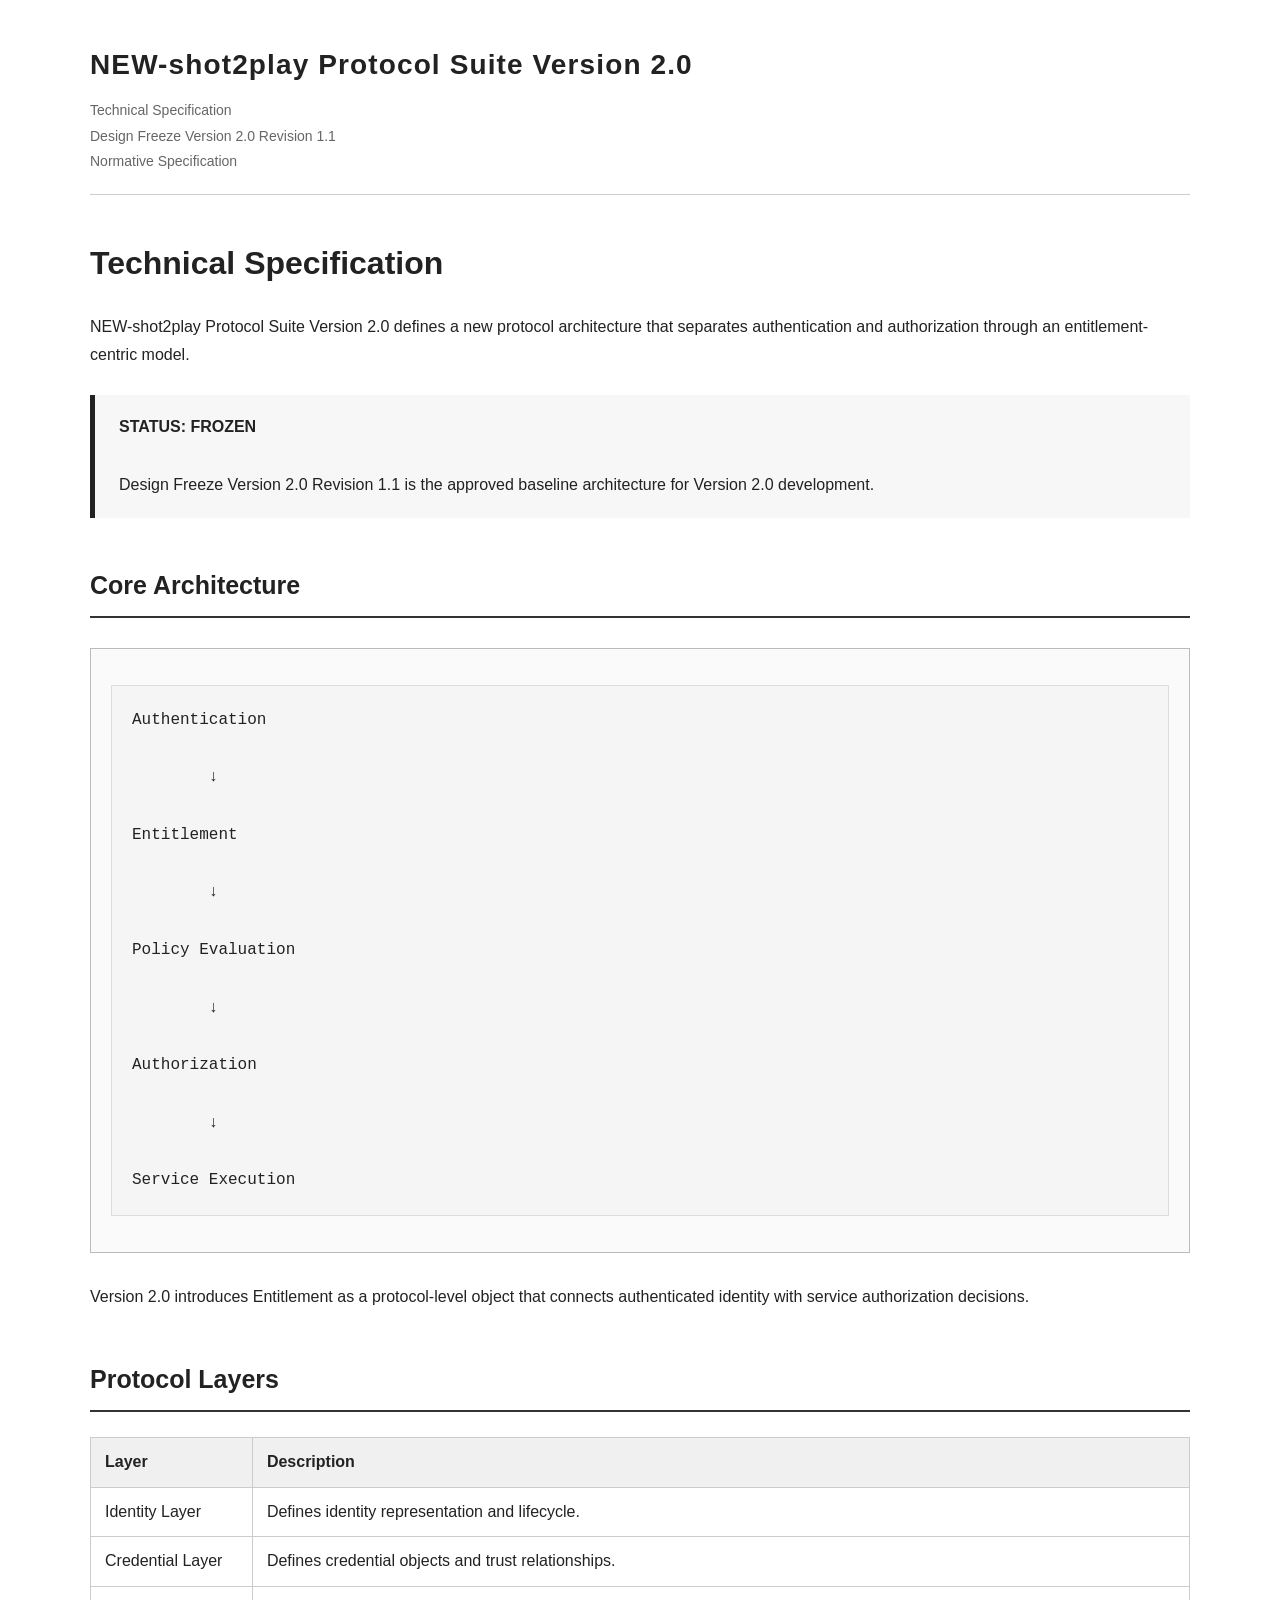
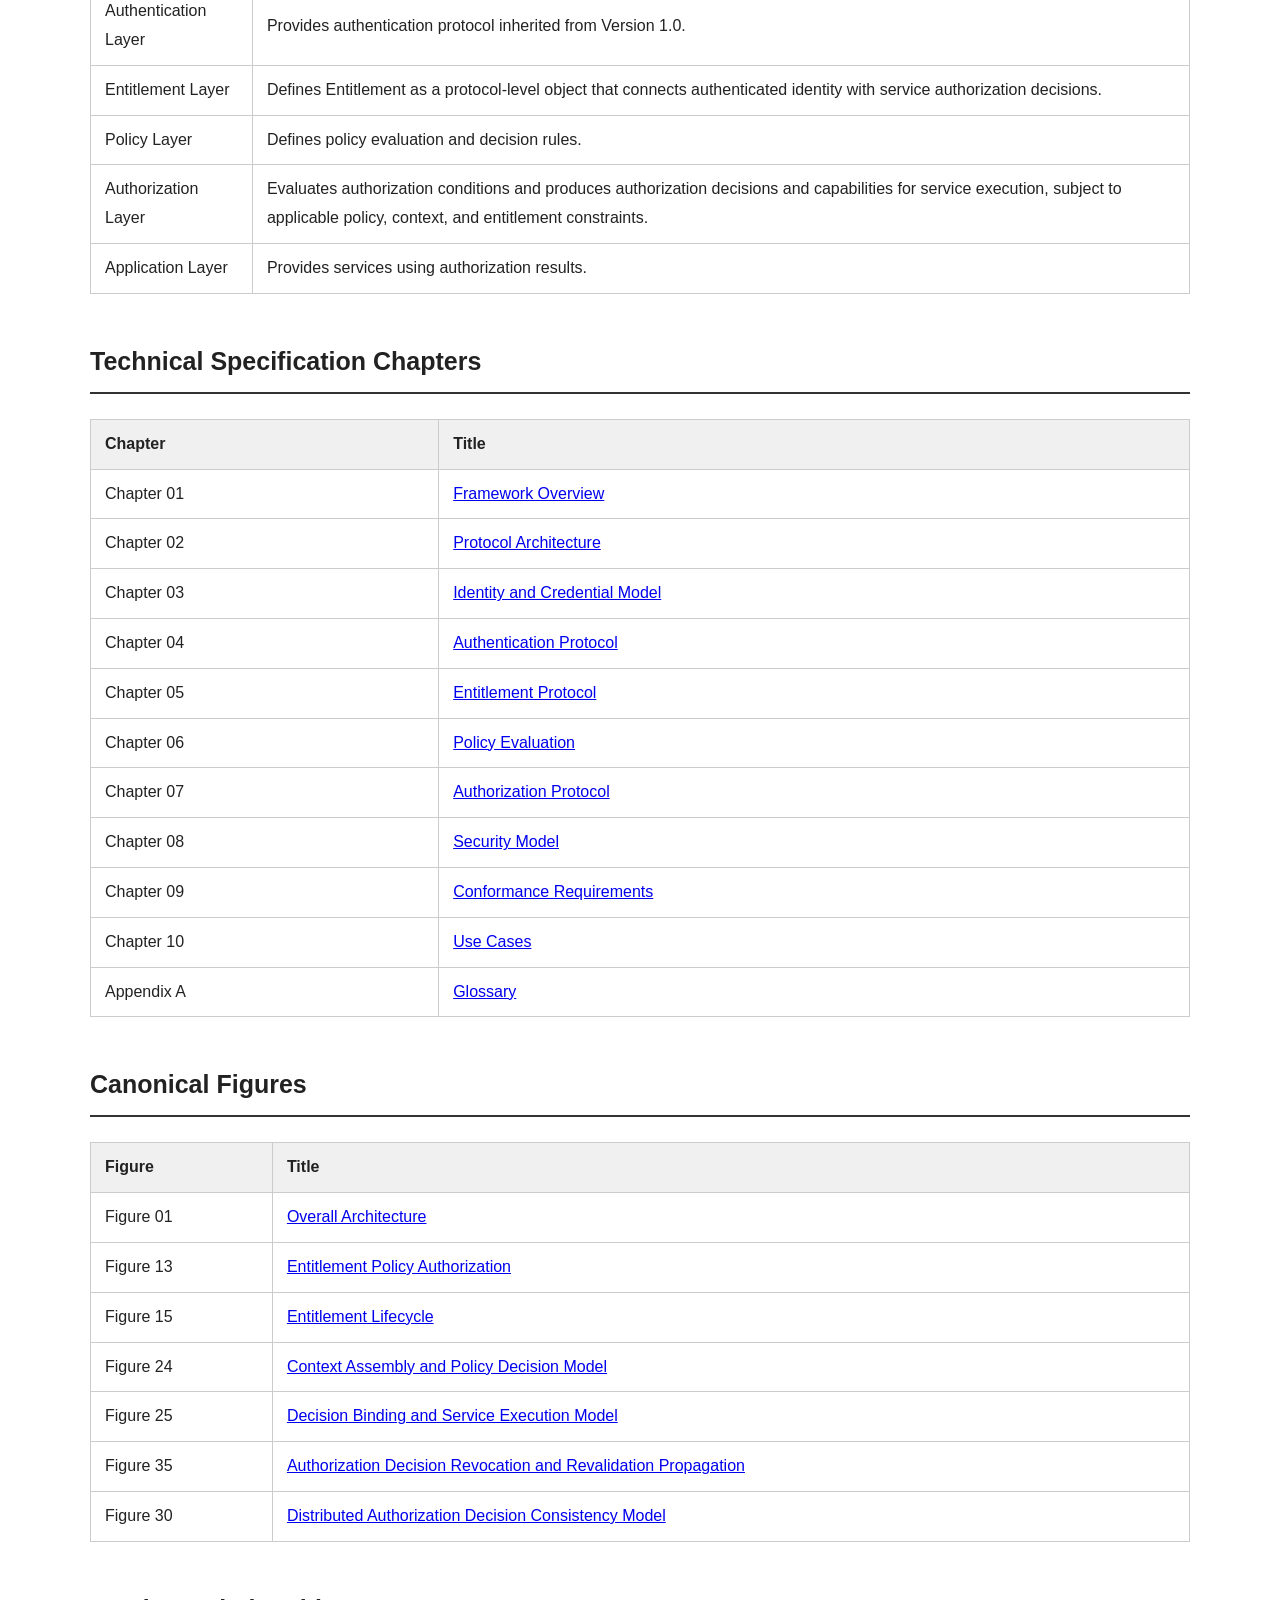
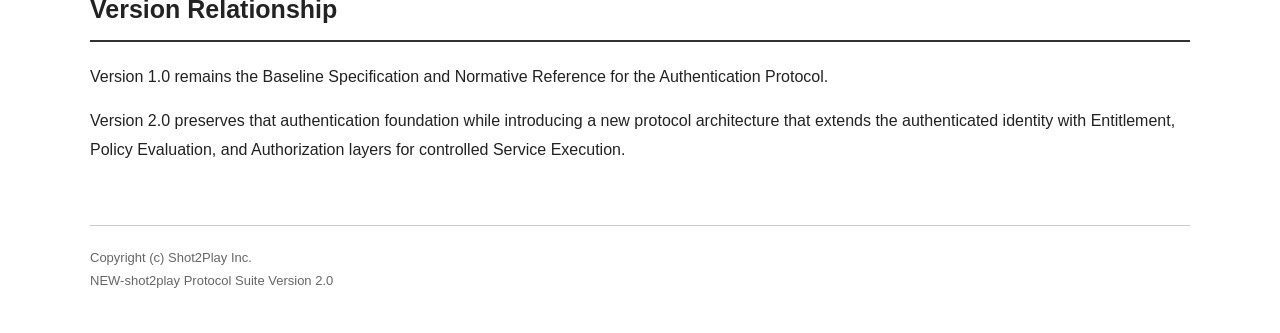
<file: docs/index.html>
<!DOCTYPE html>
<html lang="en">

<head>

<meta charset="UTF-8">

<meta name="viewport" content="width=device-width, initial-scale=1.0">

<title>
NEW-shot2play Protocol Suite Version 2.0
</title>

<link rel="stylesheet" href="../css/patent.css">

</head>


<body>


<div class="container">


<header class="spec-header">

<div class="spec-title">
NEW-shot2play Protocol Suite Version 2.0
</div>

<div class="spec-version">
Technical Specification<br>
Design Freeze Version 2.0 Revision 1.1<br>
Normative Specification
</div>

</header>



<section>


<h1>
Technical Specification
</h1>


<p>
NEW-shot2play Protocol Suite Version 2.0 defines a new protocol
architecture that separates authentication and authorization through
an entitlement-centric model.
</p>


<div class="normative must">

<strong>STATUS: FROZEN</strong><br><br>

Design Freeze Version 2.0 Revision 1.1 is the approved baseline
architecture for Version 2.0 development.

</div>


</section>




<section>


<h2>
Core Architecture
</h2>


<div class="object-definition">


<pre>
Authentication

        ↓

Entitlement

        ↓

Policy Evaluation

        ↓

Authorization

        ↓

Service Execution
</pre>


</div>


<p>
Version 2.0 introduces Entitlement as a protocol-level object that
connects authenticated identity with service authorization decisions.
</p>


</section>





<section>


<h2>
Protocol Layers
</h2>


<table>

<tr>
<th>
Layer
</th>

<th>
Description
</th>
</tr>


<tr>
<td>
Identity Layer
</td>

<td>
Defines identity representation and lifecycle.
</td>
</tr>


<tr>
<td>
Credential Layer
</td>

<td>
Defines credential objects and trust relationships.
</td>
</tr>


<tr>
<td>
Authentication Layer
</td>

<td>
Provides authentication protocol inherited from Version 1.0.
</td>
</tr>


<tr>
<td>
Entitlement Layer
</td>

<td>
Defines Entitlement as a protocol-level object that connects
authenticated identity with service authorization decisions.
</td>
</tr>


<tr>
<td>
Policy Layer
</td>

<td>
Defines policy evaluation and decision rules.
</td>
</tr>


<tr>
<td>
Authorization Layer
</td>

<td>
Evaluates authorization conditions and produces authorization
decisions and capabilities for service execution, subject to
applicable policy, context, and entitlement constraints.
</td>
</tr>


<tr>
<td>
Application Layer
</td>

<td>
Provides services using authorization results.
</td>
</tr>


</table>


</section>






<section>


<h2>
Technical Specification Chapters
</h2>


<table>


<tr>
<th>
Chapter
</th>

<th>
Title
</th>

</tr>


<tr>
<td>
Chapter 01
</td>

<td>
<a href="chapter01_framework_overview.html">
Framework Overview
</a>
</td>
</tr>


<tr>
<td>
Chapter 02
</td>

<td>
<a href="chapter02_protocol_architecture.html">
Protocol Architecture
</a>
</td>
</tr>


<tr>
<td>
Chapter 03
</td>

<td>
<a href="chapter03_identity_credential_model.html">
Identity and Credential Model
</a>
</td>
</tr>


<tr>
<td>
Chapter 04
</td>

<td>
<a href="chapter04_authentication_protocol.html">
Authentication Protocol
</a>
</td>
</tr>


<tr>
<td>
Chapter 05
</td>

<td>
<a href="chapter05_entitlement_protocol.html">
Entitlement Protocol
</a>
</td>
</tr>


<tr>
<td>
Chapter 06
</td>

<td>
<a href="chapter06_policy_evaluation.html">
Policy Evaluation
</a>
</td>
</tr>


<tr>
<td>
Chapter 07
</td>

<td>
<a href="chapter07_authorization_protocol.html">
Authorization Protocol
</a>
</td>
</tr>


<tr>
<td>
Chapter 08
</td>

<td>
<a href="chapter08_security_model.html">
Security Model
</a>
</td>
</tr>


<tr>
<td>
Chapter 09
</td>

<td>
<a href="chapter09_conformance.html">
Conformance Requirements
</a>
</td>
</tr>


<tr>
<td>
Chapter 10
</td>

<td>
<a href="chapter10_use_cases.html">
Use Cases
</a>
</td>
</tr>


<tr>
<td>
Appendix A
</td>

<td>
<a href="appendix_a_glossary.html">
Glossary
</a>
</td>
</tr>


</table>


</section>






<section>


<h2>
Canonical Figures
</h2>


<table>

<tr>
<th>
Figure
</th>

<th>
Title
</th>
</tr>


<tr>
<td>
Figure 01
</td>

<td>
<a href="../figures/figure01_overall_architecture.svg">
Overall Architecture
</a>
</td>
</tr>


<tr>
<td>
Figure 13
</td>

<td>
<a href="../figures/figure13_entitlement_policy_authorization.svg">
Entitlement Policy Authorization
</a>
</td>
</tr>


<tr>
<td>
Figure 15
</td>

<td>
<a href="../figures/figure15_entitlement_lifecycle.svg">
Entitlement Lifecycle
</a>
</td>
</tr>


<tr>
<td>
Figure 24
</td>

<td>
<a href="../figures/figure24_context_assembly_policy_decision.svg">
Context Assembly and Policy Decision Model
</a>
</td>
</tr>


<tr>
<td>
Figure 25
</td>

<td>
<a href="../figures/figure25_decision_binding_service_execution.svg">
Decision Binding and Service Execution Model
</a>
</td>
</tr>


<tr>
<td>
Figure 35
</td>

<td>
<a href="../figures/figure35_authorization_decision_revocation_revalidation_propagation.svg">
Authorization Decision Revocation and Revalidation Propagation
</a>
</td>
</tr>


<tr>
<td>
Figure 30
</td>

<td>
<a href="../figures/figure30_distributed_authorization_decision_consistency.svg">
Distributed Authorization Decision Consistency Model
</a>
</td>
</tr>


</table>


</section>






<section>


<h2>
Version Relationship
</h2>


<p>

Version 1.0 remains the Baseline Specification and Normative Reference
for the Authentication Protocol.

</p>


<p>

Version 2.0 preserves that authentication foundation while introducing
a new protocol architecture that extends the authenticated identity
with Entitlement, Policy Evaluation, and Authorization layers for
controlled Service Execution.

</p>


</section>






<footer class="spec-footer">

Copyright (c) Shot2Play Inc.<br>

NEW-shot2play Protocol Suite Version 2.0

</footer>



</div>


</body>

</html>
</file>
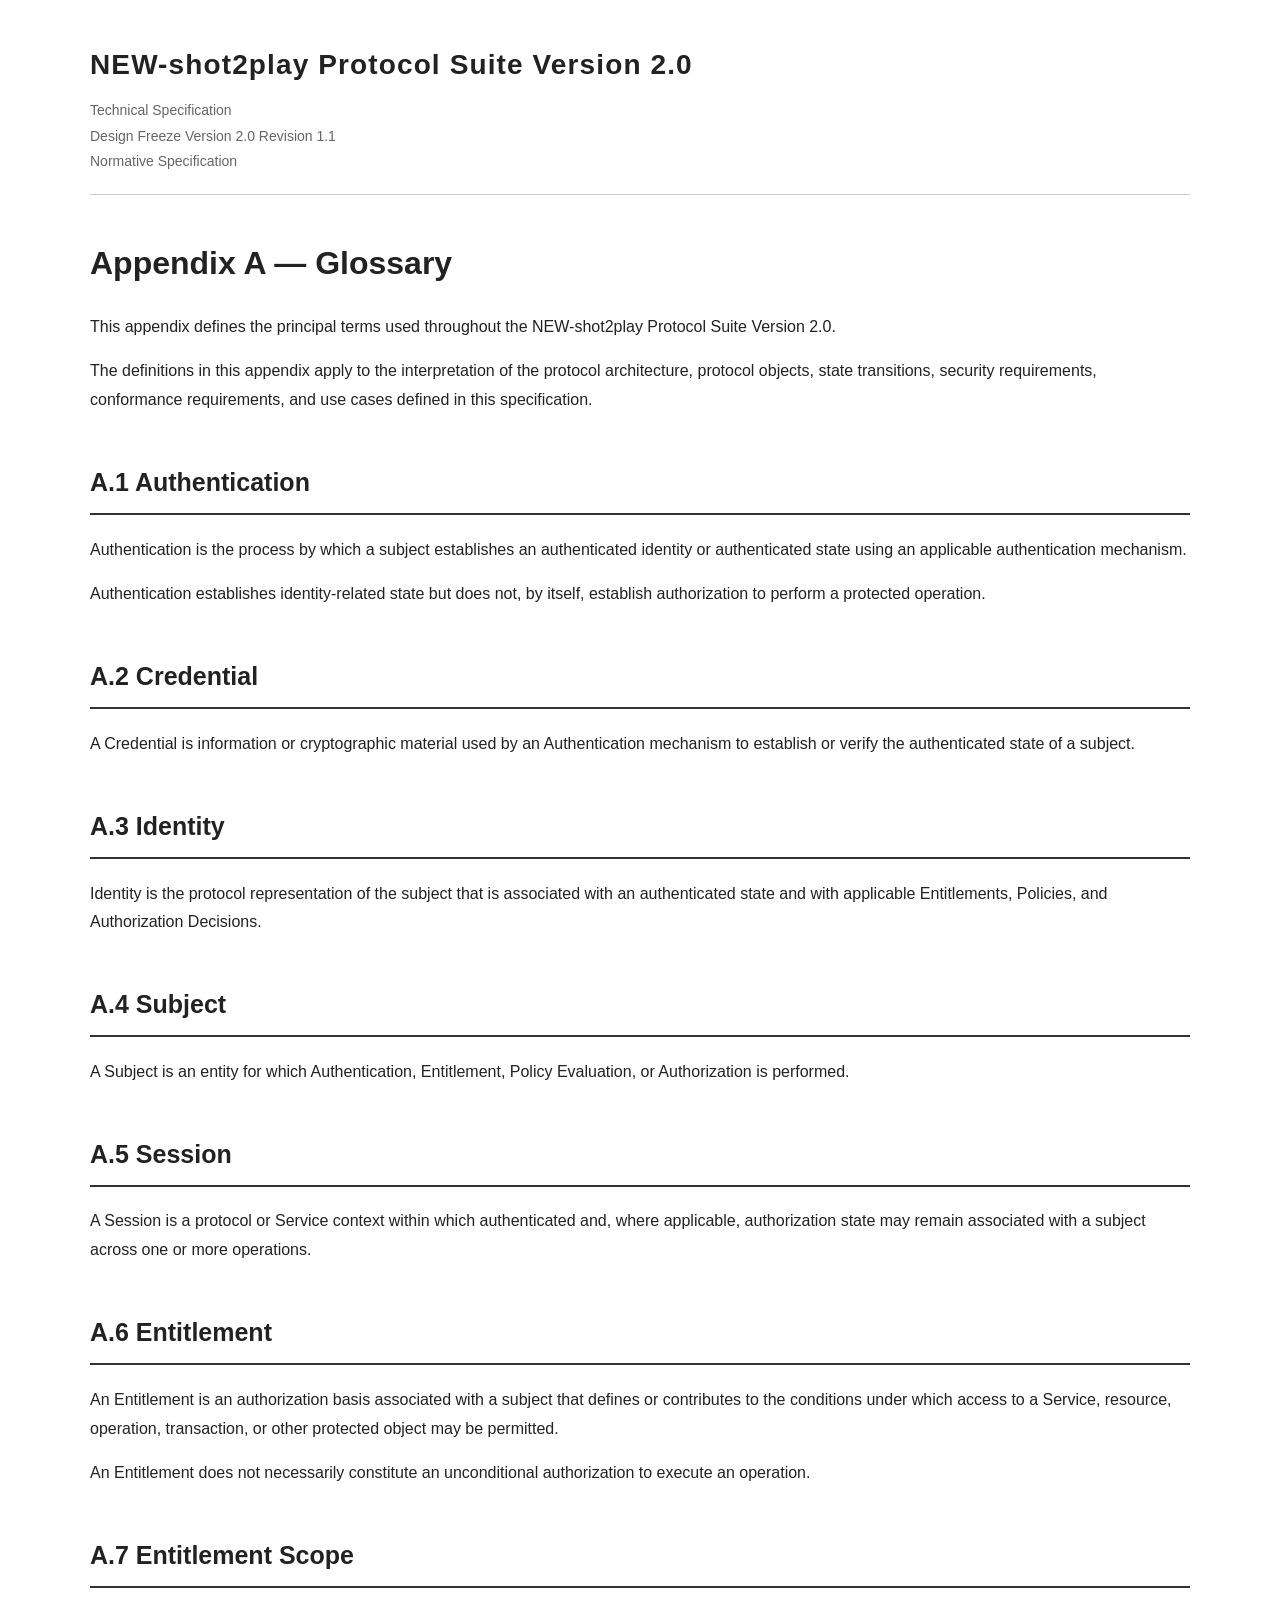
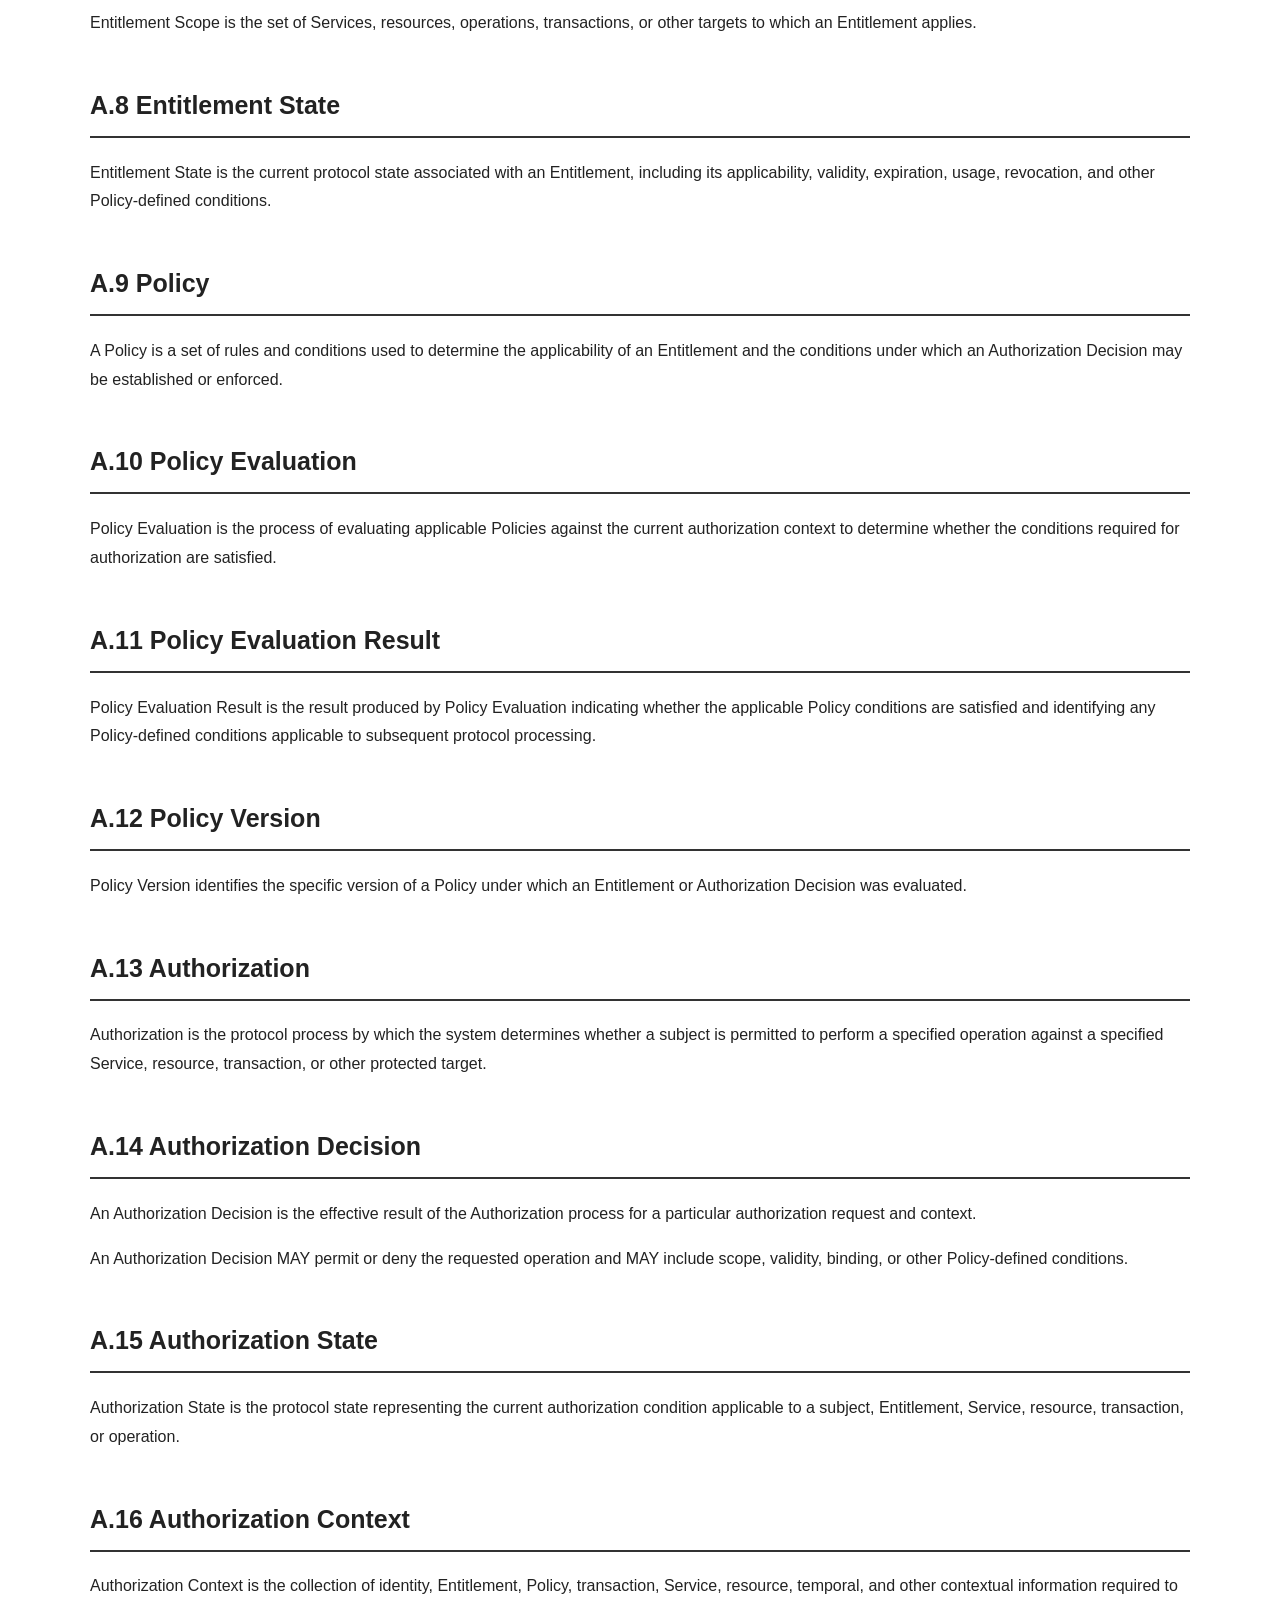
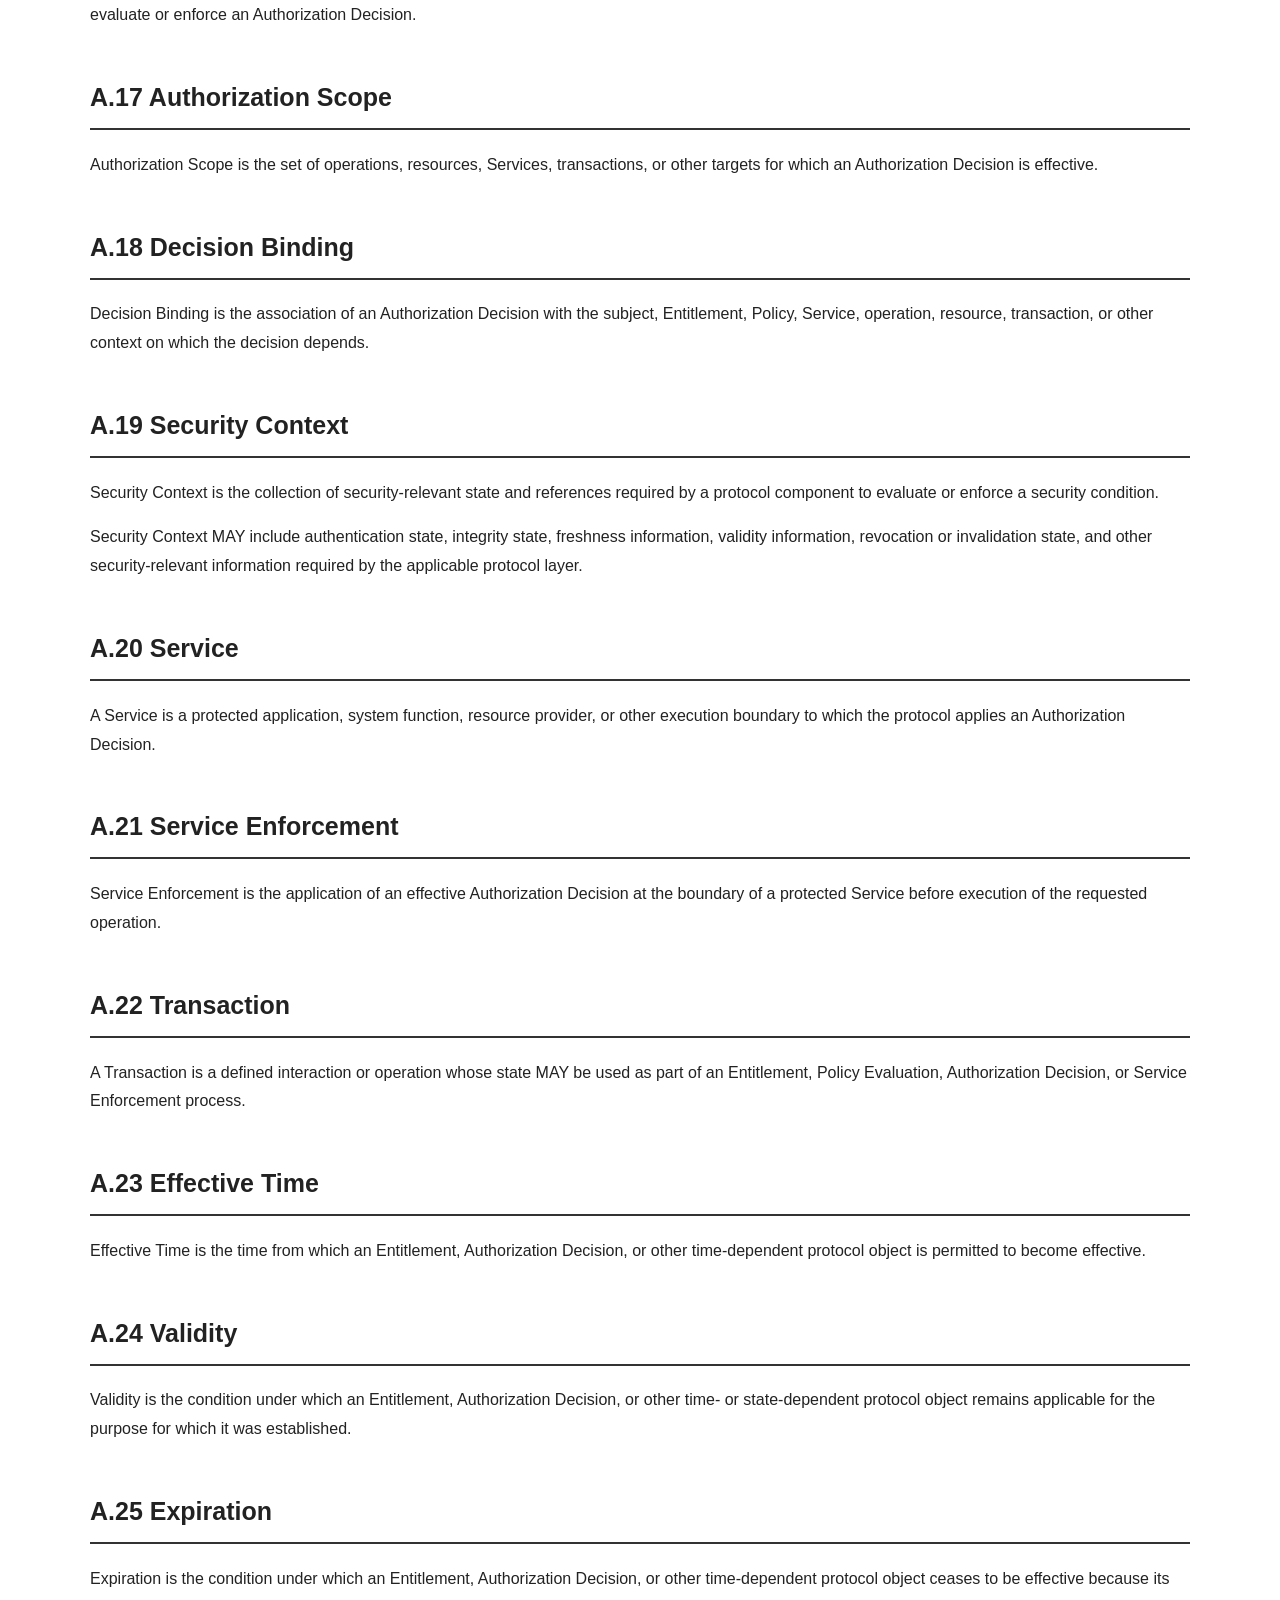
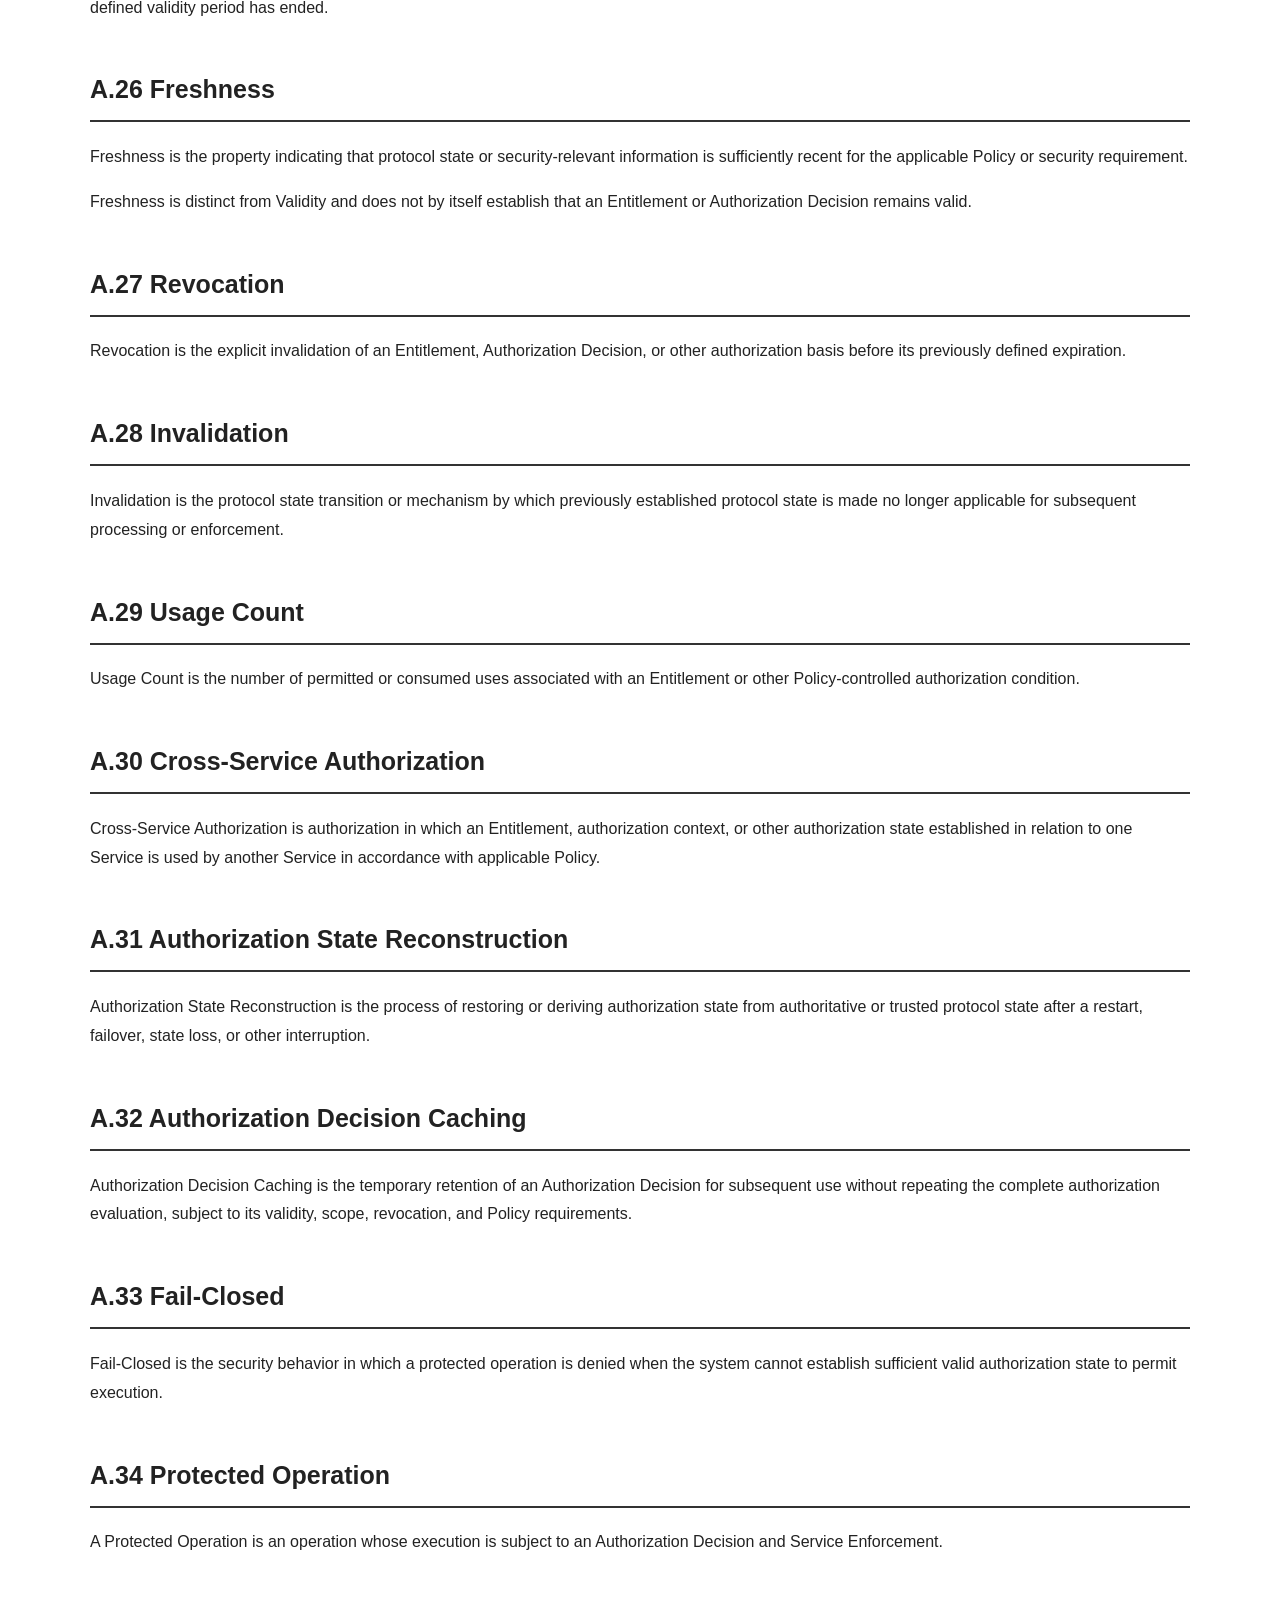
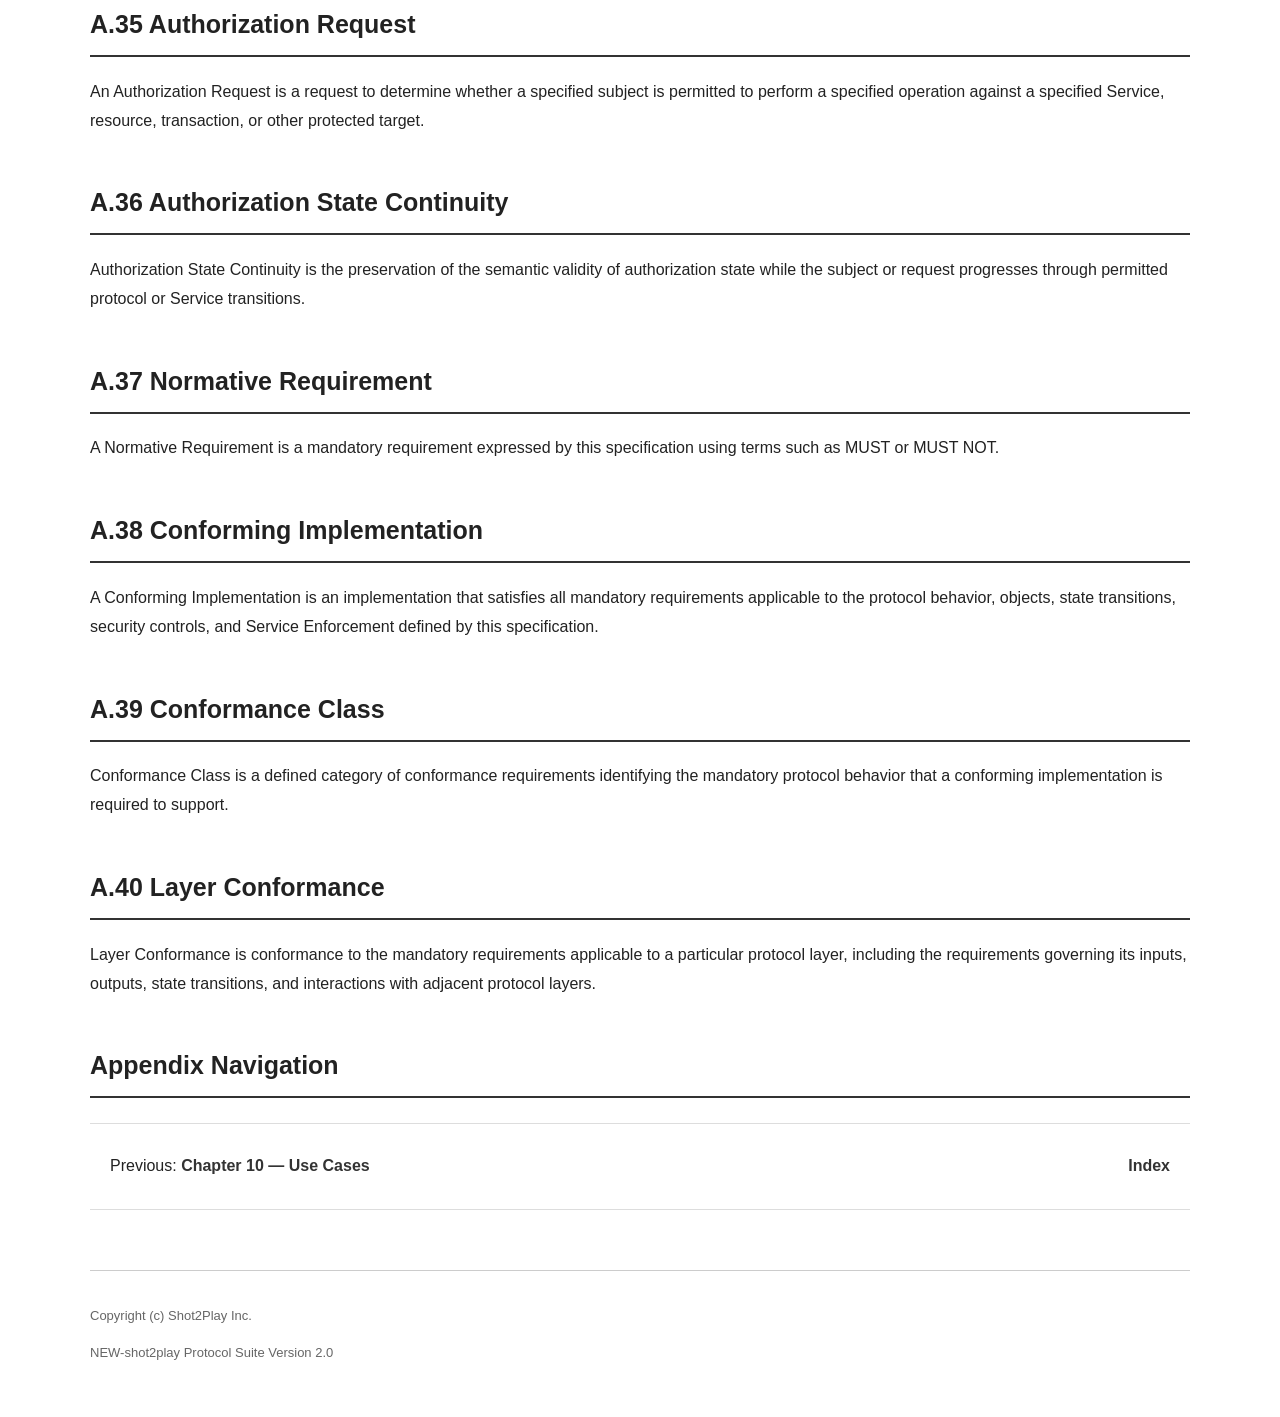
<file: docs/appendix_a_glossary.html>
<!DOCTYPE html>
<html lang="en">

<head>

<meta charset="UTF-8">

<meta name="viewport" content="width=device-width, initial-scale=1.0">

<title>
Appendix A — Glossary
</title>

<link rel="stylesheet" href="../css/patent.css">

</head>


<body>


<div class="container">


<header class="spec-header">

<div class="spec-title">
NEW-shot2play Protocol Suite Version 2.0
</div>

<div class="spec-version">
Technical Specification<br>
Design Freeze Version 2.0 Revision 1.1<br>
Normative Specification
</div>

</header>


<main>


<section>

<h1>
Appendix A — Glossary
</h1>

<p>
This appendix defines the principal terms used throughout the
NEW-shot2play Protocol Suite Version 2.0.
</p>

<p>
The definitions in this appendix apply to the interpretation of
the protocol architecture, protocol objects, state transitions,
security requirements, conformance requirements, and use cases
defined in this specification.
</p>

</section>


<section>

<h2>
A.1 Authentication
</h2>

<p>
Authentication is the process by which a subject establishes
an authenticated identity or authenticated state using an
applicable authentication mechanism.
</p>

<p>
Authentication establishes identity-related state but does not,
by itself, establish authorization to perform a protected
operation.
</p>

</section>


<section>

<h2>
A.2 Credential
</h2>

<p>
A Credential is information or cryptographic material used by
an Authentication mechanism to establish or verify the
authenticated state of a subject.
</p>

</section>


<section>

<h2>
A.3 Identity
</h2>

<p>
Identity is the protocol representation of the subject that is
associated with an authenticated state and with applicable
Entitlements, Policies, and Authorization Decisions.
</p>

</section>


<section>

<h2>
A.4 Subject
</h2>

<p>
A Subject is an entity for which Authentication, Entitlement,
Policy Evaluation, or Authorization is performed.
</p>

</section>


<section>

<h2>
A.5 Session
</h2>

<p>
A Session is a protocol or Service context within which
authenticated and, where applicable, authorization state may
remain associated with a subject across one or more operations.
</p>

</section>


<section>

<h2>
A.6 Entitlement
</h2>

<p>
An Entitlement is an authorization basis associated with a
subject that defines or contributes to the conditions under
which access to a Service, resource, operation, transaction,
or other protected object may be permitted.
</p>

<p>
An Entitlement does not necessarily constitute an unconditional
authorization to execute an operation.
</p>

</section>


<section>

<h2>
A.7 Entitlement Scope
</h2>

<p>
Entitlement Scope is the set of Services, resources, operations,
transactions, or other targets to which an Entitlement applies.
</p>

</section>


<section>

<h2>
A.8 Entitlement State
</h2>

<p>
Entitlement State is the current protocol state associated with
an Entitlement, including its applicability, validity,
expiration, usage, revocation, and other Policy-defined
conditions.
</p>

</section>


<section>

<h2>
A.9 Policy
</h2>

<p>
A Policy is a set of rules and conditions used to determine the
applicability of an Entitlement and the conditions under which
an Authorization Decision may be established or enforced.
</p>

</section>


<section>

<h2>
A.10 Policy Evaluation
</h2>

<p>
Policy Evaluation is the process of evaluating applicable
Policies against the current authorization context to determine
whether the conditions required for authorization are satisfied.
</p>

</section>


<section>

<h2>
A.11 Policy Evaluation Result
</h2>

<p>
Policy Evaluation Result is the result produced by Policy
Evaluation indicating whether the applicable Policy conditions
are satisfied and identifying any Policy-defined conditions
applicable to subsequent protocol processing.
</p>

</section>


<section>

<h2>
A.12 Policy Version
</h2>

<p>
Policy Version identifies the specific version of a Policy under
which an Entitlement or Authorization Decision was evaluated.
</p>

</section>


<section>

<h2>
A.13 Authorization
</h2>

<p>
Authorization is the protocol process by which the system
determines whether a subject is permitted to perform a specified
operation against a specified Service, resource, transaction,
or other protected target.
</p>

</section>


<section>

<h2>
A.14 Authorization Decision
</h2>

<p>
An Authorization Decision is the effective result of the
Authorization process for a particular authorization request
and context.
</p>

<p>
An Authorization Decision MAY permit or deny the requested
operation and MAY include scope, validity, binding, or other
Policy-defined conditions.
</p>

</section>


<section>

<h2>
A.15 Authorization State
</h2>

<p>
Authorization State is the protocol state representing the
current authorization condition applicable to a subject,
Entitlement, Service, resource, transaction, or operation.
</p>

</section>


<section>

<h2>
A.16 Authorization Context
</h2>

<p>
Authorization Context is the collection of identity,
Entitlement, Policy, transaction, Service, resource, temporal,
and other contextual information required to evaluate or enforce
an Authorization Decision.
</p>

</section>


<section>

<h2>
A.17 Authorization Scope
</h2>

<p>
Authorization Scope is the set of operations, resources,
Services, transactions, or other targets for which an
Authorization Decision is effective.
</p>

</section>


<section>

<h2>
A.18 Decision Binding
</h2>

<p>
Decision Binding is the association of an Authorization Decision
with the subject, Entitlement, Policy, Service, operation,
resource, transaction, or other context on which the decision
depends.
</p>

</section>


<section>

<h2>
A.19 Security Context
</h2>

<p>
Security Context is the collection of security-relevant state
and references required by a protocol component to evaluate or
enforce a security condition.
</p>

<p>
Security Context MAY include authentication state, integrity
state, freshness information, validity information, revocation
or invalidation state, and other security-relevant information
required by the applicable protocol layer.
</p>

</section>


<section>

<h2>
A.20 Service
</h2>

<p>
A Service is a protected application, system function, resource
provider, or other execution boundary to which the protocol
applies an Authorization Decision.
</p>

</section>


<section>

<h2>
A.21 Service Enforcement
</h2>

<p>
Service Enforcement is the application of an effective
Authorization Decision at the boundary of a protected Service
before execution of the requested operation.
</p>

</section>


<section>

<h2>
A.22 Transaction
</h2>

<p>
A Transaction is a defined interaction or operation whose state
MAY be used as part of an Entitlement, Policy Evaluation,
Authorization Decision, or Service Enforcement process.
</p>

</section>


<section>

<h2>
A.23 Effective Time
</h2>

<p>
Effective Time is the time from which an Entitlement,
Authorization Decision, or other time-dependent protocol object
is permitted to become effective.
</p>

</section>


<section>

<h2>
A.24 Validity
</h2>

<p>
Validity is the condition under which an Entitlement,
Authorization Decision, or other time- or state-dependent
protocol object remains applicable for the purpose for which
it was established.
</p>

</section>


<section>

<h2>
A.25 Expiration
</h2>

<p>
Expiration is the condition under which an Entitlement,
Authorization Decision, or other time-dependent protocol object
ceases to be effective because its defined validity period has
ended.
</p>

</section>


<section>

<h2>
A.26 Freshness
</h2>

<p>
Freshness is the property indicating that protocol state or
security-relevant information is sufficiently recent for the
applicable Policy or security requirement.
</p>

<p>
Freshness is distinct from Validity and does not by itself
establish that an Entitlement or Authorization Decision
remains valid.
</p>

</section>


<section>

<h2>
A.27 Revocation
</h2>

<p>
Revocation is the explicit invalidation of an Entitlement,
Authorization Decision, or other authorization basis before its
previously defined expiration.
</p>

</section>


<section>

<h2>
A.28 Invalidation
</h2>

<p>
Invalidation is the protocol state transition or mechanism by
which previously established protocol state is made no longer
applicable for subsequent processing or enforcement.
</p>

</section>


<section>

<h2>
A.29 Usage Count
</h2>

<p>
Usage Count is the number of permitted or consumed uses
associated with an Entitlement or other Policy-controlled
authorization condition.
</p>

</section>


<section>

<h2>
A.30 Cross-Service Authorization
</h2>

<p>
Cross-Service Authorization is authorization in which an
Entitlement, authorization context, or other authorization state
established in relation to one Service is used by another
Service in accordance with applicable Policy.
</p>

</section>


<section>

<h2>
A.31 Authorization State Reconstruction
</h2>

<p>
Authorization State Reconstruction is the process of restoring
or deriving authorization state from authoritative or trusted
protocol state after a restart, failover, state loss, or other
interruption.
</p>

</section>


<section>

<h2>
A.32 Authorization Decision Caching
</h2>

<p>
Authorization Decision Caching is the temporary retention of an
Authorization Decision for subsequent use without repeating the
complete authorization evaluation, subject to its validity,
scope, revocation, and Policy requirements.
</p>

</section>


<section>

<h2>
A.33 Fail-Closed
</h2>

<p>
Fail-Closed is the security behavior in which a protected
operation is denied when the system cannot establish sufficient
valid authorization state to permit execution.
</p>

</section>


<section>

<h2>
A.34 Protected Operation
</h2>

<p>
A Protected Operation is an operation whose execution is subject
to an Authorization Decision and Service Enforcement.
</p>

</section>


<section>

<h2>
A.35 Authorization Request
</h2>

<p>
An Authorization Request is a request to determine whether a
specified subject is permitted to perform a specified operation
against a specified Service, resource, transaction, or other
protected target.
</p>

</section>


<section>

<h2>
A.36 Authorization State Continuity
</h2>

<p>
Authorization State Continuity is the preservation of the
semantic validity of authorization state while the subject or
request progresses through permitted protocol or Service
transitions.
</p>

</section>


<section>

<h2>
A.37 Normative Requirement
</h2>

<p>
A Normative Requirement is a mandatory requirement expressed by
this specification using terms such as MUST or MUST NOT.
</p>

</section>


<section>

<h2>
A.38 Conforming Implementation
</h2>

<p>
A Conforming Implementation is an implementation that satisfies
all mandatory requirements applicable to the protocol behavior,
objects, state transitions, security controls, and Service
Enforcement defined by this specification.
</p>

</section>


<section>

<h2>
A.39 Conformance Class
</h2>

<p>
Conformance Class is a defined category of conformance
requirements identifying the mandatory protocol behavior that
a conforming implementation is required to support.
</p>

</section>


<section>

<h2>
A.40 Layer Conformance
</h2>

<p>
Layer Conformance is conformance to the mandatory requirements
applicable to a particular protocol layer, including the
requirements governing its inputs, outputs, state transitions,
and interactions with adjacent protocol layers.
</p>

</section>


<section>

<h2>
Appendix Navigation
</h2>

<div class="chapter-nav">

<p>
Previous:
<a href="chapter10_use_cases.html">
Chapter 10 — Use Cases
</a>
</p>

<p>
<a href="index.html">
Index
</a>
</p>

</div>

</section>


</main>


<footer class="spec-footer">

<p>
Copyright (c) Shot2Play Inc.
</p>

<p>
NEW-shot2play Protocol Suite Version 2.0
</p>

</footer>


</div>


</body>

</html>
</file>
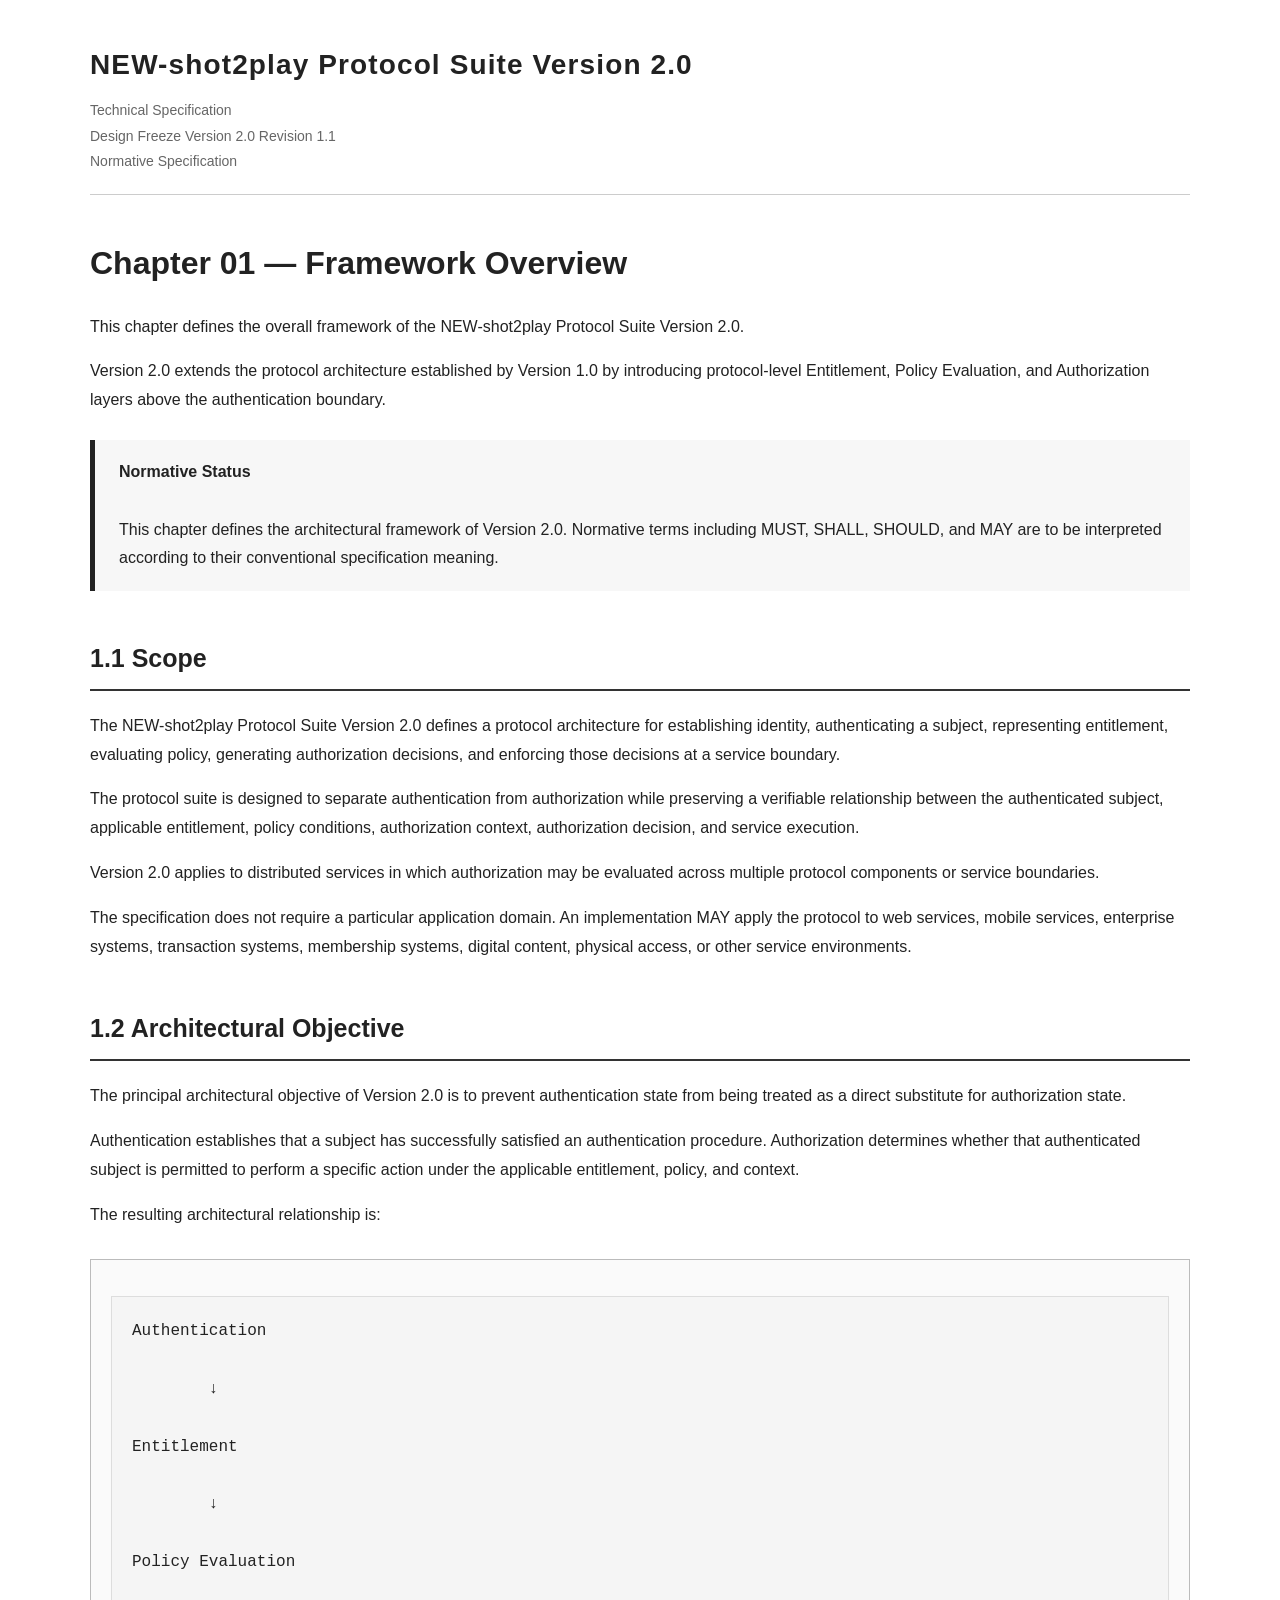
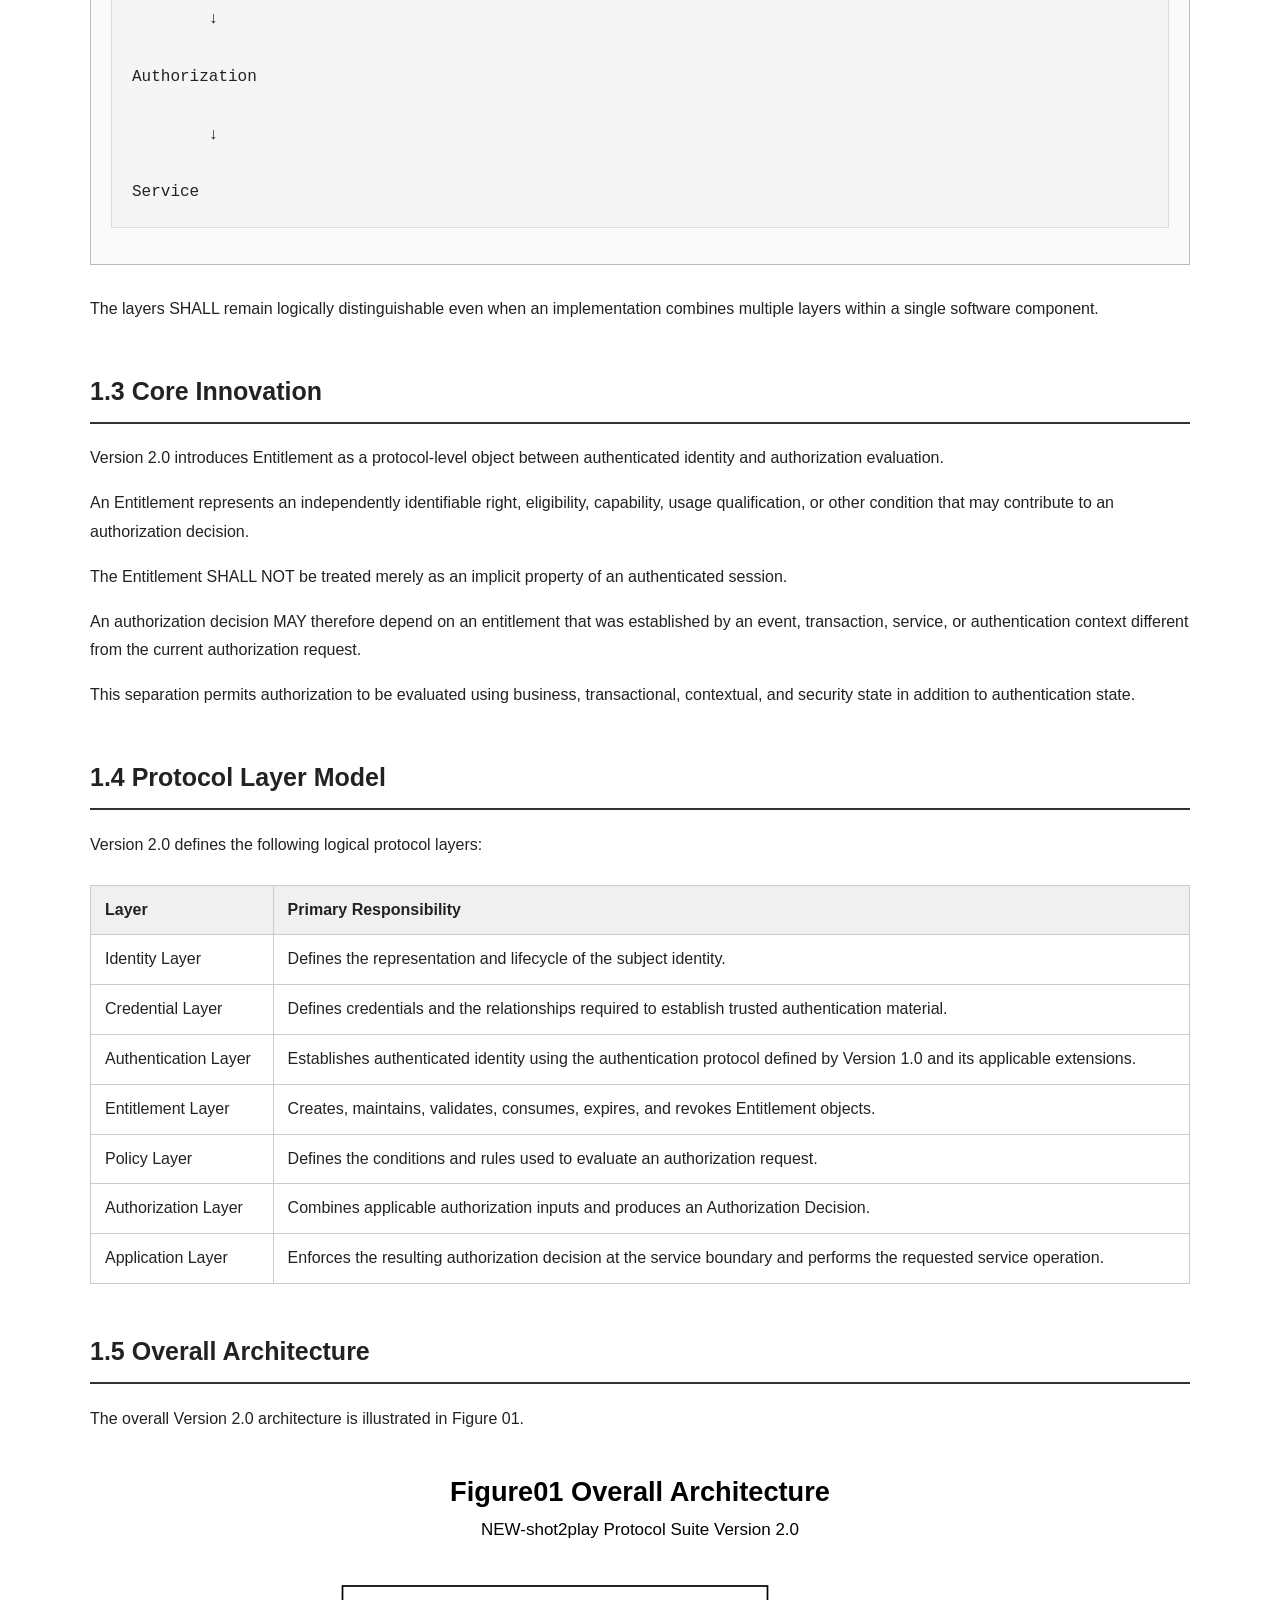
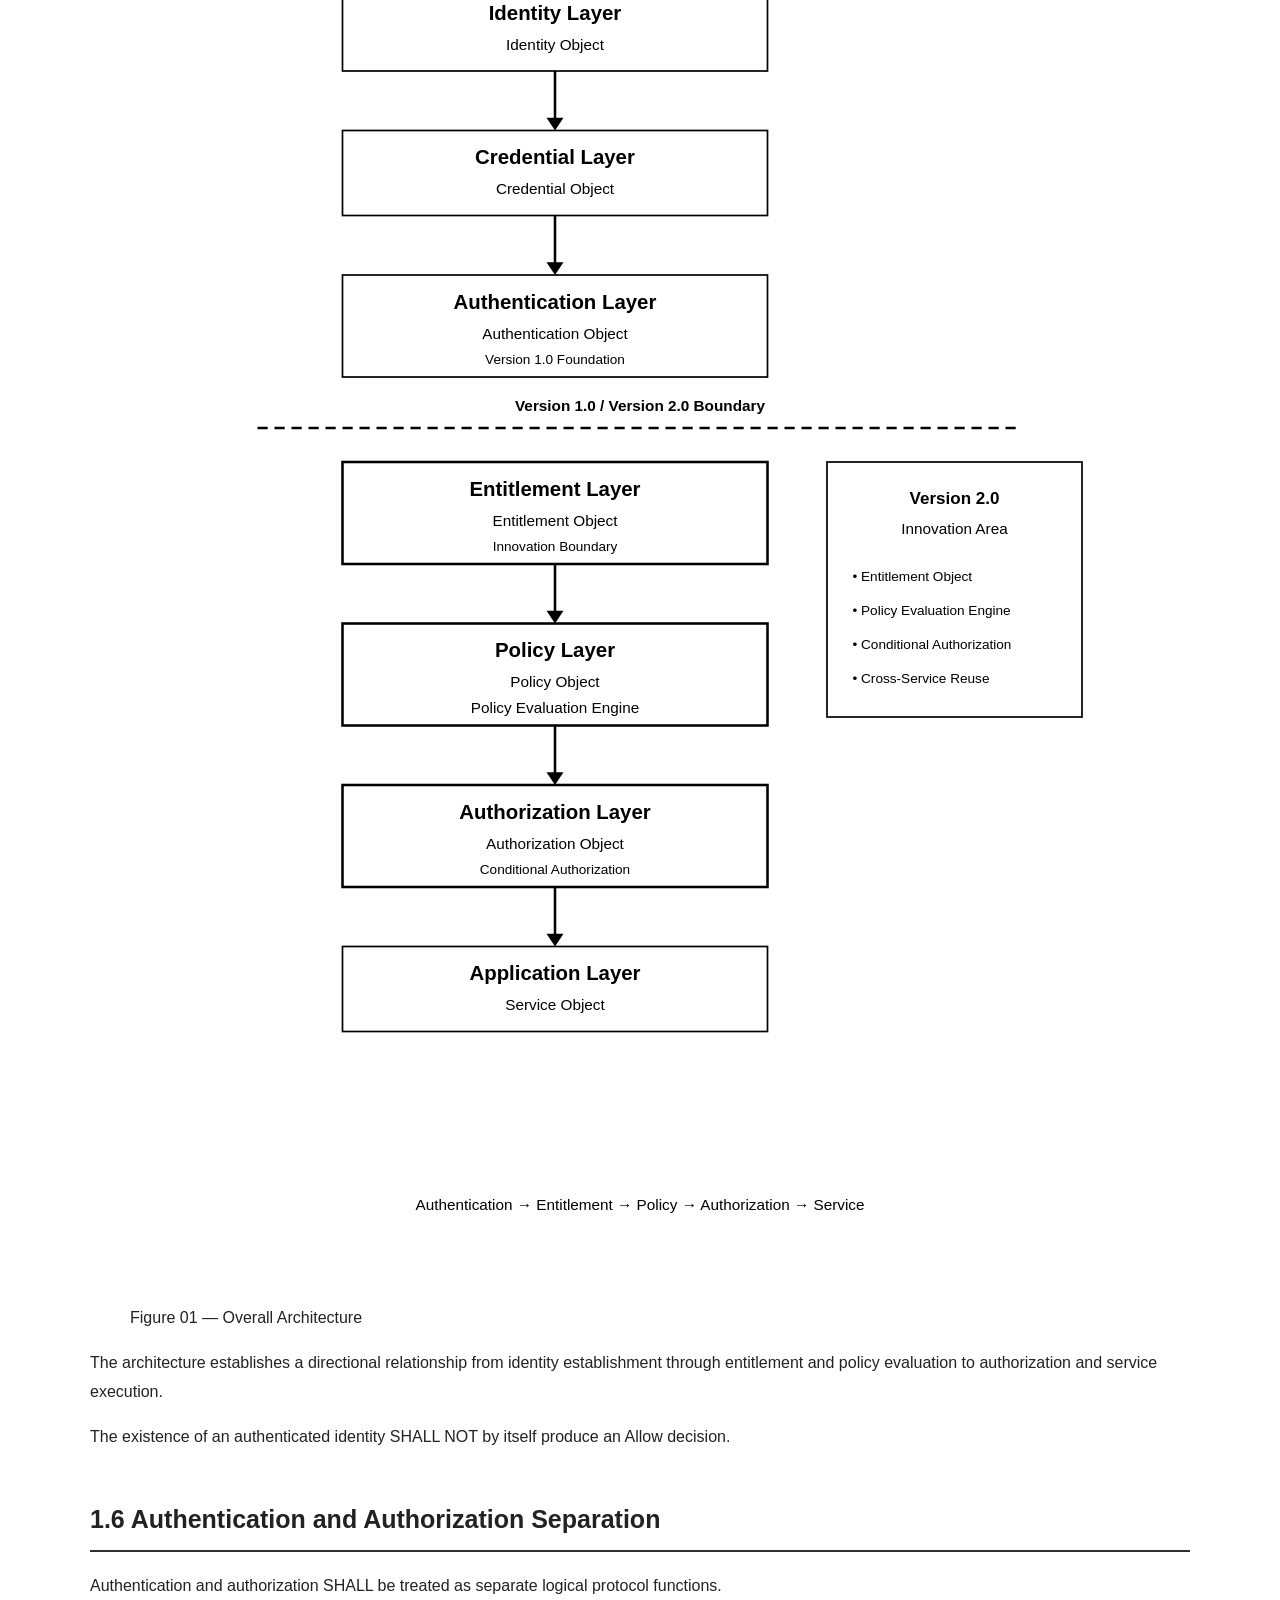
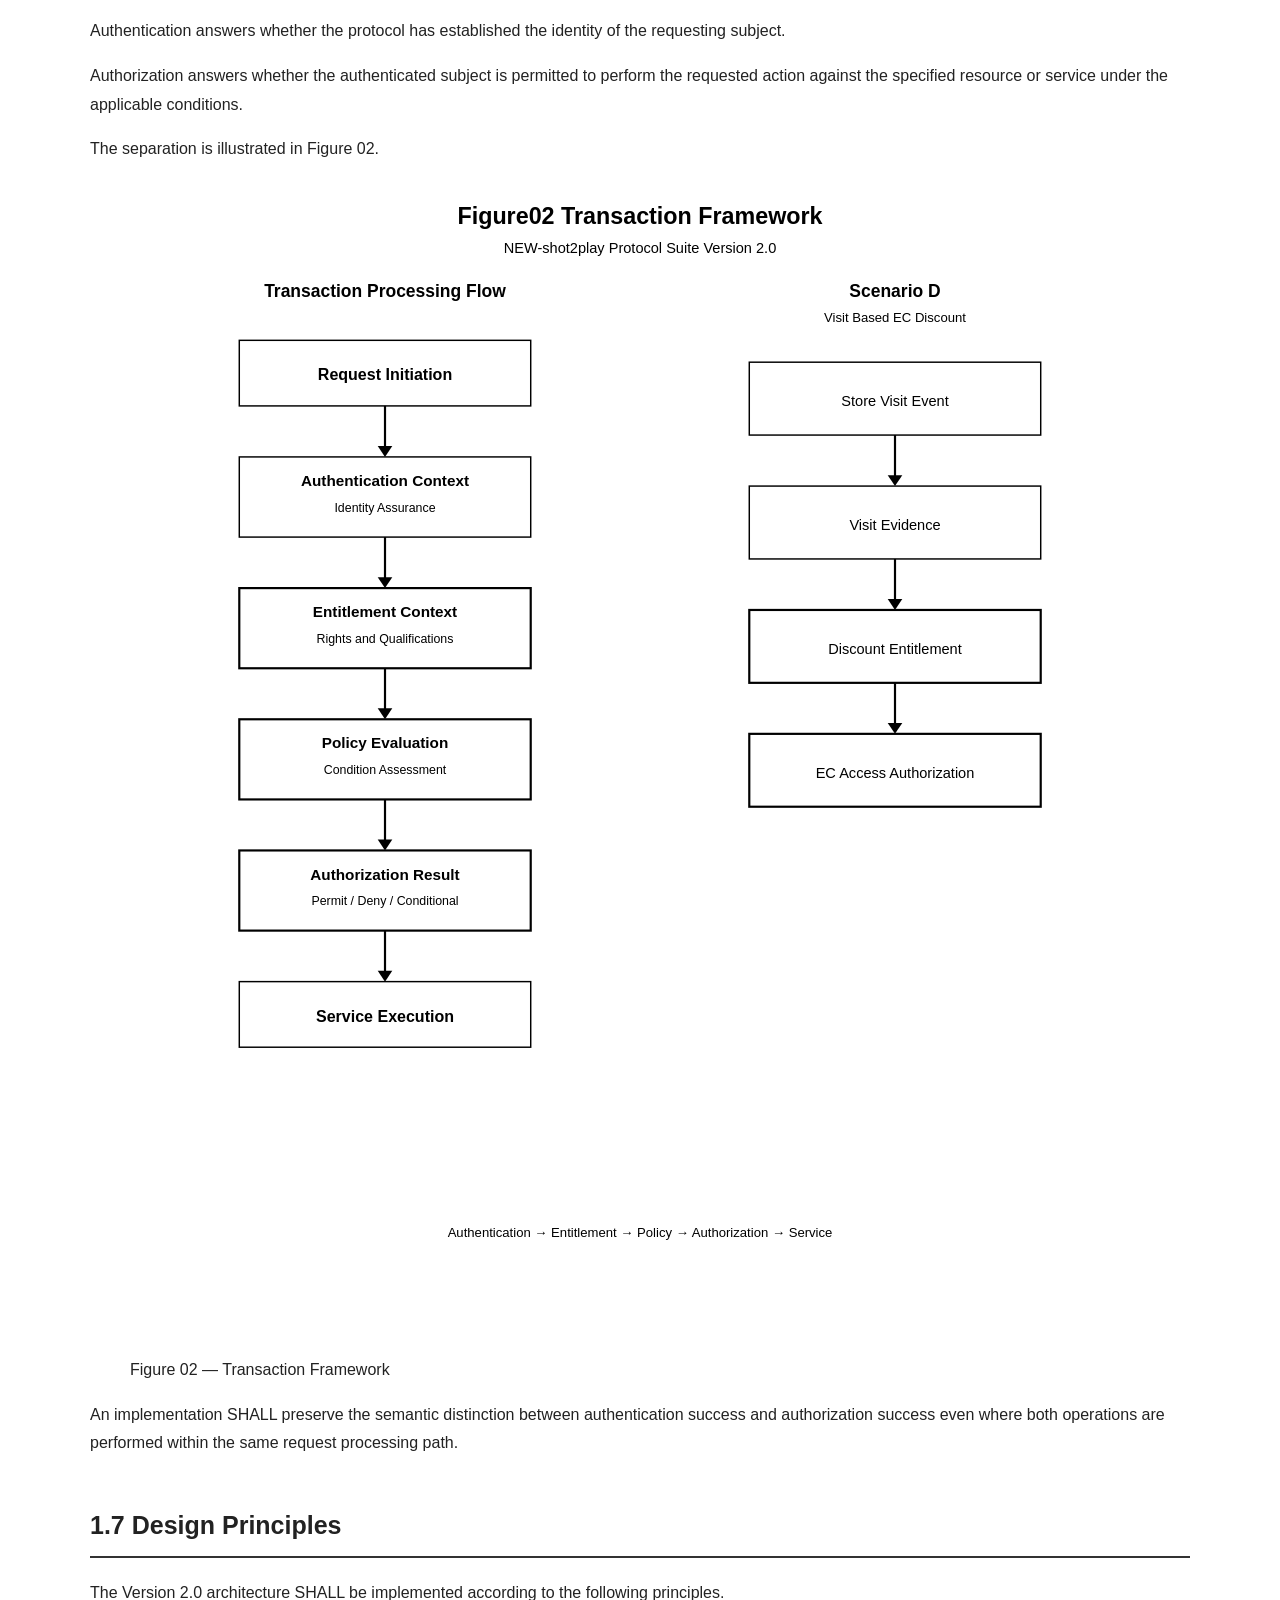
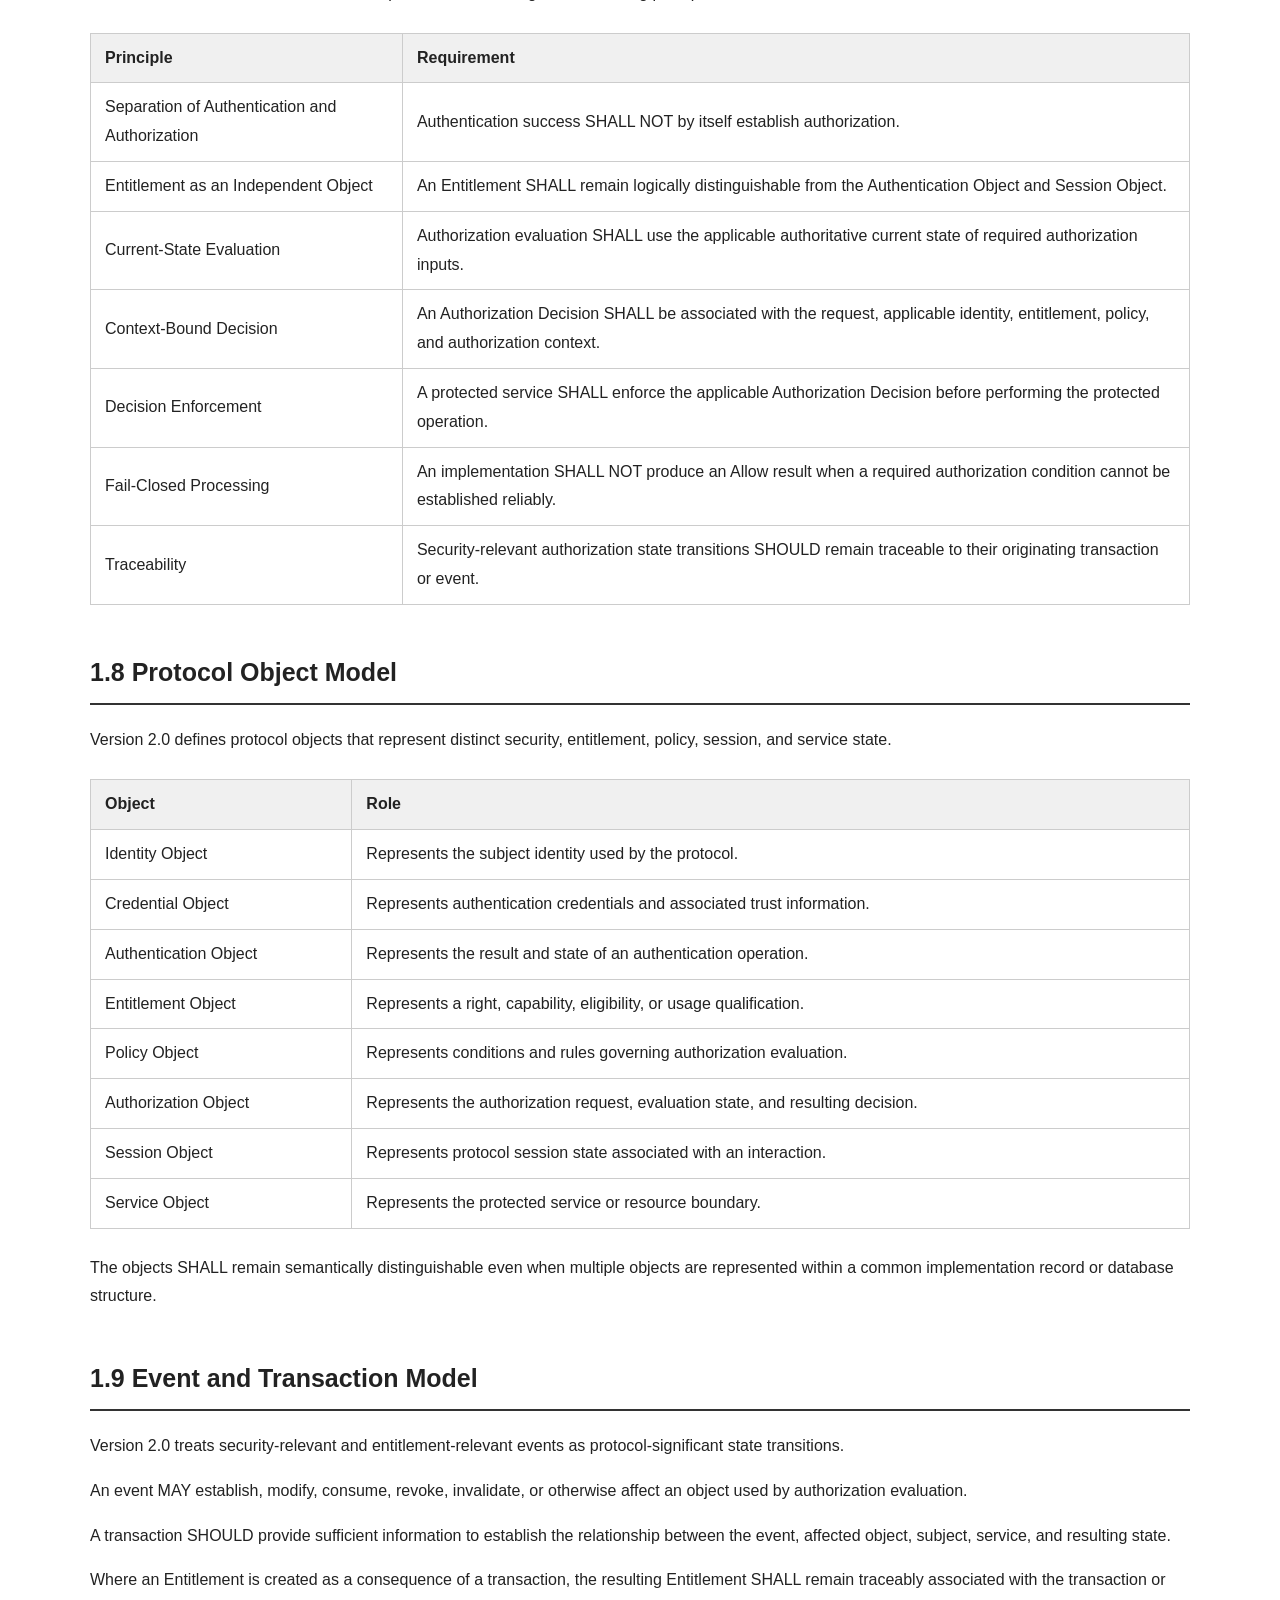
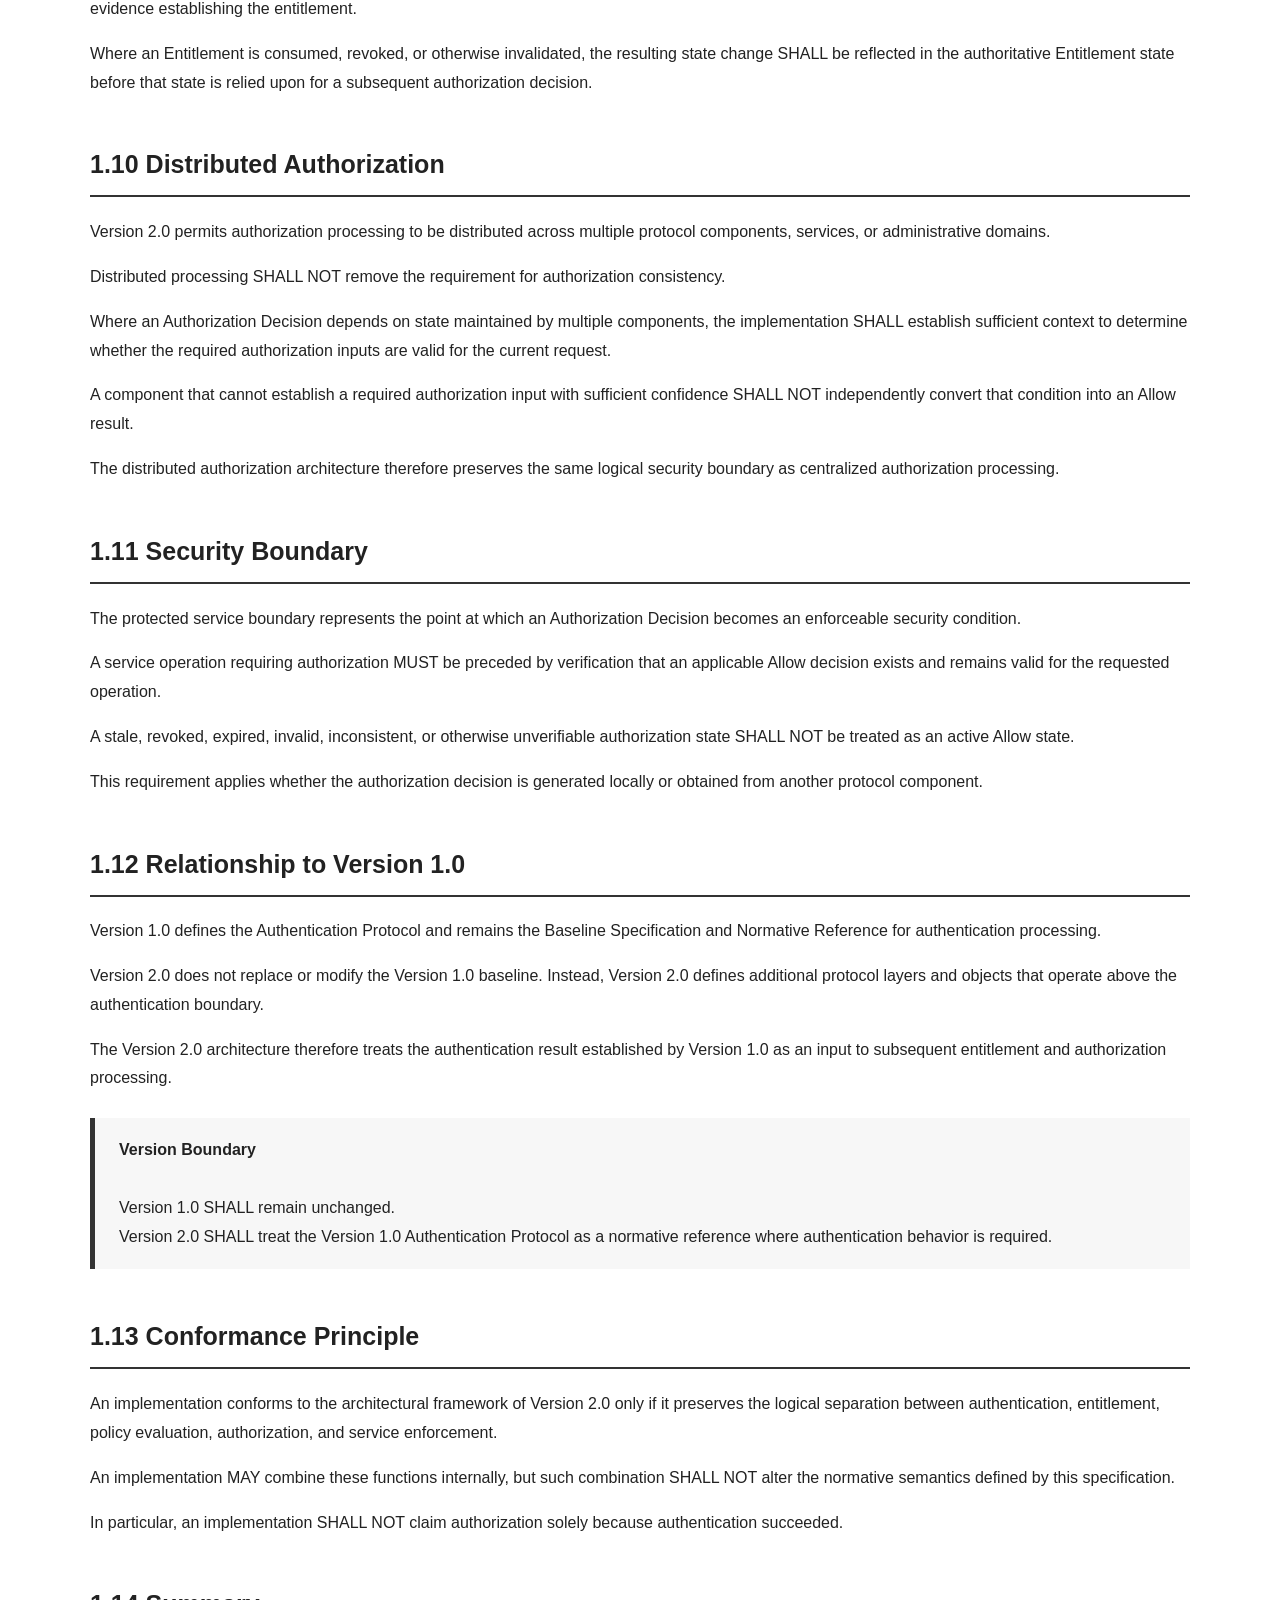
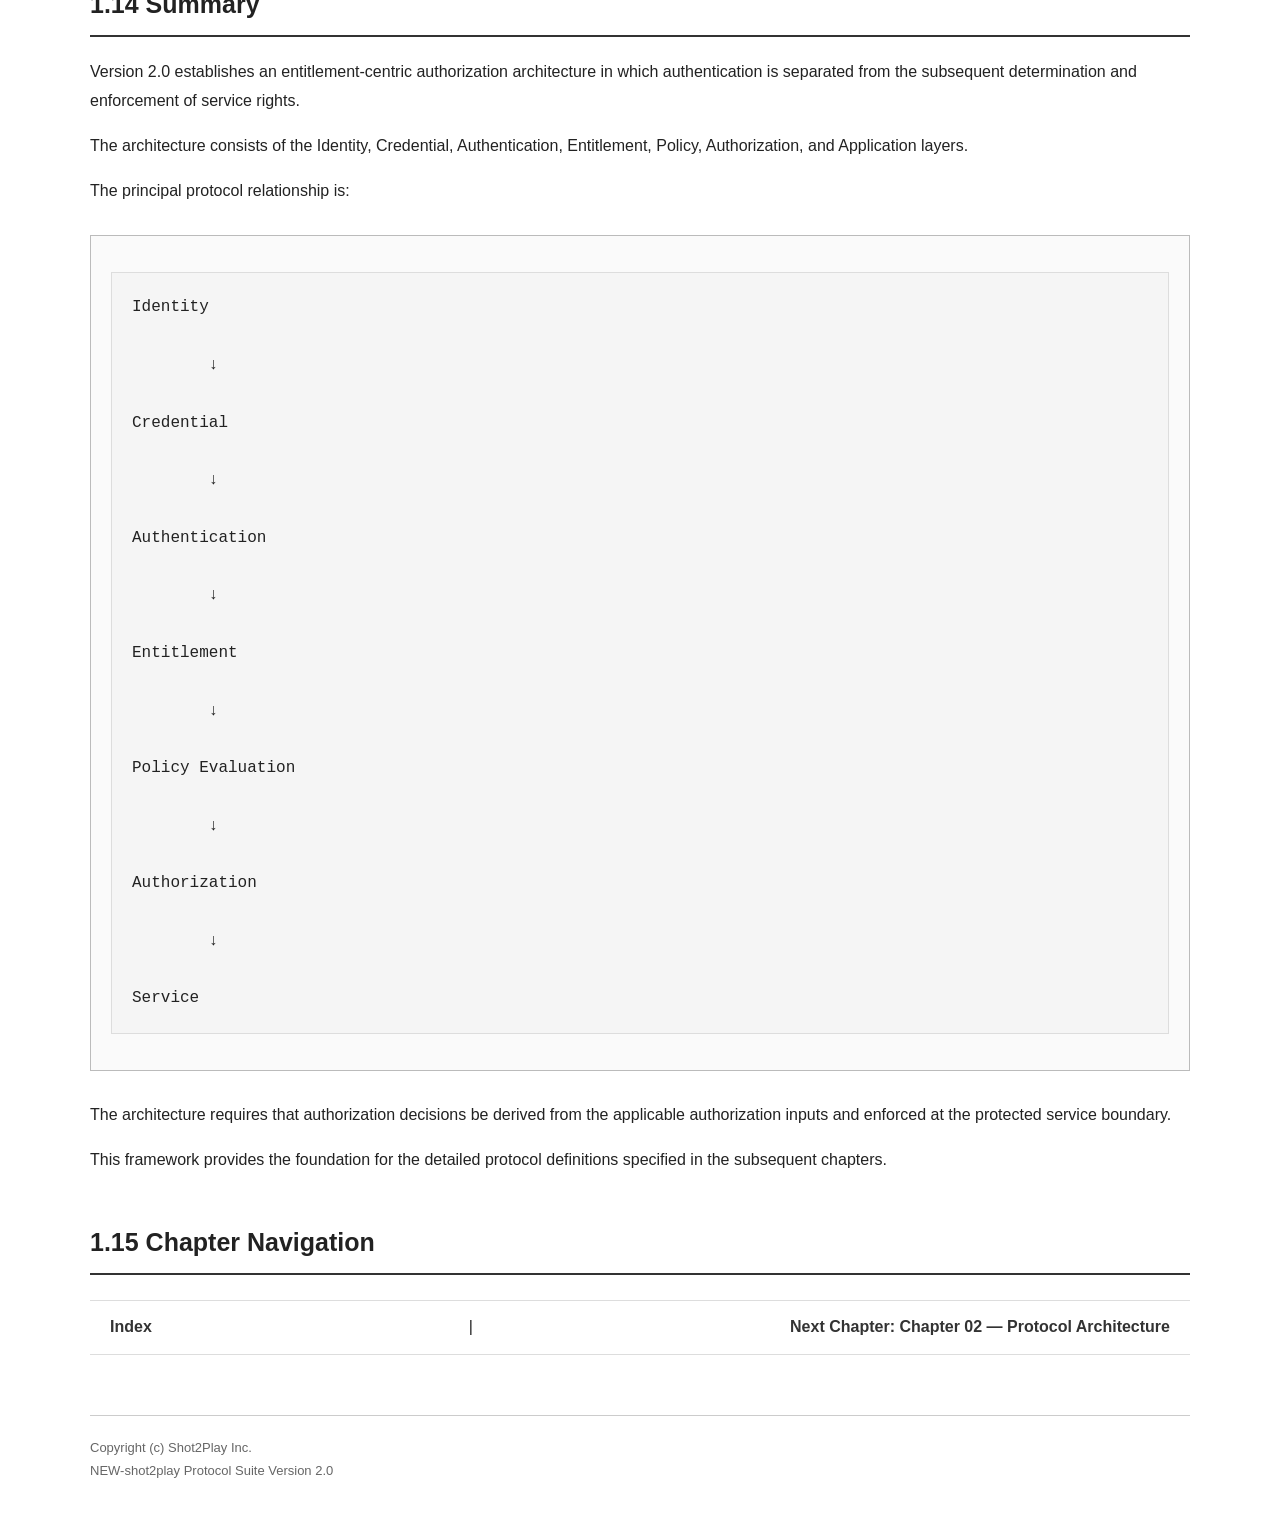
<file: docs/chapter01_framework_overview.html>
<!DOCTYPE html>
<html lang="en">

<head>
<meta charset="UTF-8">
<meta name="viewport" content="width=device-width, initial-scale=1.0">

<title>
Chapter 01 - Framework Overview | NEW-shot2play Protocol Suite Version 2.0
</title>

<link rel="stylesheet" href="../css/patent.css">
</head>

<body>

<div class="container">

<header class="spec-header">

<div class="spec-title">
NEW-shot2play Protocol Suite Version 2.0
</div>

<div class="spec-version">
Technical Specification<br>
Design Freeze Version 2.0 Revision 1.1<br>
Normative Specification
</div>

</header>


<main>

<h1>
Chapter 01 — Framework Overview
</h1>

<p>
This chapter defines the overall framework of the NEW-shot2play
Protocol Suite Version 2.0.
</p>

<p>
Version 2.0 extends the protocol architecture established by
Version 1.0 by introducing protocol-level Entitlement,
Policy Evaluation, and Authorization layers above the
authentication boundary.
</p>

<div class="normative must">

<strong>Normative Status</strong><br><br>

This chapter defines the architectural framework of Version 2.0.
Normative terms including MUST, SHALL, SHOULD, and MAY are to be
interpreted according to their conventional specification meaning.

</div>


<section>

<h2>
1.1 Scope
</h2>

<p>
The NEW-shot2play Protocol Suite Version 2.0 defines a protocol
architecture for establishing identity, authenticating a subject,
representing entitlement, evaluating policy, generating
authorization decisions, and enforcing those decisions at a
service boundary.
</p>

<p>
The protocol suite is designed to separate authentication from
authorization while preserving a verifiable relationship between
the authenticated subject, applicable entitlement, policy
conditions, authorization context, authorization decision, and
service execution.
</p>

<p>
Version 2.0 applies to distributed services in which authorization
may be evaluated across multiple protocol components or service
boundaries.
</p>

<p>
The specification does not require a particular application
domain. An implementation MAY apply the protocol to web services,
mobile services, enterprise systems, transaction systems,
membership systems, digital content, physical access, or other
service environments.
</p>

</section>


<section>

<h2>
1.2 Architectural Objective
</h2>

<p>
The principal architectural objective of Version 2.0 is to prevent
authentication state from being treated as a direct substitute for
authorization state.
</p>

<p>
Authentication establishes that a subject has successfully
satisfied an authentication procedure. Authorization determines
whether that authenticated subject is permitted to perform a
specific action under the applicable entitlement, policy, and
context.
</p>

<p>
The resulting architectural relationship is:
</p>

<div class="object-definition">

<pre>
Authentication

        ↓

Entitlement

        ↓

Policy Evaluation

        ↓

Authorization

        ↓

Service
</pre>

</div>

<p>
The layers SHALL remain logically distinguishable even when an
implementation combines multiple layers within a single software
component.
</p>

</section>


<section>

<h2>
1.3 Core Innovation
</h2>

<p>
Version 2.0 introduces Entitlement as a protocol-level object
between authenticated identity and authorization evaluation.
</p>

<p>
An Entitlement represents an independently identifiable right,
eligibility, capability, usage qualification, or other condition
that may contribute to an authorization decision.
</p>

<p>
The Entitlement SHALL NOT be treated merely as an implicit property
of an authenticated session.
</p>

<p>
An authorization decision MAY therefore depend on an entitlement
that was established by an event, transaction, service, or
authentication context different from the current authorization
request.
</p>

<p>
This separation permits authorization to be evaluated using
business, transactional, contextual, and security state in
addition to authentication state.
</p>

</section>


<section>

<h2>
1.4 Protocol Layer Model
</h2>

<p>
Version 2.0 defines the following logical protocol layers:
</p>

<table>

<tr>
<th>Layer</th>
<th>Primary Responsibility</th>
</tr>

<tr>
<td>Identity Layer</td>
<td>
Defines the representation and lifecycle of the subject identity.
</td>
</tr>

<tr>
<td>Credential Layer</td>
<td>
Defines credentials and the relationships required to establish
trusted authentication material.
</td>
</tr>

<tr>
<td>Authentication Layer</td>
<td>
Establishes authenticated identity using the authentication
protocol defined by Version 1.0 and its applicable extensions.
</td>
</tr>

<tr>
<td>Entitlement Layer</td>
<td>
Creates, maintains, validates, consumes, expires, and revokes
Entitlement objects.
</td>
</tr>

<tr>
<td>Policy Layer</td>
<td>
Defines the conditions and rules used to evaluate an
authorization request.
</td>
</tr>

<tr>
<td>Authorization Layer</td>
<td>
Combines applicable authorization inputs and produces an
Authorization Decision.
</td>
</tr>

<tr>
<td>Application Layer</td>
<td>
Enforces the resulting authorization decision at the service
boundary and performs the requested service operation.
</td>
</tr>

</table>

</section>


<section>

<h2>
1.5 Overall Architecture
</h2>

<p>
The overall Version 2.0 architecture is illustrated in Figure 01.
</p>

<figure>

<img
src="../figures/figure01_overall_architecture.svg"
alt="Overall architecture of the NEW-shot2play Protocol Suite Version 2.0"
style="max-width:100%; height:auto;"
>

<figcaption>
Figure 01 — Overall Architecture
</figcaption>

</figure>

<p>
The architecture establishes a directional relationship from
identity establishment through entitlement and policy evaluation
to authorization and service execution.
</p>

<p>
The existence of an authenticated identity SHALL NOT by itself
produce an Allow decision.
</p>

</section>


<section>

<h2>
1.6 Authentication and Authorization Separation
</h2>

<p>
Authentication and authorization SHALL be treated as separate
logical protocol functions.
</p>

<p>
Authentication answers whether the protocol has established the
identity of the requesting subject.
</p>

<p>
Authorization answers whether the authenticated subject is
permitted to perform the requested action against the specified
resource or service under the applicable conditions.
</p>

<p>
The separation is illustrated in Figure 02.
</p>

<figure>

<img
src="../figures/figure02_transaction_framework.svg"
alt="Transaction framework showing separation of authentication and authorization"
style="max-width:100%; height:auto;"
>

<figcaption>
Figure 02 — Transaction Framework
</figcaption>

</figure>

<p>
An implementation SHALL preserve the semantic distinction between
authentication success and authorization success even where both
operations are performed within the same request processing path.
</p>

</section>


<section>

<h2>
1.7 Design Principles
</h2>

<p>
The Version 2.0 architecture SHALL be implemented according to the
following principles.
</p>

<table>

<tr>
<th>Principle</th>
<th>Requirement</th>
</tr>

<tr>
<td>Separation of Authentication and Authorization</td>
<td>
Authentication success SHALL NOT by itself establish authorization.
</td>
</tr>

<tr>
<td>Entitlement as an Independent Object</td>
<td>
An Entitlement SHALL remain logically distinguishable from the
Authentication Object and Session Object.
</td>
</tr>

<tr>
<td>Current-State Evaluation</td>
<td>
Authorization evaluation SHALL use the applicable authoritative
current state of required authorization inputs.
</td>
</tr>

<tr>
<td>Context-Bound Decision</td>
<td>
An Authorization Decision SHALL be associated with the request,
applicable identity, entitlement, policy, and authorization context.
</td>
</tr>

<tr>
<td>Decision Enforcement</td>
<td>
A protected service SHALL enforce the applicable Authorization
Decision before performing the protected operation.
</td>
</tr>

<tr>
<td>Fail-Closed Processing</td>
<td>
An implementation SHALL NOT produce an Allow result when a required
authorization condition cannot be established reliably.
</td>
</tr>

<tr>
<td>Traceability</td>
<td>
Security-relevant authorization state transitions SHOULD remain
traceable to their originating transaction or event.
</td>
</tr>

</table>

</section>


<section>

<h2>
1.8 Protocol Object Model
</h2>

<p>
Version 2.0 defines protocol objects that represent distinct
security, entitlement, policy, session, and service state.
</p>

<table>

<tr>
<th>Object</th>
<th>Role</th>
</tr>

<tr>
<td>Identity Object</td>
<td>
Represents the subject identity used by the protocol.
</td>
</tr>

<tr>
<td>Credential Object</td>
<td>
Represents authentication credentials and associated trust
information.
</td>
</tr>

<tr>
<td>Authentication Object</td>
<td>
Represents the result and state of an authentication operation.
</td>
</tr>

<tr>
<td>Entitlement Object</td>
<td>
Represents a right, capability, eligibility, or usage qualification.
</td>
</tr>

<tr>
<td>Policy Object</td>
<td>
Represents conditions and rules governing authorization evaluation.
</td>
</tr>

<tr>
<td>Authorization Object</td>
<td>
Represents the authorization request, evaluation state, and
resulting decision.
</td>
</tr>

<tr>
<td>Session Object</td>
<td>
Represents protocol session state associated with an interaction.
</td>
</tr>

<tr>
<td>Service Object</td>
<td>
Represents the protected service or resource boundary.
</td>
</tr>

</table>

<p>
The objects SHALL remain semantically distinguishable even when
multiple objects are represented within a common implementation
record or database structure.
</p>

</section>


<section>

<h2>
1.9 Event and Transaction Model
</h2>

<p>
Version 2.0 treats security-relevant and entitlement-relevant
events as protocol-significant state transitions.
</p>

<p>
An event MAY establish, modify, consume, revoke, invalidate, or
otherwise affect an object used by authorization evaluation.
</p>

<p>
A transaction SHOULD provide sufficient information to establish
the relationship between the event, affected object, subject,
service, and resulting state.
</p>

<p>
Where an Entitlement is created as a consequence of a transaction,
the resulting Entitlement SHALL remain traceably associated with
the transaction or evidence establishing the entitlement.
</p>

<p>
Where an Entitlement is consumed, revoked, or otherwise invalidated,
the resulting state change SHALL be reflected in the authoritative
Entitlement state before that state is relied upon for a subsequent
authorization decision.
</p>

</section>


<section>

<h2>
1.10 Distributed Authorization
</h2>

<p>
Version 2.0 permits authorization processing to be distributed
across multiple protocol components, services, or administrative
domains.
</p>

<p>
Distributed processing SHALL NOT remove the requirement for
authorization consistency.
</p>

<p>
Where an Authorization Decision depends on state maintained by
multiple components, the implementation SHALL establish sufficient
context to determine whether the required authorization inputs are
valid for the current request.
</p>

<p>
A component that cannot establish a required authorization input
with sufficient confidence SHALL NOT independently convert that
condition into an Allow result.
</p>

<p>
The distributed authorization architecture therefore preserves the
same logical security boundary as centralized authorization
processing.
</p>

</section>


<section>

<h2>
1.11 Security Boundary
</h2>

<p>
The protected service boundary represents the point at which an
Authorization Decision becomes an enforceable security condition.
</p>

<p>
A service operation requiring authorization MUST be preceded by
verification that an applicable Allow decision exists and remains
valid for the requested operation.
</p>

<p>
A stale, revoked, expired, invalid, inconsistent, or otherwise
unverifiable authorization state SHALL NOT be treated as an active
Allow state.
</p>

<p>
This requirement applies whether the authorization decision is
generated locally or obtained from another protocol component.
</p>

</section>


<section>

<h2>
1.12 Relationship to Version 1.0
</h2>

<p>
Version 1.0 defines the Authentication Protocol and remains the
Baseline Specification and Normative Reference for authentication
processing.
</p>

<p>
Version 2.0 does not replace or modify the Version 1.0 baseline.
Instead, Version 2.0 defines additional protocol layers and objects
that operate above the authentication boundary.
</p>

<p>
The Version 2.0 architecture therefore treats the authentication
result established by Version 1.0 as an input to subsequent
entitlement and authorization processing.
</p>

<div class="normative">

<strong>Version Boundary</strong><br><br>

Version 1.0 SHALL remain unchanged.<br>
Version 2.0 SHALL treat the Version 1.0 Authentication Protocol as
a normative reference where authentication behavior is required.
</div>

</section>


<section>

<h2>
1.13 Conformance Principle
</h2>

<p>
An implementation conforms to the architectural framework of
Version 2.0 only if it preserves the logical separation between
authentication, entitlement, policy evaluation, authorization, and
service enforcement.
</p>

<p>
An implementation MAY combine these functions internally, but such
combination SHALL NOT alter the normative semantics defined by this
specification.
</p>

<p>
In particular, an implementation SHALL NOT claim authorization
solely because authentication succeeded.
</p>

</section>


<section>

<h2>
1.14 Summary
</h2>

<p>
Version 2.0 establishes an entitlement-centric authorization
architecture in which authentication is separated from the
subsequent determination and enforcement of service rights.
</p>

<p>
The architecture consists of the Identity, Credential,
Authentication, Entitlement, Policy, Authorization, and Application
layers.
</p>

<p>
The principal protocol relationship is:
</p>

<div class="object-definition">

<pre>
Identity

        ↓

Credential

        ↓

Authentication

        ↓

Entitlement

        ↓

Policy Evaluation

        ↓

Authorization

        ↓

Service
</pre>

</div>

<p>
The architecture requires that authorization decisions be derived
from the applicable authorization inputs and enforced at the
protected service boundary.
</p>

<p>
This framework provides the foundation for the detailed protocol
definitions specified in the subsequent chapters.
</p>

</section>


<section>

<h2>
1.15 Chapter Navigation
</h2>

<div class="chapter-nav">

<a href="index.html">
Index
</a>

&nbsp;&nbsp;|&nbsp;&nbsp;

<a href="chapter02_protocol_architecture.html">
Next Chapter: Chapter 02 — Protocol Architecture
</a>

</div>

</section>

</main>


<footer class="spec-footer">

Copyright (c) Shot2Play Inc.<br>

NEW-shot2play Protocol Suite Version 2.0

</footer>


</div>

</body>

</html>
</file>
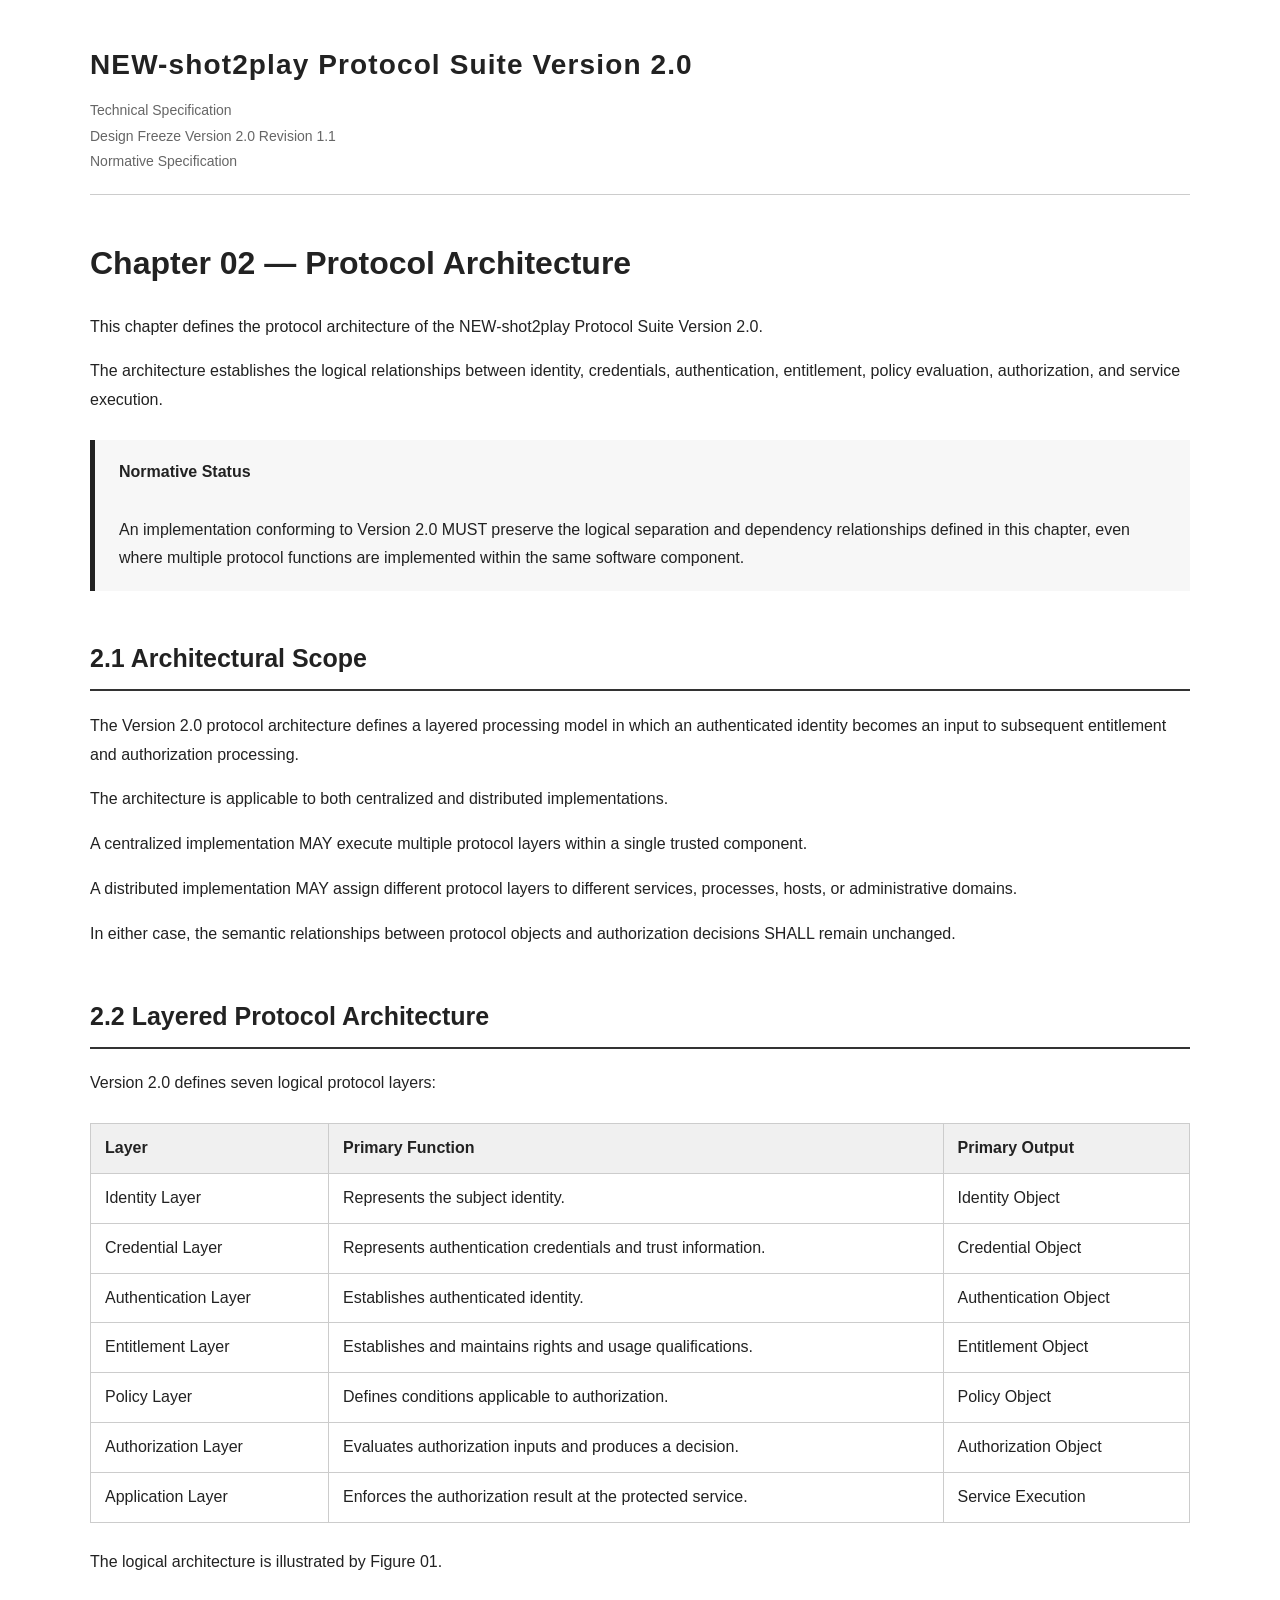
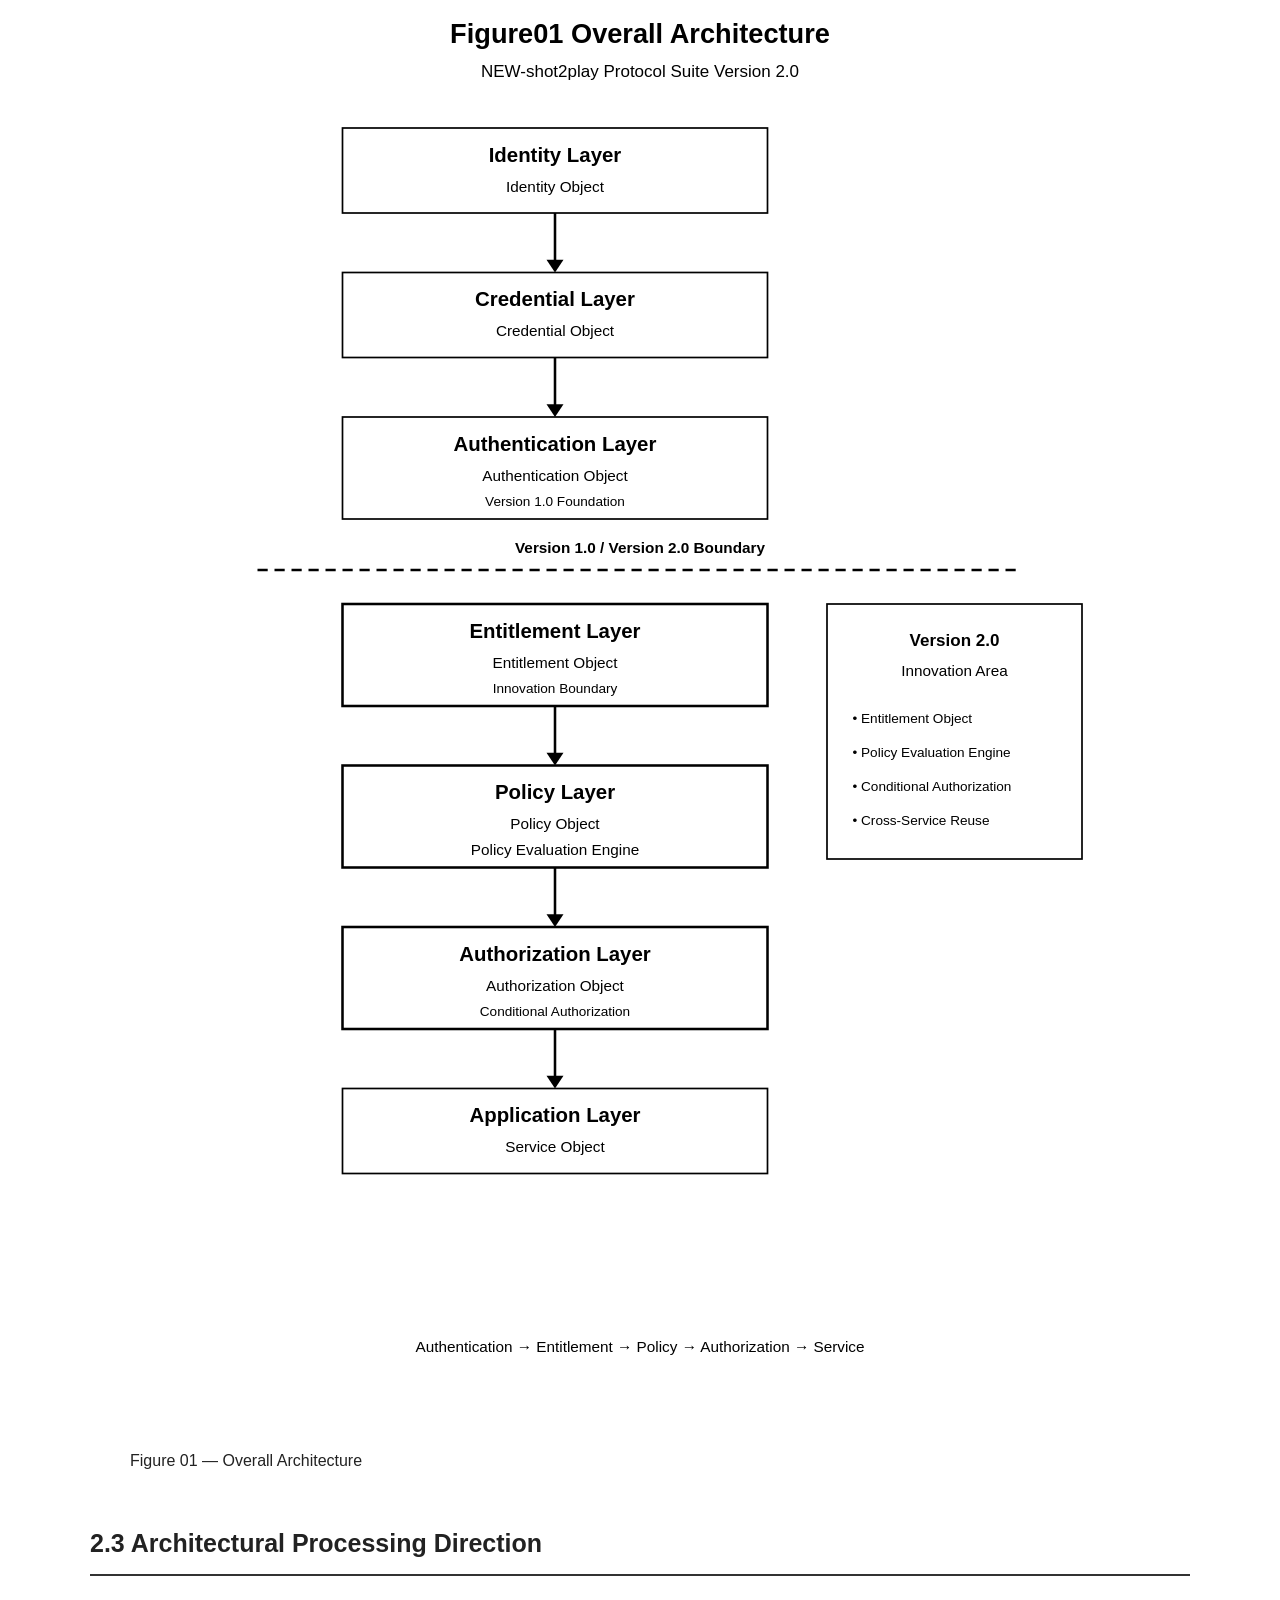
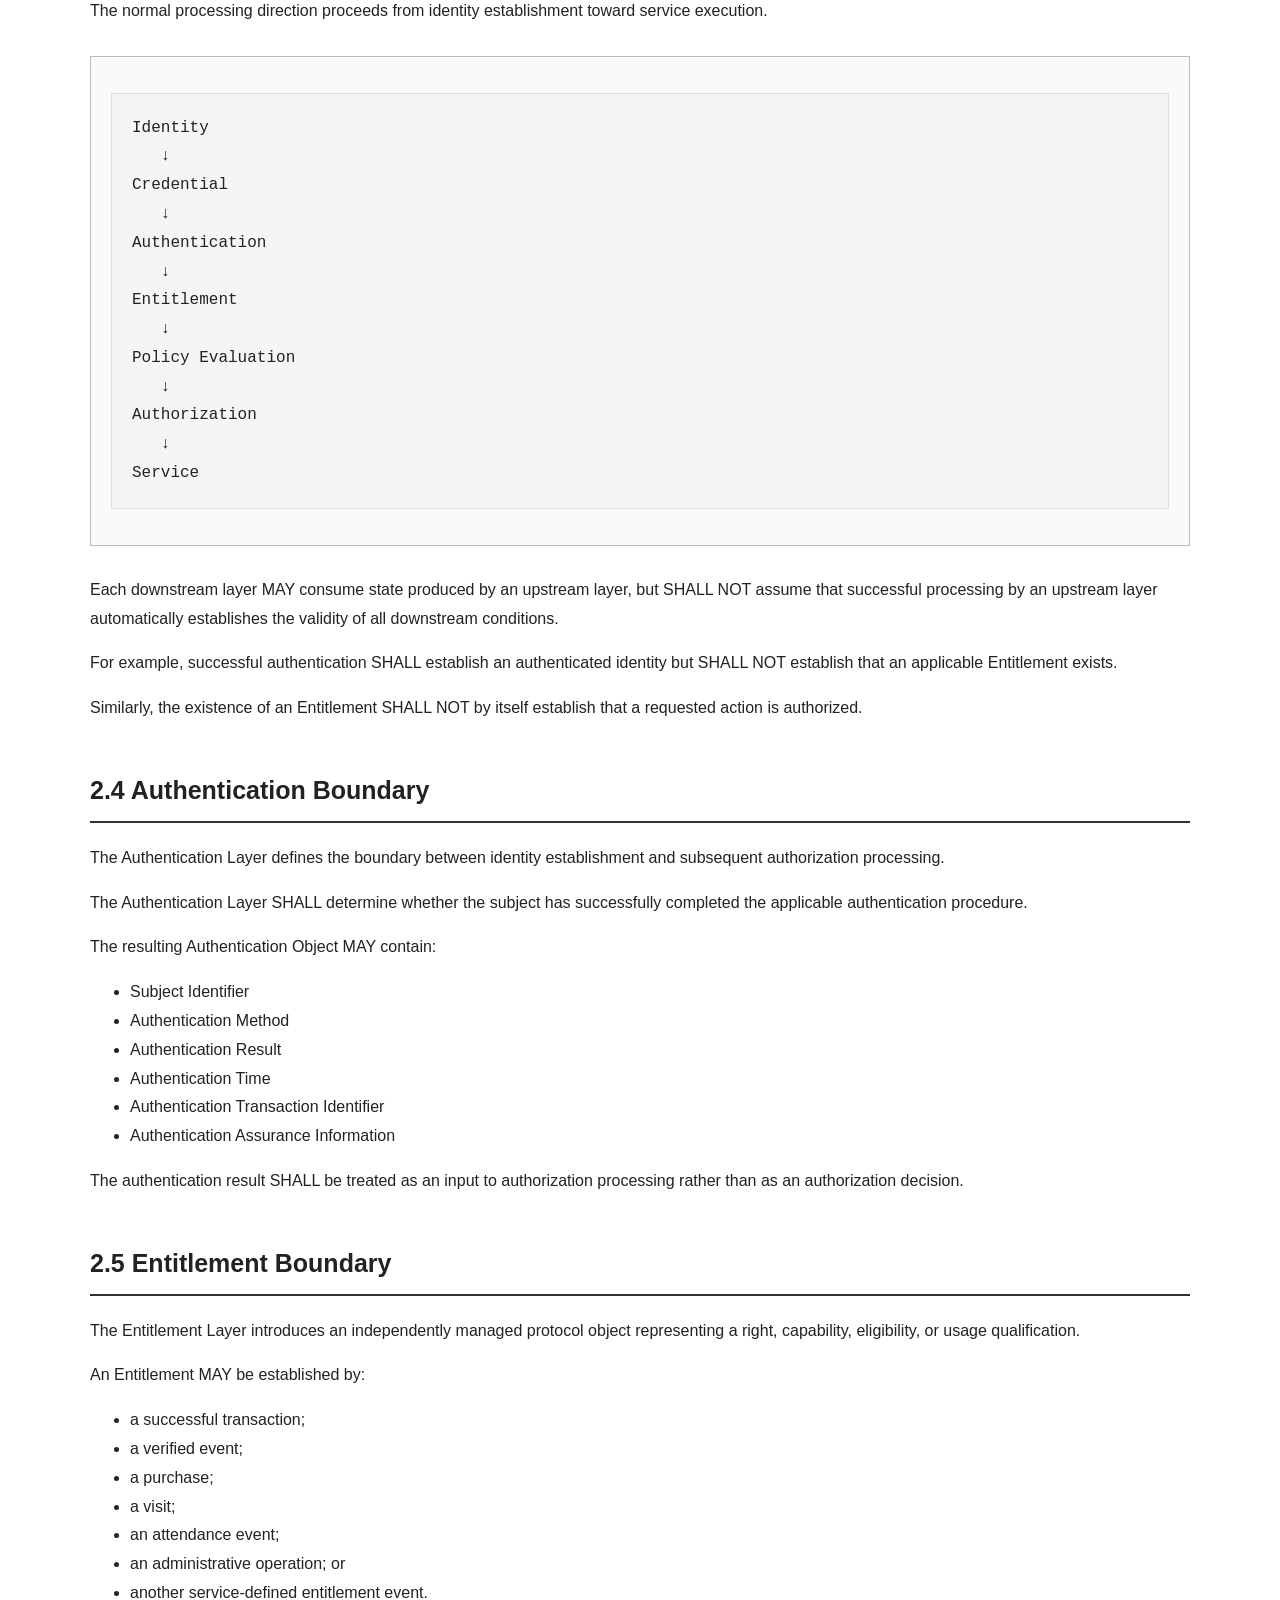
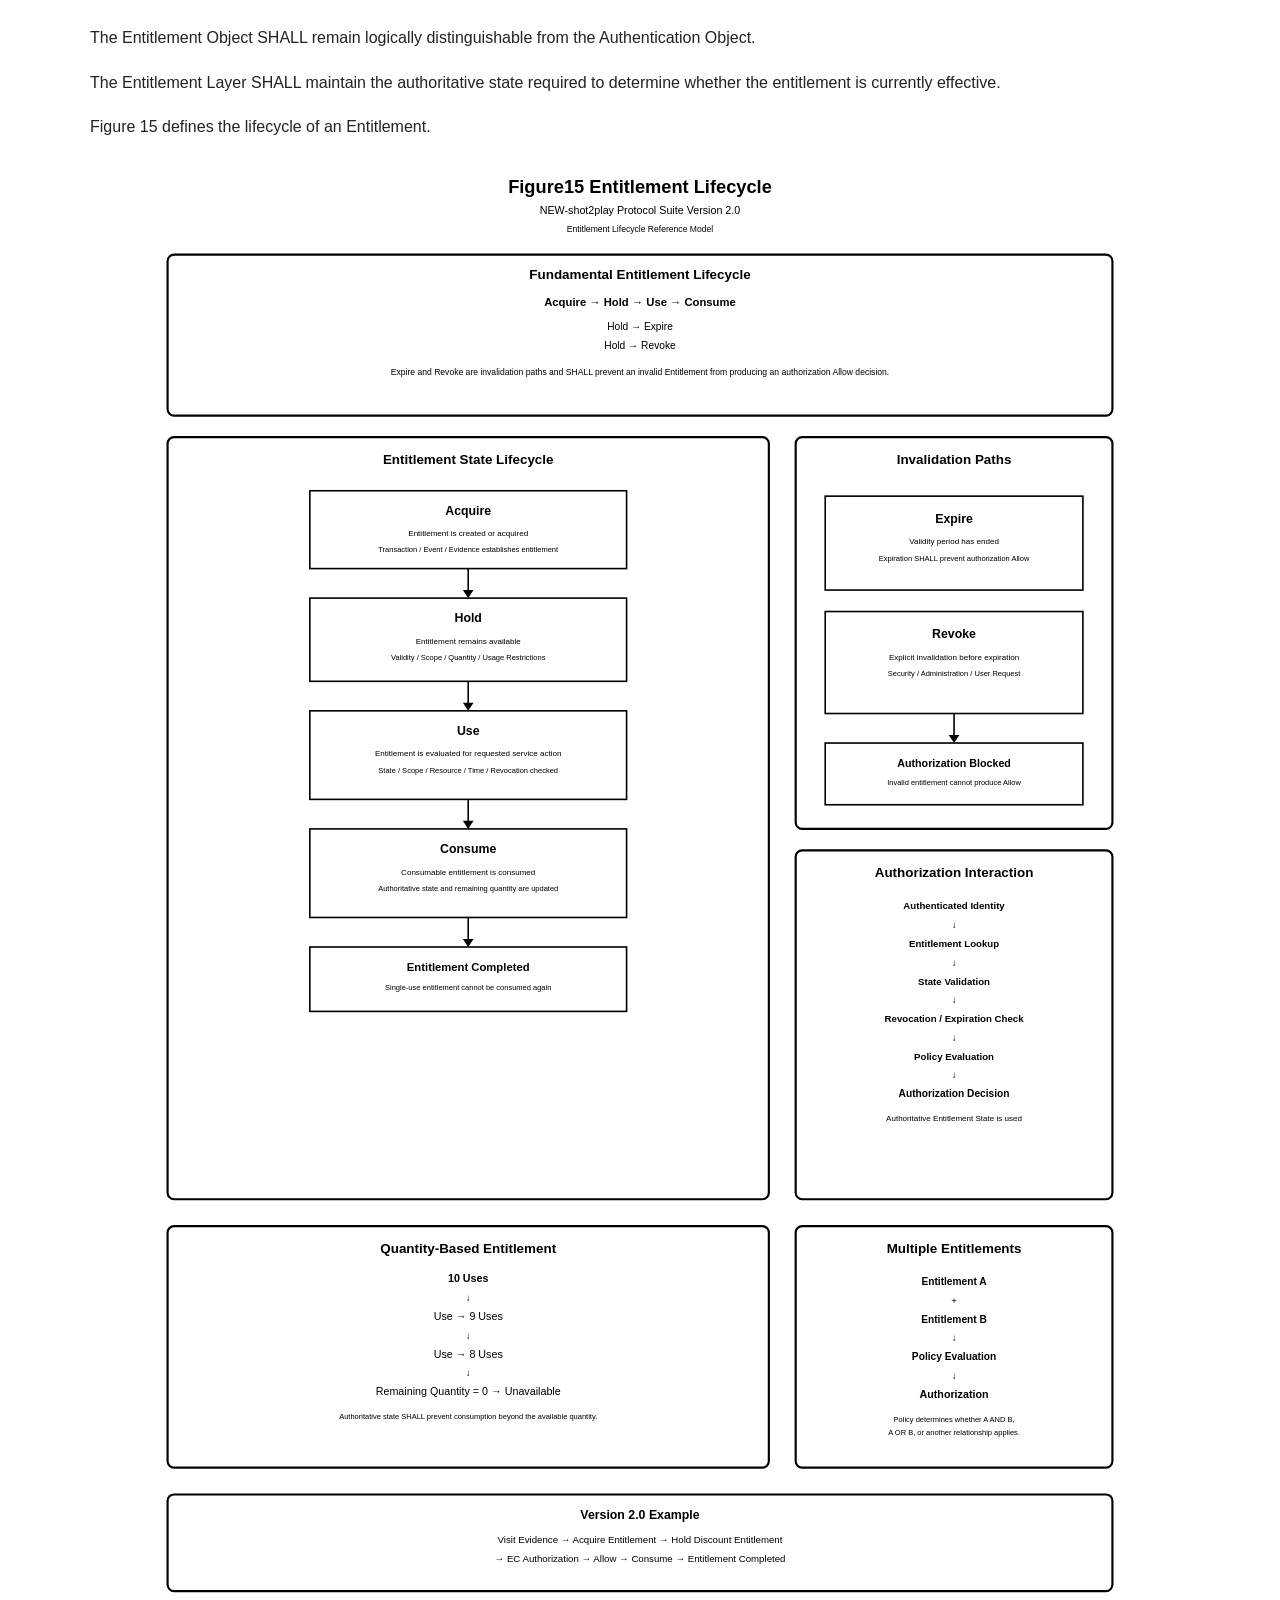
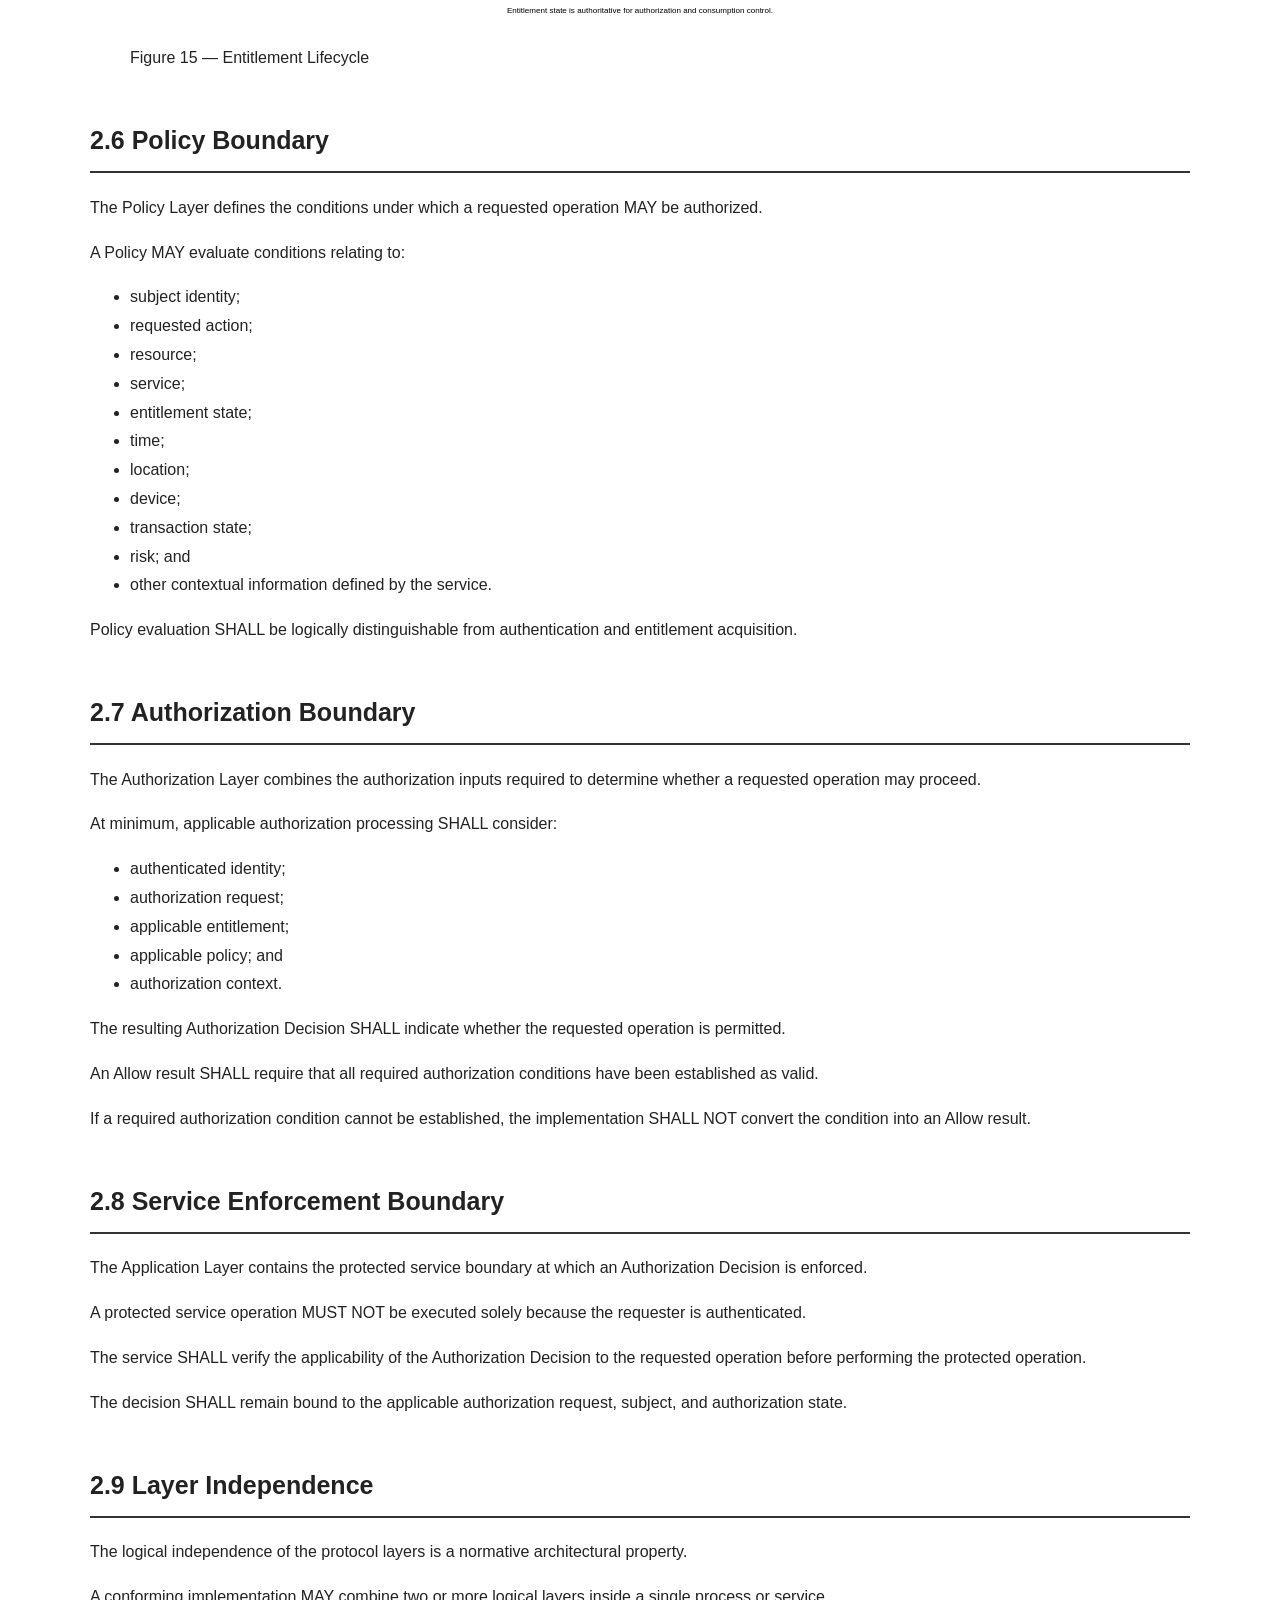
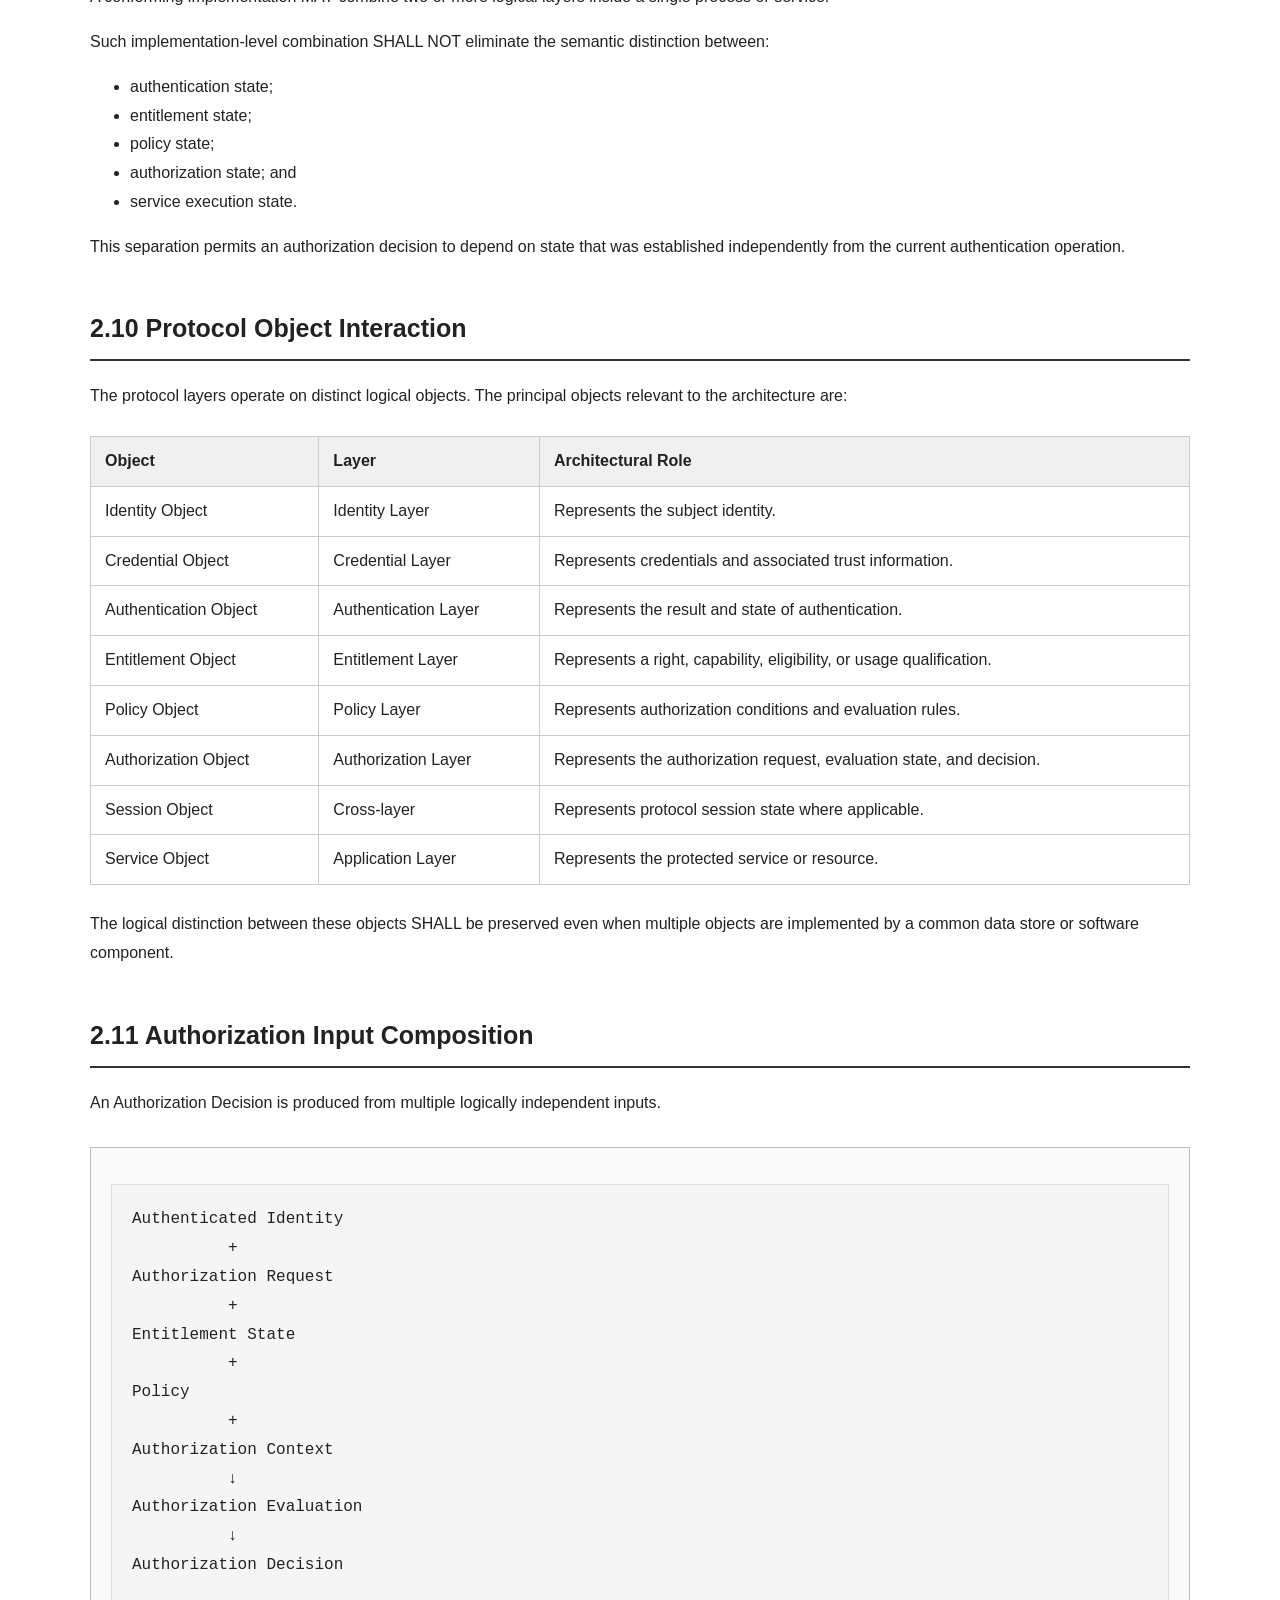
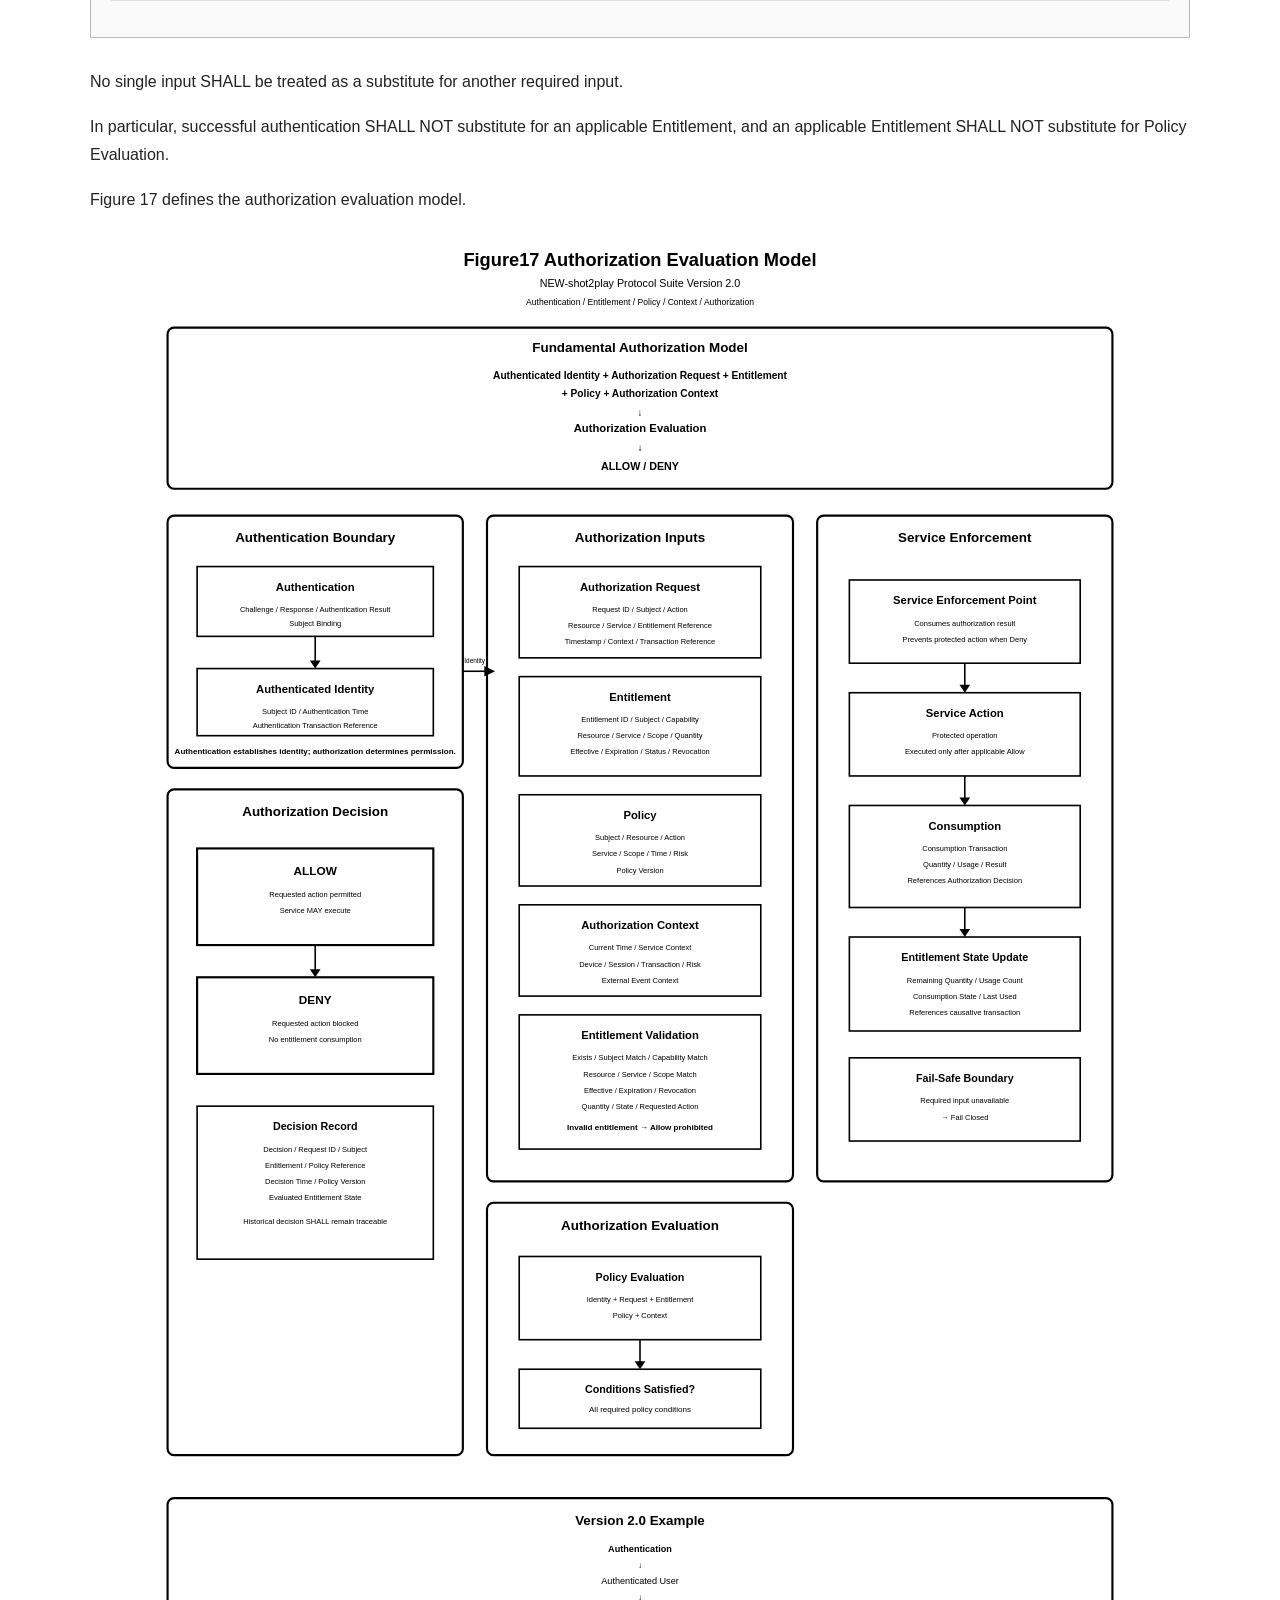
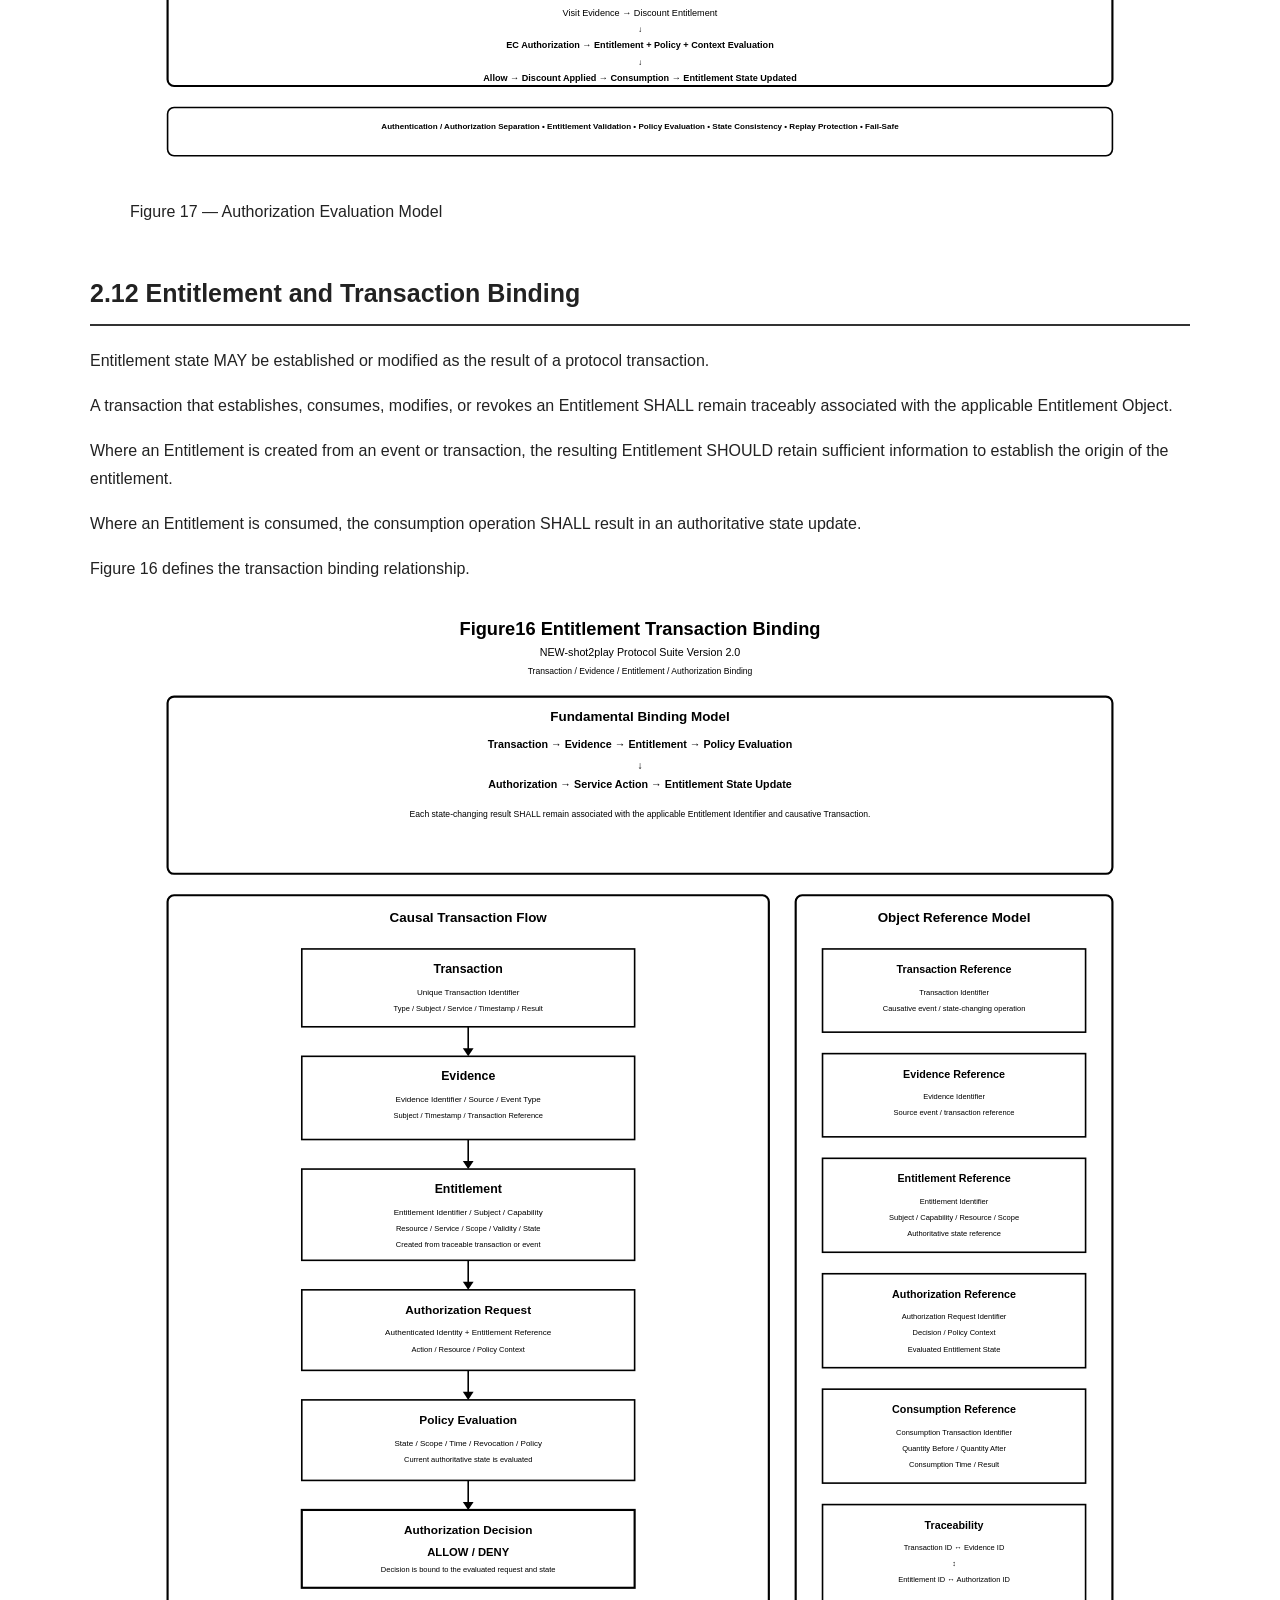
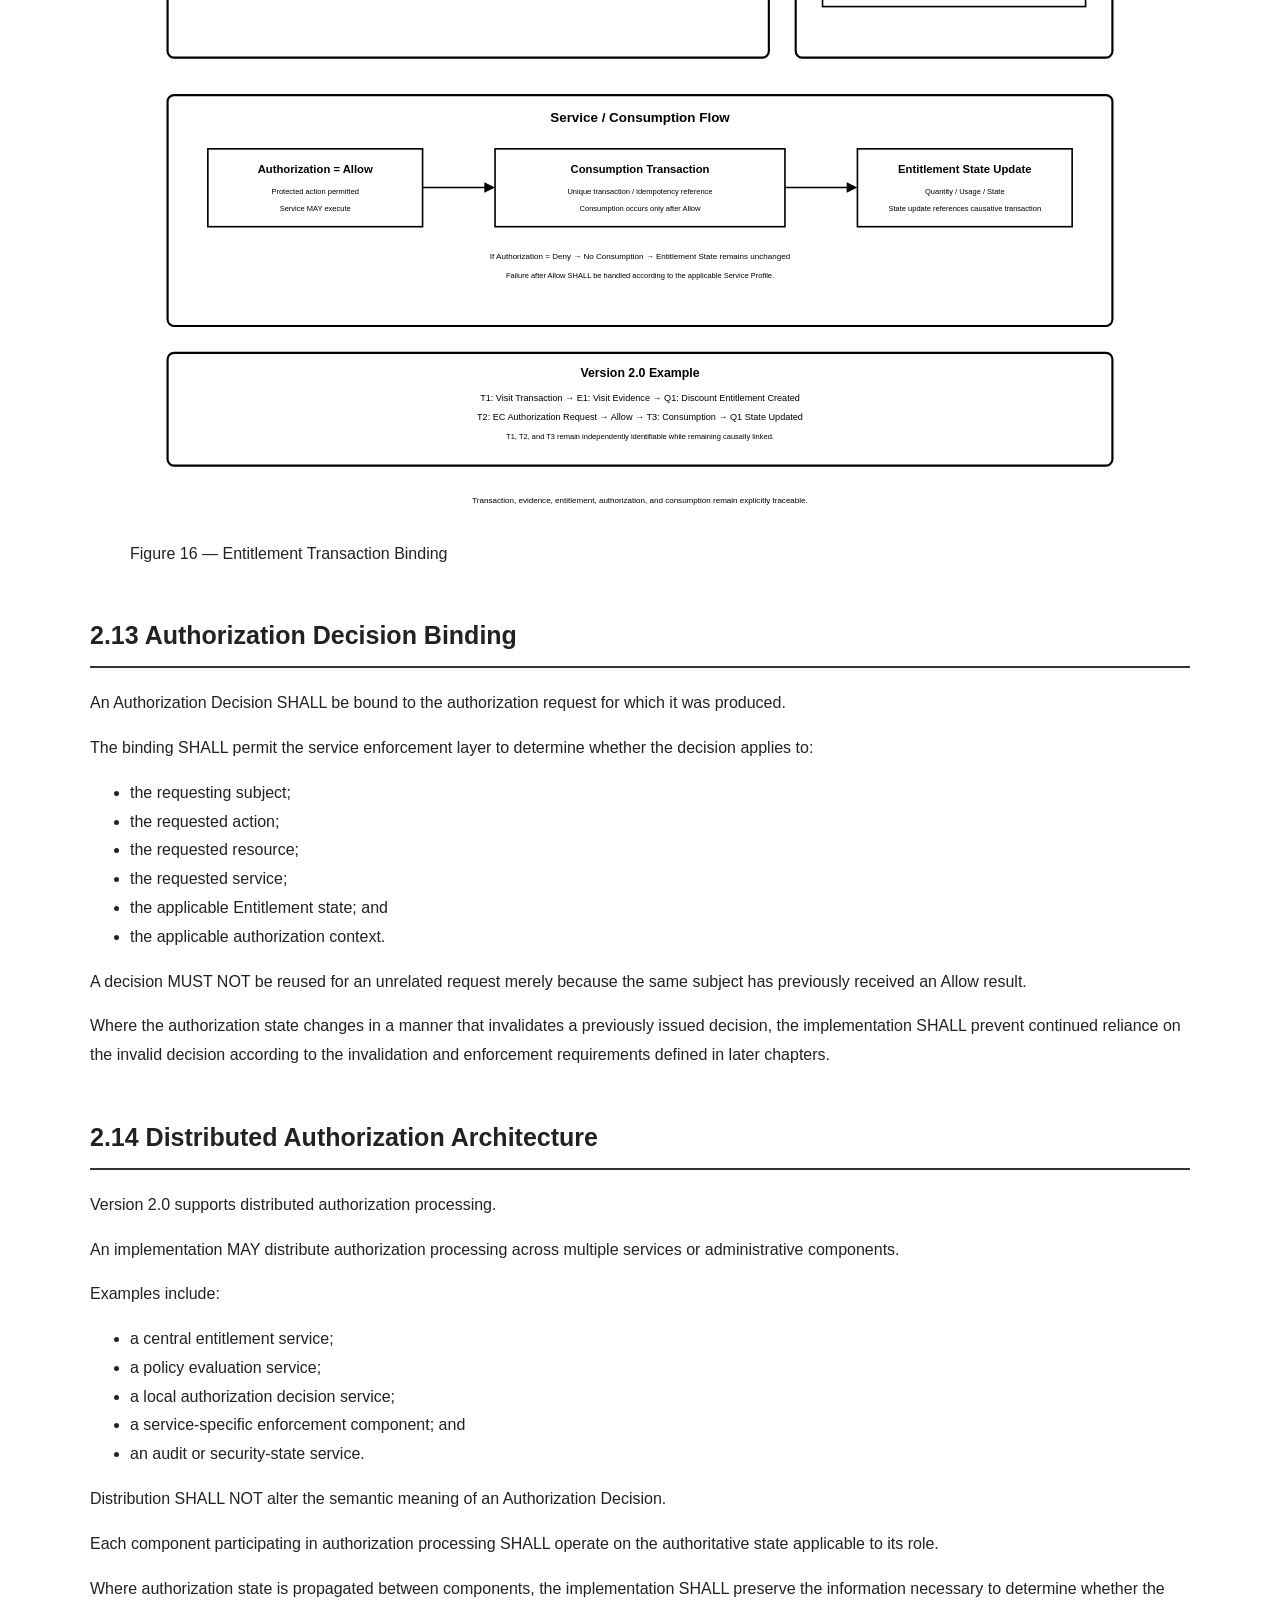
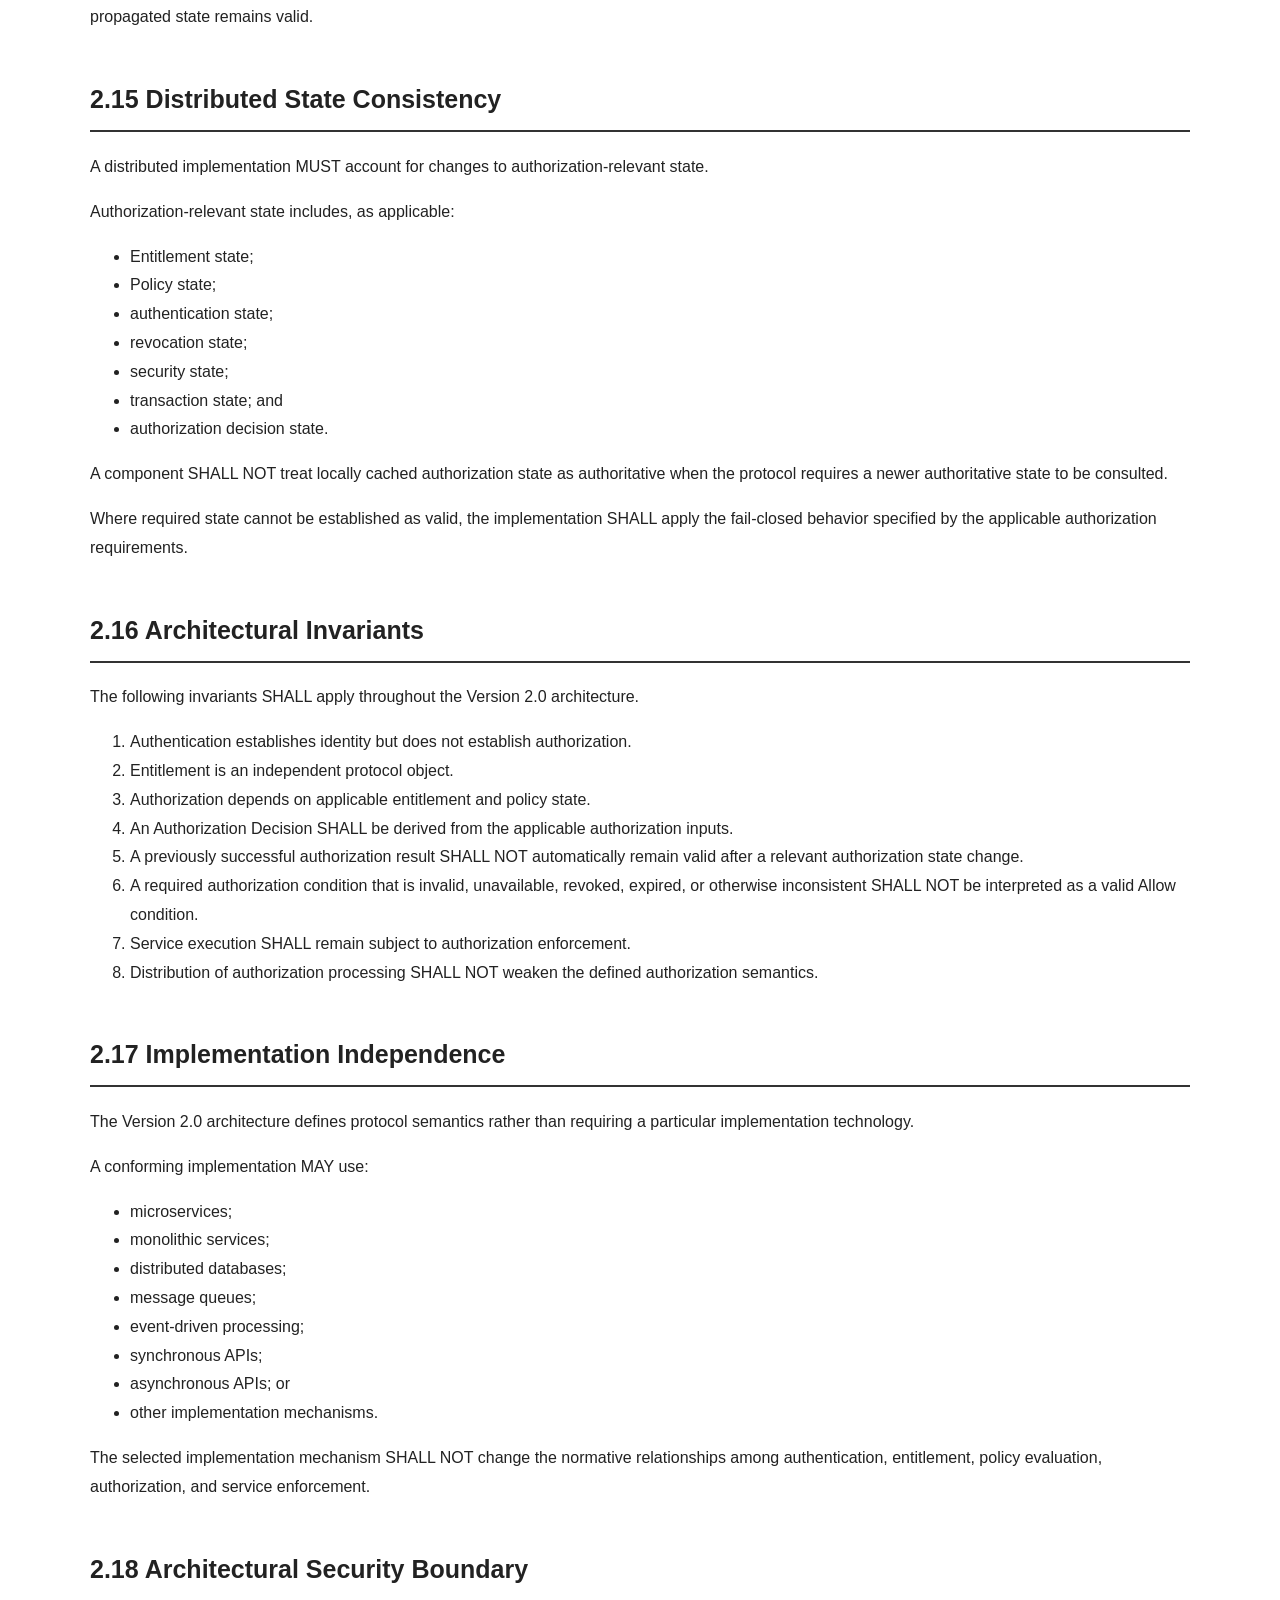
<file: docs/chapter02_protocol_architecture.html>
<!DOCTYPE html>
<html lang="en">

<head>
<meta charset="UTF-8">
<meta name="viewport" content="width=device-width, initial-scale=1.0">

<title>
Chapter 02 - Protocol Architecture | NEW-shot2play Protocol Suite Version 2.0
</title>

<link rel="stylesheet" href="../css/patent.css">
</head>

<body>

<div class="container">

<header class="spec-header">

<div class="spec-title">
NEW-shot2play Protocol Suite Version 2.0
</div>

<div class="spec-version">
Technical Specification<br>
Design Freeze Version 2.0 Revision 1.1<br>
Normative Specification
</div>

</header>


<main>

<h1>
Chapter 02 — Protocol Architecture
</h1>

<p>
This chapter defines the protocol architecture of the
NEW-shot2play Protocol Suite Version 2.0.
</p>

<p>
The architecture establishes the logical relationships between
identity, credentials, authentication, entitlement, policy
evaluation, authorization, and service execution.
</p>

<div class="normative must">

<strong>Normative Status</strong><br><br>

An implementation conforming to Version 2.0 MUST preserve the
logical separation and dependency relationships defined in this
chapter, even where multiple protocol functions are implemented
within the same software component.

</div>


<section>

<h2>
2.1 Architectural Scope
</h2>

<p>
The Version 2.0 protocol architecture defines a layered processing
model in which an authenticated identity becomes an input to
subsequent entitlement and authorization processing.
</p>

<p>
The architecture is applicable to both centralized and distributed
implementations.
</p>

<p>
A centralized implementation MAY execute multiple protocol layers
within a single trusted component.
</p>

<p>
A distributed implementation MAY assign different protocol layers
to different services, processes, hosts, or administrative domains.
</p>

<p>
In either case, the semantic relationships between protocol objects
and authorization decisions SHALL remain unchanged.
</p>

</section>


<section>

<h2>
2.2 Layered Protocol Architecture
</h2>

<p>
Version 2.0 defines seven logical protocol layers:
</p>

<table>

<tr>
<th>
Layer
</th>

<th>
Primary Function
</th>

<th>
Primary Output
</th>
</tr>

<tr>
<td>
Identity Layer
</td>

<td>
Represents the subject identity.
</td>

<td>
Identity Object
</td>
</tr>

<tr>
<td>
Credential Layer
</td>

<td>
Represents authentication credentials and trust information.
</td>

<td>
Credential Object
</td>
</tr>

<tr>
<td>
Authentication Layer
</td>

<td>
Establishes authenticated identity.
</td>

<td>
Authentication Object
</td>
</tr>

<tr>
<td>
Entitlement Layer
</td>

<td>
Establishes and maintains rights and usage qualifications.
</td>

<td>
Entitlement Object
</td>
</tr>

<tr>
<td>
Policy Layer
</td>

<td>
Defines conditions applicable to authorization.
</td>

<td>
Policy Object
</td>
</tr>

<tr>
<td>
Authorization Layer
</td>

<td>
Evaluates authorization inputs and produces a decision.
</td>

<td>
Authorization Object
</td>
</tr>

<tr>
<td>
Application Layer
</td>

<td>
Enforces the authorization result at the protected service.
</td>

<td>
Service Execution
</td>
</tr>

</table>

<p>
The logical architecture is illustrated by Figure 01.
</p>

<figure>

<img
src="../figures/figure01_overall_architecture.svg"
alt="Overall architecture of the NEW-shot2play Protocol Suite Version 2.0"
style="max-width:100%; height:auto;"
>

<figcaption>
Figure 01 — Overall Architecture
</figcaption>

</figure>

</section>


<section>

<h2>
2.3 Architectural Processing Direction
</h2>

<p>
The normal processing direction proceeds from identity
establishment toward service execution.
</p>

<div class="object-definition">

<pre>
Identity
   ↓
Credential
   ↓
Authentication
   ↓
Entitlement
   ↓
Policy Evaluation
   ↓
Authorization
   ↓
Service
</pre>

</div>

<p>
Each downstream layer MAY consume state produced by an upstream
layer, but SHALL NOT assume that successful processing by an
upstream layer automatically establishes the validity of all
downstream conditions.
</p>

<p>
For example, successful authentication SHALL establish an
authenticated identity but SHALL NOT establish that an applicable
Entitlement exists.
</p>

<p>
Similarly, the existence of an Entitlement SHALL NOT by itself
establish that a requested action is authorized.
</p>

</section>


<section>

<h2>
2.4 Authentication Boundary
</h2>

<p>
The Authentication Layer defines the boundary between identity
establishment and subsequent authorization processing.
</p>

<p>
The Authentication Layer SHALL determine whether the subject has
successfully completed the applicable authentication procedure.
</p>

<p>
The resulting Authentication Object MAY contain:
</p>

<ul>

<li>
Subject Identifier
</li>

<li>
Authentication Method
</li>

<li>
Authentication Result
</li>

<li>
Authentication Time
</li>

<li>
Authentication Transaction Identifier
</li>

<li>
Authentication Assurance Information
</li>

</ul>

<p>
The authentication result SHALL be treated as an input to
authorization processing rather than as an authorization decision.
</p>

</section>


<section>

<h2>
2.5 Entitlement Boundary
</h2>

<p>
The Entitlement Layer introduces an independently managed protocol
object representing a right, capability, eligibility, or usage
qualification.
</p>

<p>
An Entitlement MAY be established by:
</p>

<ul>

<li>
a successful transaction;
</li>

<li>
a verified event;
</li>

<li>
a purchase;
</li>

<li>
a visit;
</li>

<li>
an attendance event;
</li>

<li>
an administrative operation; or
</li>

<li>
another service-defined entitlement event.
</li>

</ul>

<p>
The Entitlement Object SHALL remain logically distinguishable from
the Authentication Object.
</p>

<p>
The Entitlement Layer SHALL maintain the authoritative state
required to determine whether the entitlement is currently
effective.
</p>

<p>
Figure 15 defines the lifecycle of an Entitlement.
</p>

<figure>

<img
src="../figures/figure15_entitlement_lifecycle.svg"
alt="Entitlement lifecycle"
style="max-width:100%; height:auto;"
>

<figcaption>
Figure 15 — Entitlement Lifecycle
</figcaption>

</figure>


<section>

<h2>
2.6 Policy Boundary
</h2>

<p>
The Policy Layer defines the conditions under which a requested
operation MAY be authorized.
</p>

<p>
A Policy MAY evaluate conditions relating to:
</p>

<ul>

<li>
subject identity;
</li>

<li>
requested action;
</li>

<li>
resource;
</li>

<li>
service;
</li>

<li>
entitlement state;
</li>

<li>
time;
</li>

<li>
location;
</li>

<li>
device;
</li>

<li>
transaction state;
</li>

<li>
risk; and
</li>

<li>
other contextual information defined by the service.
</li>

</ul>

<p>
Policy evaluation SHALL be logically distinguishable from
authentication and entitlement acquisition.
</p>

</section>


<section>

<h2>
2.7 Authorization Boundary
</h2>

<p>
The Authorization Layer combines the authorization inputs required
to determine whether a requested operation may proceed.
</p>

<p>
At minimum, applicable authorization processing SHALL consider:
</p>

<ul>

<li>
authenticated identity;
</li>

<li>
authorization request;
</li>

<li>
applicable entitlement;
</li>

<li>
applicable policy; and
</li>

<li>
authorization context.
</li>

</ul>

<p>
The resulting Authorization Decision SHALL indicate whether the
requested operation is permitted.
</p>

<p>
An Allow result SHALL require that all required authorization
conditions have been established as valid.
</p>

<p>
If a required authorization condition cannot be established,
the implementation SHALL NOT convert the condition into an Allow
result.
</p>

</section>


<section>

<h2>
2.8 Service Enforcement Boundary
</h2>

<p>
The Application Layer contains the protected service boundary at
which an Authorization Decision is enforced.
</p>

<p>
A protected service operation MUST NOT be executed solely because
the requester is authenticated.
</p>

<p>
The service SHALL verify the applicability of the Authorization
Decision to the requested operation before performing the protected
operation.
</p>

<p>
The decision SHALL remain bound to the applicable authorization
request, subject, and authorization state.
</p>

</section>


<section>

<h2>
2.9 Layer Independence
</h2>

<p>
The logical independence of the protocol layers is a normative
architectural property.
</p>

<p>
A conforming implementation MAY combine two or more logical layers
inside a single process or service.
</p>

<p>
Such implementation-level combination SHALL NOT eliminate the
semantic distinction between:
</p>

<ul>

<li>
authentication state;
</li>

<li>
entitlement state;
</li>

<li>
policy state;
</li>

<li>
authorization state; and
</li>

<li>
service execution state.
</li>

</ul>

<p>
This separation permits an authorization decision to depend on
state that was established independently from the current
authentication operation.
</p>

</section>

<section>

<h2>
2.10 Protocol Object Interaction
</h2>

<p>
The protocol layers operate on distinct logical objects.
The principal objects relevant to the architecture are:
</p>

<table>

<tr>
<th>
Object
</th>

<th>
Layer
</th>

<th>
Architectural Role
</th>
</tr>

<tr>
<td>
Identity Object
</td>

<td>
Identity Layer
</td>

<td>
Represents the subject identity.
</td>
</tr>

<tr>
<td>
Credential Object
</td>

<td>
Credential Layer
</td>

<td>
Represents credentials and associated trust information.
</td>
</tr>

<tr>
<td>
Authentication Object
</td>

<td>
Authentication Layer
</td>

<td>
Represents the result and state of authentication.
</td>
</tr>

<tr>
<td>
Entitlement Object
</td>

<td>
Entitlement Layer
</td>

<td>
Represents a right, capability, eligibility, or usage qualification.
</td>
</tr>

<tr>
<td>
Policy Object
</td>

<td>
Policy Layer
</td>

<td>
Represents authorization conditions and evaluation rules.
</td>
</tr>

<tr>
<td>
Authorization Object
</td>

<td>
Authorization Layer
</td>

<td>
Represents the authorization request, evaluation state, and decision.
</td>
</tr>

<tr>
<td>
Session Object
</td>

<td>
Cross-layer
</td>

<td>
Represents protocol session state where applicable.
</td>
</tr>

<tr>
<td>
Service Object
</td>

<td>
Application Layer
</td>

<td>
Represents the protected service or resource.
</td>
</tr>

</table>

<p>
The logical distinction between these objects SHALL be preserved
even when multiple objects are implemented by a common data store
or software component.
</p>

</section>


<section>

<h2>
2.11 Authorization Input Composition
</h2>

<p>
An Authorization Decision is produced from multiple logically
independent inputs.
</p>

<div class="object-definition">

<pre>
Authenticated Identity
          +
Authorization Request
          +
Entitlement State
          +
Policy
          +
Authorization Context
          ↓
Authorization Evaluation
          ↓
Authorization Decision
</pre>

</div>

<p>
No single input SHALL be treated as a substitute for another
required input.
</p>

<p>
In particular, successful authentication SHALL NOT substitute for
an applicable Entitlement, and an applicable Entitlement SHALL NOT
substitute for Policy Evaluation.
</p>

<p>
Figure 17 defines the authorization evaluation model.
</p>

<figure>

<img
src="../figures/figure17_authorization_evaluation_model.svg"
alt="Authorization evaluation model"
style="max-width:100%; height:auto;"
>

<figcaption>
Figure 17 — Authorization Evaluation Model
</figcaption>

</figure>

</section>


<section>

<h2>
2.12 Entitlement and Transaction Binding
</h2>

<p>
Entitlement state MAY be established or modified as the result of
a protocol transaction.
</p>

<p>
A transaction that establishes, consumes, modifies, or revokes an
Entitlement SHALL remain traceably associated with the applicable
Entitlement Object.
</p>

<p>
Where an Entitlement is created from an event or transaction, the
resulting Entitlement SHOULD retain sufficient information to
establish the origin of the entitlement.
</p>

<p>
Where an Entitlement is consumed, the consumption operation SHALL
result in an authoritative state update.
</p>

<p>
Figure 16 defines the transaction binding relationship.
</p>

<figure>

<img
src="../figures/figure16_entitlement_transaction_binding.svg"
alt="Entitlement transaction binding"
style="max-width:100%; height:auto;"
>

<figcaption>
Figure 16 — Entitlement Transaction Binding
</figcaption>

</figure>

</section>


<section>

<h2>
2.13 Authorization Decision Binding
</h2>

<p>
An Authorization Decision SHALL be bound to the authorization
request for which it was produced.
</p>

<p>
The binding SHALL permit the service enforcement layer to determine
whether the decision applies to:
</p>

<ul>

<li>
the requesting subject;
</li>

<li>
the requested action;
</li>

<li>
the requested resource;
</li>

<li>
the requested service;
</li>

<li>
the applicable Entitlement state; and
</li>

<li>
the applicable authorization context.
</li>

</ul>

<p>
A decision MUST NOT be reused for an unrelated request merely
because the same subject has previously received an Allow result.
</p>

<p>
Where the authorization state changes in a manner that invalidates
a previously issued decision, the implementation SHALL prevent
continued reliance on the invalid decision according to the
invalidation and enforcement requirements defined in later
chapters.
</p>

</section>


<section>

<h2>
2.14 Distributed Authorization Architecture
</h2>

<p>
Version 2.0 supports distributed authorization processing.
</p>

<p>
An implementation MAY distribute authorization processing across
multiple services or administrative components.
</p>

<p>
Examples include:
</p>

<ul>

<li>
a central entitlement service;
</li>

<li>
a policy evaluation service;
</li>

<li>
a local authorization decision service;
</li>

<li>
a service-specific enforcement component; and
</li>

<li>
an audit or security-state service.
</li>

</ul>

<p>
Distribution SHALL NOT alter the semantic meaning of an
Authorization Decision.
</p>

<p>
Each component participating in authorization processing SHALL
operate on the authoritative state applicable to its role.
</p>

<p>
Where authorization state is propagated between components,
the implementation SHALL preserve the information necessary to
determine whether the propagated state remains valid.
</p>

</section>


<section>

<h2>
2.15 Distributed State Consistency
</h2>

<p>
A distributed implementation MUST account for changes to
authorization-relevant state.
</p>

<p>
Authorization-relevant state includes, as applicable:
</p>

<ul>

<li>
Entitlement state;
</li>

<li>
Policy state;
</li>

<li>
authentication state;
</li>

<li>
revocation state;
</li>

<li>
security state;
</li>

<li>
transaction state; and
</li>

<li>
authorization decision state.
</li>

</ul>

<p>
A component SHALL NOT treat locally cached authorization state as
authoritative when the protocol requires a newer authoritative
state to be consulted.
</p>

<p>
Where required state cannot be established as valid, the
implementation SHALL apply the fail-closed behavior specified by
the applicable authorization requirements.
</p>

</section>


<section>

<h2>
2.16 Architectural Invariants
</h2>

<p>
The following invariants SHALL apply throughout the Version 2.0
architecture.
</p>

<ol>

<li>
Authentication establishes identity but does not establish
authorization.
</li>

<li>
Entitlement is an independent protocol object.
</li>

<li>
Authorization depends on applicable entitlement and policy state.
</li>

<li>
An Authorization Decision SHALL be derived from the applicable
authorization inputs.
</li>

<li>
A previously successful authorization result SHALL NOT automatically
remain valid after a relevant authorization state change.
</li>

<li>
A required authorization condition that is invalid, unavailable,
revoked, expired, or otherwise inconsistent SHALL NOT be interpreted
as a valid Allow condition.
</li>

<li>
Service execution SHALL remain subject to authorization enforcement.
</li>

<li>
Distribution of authorization processing SHALL NOT weaken the
defined authorization semantics.
</li>

</ol>

</section>


<section>

<h2>
2.17 Implementation Independence
</h2>

<p>
The Version 2.0 architecture defines protocol semantics rather
than requiring a particular implementation technology.
</p>

<p>
A conforming implementation MAY use:
</p>

<ul>

<li>
microservices;
</li>

<li>
monolithic services;
</li>

<li>
distributed databases;
</li>

<li>
message queues;
</li>

<li>
event-driven processing;
</li>

<li>
synchronous APIs;
</li>

<li>
asynchronous APIs; or
</li>

<li>
other implementation mechanisms.
</li>

</ul>

<p>
The selected implementation mechanism SHALL NOT change the
normative relationships among authentication, entitlement,
policy evaluation, authorization, and service enforcement.
</p>

</section>


<section>

<h2>
2.18 Architectural Security Boundary
</h2>

<p>
The authorization boundary represents a security-critical
transition between protocol evaluation and protected service
execution.
</p>

<p>
A service MUST NOT execute a protected operation unless the
required Authorization Decision has been successfully established.
</p>

<p>
The enforcement boundary SHALL prevent an unverified, expired,
revoked, invalid, or otherwise inapplicable authorization result
from being treated as an Allow condition.
</p>

<p>
The detailed security requirements governing this boundary are
defined in Chapter 08.
</p>

</section>


<section>

<h2>
2.19 Architectural Summary
</h2>

<p>
The Version 2.0 protocol architecture separates identity
establishment from entitlement, policy evaluation, authorization,
and service enforcement.
</p>

<p>
The resulting architecture can be summarized as:
</p>

<div class="object-definition">

<pre>
Identity
   ↓
Credential
   ↓
Authentication
   ↓
Entitlement
   ↓
Policy
   ↓
Authorization
   ↓
Service Enforcement
</pre>

</div>

<p>
The architecture permits entitlement state and authorization policy
to be established independently from the current authentication
event while retaining a deterministic relationship between
authorization inputs and the resulting decision.
</p>

<p>
This separation is a fundamental architectural property of the
NEW-shot2play Protocol Suite Version 2.0.
</p>

</section>


<section>

<h2>
2.20 Chapter Navigation
</h2>

<div class="chapter-nav">

<a href="chapter01_framework_overview.html">
Previous Chapter: Chapter 01 — Framework Overview
</a>

&nbsp;&nbsp;|&nbsp;&nbsp;

<a href="index.html">
Index
</a>

&nbsp;&nbsp;|&nbsp;&nbsp;

<a href="chapter03_identity_credential_model.html">
Next Chapter: Chapter 03 — Identity and Credential Model
</a>

</div>

</section>

</main>


<footer class="spec-footer">

Copyright (c) Shot2Play Inc.<br>

NEW-shot2play Protocol Suite Version 2.0

</footer>


</div>

</body>

</html>
</file>
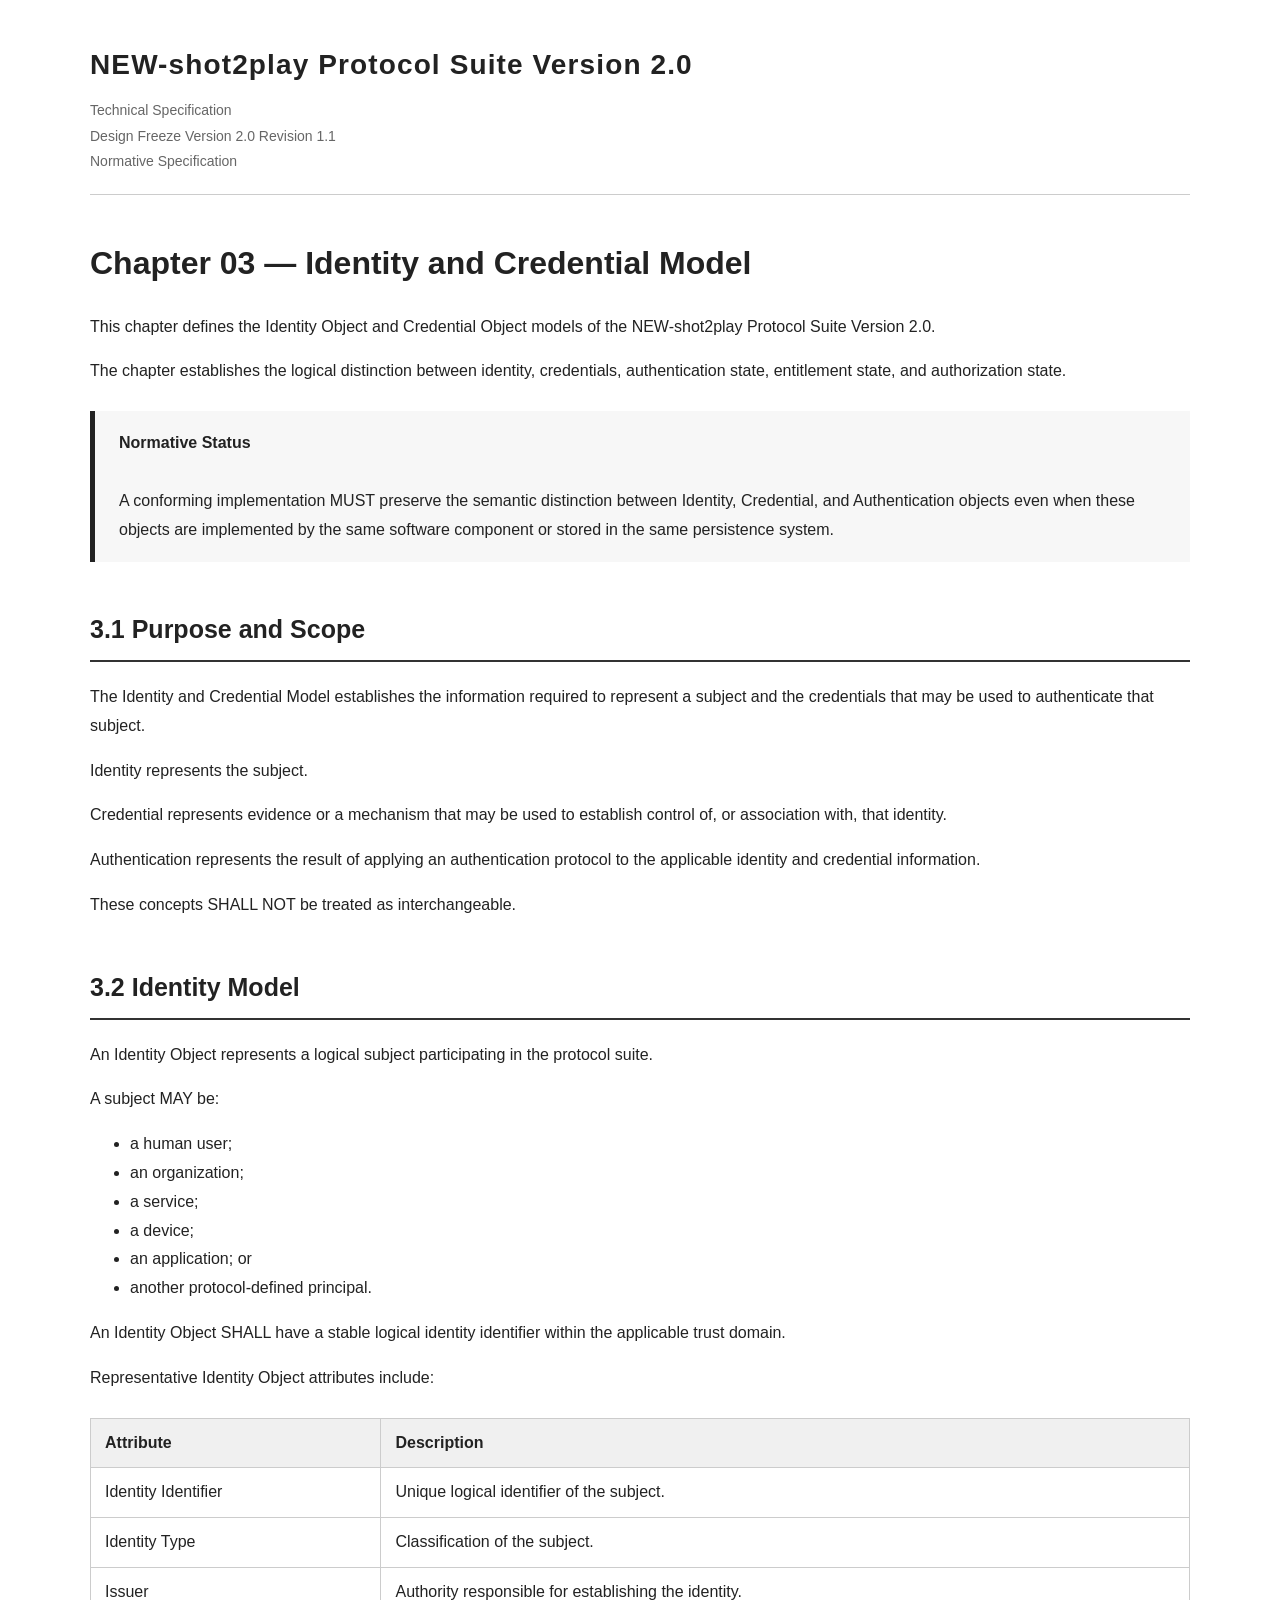
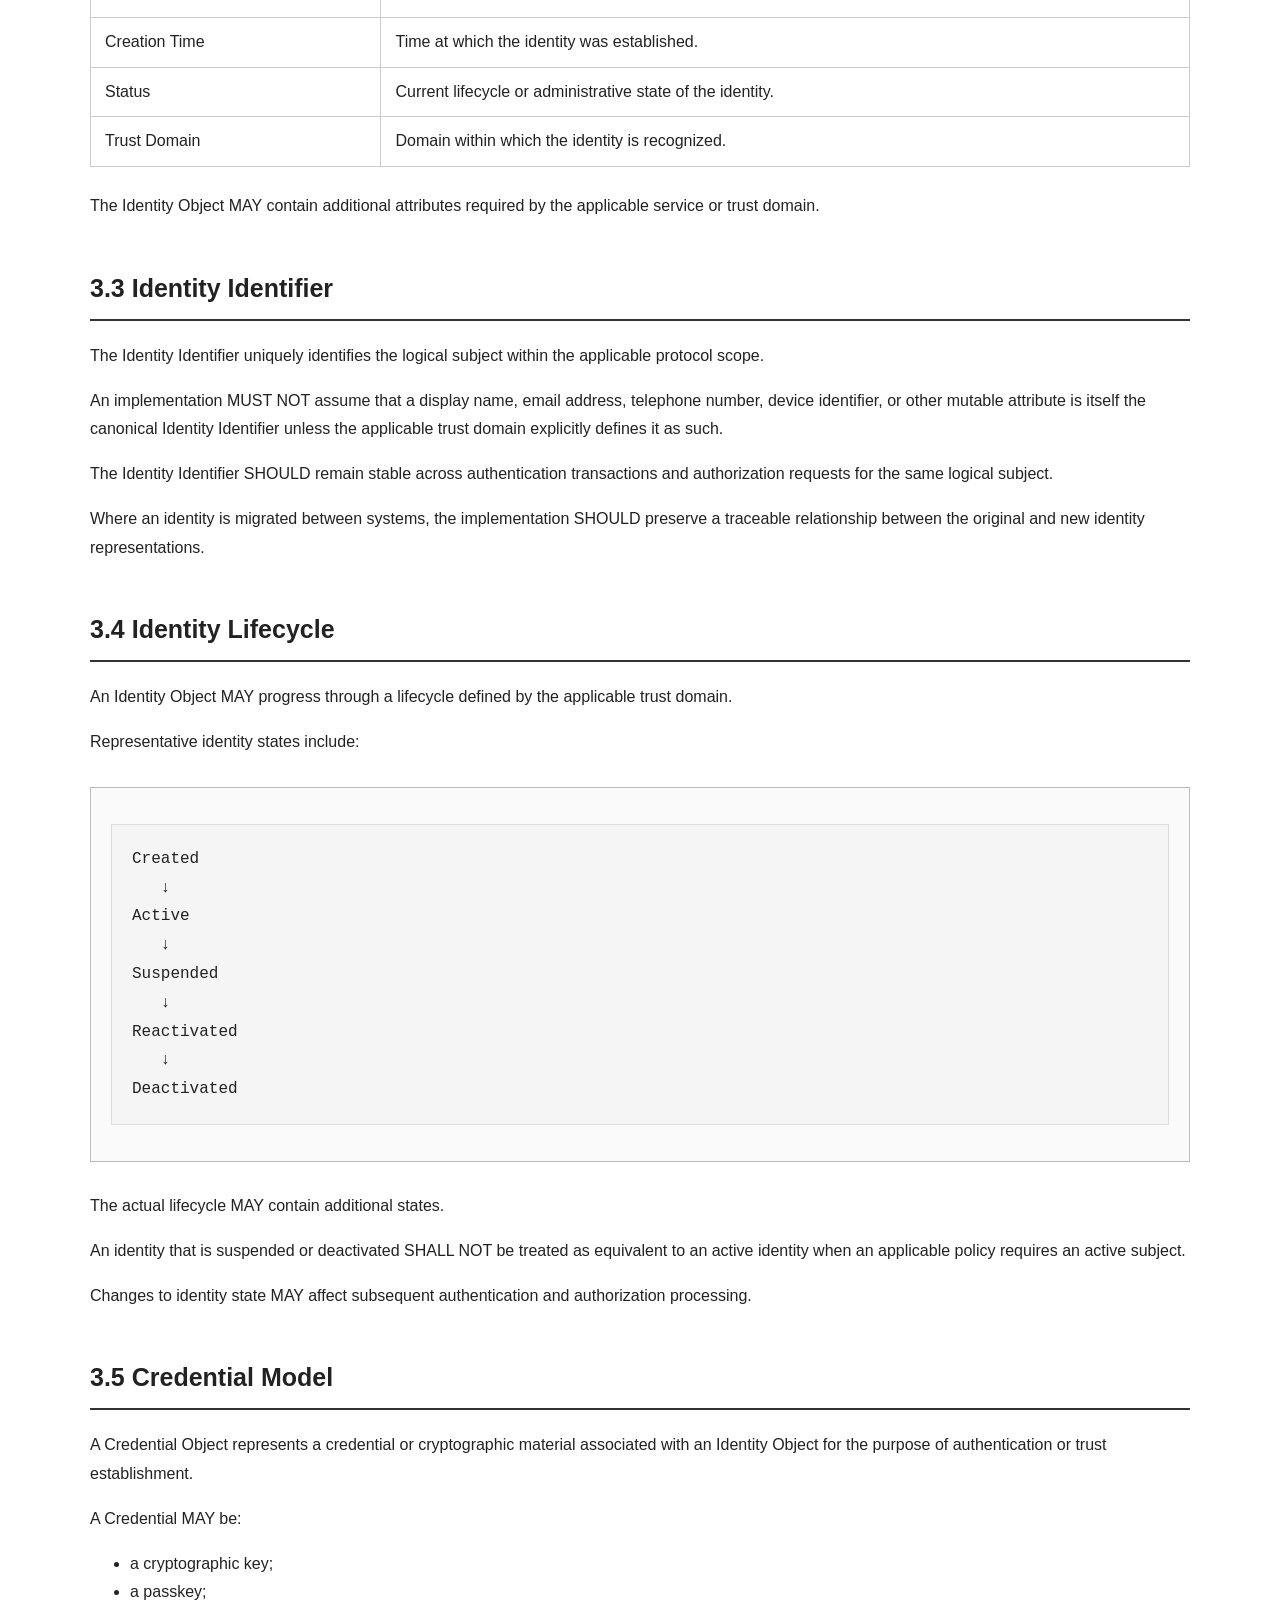
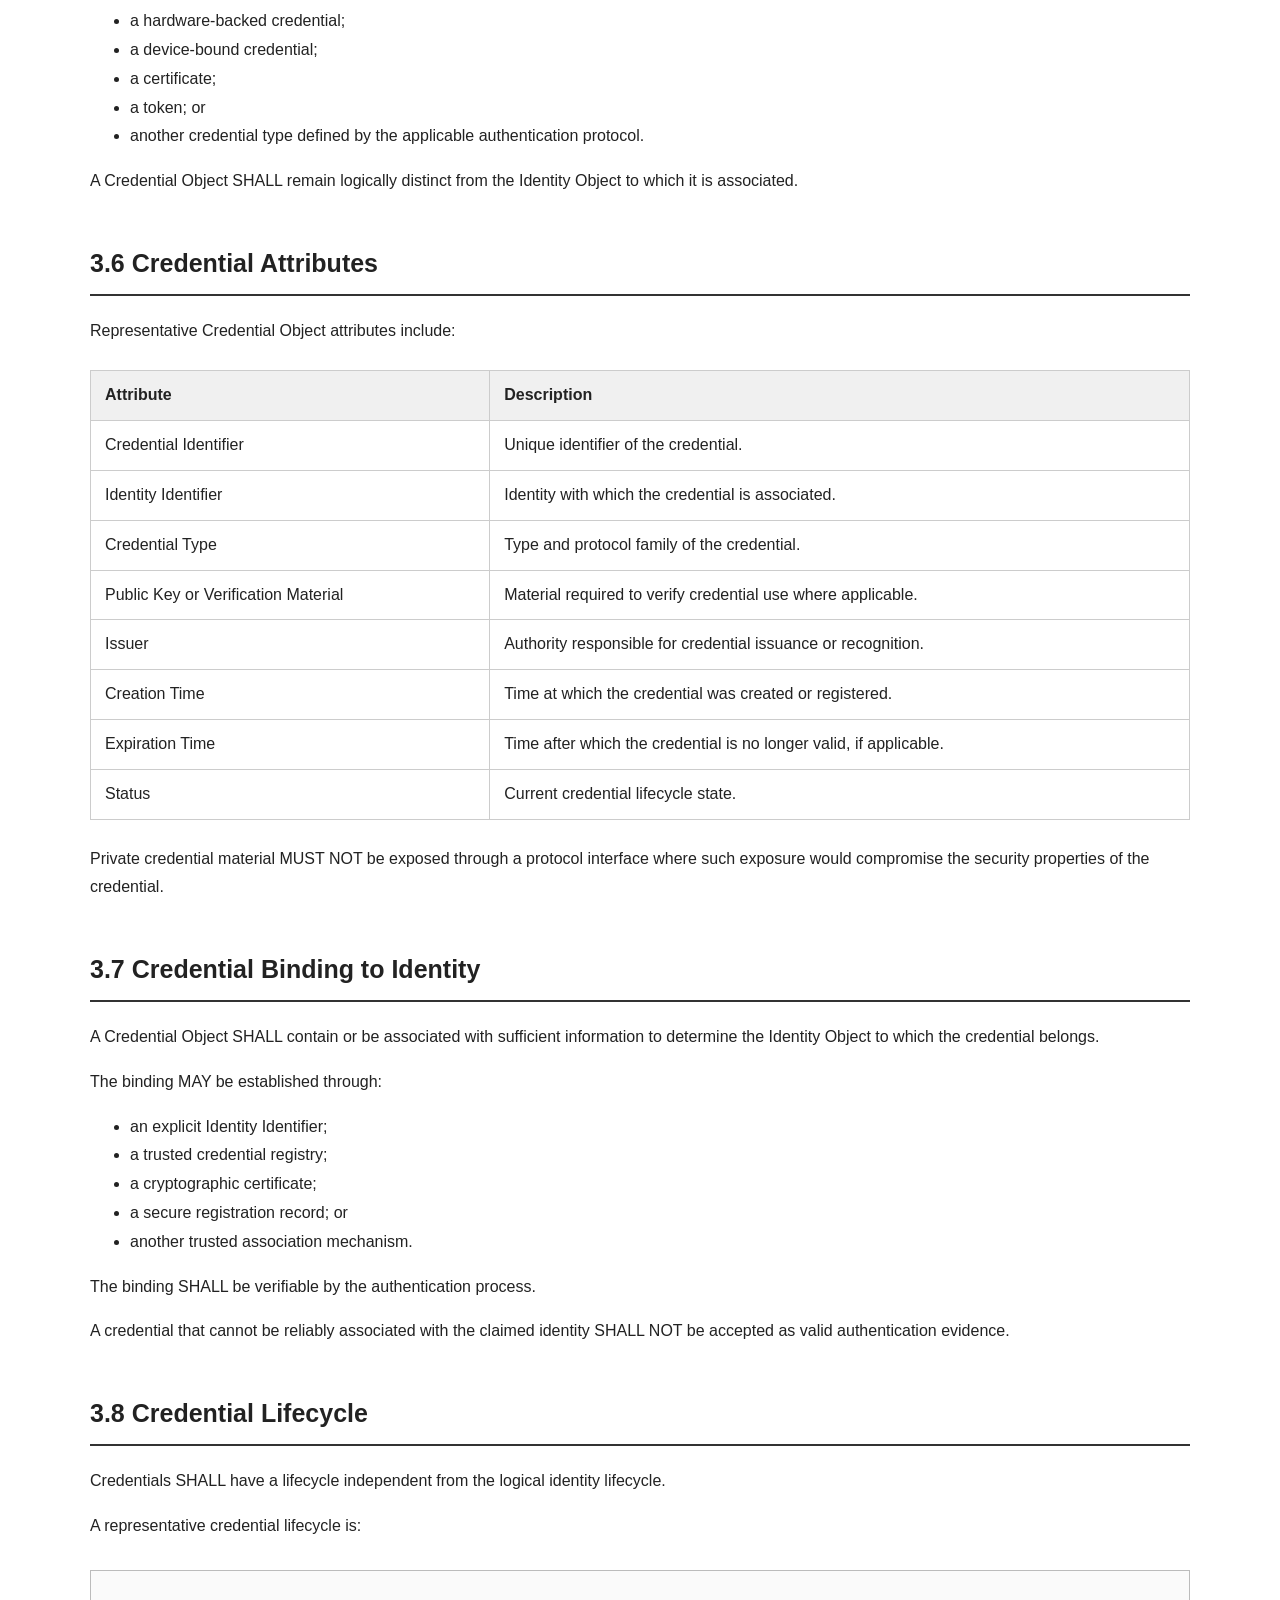
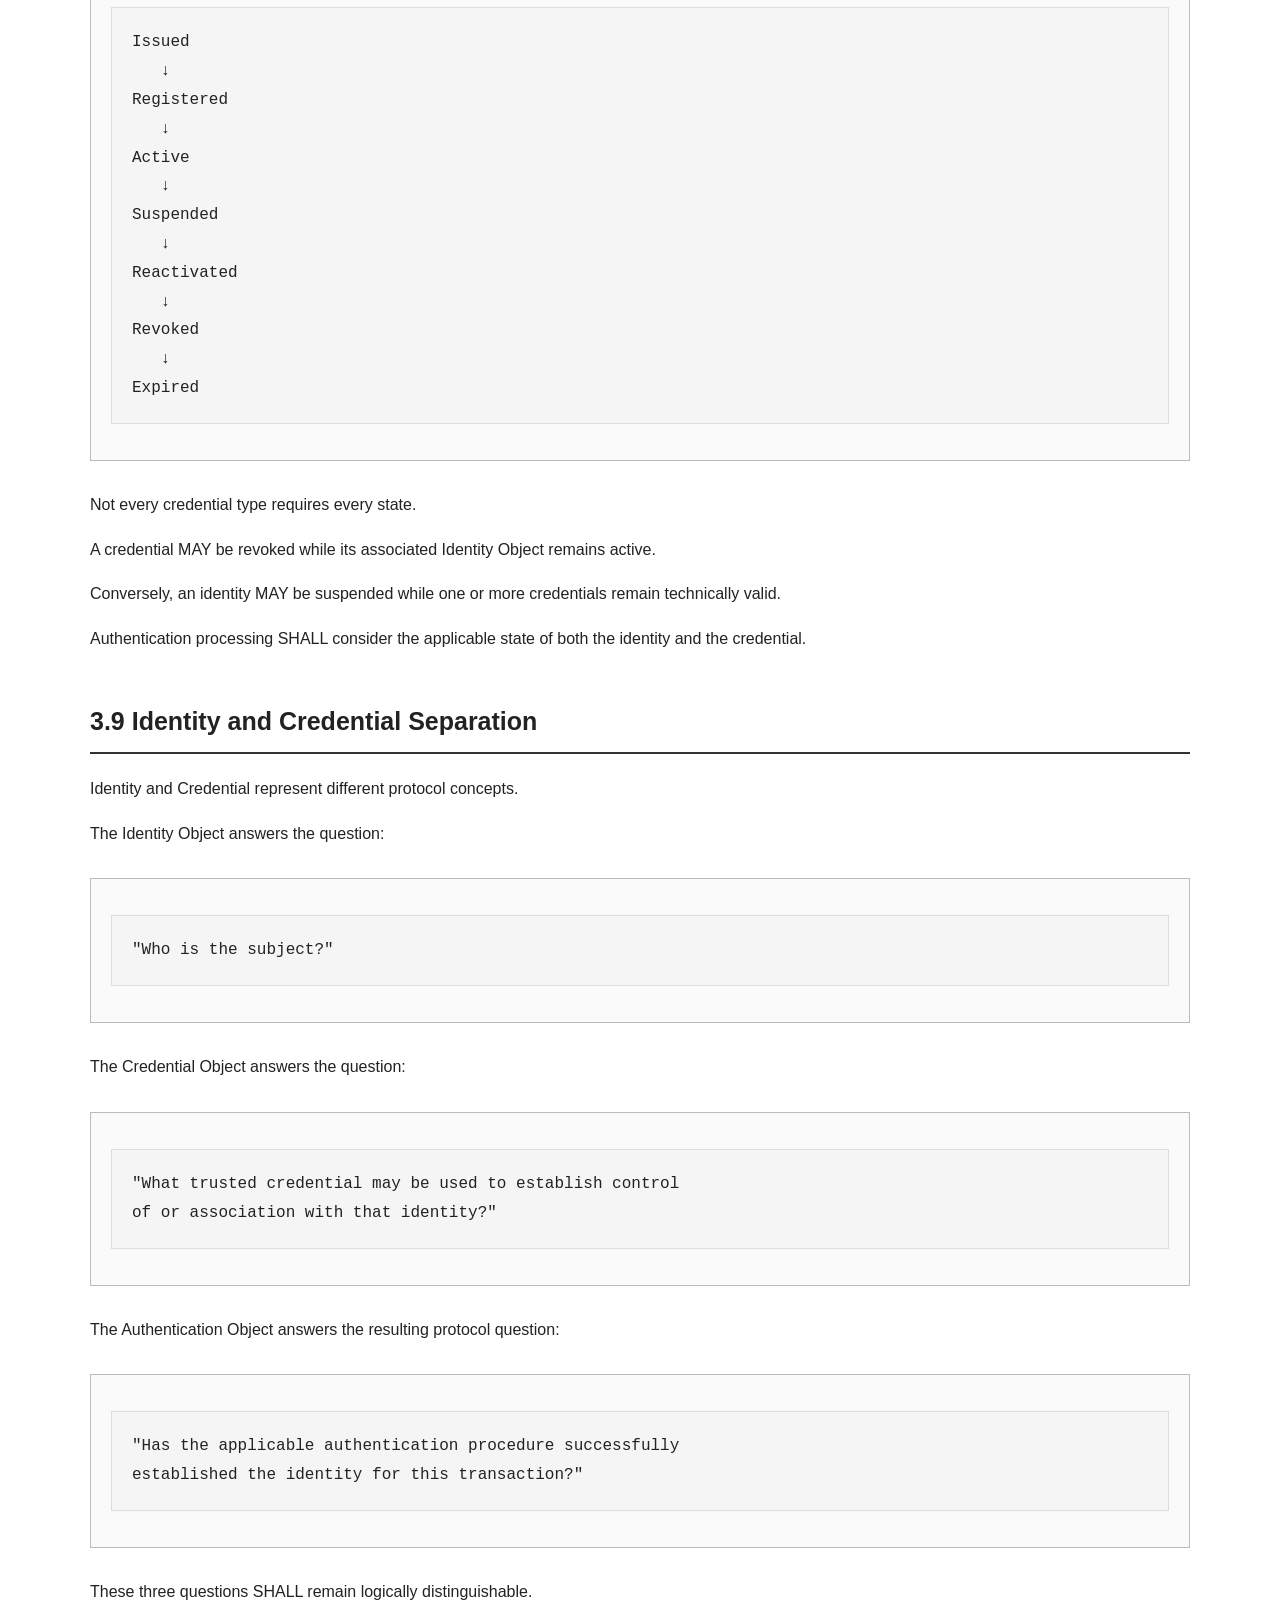
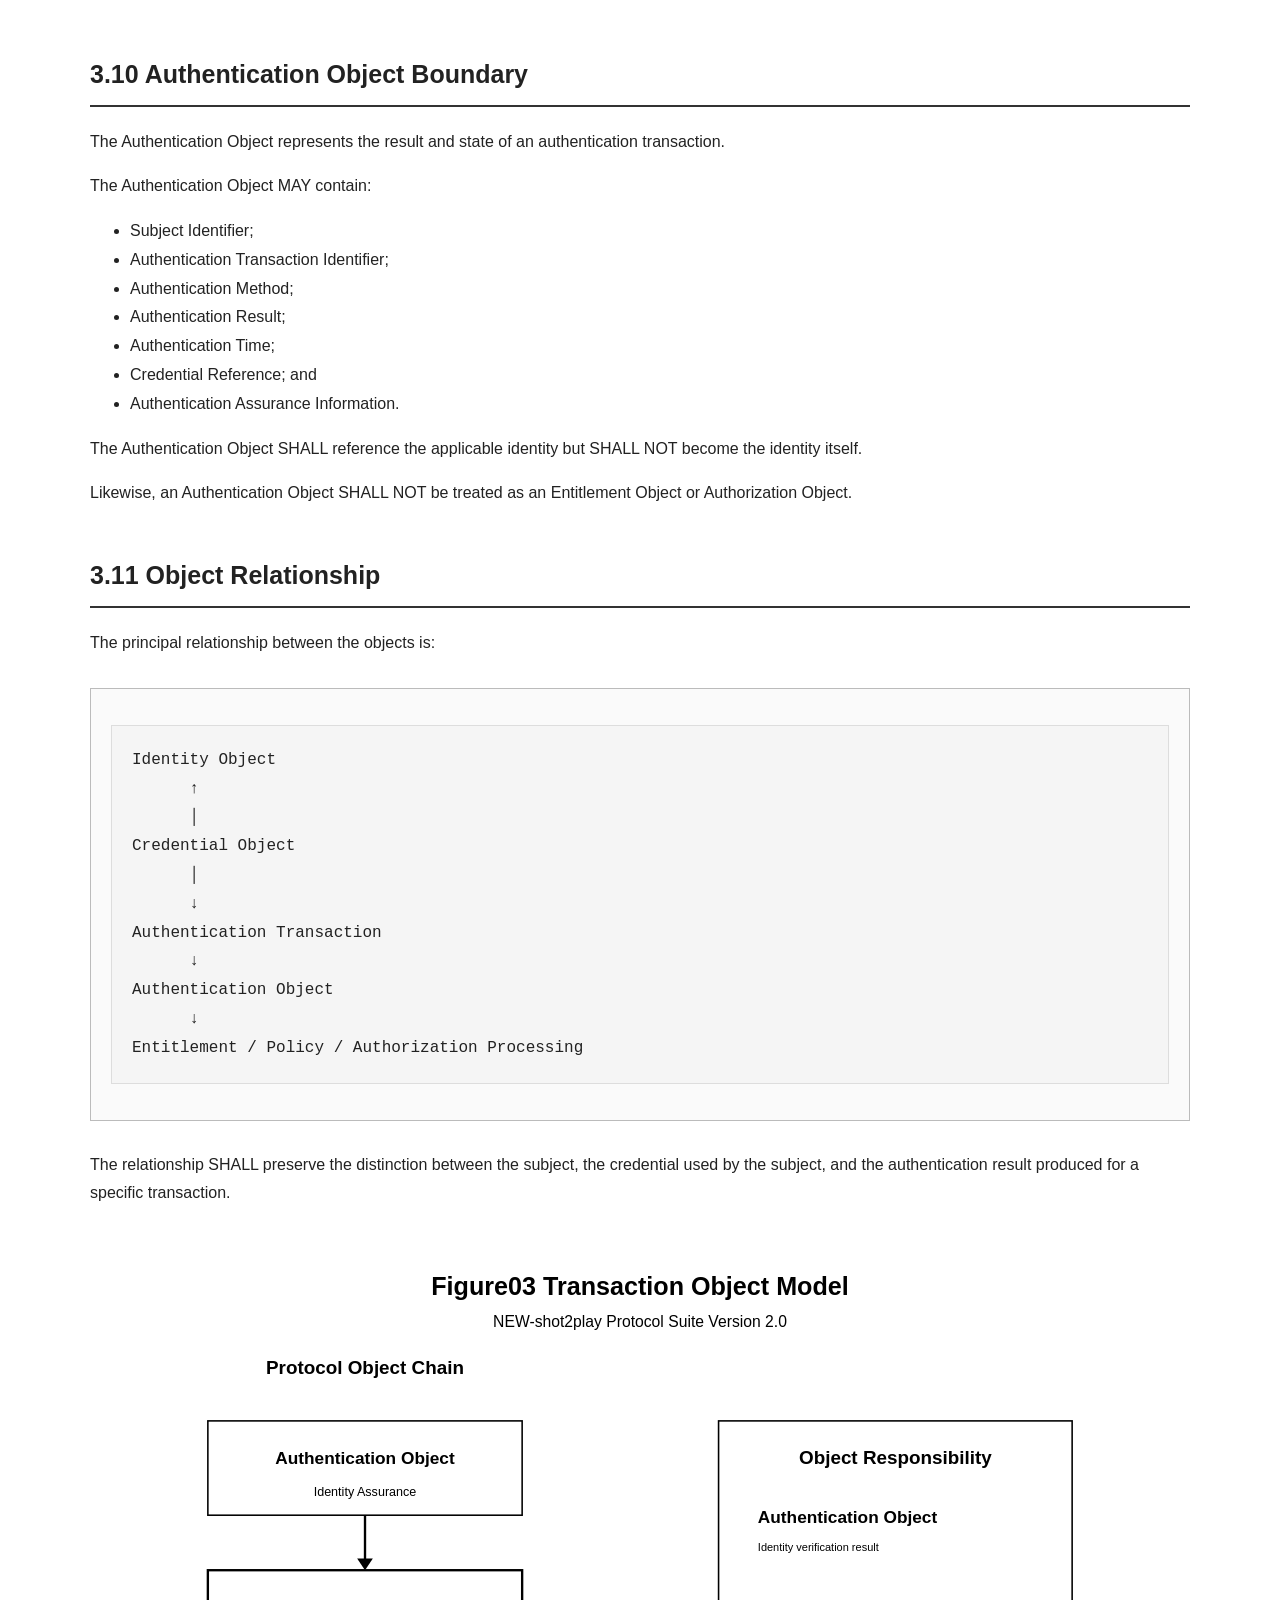
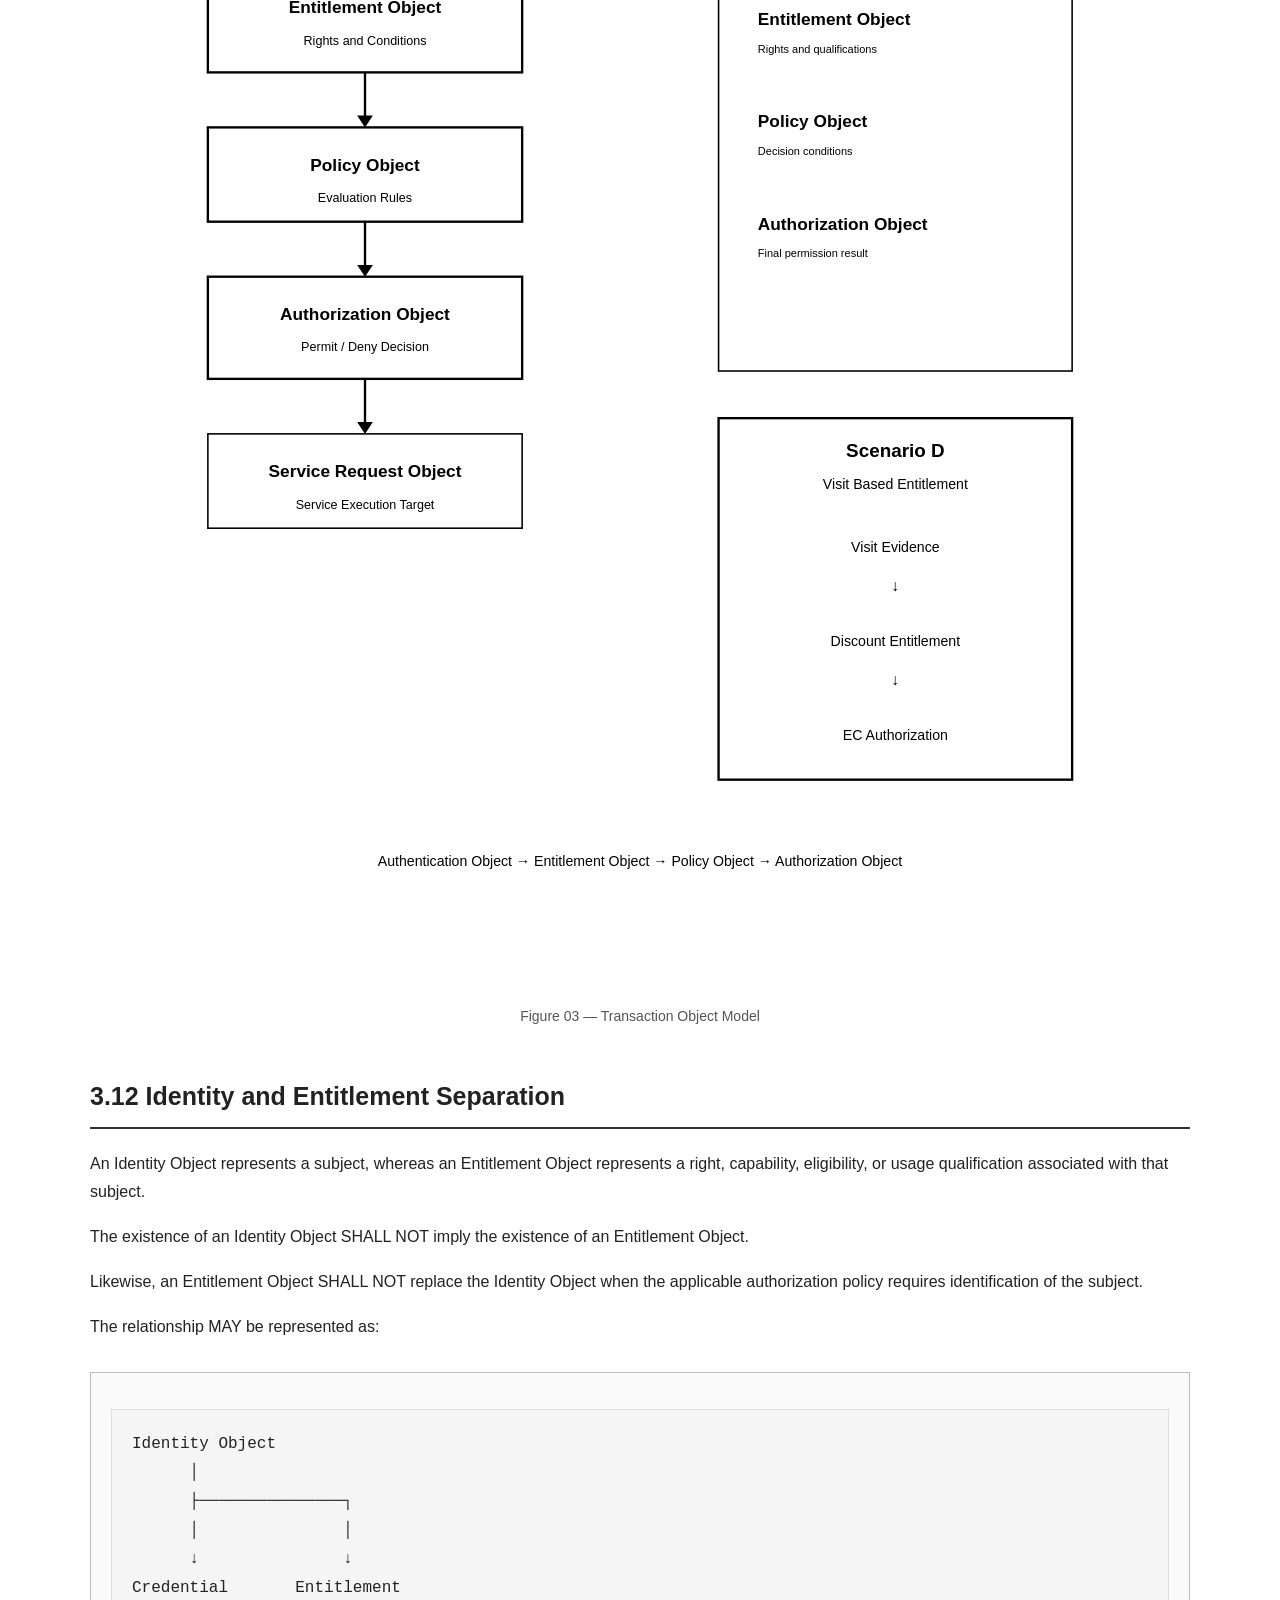
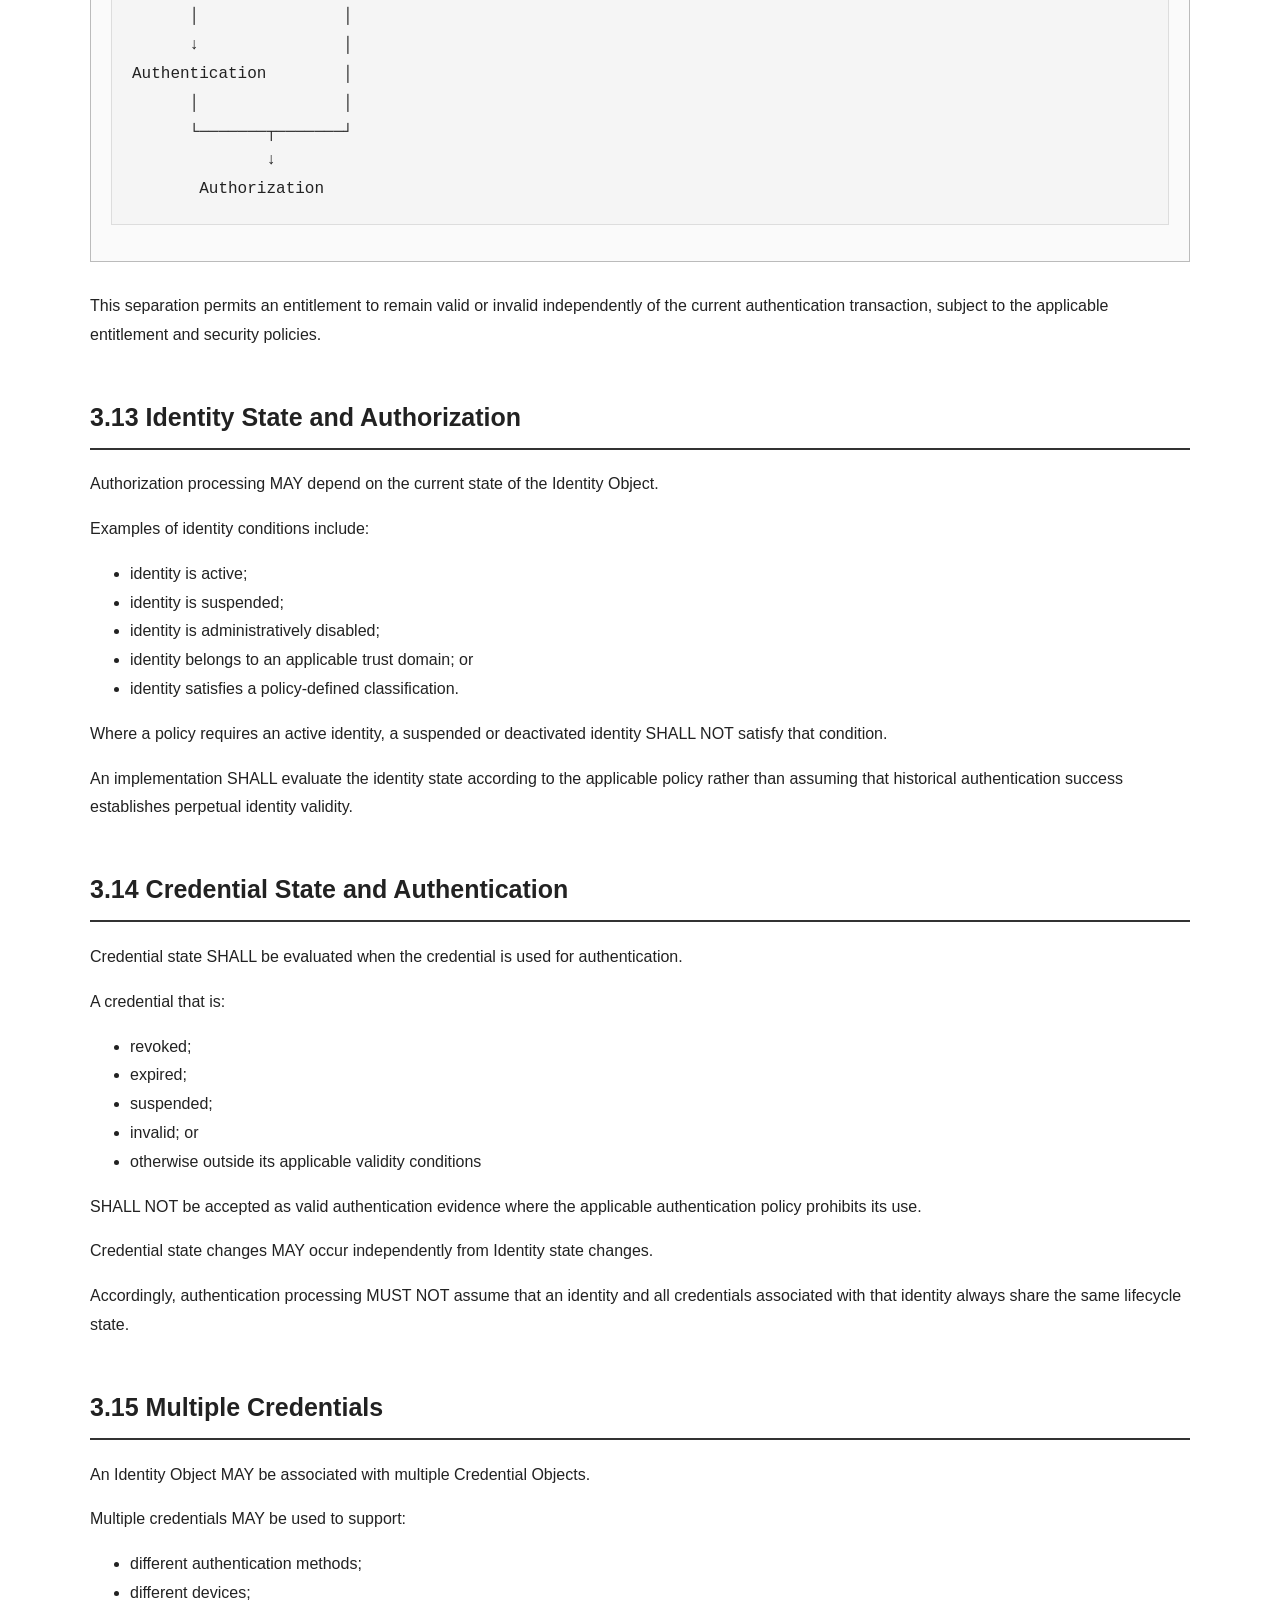
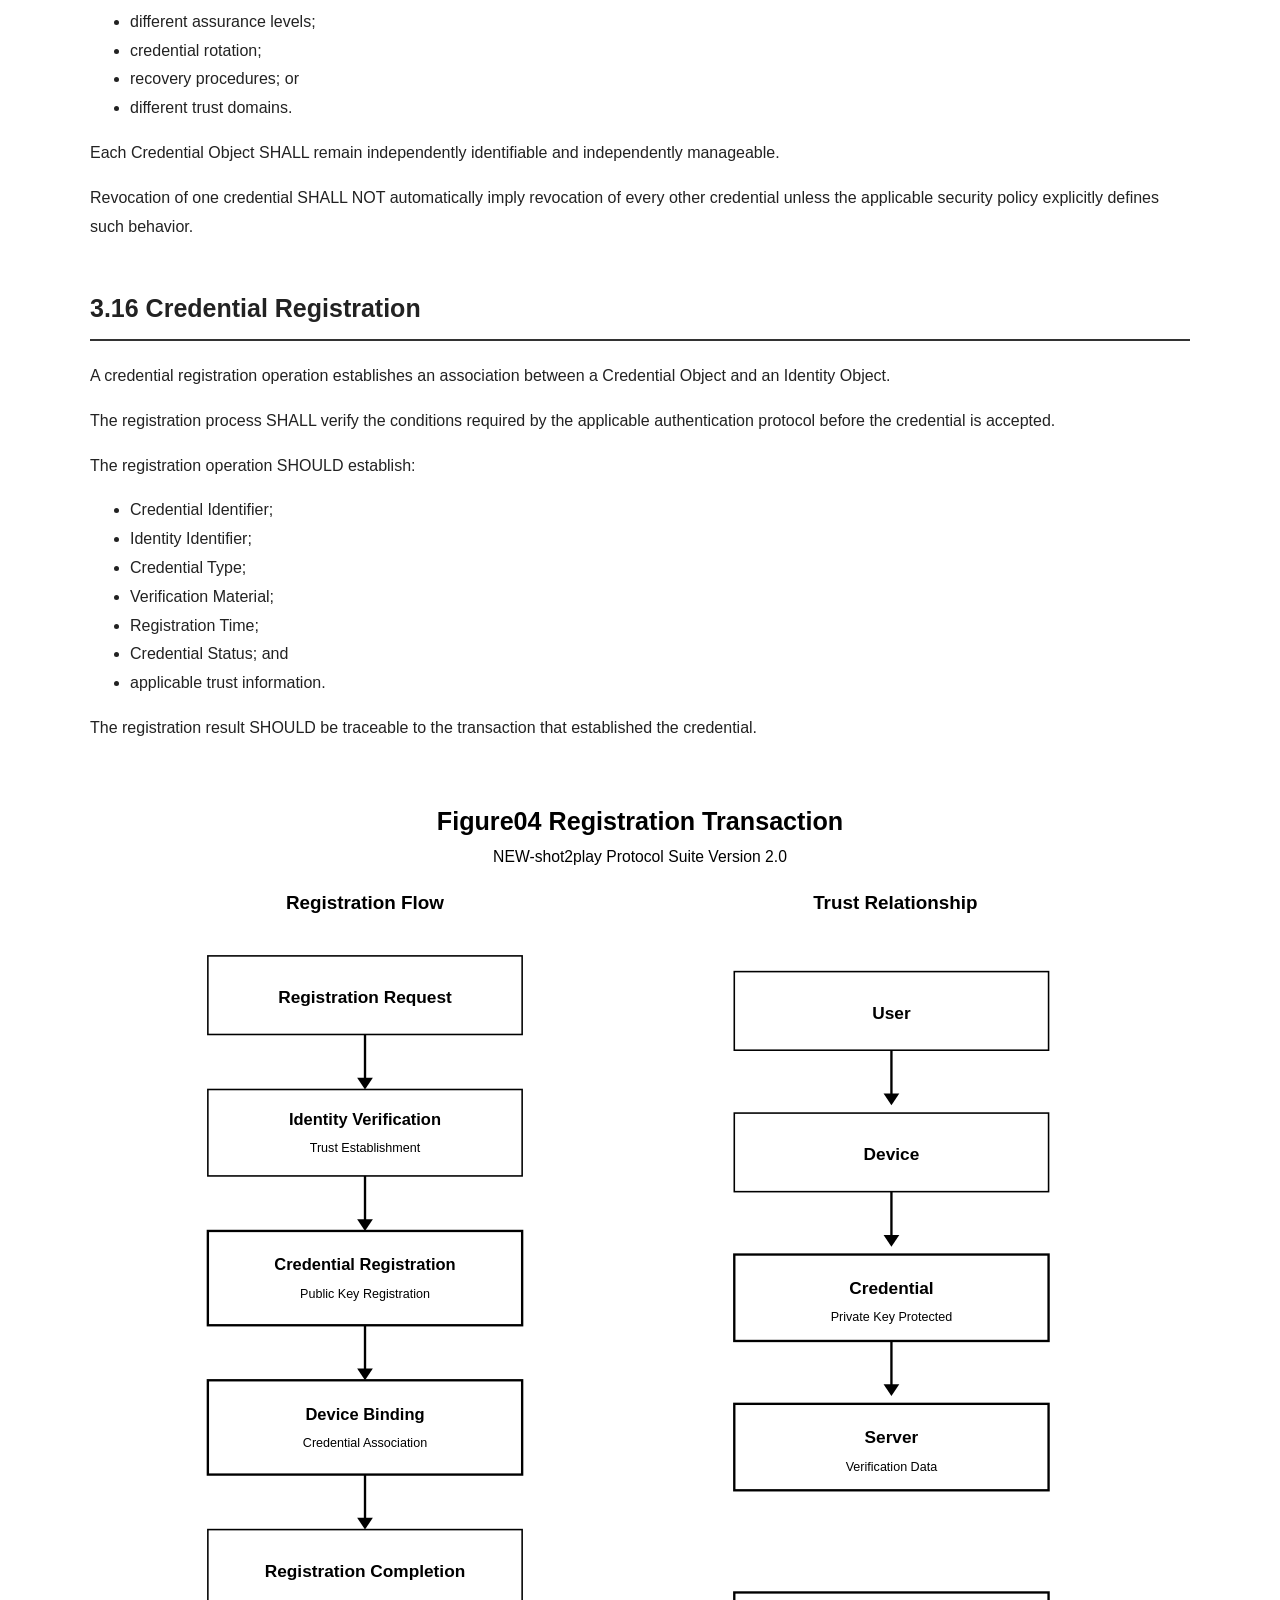
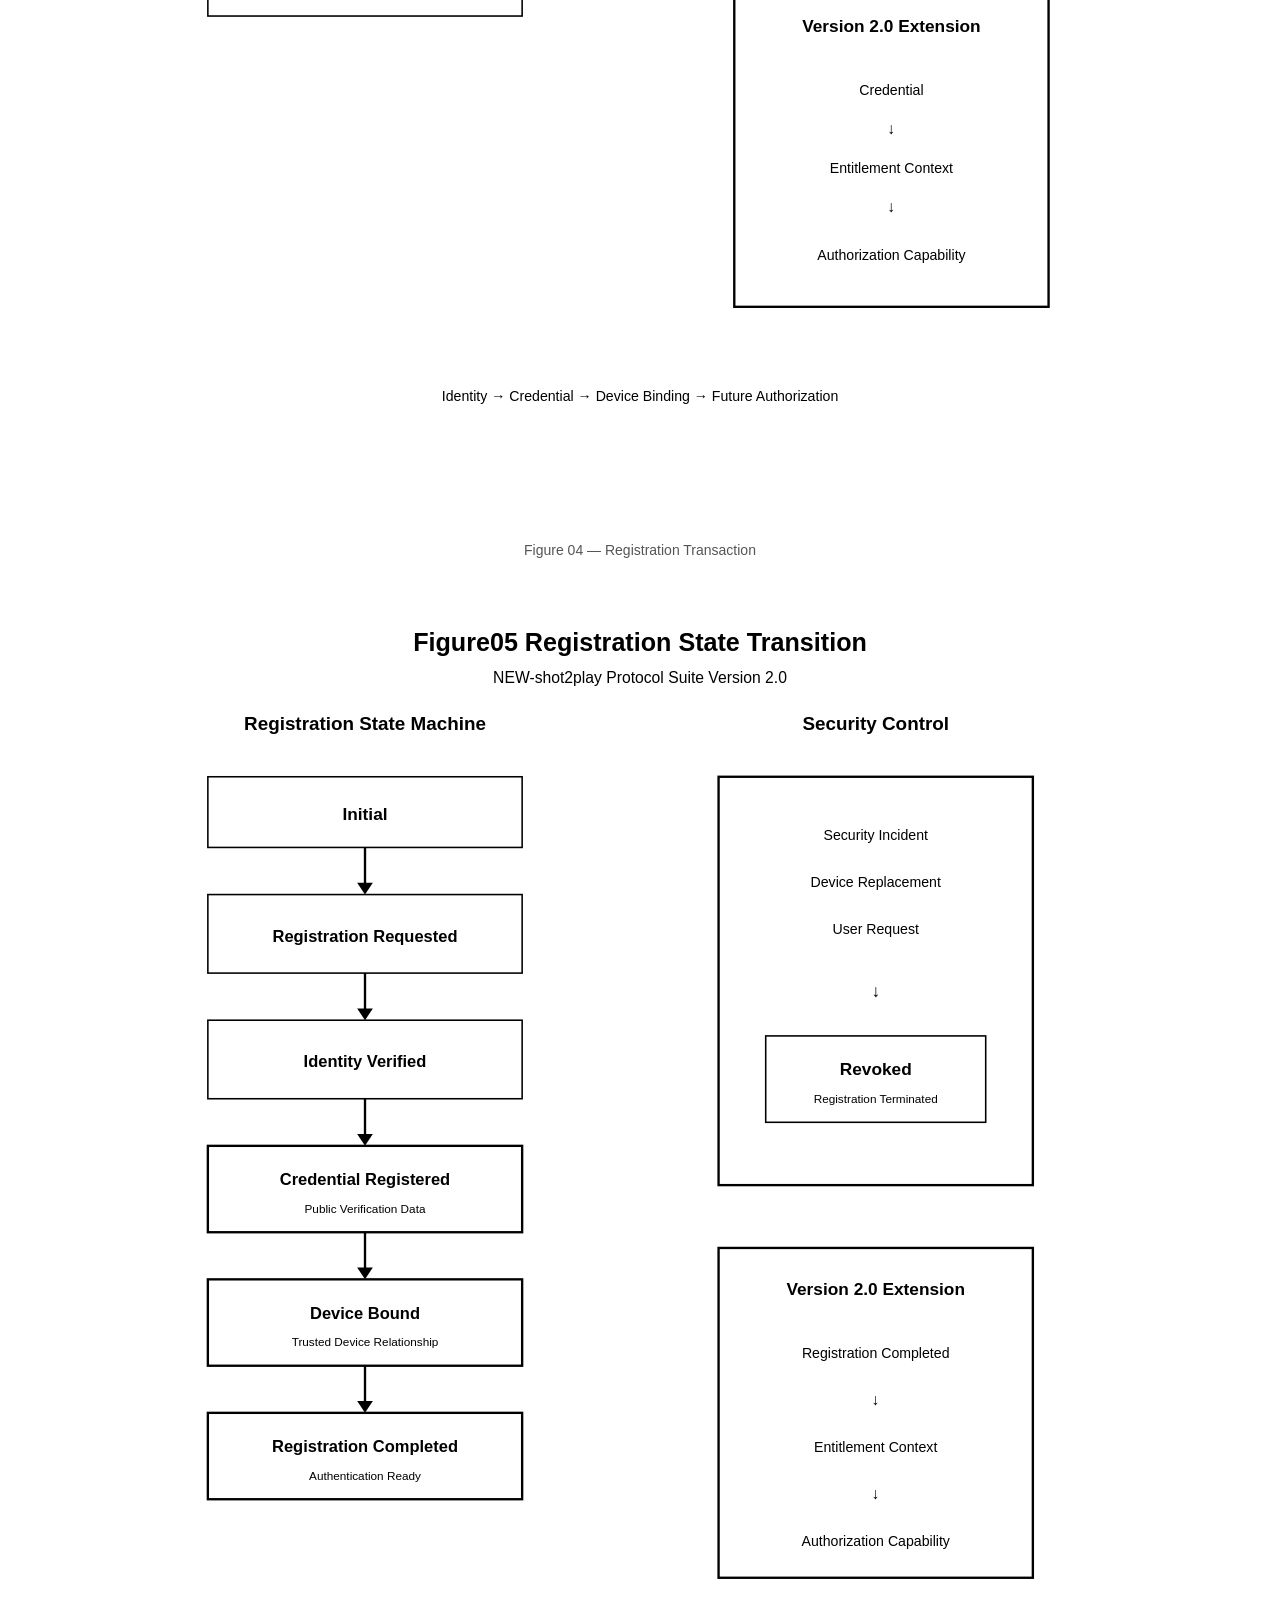
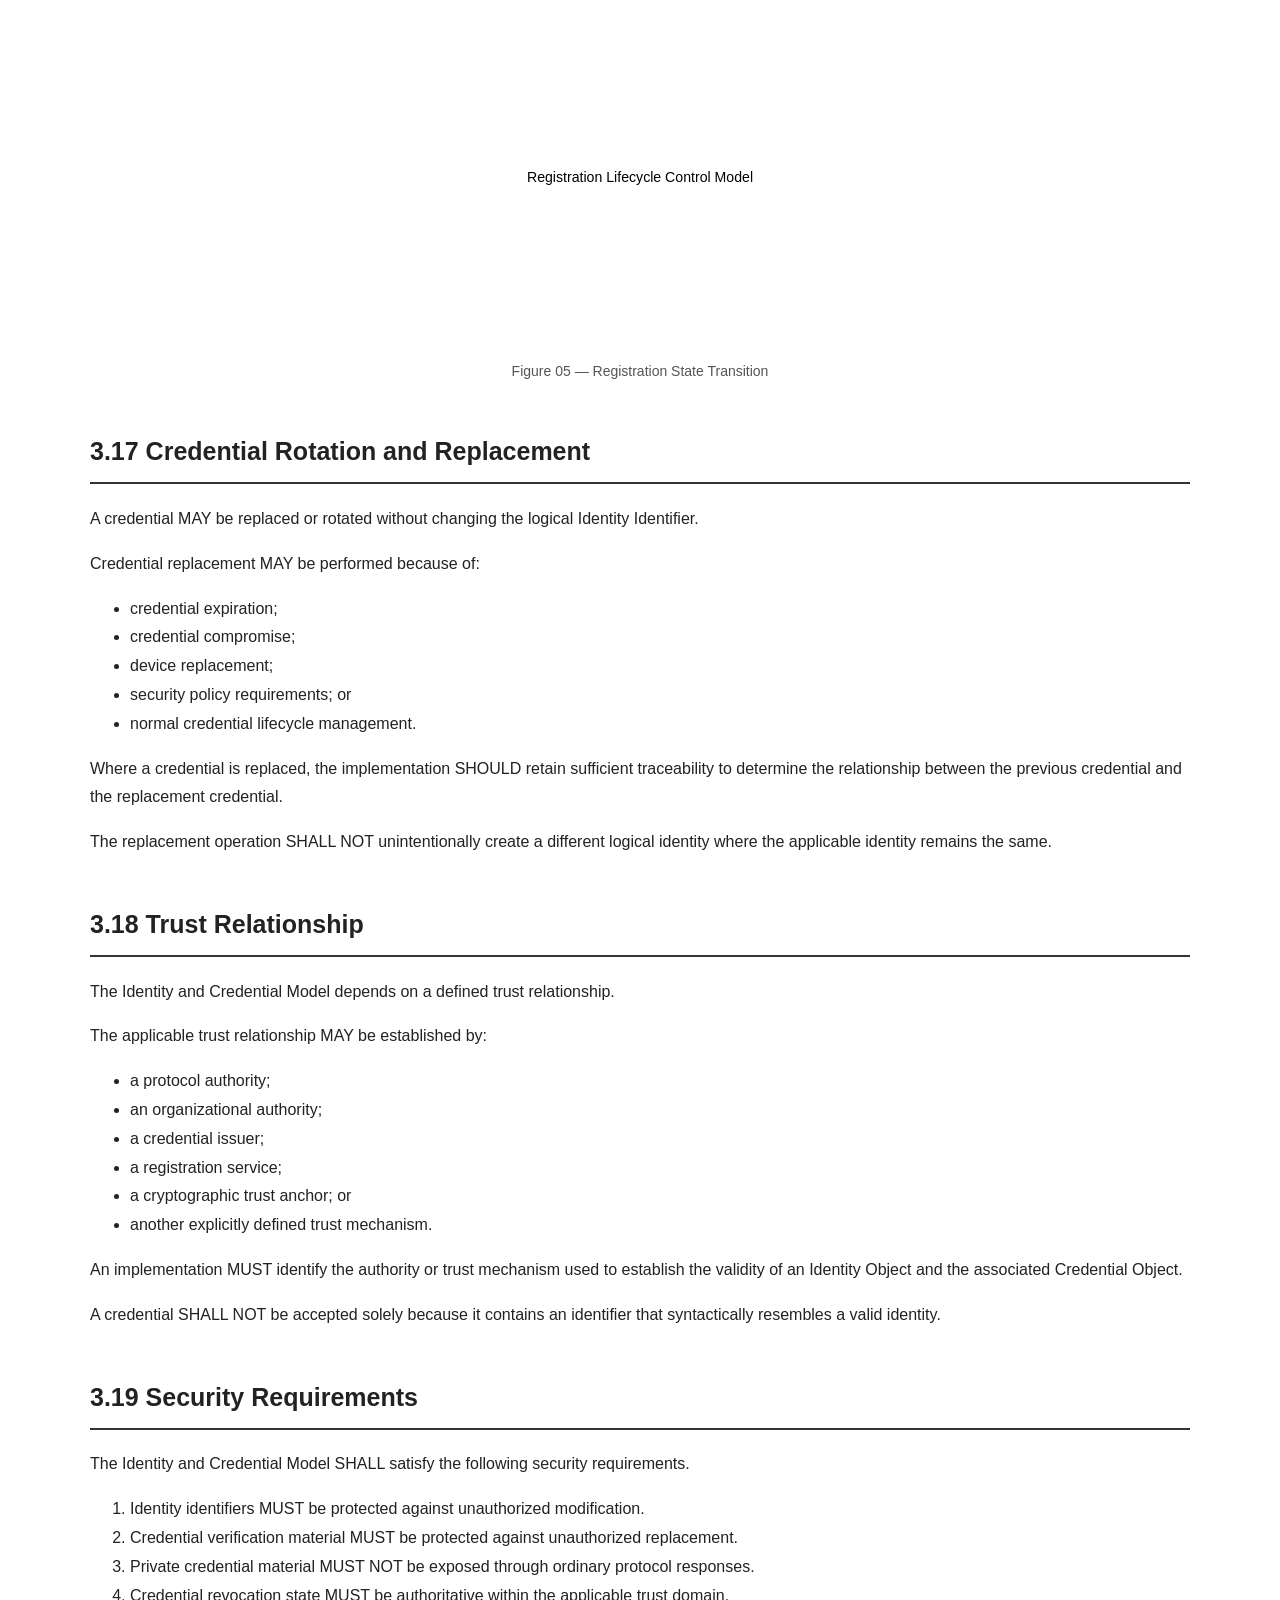
<file: docs/chapter03_identity_credential_model.html>
<!DOCTYPE html>
<html lang="en">

<head>
<meta charset="UTF-8">
<meta name="viewport" content="width=device-width, initial-scale=1.0">

<title>
Chapter 03 - Identity and Credential Model | NEW-shot2play Protocol Suite Version 2.0
</title>

<link rel="stylesheet" href="../css/patent.css">
</head>

<body>

<div class="container">

<header class="spec-header">

<div class="spec-title">
NEW-shot2play Protocol Suite Version 2.0
</div>

<div class="spec-version">
Technical Specification<br>
Design Freeze Version 2.0 Revision 1.1<br>
Normative Specification
</div>

</header>


<main>

<h1>
Chapter 03 — Identity and Credential Model
</h1>

<p>
This chapter defines the Identity Object and Credential Object
models of the NEW-shot2play Protocol Suite Version 2.0.
</p>

<p>
The chapter establishes the logical distinction between identity,
credentials, authentication state, entitlement state, and
authorization state.
</p>

<div class="normative must">

<strong>Normative Status</strong><br><br>

A conforming implementation MUST preserve the semantic distinction
between Identity, Credential, and Authentication objects even when
these objects are implemented by the same software component or
stored in the same persistence system.

</div>


<section>

<h2>
3.1 Purpose and Scope
</h2>

<p>
The Identity and Credential Model establishes the information
required to represent a subject and the credentials that may be
used to authenticate that subject.
</p>

<p>
Identity represents the subject.
</p>

<p>
Credential represents evidence or a mechanism that may be used to
establish control of, or association with, that identity.
</p>

<p>
Authentication represents the result of applying an authentication
protocol to the applicable identity and credential information.
</p>

<p>
These concepts SHALL NOT be treated as interchangeable.
</p>

</section>


<section>

<h2>
3.2 Identity Model
</h2>

<p>
An Identity Object represents a logical subject participating in
the protocol suite.
</p>

<p>
A subject MAY be:
</p>

<ul>

<li>
a human user;
</li>

<li>
an organization;
</li>

<li>
a service;
</li>

<li>
a device;
</li>

<li>
an application; or
</li>

<li>
another protocol-defined principal.
</li>

</ul>

<p>
An Identity Object SHALL have a stable logical identity identifier
within the applicable trust domain.
</p>

<p>
Representative Identity Object attributes include:
</p>

<table>

<tr>
<th>
Attribute
</th>

<th>
Description
</th>
</tr>

<tr>
<td>
Identity Identifier
</td>

<td>
Unique logical identifier of the subject.
</td>
</tr>

<tr>
<td>
Identity Type
</td>

<td>
Classification of the subject.
</td>
</tr>

<tr>
<td>
Issuer
</td>

<td>
Authority responsible for establishing the identity.
</td>
</tr>

<tr>
<td>
Creation Time
</td>

<td>
Time at which the identity was established.
</td>
</tr>

<tr>
<td>
Status
</td>

<td>
Current lifecycle or administrative state of the identity.
</td>
</tr>

<tr>
<td>
Trust Domain
</td>

<td>
Domain within which the identity is recognized.
</td>

</table>

<p>
The Identity Object MAY contain additional attributes required by
the applicable service or trust domain.
</p>

</section>


<section>

<h2>
3.3 Identity Identifier
</h2>

<p>
The Identity Identifier uniquely identifies the logical subject
within the applicable protocol scope.
</p>

<p>
An implementation MUST NOT assume that a display name, email
address, telephone number, device identifier, or other mutable
attribute is itself the canonical Identity Identifier unless the
applicable trust domain explicitly defines it as such.
</p>

<p>
The Identity Identifier SHOULD remain stable across authentication
transactions and authorization requests for the same logical
subject.
</p>

<p>
Where an identity is migrated between systems, the implementation
SHOULD preserve a traceable relationship between the original and
new identity representations.
</p>

</section>


<section>

<h2>
3.4 Identity Lifecycle
</h2>

<p>
An Identity Object MAY progress through a lifecycle defined by the
applicable trust domain.
</p>

<p>
Representative identity states include:
</p>

<div class="object-definition">

<pre>
Created
   ↓
Active
   ↓
Suspended
   ↓
Reactivated
   ↓
Deactivated
</pre>

</div>

<p>
The actual lifecycle MAY contain additional states.
</p>

<p>
An identity that is suspended or deactivated SHALL NOT be treated
as equivalent to an active identity when an applicable policy
requires an active subject.
</p>

<p>
Changes to identity state MAY affect subsequent authentication and
authorization processing.
</p>

</section>


<section>

<h2>
3.5 Credential Model
</h2>

<p>
A Credential Object represents a credential or cryptographic
material associated with an Identity Object for the purpose of
authentication or trust establishment.
</p>

<p>
A Credential MAY be:
</p>

<ul>

<li>
a cryptographic key;
</li>

<li>
a passkey;
</li>

<li>
a hardware-backed credential;
</li>

<li>
a device-bound credential;
</li>

<li>
a certificate;
</li>

<li>
a token; or
</li>

<li>
another credential type defined by the applicable authentication
protocol.
</li>

</ul>

<p>
A Credential Object SHALL remain logically distinct from the
Identity Object to which it is associated.
</p>

</section>


<section>

<h2>
3.6 Credential Attributes
</h2>

<p>
Representative Credential Object attributes include:
</p>

<table>

<tr>
<th>
Attribute
</th>

<th>
Description
</th>
</tr>

<tr>
<td>
Credential Identifier
</td>

<td>
Unique identifier of the credential.
</td>

</tr>

<tr>
<td>
Identity Identifier
</td>

<td>
Identity with which the credential is associated.
</td>

</tr>

<tr>
<td>
Credential Type
</td>

<td>
Type and protocol family of the credential.
</td>

</tr>

<tr>
<td>
Public Key or Verification Material
</td>

<td>
Material required to verify credential use where applicable.
</td>

</tr>

<tr>
<td>
Issuer
</td>

<td>
Authority responsible for credential issuance or recognition.
</td>

</tr>

<tr>
<td>
Creation Time
</td>

<td>
Time at which the credential was created or registered.
</td>

</tr>

<tr>
<td>
Expiration Time
</td>

<td>
Time after which the credential is no longer valid, if applicable.
</td>

</tr>

<tr>
<td>
Status
</td>

<td>
Current credential lifecycle state.
</td>

</tr>

</table>

<p>
Private credential material MUST NOT be exposed through a protocol
interface where such exposure would compromise the security
properties of the credential.
</p>

</section>


<section>

<h2>
3.7 Credential Binding to Identity
</h2>

<p>
A Credential Object SHALL contain or be associated with sufficient
information to determine the Identity Object to which the
credential belongs.
</p>

<p>
The binding MAY be established through:
</p>

<ul>

<li>
an explicit Identity Identifier;
</li>

<li>
a trusted credential registry;
</li>

<li>
a cryptographic certificate;
</li>

<li>
a secure registration record; or
</li>

<li>
another trusted association mechanism.
</li>

</ul>

<p>
The binding SHALL be verifiable by the authentication process.
</p>

<p>
A credential that cannot be reliably associated with the claimed
identity SHALL NOT be accepted as valid authentication evidence.
</p>

</section>


<section>

<h2>
3.8 Credential Lifecycle
</h2>

<p>
Credentials SHALL have a lifecycle independent from the logical
identity lifecycle.
</p>

<p>
A representative credential lifecycle is:
</p>

<div class="object-definition">

<pre>
Issued
   ↓
Registered
   ↓
Active
   ↓
Suspended
   ↓
Reactivated
   ↓
Revoked
   ↓
Expired
</pre>

</div>

<p>
Not every credential type requires every state.
</p>

<p>
A credential MAY be revoked while its associated Identity Object
remains active.
</p>

<p>
Conversely, an identity MAY be suspended while one or more
credentials remain technically valid.
</p>

<p>
Authentication processing SHALL consider the applicable state of
both the identity and the credential.
</p>

</section>


<section>

<h2>
3.9 Identity and Credential Separation
</h2>

<p>
Identity and Credential represent different protocol concepts.
</p>

<p>
The Identity Object answers the question:
</p>

<div class="object-definition">

<pre>
"Who is the subject?"
</pre>

</div>

<p>
The Credential Object answers the question:
</p>

<div class="object-definition">

<pre>
"What trusted credential may be used to establish control
of or association with that identity?"
</pre>

</div>

<p>
The Authentication Object answers the resulting protocol question:
</p>

<div class="object-definition">

<pre>
"Has the applicable authentication procedure successfully
established the identity for this transaction?"
</pre>

</div>

<p>
These three questions SHALL remain logically distinguishable.
</p>

</section>


<section>

<h2>
3.10 Authentication Object Boundary
</h2>

<p>
The Authentication Object represents the result and state of an
authentication transaction.
</p>

<p>
The Authentication Object MAY contain:
</p>

<ul>

<li>
Subject Identifier;
</li>

<li>
Authentication Transaction Identifier;
</li>

<li>
Authentication Method;
</li>

<li>
Authentication Result;
</li>

<li>
Authentication Time;
</li>

<li>
Credential Reference; and
</li>

<li>
Authentication Assurance Information.
</li>

</ul>

<p>
The Authentication Object SHALL reference the applicable identity
but SHALL NOT become the identity itself.
</p>

<p>
Likewise, an Authentication Object SHALL NOT be treated as an
Entitlement Object or Authorization Object.
</p>

</section>


<section>

<h2>
3.11 Object Relationship
</h2>

<p>
The principal relationship between the objects is:
</p>

<div class="object-definition">

<pre>
Identity Object
      ↑
      │
Credential Object
      │
      ↓
Authentication Transaction
      ↓
Authentication Object
      ↓
Entitlement / Policy / Authorization Processing
</pre>

</div>

<p>
The relationship SHALL preserve the distinction between the
subject, the credential used by the subject, and the authentication
result produced for a specific transaction.
</p>

</section>

<figure class="figure-container">

<img
src="../figures/figure03_transaction_object.svg"
alt="Transaction Object Model"
>

<div class="figure-caption">
Figure 03 — Transaction Object Model
</div>

</figure>


<section>

<h2>
3.12 Identity and Entitlement Separation
</h2>

<p>
An Identity Object represents a subject, whereas an Entitlement
Object represents a right, capability, eligibility, or usage
qualification associated with that subject.
</p>

<p>
The existence of an Identity Object SHALL NOT imply the existence
of an Entitlement Object.
</p>

<p>
Likewise, an Entitlement Object SHALL NOT replace the Identity
Object when the applicable authorization policy requires
identification of the subject.
</p>

<p>
The relationship MAY be represented as:
</p>

<div class="object-definition">

<pre>
Identity Object
      │
      ├───────────────┐
      │               │
      ↓               ↓
Credential       Entitlement
      │               │
      ↓               │
Authentication        │
      │               │
      └───────┬───────┘
              ↓
       Authorization
</pre>

</div>

<p>
This separation permits an entitlement to remain valid or
invalid independently of the current authentication transaction,
subject to the applicable entitlement and security policies.
</p>

</section>


<section>

<h2>
3.13 Identity State and Authorization
</h2>

<p>
Authorization processing MAY depend on the current state of the
Identity Object.
</p>

<p>
Examples of identity conditions include:
</p>

<ul>

<li>
identity is active;
</li>

<li>
identity is suspended;
</li>

<li>
identity is administratively disabled;
</li>

<li>
identity belongs to an applicable trust domain; or
</li>

<li>
identity satisfies a policy-defined classification.
</li>

</ul>

<p>
Where a policy requires an active identity, a suspended or
deactivated identity SHALL NOT satisfy that condition.
</p>

<p>
An implementation SHALL evaluate the identity state according to
the applicable policy rather than assuming that historical
authentication success establishes perpetual identity validity.
</p>

</section>


<section>

<h2>
3.14 Credential State and Authentication
</h2>

<p>
Credential state SHALL be evaluated when the credential is used
for authentication.
</p>

<p>
A credential that is:
</p>

<ul>

<li>
revoked;
</li>

<li>
expired;
</li>

<li>
suspended;
</li>

<li>
invalid; or
</li>

<li>
otherwise outside its applicable validity conditions
</li>

</ul>

<p>
SHALL NOT be accepted as valid authentication evidence where the
applicable authentication policy prohibits its use.
</p>

<p>
Credential state changes MAY occur independently from Identity
state changes.
</p>

<p>
Accordingly, authentication processing MUST NOT assume that an
identity and all credentials associated with that identity always
share the same lifecycle state.
</p>

</section>


<section>

<h2>
3.15 Multiple Credentials
</h2>

<p>
An Identity Object MAY be associated with multiple Credential
Objects.
</p>

<p>
Multiple credentials MAY be used to support:
</p>

<ul>

<li>
different authentication methods;
</li>

<li>
different devices;
</li>

<li>
different assurance levels;
</li>

<li>
credential rotation;
</li>

<li>
recovery procedures; or
</li>

<li>
different trust domains.
</li>

</ul>

<p>
Each Credential Object SHALL remain independently identifiable and
independently manageable.
</p>

<p>
Revocation of one credential SHALL NOT automatically imply
revocation of every other credential unless the applicable
security policy explicitly defines such behavior.
</p>

</section>


<section>

<h2>
3.16 Credential Registration
</h2>

<p>
A credential registration operation establishes an association
between a Credential Object and an Identity Object.
</p>

<p>
The registration process SHALL verify the conditions required by
the applicable authentication protocol before the credential is
accepted.
</p>

<p>
The registration operation SHOULD establish:
</p>

<ul>

<li>
Credential Identifier;
</li>

<li>
Identity Identifier;
</li>

<li>
Credential Type;
</li>

<li>
Verification Material;
</li>

<li>
Registration Time;
</li>

<li>
Credential Status; and
</li>

<li>
applicable trust information.
</li>

</ul>

<p>
The registration result SHOULD be traceable to the transaction
that established the credential.
</p>

</section>


<figure class="figure-container">

<img
src="../figures/figure04_registration_transaction.svg"
alt="Registration Transaction"
>

<div class="figure-caption">
Figure 04 — Registration Transaction
</div>

</figure>

<figure class="figure-container">

<img
src="../figures/figure05_registration_state.svg"
alt="Registration State Transition"
>

<div class="figure-caption">
Figure 05 — Registration State Transition
</div>

</figure>


<section>

<h2>
3.17 Credential Rotation and Replacement
</h2>

<p>
A credential MAY be replaced or rotated without changing the
logical Identity Identifier.
</p>

<p>
Credential replacement MAY be performed because of:
</p>

<ul>

<li>
credential expiration;
</li>

<li>
credential compromise;
</li>

<li>
device replacement;
</li>

<li>
security policy requirements; or
</li>

<li>
normal credential lifecycle management.
</li>

</ul>

<p>
Where a credential is replaced, the implementation SHOULD retain
sufficient traceability to determine the relationship between the
previous credential and the replacement credential.
</p>

<p>
The replacement operation SHALL NOT unintentionally create a
different logical identity where the applicable identity remains
the same.
</p>

</section>


<section>

<h2>
3.18 Trust Relationship
</h2>

<p>
The Identity and Credential Model depends on a defined trust
relationship.
</p>

<p>
The applicable trust relationship MAY be established by:
</p>

<ul>

<li>
a protocol authority;
</li>

<li>
an organizational authority;
</li>

<li>
a credential issuer;
</li>

<li>
a registration service;
</li>

<li>
a cryptographic trust anchor; or
</li>

<li>
another explicitly defined trust mechanism.
</li>

</ul>

<p>
An implementation MUST identify the authority or trust mechanism
used to establish the validity of an Identity Object and the
associated Credential Object.
</p>

<p>
A credential SHALL NOT be accepted solely because it contains an
identifier that syntactically resembles a valid identity.
</p>

</section>


<section>

<h2>
3.19 Security Requirements
</h2>

<p>
The Identity and Credential Model SHALL satisfy the following
security requirements.
</p>

<ol>

<li>
Identity identifiers MUST be protected against unauthorized
modification.
</li>

<li>
Credential verification material MUST be protected against
unauthorized replacement.
</li>

<li>
Private credential material MUST NOT be exposed through ordinary
protocol responses.
</li>

<li>
Credential revocation state MUST be authoritative within the
applicable trust domain.
</li>

<li>
Identity state changes MUST be propagated to authorization
processing where the applicable policy requires such propagation.
</li>

<li>
Credential state changes MUST be considered by authentication
processing.
</li>

<li>
An identity or credential whose validity cannot be established
MUST NOT be treated as valid merely because a previous transaction
was successful.
</li>

</ol>

</section>


<section>

<h2>
3.20 Relationship to Authentication Protocol
</h2>

<p>
The Authentication Protocol defined in Chapter 04 consumes the
Identity and Credential Objects defined by this chapter.
</p>

<p>
The authentication process SHALL establish whether the presented
credential can be accepted as evidence associated with the claimed
identity.
</p>

<p>
The resulting Authentication Object represents the outcome of
that process.
</p>

<p>
The Authentication Object MAY subsequently be consumed by the
Entitlement, Policy, and Authorization Layers.
</p>

<p>
Authentication processing SHALL NOT modify the semantic meaning
of the Identity Object or Credential Object merely by producing
an Authentication Object.
</p>

</section>


<section>

<h2>
3.21 Architectural Invariants
</h2>

<p>
The following invariants SHALL apply to the Identity and Credential
Model:
</p>

<ol>

<li>
An Identity Object represents a logical subject.
</li>

<li>
A Credential Object represents authentication or trust material
associated with an identity.
</li>

<li>
An Authentication Object represents the result of an authentication
transaction.
</li>

<li>
Identity, Credential, and Authentication Objects SHALL remain
logically distinguishable.
</li>

<li>
Credential lifecycle state MAY differ from identity lifecycle
state.
</li>

<li>
Identity existence SHALL NOT imply entitlement existence.
</li>

<li>
Authentication success SHALL NOT by itself establish authorization.
</li>

<li>
Changes to identity or credential validity SHALL be evaluated
according to applicable security and authorization requirements.
</li>

</ol>

</section>


<section>

<h2>
3.22 Summary
</h2>

<p>
The Identity and Credential Model establishes the foundation on
which the Version 2.0 authentication and authorization architecture
operates.
</p>

<p>
The Identity Object represents the subject.
The Credential Object represents the credential associated with
that subject.
The Authentication Object represents the result of applying an
authentication protocol to those inputs.
</p>

<p>
These distinctions allow subsequent protocol layers to evaluate
Entitlement, Policy, and Authorization state without conflating
identity establishment with permission to perform a requested
operation.
</p>

<p>
The resulting model provides the object-level boundary required
for the authentication and authorization separation defined by
Version 2.0.
</p>

</section>


<section>

<h2>
3.23 Chapter Navigation
</h2>

<div class="chapter-nav">

<a href="chapter02_protocol_architecture.html">
Previous Chapter: Chapter 02 — Protocol Architecture
</a>

&nbsp;&nbsp;|&nbsp;&nbsp;

<a href="index.html">
Index
</a>

&nbsp;&nbsp;|&nbsp;&nbsp;

<a href="chapter04_authentication_protocol.html">
Next Chapter: Chapter 04 — Authentication Protocol
</a>

</div>

</section>

</main>


<footer class="spec-footer">

Copyright (c) Shot2Play Inc.<br>

NEW-shot2play Protocol Suite Version 2.0

</footer>


</div>

</body>

</html>
</file>
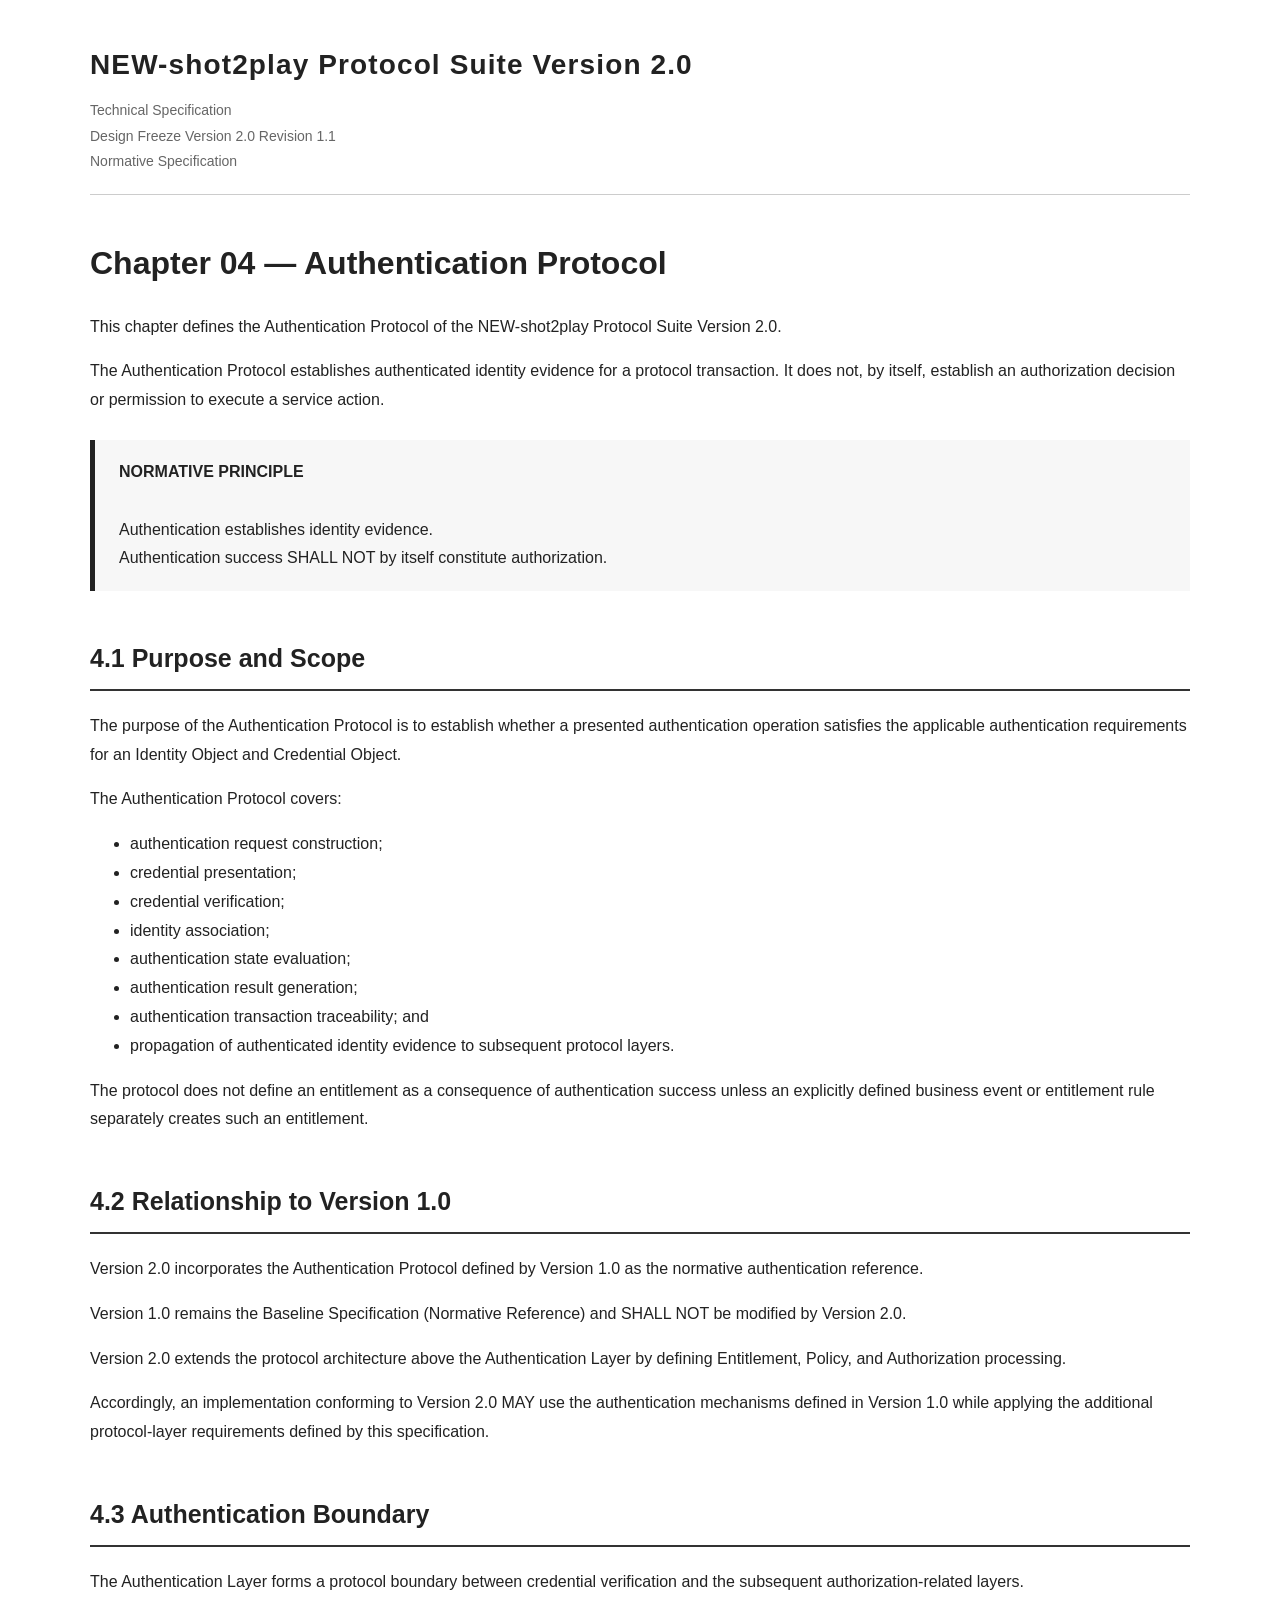
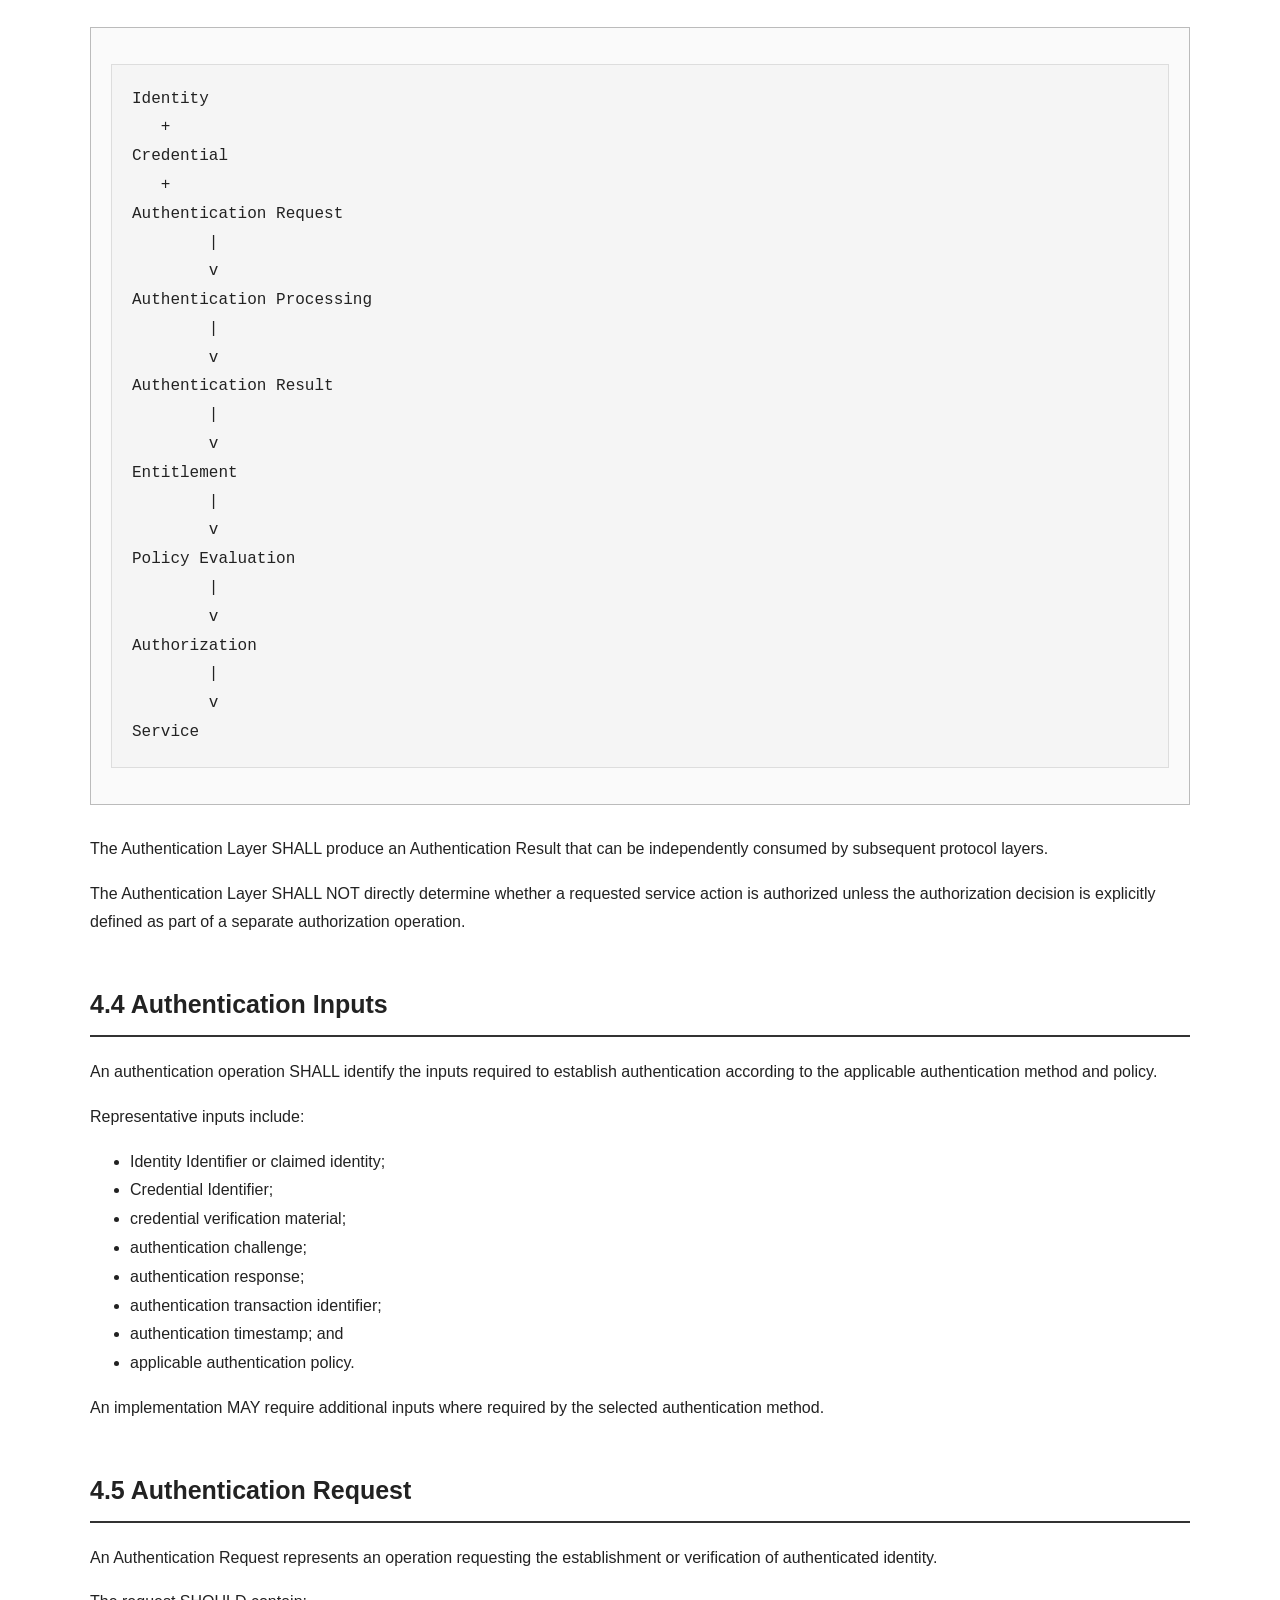
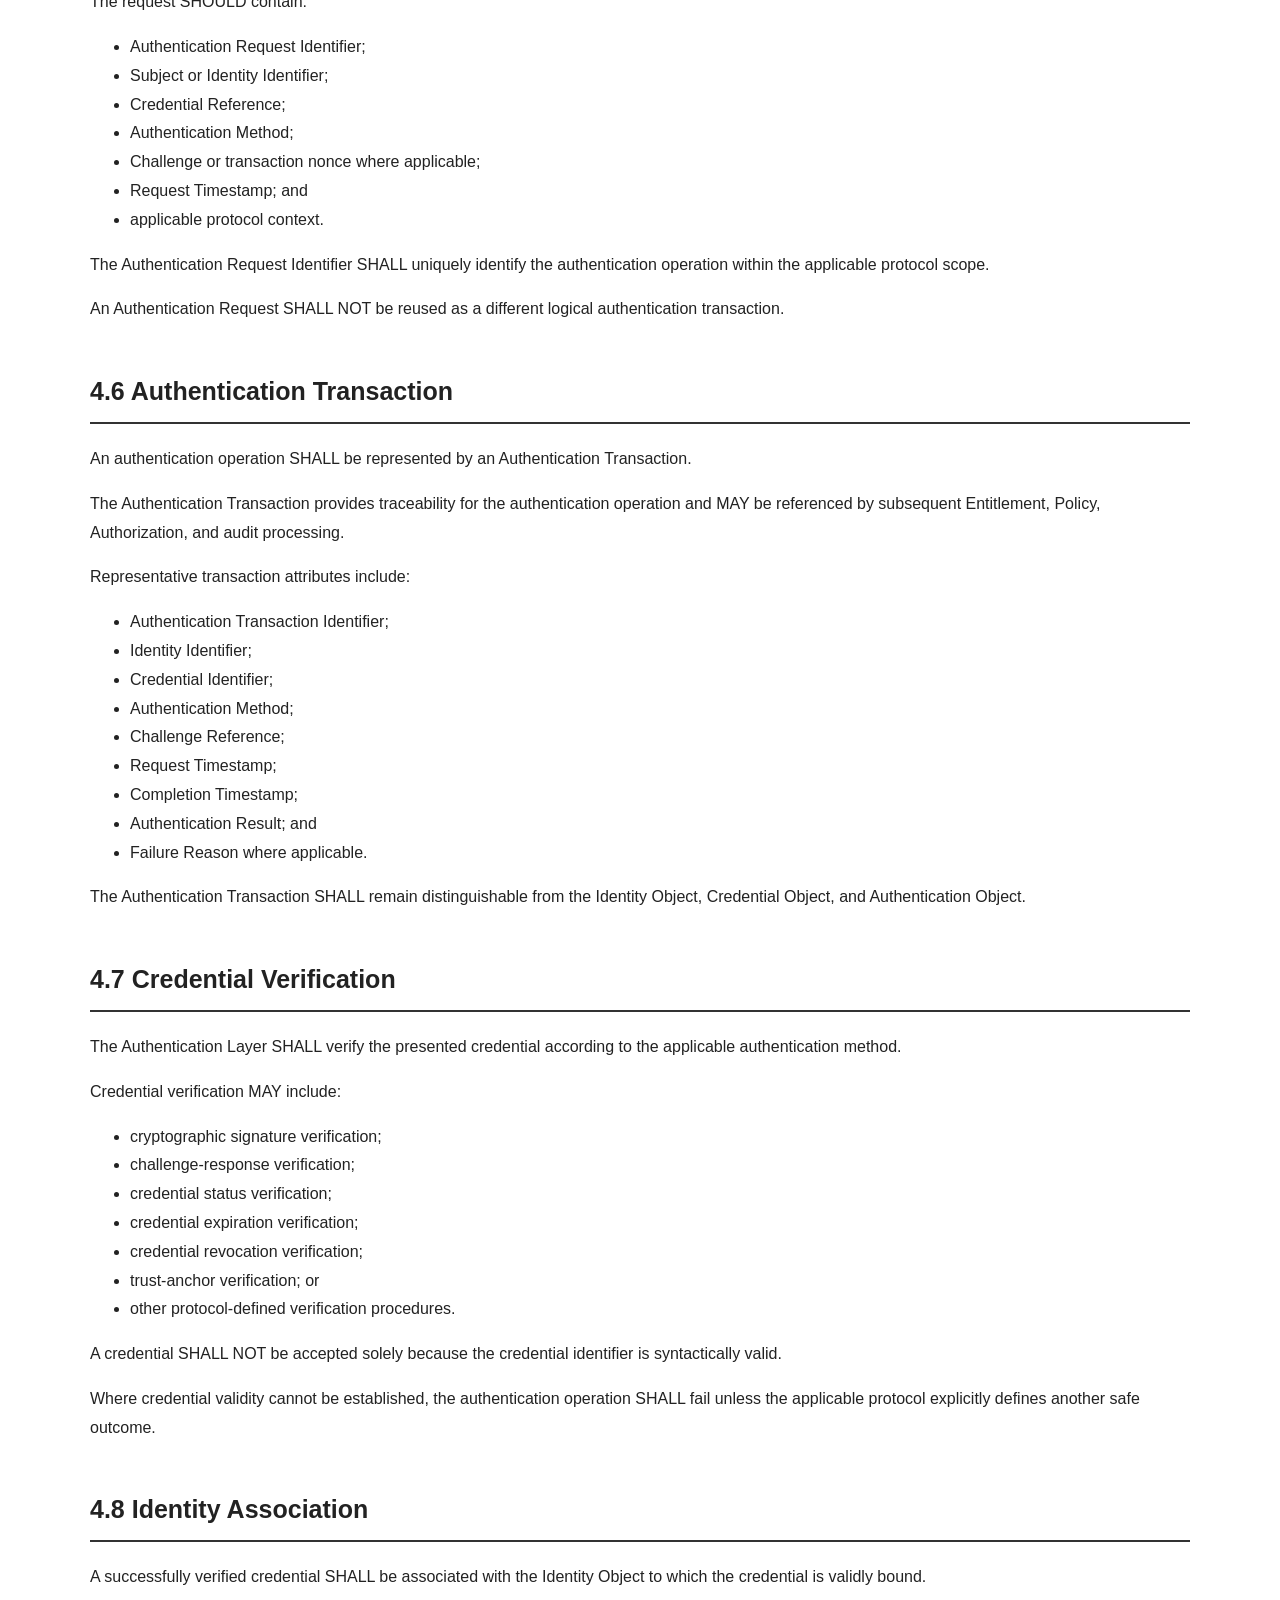
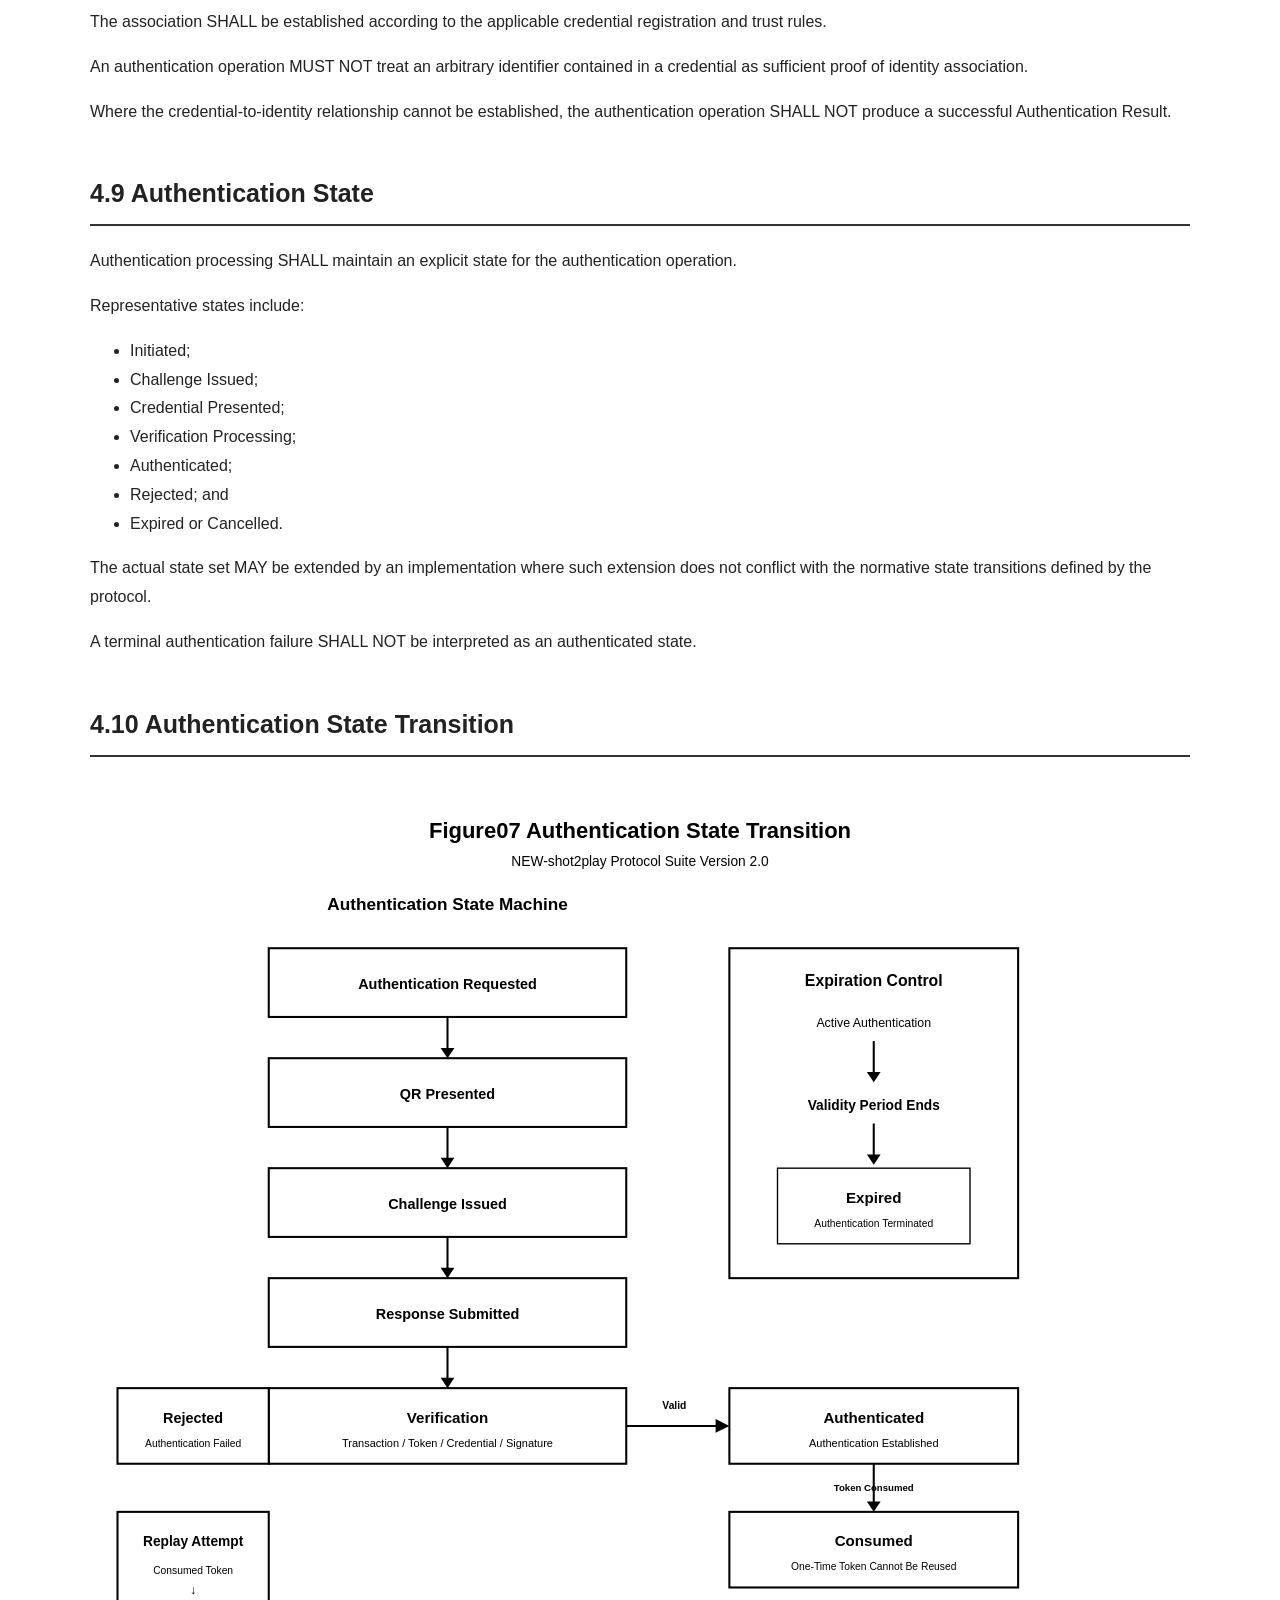
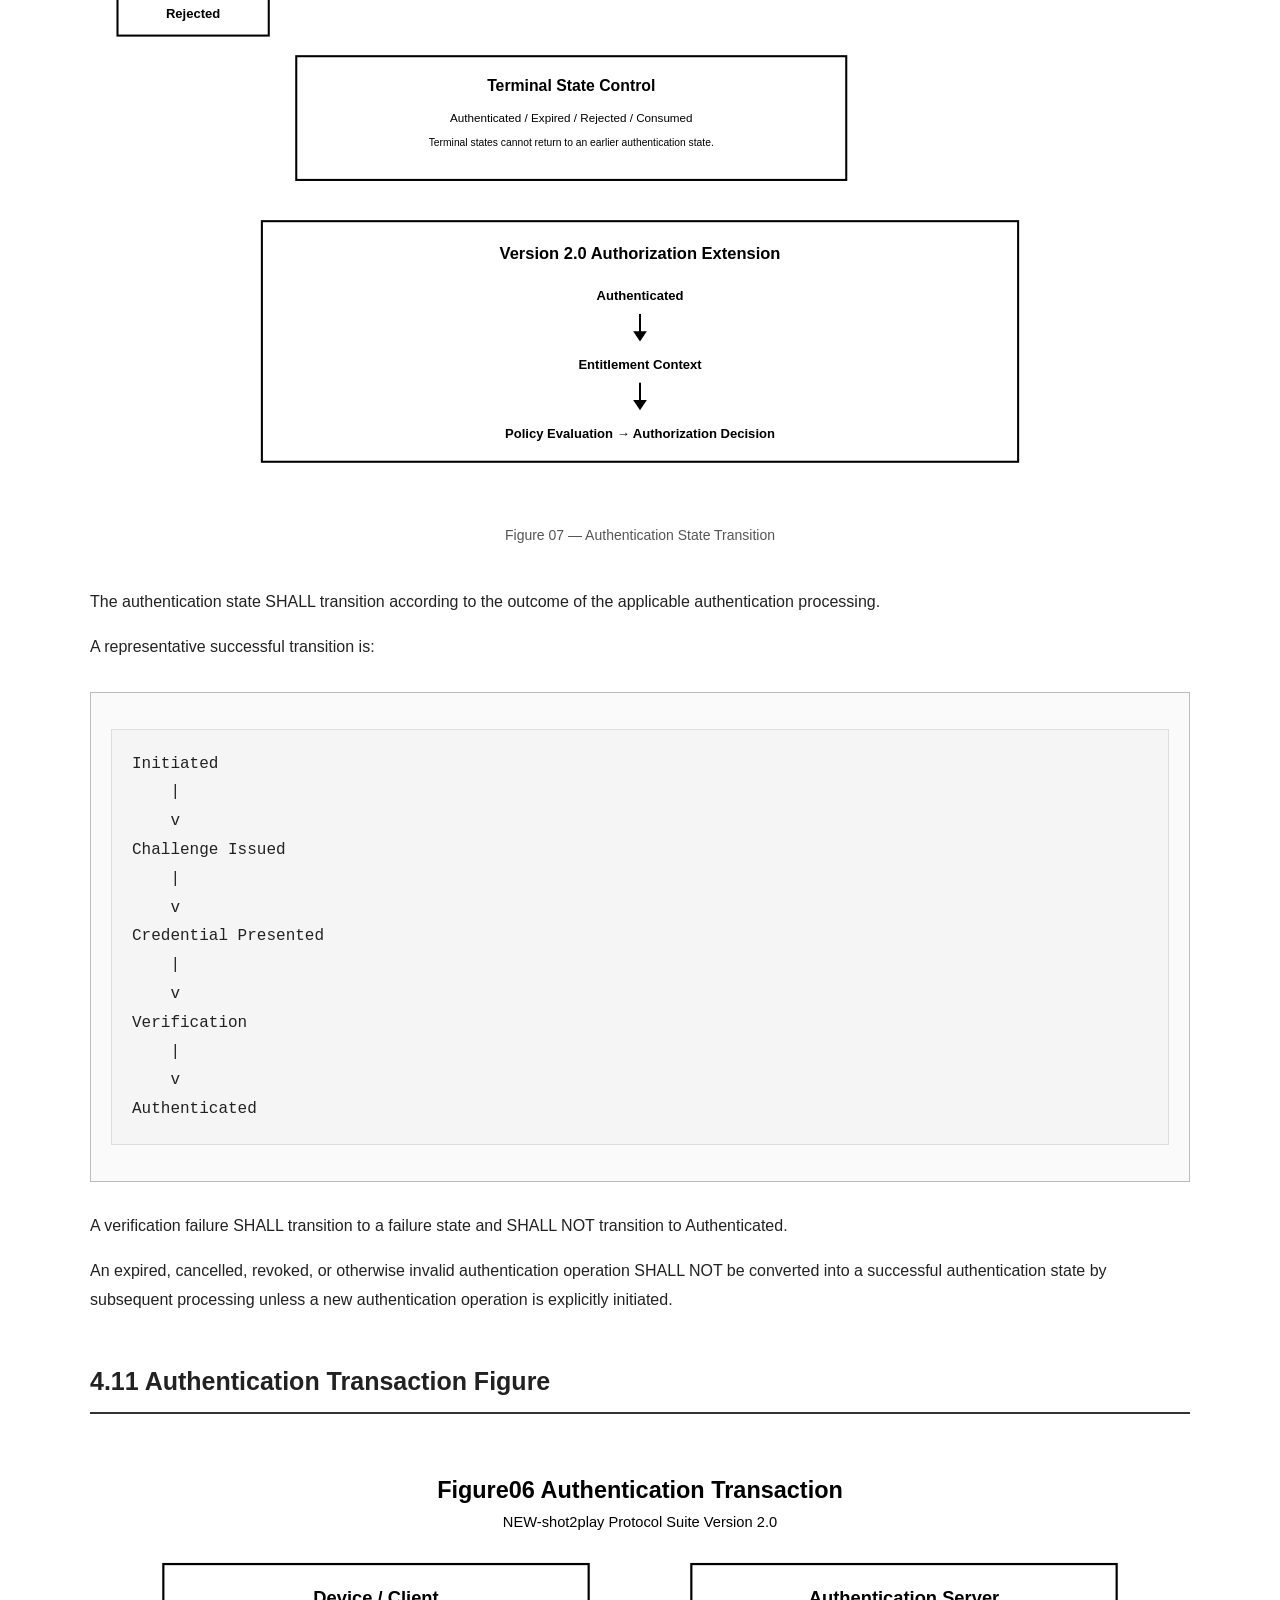
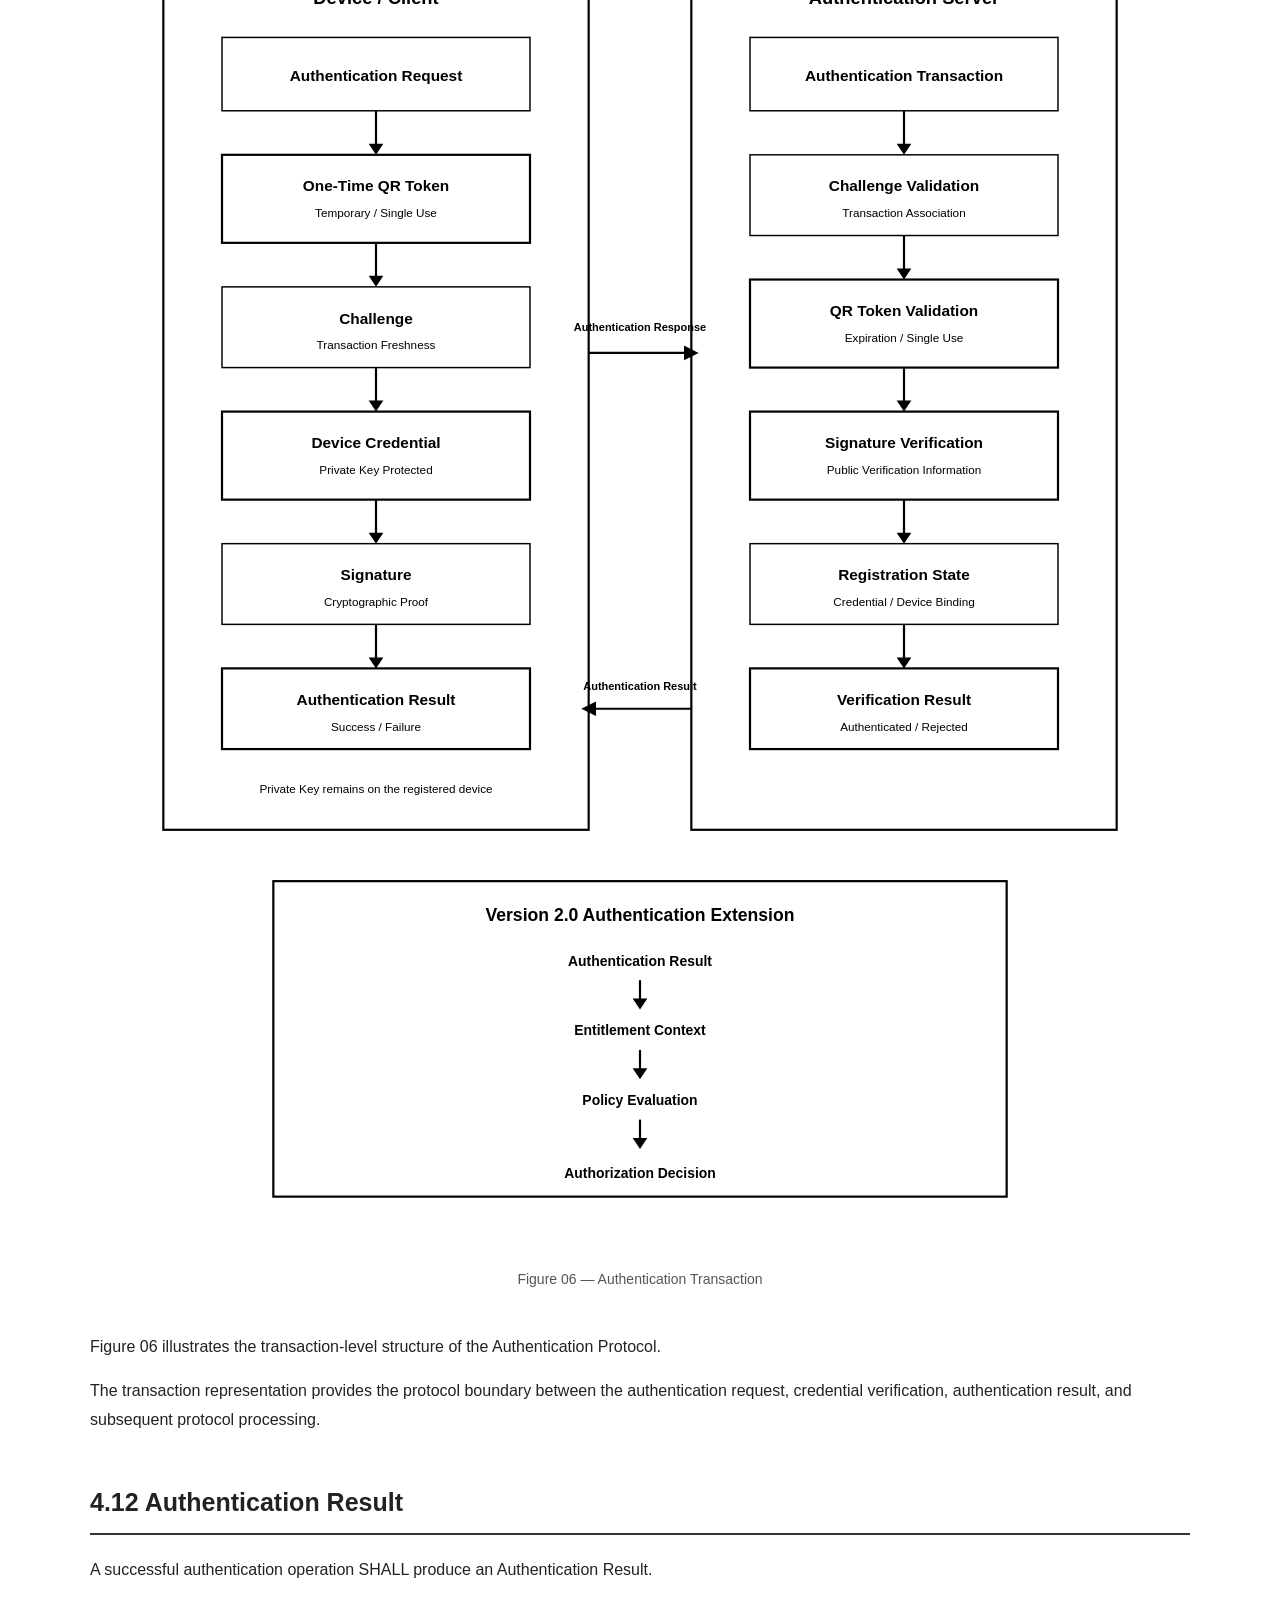
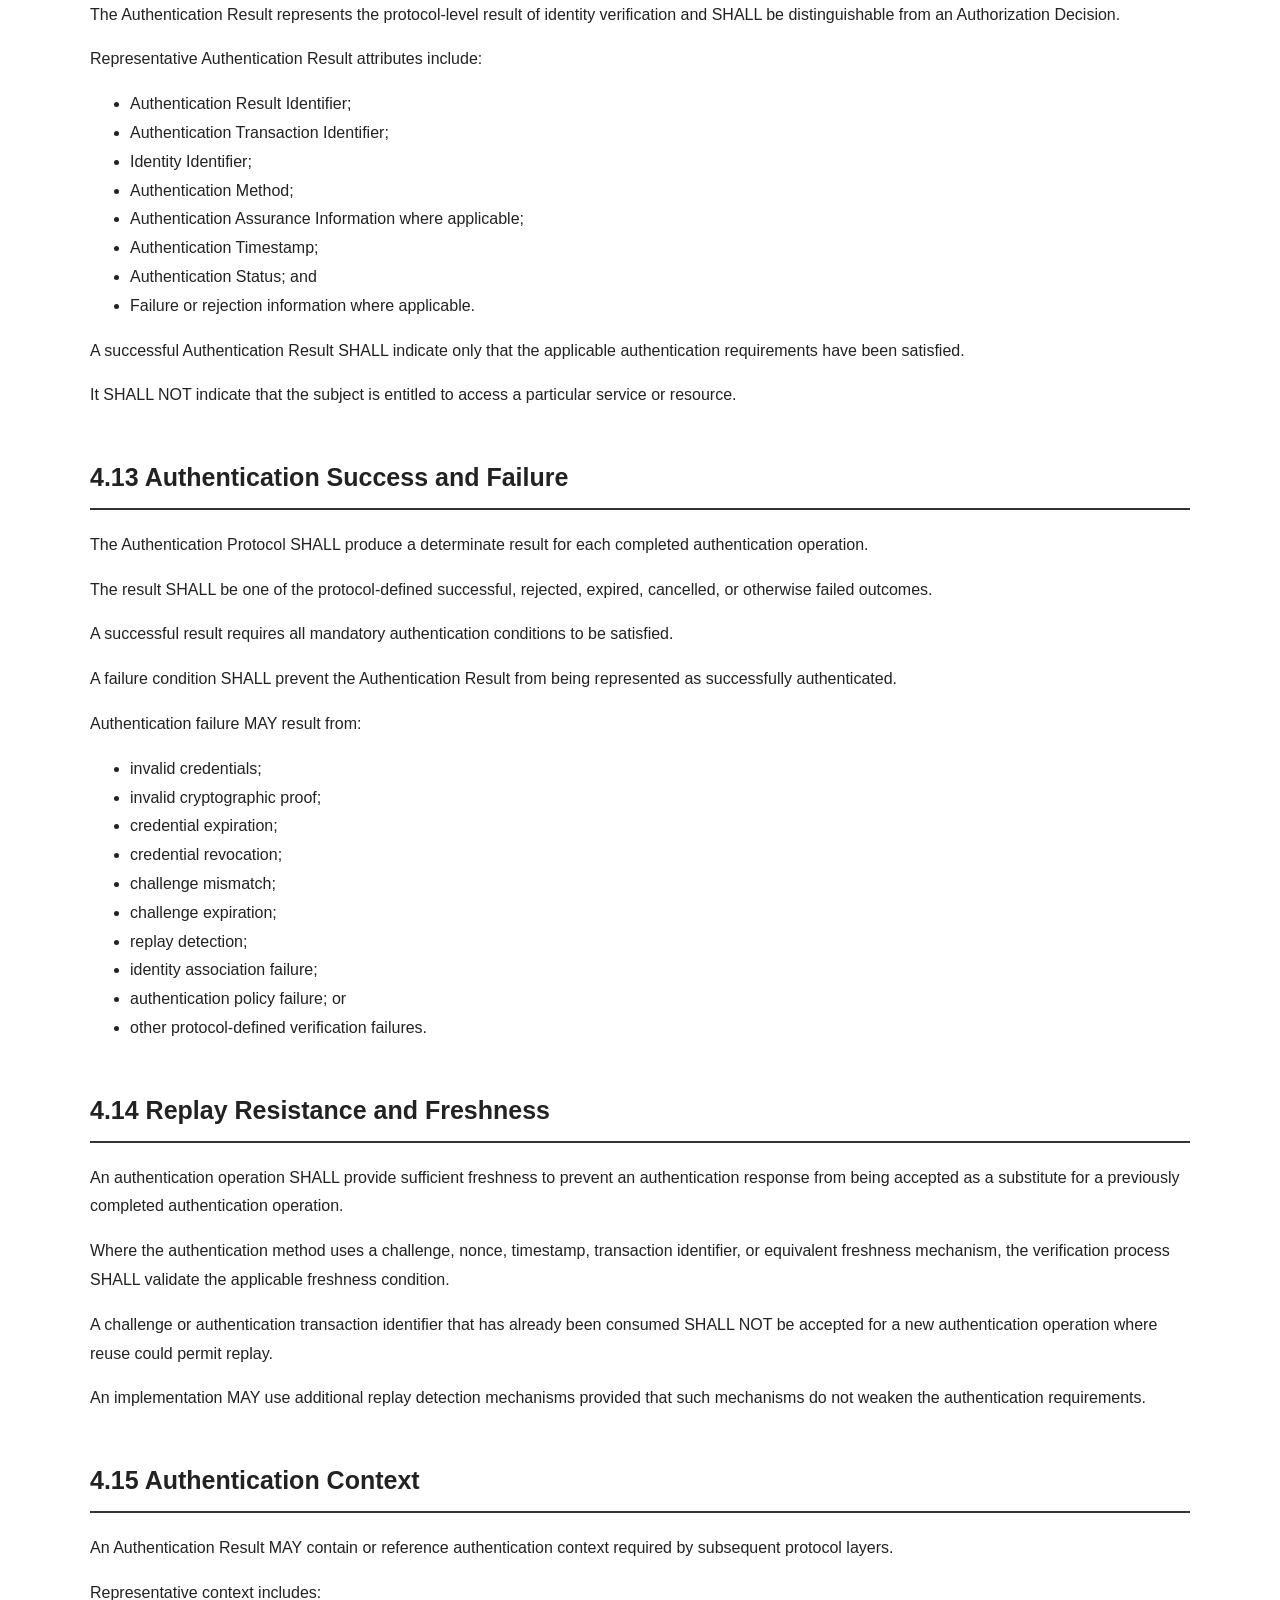
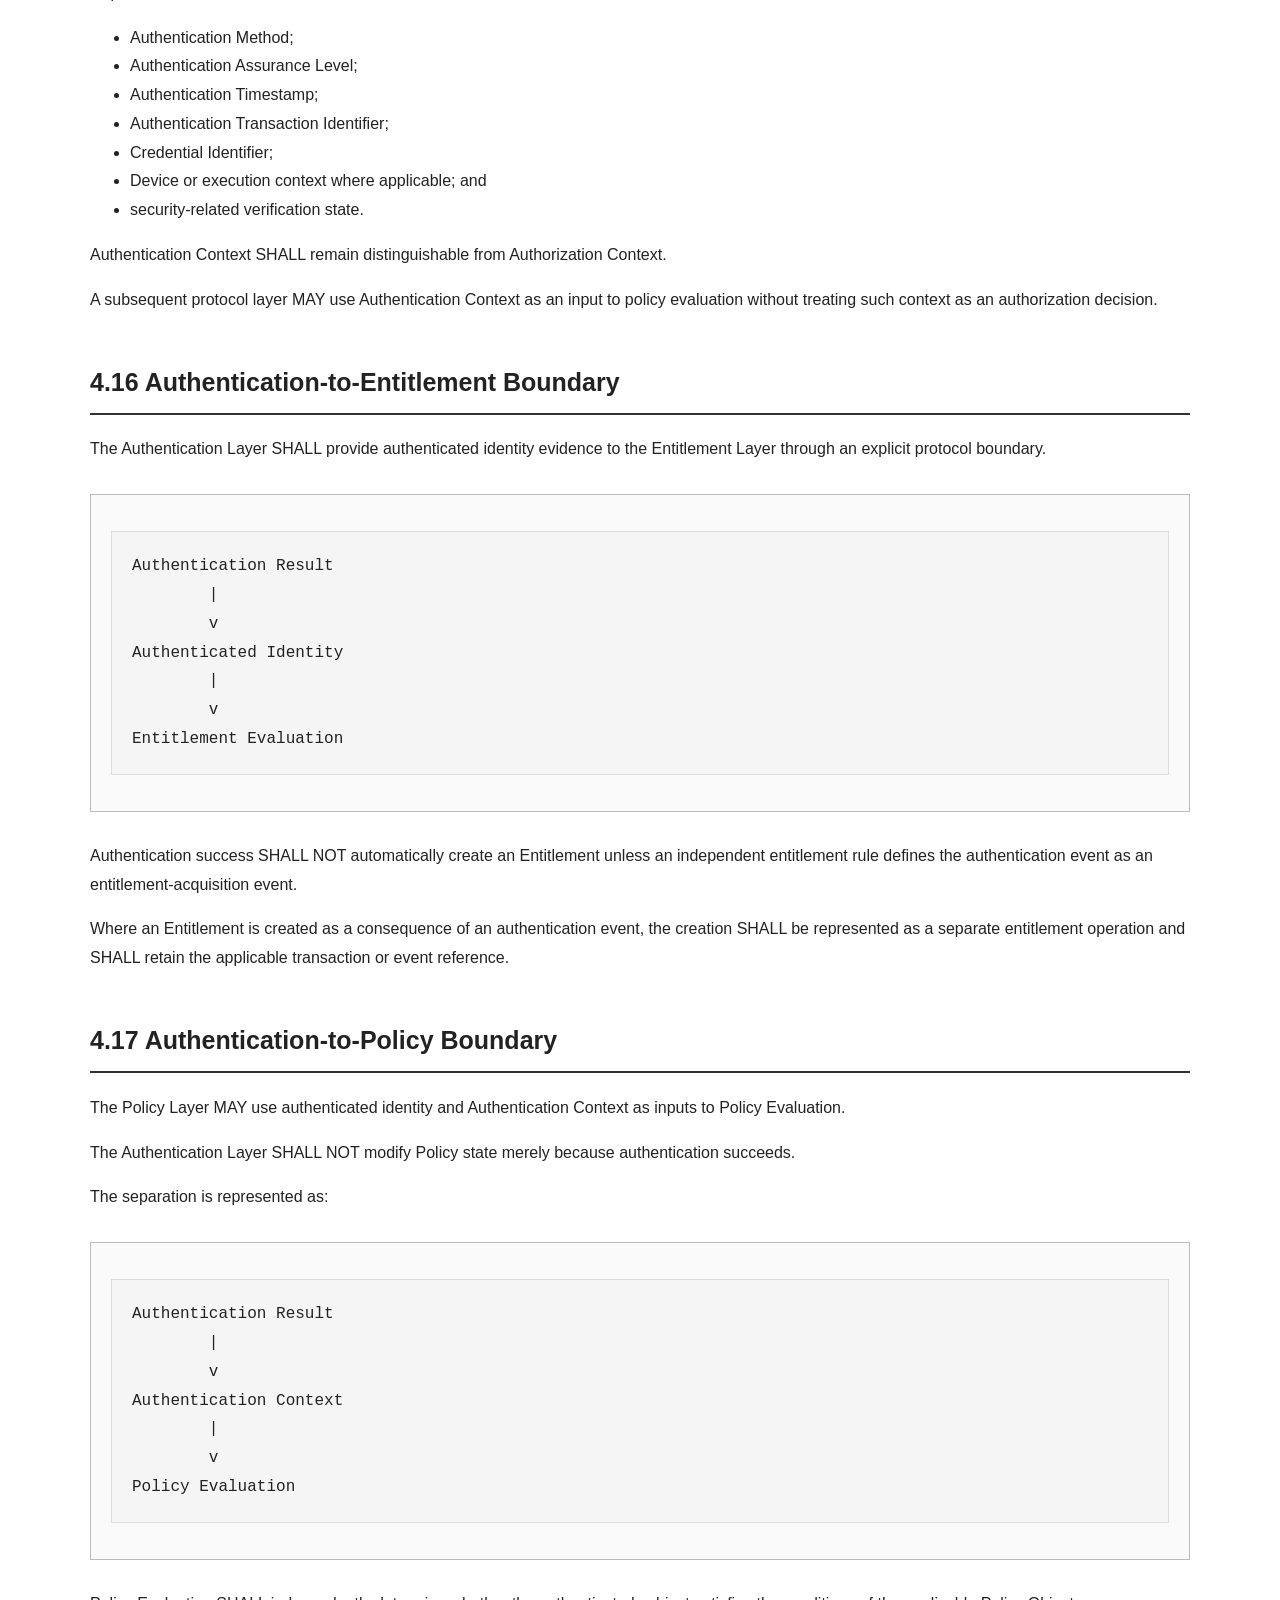
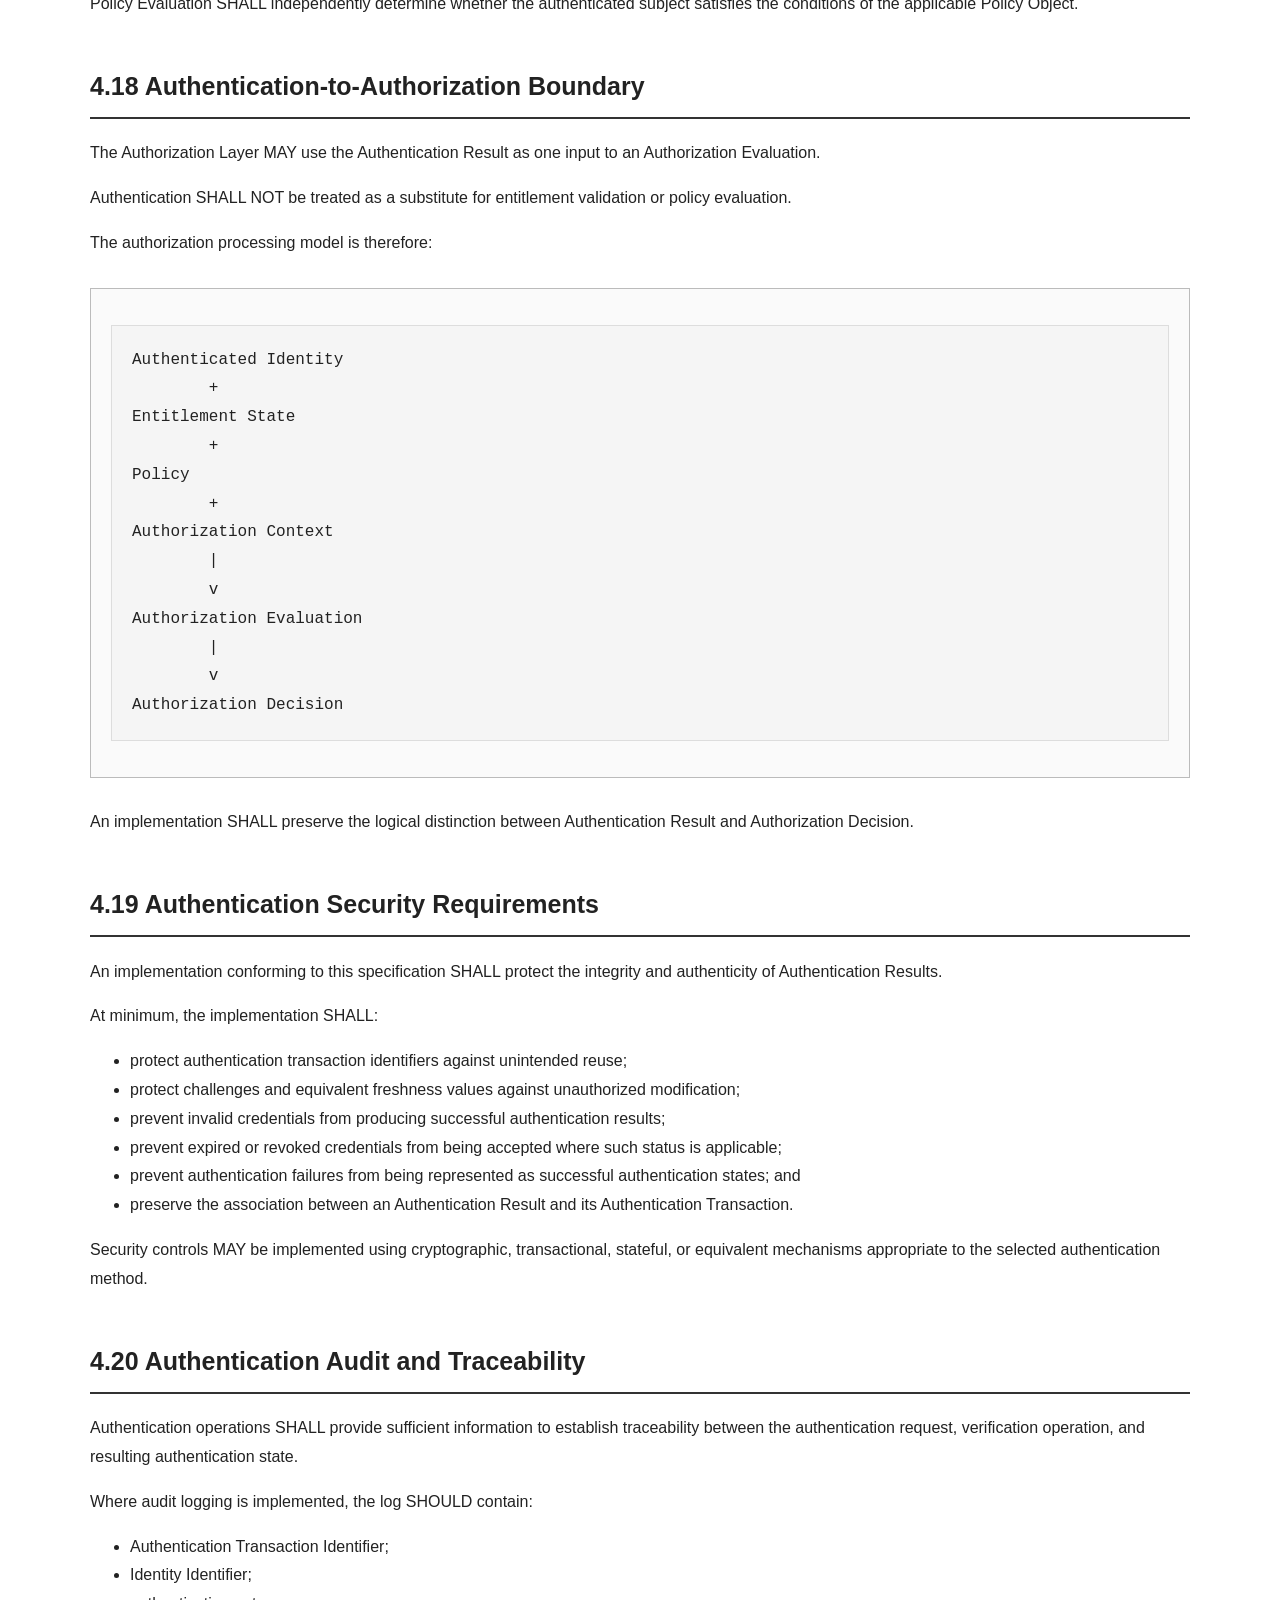
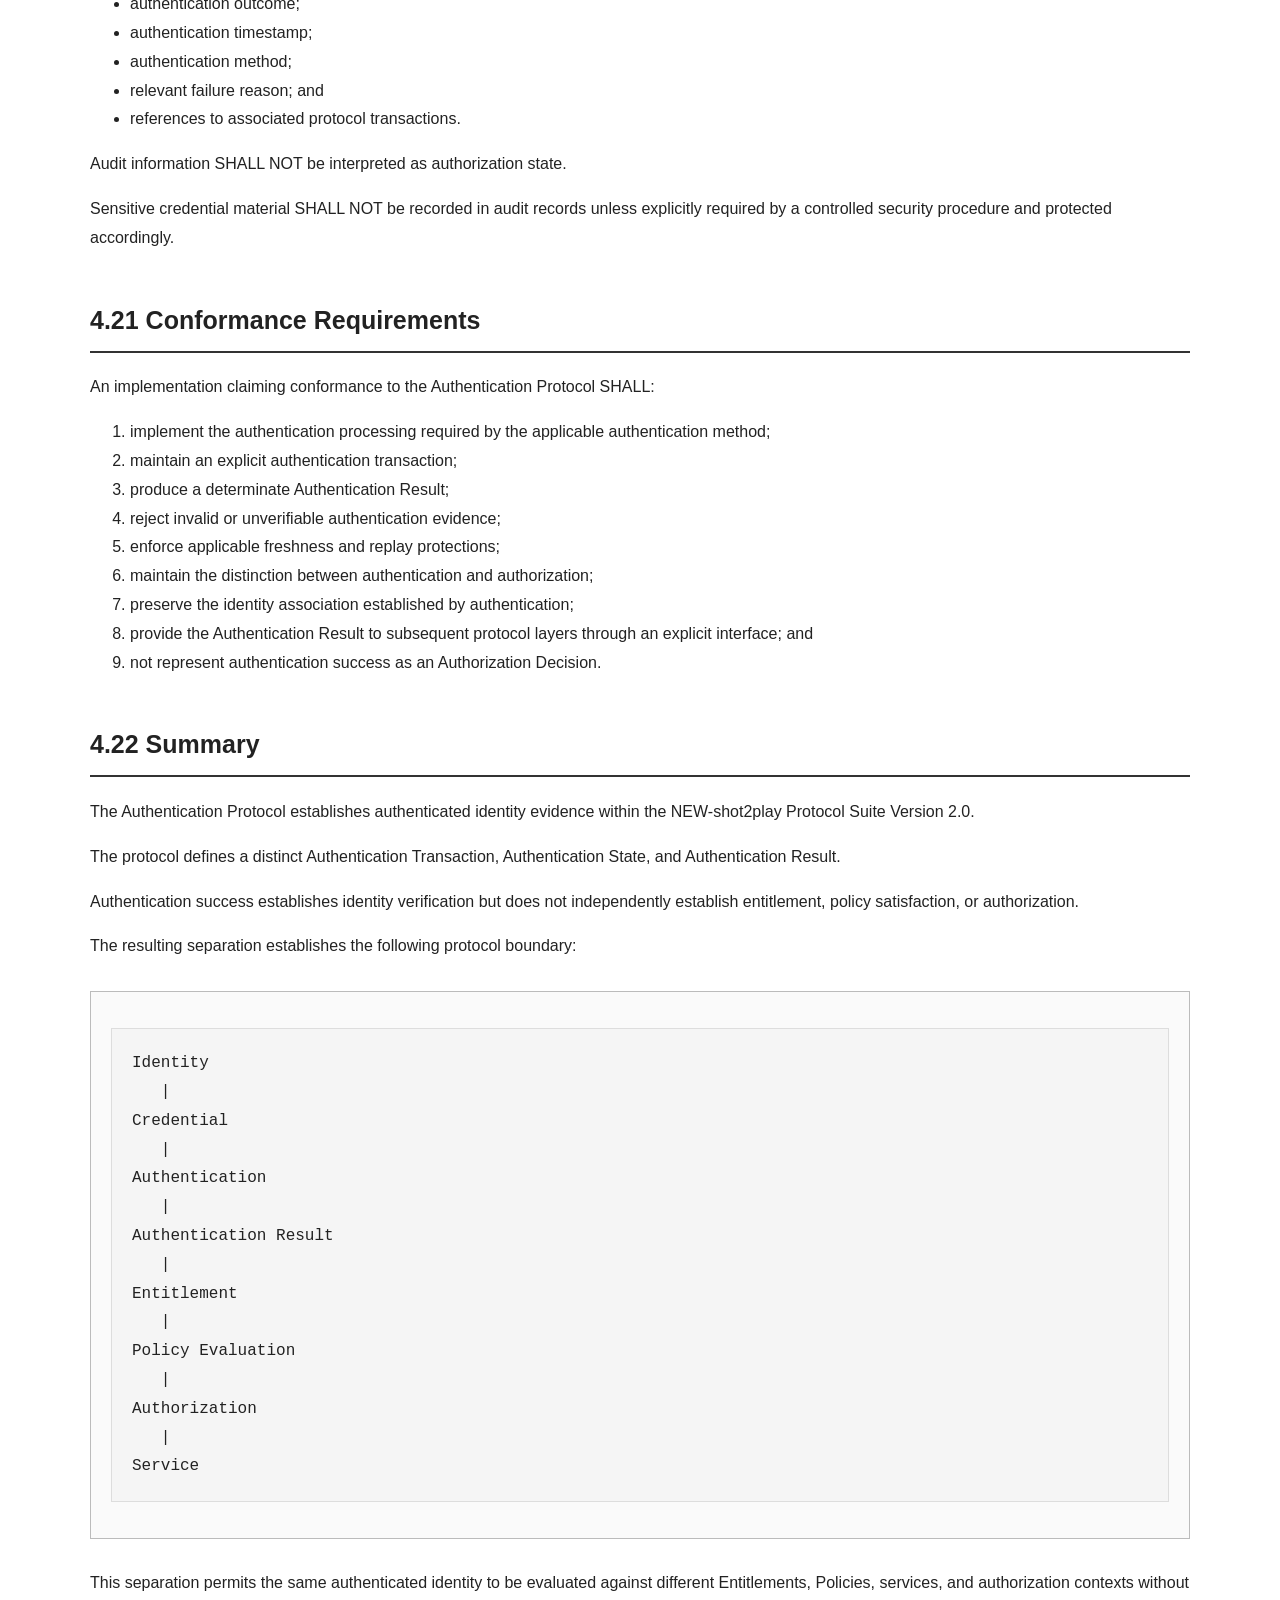
<file: docs/chapter04_authentication_protocol.html>
<!DOCTYPE html>
<html lang="en">

<head>

<meta charset="UTF-8">

<meta name="viewport" content="width=device-width, initial-scale=1.0">

<title>
Chapter 04 — Authentication Protocol | NEW-shot2play Protocol Suite Version 2.0
</title>

<link rel="stylesheet" href="../css/patent.css">

</head>


<body>


<div class="container">


<header class="spec-header">

<div class="spec-title">
NEW-shot2play Protocol Suite Version 2.0
</div>

<div class="spec-version">
Technical Specification<br>
Design Freeze Version 2.0 Revision 1.1<br>
Normative Specification
</div>

</header>


<main>


<section>

<h1>
Chapter 04 — Authentication Protocol
</h1>

<p>
This chapter defines the Authentication Protocol of the
NEW-shot2play Protocol Suite Version 2.0.
</p>

<p>
The Authentication Protocol establishes authenticated identity
evidence for a protocol transaction. It does not, by itself,
establish an authorization decision or permission to execute a
service action.
</p>

<div class="normative must">

<strong>NORMATIVE PRINCIPLE</strong><br><br>

Authentication establishes identity evidence.<br>
Authentication success SHALL NOT by itself constitute authorization.

</div>

</section>


<section>

<h2>
4.1 Purpose and Scope
</h2>

<p>
The purpose of the Authentication Protocol is to establish whether
a presented authentication operation satisfies the applicable
authentication requirements for an Identity Object and Credential
Object.
</p>

<p>
The Authentication Protocol covers:
</p>

<ul>

<li>
authentication request construction;
</li>

<li>
credential presentation;
</li>

<li>
credential verification;
</li>

<li>
identity association;
</li>

<li>
authentication state evaluation;
</li>

<li>
authentication result generation;
</li>

<li>
authentication transaction traceability; and
</li>

<li>
propagation of authenticated identity evidence to subsequent
protocol layers.
</li>

</ul>

<p>
The protocol does not define an entitlement as a consequence of
authentication success unless an explicitly defined business event
or entitlement rule separately creates such an entitlement.
</p>

</section>


<section>

<h2>
4.2 Relationship to Version 1.0
</h2>

<p>
Version 2.0 incorporates the Authentication Protocol defined by
Version 1.0 as the normative authentication reference.
</p>

<p>
Version 1.0 remains the Baseline Specification
(Normative Reference) and SHALL NOT be modified by Version 2.0.
</p>

<p>
Version 2.0 extends the protocol architecture above the
Authentication Layer by defining Entitlement, Policy, and
Authorization processing.
</p>

<p>
Accordingly, an implementation conforming to Version 2.0 MAY use
the authentication mechanisms defined in Version 1.0 while applying
the additional protocol-layer requirements defined by this
specification.
</p>

</section>


<section>

<h2>
4.3 Authentication Boundary
</h2>

<p>
The Authentication Layer forms a protocol boundary between
credential verification and the subsequent authorization-related
layers.
</p>

<div class="object-definition">

<pre>
Identity
   +
Credential
   +
Authentication Request
        |
        v
Authentication Processing
        |
        v
Authentication Result
        |
        v
Entitlement
        |
        v
Policy Evaluation
        |
        v
Authorization
        |
        v
Service
</pre>

</div>

<p>
The Authentication Layer SHALL produce an Authentication Result
that can be independently consumed by subsequent protocol layers.
</p>

<p>
The Authentication Layer SHALL NOT directly determine whether a
requested service action is authorized unless the authorization
decision is explicitly defined as part of a separate authorization
operation.
</p>

</section>


<section>

<h2>
4.4 Authentication Inputs
</h2>

<p>
An authentication operation SHALL identify the inputs required to
establish authentication according to the applicable authentication
method and policy.
</p>

<p>
Representative inputs include:
</p>

<ul>

<li>
Identity Identifier or claimed identity;
</li>

<li>
Credential Identifier;
</li>

<li>
credential verification material;
</li>

<li>
authentication challenge;
</li>

<li>
authentication response;
</li>

<li>
authentication transaction identifier;
</li>

<li>
authentication timestamp; and
</li>

<li>
applicable authentication policy.
</li>

</ul>

<p>
An implementation MAY require additional inputs where required by
the selected authentication method.
</p>

</section>


<section>

<h2>
4.5 Authentication Request
</h2>

<p>
An Authentication Request represents an operation requesting the
establishment or verification of authenticated identity.
</p>

<p>
The request SHOULD contain:
</p>

<ul>

<li>
Authentication Request Identifier;
</li>

<li>
Subject or Identity Identifier;
</li>

<li>
Credential Reference;
</li>

<li>
Authentication Method;
</li>

<li>
Challenge or transaction nonce where applicable;
</li>

<li>
Request Timestamp; and
</li>

<li>
applicable protocol context.
</li>

</ul>

<p>
The Authentication Request Identifier SHALL uniquely identify the
authentication operation within the applicable protocol scope.
</p>

<p>
An Authentication Request SHALL NOT be reused as a different
logical authentication transaction.
</p>

</section>


<section>

<h2>
4.6 Authentication Transaction
</h2>

<p>
An authentication operation SHALL be represented by an
Authentication Transaction.
</p>

<p>
The Authentication Transaction provides traceability for the
authentication operation and MAY be referenced by subsequent
Entitlement, Policy, Authorization, and audit processing.
</p>

<p>
Representative transaction attributes include:
</p>

<ul>

<li>
Authentication Transaction Identifier;
</li>

<li>
Identity Identifier;
</li>

<li>
Credential Identifier;
</li>

<li>
Authentication Method;
</li>

<li>
Challenge Reference;
</li>

<li>
Request Timestamp;
</li>

<li>
Completion Timestamp;
</li>

<li>
Authentication Result; and
</li>

<li>
Failure Reason where applicable.
</li>

</ul>

<p>
The Authentication Transaction SHALL remain distinguishable from
the Identity Object, Credential Object, and Authentication Object.
</p>

</section>


<section>

<h2>
4.7 Credential Verification
</h2>

<p>
The Authentication Layer SHALL verify the presented credential
according to the applicable authentication method.
</p>

<p>
Credential verification MAY include:
</p>

<ul>

<li>
cryptographic signature verification;
</li>

<li>
challenge-response verification;
</li>

<li>
credential status verification;
</li>

<li>
credential expiration verification;
</li>

<li>
credential revocation verification;
</li>

<li>
trust-anchor verification; or
</li>

<li>
other protocol-defined verification procedures.
</li>

</ul>

<p>
A credential SHALL NOT be accepted solely because the credential
identifier is syntactically valid.
</p>

<p>
Where credential validity cannot be established, the authentication
operation SHALL fail unless the applicable protocol explicitly
defines another safe outcome.
</p>

</section>


<section>

<h2>
4.8 Identity Association
</h2>

<p>
A successfully verified credential SHALL be associated with the
Identity Object to which the credential is validly bound.
</p>

<p>
The association SHALL be established according to the applicable
credential registration and trust rules.
</p>

<p>
An authentication operation MUST NOT treat an arbitrary identifier
contained in a credential as sufficient proof of identity
association.
</p>

<p>
Where the credential-to-identity relationship cannot be established,
the authentication operation SHALL NOT produce a successful
Authentication Result.
</p>

</section>


<section>

<h2>
4.9 Authentication State
</h2>

<p>
Authentication processing SHALL maintain an explicit state for the
authentication operation.
</p>

<p>
Representative states include:
</p>

<ul>

<li>
Initiated;
</li>

<li>
Challenge Issued;
</li>

<li>
Credential Presented;
</li>

<li>
Verification Processing;
</li>

<li>
Authenticated;
</li>

<li>
Rejected; and
</li>

<li>
Expired or Cancelled.
</li>

</ul>

<p>
The actual state set MAY be extended by an implementation where
such extension does not conflict with the normative state
transitions defined by the protocol.
</p>

<p>
A terminal authentication failure SHALL NOT be interpreted as an
authenticated state.
</p>

</section>


<section>

<h2>
4.10 Authentication State Transition
</h2>

<figure class="figure-container">

<img
src="../figures/figure07_authentication_state_transition.svg"
alt="Authentication State Transition"
>

<div class="figure-caption">
Figure 07 — Authentication State Transition
</div>

</figure>

<p>
The authentication state SHALL transition according to the outcome
of the applicable authentication processing.
</p>

<p>
A representative successful transition is:
</p>

<div class="object-definition">

<pre>
Initiated
    |
    v
Challenge Issued
    |
    v
Credential Presented
    |
    v
Verification
    |
    v
Authenticated
</pre>

</div>

<p>
A verification failure SHALL transition to a failure state and
SHALL NOT transition to Authenticated.
</p>

<p>
An expired, cancelled, revoked, or otherwise invalid authentication
operation SHALL NOT be converted into a successful authentication
state by subsequent processing unless a new authentication
operation is explicitly initiated.
</p>

</section>


<section>

<h2>
4.11 Authentication Transaction Figure
</h2>

<figure class="figure-container">

<img
src="../figures/figure06_authentication_transaction.svg"
alt="Authentication Transaction"
>

<div class="figure-caption">
Figure 06 — Authentication Transaction
</div>

</figure>

<p>
Figure 06 illustrates the transaction-level structure of the
Authentication Protocol.
</p>

<p>
The transaction representation provides the protocol boundary
between the authentication request, credential verification,
authentication result, and subsequent protocol processing.
</p>

</section>



<section>

<h2>
4.12 Authentication Result
</h2>

<p>
A successful authentication operation SHALL produce an
Authentication Result.
</p>

<p>
The Authentication Result represents the protocol-level result of
identity verification and SHALL be distinguishable from an
Authorization Decision.
</p>

<p>
Representative Authentication Result attributes include:
</p>

<ul>

<li>
Authentication Result Identifier;
</li>

<li>
Authentication Transaction Identifier;
</li>

<li>
Identity Identifier;
</li>

<li>
Authentication Method;
</li>

<li>
Authentication Assurance Information where applicable;
</li>

<li>
Authentication Timestamp;
</li>

<li>
Authentication Status; and
</li>

<li>
Failure or rejection information where applicable.
</li>

</ul>

<p>
A successful Authentication Result SHALL indicate only that the
applicable authentication requirements have been satisfied.
</p>

<p>
It SHALL NOT indicate that the subject is entitled to access a
particular service or resource.
</p>

</section>


<section>

<h2>
4.13 Authentication Success and Failure
</h2>

<p>
The Authentication Protocol SHALL produce a determinate result for
each completed authentication operation.
</p>

<p>
The result SHALL be one of the protocol-defined successful,
rejected, expired, cancelled, or otherwise failed outcomes.
</p>

<p>
A successful result requires all mandatory authentication conditions
to be satisfied.
</p>

<p>
A failure condition SHALL prevent the Authentication Result from
being represented as successfully authenticated.
</p>

<p>
Authentication failure MAY result from:
</p>

<ul>

<li>
invalid credentials;
</li>

<li>
invalid cryptographic proof;
</li>

<li>
credential expiration;
</li>

<li>
credential revocation;
</li>

<li>
challenge mismatch;
</li>

<li>
challenge expiration;
</li>

<li>
replay detection;
</li>

<li>
identity association failure;
</li>

<li>
authentication policy failure; or
</li>

<li>
other protocol-defined verification failures.
</li>

</ul>

</section>


<section>

<h2>
4.14 Replay Resistance and Freshness
</h2>

<p>
An authentication operation SHALL provide sufficient freshness to
prevent an authentication response from being accepted as a
substitute for a previously completed authentication operation.
</p>

<p>
Where the authentication method uses a challenge, nonce, timestamp,
transaction identifier, or equivalent freshness mechanism, the
verification process SHALL validate the applicable freshness
condition.
</p>

<p>
A challenge or authentication transaction identifier that has
already been consumed SHALL NOT be accepted for a new authentication
operation where reuse could permit replay.
</p>

<p>
An implementation MAY use additional replay detection mechanisms
provided that such mechanisms do not weaken the authentication
requirements.
</p>

</section>


<section>

<h2>
4.15 Authentication Context
</h2>

<p>
An Authentication Result MAY contain or reference authentication
context required by subsequent protocol layers.
</p>

<p>
Representative context includes:
</p>

<ul>

<li>
Authentication Method;
</li>

<li>
Authentication Assurance Level;
</li>

<li>
Authentication Timestamp;
</li>

<li>
Authentication Transaction Identifier;
</li>

<li>
Credential Identifier;
</li>

<li>
Device or execution context where applicable; and
</li>

<li>
security-related verification state.
</li>

</ul>

<p>
Authentication Context SHALL remain distinguishable from Authorization
Context.
</p>

<p>
A subsequent protocol layer MAY use Authentication Context as an
input to policy evaluation without treating such context as an
authorization decision.
</p>

</section>


<section>

<h2>
4.16 Authentication-to-Entitlement Boundary
</h2>

<p>
The Authentication Layer SHALL provide authenticated identity
evidence to the Entitlement Layer through an explicit protocol
boundary.
</p>

<div class="object-definition">

<pre>
Authentication Result
        |
        v
Authenticated Identity
        |
        v
Entitlement Evaluation
</pre>

</div>

<p>
Authentication success SHALL NOT automatically create an
Entitlement unless an independent entitlement rule defines the
authentication event as an entitlement-acquisition event.
</p>

<p>
Where an Entitlement is created as a consequence of an authentication
event, the creation SHALL be represented as a separate entitlement
operation and SHALL retain the applicable transaction or event
reference.
</p>

</section>


<section>

<h2>
4.17 Authentication-to-Policy Boundary
</h2>

<p>
The Policy Layer MAY use authenticated identity and Authentication
Context as inputs to Policy Evaluation.
</p>

<p>
The Authentication Layer SHALL NOT modify Policy state merely
because authentication succeeds.
</p>

<p>
The separation is represented as:
</p>

<div class="object-definition">

<pre>
Authentication Result
        |
        v
Authentication Context
        |
        v
Policy Evaluation
</pre>

</div>

<p>
Policy Evaluation SHALL independently determine whether the
authenticated subject satisfies the conditions of the applicable
Policy Object.
</p>

</section>


<section>

<h2>
4.18 Authentication-to-Authorization Boundary
</h2>

<p>
The Authorization Layer MAY use the Authentication Result as one
input to an Authorization Evaluation.
</p>

<p>
Authentication SHALL NOT be treated as a substitute for entitlement
validation or policy evaluation.
</p>

<p>
The authorization processing model is therefore:
</p>

<div class="object-definition">

<pre>
Authenticated Identity
        +
Entitlement State
        +
Policy
        +
Authorization Context
        |
        v
Authorization Evaluation
        |
        v
Authorization Decision
</pre>

</div>

<p>
An implementation SHALL preserve the logical distinction between
Authentication Result and Authorization Decision.
</p>

</section>


<section>

<h2>
4.19 Authentication Security Requirements
</h2>

<p>
An implementation conforming to this specification SHALL protect
the integrity and authenticity of Authentication Results.
</p>

<p>
At minimum, the implementation SHALL:
</p>

<ul>

<li>
protect authentication transaction identifiers against unintended
reuse;
</li>

<li>
protect challenges and equivalent freshness values against
unauthorized modification;
</li>

<li>
prevent invalid credentials from producing successful
authentication results;
</li>

<li>
prevent expired or revoked credentials from being accepted where
such status is applicable;
</li>

<li>
prevent authentication failures from being represented as
successful authentication states; and
</li>

<li>
preserve the association between an Authentication Result and its
Authentication Transaction.
</li>

</ul>

<p>
Security controls MAY be implemented using cryptographic,
transactional, stateful, or equivalent mechanisms appropriate to
the selected authentication method.
</p>

</section>


<section>

<h2>
4.20 Authentication Audit and Traceability
</h2>

<p>
Authentication operations SHALL provide sufficient information to
establish traceability between the authentication request,
verification operation, and resulting authentication state.
</p>

<p>
Where audit logging is implemented, the log SHOULD contain:
</p>

<ul>

<li>
Authentication Transaction Identifier;
</li>

<li>
Identity Identifier;
</li>

<li>
authentication outcome;
</li>

<li>
authentication timestamp;
</li>

<li>
authentication method;
</li>

<li>
relevant failure reason; and
</li>

<li>
references to associated protocol transactions.
</li>

</ul>

<p>
Audit information SHALL NOT be interpreted as authorization state.
</p>

<p>
Sensitive credential material SHALL NOT be recorded in audit
records unless explicitly required by a controlled security
procedure and protected accordingly.
</p>

</section>


<section>

<h2>
4.21 Conformance Requirements
</h2>

<p>
An implementation claiming conformance to the Authentication
Protocol SHALL:
</p>

<ol>

<li>
implement the authentication processing required by the applicable
authentication method;
</li>

<li>
maintain an explicit authentication transaction;
</li>

<li>
produce a determinate Authentication Result;
</li>

<li>
reject invalid or unverifiable authentication evidence;
</li>

<li>
enforce applicable freshness and replay protections;
</li>

<li>
maintain the distinction between authentication and authorization;
</li>

<li>
preserve the identity association established by authentication;
</li>

<li>
provide the Authentication Result to subsequent protocol layers
through an explicit interface; and
</li>

<li>
not represent authentication success as an Authorization Decision.
</li>

</ol>

</section>


<section>

<h2>
4.22 Summary
</h2>

<p>
The Authentication Protocol establishes authenticated identity
evidence within the NEW-shot2play Protocol Suite Version 2.0.
</p>

<p>
The protocol defines a distinct Authentication Transaction,
Authentication State, and Authentication Result.
</p>

<p>
Authentication success establishes identity verification but does
not independently establish entitlement, policy satisfaction, or
authorization.
</p>

<p>
The resulting separation establishes the following protocol
boundary:
</p>

<div class="object-definition">

<pre>
Identity
   |
Credential
   |
Authentication
   |
Authentication Result
   |
Entitlement
   |
Policy Evaluation
   |
Authorization
   |
Service
</pre>

</div>

<p>
This separation permits the same authenticated identity to be
evaluated against different Entitlements, Policies, services, and
authorization contexts without modifying the authentication
operation itself.
</p>

<p>
The Authentication Layer therefore functions as the identity
verification boundary of the Version 2.0 protocol architecture,
while authorization remains an independent downstream decision
process.
</p>

</section>


<section>

<h2>
4.23 Chapter Navigation
</h2>

<div class="chapter-nav">

<a href="chapter03_identity_credential_model.html">
Previous Chapter: Chapter 03 — Identity and Credential Model
</a>

&nbsp;&nbsp;|&nbsp;&nbsp;

<a href="index.html">
Index
</a>

&nbsp;&nbsp;|&nbsp;&nbsp;

<a href="chapter05_entitlement_protocol.html">
Next Chapter: Chapter 05 — Entitlement Protocol
</a>

</div>

</section>


</main>


<footer class="spec-footer">

Copyright (c) Shot2Play Inc.<br>

NEW-shot2play Protocol Suite Version 2.0

</footer>


</div>


</body>

</html>
</file>
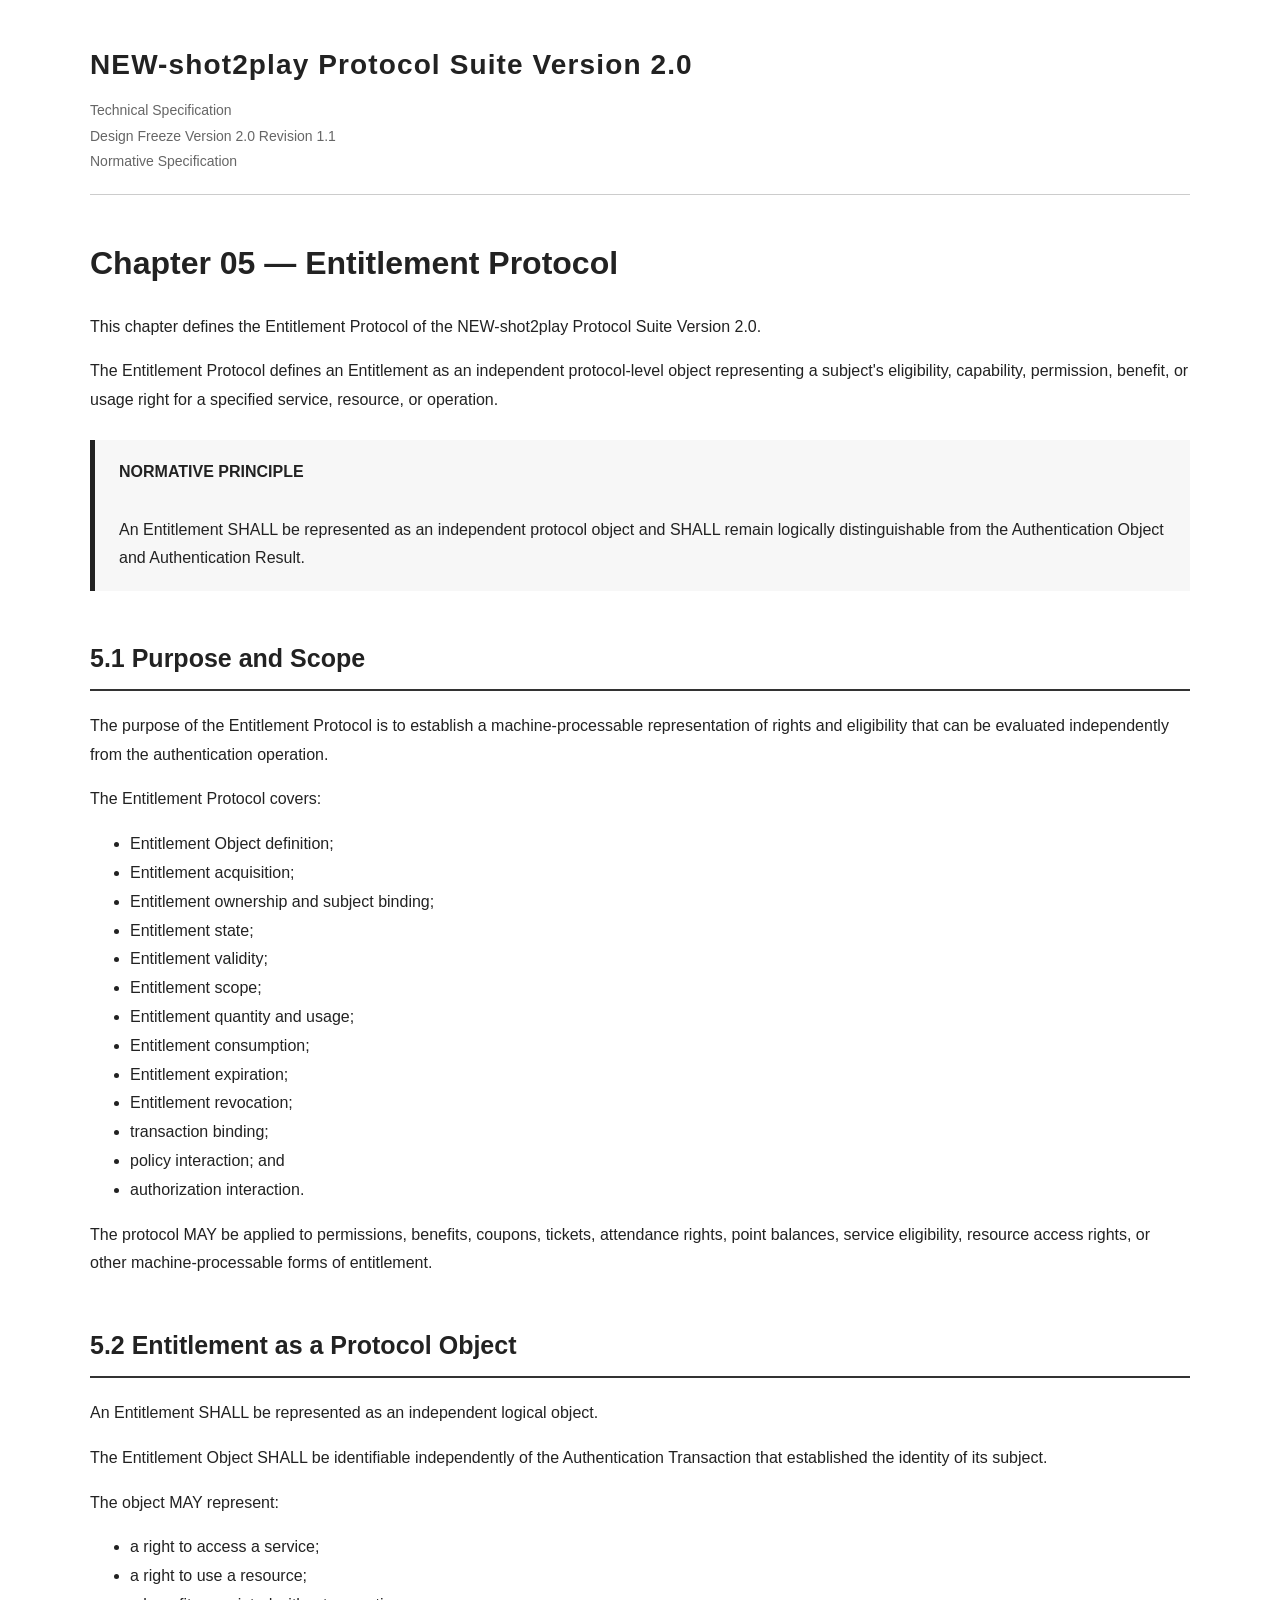
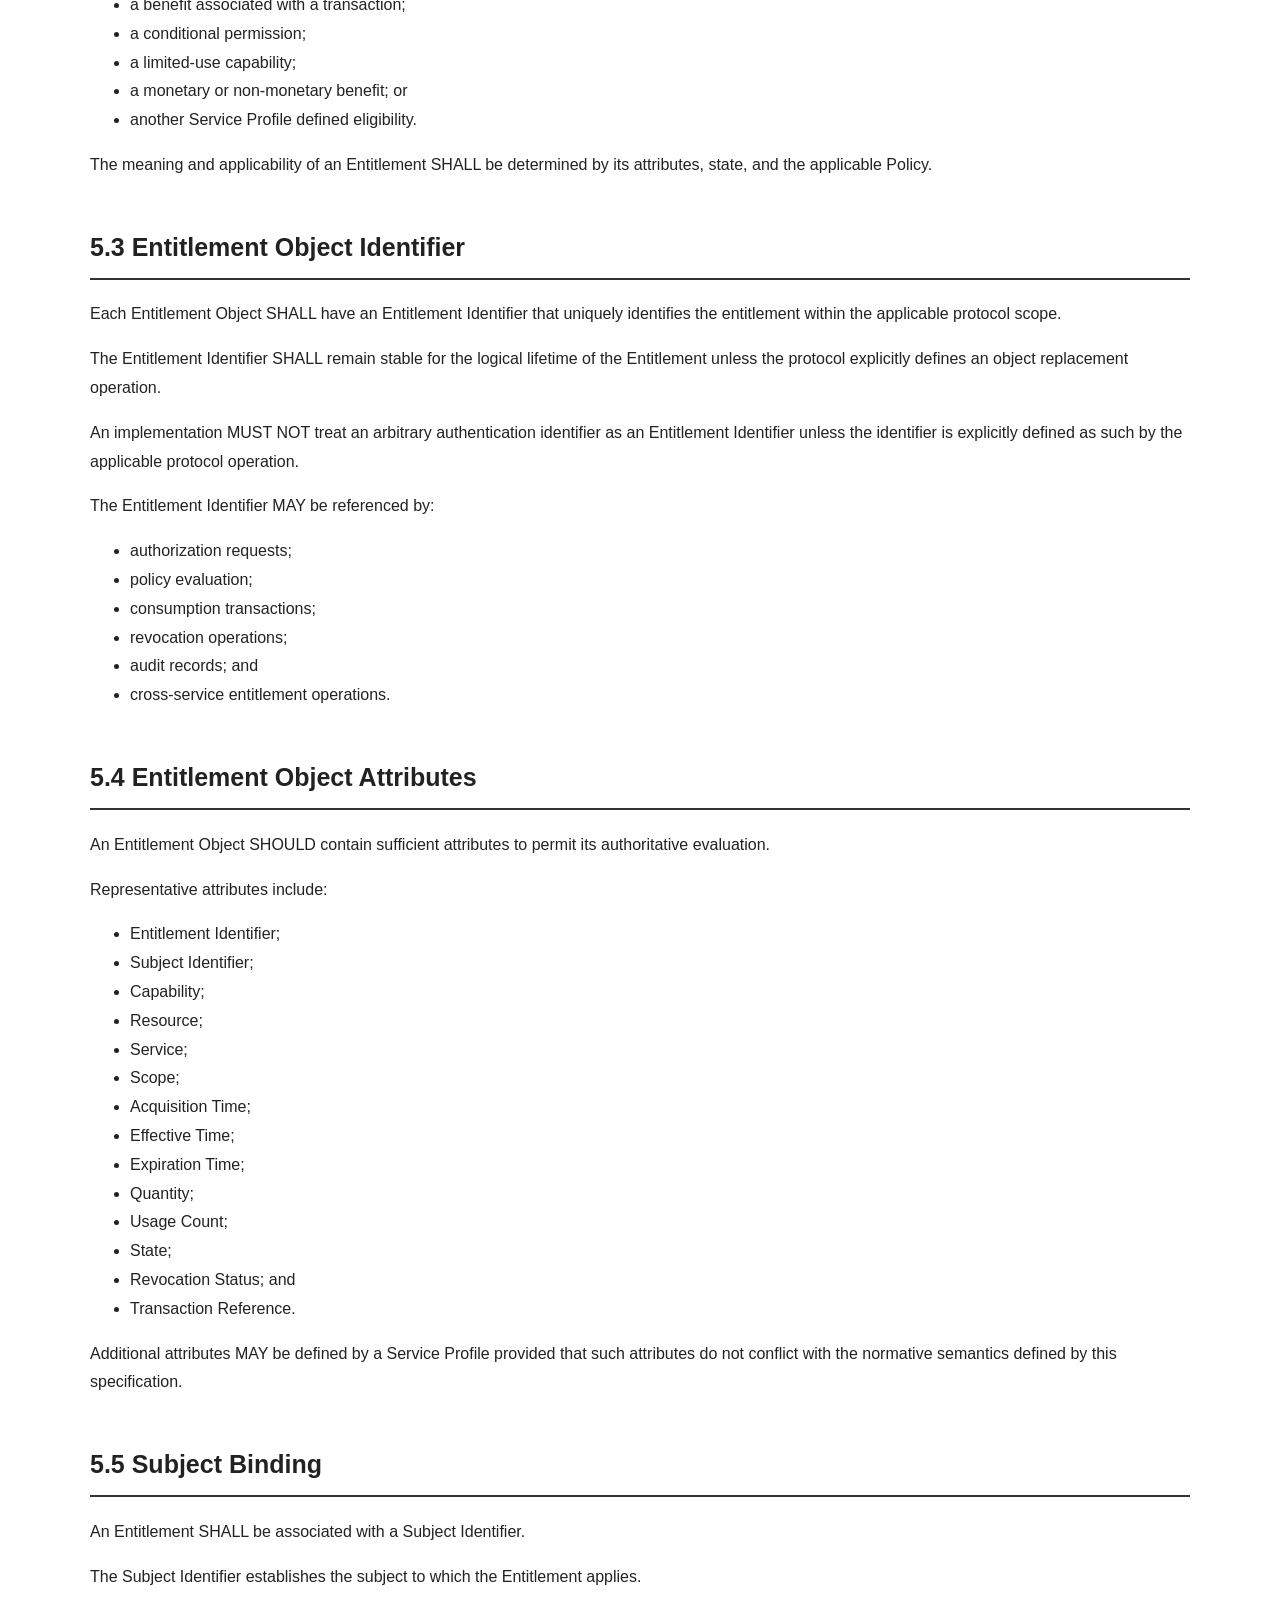
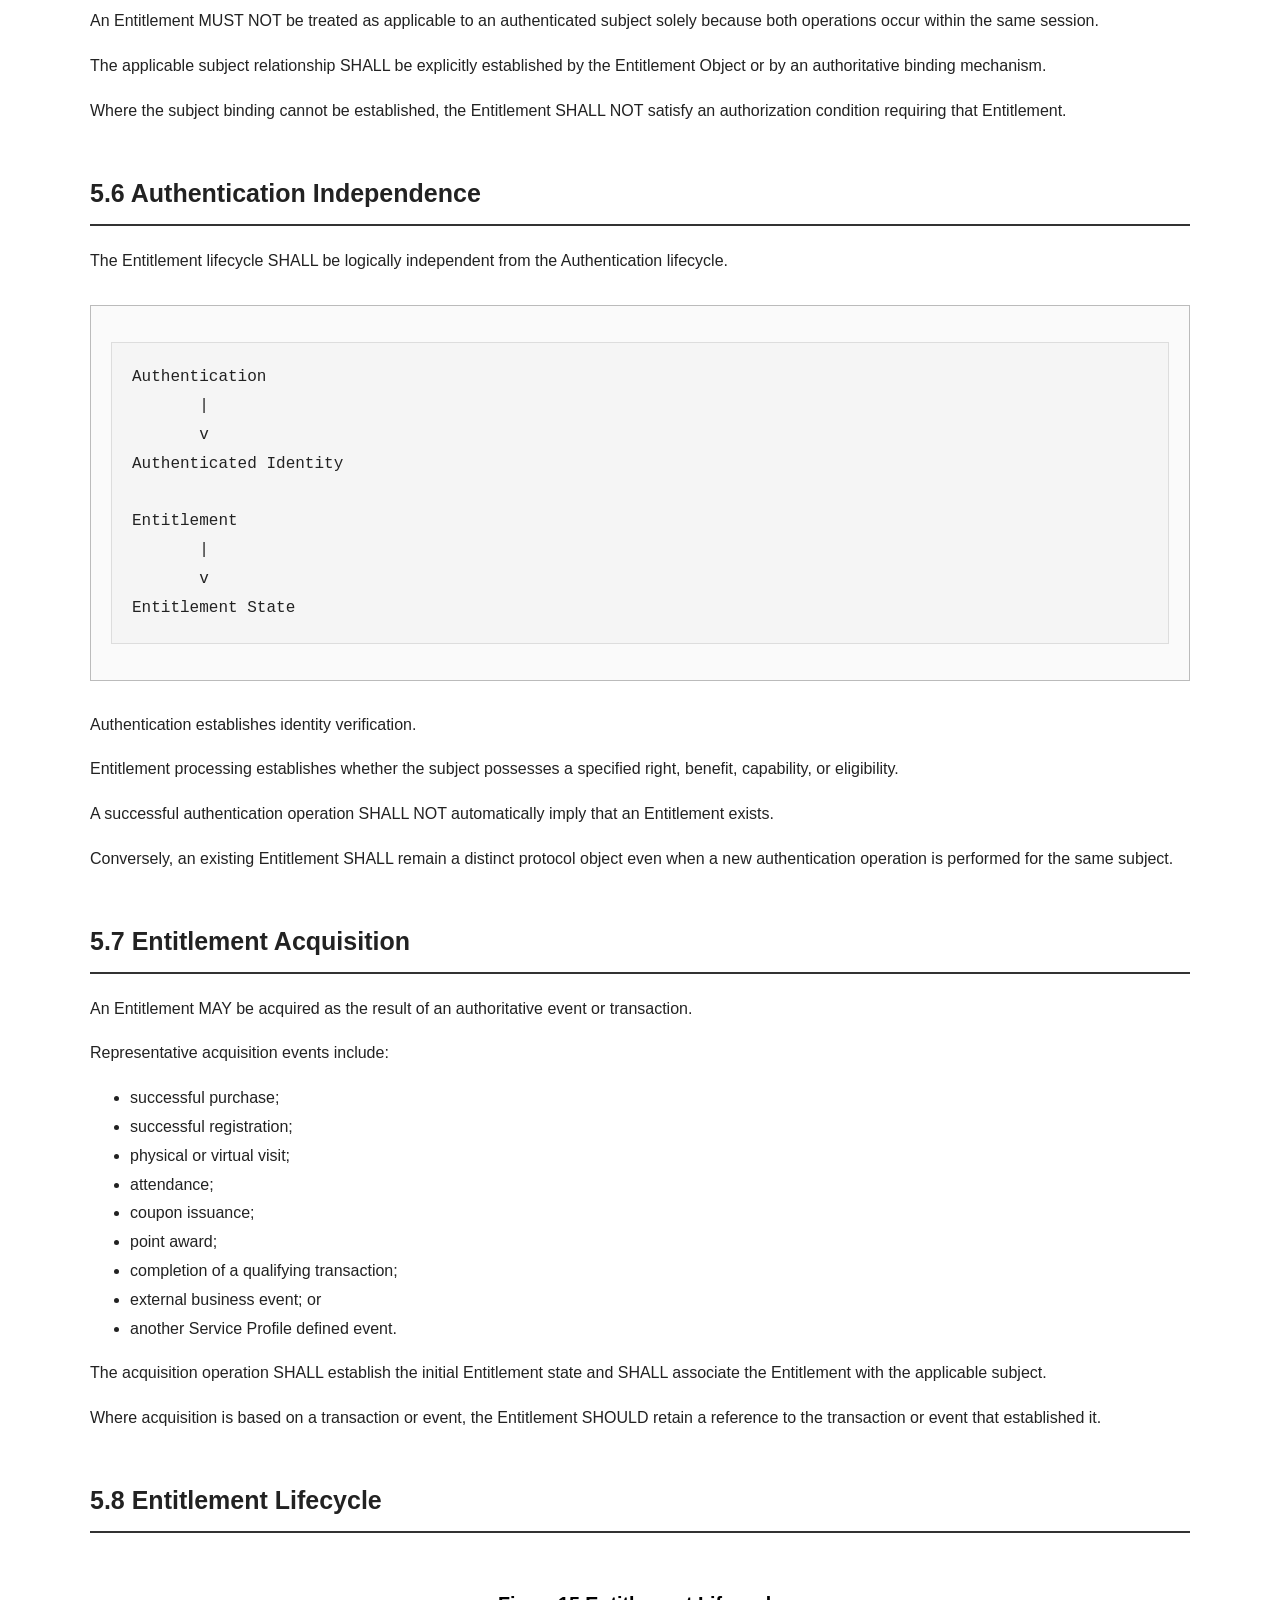
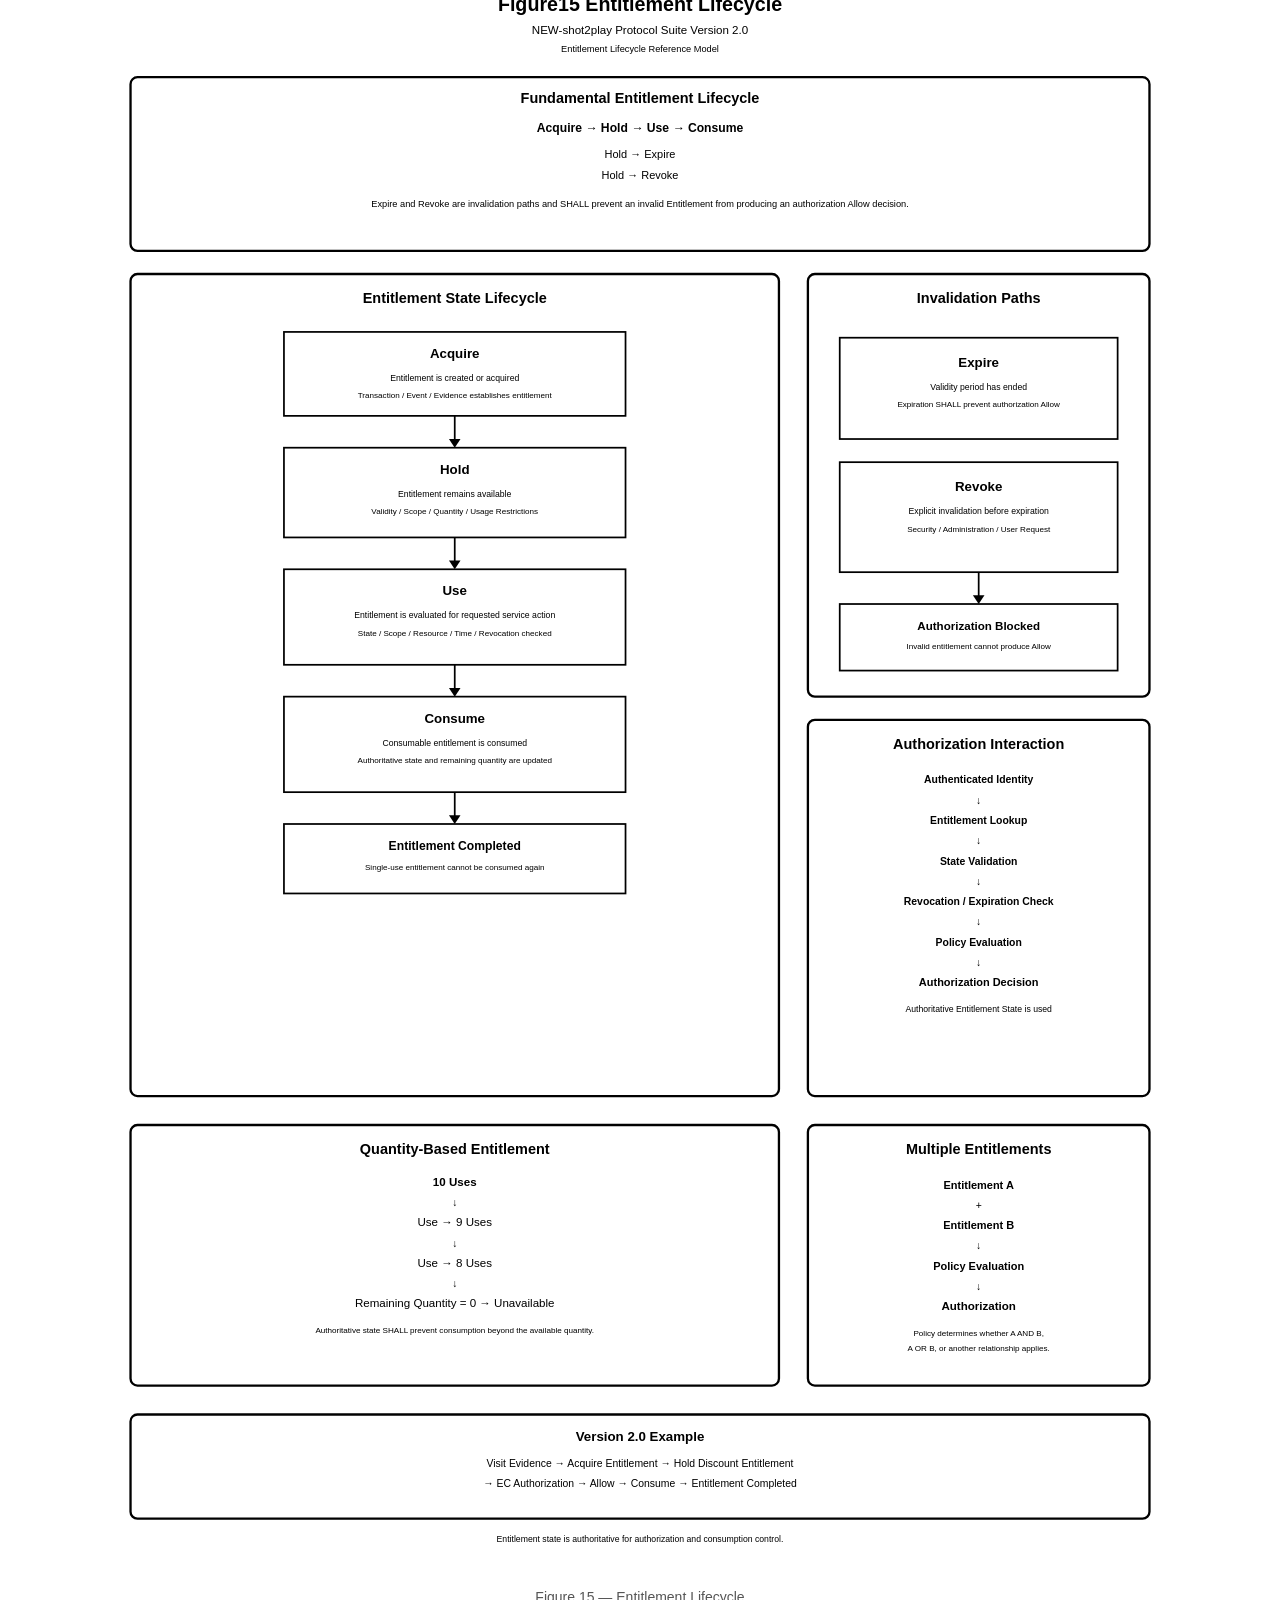
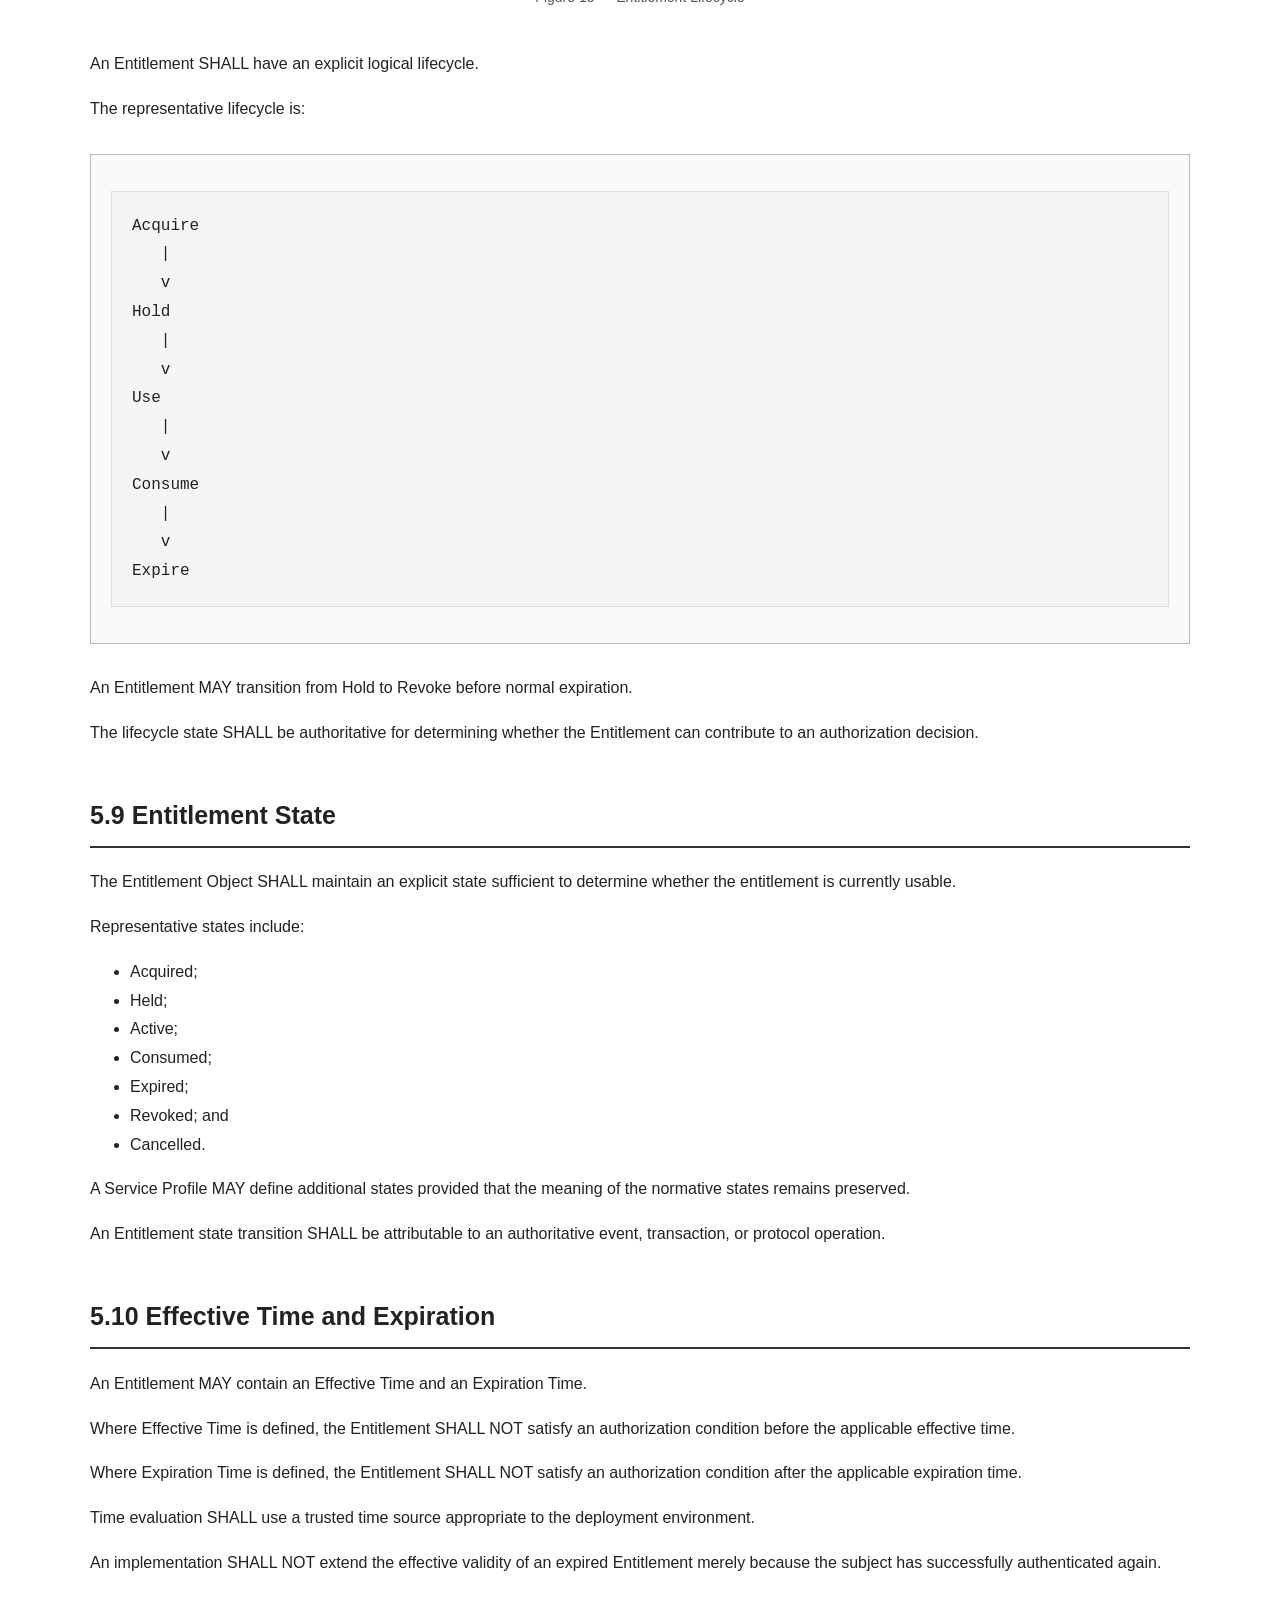
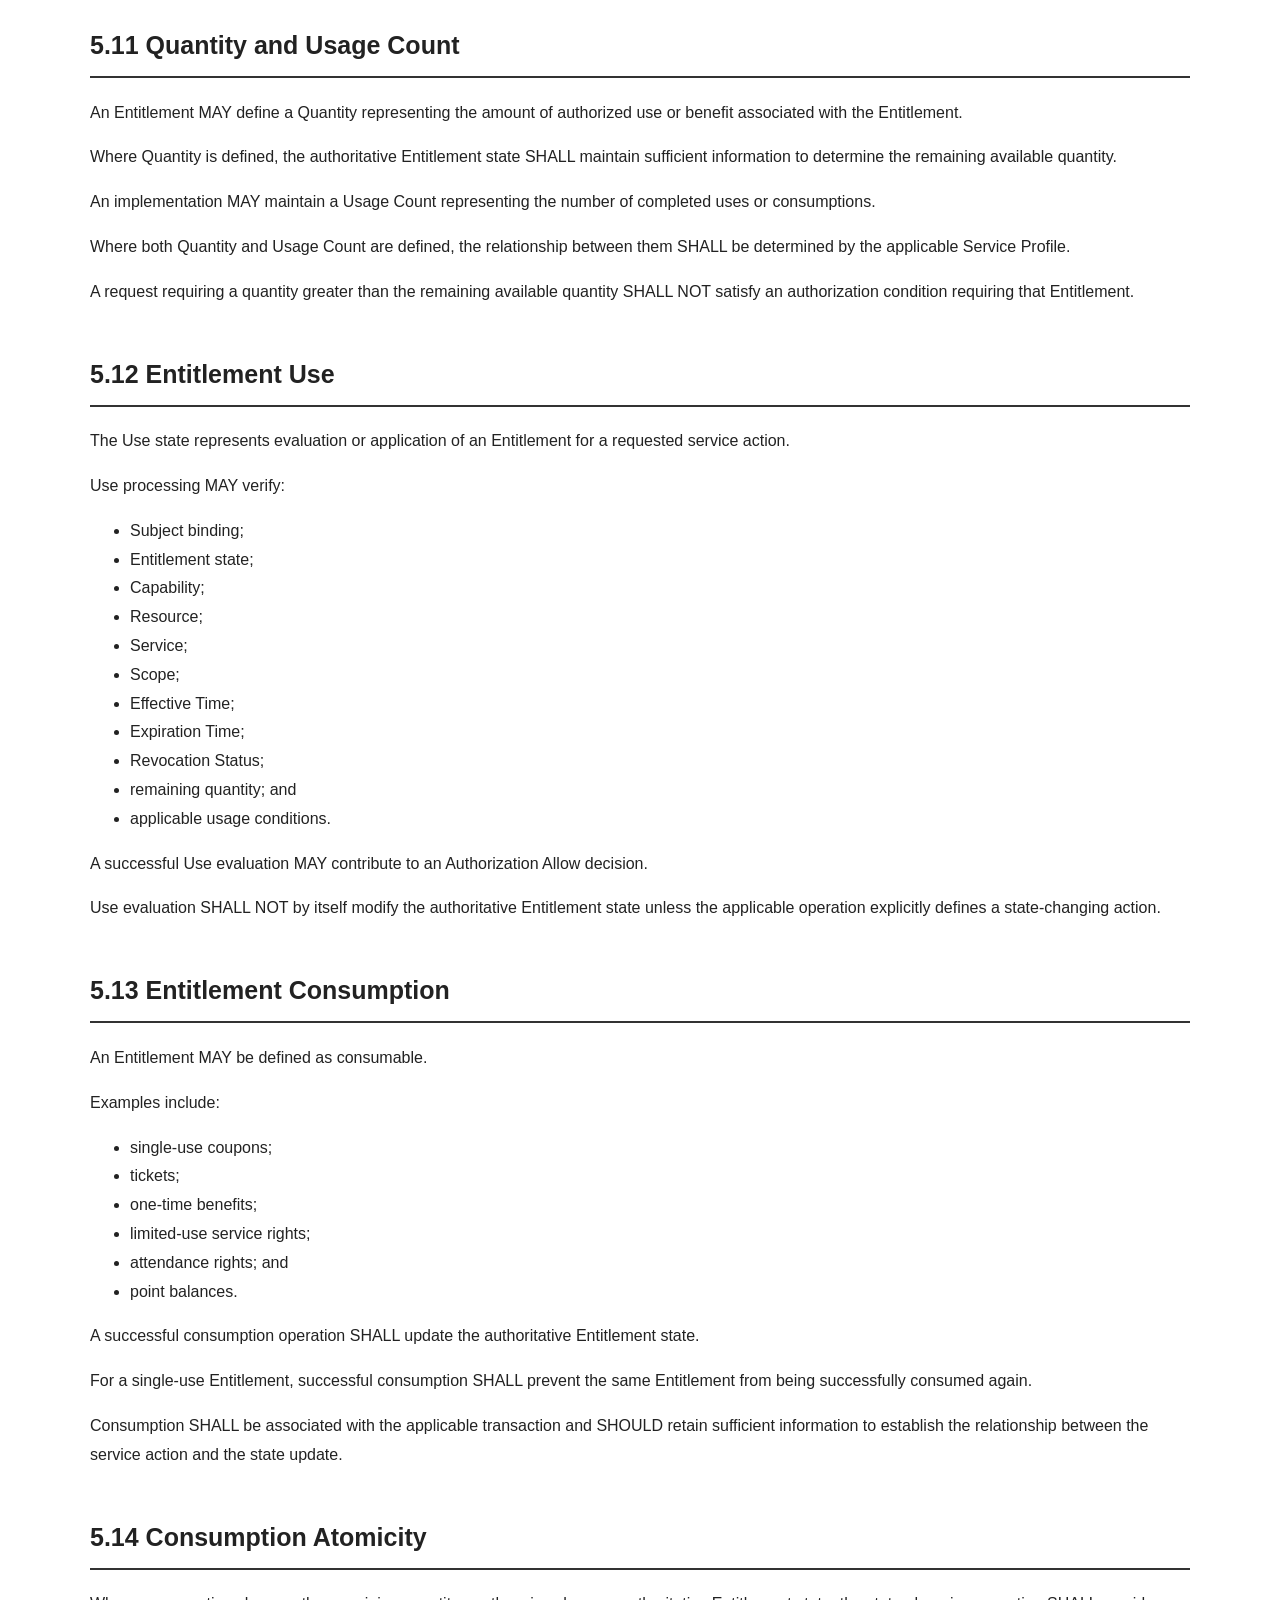
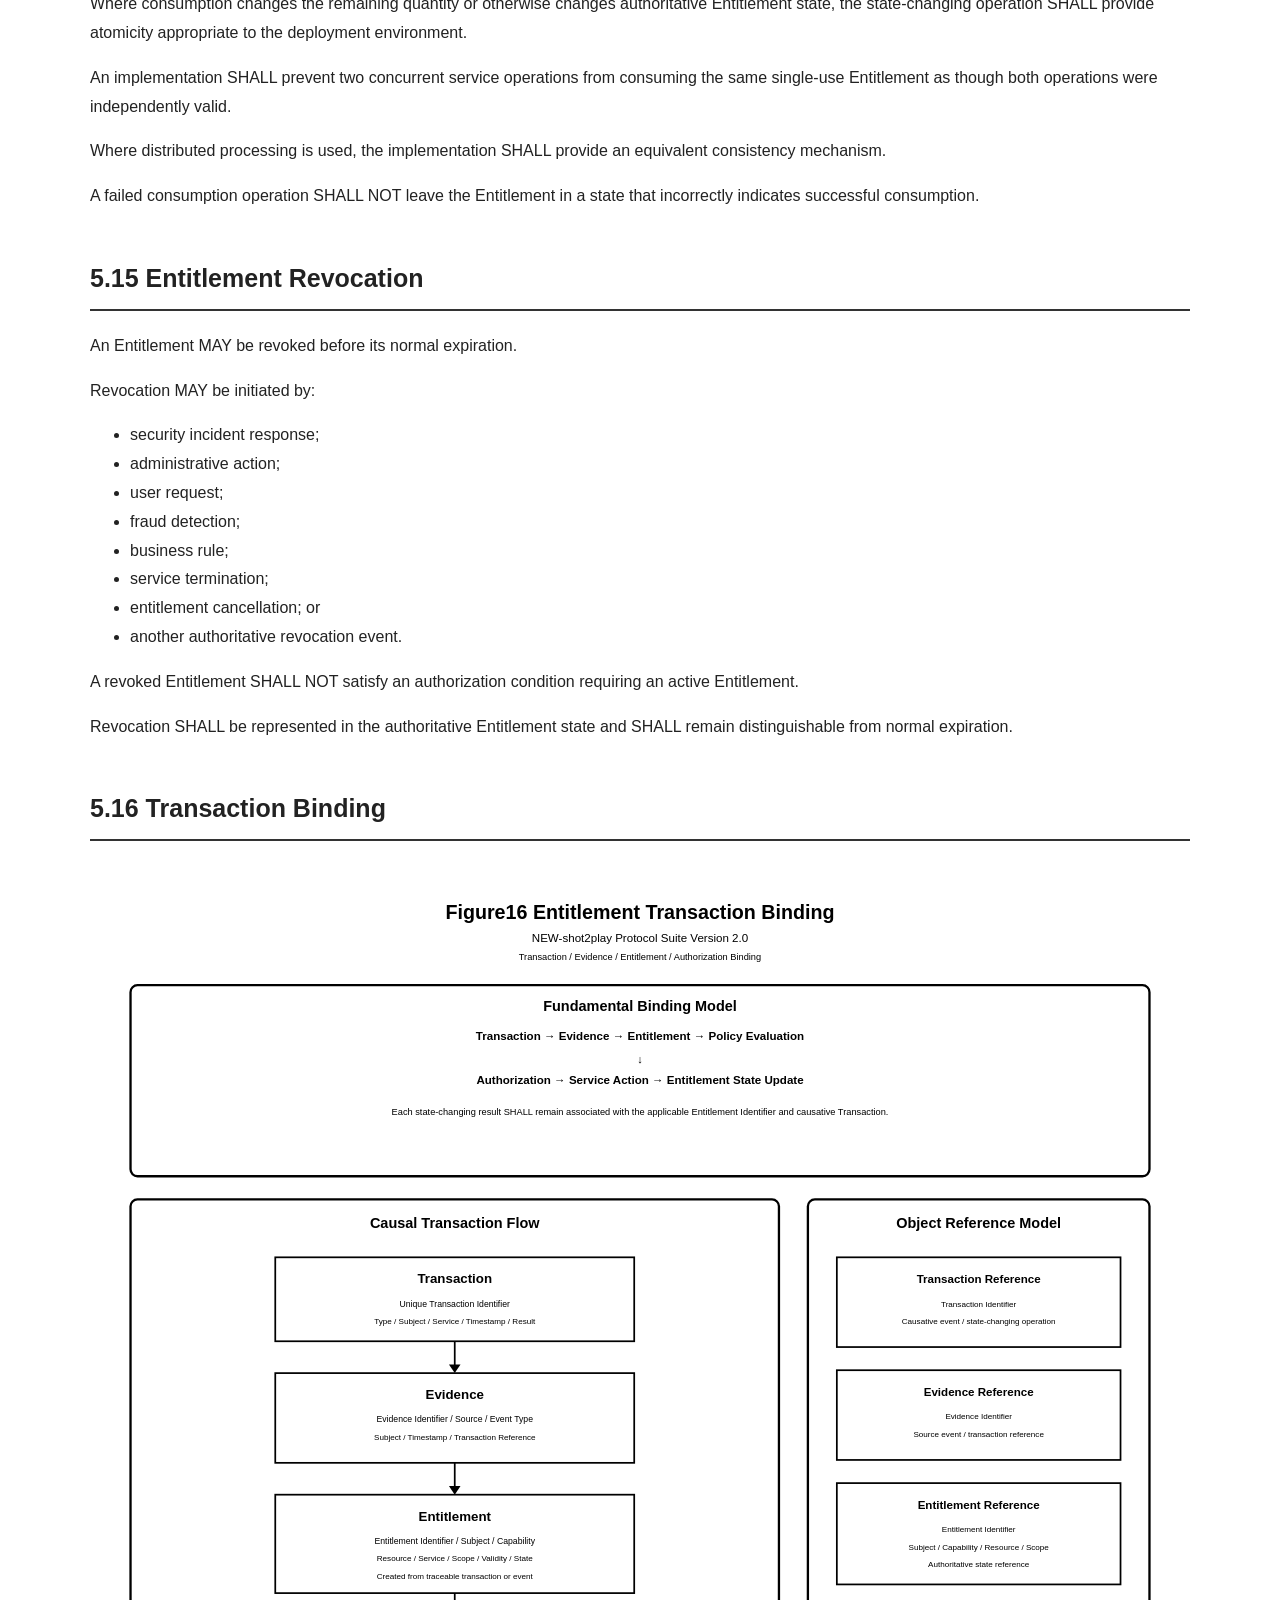
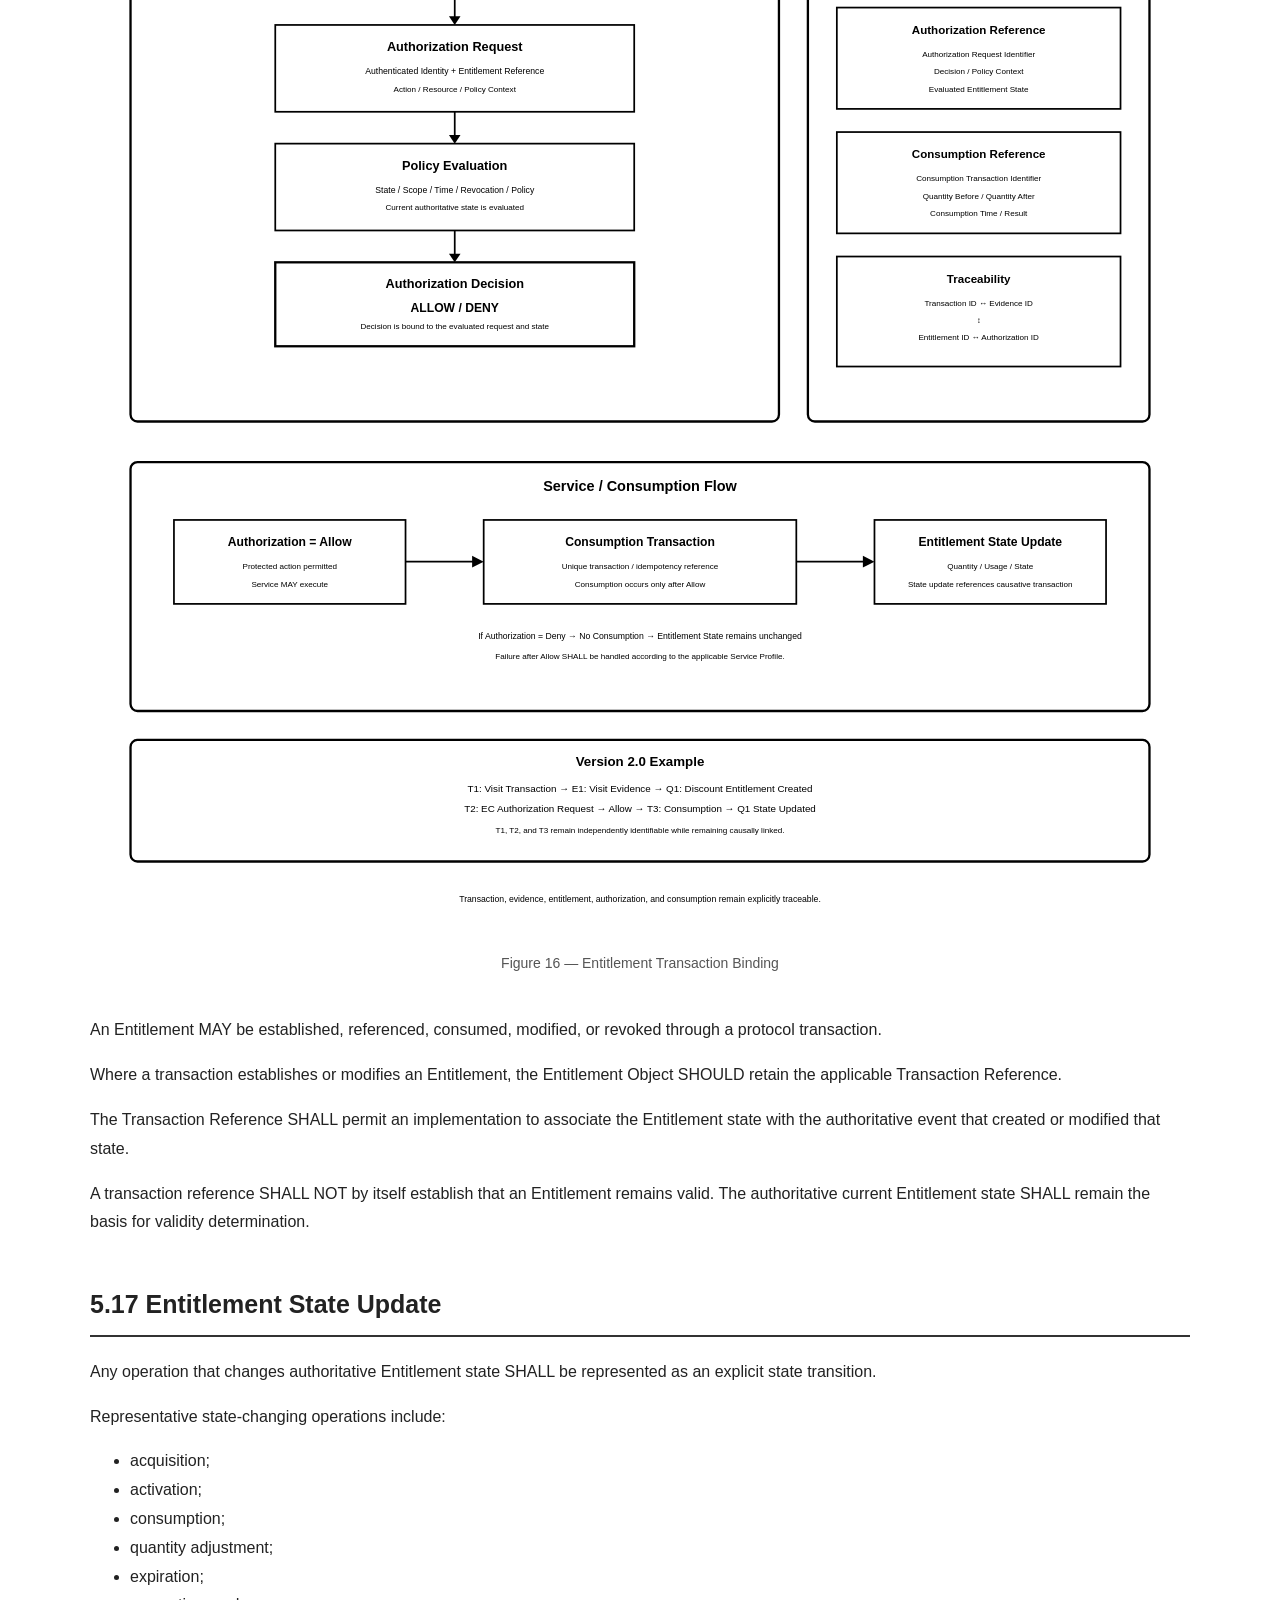
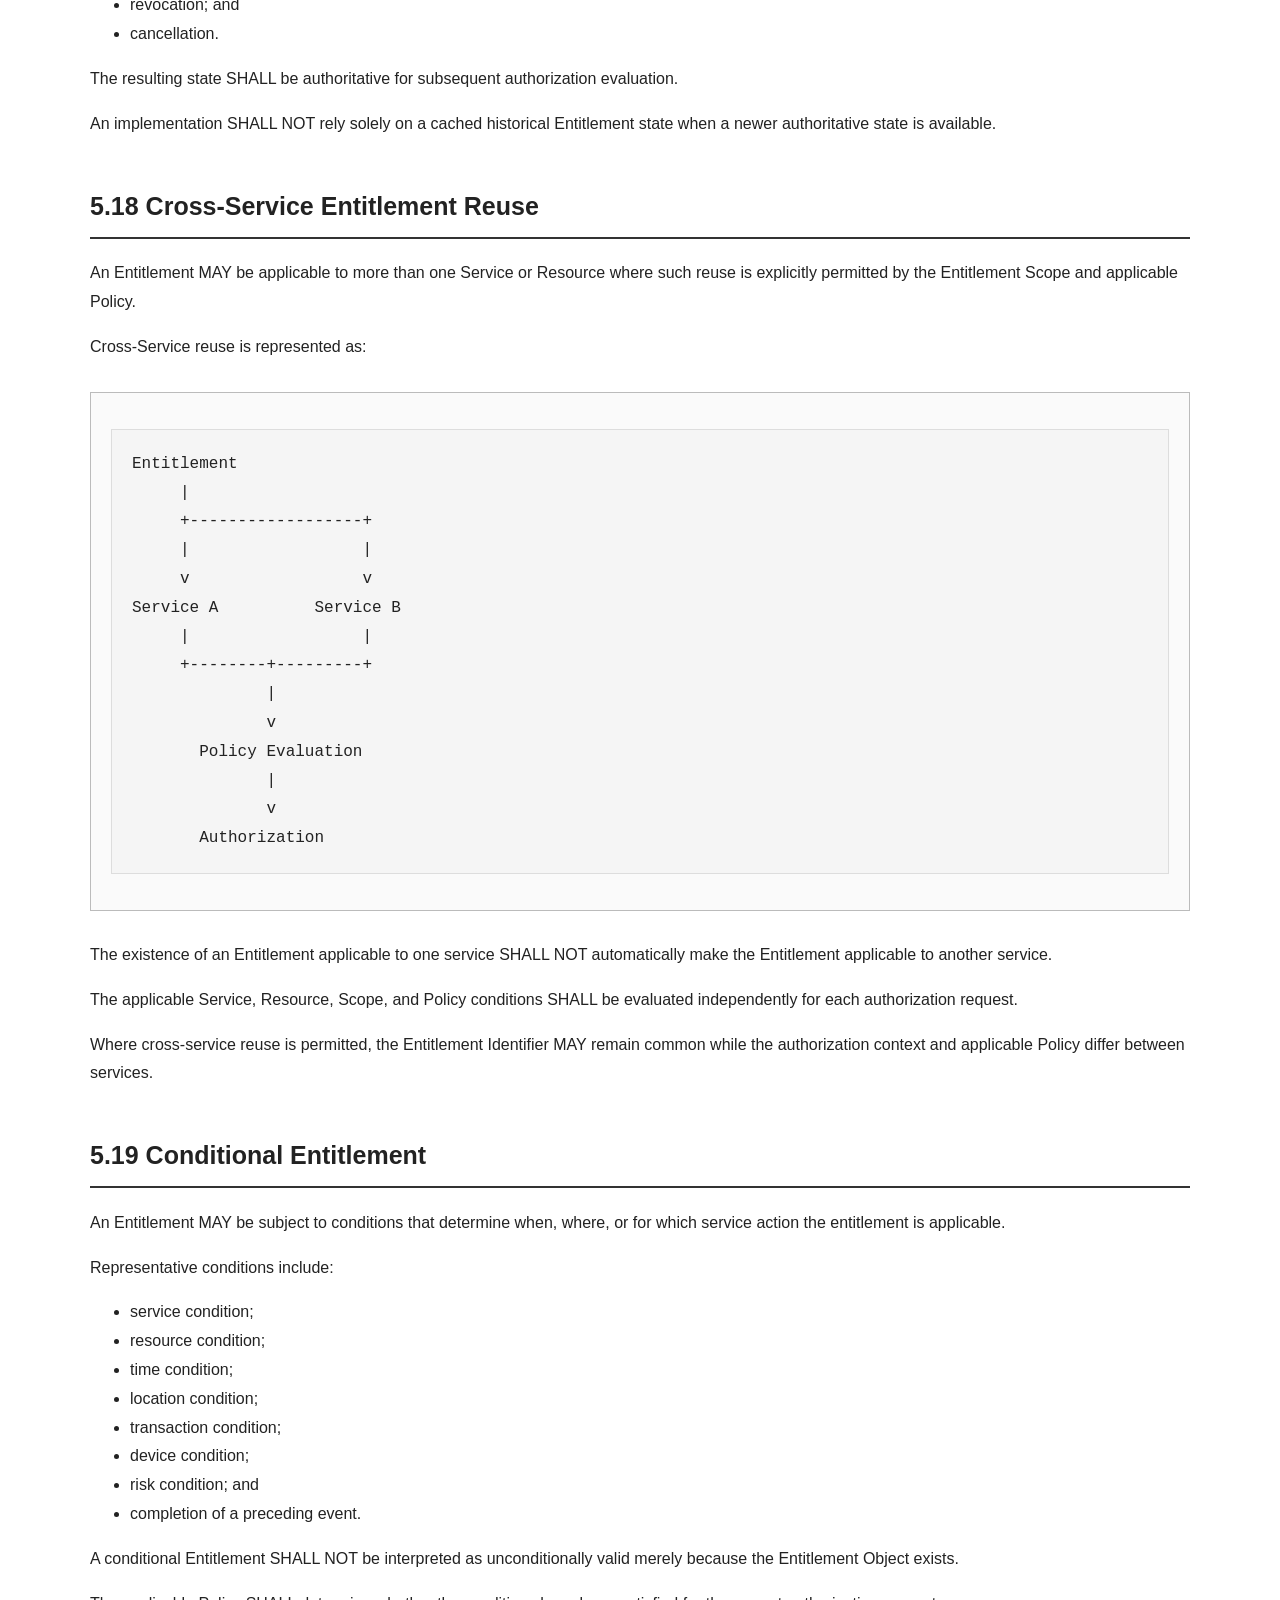
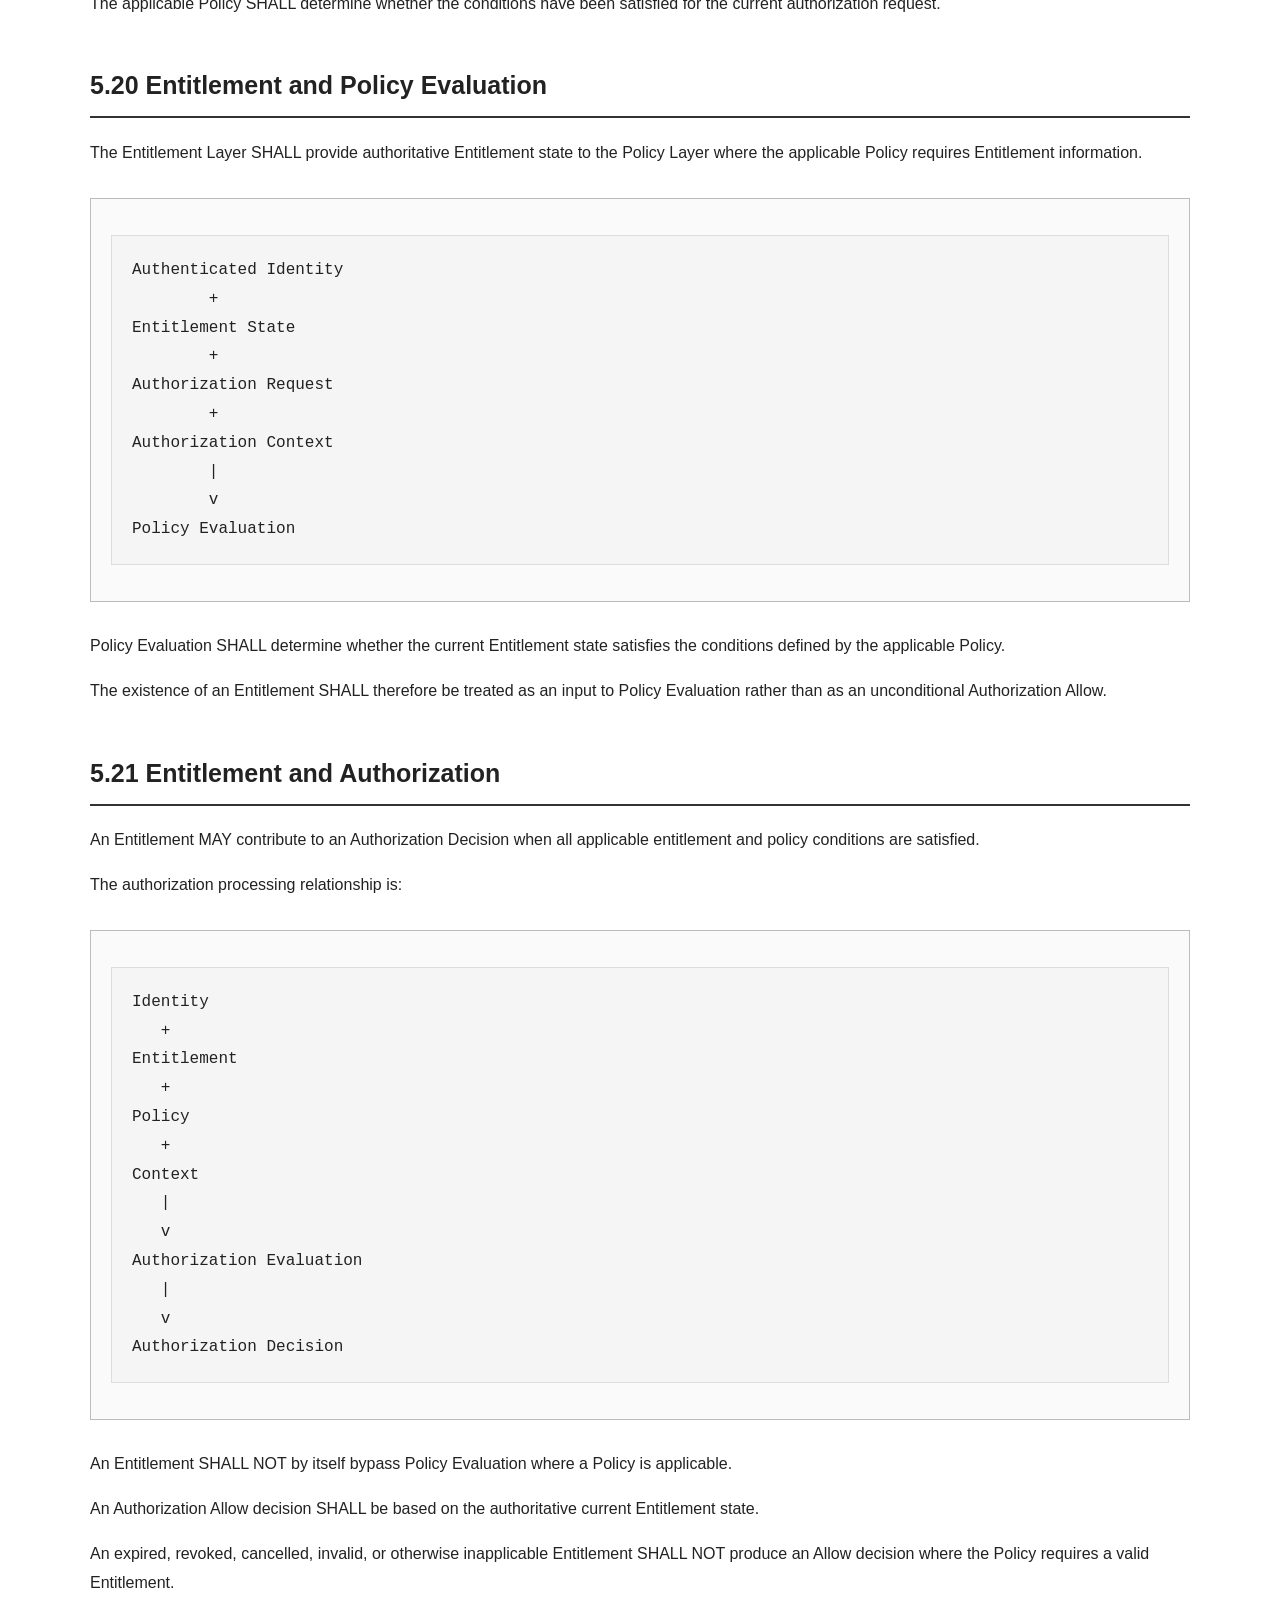
<file: docs/chapter05_entitlement_protocol.html>
<!DOCTYPE html>
<html lang="en">

<head>

<meta charset="UTF-8">

<meta name="viewport" content="width=device-width, initial-scale=1.0">

<title>
Chapter 05 — Entitlement Protocol | NEW-shot2play Protocol Suite Version 2.0
</title>

<link rel="stylesheet" href="../css/patent.css">

</head>


<body>


<div class="container">


<header class="spec-header">

<div class="spec-title">
NEW-shot2play Protocol Suite Version 2.0
</div>

<div class="spec-version">
Technical Specification<br>
Design Freeze Version 2.0 Revision 1.1<br>
Normative Specification
</div>

</header>


<main>


<section>

<h1>
Chapter 05 — Entitlement Protocol
</h1>

<p>
This chapter defines the Entitlement Protocol of the
NEW-shot2play Protocol Suite Version 2.0.
</p>

<p>
The Entitlement Protocol defines an Entitlement as an independent
protocol-level object representing a subject's eligibility,
capability, permission, benefit, or usage right for a specified
service, resource, or operation.
</p>

<div class="normative must">

<strong>NORMATIVE PRINCIPLE</strong><br><br>

An Entitlement SHALL be represented as an independent protocol
object and SHALL remain logically distinguishable from the
Authentication Object and Authentication Result.

</div>

</section>


<section>

<h2>
5.1 Purpose and Scope
</h2>

<p>
The purpose of the Entitlement Protocol is to establish a
machine-processable representation of rights and eligibility that
can be evaluated independently from the authentication operation.
</p>

<p>
The Entitlement Protocol covers:
</p>

<ul>

<li>
Entitlement Object definition;
</li>

<li>
Entitlement acquisition;
</li>

<li>
Entitlement ownership and subject binding;
</li>

<li>
Entitlement state;
</li>

<li>
Entitlement validity;
</li>

<li>
Entitlement scope;
</li>

<li>
Entitlement quantity and usage;
</li>

<li>
Entitlement consumption;
</li>

<li>
Entitlement expiration;
</li>

<li>
Entitlement revocation;
</li>

<li>
transaction binding;
</li>

<li>
policy interaction; and
</li>

<li>
authorization interaction.
</li>

</ul>

<p>
The protocol MAY be applied to permissions, benefits, coupons,
tickets, attendance rights, point balances, service eligibility,
resource access rights, or other machine-processable forms of
entitlement.
</p>

</section>


<section>

<h2>
5.2 Entitlement as a Protocol Object
</h2>

<p>
An Entitlement SHALL be represented as an independent logical object.
</p>

<p>
The Entitlement Object SHALL be identifiable independently of the
Authentication Transaction that established the identity of its
subject.
</p>

<p>
The object MAY represent:
</p>

<ul>

<li>
a right to access a service;
</li>

<li>
a right to use a resource;
</li>

<li>
a benefit associated with a transaction;
</li>

<li>
a conditional permission;
</li>

<li>
a limited-use capability;
</li>

<li>
a monetary or non-monetary benefit; or
</li>

<li>
another Service Profile defined eligibility.
</li>

</ul>

<p>
The meaning and applicability of an Entitlement SHALL be determined
by its attributes, state, and the applicable Policy.
</p>

</section>


<section>

<h2>
5.3 Entitlement Object Identifier
</h2>

<p>
Each Entitlement Object SHALL have an Entitlement Identifier that
uniquely identifies the entitlement within the applicable protocol
scope.
</p>

<p>
The Entitlement Identifier SHALL remain stable for the logical
lifetime of the Entitlement unless the protocol explicitly defines
an object replacement operation.
</p>

<p>
An implementation MUST NOT treat an arbitrary authentication
identifier as an Entitlement Identifier unless the identifier is
explicitly defined as such by the applicable protocol operation.
</p>

<p>
The Entitlement Identifier MAY be referenced by:
</p>

<ul>

<li>
authorization requests;
</li>

<li>
policy evaluation;
</li>

<li>
consumption transactions;
</li>

<li>
revocation operations;
</li>

<li>
audit records; and
</li>

<li>
cross-service entitlement operations.
</li>

</ul>

</section>


<section>

<h2>
5.4 Entitlement Object Attributes
</h2>

<p>
An Entitlement Object SHOULD contain sufficient attributes to permit
its authoritative evaluation.
</p>

<p>
Representative attributes include:
</p>

<ul>

<li>
Entitlement Identifier;
</li>

<li>
Subject Identifier;
</li>

<li>
Capability;
</li>

<li>
Resource;
</li>

<li>
Service;
</li>

<li>
Scope;
</li>

<li>
Acquisition Time;
</li>

<li>
Effective Time;
</li>

<li>
Expiration Time;
</li>

<li>
Quantity;
</li>

<li>
Usage Count;
</li>

<li>
State;
</li>

<li>
Revocation Status; and
</li>

<li>
Transaction Reference.
</li>

</ul>

<p>
Additional attributes MAY be defined by a Service Profile provided
that such attributes do not conflict with the normative semantics
defined by this specification.
</p>

</section>


<section>

<h2>
5.5 Subject Binding
</h2>

<p>
An Entitlement SHALL be associated with a Subject Identifier.
</p>

<p>
The Subject Identifier establishes the subject to which the
Entitlement applies.
</p>

<p>
An Entitlement MUST NOT be treated as applicable to an authenticated
subject solely because both operations occur within the same
session.
</p>

<p>
The applicable subject relationship SHALL be explicitly established
by the Entitlement Object or by an authoritative binding mechanism.
</p>

<p>
Where the subject binding cannot be established, the Entitlement
SHALL NOT satisfy an authorization condition requiring that
Entitlement.
</p>

</section>


<section>

<h2>
5.6 Authentication Independence
</h2>

<p>
The Entitlement lifecycle SHALL be logically independent from the
Authentication lifecycle.
</p>

<div class="object-definition">

<pre>
Authentication
       |
       v
Authenticated Identity

Entitlement
       |
       v
Entitlement State
</pre>

</div>

<p>
Authentication establishes identity verification.
</p>

<p>
Entitlement processing establishes whether the subject possesses a
specified right, benefit, capability, or eligibility.
</p>

<p>
A successful authentication operation SHALL NOT automatically imply
that an Entitlement exists.
</p>

<p>
Conversely, an existing Entitlement SHALL remain a distinct
protocol object even when a new authentication operation is
performed for the same subject.
</p>

</section>


<section>

<h2>
5.7 Entitlement Acquisition
</h2>

<p>
An Entitlement MAY be acquired as the result of an authoritative
event or transaction.
</p>

<p>
Representative acquisition events include:
</p>

<ul>

<li>
successful purchase;
</li>

<li>
successful registration;
</li>

<li>
physical or virtual visit;
</li>

<li>
attendance;
</li>

<li>
coupon issuance;
</li>

<li>
point award;
</li>

<li>
completion of a qualifying transaction;
</li>

<li>
external business event; or
</li>

<li>
another Service Profile defined event.
</li>

</ul>

<p>
The acquisition operation SHALL establish the initial Entitlement
state and SHALL associate the Entitlement with the applicable
subject.
</p>

<p>
Where acquisition is based on a transaction or event, the
Entitlement SHOULD retain a reference to the transaction or event
that established it.
</p>

</section>


<section>

<h2>
5.8 Entitlement Lifecycle
</h2>

<figure class="figure-container">

<img
src="../figures/figure15_entitlement_lifecycle.svg"
alt="Entitlement Lifecycle"
>

<div class="figure-caption">
Figure 15 — Entitlement Lifecycle
</div>

</figure>

<p>
An Entitlement SHALL have an explicit logical lifecycle.
</p>

<p>
The representative lifecycle is:
</p>

<div class="object-definition">

<pre>
Acquire
   |
   v
Hold
   |
   v
Use
   |
   v
Consume
   |
   v
Expire
</pre>

</div>

<p>
An Entitlement MAY transition from Hold to Revoke before normal
expiration.
</p>

<p>
The lifecycle state SHALL be authoritative for determining whether
the Entitlement can contribute to an authorization decision.
</p>

</section>


<section>

<h2>
5.9 Entitlement State
</h2>

<p>
The Entitlement Object SHALL maintain an explicit state sufficient
to determine whether the entitlement is currently usable.
</p>

<p>
Representative states include:
</p>

<ul>

<li>
Acquired;
</li>

<li>
Held;
</li>

<li>
Active;
</li>

<li>
Consumed;
</li>

<li>
Expired;
</li>

<li>
Revoked; and
</li>

<li>
Cancelled.
</li>

</ul>

<p>
A Service Profile MAY define additional states provided that the
meaning of the normative states remains preserved.
</p>

<p>
An Entitlement state transition SHALL be attributable to an
authoritative event, transaction, or protocol operation.
</p>

</section>


<section>

<h2>
5.10 Effective Time and Expiration
</h2>

<p>
An Entitlement MAY contain an Effective Time and an Expiration
Time.
</p>

<p>
Where Effective Time is defined, the Entitlement SHALL NOT satisfy
an authorization condition before the applicable effective time.
</p>

<p>
Where Expiration Time is defined, the Entitlement SHALL NOT satisfy
an authorization condition after the applicable expiration time.
</p>

<p>
Time evaluation SHALL use a trusted time source appropriate to the
deployment environment.
</p>

<p>
An implementation SHALL NOT extend the effective validity of an
expired Entitlement merely because the subject has successfully
authenticated again.
</p>

</section>



<section>

<h2>
5.11 Quantity and Usage Count
</h2>

<p>
An Entitlement MAY define a Quantity representing the amount of
authorized use or benefit associated with the Entitlement.
</p>

<p>
Where Quantity is defined, the authoritative Entitlement state
SHALL maintain sufficient information to determine the remaining
available quantity.
</p>

<p>
An implementation MAY maintain a Usage Count representing the number
of completed uses or consumptions.
</p>

<p>
Where both Quantity and Usage Count are defined, the relationship
between them SHALL be determined by the applicable Service Profile.
</p>

<p>
A request requiring a quantity greater than the remaining available
quantity SHALL NOT satisfy an authorization condition requiring that
Entitlement.
</p>

</section>


<section>

<h2>
5.12 Entitlement Use
</h2>

<p>
The Use state represents evaluation or application of an
Entitlement for a requested service action.
</p>

<p>
Use processing MAY verify:
</p>

<ul>

<li>
Subject binding;
</li>

<li>
Entitlement state;
</li>

<li>
Capability;
</li>

<li>
Resource;
</li>

<li>
Service;
</li>

<li>
Scope;
</li>

<li>
Effective Time;
</li>

<li>
Expiration Time;
</li>

<li>
Revocation Status;
</li>

<li>
remaining quantity; and
</li>

<li>
applicable usage conditions.
</li>

</ul>

<p>
A successful Use evaluation MAY contribute to an Authorization
Allow decision.
</p>

<p>
Use evaluation SHALL NOT by itself modify the authoritative
Entitlement state unless the applicable operation explicitly
defines a state-changing action.
</p>

</section>


<section>

<h2>
5.13 Entitlement Consumption
</h2>

<p>
An Entitlement MAY be defined as consumable.
</p>

<p>
Examples include:
</p>

<ul>

<li>
single-use coupons;
</li>

<li>
tickets;
</li>

<li>
one-time benefits;
</li>

<li>
limited-use service rights;
</li>

<li>
attendance rights; and
</li>

<li>
point balances.
</li>

</ul>

<p>
A successful consumption operation SHALL update the authoritative
Entitlement state.
</p>

<p>
For a single-use Entitlement, successful consumption SHALL prevent
the same Entitlement from being successfully consumed again.
</p>

<p>
Consumption SHALL be associated with the applicable transaction and
SHOULD retain sufficient information to establish the relationship
between the service action and the state update.
</p>

</section>


<section>

<h2>
5.14 Consumption Atomicity
</h2>

<p>
Where consumption changes the remaining quantity or otherwise
changes authoritative Entitlement state, the state-changing
operation SHALL provide atomicity appropriate to the deployment
environment.
</p>

<p>
An implementation SHALL prevent two concurrent service operations
from consuming the same single-use Entitlement as though both
operations were independently valid.
</p>

<p>
Where distributed processing is used, the implementation SHALL
provide an equivalent consistency mechanism.
</p>

<p>
A failed consumption operation SHALL NOT leave the Entitlement in a
state that incorrectly indicates successful consumption.
</p>

</section>


<section>

<h2>
5.15 Entitlement Revocation
</h2>

<p>
An Entitlement MAY be revoked before its normal expiration.
</p>

<p>
Revocation MAY be initiated by:
</p>

<ul>

<li>
security incident response;
</li>

<li>
administrative action;
</li>

<li>
user request;
</li>

<li>
fraud detection;
</li>

<li>
business rule;
</li>

<li>
service termination;
</li>

<li>
entitlement cancellation; or
</li>

<li>
another authoritative revocation event.
</li>

</ul>

<p>
A revoked Entitlement SHALL NOT satisfy an authorization condition
requiring an active Entitlement.
</p>

<p>
Revocation SHALL be represented in the authoritative Entitlement
state and SHALL remain distinguishable from normal expiration.
</p>

</section>


<section>

<h2>
5.16 Transaction Binding
</h2>

<figure class="figure-container">

<img
src="../figures/figure16_entitlement_transaction_binding.svg"
alt="Entitlement Transaction Binding"
>

<div class="figure-caption">
Figure 16 — Entitlement Transaction Binding
</div>

</figure>

<p>
An Entitlement MAY be established, referenced, consumed, modified,
or revoked through a protocol transaction.
</p>

<p>
Where a transaction establishes or modifies an Entitlement, the
Entitlement Object SHOULD retain the applicable Transaction
Reference.
</p>

<p>
The Transaction Reference SHALL permit an implementation to
associate the Entitlement state with the authoritative event that
created or modified that state.
</p>

<p>
A transaction reference SHALL NOT by itself establish that an
Entitlement remains valid. The authoritative current Entitlement
state SHALL remain the basis for validity determination.
</p>

</section>


<section>

<h2>
5.17 Entitlement State Update
</h2>

<p>
Any operation that changes authoritative Entitlement state SHALL be
represented as an explicit state transition.
</p>

<p>
Representative state-changing operations include:
</p>

<ul>

<li>
acquisition;
</li>

<li>
activation;
</li>

<li>
consumption;
</li>

<li>
quantity adjustment;
</li>

<li>
expiration;
</li>

<li>
revocation; and
</li>

<li>
cancellation.
</li>

</ul>

<p>
The resulting state SHALL be authoritative for subsequent
authorization evaluation.
</p>

<p>
An implementation SHALL NOT rely solely on a cached historical
Entitlement state when a newer authoritative state is available.
</p>

</section>


<section>

<h2>
5.18 Cross-Service Entitlement Reuse
</h2>

<p>
An Entitlement MAY be applicable to more than one Service or
Resource where such reuse is explicitly permitted by the
Entitlement Scope and applicable Policy.
</p>

<p>
Cross-Service reuse is represented as:
</p>

<div class="object-definition">

<pre>
Entitlement
     |
     +------------------+
     |                  |
     v                  v
Service A          Service B
     |                  |
     +--------+---------+
              |
              v
       Policy Evaluation
              |
              v
       Authorization
</pre>

</div>

<p>
The existence of an Entitlement applicable to one service SHALL NOT
automatically make the Entitlement applicable to another service.
</p>

<p>
The applicable Service, Resource, Scope, and Policy conditions SHALL
be evaluated independently for each authorization request.
</p>

<p>
Where cross-service reuse is permitted, the Entitlement Identifier
MAY remain common while the authorization context and applicable
Policy differ between services.
</p>

</section>


<section>

<h2>
5.19 Conditional Entitlement
</h2>

<p>
An Entitlement MAY be subject to conditions that determine when,
where, or for which service action the entitlement is applicable.
</p>

<p>
Representative conditions include:
</p>

<ul>

<li>
service condition;
</li>

<li>
resource condition;
</li>

<li>
time condition;
</li>

<li>
location condition;
</li>

<li>
transaction condition;
</li>

<li>
device condition;
</li>

<li>
risk condition; and
</li>

<li>
completion of a preceding event.
</li>

</ul>

<p>
A conditional Entitlement SHALL NOT be interpreted as unconditionally
valid merely because the Entitlement Object exists.
</p>

<p>
The applicable Policy SHALL determine whether the conditions have
been satisfied for the current authorization request.
</p>

</section>


<section>

<h2>
5.20 Entitlement and Policy Evaluation
</h2>

<p>
The Entitlement Layer SHALL provide authoritative Entitlement state
to the Policy Layer where the applicable Policy requires
Entitlement information.
</p>

<div class="object-definition">

<pre>
Authenticated Identity
        +
Entitlement State
        +
Authorization Request
        +
Authorization Context
        |
        v
Policy Evaluation
</pre>

</div>

<p>
Policy Evaluation SHALL determine whether the current Entitlement
state satisfies the conditions defined by the applicable Policy.
</p>

<p>
The existence of an Entitlement SHALL therefore be treated as an
input to Policy Evaluation rather than as an unconditional
Authorization Allow.
</p>

</section>


<section>

<h2>
5.21 Entitlement and Authorization
</h2>

<p>
An Entitlement MAY contribute to an Authorization Decision when all
applicable entitlement and policy conditions are satisfied.
</p>

<p>
The authorization processing relationship is:
</p>

<div class="object-definition">

<pre>
Identity
   +
Entitlement
   +
Policy
   +
Context
   |
   v
Authorization Evaluation
   |
   v
Authorization Decision
</pre>

</div>

<p>
An Entitlement SHALL NOT by itself bypass Policy Evaluation where a
Policy is applicable.
</p>

<p>
An Authorization Allow decision SHALL be based on the authoritative
current Entitlement state.
</p>

<p>
An expired, revoked, cancelled, invalid, or otherwise inapplicable
Entitlement SHALL NOT produce an Allow decision where the Policy
requires a valid Entitlement.
</p>

</section>


<section>

<h2>
5.22 Entitlement Security Requirements
</h2>

<p>
An implementation SHALL protect the integrity, authenticity, and
authoritative state of Entitlement Objects.
</p>

<p>
At minimum, the implementation SHALL:
</p>

<ul>

<li>
protect Entitlement Identifiers against unintended substitution;
</li>

<li>
protect Subject Binding against unauthorized modification;
</li>

<li>
protect Entitlement state against unauthorized modification;
</li>

<li>
prevent unauthorized extension of validity;
</li>

<li>
prevent unauthorized restoration of a revoked Entitlement;
</li>

<li>
prevent unauthorized replay of a consumption operation;
</li>

<li>
maintain transaction traceability for state-changing operations;
</li>

<li>
enforce applicable quantity and usage limits; and</li>

<li>
ensure that invalid Entitlement state cannot satisfy an applicable
authorization condition.
</li>

</ul>

<p>
Where Entitlement state is distributed across multiple processing
nodes, the implementation SHALL provide an authoritative state
resolution mechanism appropriate to the deployment environment.
</p>

</section>


<section>

<h2>
5.23 Entitlement Audit and Traceability
</h2>

<p>
Entitlement state changes SHOULD be auditable.
</p>

<p>
Representative audit information includes:
</p>

<ul>

<li>
Entitlement Identifier;
</li>

<li>
Subject Identifier;
</li>

<li>
Transaction Identifier;
</li>

<li>
previous state;
</li>

<li>
resulting state;
</li>

<li>
operation type;
</li>

<li>
operation timestamp; and
</li>

<li>
applicable service or resource.
</li>

</ul>

<p>
Audit information SHOULD permit reconstruction of the authoritative
Entitlement lifecycle without requiring disclosure of protected
credential material.
</p>

</section>


<section>

<h2>
5.24 Conformance Requirements
</h2>

<p>
An implementation claiming conformance to the Entitlement Protocol
SHALL:
</p>

<ol>

<li>
implement an identifiable Entitlement Object;
</li>

<li>
maintain an explicit Subject Binding;
</li>

<li>
maintain authoritative Entitlement state;
</li>

<li>
support applicable lifecycle transitions;
</li>

<li>
enforce Effective Time and Expiration Time where defined;
</li>

<li>
enforce Revocation Status where defined;
</li>

<li>
enforce applicable Quantity and Usage restrictions;
</li>

<li>
prevent unauthorized repeated consumption;
</li>

<li>
maintain applicable Transaction References;
</li>

<li>
evaluate cross-service applicability according to Scope and Policy;
</li>

<li>
maintain separation between Authentication and Entitlement state;
</li>

<li>
provide Entitlement state to Policy Evaluation where required; and</li>

<li>
prevent an invalid Entitlement from producing an Authorization
Allow decision.
</li>

</ol>

</section>


<section>

<h2>
5.25 Summary
</h2>

<p>
The Entitlement Protocol defines the Entitlement as an independent
protocol-level object representing a subject's right, capability,
benefit, or eligibility for a specified service, resource, or
operation.
</p>

<p>
The Entitlement Object has its own identifier, subject binding,
state, validity, scope, quantity, usage, transaction references, and
revocation status.
</p>

<p>
The Entitlement lifecycle is independent from authentication and
continues to exist as an authoritative state object after the
authentication operation has completed.
</p>

<p>
The protocol further permits Entitlements to be consumed, revoked,
evaluated under conditional rules, and reused across multiple
services where explicitly permitted.
</p>

<p>
The resulting architecture is:
</p>

<div class="object-definition">

<pre>
Authentication
      |
      v
Authenticated Identity
      |
      +----------------------+
      |                      |
      v                      v
Entitlement             Policy
      |                      |
      +----------+-----------+
                 |
                 v
       Authorization Evaluation
                 |
                 v
       Authorization Decision
                 |
                 v
              Service
</pre>

</div>

<p>
This architecture separates identity verification from the
independent determination of whether a subject possesses a currently
valid right to perform a requested service action.
</p>

</section>


<section>

<h2>
5.26 Chapter Navigation
</h2>

<div class="chapter-nav">

<a href="chapter04_authentication_protocol.html">
Previous Chapter: Chapter 04 — Authentication Protocol
</a>

&nbsp;&nbsp;|&nbsp;&nbsp;

<a href="index.html">
Index
</a>

&nbsp;&nbsp;|&nbsp;&nbsp;

<a href="chapter06_policy_evaluation.html">
Next Chapter: Chapter 06 — Policy Evaluation
</a>

</div>

</section>


</main>


<footer class="spec-footer">

Copyright (c) Shot2Play Inc.<br>

NEW-shot2play Protocol Suite Version 2.0

</footer>


</div>


</body>

</html>
</file>
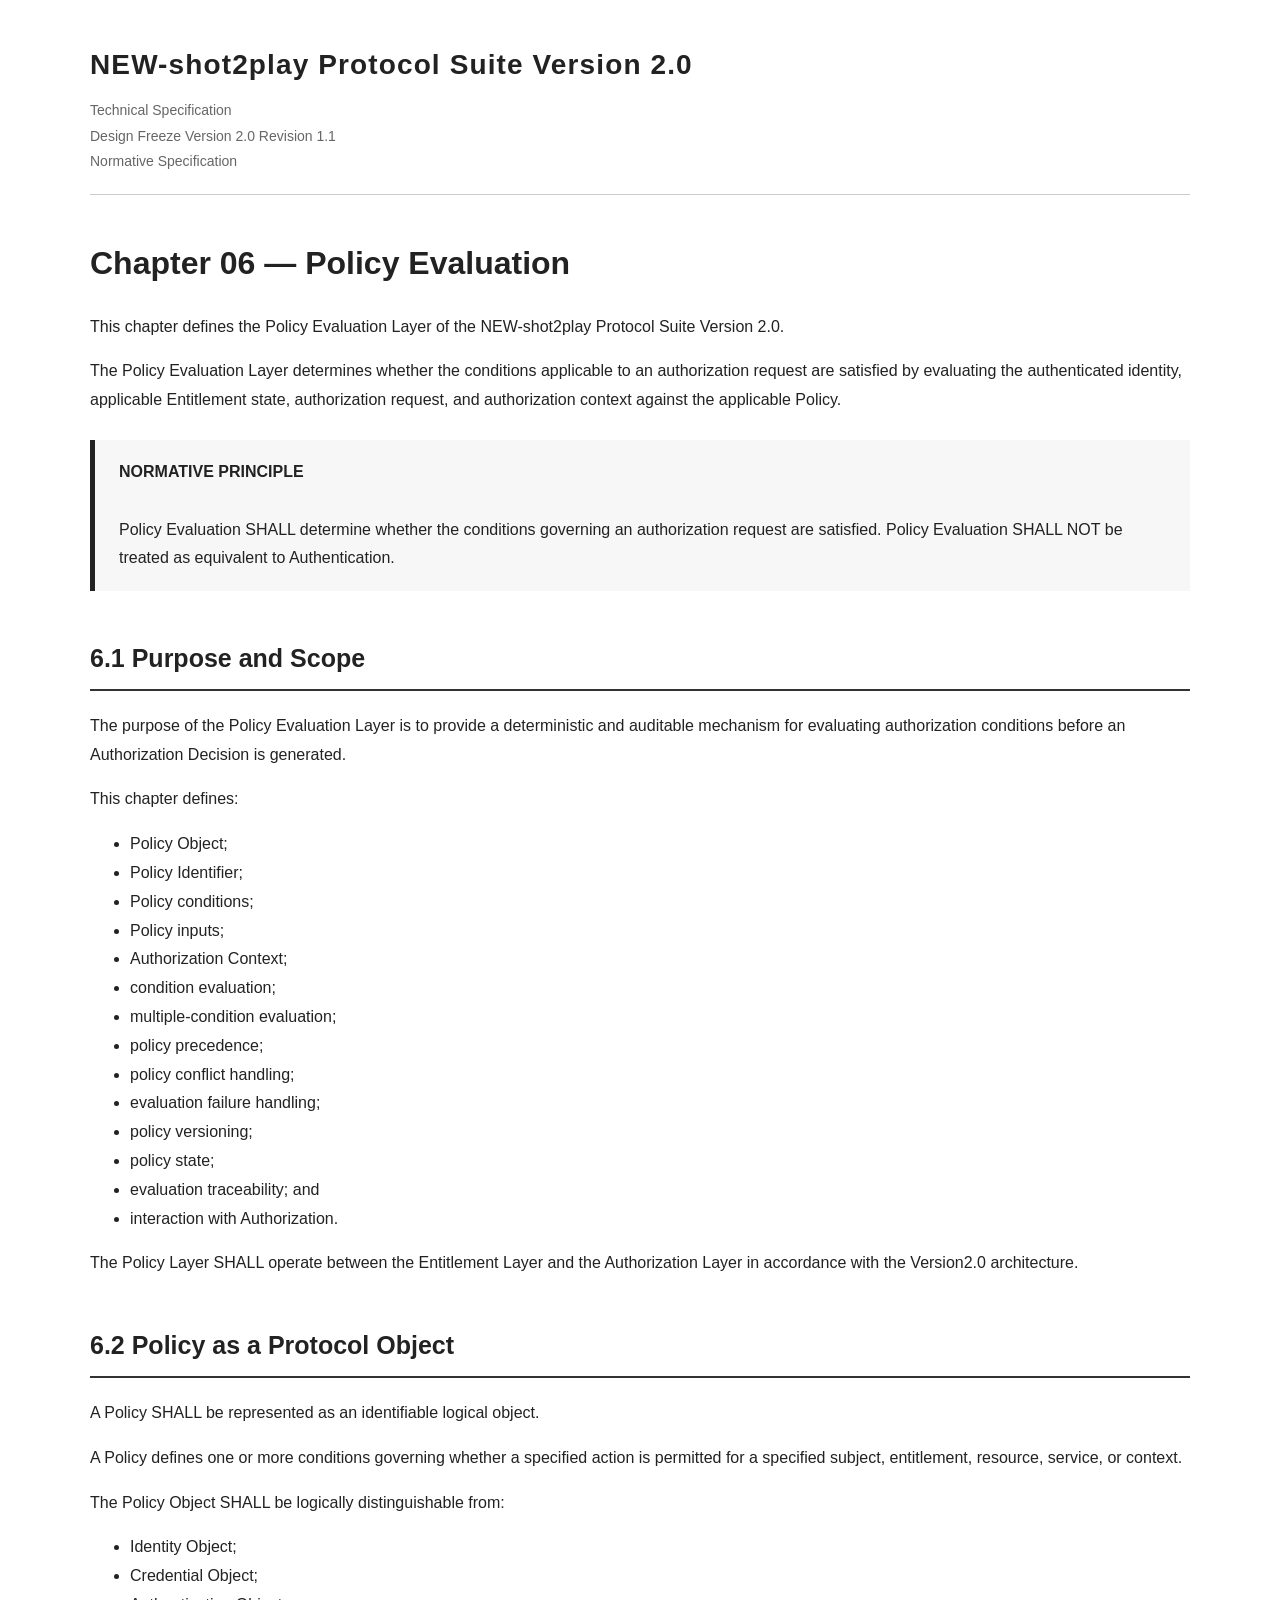
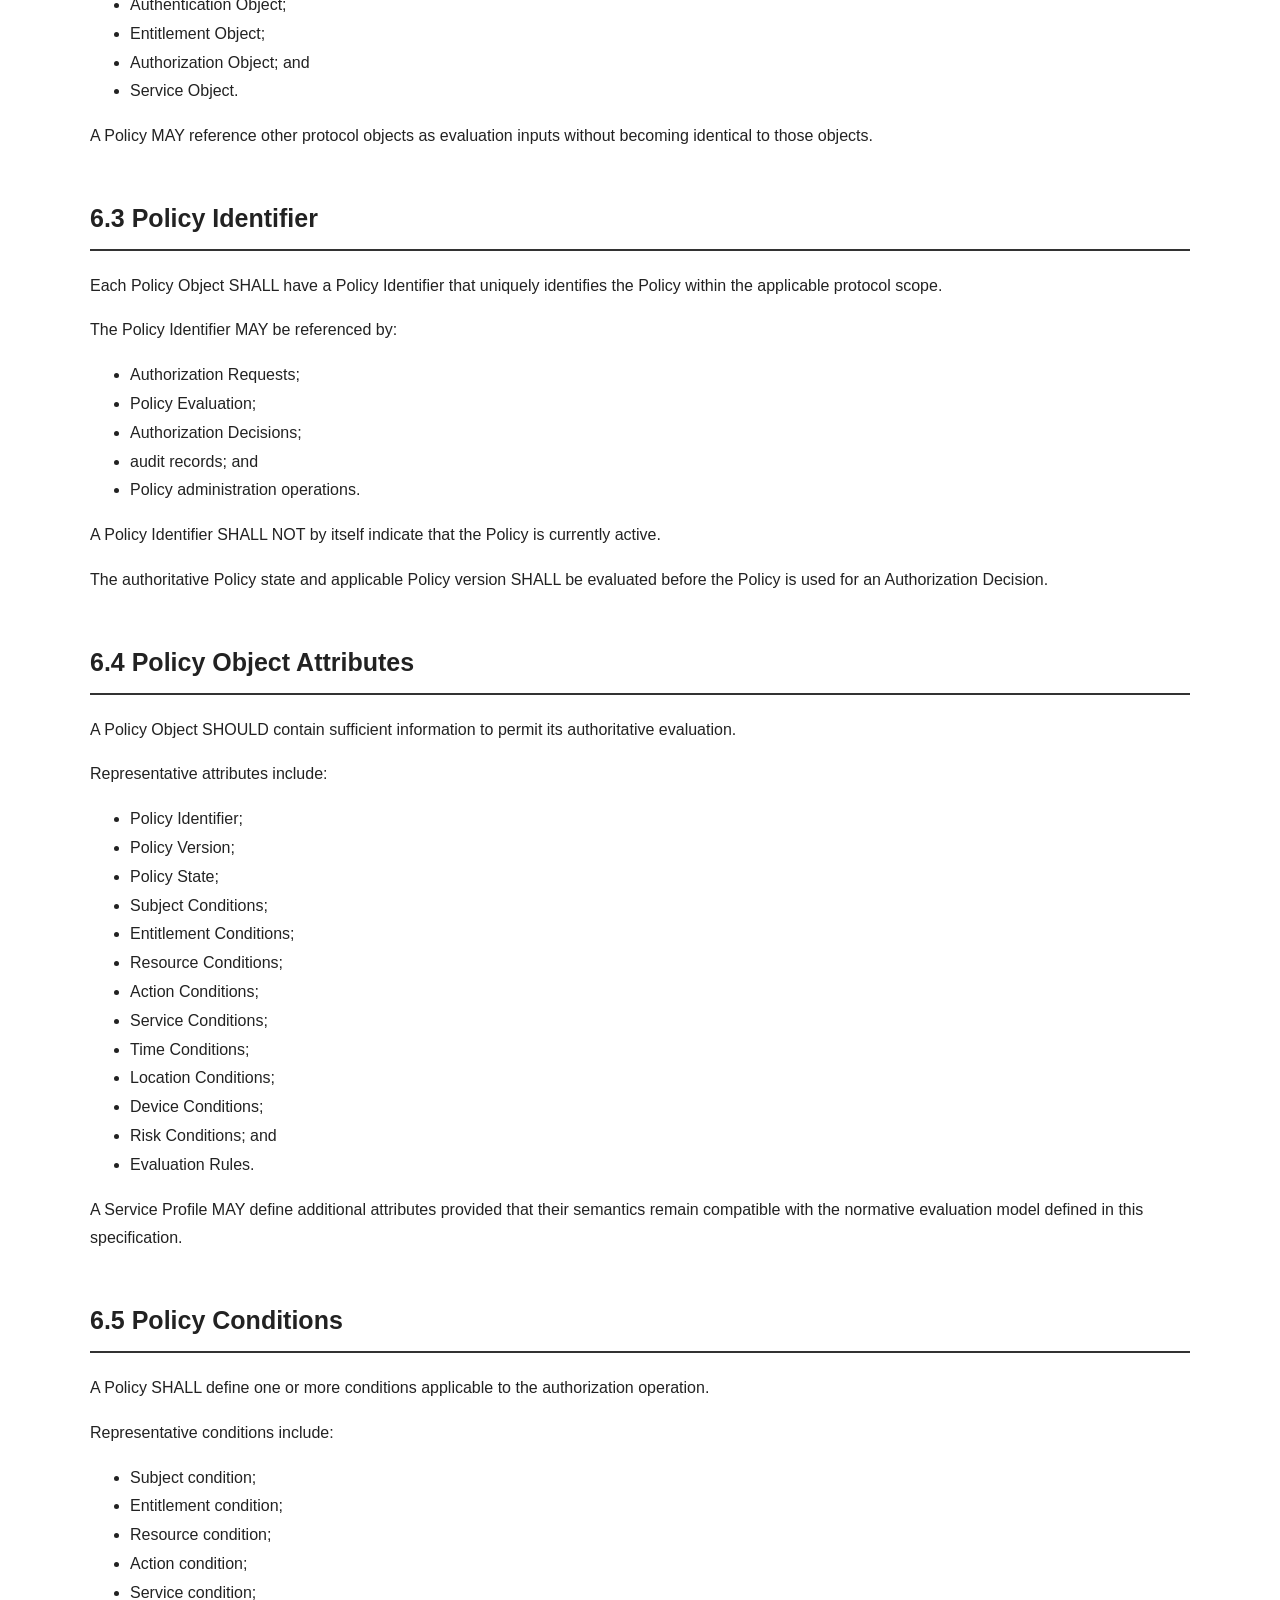
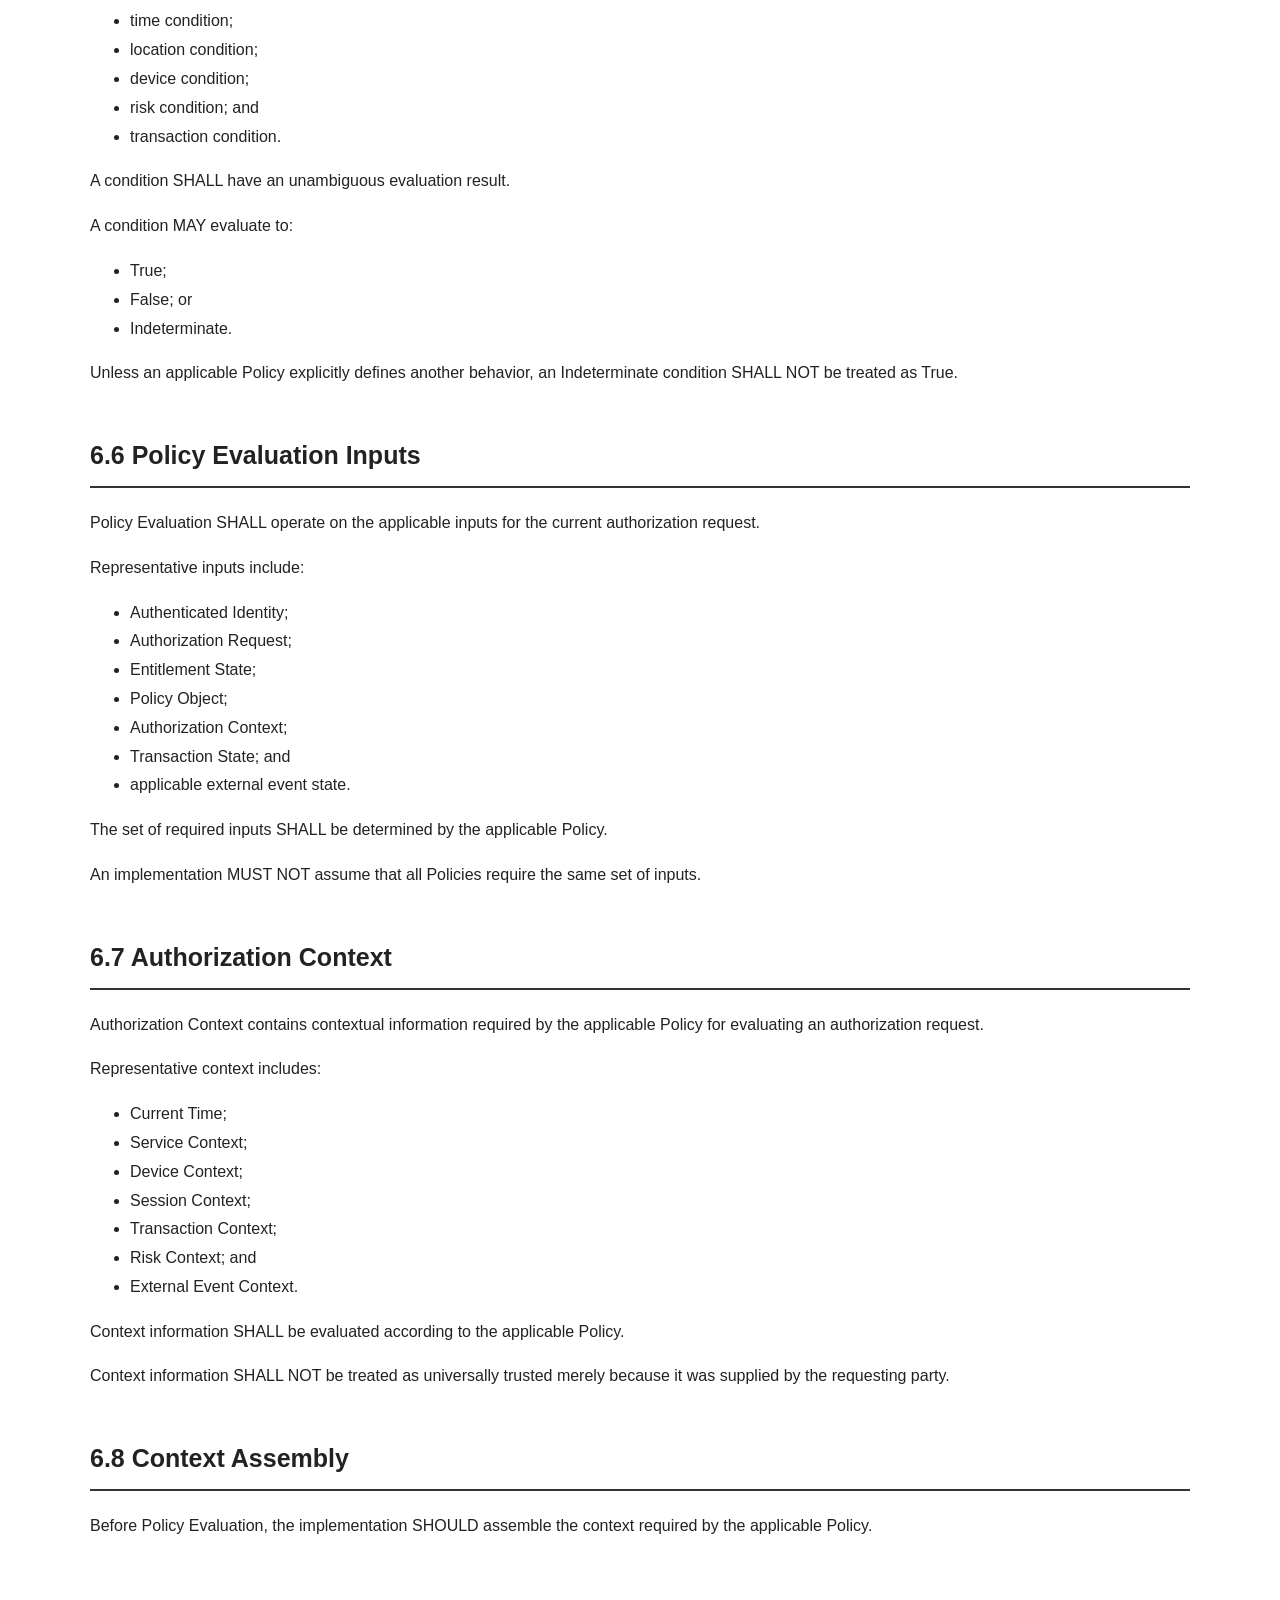
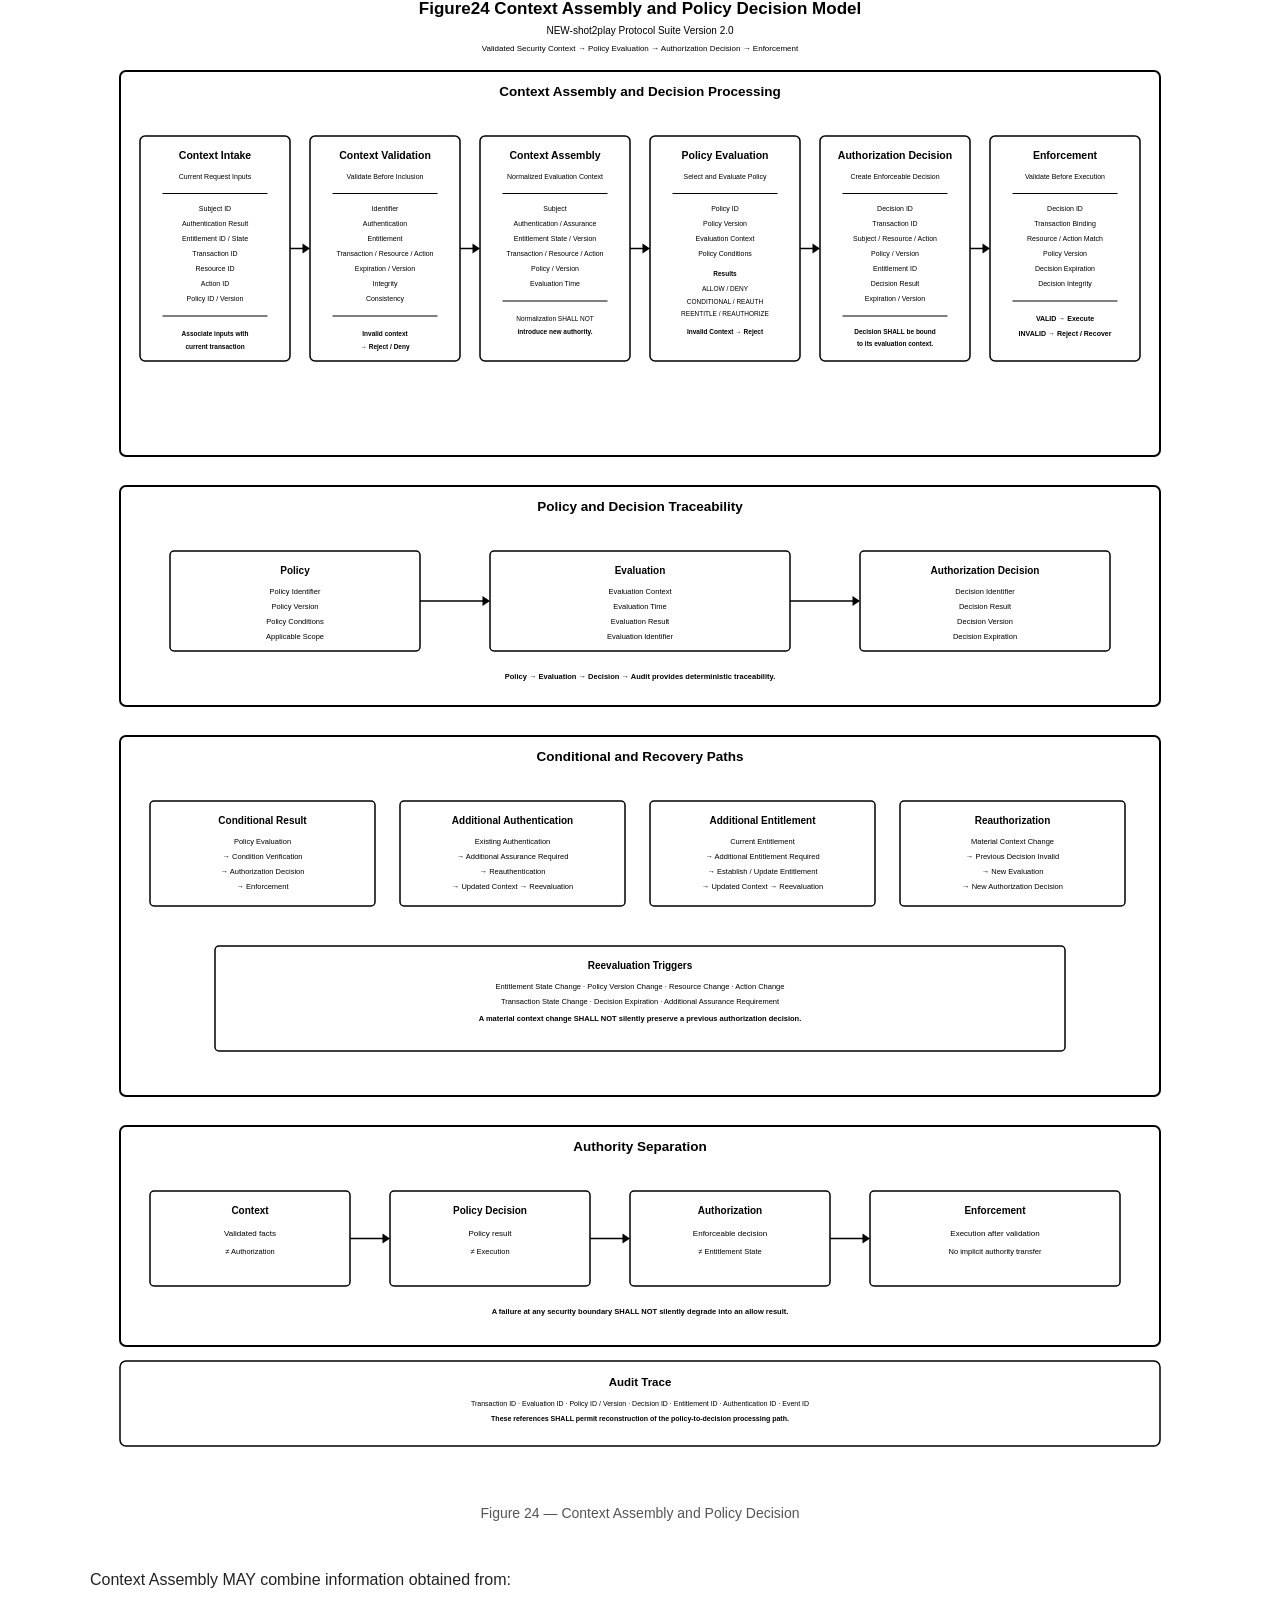
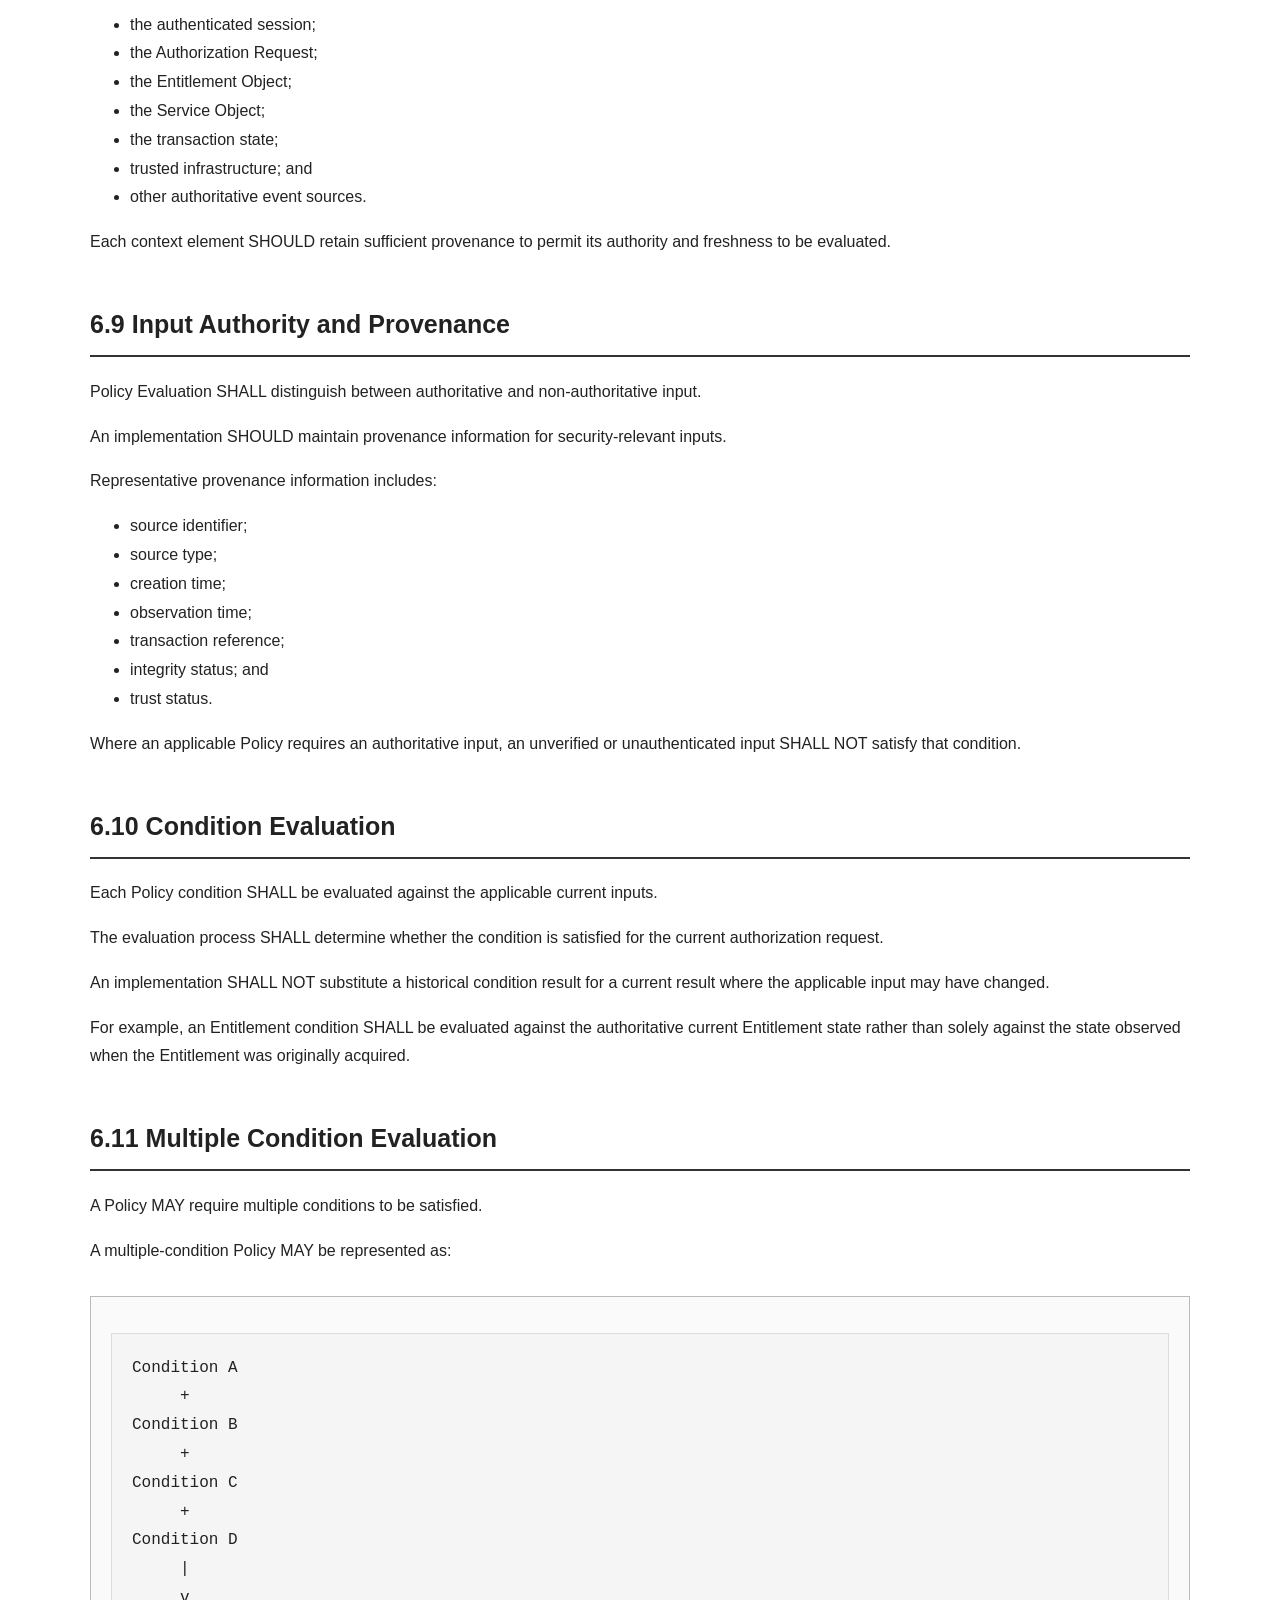
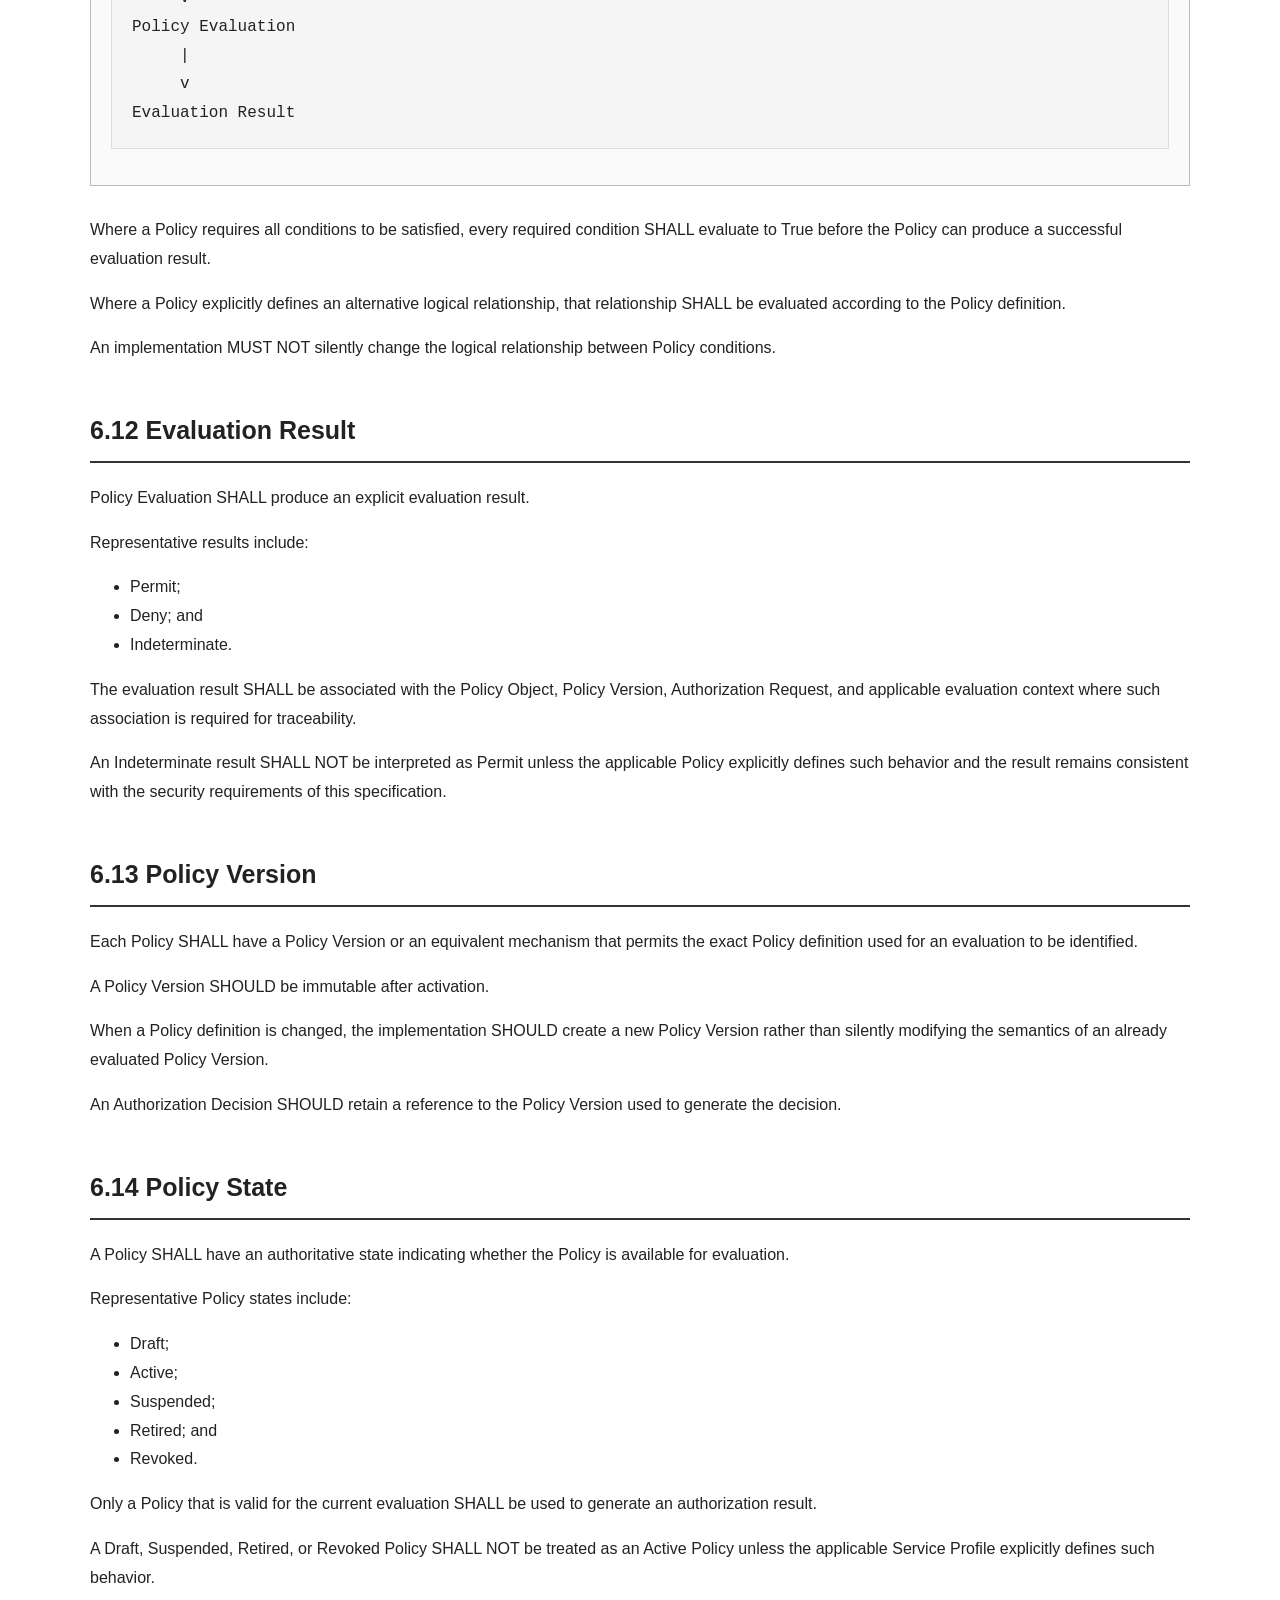
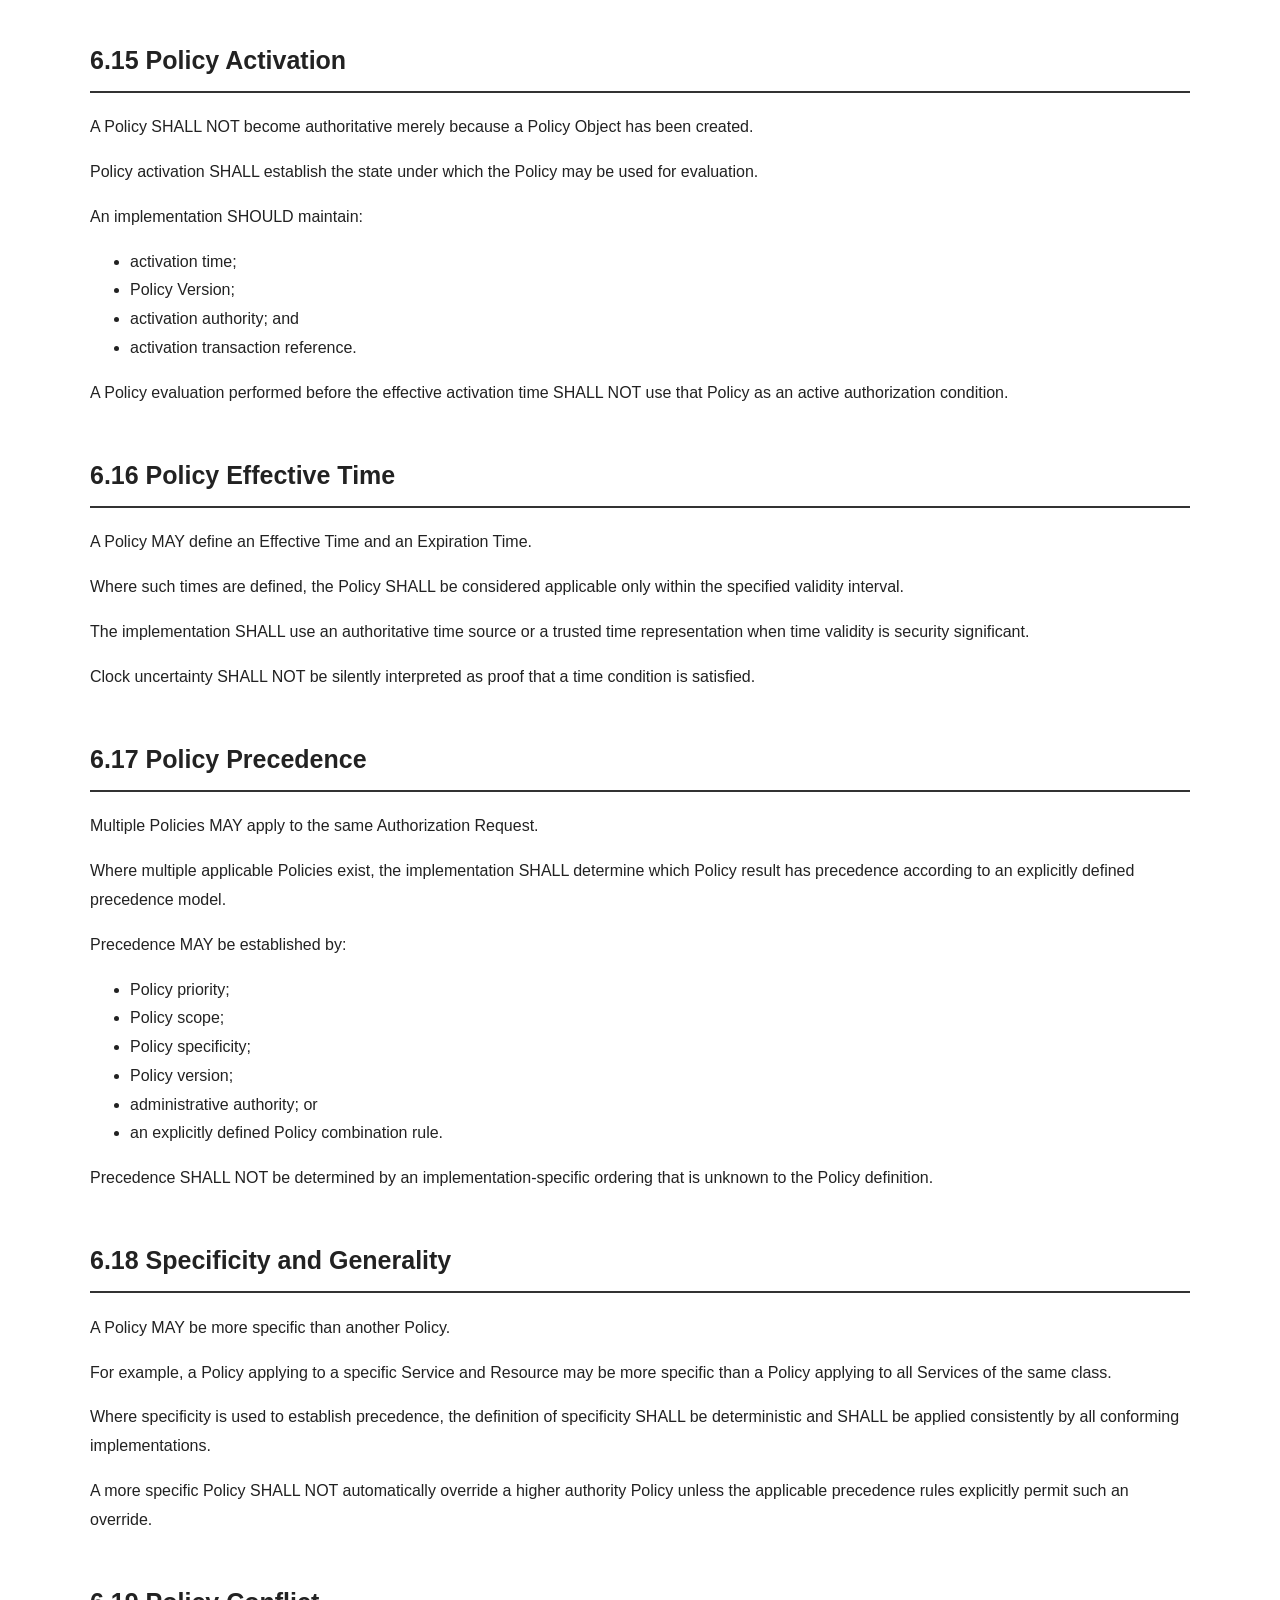
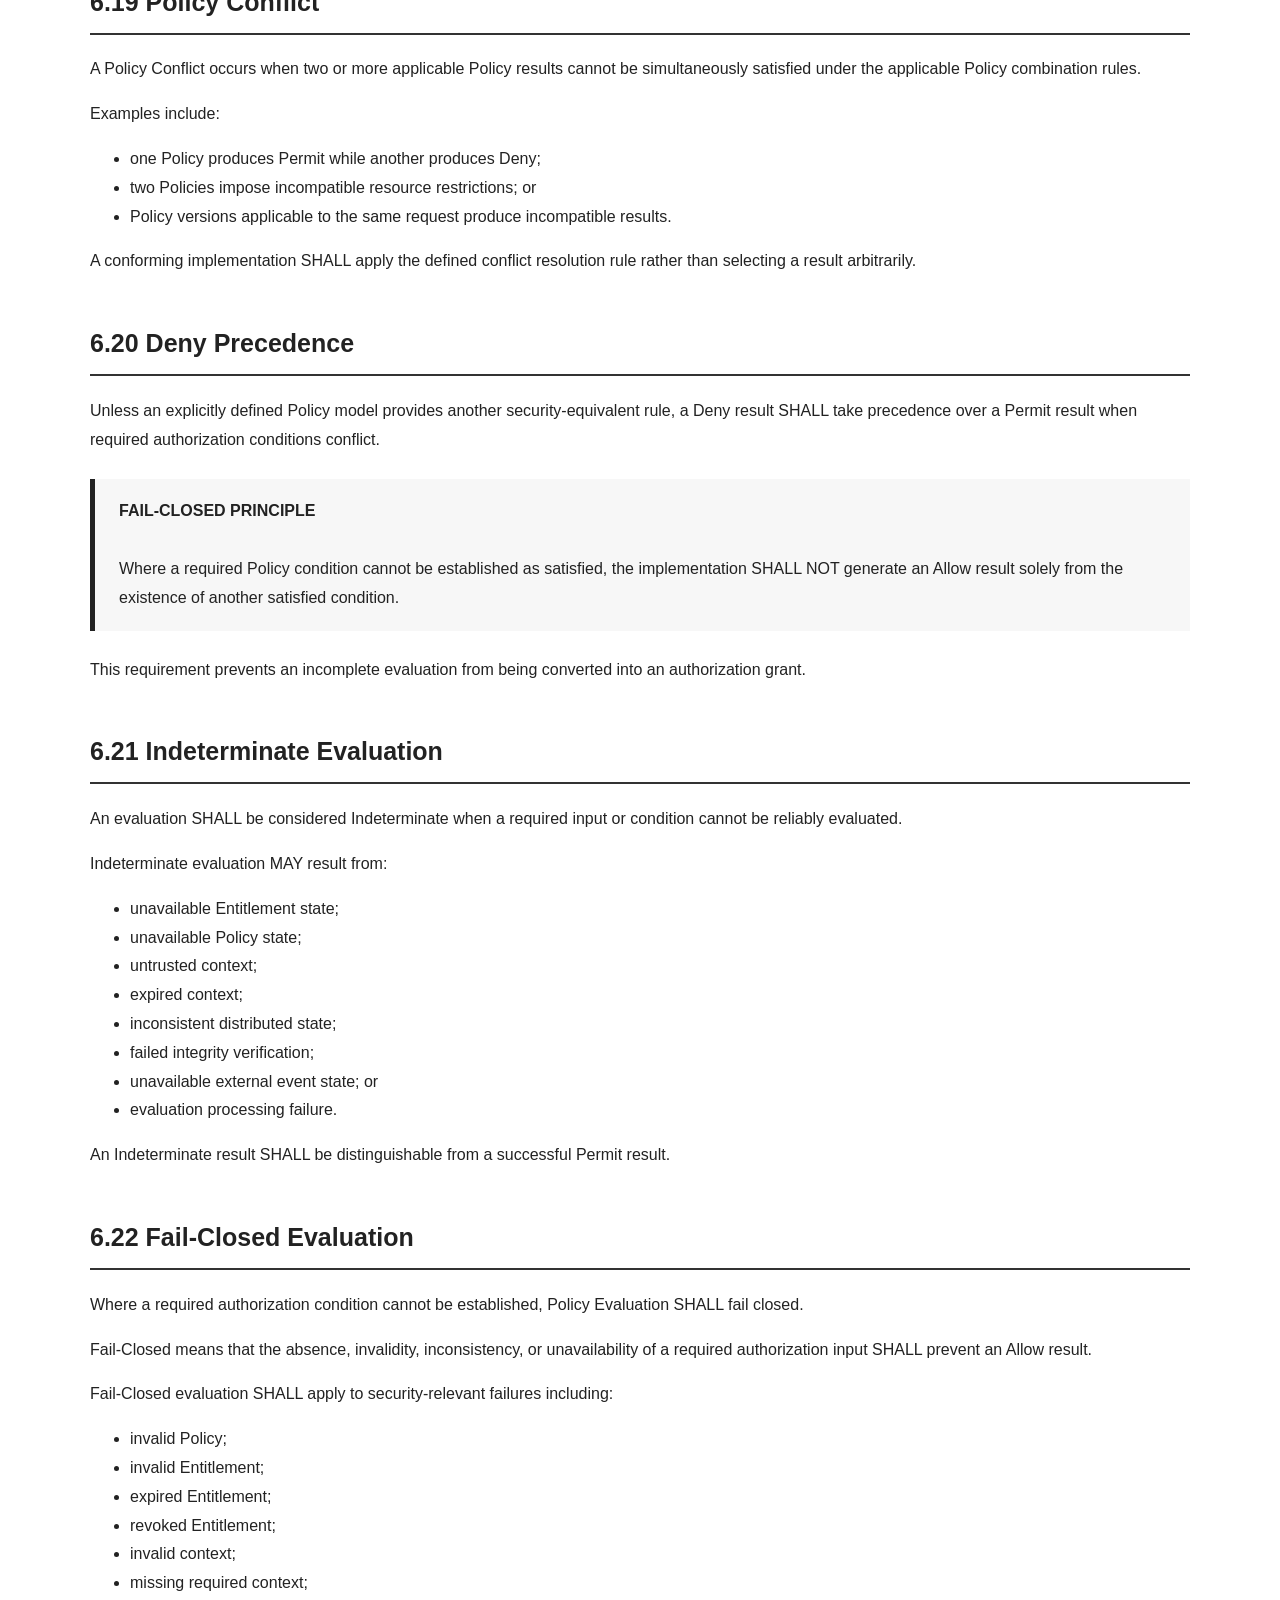
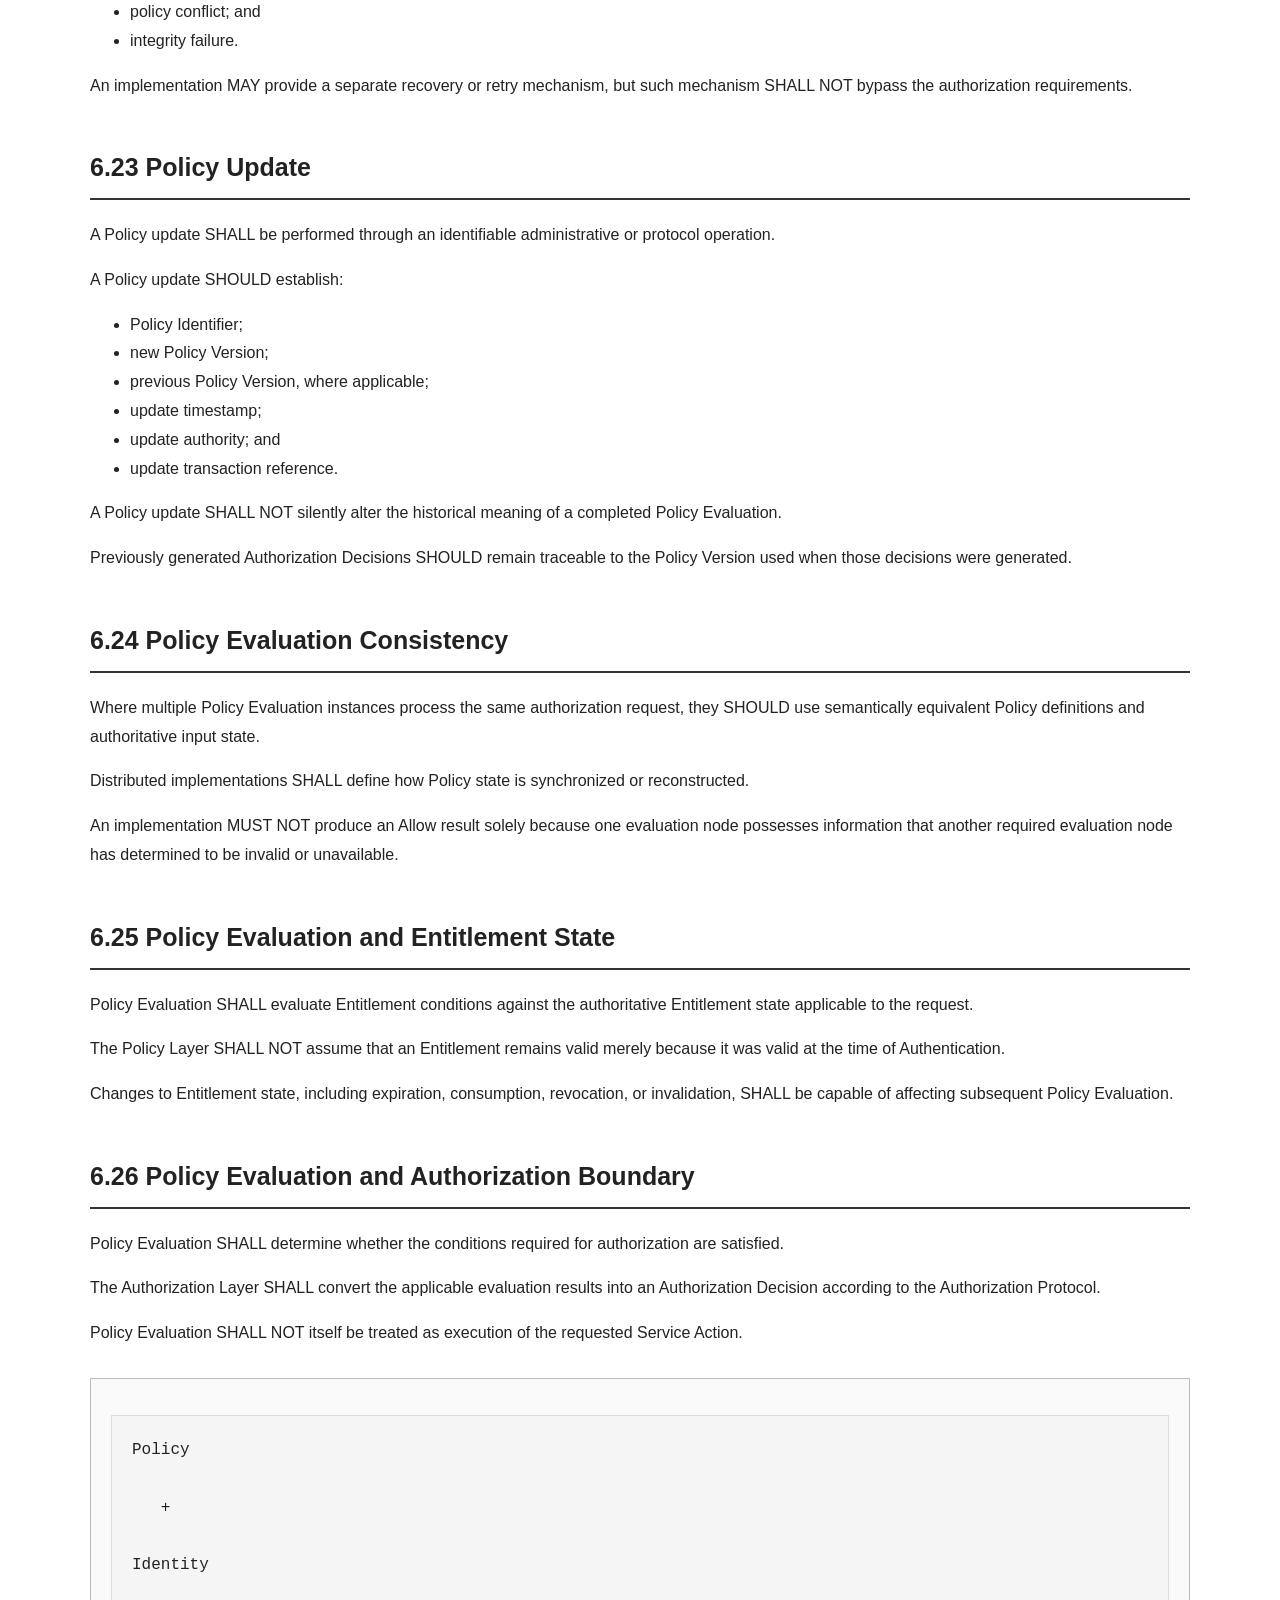
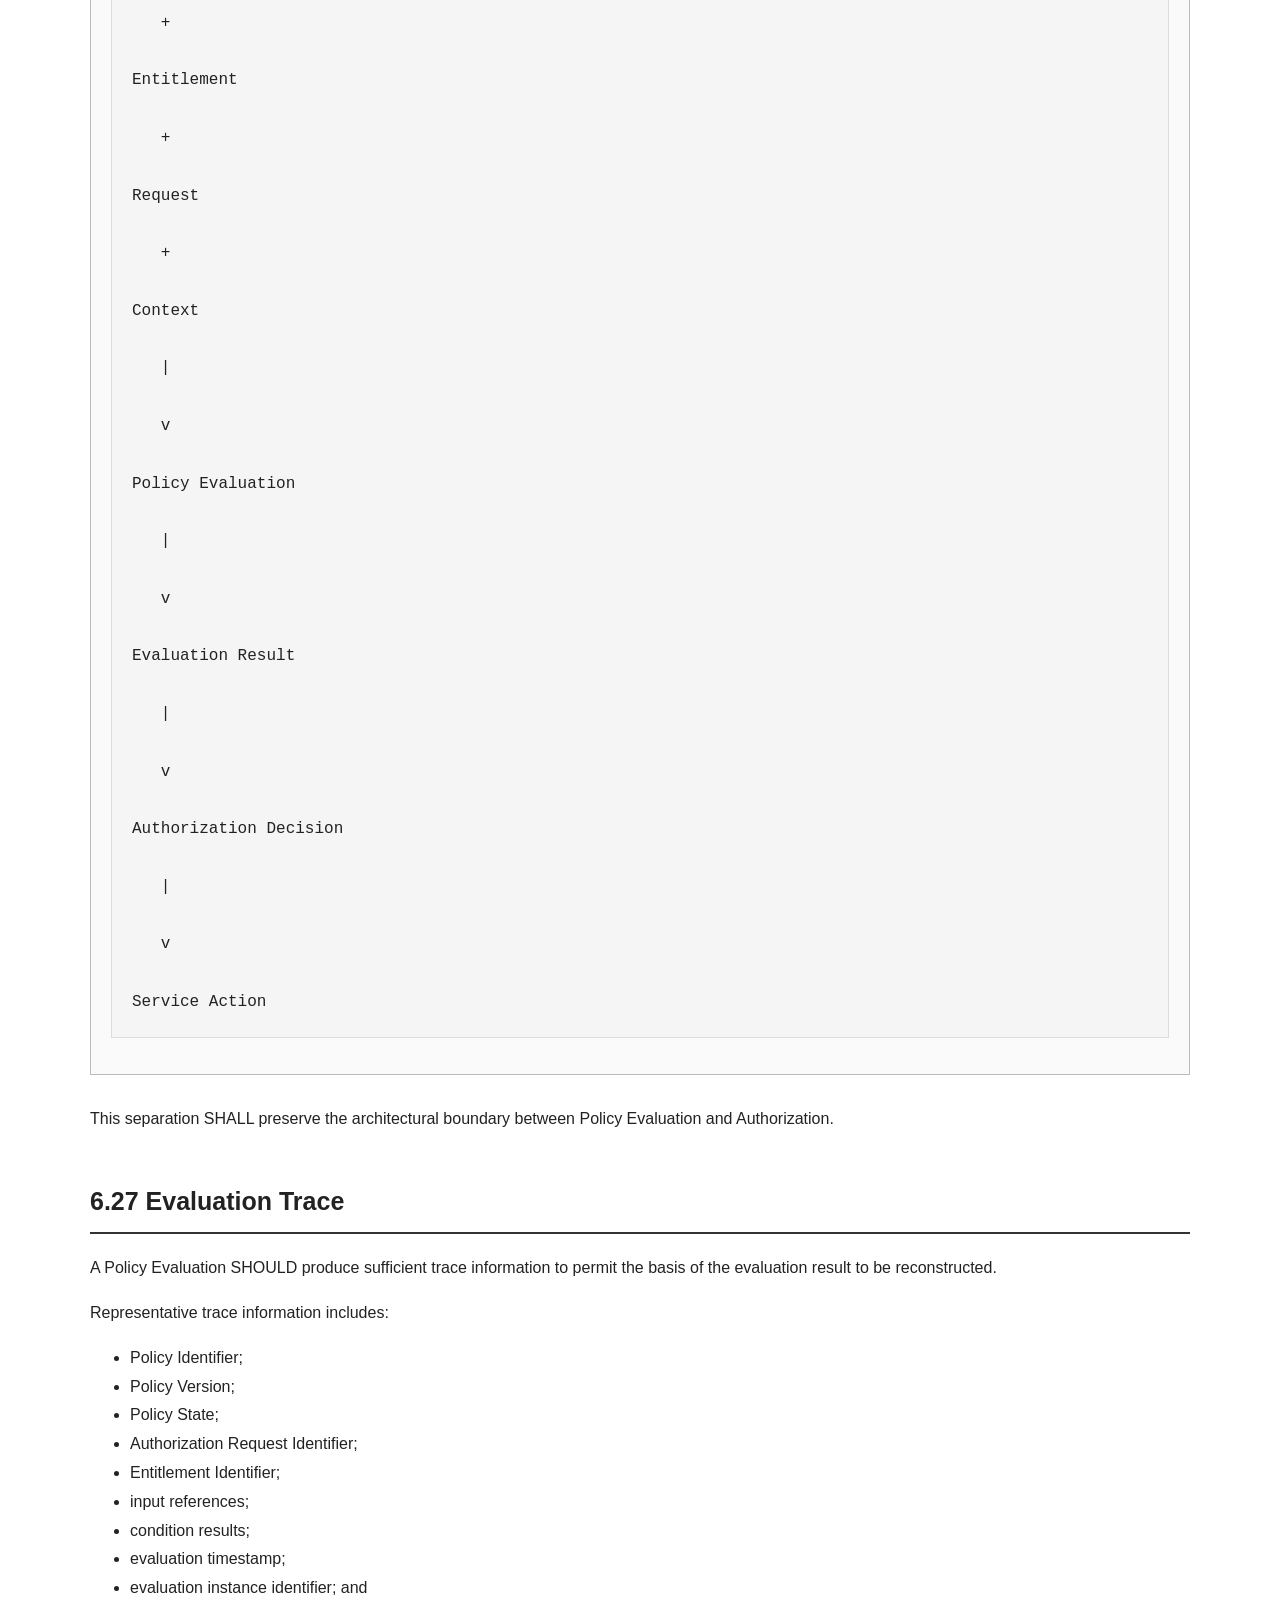
<file: docs/chapter06_policy_evaluation.html>
<!DOCTYPE html>
<html lang="en">

<head>

<meta charset="UTF-8">

<meta name="viewport" content="width=device-width, initial-scale=1.0">

<title>
Chapter 06 — Policy Evaluation | NEW-shot2play Protocol Suite Version 2.0
</title>

<link rel="stylesheet" href="../css/patent.css">

</head>


<body>


<div class="container">


<header class="spec-header">

<div class="spec-title">
NEW-shot2play Protocol Suite Version 2.0
</div>

<div class="spec-version">
Technical Specification<br>
Design Freeze Version 2.0 Revision 1.1<br>
Normative Specification
</div>

</header>


<main>


<section>

<h1>
Chapter 06 — Policy Evaluation
</h1>

<p>
This chapter defines the Policy Evaluation Layer of the
NEW-shot2play Protocol Suite Version 2.0.
</p>

<p>
The Policy Evaluation Layer determines whether the conditions
applicable to an authorization request are satisfied by evaluating
the authenticated identity, applicable Entitlement state,
authorization request, and authorization context against the
applicable Policy.
</p>

<div class="normative must">

<strong>NORMATIVE PRINCIPLE</strong><br><br>

Policy Evaluation SHALL determine whether the conditions governing
an authorization request are satisfied. Policy Evaluation SHALL NOT
be treated as equivalent to Authentication.

</div>

</section>


<section>

<h2>
6.1 Purpose and Scope
</h2>

<p>
The purpose of the Policy Evaluation Layer is to provide a
deterministic and auditable mechanism for evaluating authorization
conditions before an Authorization Decision is generated.
</p>

<p>
This chapter defines:
</p>

<ul>

<li>
Policy Object;
</li>

<li>
Policy Identifier;
</li>

<li>
Policy conditions;
</li>

<li>
Policy inputs;
</li>

<li>
Authorization Context;
</li>

<li>
condition evaluation;
</li>

<li>
multiple-condition evaluation;
</li>

<li>
policy precedence;
</li>

<li>
policy conflict handling;
</li>

<li>
evaluation failure handling;
</li>

<li>
policy versioning;
</li>

<li>
policy state;
</li>

<li>
evaluation traceability; and
</li>

<li>
interaction with Authorization.
</li>

</ul>

<p>
The Policy Layer SHALL operate between the Entitlement Layer and
the Authorization Layer in accordance with the Version2.0
architecture.
</p>

</section>


<section>

<h2>
6.2 Policy as a Protocol Object
</h2>

<p>
A Policy SHALL be represented as an identifiable logical object.
</p>

<p>
A Policy defines one or more conditions governing whether a
specified action is permitted for a specified subject, entitlement,
resource, service, or context.
</p>

<p>
The Policy Object SHALL be logically distinguishable from:
</p>

<ul>

<li>
Identity Object;
</li>

<li>
Credential Object;
</li>

<li>
Authentication Object;
</li>

<li>
Entitlement Object;
</li>

<li>
Authorization Object; and
</li>

<li>
Service Object.
</li>

</ul>

<p>
A Policy MAY reference other protocol objects as evaluation inputs
without becoming identical to those objects.
</p>

</section>


<section>

<h2>
6.3 Policy Identifier
</h2>

<p>
Each Policy Object SHALL have a Policy Identifier that uniquely
identifies the Policy within the applicable protocol scope.
</p>

<p>
The Policy Identifier MAY be referenced by:
</p>

<ul>

<li>
Authorization Requests;
</li>

<li>
Policy Evaluation;
</li>

<li>
Authorization Decisions;
</li>

<li>
audit records; and
</li>

<li>
Policy administration operations.
</li>

</ul>

<p>
A Policy Identifier SHALL NOT by itself indicate that the Policy is
currently active.
</p>

<p>
The authoritative Policy state and applicable Policy version SHALL
be evaluated before the Policy is used for an Authorization
Decision.
</p>

</section>


<section>

<h2>
6.4 Policy Object Attributes
</h2>

<p>
A Policy Object SHOULD contain sufficient information to permit its
authoritative evaluation.
</p>

<p>
Representative attributes include:
</p>

<ul>

<li>
Policy Identifier;
</li>

<li>
Policy Version;
</li>

<li>
Policy State;
</li>

<li>
Subject Conditions;
</li>

<li>
Entitlement Conditions;
</li>

<li>
Resource Conditions;
</li>

<li>
Action Conditions;
</li>

<li>
Service Conditions;
</li>

<li>
Time Conditions;
</li>

<li>
Location Conditions;
</li>

<li>
Device Conditions;
</li>

<li>
Risk Conditions; and
</li>

<li>
Evaluation Rules.
</li>

</ul>

<p>
A Service Profile MAY define additional attributes provided that
their semantics remain compatible with the normative evaluation
model defined in this specification.
</p>

</section>


<section>

<h2>
6.5 Policy Conditions
</h2>

<p>
A Policy SHALL define one or more conditions applicable to the
authorization operation.
</p>

<p>
Representative conditions include:
</p>

<ul>

<li>
Subject condition;
</li>

<li>
Entitlement condition;
</li>

<li>
Resource condition;
</li>

<li>
Action condition;
</li>

<li>
Service condition;
</li>

<li>
time condition;
</li>

<li>
location condition;
</li>

<li>
device condition;
</li>

<li>
risk condition; and
</li>

<li>
transaction condition.
</li>

</ul>

<p>
A condition SHALL have an unambiguous evaluation result.
</p>

<p>
A condition MAY evaluate to:
</p>

<ul>

<li>
True;
</li>

<li>
False; or
</li>

<li>
Indeterminate.
</li>

</ul>

<p>
Unless an applicable Policy explicitly defines another behavior,
an Indeterminate condition SHALL NOT be treated as True.
</p>

</section>


<section>

<h2>
6.6 Policy Evaluation Inputs
</h2>

<p>
Policy Evaluation SHALL operate on the applicable inputs for the
current authorization request.
</p>

<p>
Representative inputs include:
</p>

<ul>

<li>
Authenticated Identity;
</li>

<li>
Authorization Request;
</li>

<li>
Entitlement State;
</li>

<li>
Policy Object;
</li>

<li>
Authorization Context;
</li>

<li>
Transaction State; and
</li>

<li>
applicable external event state.
</li>

</ul>

<p>
The set of required inputs SHALL be determined by the applicable
Policy.
</p>

<p>
An implementation MUST NOT assume that all Policies require the
same set of inputs.
</p>

</section>


<section>

<h2>
6.7 Authorization Context
</h2>

<p>
Authorization Context contains contextual information required by
the applicable Policy for evaluating an authorization request.
</p>

<p>
Representative context includes:
</p>

<ul>

<li>
Current Time;
</li>

<li>
Service Context;
</li>

<li>
Device Context;
</li>

<li>
Session Context;
</li>

<li>
Transaction Context;
</li>

<li>
Risk Context; and</li>

<li>
External Event Context.
</li>

</ul>

<p>
Context information SHALL be evaluated according to the applicable
Policy.
</p>

<p>
Context information SHALL NOT be treated as universally trusted
merely because it was supplied by the requesting party.
</p>

</section>


<section>

<h2>
6.8 Context Assembly
</h2>

<p>
Before Policy Evaluation, the implementation SHOULD assemble the
context required by the applicable Policy.
</p>

<figure class="figure-container">

<img
src="../figures/figure24_context_assembly_policy_decision.svg"
alt="Context Assembly Policy Decision"
>

<div class="figure-caption">
Figure 24 — Context Assembly and Policy Decision
</div>

</figure>

<p>
Context Assembly MAY combine information obtained from:
</p>

<ul>

<li>
the authenticated session;
</li>

<li>
the Authorization Request;
</li>

<li>
the Entitlement Object;
</li>

<li>
the Service Object;
</li>

<li>
the transaction state;
</li>

<li>
trusted infrastructure; and</li>

<li>
other authoritative event sources.
</li>

</ul>

<p>
Each context element SHOULD retain sufficient provenance to permit
its authority and freshness to be evaluated.
</p>

</section>


<section>

<h2>
6.9 Input Authority and Provenance
</h2>

<p>
Policy Evaluation SHALL distinguish between authoritative and
non-authoritative input.
</p>

<p>
An implementation SHOULD maintain provenance information for
security-relevant inputs.
</p>

<p>
Representative provenance information includes:
</p>

<ul>

<li>
source identifier;
</li>

<li>
source type;
</li>

<li>
creation time;
</li>

<li>
observation time;
</li>

<li>
transaction reference;
</li>

<li>
integrity status; and
</li>

<li>
trust status.
</li>

</ul>

<p>
Where an applicable Policy requires an authoritative input, an
unverified or unauthenticated input SHALL NOT satisfy that
condition.
</p>

</section>


<section>

<h2>
6.10 Condition Evaluation
</h2>

<p>
Each Policy condition SHALL be evaluated against the applicable
current inputs.
</p>

<p>
The evaluation process SHALL determine whether the condition is
satisfied for the current authorization request.
</p>

<p>
An implementation SHALL NOT substitute a historical condition result
for a current result where the applicable input may have changed.
</p>

<p>
For example, an Entitlement condition SHALL be evaluated against the
authoritative current Entitlement state rather than solely against
the state observed when the Entitlement was originally acquired.
</p>

</section>


<section>

<h2>
6.11 Multiple Condition Evaluation
</h2>

<p>
A Policy MAY require multiple conditions to be satisfied.
</p>

<p>
A multiple-condition Policy MAY be represented as:
</p>

<div class="object-definition">

<pre>
Condition A
     +
Condition B
     +
Condition C
     +
Condition D
     |
     v
Policy Evaluation
     |
     v
Evaluation Result
</pre>

</div>

<p>
Where a Policy requires all conditions to be satisfied, every
required condition SHALL evaluate to True before the Policy can
produce a successful evaluation result.
</p>

<p>
Where a Policy explicitly defines an alternative logical
relationship, that relationship SHALL be evaluated according to the
Policy definition.
</p>

<p>
An implementation MUST NOT silently change the logical relationship
between Policy conditions.
</p>

</section>


<section>

<h2>
6.12 Evaluation Result
</h2>

<p>
Policy Evaluation SHALL produce an explicit evaluation result.
</p>

<p>
Representative results include:
</p>

<ul>

<li>
Permit;
</li>

<li>
Deny; and
</li>

<li>
Indeterminate.
</li>

</ul>

<p>
The evaluation result SHALL be associated with the Policy Object,
Policy Version, Authorization Request, and applicable evaluation
context where such association is required for traceability.
</p>

<p>
An Indeterminate result SHALL NOT be interpreted as Permit unless
the applicable Policy explicitly defines such behavior and the
result remains consistent with the security requirements of this
specification.
</p>

</section>



<section>

<h2>
6.13 Policy Version
</h2>

<p>
Each Policy SHALL have a Policy Version or an equivalent mechanism
that permits the exact Policy definition used for an evaluation to
be identified.
</p>

<p>
A Policy Version SHOULD be immutable after activation.
</p>

<p>
When a Policy definition is changed, the implementation SHOULD
create a new Policy Version rather than silently modifying the
semantics of an already evaluated Policy Version.
</p>

<p>
An Authorization Decision SHOULD retain a reference to the Policy
Version used to generate the decision.
</p>

</section>


<section>

<h2>
6.14 Policy State
</h2>

<p>
A Policy SHALL have an authoritative state indicating whether the
Policy is available for evaluation.
</p>

<p>
Representative Policy states include:
</p>

<ul>

<li>
Draft;
</li>

<li>
Active;
</li>

<li>
Suspended;
</li>

<li>
Retired; and
</li>

<li>
Revoked.
</li>

</ul>

<p>
Only a Policy that is valid for the current evaluation SHALL be used
to generate an authorization result.
</p>

<p>
A Draft, Suspended, Retired, or Revoked Policy SHALL NOT be treated
as an Active Policy unless the applicable Service Profile explicitly
defines such behavior.
</p>

</section>


<section>

<h2>
6.15 Policy Activation
</h2>

<p>
A Policy SHALL NOT become authoritative merely because a Policy
Object has been created.
</p>

<p>
Policy activation SHALL establish the state under which the Policy
may be used for evaluation.
</p>

<p>
An implementation SHOULD maintain:
</p>

<ul>

<li>
activation time;
</li>

<li>
Policy Version;
</li>

<li>
activation authority; and
</li>

<li>
activation transaction reference.
</li>

</ul>

<p>
A Policy evaluation performed before the effective activation time
SHALL NOT use that Policy as an active authorization condition.
</p>

</section>


<section>

<h2>
6.16 Policy Effective Time
</h2>

<p>
A Policy MAY define an Effective Time and an Expiration Time.
</p>

<p>
Where such times are defined, the Policy SHALL be considered
applicable only within the specified validity interval.
</p>

<p>
The implementation SHALL use an authoritative time source or a
trusted time representation when time validity is security
significant.
</p>

<p>
Clock uncertainty SHALL NOT be silently interpreted as proof that a
time condition is satisfied.
</p>

</section>


<section>

<h2>
6.17 Policy Precedence
</h2>

<p>
Multiple Policies MAY apply to the same Authorization Request.
</p>

<p>
Where multiple applicable Policies exist, the implementation SHALL
determine which Policy result has precedence according to an
explicitly defined precedence model.
</p>

<p>
Precedence MAY be established by:
</p>

<ul>

<li>
Policy priority;
</li>

<li>
Policy scope;
</li>

<li>
Policy specificity;
</li>

<li>
Policy version;
</li>

<li>
administrative authority; or</li>

<li>
an explicitly defined Policy combination rule.
</li>

</ul>

<p>
Precedence SHALL NOT be determined by an implementation-specific
ordering that is unknown to the Policy definition.
</p>

</section>


<section>

<h2>
6.18 Specificity and Generality
</h2>

<p>
A Policy MAY be more specific than another Policy.
</p>

<p>
For example, a Policy applying to a specific Service and Resource
may be more specific than a Policy applying to all Services of the
same class.
</p>

<p>
Where specificity is used to establish precedence, the definition
of specificity SHALL be deterministic and SHALL be applied
consistently by all conforming implementations.
</p>

<p>
A more specific Policy SHALL NOT automatically override a higher
authority Policy unless the applicable precedence rules explicitly
permit such an override.
</p>

</section>


<section>

<h2>
6.19 Policy Conflict
</h2>

<p>
A Policy Conflict occurs when two or more applicable Policy results
cannot be simultaneously satisfied under the applicable Policy
combination rules.
</p>

<p>
Examples include:
</p>

<ul>

<li>
one Policy produces Permit while another produces Deny;
</li>

<li>
two Policies impose incompatible resource restrictions; or
</li>

<li>
Policy versions applicable to the same request produce
incompatible results.
</li>

</ul>

<p>
A conforming implementation SHALL apply the defined conflict
resolution rule rather than selecting a result arbitrarily.
</p>

</section>


<section>

<h2>
6.20 Deny Precedence
</h2>

<p>
Unless an explicitly defined Policy model provides another
security-equivalent rule, a Deny result SHALL take precedence over a
Permit result when required authorization conditions conflict.
</p>

<div class="normative must">

<strong>FAIL-CLOSED PRINCIPLE</strong><br><br>

Where a required Policy condition cannot be established as
satisfied, the implementation SHALL NOT generate an Allow result
solely from the existence of another satisfied condition.

</div>

<p>
This requirement prevents an incomplete evaluation from being
converted into an authorization grant.
</p>

</section>


<section>

<h2>
6.21 Indeterminate Evaluation
</h2>

<p>
An evaluation SHALL be considered Indeterminate when a required
input or condition cannot be reliably evaluated.
</p>

<p>
Indeterminate evaluation MAY result from:
</p>

<ul>

<li>
unavailable Entitlement state;
</li>

<li>
unavailable Policy state;
</li>

<li>
untrusted context;
</li>

<li>
expired context;
</li>

<li>
inconsistent distributed state;
</li>

<li>
failed integrity verification;
</li>

<li>
unavailable external event state; or</li>

<li>
evaluation processing failure.
</li>

</ul>

<p>
An Indeterminate result SHALL be distinguishable from a successful
Permit result.
</p>

</section>


<section>

<h2>
6.22 Fail-Closed Evaluation
</h2>

<p>
Where a required authorization condition cannot be established,
Policy Evaluation SHALL fail closed.
</p>

<p>
Fail-Closed means that the absence, invalidity, inconsistency, or
unavailability of a required authorization input SHALL prevent an
Allow result.
</p>

<p>
Fail-Closed evaluation SHALL apply to security-relevant failures
including:
</p>

<ul>

<li>
invalid Policy;
</li>

<li>
invalid Entitlement;
</li>

<li>
expired Entitlement;
</li>

<li>
revoked Entitlement;
</li>

<li>
invalid context;
</li>

<li>
missing required context;
</li>

<li>
policy conflict; and</li>

<li>
integrity failure.
</li>

</ul>

<p>
An implementation MAY provide a separate recovery or retry
mechanism, but such mechanism SHALL NOT bypass the authorization
requirements.
</p>

</section>


<section>

<h2>
6.23 Policy Update
</h2>

<p>
A Policy update SHALL be performed through an identifiable
administrative or protocol operation.
</p>

<p>
A Policy update SHOULD establish:
</p>

<ul>

<li>
Policy Identifier;
</li>

<li>
new Policy Version;
</li>

<li>
previous Policy Version, where applicable;
</li>

<li>
update timestamp;
</li>

<li>
update authority; and</li>

<li>
update transaction reference.
</li>

</ul>

<p>
A Policy update SHALL NOT silently alter the historical meaning of a
completed Policy Evaluation.
</p>

<p>
Previously generated Authorization Decisions SHOULD remain
traceable to the Policy Version used when those decisions were
generated.
</p>

</section>


<section>

<h2>
6.24 Policy Evaluation Consistency
</h2>

<p>
Where multiple Policy Evaluation instances process the same
authorization request, they SHOULD use semantically equivalent
Policy definitions and authoritative input state.
</p>

<p>
Distributed implementations SHALL define how Policy state is
synchronized or reconstructed.
</p>

<p>
An implementation MUST NOT produce an Allow result solely because
one evaluation node possesses information that another required
evaluation node has determined to be invalid or unavailable.
</p>

</section>


<section>

<h2>
6.25 Policy Evaluation and Entitlement State
</h2>

<p>
Policy Evaluation SHALL evaluate Entitlement conditions against the
authoritative Entitlement state applicable to the request.
</p>

<p>
The Policy Layer SHALL NOT assume that an Entitlement remains valid
merely because it was valid at the time of Authentication.
</p>

<p>
Changes to Entitlement state, including expiration, consumption,
revocation, or invalidation, SHALL be capable of affecting
subsequent Policy Evaluation.
</p>

</section>


<section>

<h2>
6.26 Policy Evaluation and Authorization Boundary
</h2>

<p>
Policy Evaluation SHALL determine whether the conditions required
for authorization are satisfied.
</p>

<p>
The Authorization Layer SHALL convert the applicable evaluation
results into an Authorization Decision according to the
Authorization Protocol.
</p>

<p>
Policy Evaluation SHALL NOT itself be treated as execution of the
requested Service Action.
</p>

<div class="object-definition">

<pre>
Policy

   +

Identity

   +

Entitlement

   +

Request

   +

Context

   |

   v

Policy Evaluation

   |

   v

Evaluation Result

   |

   v

Authorization Decision

   |

   v

Service Action
</pre>

</div>

<p>
This separation SHALL preserve the architectural boundary between
Policy Evaluation and Authorization.
</p>

</section>


<section>

<h2>
6.27 Evaluation Trace
</h2>

<p>
A Policy Evaluation SHOULD produce sufficient trace information to
permit the basis of the evaluation result to be reconstructed.
</p>

<p>
Representative trace information includes:
</p>

<ul>

<li>
Policy Identifier;
</li>

<li>
Policy Version;
</li>

<li>
Policy State;
</li>

<li>
Authorization Request Identifier;
</li>

<li>
Entitlement Identifier;
</li>

<li>
input references;
</li>

<li>
condition results;
</li>

<li>
evaluation timestamp;
</li>

<li>
evaluation instance identifier; and</li>

<li>
evaluation result.
</li>

</ul>

<p>
Security-sensitive trace information SHALL be protected against
unauthorized modification.
</p>

</section>



<section>

<h2>
6.28 Policy Evaluation Security Requirements
</h2>

<p>
A conforming implementation SHALL protect Policy Evaluation against
unauthorized modification, substitution, replay, and bypass.
</p>

<p>
The implementation SHALL ensure that:
</p>

<ul>

<li>
the Policy used for evaluation is identifiable;
</li>

<li>
the Policy Version used for evaluation is identifiable;
</li>

<li>
required Entitlement state is authoritative;
</li>

<li>
security-relevant context is integrity protected;
</li>

<li>
expired or revoked inputs are not treated as valid;
</li>

<li>
evaluation failures cannot silently produce Allow;
</li>

<li>
Policy conflicts are resolved according to deterministic rules; and
</li>

<li>
the Authorization Layer receives an evaluation result that is
traceable to its evaluation inputs.
</li>

</ul>

</section>


<section>

<h2>
6.29 Policy Substitution Protection
</h2>

<p>
An implementation SHALL prevent an unauthorized Policy from being
substituted for the Policy identified by the applicable
Authorization Request or Service configuration.
</p>

<p>
Where Policy integrity is cryptographically protected, the
implementation SHALL verify the applicable integrity information
before evaluation.
</p>

<p>
A failed Policy integrity verification SHALL cause the evaluation
to fail closed.
</p>

</section>


<section>

<h2>
6.30 Policy Replay Protection
</h2>

<p>
A Policy Evaluation SHALL consider Policy freshness where Policy
state may change during the lifetime of an authorization operation.
</p>

<p>
An implementation SHOULD use Policy Version, effective time,
expiration time, state version, or an equivalent mechanism to detect
stale Policy information.
</p>

<p>
A stale Policy SHALL NOT be used to produce an Allow result where
the applicable authorization requirements require current Policy
state.
</p>

</section>


<section>

<h2>
6.31 Evaluation Context Integrity
</h2>

<p>
Security-relevant context SHALL be protected against unauthorized
modification between context acquisition and Policy Evaluation.
</p>

<p>
Where context is obtained from another protocol component or
service, the receiving implementation SHOULD verify the source and
integrity of that context.
</p>

<p>
Context that fails the required integrity or trust verification
SHALL NOT satisfy a Policy condition requiring trusted context.
</p>

</section>


<section>

<h2>
6.32 Policy Evaluation Atomicity
</h2>

<p>
Where multiple required inputs must represent a consistent state,
the implementation SHOULD evaluate those inputs against a coherent
authorization context.
</p>

<p>
An implementation SHALL define behavior for inconsistent state.
</p>

<p>
Where inconsistency affects a security-relevant condition and the
condition cannot be reliably established, the evaluation SHALL fail
closed.
</p>

</section>


<section>

<h2>
6.33 Policy Evaluation and Conditional Authorization
</h2>

<p>
Policy Evaluation provides the logical basis for Conditional
Authorization.
</p>

<p>
Conditional Authorization SHALL depend on the satisfaction of the
conditions specified by the applicable Policy.
</p>

<p>
A condition MAY reference:
</p>

<ul>

<li>
identity;
</li>

<li>
Entitlement;
</li>

<li>
service;
</li>

<li>
resource;
</li>

<li>
transaction;
</li>

<li>
time;
</li>

<li>
location;
</li>

<li>
device;
</li>

<li>
risk; or</li>

<li>
an external event.
</li>

</ul>

<p>
The ability to express such conditions permits authorization to be
based on state established outside the immediate Authentication
transaction.
</p>

</section>


<section>

<h2>
6.34 Cross-Service Policy Evaluation
</h2>

<p>
A Policy MAY reference an Entitlement or other authoritative state
originating from a different Service.
</p>

<p>
Where Cross-Service Entitlement Reuse is permitted, the receiving
Service SHALL evaluate:
</p>

<ul>

<li>
the identity binding;
</li>

<li>
Entitlement validity;
</li>

<li>
Entitlement scope;
</li>

<li>
Entitlement issuer or authority;
</li>

<li>
Policy applicability; and</li>

<li>
current contextual conditions.
</li>

</ul>

<p>
The receiving Service SHALL NOT assume that an Entitlement issued
by another Service is automatically sufficient for authorization.
</p>

</section>


<section>

<h2>
6.35 Policy Evaluation Independence from Authentication
</h2>

<p>
Policy Evaluation SHALL be logically independent from the
Authentication operation that established the authenticated
identity.
</p>

<p>
Authentication establishes an identity assertion or authenticated
session state.
</p>

<p>
Policy Evaluation determines whether the conditions applicable to
the requested operation are satisfied.
</p>

<p>
Accordingly, successful Authentication SHALL NOT by itself imply
successful Policy Evaluation.
</p>

<div class="normative must">

<strong>SEPARATION REQUIREMENT</strong><br><br>

A conforming implementation MUST NOT treat successful Authentication
as equivalent to Permit.

</div>

</section>


<section>

<h2>
6.36 Policy Evaluation and Authorization Decision
</h2>

<p>
The Authorization Layer SHALL consume the applicable Policy
Evaluation result together with the other required authorization
inputs.
</p>

<p>
The Authorization Decision SHALL remain bound to the Policy
evaluation that supports the decision.
</p>

<p>
If a required Policy Evaluation result becomes invalid before the
Authorization Decision is enforced, the implementation SHALL
prevent enforcement of the invalid result.
</p>

<p>
This requirement establishes a security boundary between Policy
Evaluation and Service execution.
</p>

</section>


<section>

<h2>
6.37 Policy Evaluation Failure Handling
</h2>

<p>
A Policy Evaluation failure SHALL be distinguishable from a
successful Permit result.
</p>

<p>
Failure handling MAY include:
</p>

<ul>

<li>
retry;
</li>

<li>
reconstruction of missing context;
</li>

<li>
retrieval of authoritative Policy state;
</li>

<li>
retrieval of current Entitlement state; or</li>

<li>
generation of a Deny or Fail-Closed result.
</li>

</ul>

<p>
Recovery processing SHALL NOT bypass required Policy conditions.
</p>

<p>
If recovery does not establish the required conditions, the
evaluation SHALL remain unsuccessful.
</p>

</section>


<section>

<h2>
6.38 Policy Evaluation Conformance Requirements
</h2>

<p>
An implementation conforms to the Policy Evaluation requirements of
this chapter only if it:
</p>

<ul>

<li>
represents applicable Policies as identifiable logical objects;
</li>

<li>
evaluates required Policy conditions;
</li>

<li>
uses authoritative inputs for security-relevant conditions;
</li>

<li>
distinguishes True, False, and Indeterminate evaluation states;
</li>

<li>
applies deterministic Policy precedence;
</li>

<li>
handles Policy conflicts explicitly;
</li>

<li>
fails closed when required authorization conditions cannot be
established;
</li>

<li>
protects Policy and evaluation context integrity;
</li>

<li>
maintains Policy Version traceability; and</li>

<li>
preserves the separation between Policy Evaluation and
Authorization.
</li>

</ul>

</section>


<section>

<h2>
6.39 Design Invariants
</h2>

<p>
The following invariants SHALL apply to the Policy Evaluation Layer.
</p>

<ol>

<li>
Authentication success SHALL NOT imply Policy success.
</li>

<li>
Policy Evaluation SHALL use the Policy applicable to the current
authorization operation.
</li>

<li>
A required invalid input SHALL prevent an Allow result.
</li>

<li>
Indeterminate SHALL NOT silently become Permit.
</li>

<li>
Policy conflicts SHALL be resolved deterministically.
</li>

<li>
Expired or revoked authorization inputs SHALL NOT satisfy required
validity conditions.
</li>

<li>
Policy Evaluation SHALL remain distinguishable from Service
execution.
</li>

<li>
An Authorization Decision SHALL remain traceable to the Policy
evaluation supporting that decision.
</li>

</ol>

</section>


<section>

<h2>
6.40 Summary
</h2>

<p>
The Policy Evaluation Layer provides the rule-processing component
between Entitlement and Authorization in the NEW-shot2play Protocol
Suite Version 2.0.
</p>

<p>
The Policy Object defines the conditions under which an
authorization request may be permitted. Policy Evaluation combines
the applicable Policy with authenticated identity, Entitlement
state, Authorization Request, and required contextual information.
</p>

<p>
The model establishes that:
</p>

<ol>

<li>
Policy is a protocol-level object;
</li>

<li>
Policy conditions SHALL be explicitly evaluable;
</li>

<li>
Policy state and Policy Version SHALL be identifiable;
</li>

<li>
context SHALL be evaluated according to its authority and
provenance;
</li>

<li>
multiple applicable Policies SHALL be resolved using deterministic
precedence rules;
</li>

<li>
Policy conflicts SHALL NOT be resolved arbitrarily;
</li>

<li>
Indeterminate and evaluation failure states SHALL remain distinct
from Permit;
</li>

<li>
required authorization conditions SHALL fail closed when they
cannot be established;
</li>

<li>
Policy Evaluation SHALL remain independent from Authentication;
</li>

<li>
Policy Evaluation SHALL remain logically distinct from
Authorization; and</li>

<li>
the resulting evaluation SHALL provide a traceable basis for the
Authorization Decision.
</li>

</ol>

</section>


<section>

<h2>
6.41 Chapter Navigation
</h2>

<div class="chapter-nav">

<a href="chapter05_entitlement_protocol.html">
Previous Chapter: Chapter 05 — Entitlement Protocol
</a>

&nbsp;&nbsp;|&nbsp;&nbsp;

<a href="index.html">
Index
</a>

&nbsp;&nbsp;|&nbsp;&nbsp;

<a href="chapter07_authorization_protocol.html">
Next Chapter: Chapter 07 — Authorization Protocol
</a>

</div>

</section>


</main>


<footer class="spec-footer">

Copyright (c) Shot2Play Inc.<br>

NEW-shot2play Protocol Suite Version 2.0

</footer>


</div>


</body>

</html>
</file>
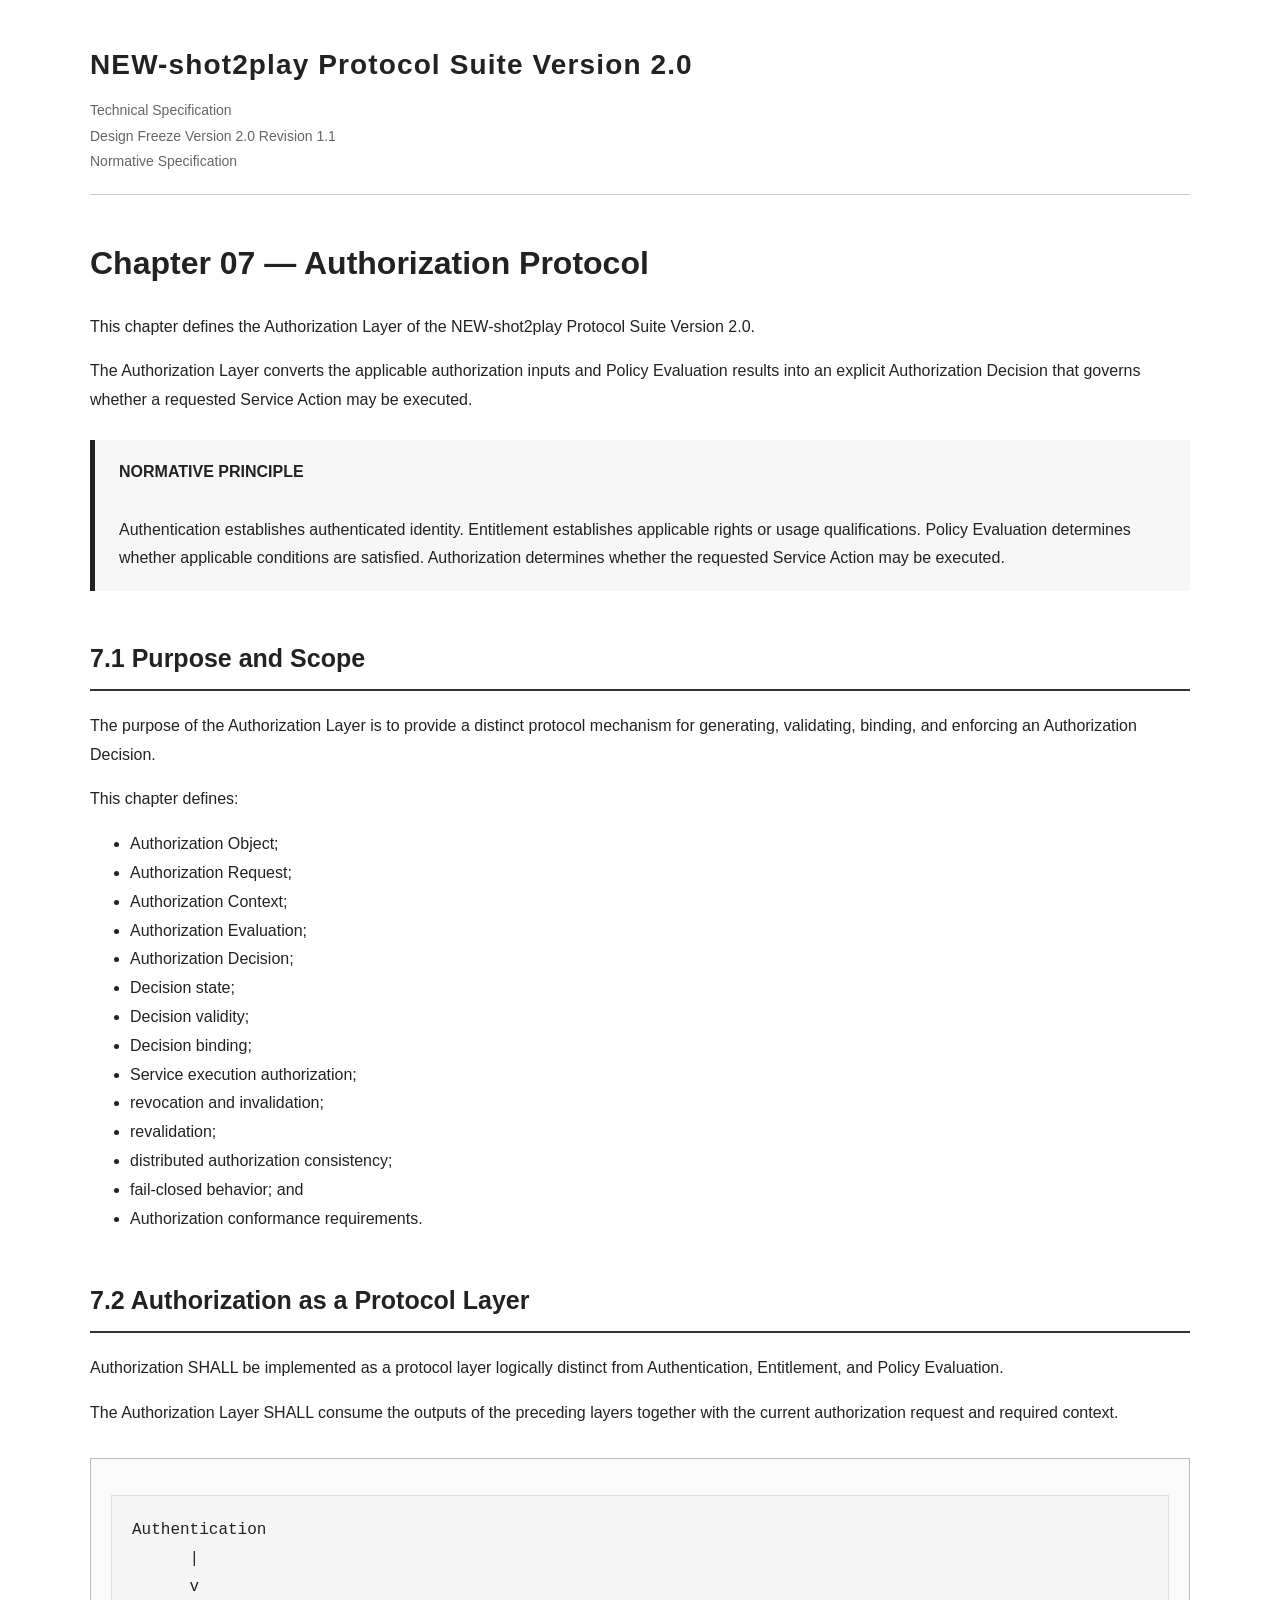
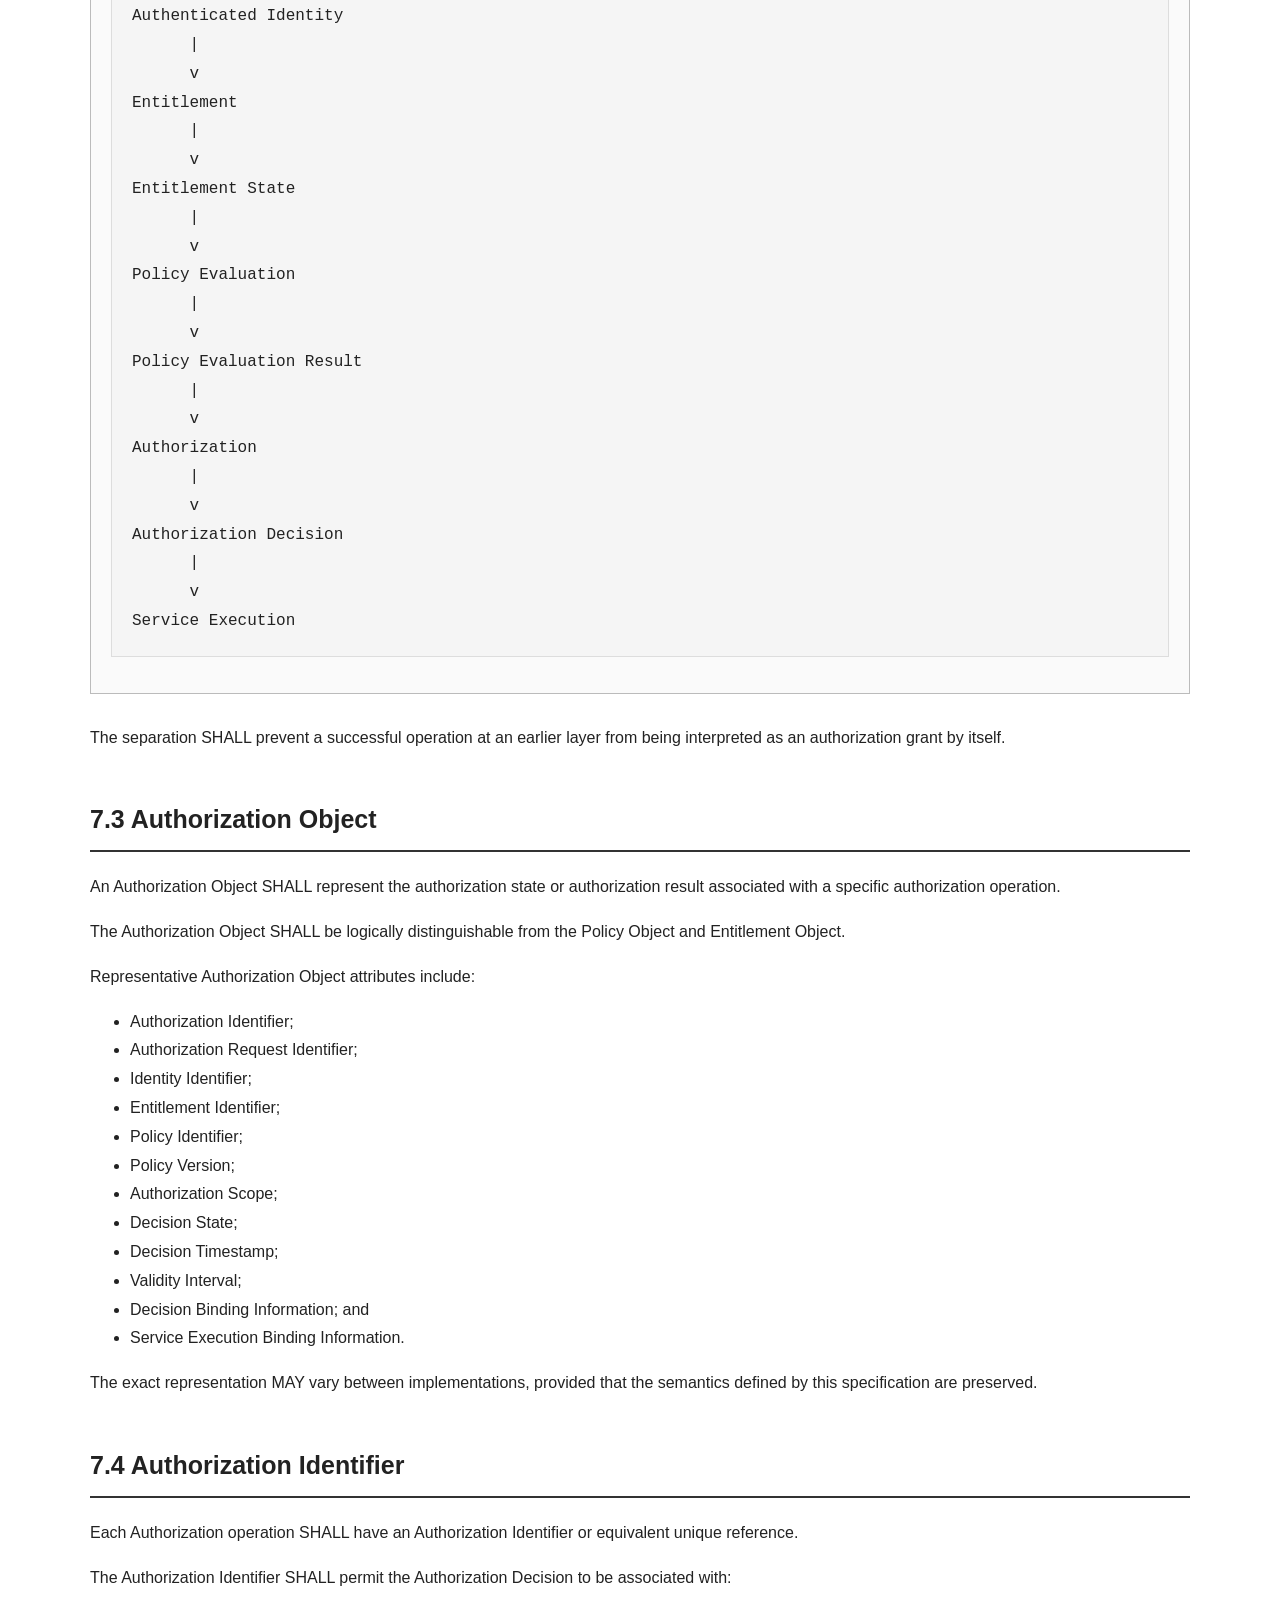
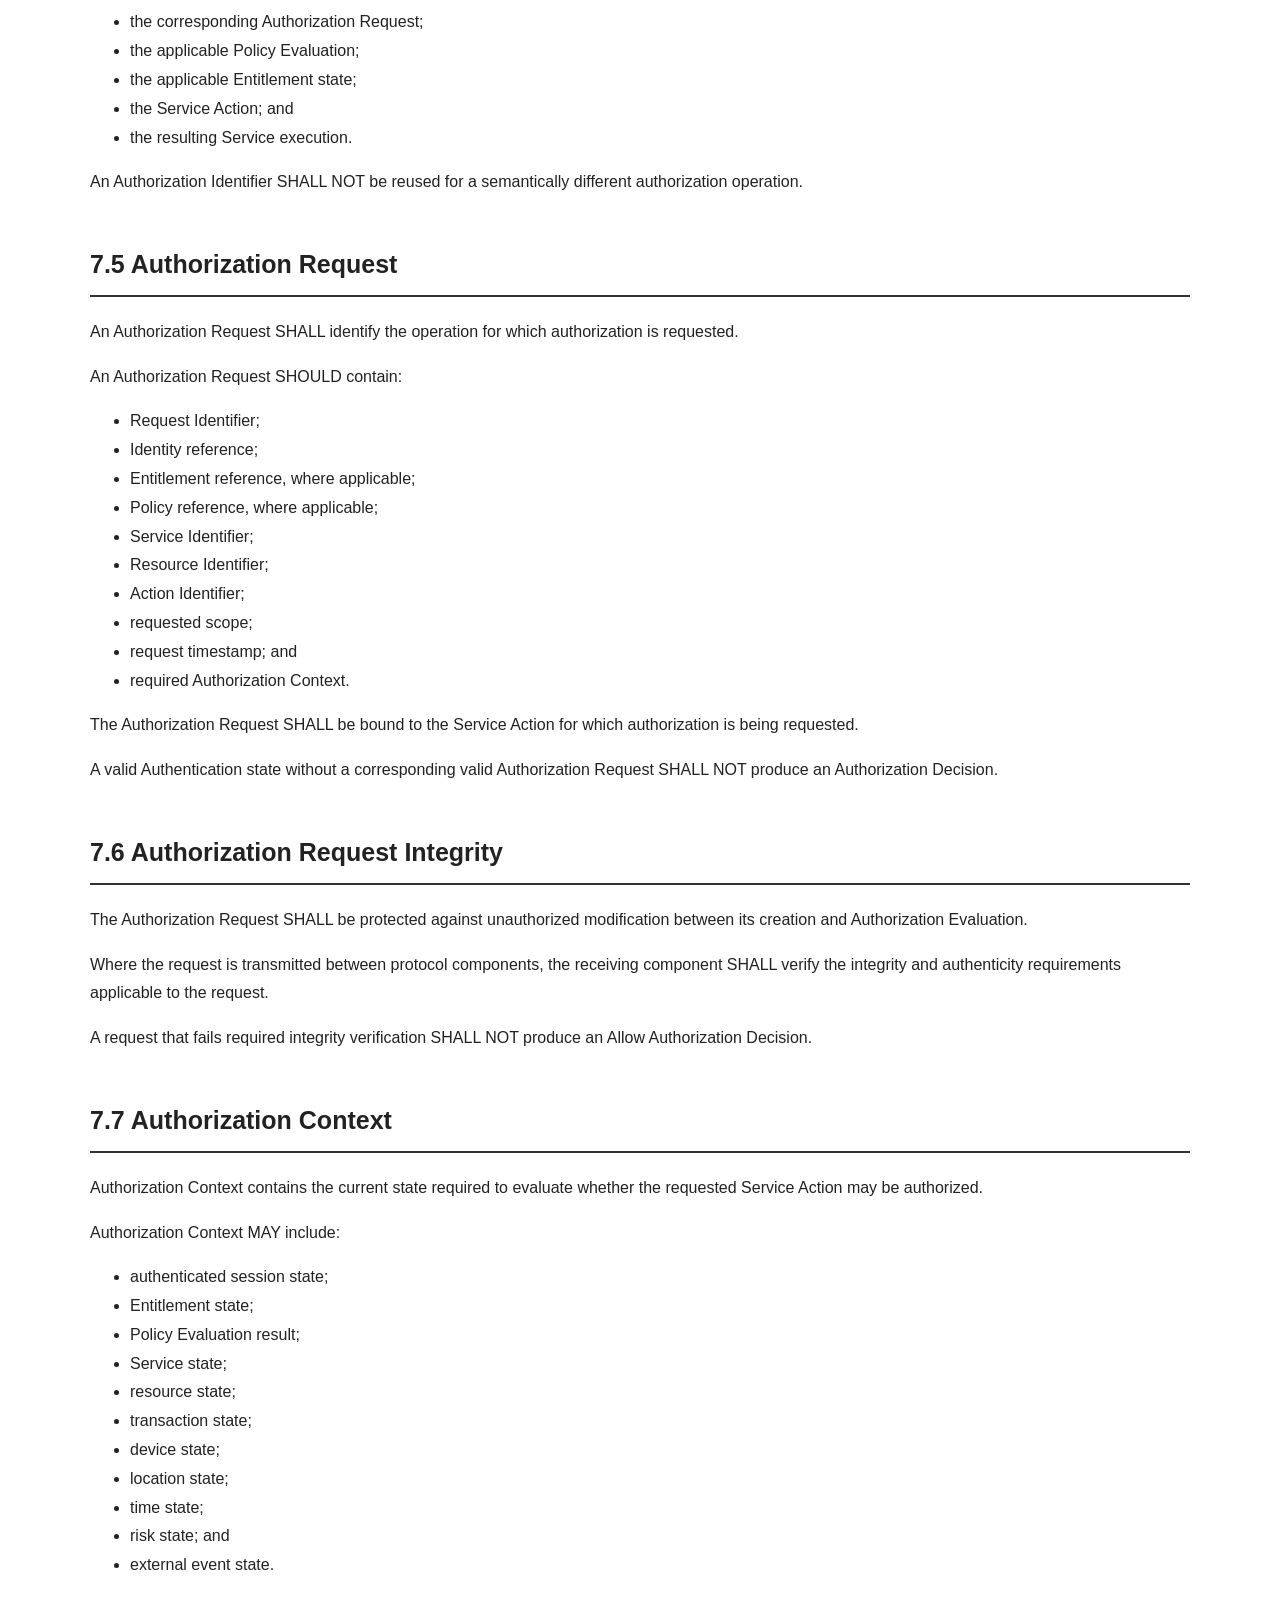
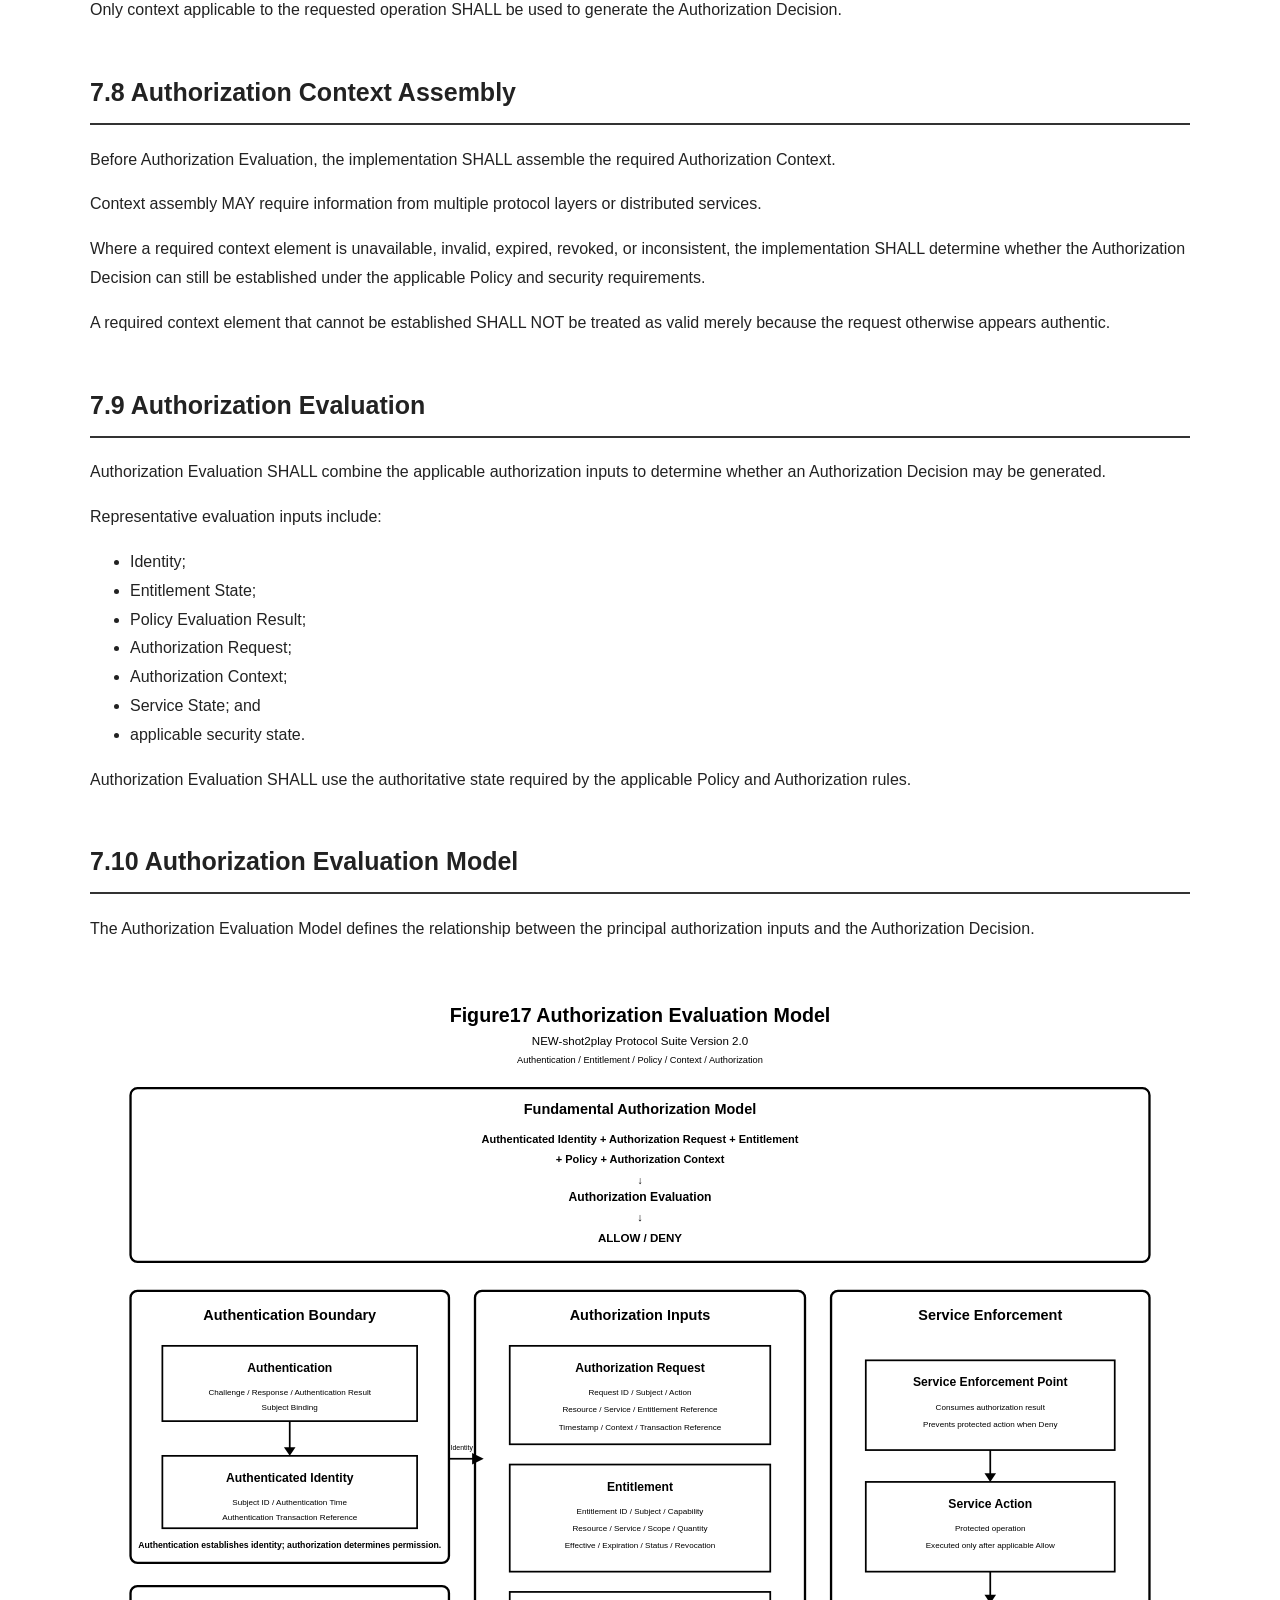
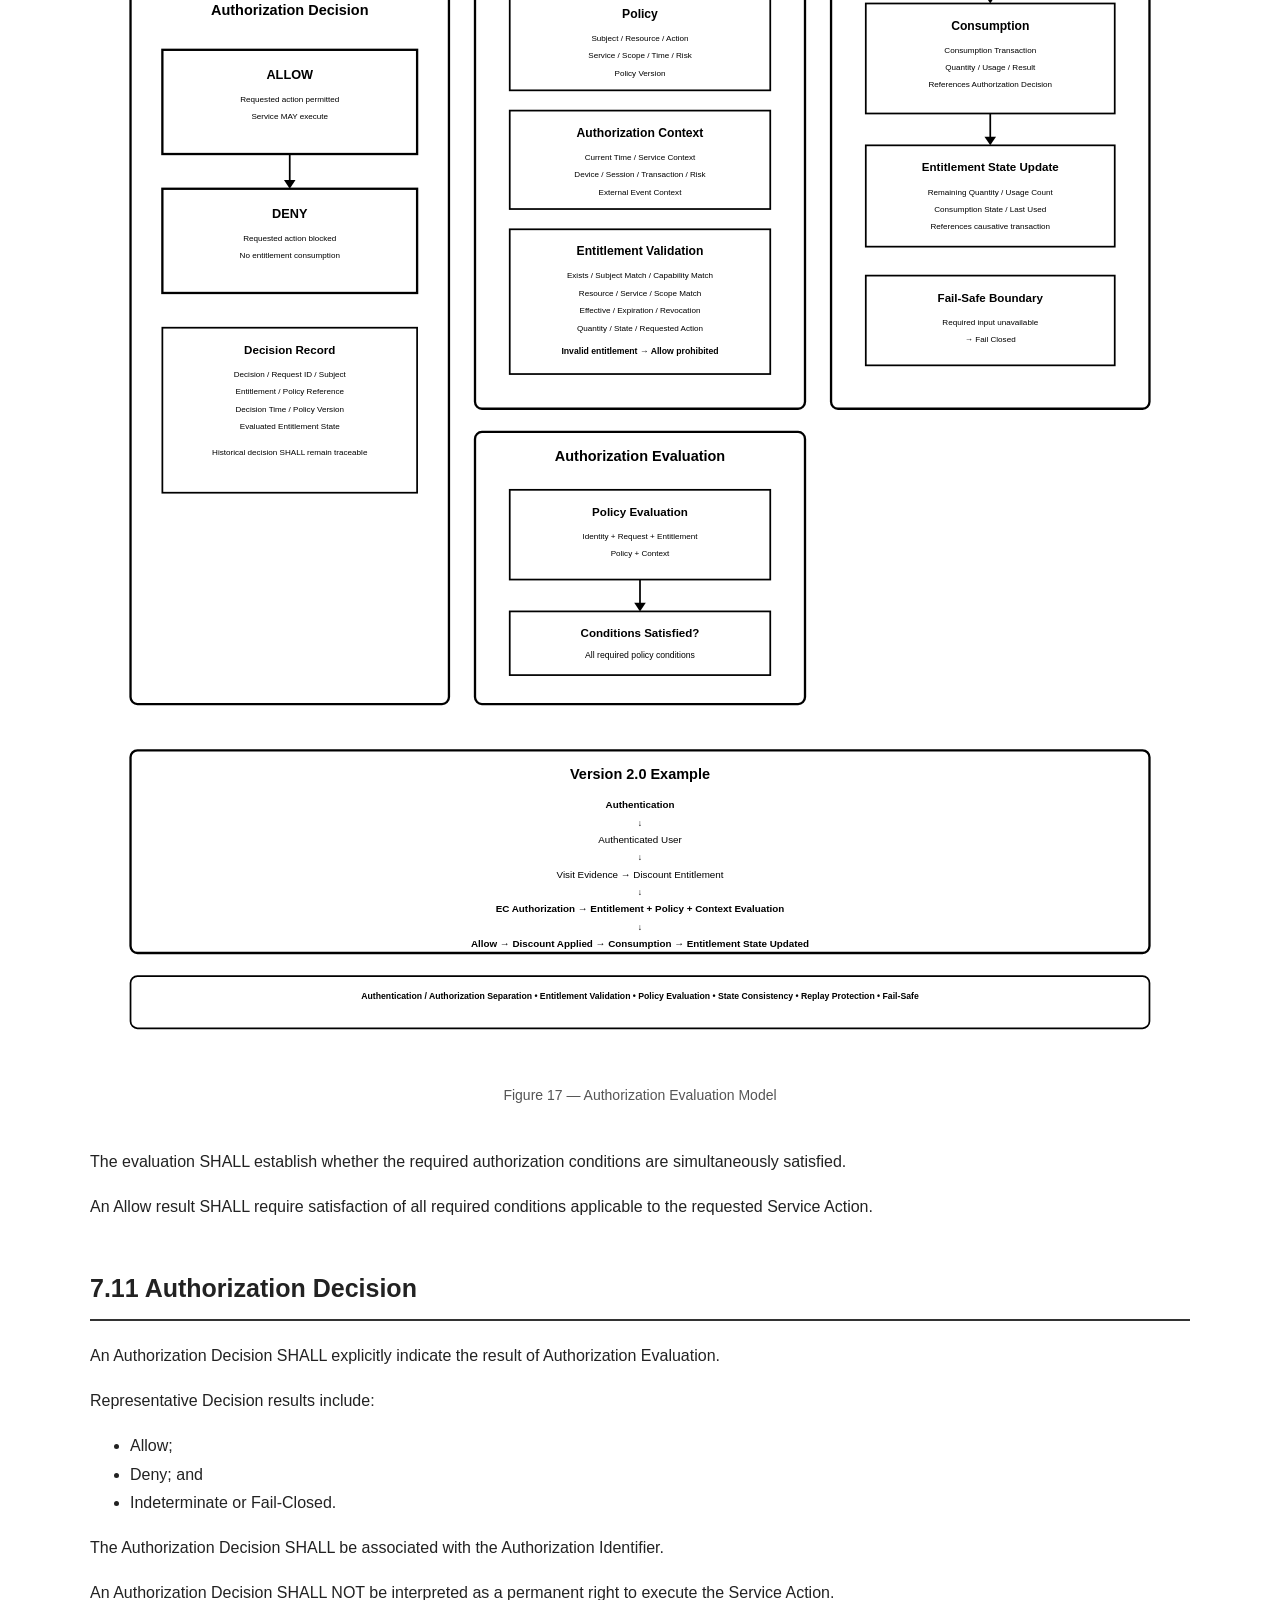
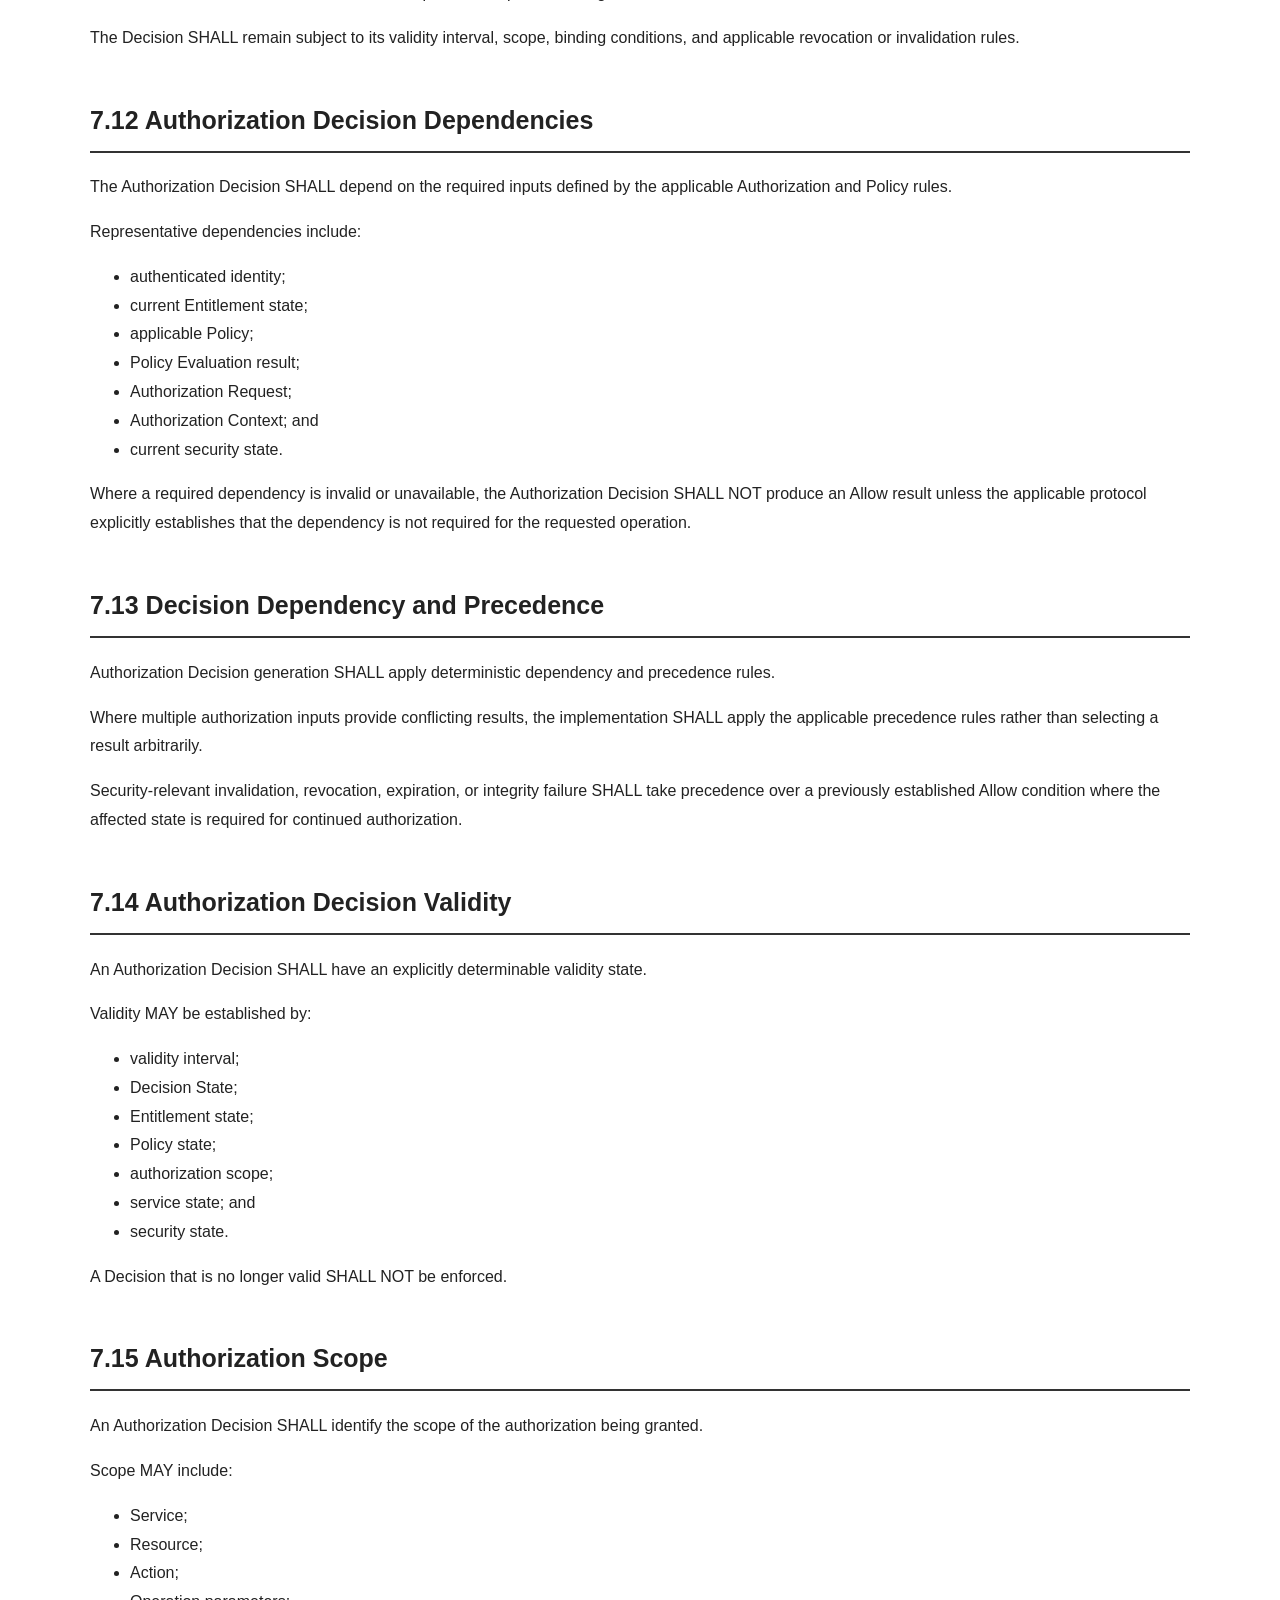
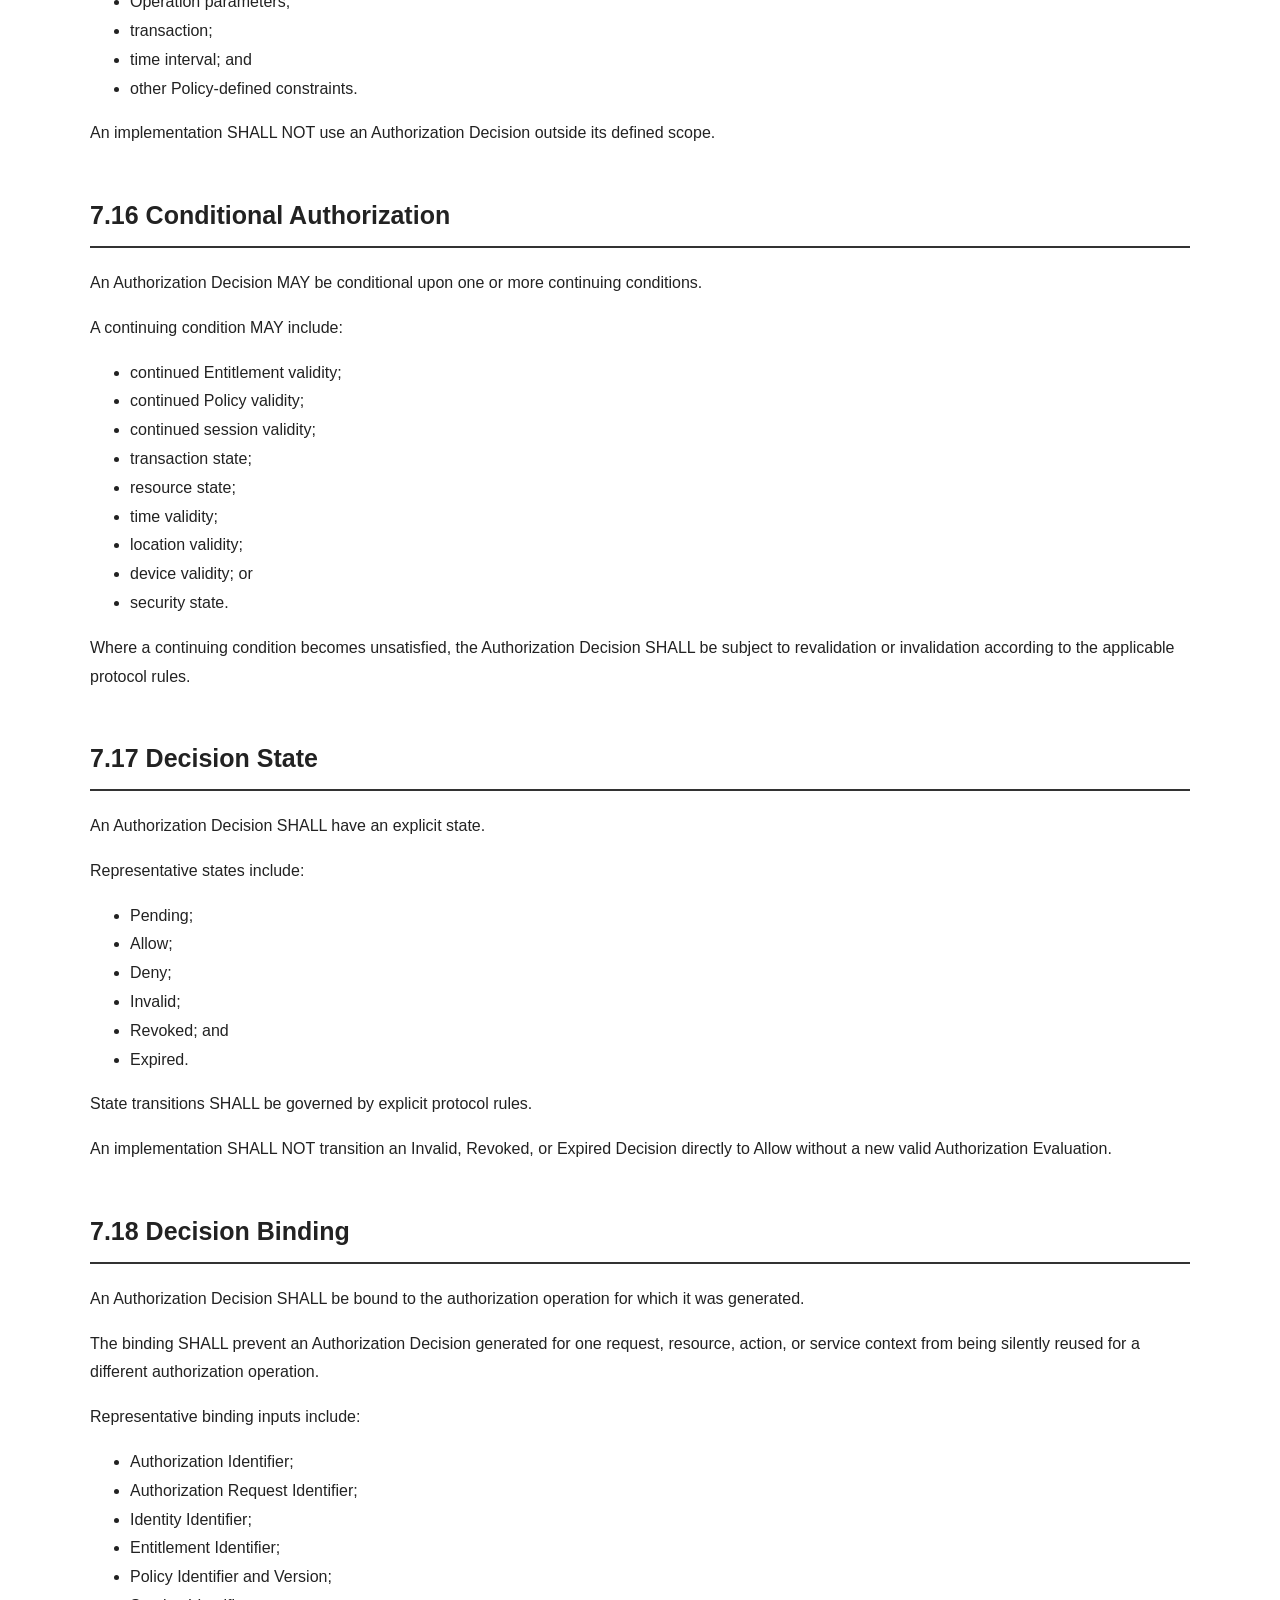
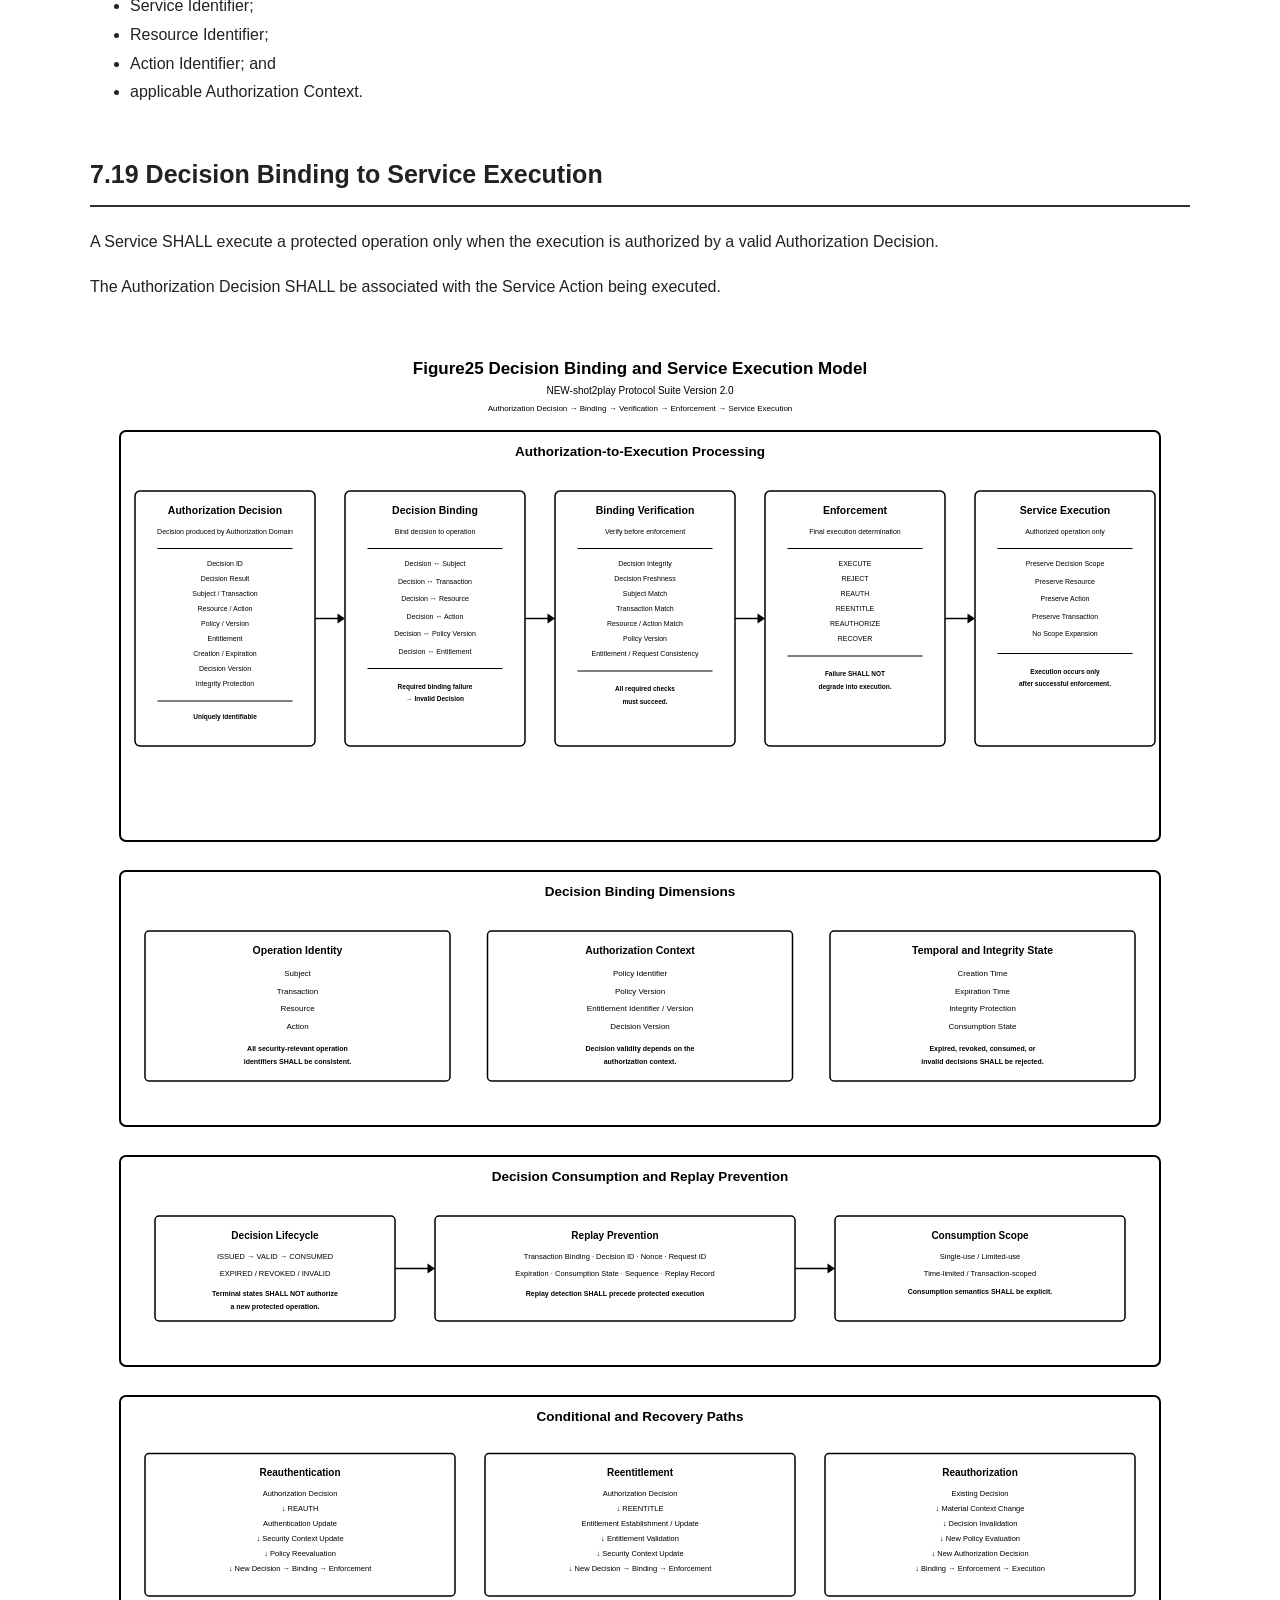
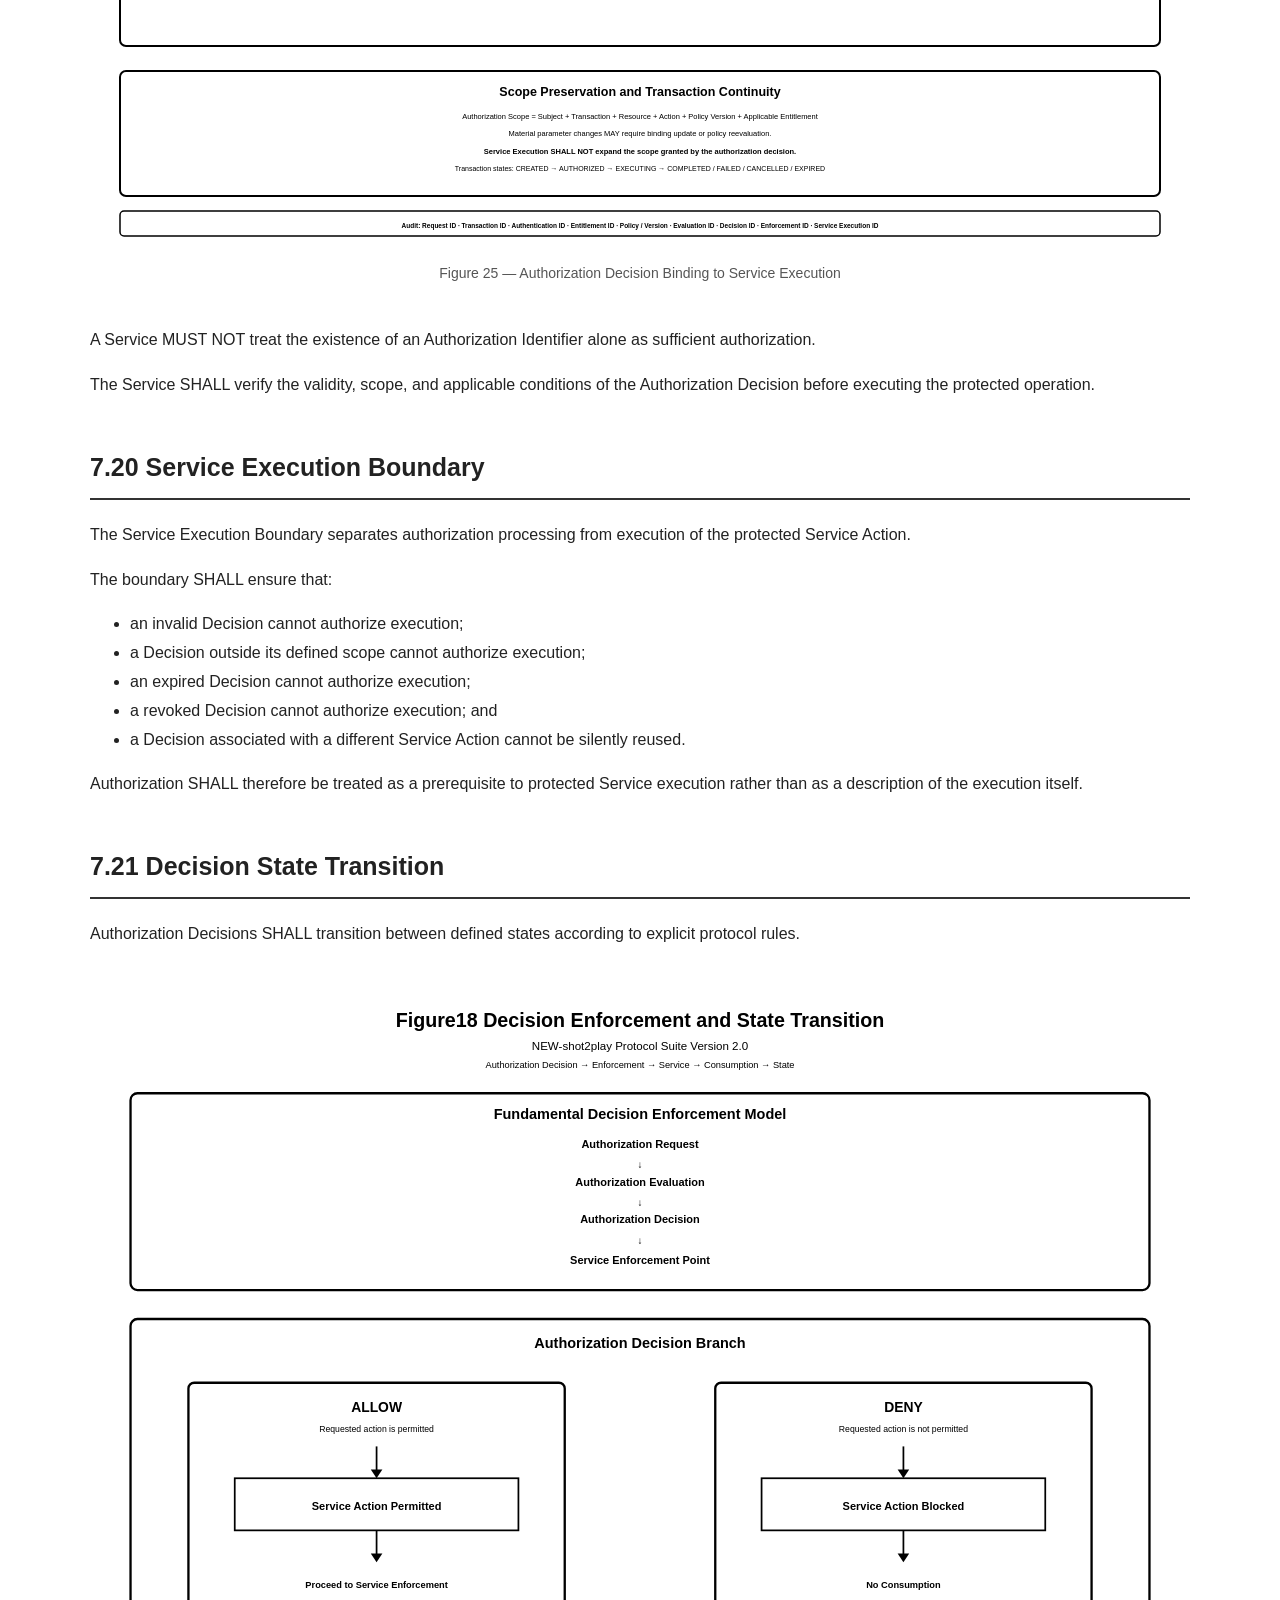
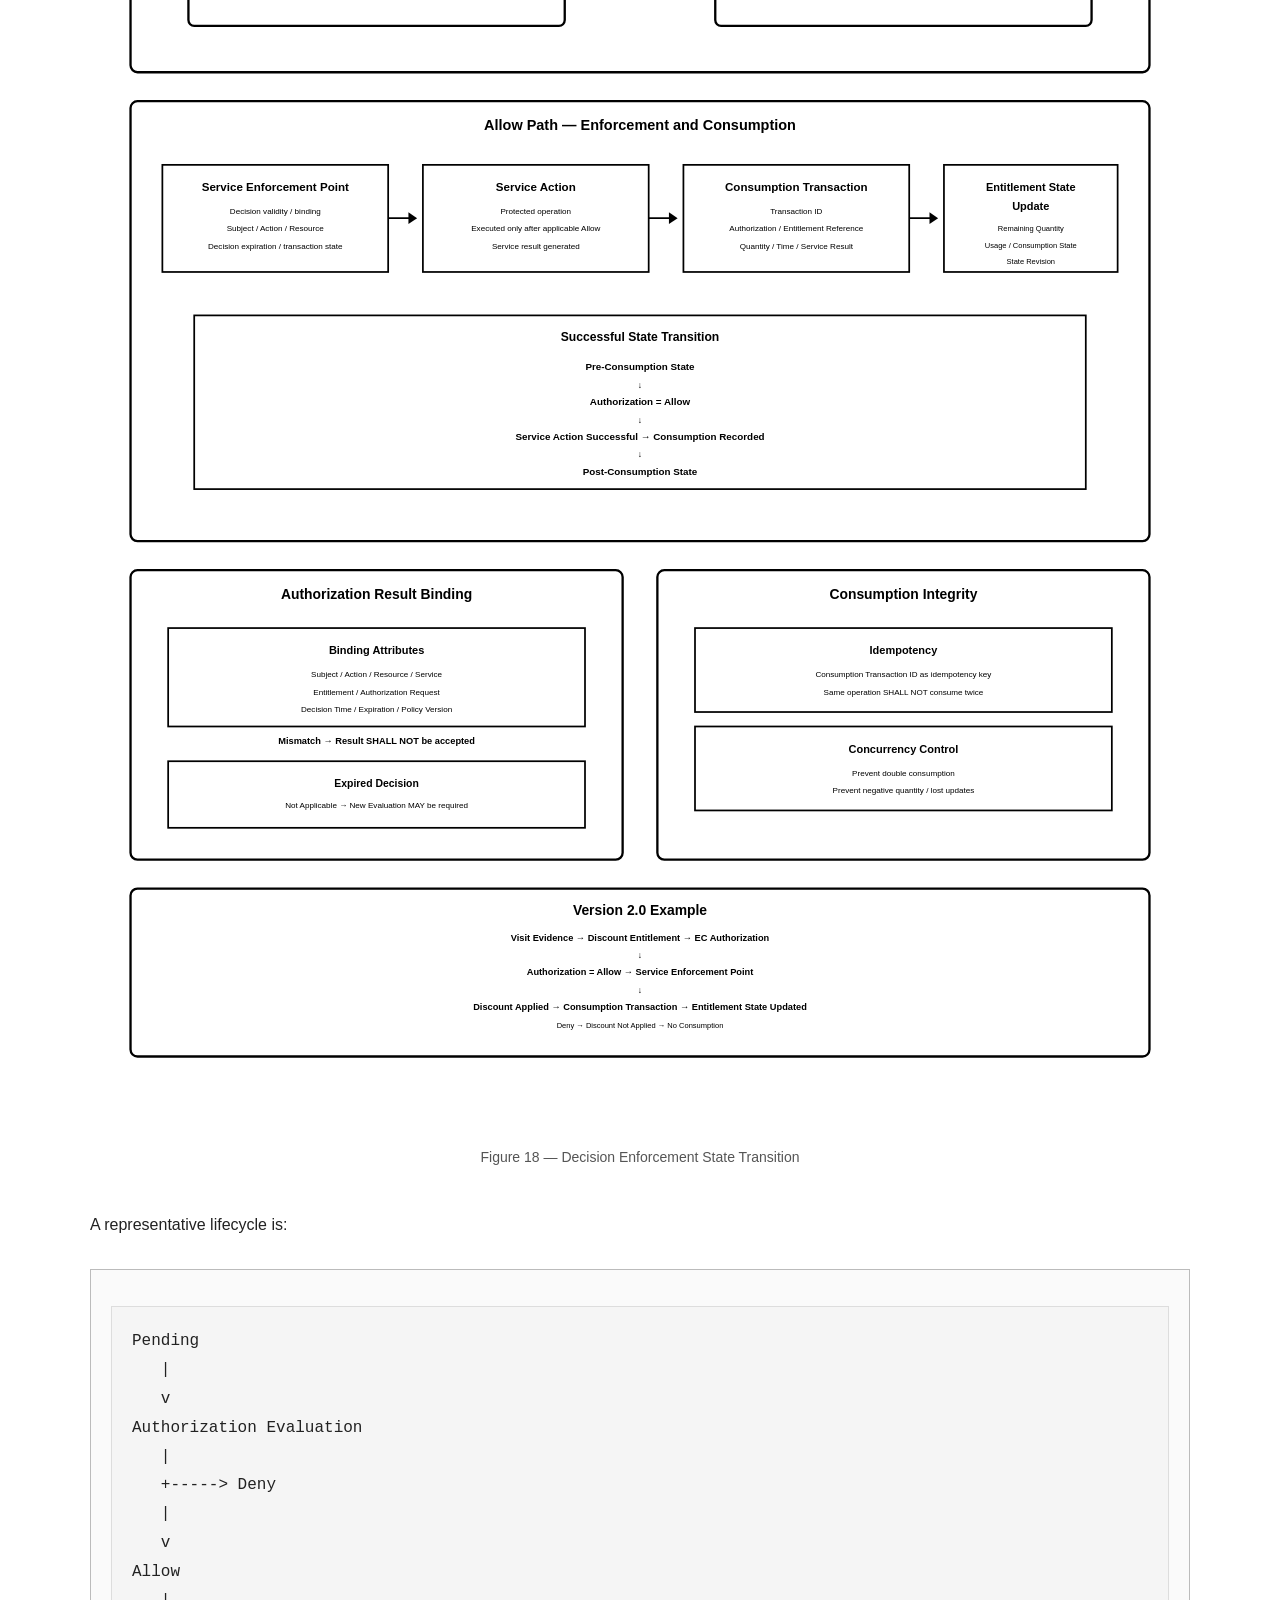
<file: docs/chapter07_authorization_protocol.html>
<!DOCTYPE html>
<html lang="en">

<head>

<meta charset="UTF-8">

<meta name="viewport" content="width=device-width, initial-scale=1.0">

<title>
Chapter 07 — Authorization Protocol | NEW-shot2play Protocol Suite Version 2.0
</title>

<link rel="stylesheet" href="../css/patent.css">

</head>


<body>


<div class="container">


<header class="spec-header">

<div class="spec-title">
NEW-shot2play Protocol Suite Version 2.0
</div>

<div class="spec-version">
Technical Specification<br>
Design Freeze Version 2.0 Revision 1.1<br>
Normative Specification
</div>

</header>


<main>


<section>

<h1>
Chapter 07 — Authorization Protocol
</h1>

<p>
This chapter defines the Authorization Layer of the
NEW-shot2play Protocol Suite Version 2.0.
</p>

<p>
The Authorization Layer converts the applicable authorization
inputs and Policy Evaluation results into an explicit
Authorization Decision that governs whether a requested Service
Action may be executed.
</p>

<div class="normative must">

<strong>NORMATIVE PRINCIPLE</strong><br><br>

Authentication establishes authenticated identity.
Entitlement establishes applicable rights or usage qualifications.
Policy Evaluation determines whether applicable conditions are
satisfied.
Authorization determines whether the requested Service Action may
be executed.

</div>

</section>


<section>

<h2>
7.1 Purpose and Scope
</h2>

<p>
The purpose of the Authorization Layer is to provide a distinct
protocol mechanism for generating, validating, binding, and
enforcing an Authorization Decision.
</p>

<p>
This chapter defines:
</p>

<ul>

<li>
Authorization Object;
</li>

<li>
Authorization Request;
</li>

<li>
Authorization Context;
</li>

<li>
Authorization Evaluation;
</li>

<li>
Authorization Decision;
</li>

<li>
Decision state;
</li>

<li>
Decision validity;
</li>

<li>
Decision binding;
</li>

<li>
Service execution authorization;
</li>

<li>
revocation and invalidation;
</li>

<li>
revalidation;
</li>

<li>
distributed authorization consistency;
</li>

<li>
fail-closed behavior; and</li>

<li>
Authorization conformance requirements.
</li>

</ul>

</section>


<section>

<h2>
7.2 Authorization as a Protocol Layer
</h2>

<p>
Authorization SHALL be implemented as a protocol layer logically
distinct from Authentication, Entitlement, and Policy Evaluation.
</p>

<p>
The Authorization Layer SHALL consume the outputs of the preceding
layers together with the current authorization request and required
context.
</p>

<div class="object-definition">

<pre>
Authentication
      |
      v
Authenticated Identity
      |
      v
Entitlement
      |
      v
Entitlement State
      |
      v
Policy Evaluation
      |
      v
Policy Evaluation Result
      |
      v
Authorization
      |
      v
Authorization Decision
      |
      v
Service Execution
</pre>

</div>

<p>
The separation SHALL prevent a successful operation at an earlier
layer from being interpreted as an authorization grant by itself.
</p>

</section>


<section>

<h2>
7.3 Authorization Object
</h2>

<p>
An Authorization Object SHALL represent the authorization state or
authorization result associated with a specific authorization
operation.
</p>

<p>
The Authorization Object SHALL be logically distinguishable from
the Policy Object and Entitlement Object.
</p>

<p>
Representative Authorization Object attributes include:
</p>

<ul>

<li>
Authorization Identifier;
</li>

<li>
Authorization Request Identifier;
</li>

<li>
Identity Identifier;
</li>

<li>
Entitlement Identifier;
</li>

<li>
Policy Identifier;
</li>

<li>
Policy Version;
</li>

<li>
Authorization Scope;
</li>

<li>
Decision State;
</li>

<li>
Decision Timestamp;
</li>

<li>
Validity Interval;
</li>

<li>
Decision Binding Information; and</li>

<li>
Service Execution Binding Information.
</li>

</ul>

<p>
The exact representation MAY vary between implementations,
provided that the semantics defined by this specification are
preserved.
</p>

</section>


<section>

<h2>
7.4 Authorization Identifier
</h2>

<p>
Each Authorization operation SHALL have an Authorization Identifier
or equivalent unique reference.
</p>

<p>
The Authorization Identifier SHALL permit the Authorization
Decision to be associated with:
</p>

<ul>

<li>
the corresponding Authorization Request;
</li>

<li>
the applicable Policy Evaluation;
</li>

<li>
the applicable Entitlement state;
</li>

<li>
the Service Action; and</li>

<li>
the resulting Service execution.
</li>

</ul>

<p>
An Authorization Identifier SHALL NOT be reused for a semantically
different authorization operation.
</p>

</section>


<section>

<h2>
7.5 Authorization Request
</h2>

<p>
An Authorization Request SHALL identify the operation for which
authorization is requested.
</p>

<p>
An Authorization Request SHOULD contain:
</p>

<ul>

<li>
Request Identifier;
</li>

<li>
Identity reference;
</li>

<li>
Entitlement reference, where applicable;
</li>

<li>
Policy reference, where applicable;
</li>

<li>
Service Identifier;
</li>

<li>
Resource Identifier;
</li>

<li>
Action Identifier;
</li>

<li>
requested scope;
</li>

<li>
request timestamp; and</li>

<li>
required Authorization Context.
</li>

</ul>

<p>
The Authorization Request SHALL be bound to the Service Action for
which authorization is being requested.
</p>

<p>
A valid Authentication state without a corresponding valid
Authorization Request SHALL NOT produce an Authorization Decision.
</p>

</section>


<section>

<h2>
7.6 Authorization Request Integrity
</h2>

<p>
The Authorization Request SHALL be protected against unauthorized
modification between its creation and Authorization Evaluation.
</p>

<p>
Where the request is transmitted between protocol components, the
receiving component SHALL verify the integrity and authenticity
requirements applicable to the request.
</p>

<p>
A request that fails required integrity verification SHALL NOT
produce an Allow Authorization Decision.
</p>

</section>


<section>

<h2>
7.7 Authorization Context
</h2>

<p>
Authorization Context contains the current state required to
evaluate whether the requested Service Action may be authorized.
</p>

<p>
Authorization Context MAY include:
</p>

<ul>

<li>
authenticated session state;
</li>

<li>
Entitlement state;
</li>

<li>
Policy Evaluation result;
</li>

<li>
Service state;
</li>

<li>
resource state;
</li>

<li>
transaction state;
</li>

<li>
device state;
</li>

<li>
location state;
</li>

<li>
time state;
</li>

<li>
risk state; and</li>

<li>
external event state.
</li>

</ul>

<p>
Only context applicable to the requested operation SHALL be used to
generate the Authorization Decision.
</p>

</section>


<section>

<h2>
7.8 Authorization Context Assembly
</h2>

<p>
Before Authorization Evaluation, the implementation SHALL assemble
the required Authorization Context.
</p>

<p>
Context assembly MAY require information from multiple protocol
layers or distributed services.
</p>

<p>
Where a required context element is unavailable, invalid, expired,
revoked, or inconsistent, the implementation SHALL determine
whether the Authorization Decision can still be established under
the applicable Policy and security requirements.
</p>

<p>
A required context element that cannot be established SHALL NOT be
treated as valid merely because the request otherwise appears
authentic.
</p>

</section>


<section>

<h2>
7.9 Authorization Evaluation
</h2>

<p>
Authorization Evaluation SHALL combine the applicable
authorization inputs to determine whether an Authorization Decision
may be generated.
</p>

<p>
Representative evaluation inputs include:
</p>

<ul>

<li>
Identity;
</li>

<li>
Entitlement State;
</li>

<li>
Policy Evaluation Result;
</li>

<li>
Authorization Request;
</li>

<li>
Authorization Context;
</li>

<li>
Service State; and</li>

<li>
applicable security state.
</li>

</ul>

<p>
Authorization Evaluation SHALL use the authoritative state required
by the applicable Policy and Authorization rules.
</p>

</section>


<section>

<h2>
7.10 Authorization Evaluation Model
</h2>

<p>
The Authorization Evaluation Model defines the relationship between
the principal authorization inputs and the Authorization Decision.
</p>

<figure class="figure-container">

<img
src="../figures/figure17_authorization_evaluation_model.svg"
alt="Authorization Evaluation Model"
>

<div class="figure-caption">
Figure 17 — Authorization Evaluation Model
</div>

</figure>

<p>
The evaluation SHALL establish whether the required authorization
conditions are simultaneously satisfied.
</p>

<p>
An Allow result SHALL require satisfaction of all required
conditions applicable to the requested Service Action.
</p>

</section>


<section>

<h2>
7.11 Authorization Decision
</h2>

<p>
An Authorization Decision SHALL explicitly indicate the result of
Authorization Evaluation.
</p>

<p>
Representative Decision results include:
</p>

<ul>

<li>
Allow;
</li>

<li>
Deny; and</li>

<li>
Indeterminate or Fail-Closed.
</li>

</ul>

<p>
The Authorization Decision SHALL be associated with the
Authorization Identifier.
</p>

<p>
An Authorization Decision SHALL NOT be interpreted as a permanent
right to execute the Service Action.
</p>

<p>
The Decision SHALL remain subject to its validity interval, scope,
binding conditions, and applicable revocation or invalidation
rules.
</p>

</section>


<section>

<h2>
7.12 Authorization Decision Dependencies
</h2>

<p>
The Authorization Decision SHALL depend on the required inputs
defined by the applicable Authorization and Policy rules.
</p>

<p>
Representative dependencies include:
</p>

<ul>

<li>
authenticated identity;
</li>

<li>
current Entitlement state;
</li>

<li>
applicable Policy;
</li>

<li>
Policy Evaluation result;
</li>

<li>
Authorization Request;
</li>

<li>
Authorization Context; and</li>

<li>
current security state.
</li>

</ul>

<p>
Where a required dependency is invalid or unavailable, the
Authorization Decision SHALL NOT produce an Allow result unless the
applicable protocol explicitly establishes that the dependency is
not required for the requested operation.
</p>

</section>


<section>

<h2>
7.13 Decision Dependency and Precedence
</h2>

<p>
Authorization Decision generation SHALL apply deterministic
dependency and precedence rules.
</p>

<p>
Where multiple authorization inputs provide conflicting results,
the implementation SHALL apply the applicable precedence rules
rather than selecting a result arbitrarily.
</p>

<p>
Security-relevant invalidation, revocation, expiration, or
integrity failure SHALL take precedence over a previously established
Allow condition where the affected state is required for continued
authorization.
</p>

</section>


<section>

<h2>
7.14 Authorization Decision Validity
</h2>

<p>
An Authorization Decision SHALL have an explicitly determinable
validity state.
</p>

<p>
Validity MAY be established by:
</p>

<ul>

<li>
validity interval;
</li>

<li>
Decision State;
</li>

<li>
Entitlement state;
</li>

<li>
Policy state;
</li>

<li>
authorization scope;
</li>

<li>
service state; and</li>

<li>
security state.
</li>

</ul>

<p>
A Decision that is no longer valid SHALL NOT be enforced.
</p>

</section>


<section>

<h2>
7.15 Authorization Scope
</h2>

<p>
An Authorization Decision SHALL identify the scope of the
authorization being granted.
</p>

<p>
Scope MAY include:
</p>

<ul>

<li>
Service;
</li>

<li>
Resource;
</li>

<li>
Action;
</li>

<li>
Operation parameters;
</li>

<li>
transaction;
</li>

<li>
time interval; and</li>

<li>
other Policy-defined constraints.
</li>

</ul>

<p>
An implementation SHALL NOT use an Authorization Decision outside
its defined scope.
</p>

</section>


<section>

<h2>
7.16 Conditional Authorization
</h2>

<p>
An Authorization Decision MAY be conditional upon one or more
continuing conditions.
</p>

<p>
A continuing condition MAY include:
</p>

<ul>

<li>
continued Entitlement validity;
</li>

<li>
continued Policy validity;
</li>

<li>
continued session validity;
</li>

<li>
transaction state;
</li>

<li>
resource state;
</li>

<li>
time validity;
</li>

<li>
location validity;
</li>

<li>
device validity; or</li>

<li>
security state.
</li>

</ul>

<p>
Where a continuing condition becomes unsatisfied, the Authorization
Decision SHALL be subject to revalidation or invalidation according
to the applicable protocol rules.
</p>

</section>


<section>

<h2>
7.17 Decision State
</h2>

<p>
An Authorization Decision SHALL have an explicit state.
</p>

<p>
Representative states include:
</p>

<ul>

<li>
Pending;
</li>

<li>
Allow;
</li>

<li>
Deny;
</li>

<li>
Invalid;
</li>

<li>
Revoked; and</li>

<li>
Expired.
</li>

</ul>

<p>
State transitions SHALL be governed by explicit protocol rules.
</p>

<p>
An implementation SHALL NOT transition an Invalid, Revoked, or
Expired Decision directly to Allow without a new valid
Authorization Evaluation.
</p>

</section>



<section>

<h2>
7.18 Decision Binding
</h2>

<p>
An Authorization Decision SHALL be bound to the authorization
operation for which it was generated.
</p>

<p>
The binding SHALL prevent an Authorization Decision generated for
one request, resource, action, or service context from being
silently reused for a different authorization operation.
</p>

<p>
Representative binding inputs include:
</p>

<ul>

<li>
Authorization Identifier;
</li>

<li>
Authorization Request Identifier;
</li>

<li>
Identity Identifier;
</li>

<li>
Entitlement Identifier;
</li>

<li>
Policy Identifier and Version;
</li>

<li>
Service Identifier;
</li>

<li>
Resource Identifier;
</li>

<li>
Action Identifier; and</li>

<li>
applicable Authorization Context.
</li>

</ul>

</section>


<section>

<h2>
7.19 Decision Binding to Service Execution
</h2>

<p>
A Service SHALL execute a protected operation only when the
execution is authorized by a valid Authorization Decision.
</p>

<p>
The Authorization Decision SHALL be associated with the Service
Action being executed.
</p>

<figure class="figure-container">

<img
src="../figures/figure25_decision_binding_service_execution.svg"
alt="Decision Binding Service Execution"
>

<div class="figure-caption">
Figure 25 — Authorization Decision Binding to Service Execution
</div>

</figure>

<p>
A Service MUST NOT treat the existence of an Authorization
Identifier alone as sufficient authorization.
</p>

<p>
The Service SHALL verify the validity, scope, and applicable
conditions of the Authorization Decision before executing the
protected operation.
</p>

</section>


<section>

<h2>
7.20 Service Execution Boundary
</h2>

<p>
The Service Execution Boundary separates authorization processing
from execution of the protected Service Action.
</p>

<p>
The boundary SHALL ensure that:
</p>

<ul>

<li>
an invalid Decision cannot authorize execution;
</li>

<li>
a Decision outside its defined scope cannot authorize execution;
</li>

<li>
an expired Decision cannot authorize execution;
</li>

<li>
a revoked Decision cannot authorize execution; and</li>

<li>
a Decision associated with a different Service Action cannot be
silently reused.
</li>

</ul>

<p>
Authorization SHALL therefore be treated as a prerequisite to
protected Service execution rather than as a description of the
execution itself.
</p>

</section>


<section>

<h2>
7.21 Decision State Transition
</h2>

<p>
Authorization Decisions SHALL transition between defined states
according to explicit protocol rules.
</p>

<figure class="figure-container">

<img
src="../figures/figure18_decision_enforcement_state_transition.svg"
alt="Decision Enforcement State Transition"
>

<div class="figure-caption">
Figure 18 — Decision Enforcement State Transition
</div>

</figure>

<p>
A representative lifecycle is:
</p>

<div class="object-definition">

<pre>
Pending
   |
   v
Authorization Evaluation
   |
   +-----> Deny
   |
   v
Allow
   |
   +-----> Expired
   |
   +-----> Revoked
   |
   +-----> Invalid
   |
   v
Service Execution
</pre>

</div>

<p>
A state transition SHALL NOT bypass required authorization
validation.
</p>

</section>


<section>

<h2>
7.22 Decision State Continuity
</h2>

<p>
An Authorization Decision SHALL preserve sufficient state
continuity to permit the implementation to determine whether the
Decision remains valid.
</p>

<p>
The state continuity MAY be maintained through:
</p>

<ul>

<li>
Decision Identifier;
</li>

<li>
state version;
</li>

<li>
transaction reference;
</li>

<li>
service execution reference;
</li>

<li>
Entitlement state reference; and</li>

<li>
Policy Version reference.
</li>

</ul>

<figure class="figure-container">

<img
src="../figures/figure29_authorization_decision_state_continuity.svg"
alt="Authorization Decision State Continuity"
>

<div class="figure-caption">
Figure 29 — Authorization Decision State Continuity
</div>

</figure>

</section>


<section>

<h2>
7.23 Decision Lifecycle
</h2>

<p>
The Authorization Decision lifecycle SHALL support creation,
validation, enforcement, invalidation, and termination.
</p>

<figure class="figure-container">

<img
src="../figures/figure34_authorization_decision_state_lifecycle.svg"
alt="Authorization Decision State Lifecycle"
>

<div class="figure-caption">
Figure 34 — Authorization Decision State Lifecycle
</div>

</figure>

<p>
The lifecycle SHALL ensure that an Authorization Decision that has
become invalid cannot remain effective solely because it was
previously granted.
</p>

</section>


<section>

<h2>
7.24 Revocation
</h2>

<p>
An Authorization Decision MAY be revoked before its nominal
expiration time.
</p>

<p>
Revocation MAY result from:
</p>

<ul>

<li>
Entitlement revocation;
</li>

<li>
Policy revocation;
</li>

<li>
security state change;
</li>

<li>
administrative action;
</li>

<li>
resource state change;
</li>

<li>
transaction cancellation; or</li>

<li>
other security-relevant events.
</li>

</ul>

<p>
A revoked Authorization Decision SHALL NOT authorize subsequent
Service execution.
</p>

</section>


<section>

<h2>
7.25 Revocation and Revalidation
</h2>

<p>
Where an Authorization Decision remains effective for a period of
time, the implementation SHOULD support revalidation against
current authorization state.
</p>

<p>
Revalidation SHALL determine whether the conditions supporting the
Decision remain satisfied.
</p>

<p>
Revalidation MAY be triggered by:
</p>

<ul>

<li>
time interval expiration;
</li>

<li>
Entitlement state change;
</li>

<li>
Policy state change;
</li>

<li>
security event;
</li>

<li>
resource state change; or</li>

<li>
explicit Service request.
</li>

</ul>

<figure class="figure-container">

<img
src="../figures/figure35_authorization_decision_revocation_revalidation_propagation.svg"
alt="Authorization Decision Revocation Revalidation Propagation"
>

<div class="figure-caption">
Figure 35 — Authorization Decision Revocation, Revalidation, and
Propagation
</div>

</figure>

</section>


<section>

<h2>
7.26 Authorization Invalidation
</h2>

<p>
An Authorization Decision SHALL become Invalid when a required
condition for continued authorization is no longer satisfied and
the applicable protocol requires invalidation.
</p>

<p>
Invalidation MAY be caused by:
</p>

<ul>

<li>
Entitlement expiration;
</li>

<li>
Entitlement revocation;
</li>

<li>
Policy change;
</li>

<li>
security state change;
</li>

<li>
Decision integrity failure;
</li>

<li>
binding failure; or</li>

<li>
distributed state inconsistency.
</li>

</ul>

<p>
An Invalid Decision SHALL NOT be treated as Allow.
</p>

</section>


<section>

<h2>
7.27 Invalidation and Fail-Closed Propagation
</h2>

<p>
Where an authorization dependency becomes invalid, the invalid
state SHALL propagate to the Authorization Decision when that
dependency is required for continued authorization.
</p>

<figure class="figure-container">

<img
src="../figures/figure31_authorization_invalidation_fail_closed_propagation.svg"
alt="Authorization Invalidation Fail Closed Propagation"
>

<div class="figure-caption">
Figure 31 — Authorization Invalidation and Fail-Closed Propagation
</div>

</figure>

<p>
The propagation mechanism SHALL prevent an invalid upstream state
from being interpreted as a valid downstream authorization grant.
</p>

</section>


<section>

<h2>
7.28 Authorization Decision Dependency Model
</h2>

<p>
The Authorization Decision SHALL depend on all required
authorization inputs.
</p>

<figure class="figure-container">

<img
src="../figures/figure32_authorization_decision_dependency_precedence.svg"
alt="Authorization Decision Dependency and Precedence Model"
>

<div class="figure-caption">
Figure 32 — Authorization Decision Dependency and Precedence Model
</div>

</figure>

<p>
The dependency model SHALL establish that a Decision cannot be
validly generated when a required dependency is missing, invalid,
expired, revoked, or inconsistent.
</p>

</section>


<section>

<h2>
7.29 Decision and Service Execution Continuity
</h2>

<p>
Where a Service Action spans multiple processing stages, the
Authorization Decision SHALL remain associated with the execution
throughout the protected operation.
</p>

<figure class="figure-container">

<img
src="../figures/figure33_authorization_decision_binding_service_execution.svg"
alt="Authorization Decision Binding Service Execution"
>

<div class="figure-caption">
Figure 33 — Authorization Decision Binding and Service Execution
</div>

</figure>

<p>
An intermediate processing component SHALL NOT silently replace,
weaken, or broaden the authorization scope.
</p>

<p>
Where the Service Action is delegated to another trusted component,
the authorization binding SHALL be preserved or explicitly
re-established.
</p>

</section>


<section>

<h2>
7.30 Distributed Authorization
</h2>

<p>
The Authorization Protocol MAY be implemented across multiple
distributed components.
</p>

<p>
Distributed components MAY include:
</p>

<ul>

<li>
Authorization Service;
</li>

<li>
Policy Evaluation Service;
</li>

<li>
Entitlement Service;
</li>

<li>
Service Gateway;
</li>

<li>
Application Service; and</li>

<li>
Audit or Security Service.
</li>

</ul>

<p>
Distributed processing SHALL preserve the semantic meaning of the
Authorization Decision.
</p>

</section>


<section>

<h2>
7.31 Distributed Decision Consistency
</h2>

<p>
Where multiple components maintain or consume the same
Authorization Decision, they SHALL use a consistent Decision
identity and state model.
</p>

<figure class="figure-container">

<img
src="../figures/figure30_distributed_authorization_decision_consistency.svg"
alt="Distributed Authorization Decision Consistency"
>

<div class="figure-caption">
Figure 30 — Distributed Authorization Decision Consistency
</div>

</figure>

<p>
A component SHALL NOT independently convert a Deny, Invalid,
Revoked, or Expired state into Allow.
</p>

<p>
State propagation SHALL preserve security-relevant precedence.
</p>

</section>


<section>

<h2>
7.32 Distributed Authorization Context Reconstruction
</h2>

<p>
A distributed implementation MAY reconstruct Authorization Context
at a downstream processing component.
</p>

<p>
Context reconstruction SHALL use authoritative sources and SHALL
preserve the authorization semantics of the original request.
</p>

<figure class="figure-container">

<img
src="../figures/figure27_distributed_authorization_context_reconstruction.svg"
alt="Distributed Authorization Context Reconstruction"
>

<div class="figure-caption">
Figure 27 — Distributed Authorization Context Reconstruction
</div>

</figure>

<p>
A reconstructed context SHALL NOT be treated as equivalent to the
original context when security-relevant state has changed.
</p>

</section>


<section>

<h2>
7.33 Authorization Context Continuity
</h2>

<p>
Where authorization processing spans multiple protocol components,
the Authorization Context SHALL remain traceable across the
processing chain.
</p>

<figure class="figure-container">

<img
src="../figures/figure28_authorization_context_continuity.svg"
alt="Authorization Context Continuity"
>

<div class="figure-caption">
Figure 28 — Authorization Context Continuity
</div>

</figure>

<p>
The implementation SHOULD preserve context provenance, integrity,
and freshness throughout the authorization operation.
</p>

</section>


<section>

<h2>
7.34 Authorization Scope Propagation
</h2>

<p>
Authorization scope SHALL propagate consistently across distributed
processing stages.
</p>

<figure class="figure-container">

<img
src="../figures/figure26_authorization_scope_propagation.svg"
alt="Authorization Scope Propagation"
>

<div class="figure-caption">
Figure 26 — Authorization Scope Propagation
</div>

</figure>

<p>
A downstream component SHALL NOT broaden an authorization scope
without a new valid Authorization Decision or an explicitly defined
delegation rule.
</p>

</section>



<section>

<h2>
7.35 Fail-Closed Authorization
</h2>

<p>
The Authorization Layer SHALL fail closed whenever a required
condition for an Allow Decision cannot be reliably established.
</p>

<p>
Fail-Closed behavior SHALL apply to security-relevant conditions
including:
</p>

<ul>

<li>
missing required authorization input;
</li>

<li>
invalid Entitlement state;
</li>

<li>
expired Entitlement;
</li>

<li>
revoked Entitlement;
</li>

<li>
invalid Policy Evaluation result;
</li>

<li>
invalid Authorization Context;
</li>

<li>
Decision integrity failure;
</li>

<li>
binding failure;
</li>

<li>
distributed state inconsistency; and</li>

<li>
security state invalidation.
</li>

</ul>

<p>
A failure SHALL NOT be converted into an Allow result merely
because a previous Decision was Allow.
</p>

</section>


<section>

<h2>
7.36 Security Invariant
</h2>

<p>
The Authorization Protocol SHALL maintain security invariants
throughout the lifetime of an Authorization Decision.
</p>

<p>
At minimum, the following invariants SHALL apply:
</p>

<ol>

<li>
An Allow Decision SHALL correspond to a valid Authorization Request.
</li>

<li>
An Allow Decision SHALL be supported by the required Entitlement
state.
</li>

<li>
An Allow Decision SHALL be supported by the applicable Policy
Evaluation.
</li>

<li>
An Allow Decision SHALL remain within its defined Authorization
Scope.
</li>

<li>
An Invalid, Revoked, or Expired Decision SHALL NOT authorize Service
Execution.
</li>

<li>
A downstream component SHALL NOT broaden an Authorization Decision.
</li>

<li>
A security-relevant invalidation SHALL propagate to dependent
authorization state.
</li>

<li>
Failure to establish a required condition SHALL prevent Allow.
</li>

</ol>

</section>


<section>

<h2>
7.37 Revocation State Propagation
</h2>

<p>
Where an upstream authorization dependency is revoked, the
revocation state SHALL be capable of propagating to dependent
Authorization Decisions.
</p>

<p>
The propagation mechanism MAY be push-based, pull-based,
event-based, or implemented through another deterministic
mechanism.
</p>

<p>
Regardless of implementation method, a dependent component SHALL
not continue to enforce an Authorization Decision that is known to
be revoked.
</p>

</section>


<section>

<h2>
7.38 Revalidation Requirements
</h2>

<p>
An implementation SHALL define when an existing Authorization
Decision requires revalidation.
</p>

<p>
Revalidation SHALL be required where continued authorization
depends upon state that may change during the lifetime of the
Decision.
</p>

<p>
Representative triggers include:
</p>

<ul>

<li>
Entitlement state change;
</li>

<li>
Policy state change;
</li>

<li>
security state change;
</li>

<li>
resource state change;
</li>

<li>
transaction state change;
</li>

<li>
validity interval boundary; and</li>

<li>
explicit security event.
</li>

</ul>

<p>
A failed revalidation SHALL prevent continued Allow enforcement when
the affected condition is required for authorization.
</p>

</section>


<section>

<h2>
7.39 Authorization Decision Freshness
</h2>

<p>
An Authorization Decision MAY have a freshness requirement.
</p>

<p>
Freshness MAY be represented by:
</p>

<ul>

<li>
Decision Version;
</li>

<li>
state version;
</li>

<li>
issue timestamp;
</li>

<li>
revalidation timestamp;
</li>

<li>
expiration time; or</li>

<li>
an equivalent freshness indicator.
</li>

</ul>

<p>
A stale Decision SHALL NOT be used where current authorization state
is required.
</p>

</section>


<section>

<h2>
7.40 Authorization Replay Protection
</h2>

<p>
An Authorization Decision SHALL be protected against unauthorized
replay where replay could cause an unauthorized Service Action.
</p>

<p>
Replay protection MAY use:
</p>

<ul>

<li>
unique Authorization Identifier;
</li>

<li>
request identifier;
</li>

<li>
transaction identifier;
</li>

<li>
nonce;
</li>

<li>
Decision Version;
</li>

<li>
validity interval; or</li>

<li>
cryptographic binding.
</li>

</ul>

<p>
An Authorization Decision SHALL NOT be replayable across an
unauthorized Service, Resource, Action, or authorization context.
</p>

</section>


<section>

<h2>
7.41 Authorization Decision Integrity
</h2>

<p>
The integrity of an Authorization Decision SHALL be protected
against unauthorized modification.
</p>

<p>
Where cryptographic protection is used, the receiving component
SHALL verify the applicable integrity mechanism before enforcement.
</p>

<p>
A Decision that fails integrity verification SHALL be treated as
Invalid or Fail-Closed and SHALL NOT authorize Service Execution.
</p>

</section>


<section>

<h2>
7.42 Authorization Decision Provenance
</h2>

<p>
The implementation SHOULD maintain provenance information sufficient
to determine how an Authorization Decision was generated.
</p>

<p>
Provenance SHOULD include:
</p>

<ul>

<li>
Authorization Request;
</li>

<li>
Identity reference;
</li>

<li>
Entitlement reference;
</li>

<li>
Policy Identifier;
</li>

<li>
Policy Version;
</li>

<li>
Policy Evaluation result;
</li>

<li>
Authorization Context reference;
</li>

<li>
Decision state; and</li>

<li>
Service execution reference.
</li>

</ul>

</section>


<section>

<h2>
7.43 Audit Traceability
</h2>

<p>
Security-relevant Authorization operations SHOULD be traceable
through an audit record or equivalent protected event stream.
</p>

<p>
An audit record SHOULD identify:
</p>

<ul>

<li>
Authorization Identifier;
</li>

<li>
Authorization Request Identifier;
</li>

<li>
Decision result;
</li>

<li>
Decision state;
</li>

<li>
Policy Version;
</li>

<li>
Entitlement reference;
</li>

<li>
Service Action;
</li>

<li>
Decision timestamp;
</li>

<li>
revalidation event, where applicable; and</li>

<li>
revocation or invalidation event, where applicable.
</li>

</ul>

<p>
Audit information SHALL be protected against unauthorized
modification where it is relied upon for security or
traceability.
</p>

</section>


<section>

<h2>
7.44 Authorization and Cross-Service Entitlement
</h2>

<p>
An Authorization Decision MAY depend on an Entitlement issued or
established by a different Service.
</p>

<p>
Where Cross-Service Entitlement Reuse is supported, the receiving
Service SHALL independently determine whether the Entitlement
satisfies the applicable Policy conditions.
</p>

<p>
The receiving Service SHALL evaluate at minimum:
</p>

<ul>

<li>
Entitlement validity;
</li>

<li>
Entitlement scope;
</li>

<li>
issuer or authority;
</li>

<li>
identity binding;
</li>

<li>
Policy applicability; and</li>

<li>
current authorization context.
</li>

</ul>

<p>
Cross-Service Entitlement Reuse SHALL NOT bypass local
Authorization Policy.
</p>

</section>


<section>

<h2>
7.45 Conditional Service Execution
</h2>

<p>
A Service MAY permit execution only while the conditions associated
with an Authorization Decision remain satisfied.
</p>

<p>
Where execution is conditional, the Service SHALL evaluate or
receive sufficient state to determine whether the conditions remain
valid.
</p>

<p>
A Service SHALL terminate, suspend, or deny protected execution
when a required continuing authorization condition becomes
unsatisfied.
</p>

</section>


<section>

<h2>
7.46 Authorization Decision and Service Enforcement
</h2>

<p>
The Service Enforcement Point SHALL enforce the Authorization
Decision before execution of a protected operation.
</p>

<p>
The Enforcement Point SHALL verify the applicable:
</p>

<ul>

<li>
Decision state;
</li>

<li>
Decision validity;
</li>

<li>
Authorization Scope;
</li>

<li>
Service binding;
</li>

<li>
Resource binding;
</li>

<li>
Action binding; and</li>

<li>
continuing security conditions.
</li>

</ul>

<p>
The Enforcement Point SHALL NOT rely solely upon the presence of an
authenticated session.
</p>

</section>


<section>

<h2>
7.47 Authorization Decision Enforcement Failure
</h2>

<p>
If the Service cannot establish that a valid Authorization Decision
exists, the protected operation SHALL NOT be executed.
</p>

<p>
An Enforcement failure MAY result in:
</p>

<ul>

<li>
Deny;
</li>

<li>
Fail-Closed;
</li>

<li>
Retry;
</li>

<li>
Revalidation; or</li>

<li>
reconstruction of the required Authorization Context.
</li>

</ul>

<p>
Recovery processing SHALL NOT bypass required authorization
conditions.
</p>

</section>


<section>

<h2>
7.48 Authorization Security Requirements
</h2>

<p>
A conforming implementation SHALL protect the Authorization
Protocol against unauthorized authorization grants.
</p>

<p>
At minimum, the implementation SHALL:
</p>

<ul>

<li>
bind Authorization Decisions to Authorization Requests;
</li>

<li>
validate required Entitlement state;
</li>

<li>
validate applicable Policy Evaluation results;
</li>

<li>
maintain Authorization Scope;
</li>

<li>
protect Decision integrity;
</li>

<li>
prevent unauthorized Decision replay;
</li>

<li>
support required invalidation and revocation;
</li>

<li>
preserve Decision state precedence;
</li>

<li>
fail closed when required authorization conditions cannot be
established; and</li>

<li>
prevent invalid Decisions from authorizing Service Execution.
</li>

</ul>

</section>


<section>

<h2>
7.49 Authorization Conformance Requirements
</h2>

<p>
An implementation conforms to the Authorization Protocol
requirements of this chapter only if it:
</p>

<ol>

<li>
implements an identifiable Authorization Object or equivalent
authorization state;
</li>

<li>
accepts an explicit Authorization Request;
</li>

<li>
performs Authorization Evaluation using required authorization
inputs;
</li>

<li>
generates an explicit Authorization Decision;
</li>

<li>
defines Decision states and state transitions;
</li>

<li>
binds Decisions to the applicable Service Action;
</li>

<li>
enforces Authorization Scope;
</li>

<li>
supports required invalidation and revocation behavior;
</li>

<li>
prevents unauthorized replay;
</li>

<li>
maintains integrity and provenance of security-relevant Decision
state;
</li>

<li>
preserves authorization semantics across distributed components;
</li>

<li>
fails closed when required conditions cannot be established; and</li>

<li>
prevents an invalid, revoked, or expired Decision from authorizing
Service Execution.
</li>

</ol>

</section>


<section>

<h2>
7.50 Design Invariants
</h2>

<p>
The following invariants SHALL govern the Authorization Layer.
</p>

<ol>

<li>
Authentication SHALL NOT imply Authorization.
</li>

<li>
Entitlement SHALL NOT imply Authorization without Policy and
Authorization Evaluation.
</li>

<li>
Policy Evaluation SHALL NOT itself constitute Service execution.
</li>

<li>
An Allow Decision SHALL depend on all required authorization
conditions.
</li>

<li>
An Authorization Decision SHALL remain within its defined scope.
</li>

<li>
Invalidation, revocation, and expiration SHALL prevent continued
enforcement where applicable.
</li>

<li>
A downstream component SHALL NOT broaden an upstream authorization
grant.
</li>

<li>
A failure to establish a required condition SHALL prevent Allow.
</li>

<li>
Authorization state SHALL remain traceable across distributed
processing.
</li>

<li>
Service execution SHALL require a valid Authorization Decision.
</li>

</ol>

</section>


<section>

<h2>
7.51 Summary
</h2>

<p>
The Authorization Layer provides the final protocol-level decision
mechanism between Policy Evaluation and protected Service
Execution.
</p>

<p>
The Authorization Protocol separates the generation of an
Authorization Decision from execution of the authorized operation.
This separation permits authorization state to remain independently
traceable, revocable, revalidated, and enforceable across
distributed Service components.
</p>

<p>
The model establishes that:
</p>

<ol>

<li>
Authentication establishes identity but does not establish
authorization;
</li>

<li>
Entitlement establishes applicable rights or usage qualifications;
</li>

<li>
Policy Evaluation determines whether applicable conditions are
satisfied;
</li>

<li>
Authorization Evaluation combines the required authorization
inputs;
</li>

<li>
the Authorization Decision explicitly identifies Allow, Deny, or
an equivalent fail-closed result;
</li>

<li>
the Decision SHALL be bound to the Authorization Request and
Service Action;
</li>

<li>
the Decision SHALL remain subject to scope, validity, and
continuing conditions;
</li>

<li>
revocation and invalidation SHALL prevent unauthorized continued
execution;
</li>

<li>
distributed components SHALL preserve Decision semantics;
</li>

<li>
failure to establish required authorization state SHALL prevent
Allow; and</li>

<li>
protected Service Execution SHALL require a valid Authorization
Decision.
</li>

</ol>

</section>


<section>

<h2>
7.52 Chapter Navigation
</h2>

<div class="chapter-nav">

<a href="chapter06_policy_evaluation.html">
Previous Chapter: Chapter 06 — Policy Evaluation
</a>

&nbsp;&nbsp;|&nbsp;&nbsp;

<a href="index.html">
Index
</a>

&nbsp;&nbsp;|&nbsp;&nbsp;

<a href="chapter08_security_model.html">
Next Chapter: Chapter 08 — Security Model
</a>

</div>

</section>


</main>


<footer class="spec-footer">

Copyright (c) Shot2Play Inc.<br>

NEW-shot2play Protocol Suite Version 2.0

</footer>


</div>


</body>

</html>
</file>
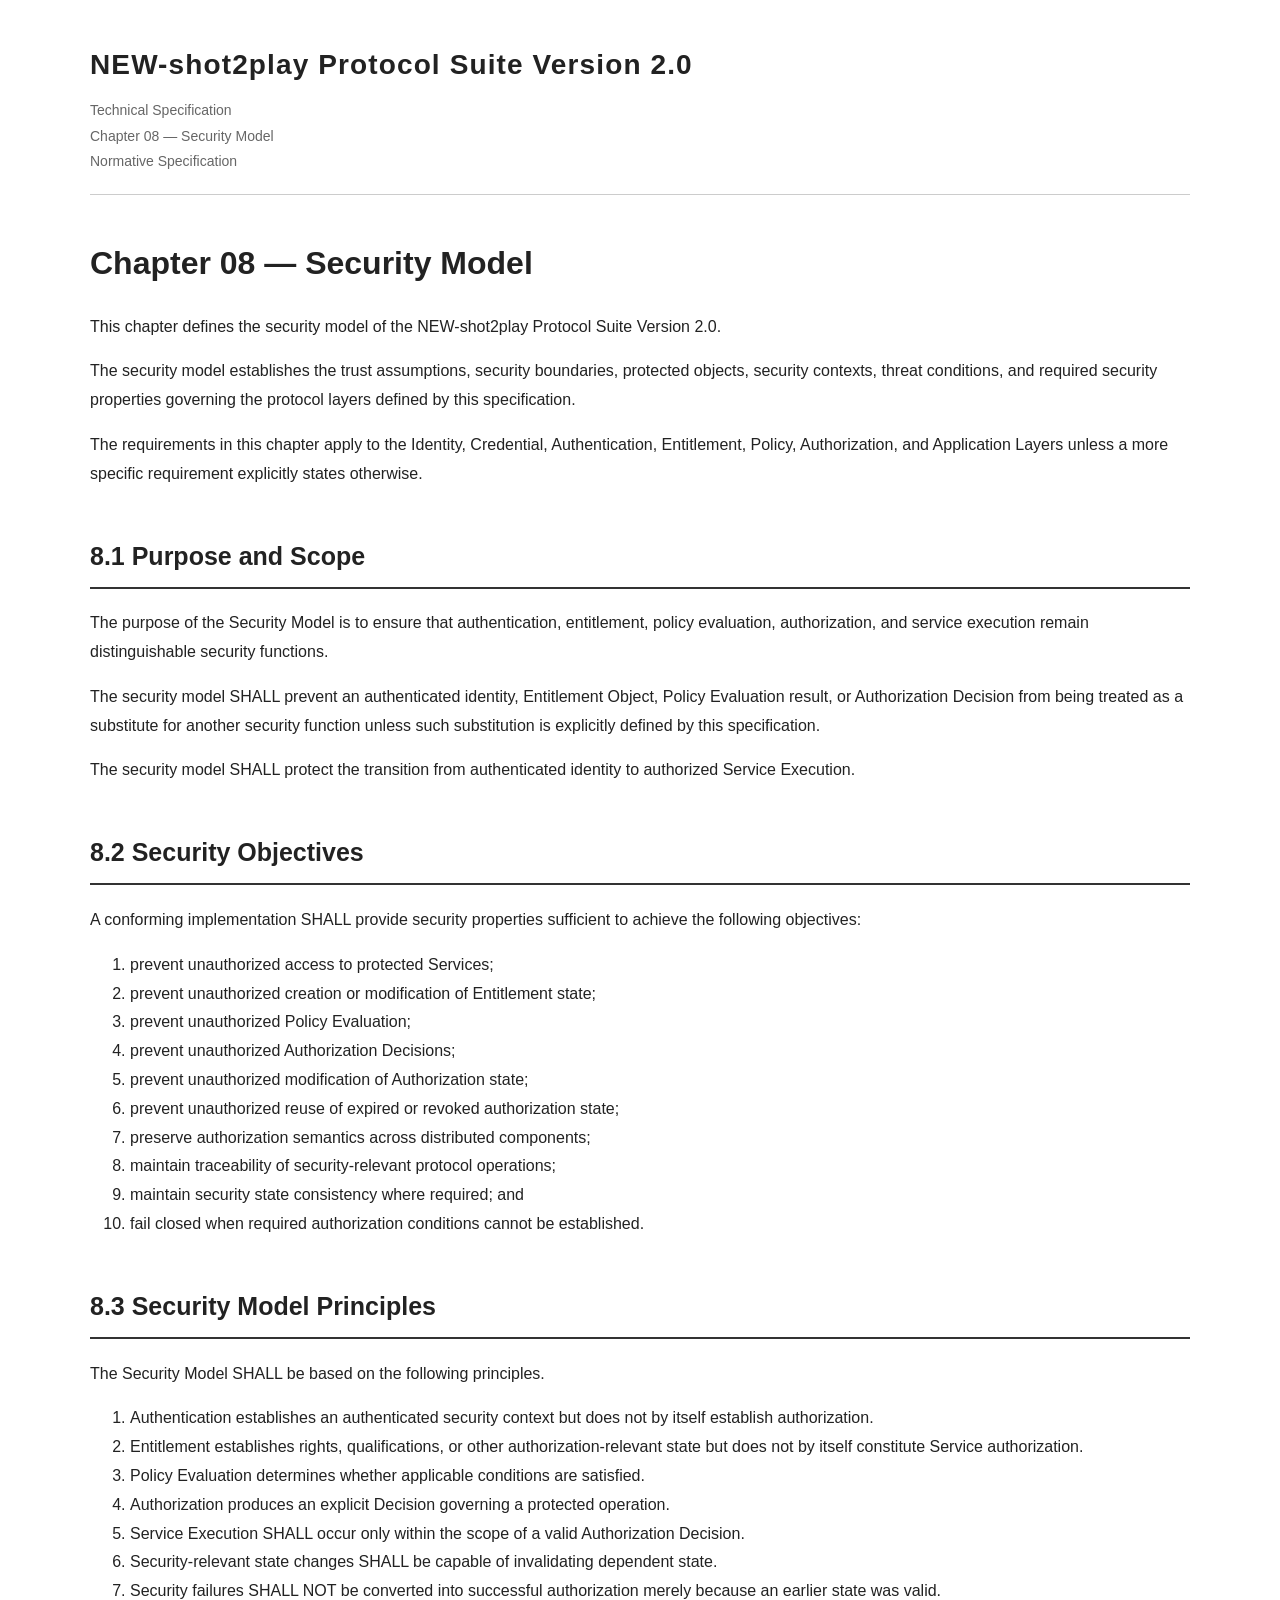
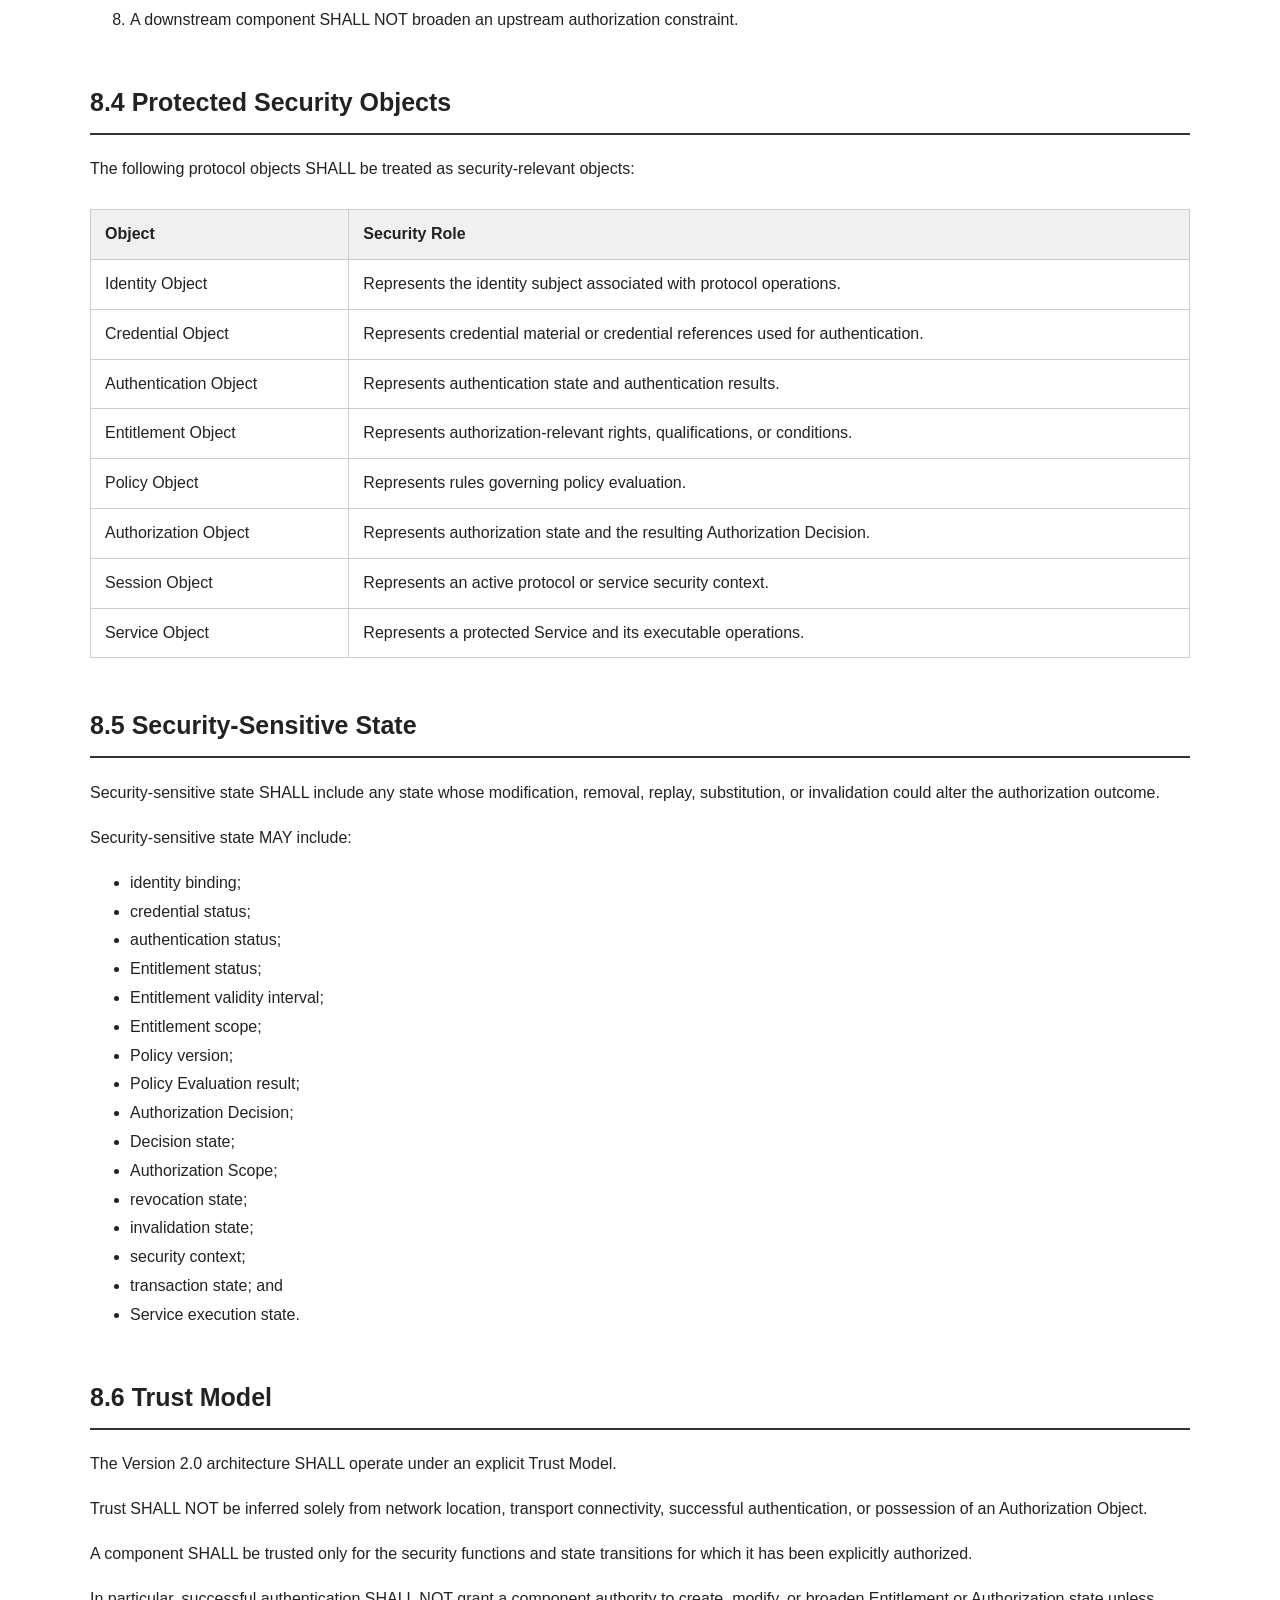
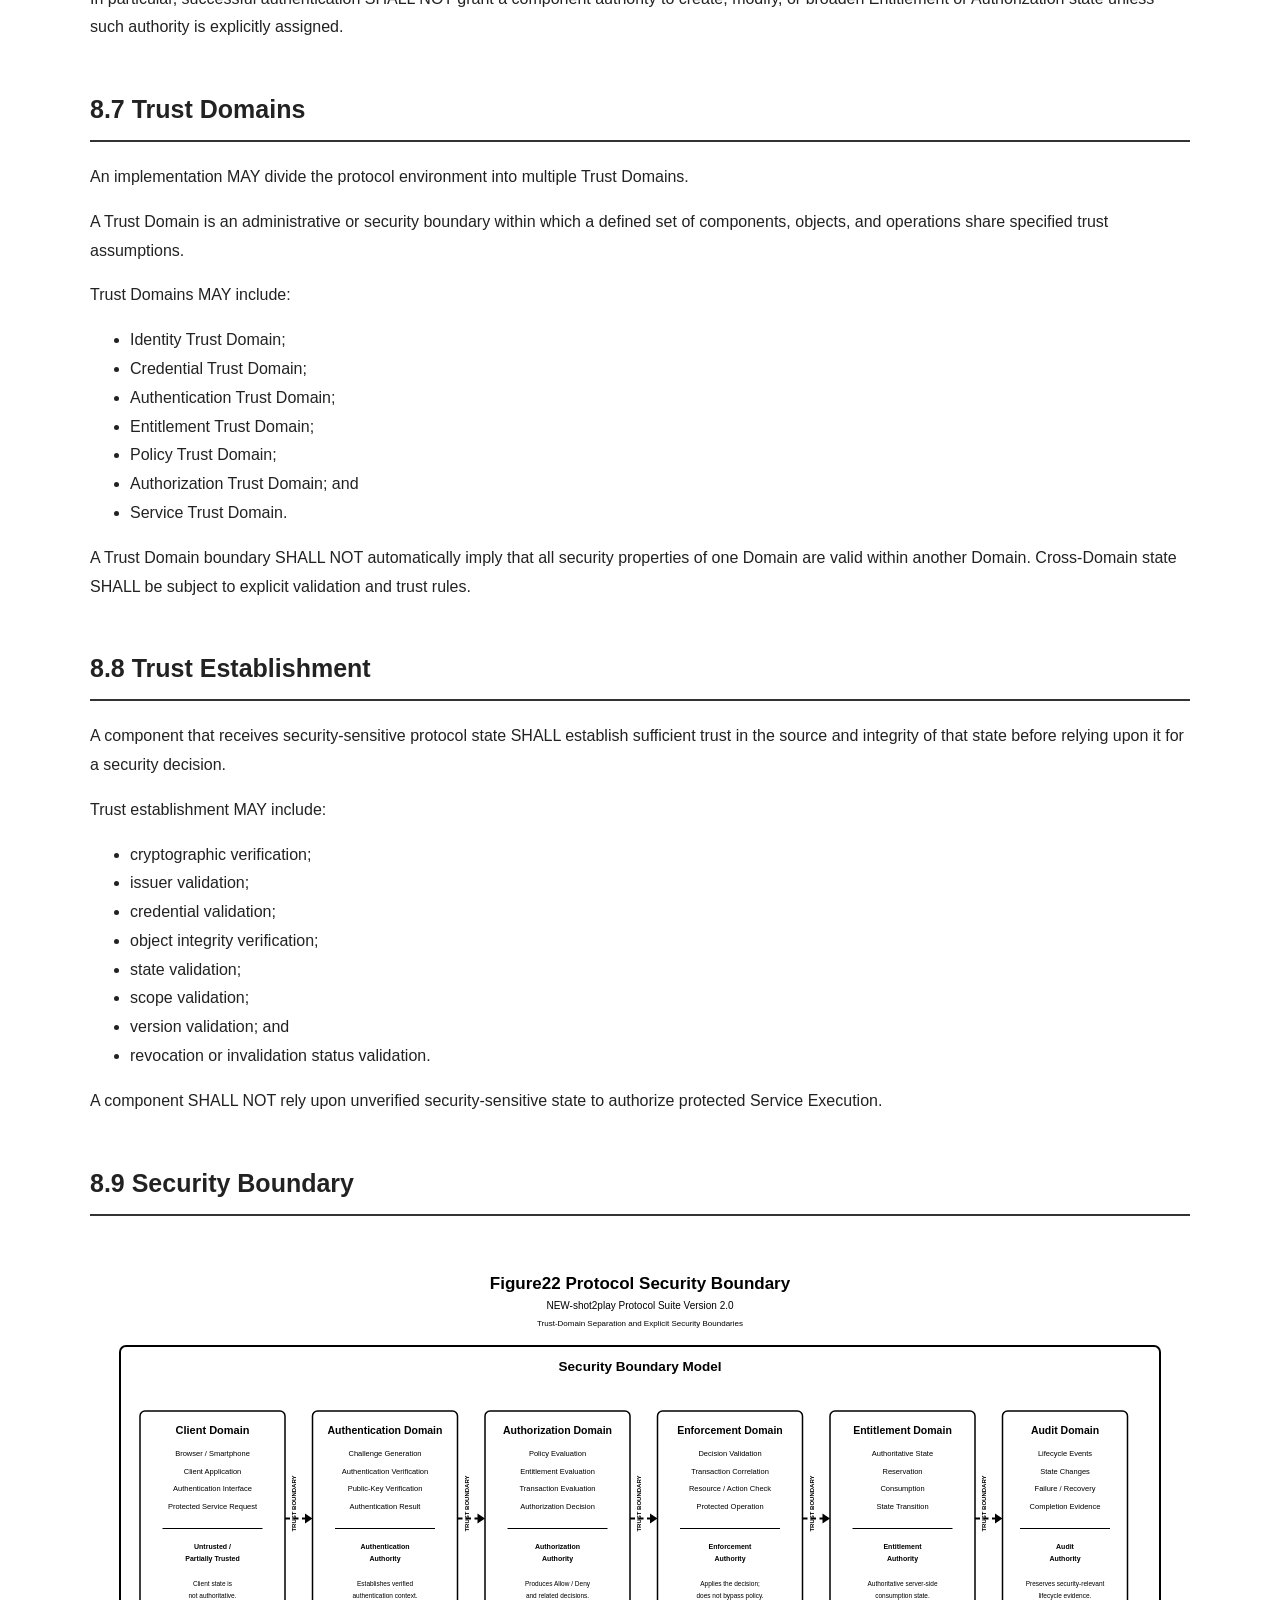
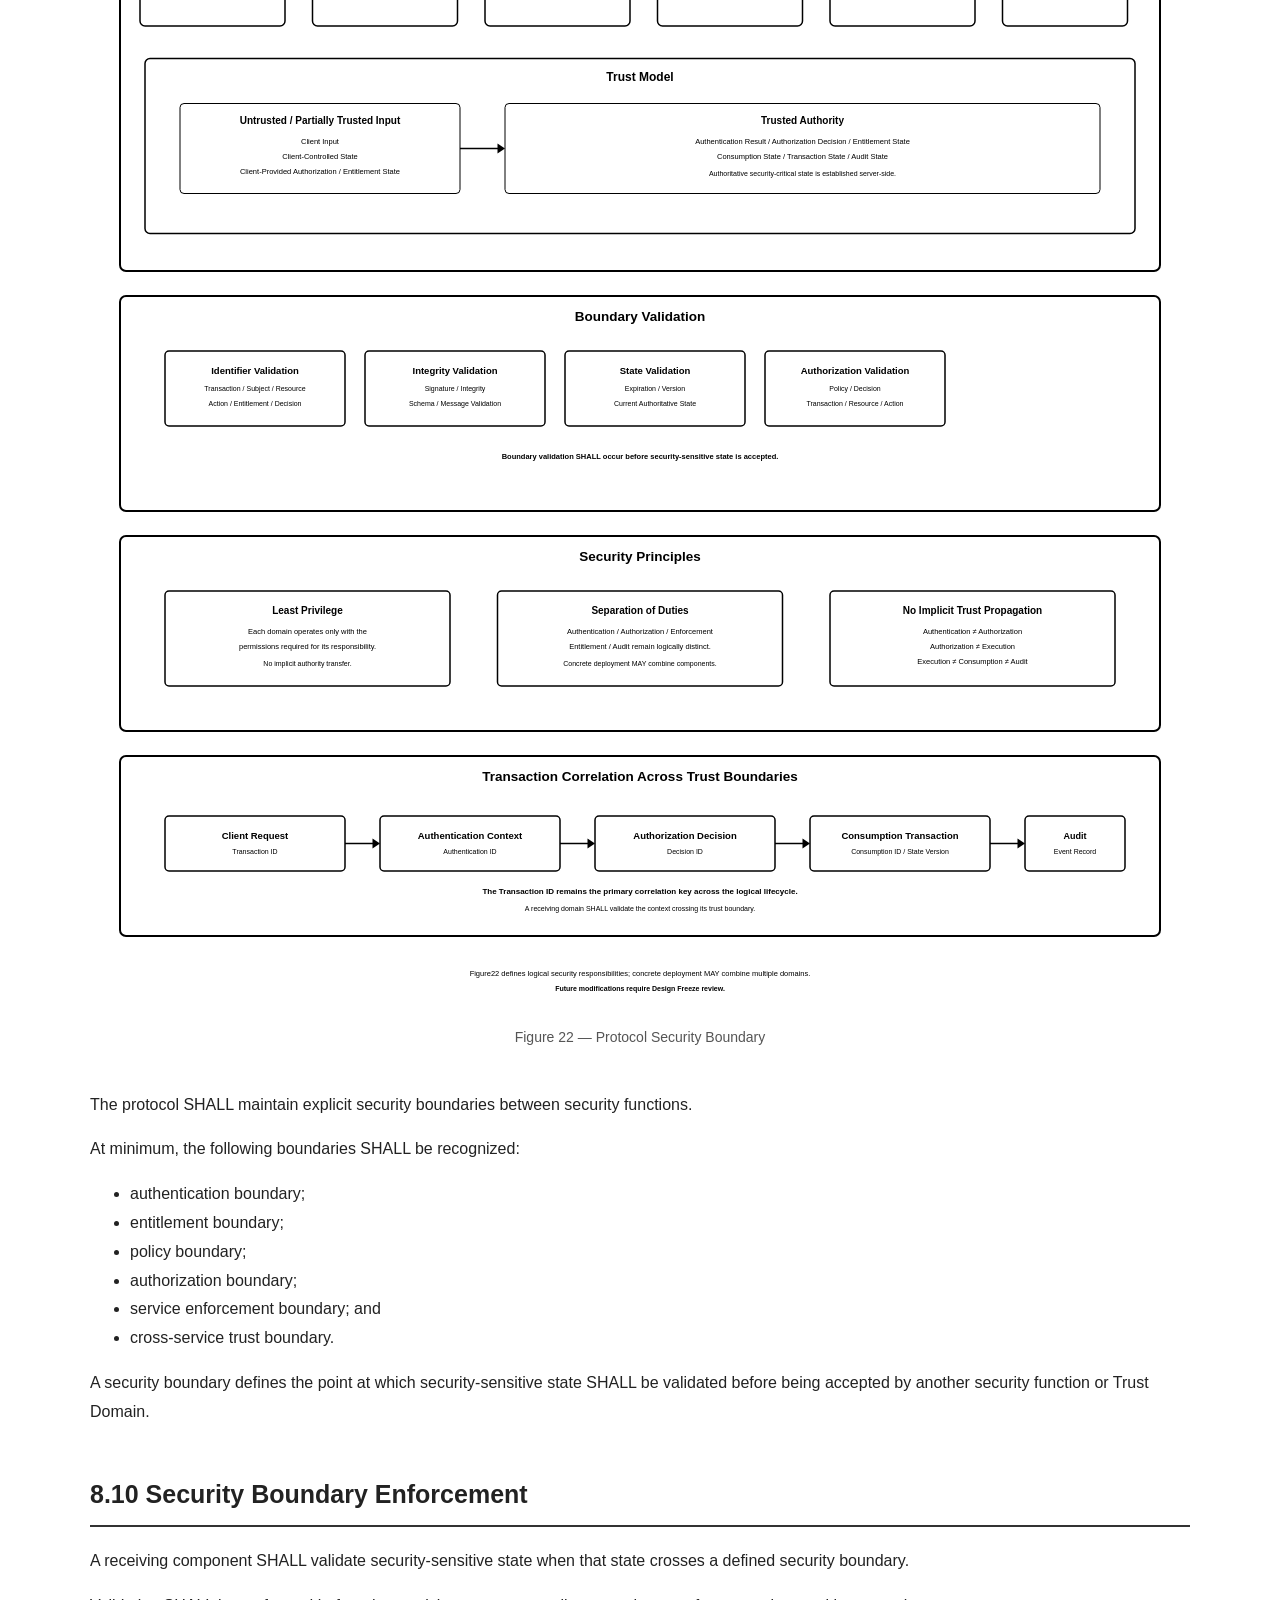
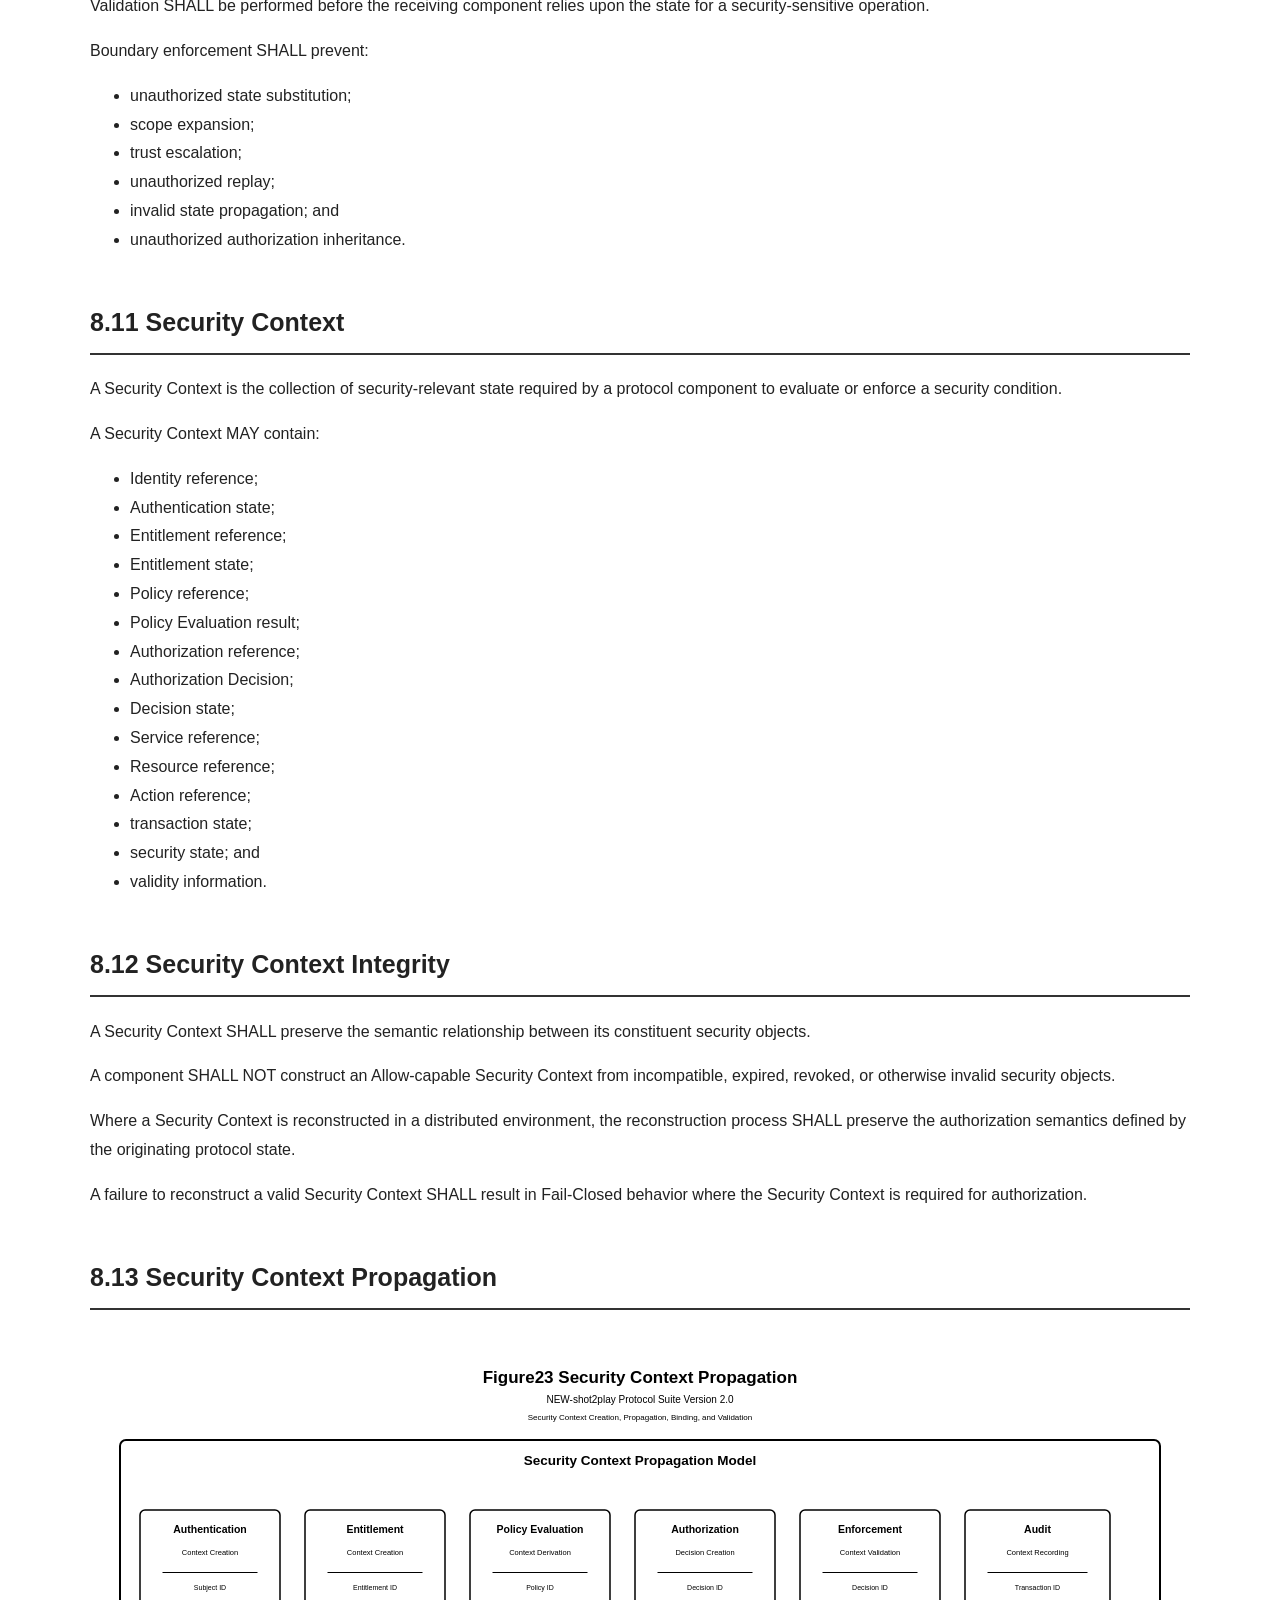
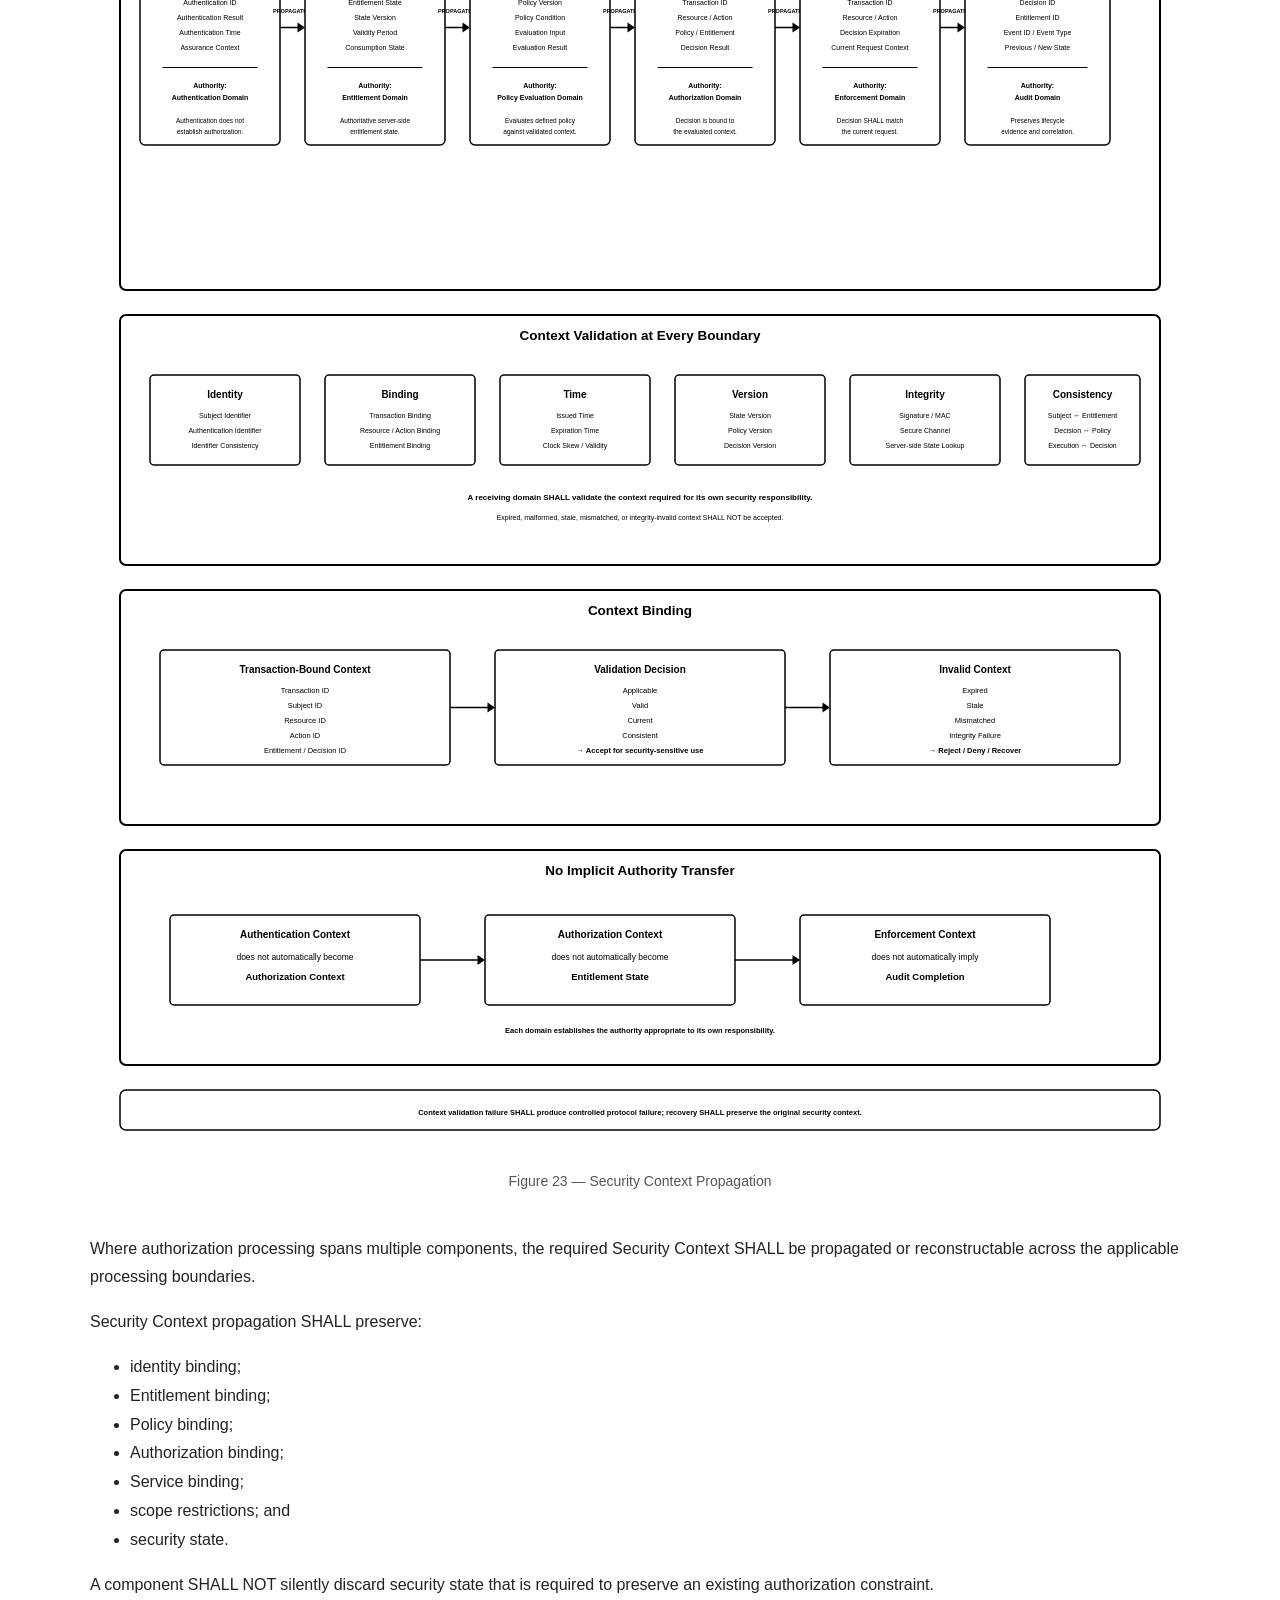
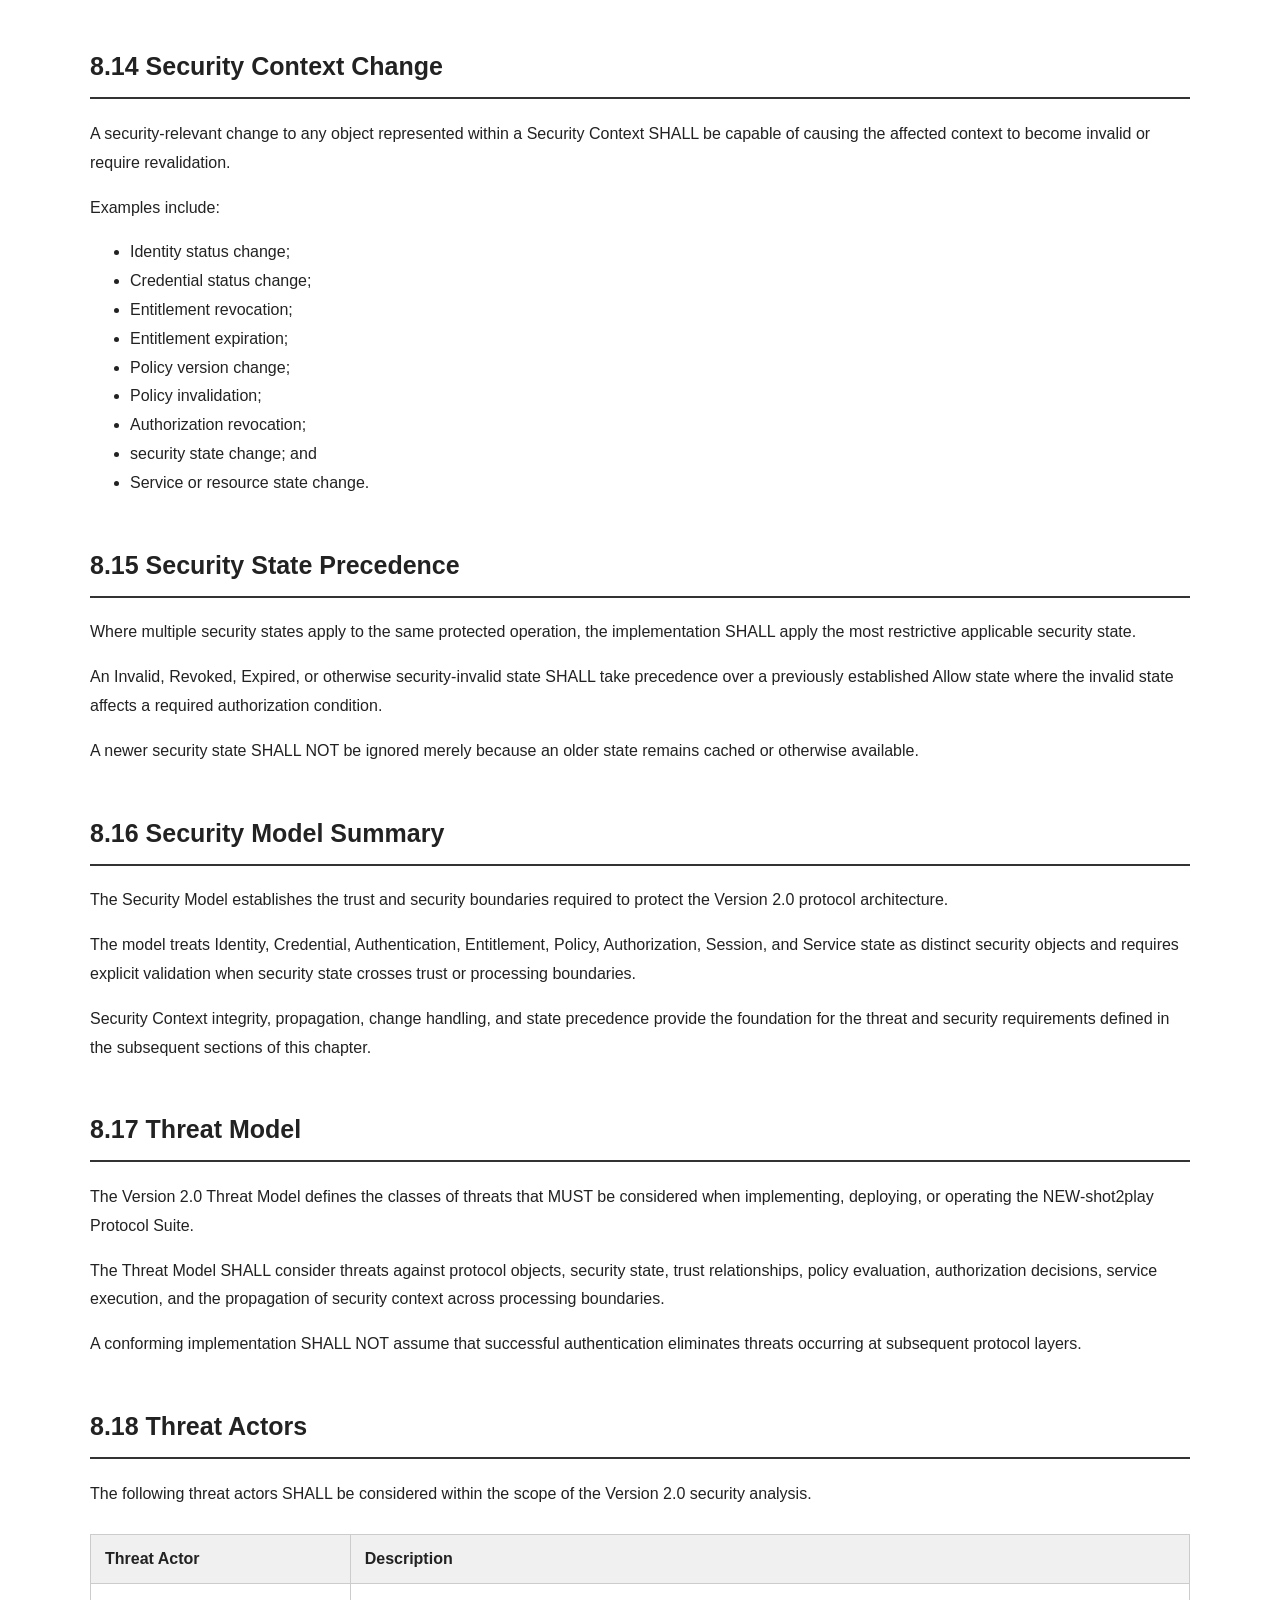
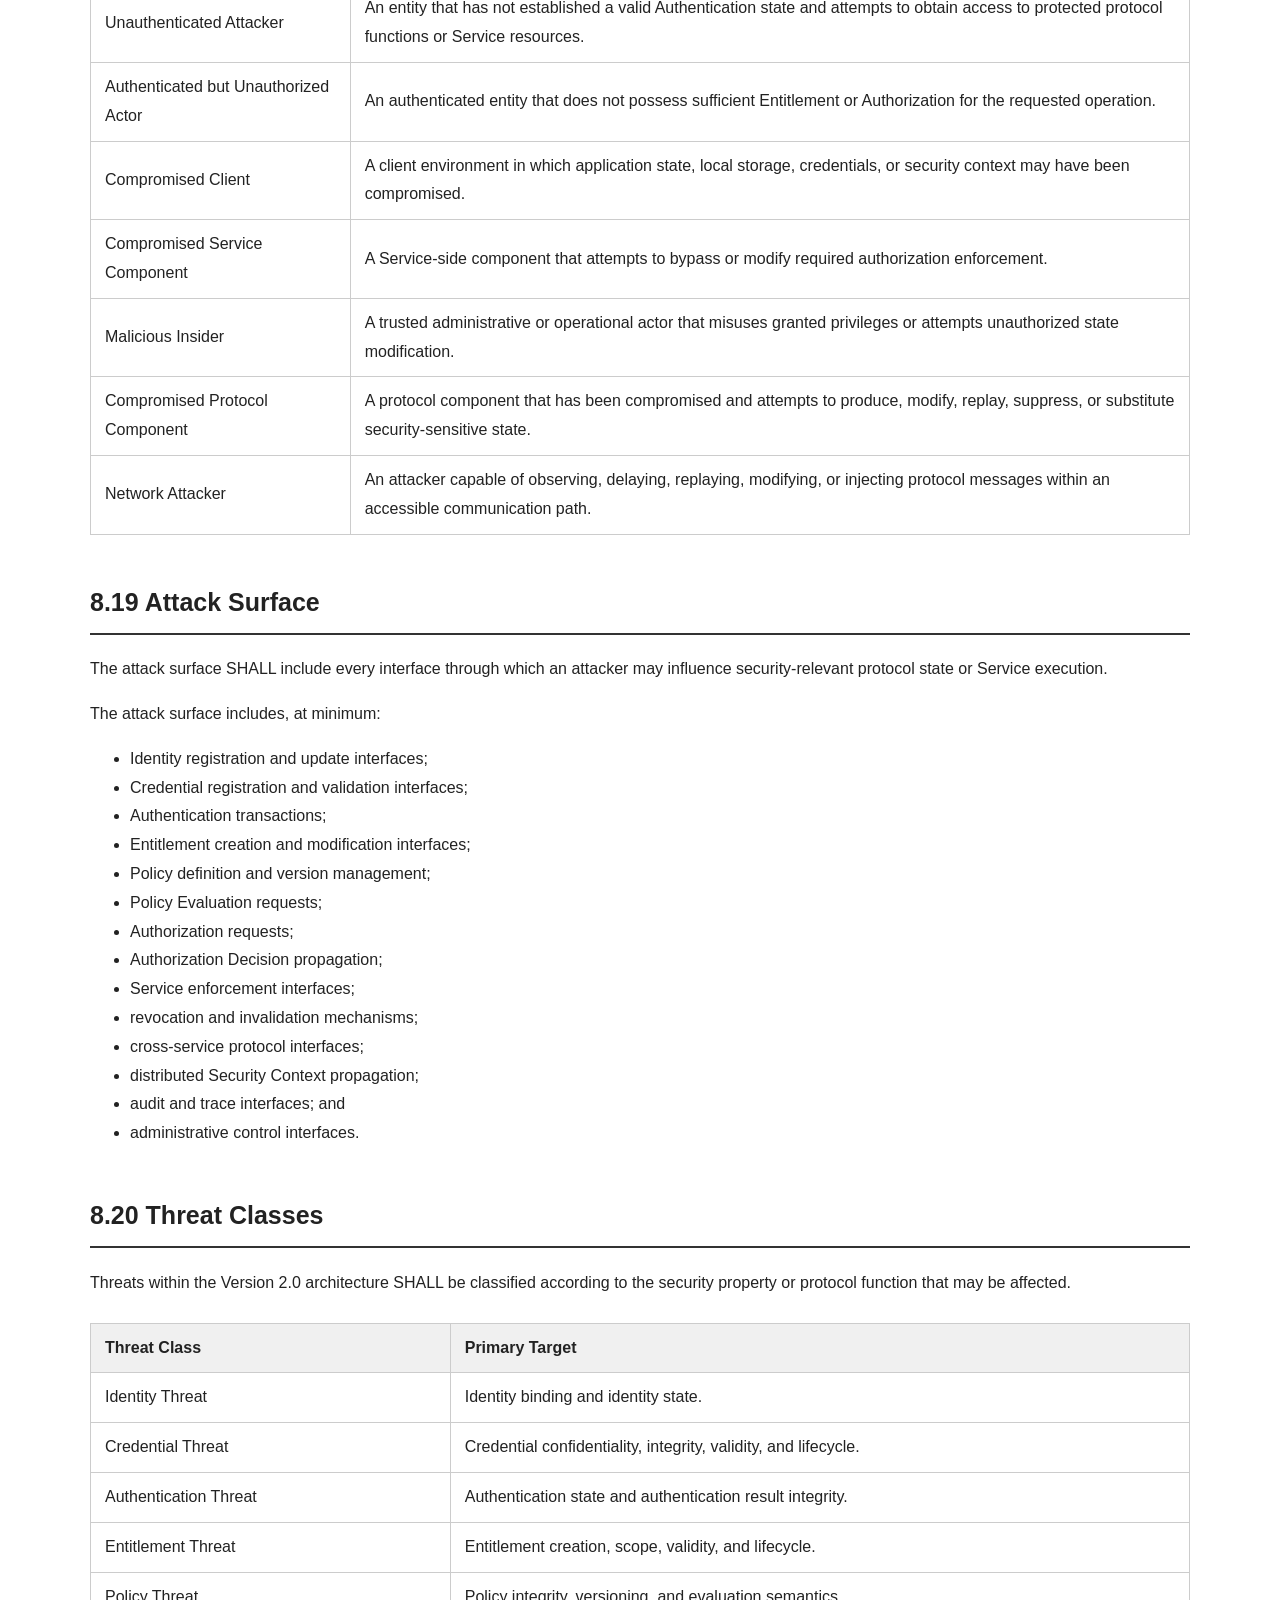
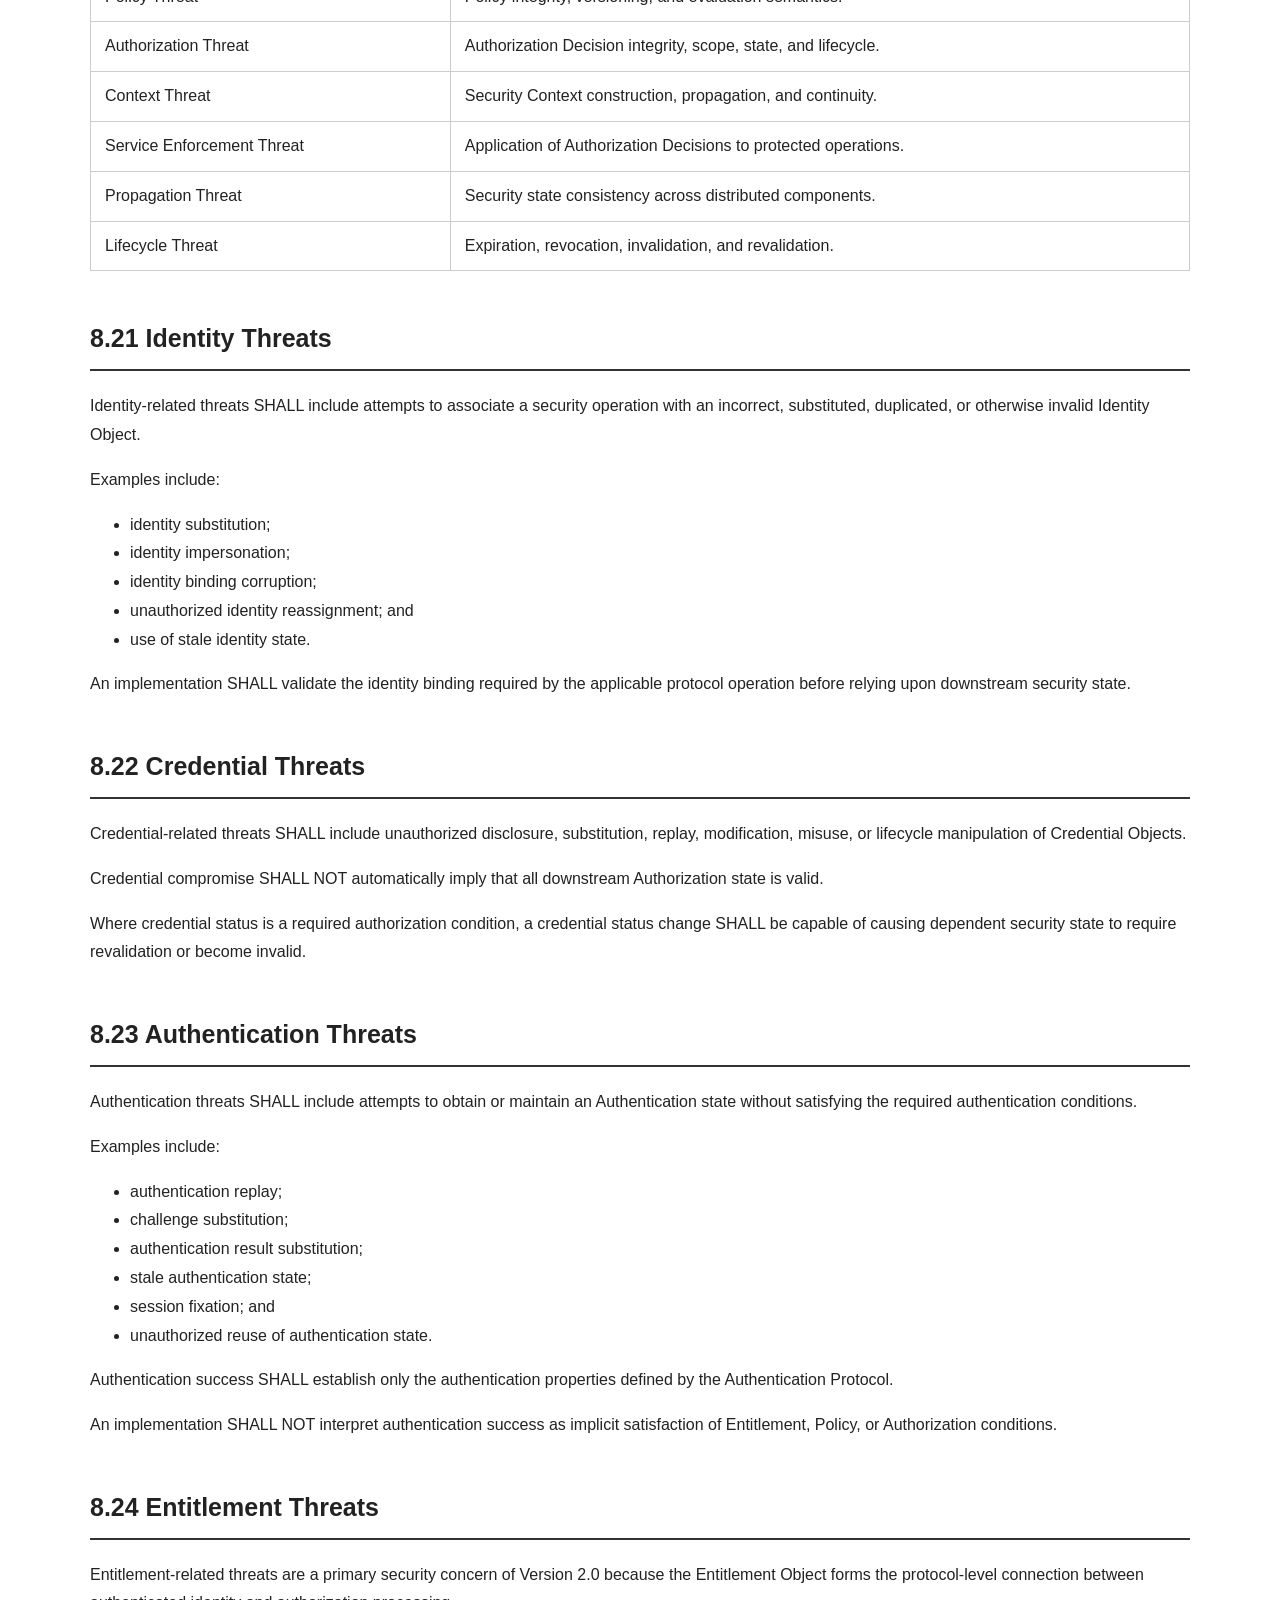
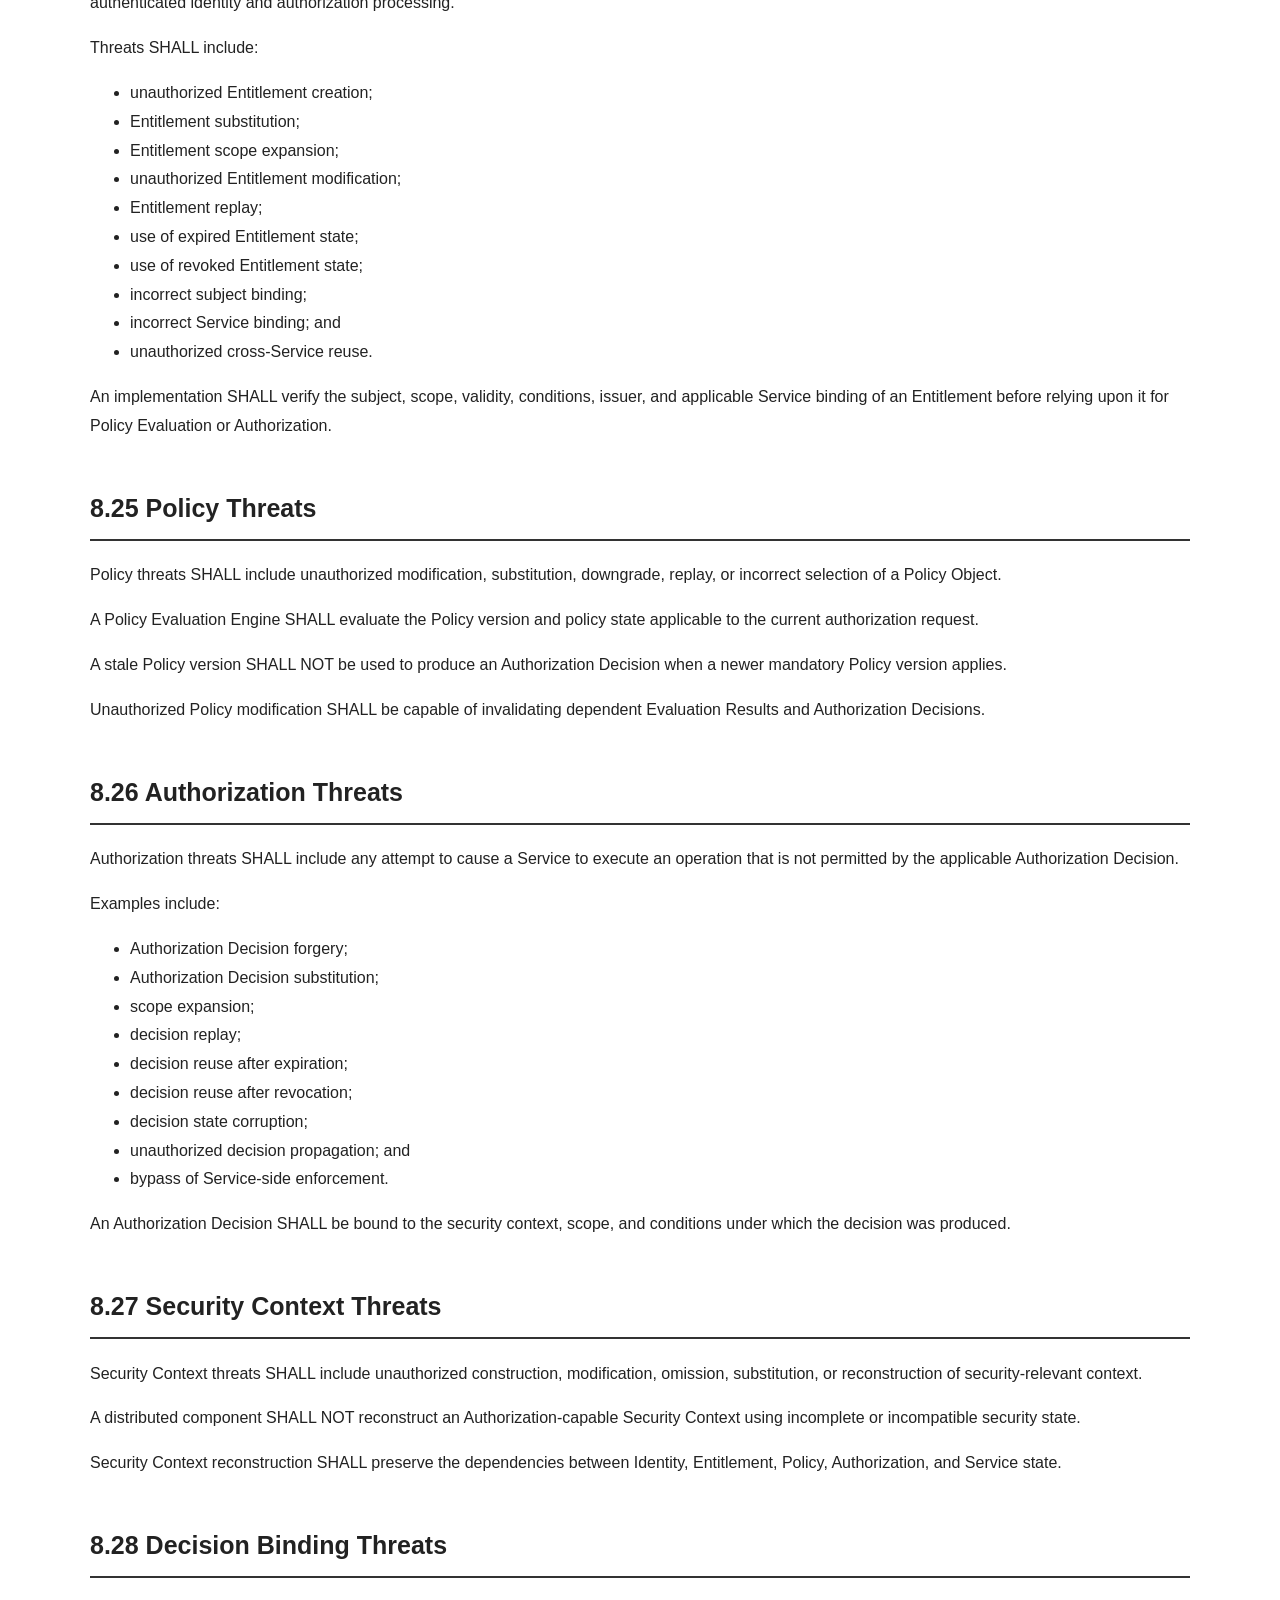
<file: docs/chapter08_security_model.html>
<!DOCTYPE html>
<html lang="en">

<head>

<meta charset="UTF-8">

<meta name="viewport" content="width=device-width, initial-scale=1.0">

<title>
Chapter 08 — Security Model | NEW-shot2play Protocol Suite Version 2.0
</title>

<link rel="stylesheet" href="../css/patent.css">

</head>


<body>


<div class="container">


<header class="spec-header">

<div class="spec-title">
NEW-shot2play Protocol Suite Version 2.0
</div>

<div class="spec-version">
Technical Specification<br>
Chapter 08 — Security Model<br>
Normative Specification
</div>

</header>


<main>


<section>

<h1>
Chapter 08 — Security Model
</h1>

<p>
This chapter defines the security model of the NEW-shot2play
Protocol Suite Version 2.0.
</p>

<p>
The security model establishes the trust assumptions, security
boundaries, protected objects, security contexts, threat conditions,
and required security properties governing the protocol layers
defined by this specification.
</p>

<p>
The requirements in this chapter apply to the Identity, Credential,
Authentication, Entitlement, Policy, Authorization, and Application
Layers unless a more specific requirement explicitly states
otherwise.
</p>

</section>


<section>

<h2>
8.1 Purpose and Scope
</h2>

<p>
The purpose of the Security Model is to ensure that authentication,
entitlement, policy evaluation, authorization, and service execution
remain distinguishable security functions.
</p>

<p>
The security model SHALL prevent an authenticated identity,
Entitlement Object, Policy Evaluation result, or Authorization
Decision from being treated as a substitute for another security
function unless such substitution is explicitly defined by this
specification.
</p>

<p>
The security model SHALL protect the transition from authenticated
identity to authorized Service Execution.
</p>

</section>


<section>

<h2>
8.2 Security Objectives
</h2>

<p>
A conforming implementation SHALL provide security properties
sufficient to achieve the following objectives:
</p>

<ol>

<li>
prevent unauthorized access to protected Services;
</li>

<li>
prevent unauthorized creation or modification of Entitlement
state;
</li>

<li>
prevent unauthorized Policy Evaluation;
</li>

<li>
prevent unauthorized Authorization Decisions;
</li>

<li>
prevent unauthorized modification of Authorization state;
</li>

<li>
prevent unauthorized reuse of expired or revoked authorization
state;
</li>

<li>
preserve authorization semantics across distributed components;
</li>

<li>
maintain traceability of security-relevant protocol operations;
</li>

<li>
maintain security state consistency where required; and</li>

<li>
fail closed when required authorization conditions cannot be
established.
</li>

</ol>

</section>


<section>

<h2>
8.3 Security Model Principles
</h2>

<p>
The Security Model SHALL be based on the following principles.
</p>

<ol>

<li>
Authentication establishes an authenticated security context but
does not by itself establish authorization.
</li>

<li>
Entitlement establishes rights, qualifications, or other
authorization-relevant state but does not by itself constitute
Service authorization.
</li>

<li>
Policy Evaluation determines whether applicable conditions are
satisfied.
</li>

<li>
Authorization produces an explicit Decision governing a protected
operation.
</li>

<li>
Service Execution SHALL occur only within the scope of a valid
Authorization Decision.
</li>

<li>
Security-relevant state changes SHALL be capable of invalidating
dependent state.
</li>

<li>
Security failures SHALL NOT be converted into successful
authorization merely because an earlier state was valid.
</li>

<li>
A downstream component SHALL NOT broaden an upstream authorization
constraint.
</li>

</ol>

</section>


<section>

<h2>
8.4 Protected Security Objects
</h2>

<p>
The following protocol objects SHALL be treated as security-relevant
objects:
</p>

<table>

<tr>
<th>
Object
</th>

<th>
Security Role
</th>
</tr>

<tr>
<td>
Identity Object
</td>

<td>
Represents the identity subject associated with protocol
operations.
</td>
</tr>

<tr>
<td>
Credential Object
</td>

<td>
Represents credential material or credential references used for
authentication.
</td>
</tr>

<tr>
<td>
Authentication Object
</td>

<td>
Represents authentication state and authentication results.
</td>
</tr>

<tr>
<td>
Entitlement Object
</td>

<td>
Represents authorization-relevant rights, qualifications, or
conditions.
</td>
</tr>

<tr>
<td>
Policy Object
</td>

<td>
Represents rules governing policy evaluation.
</td>
</tr>

<tr>
<td>
Authorization Object
</td>

<td>
Represents authorization state and the resulting Authorization
Decision.
</td>
</tr>

<tr>
<td>
Session Object
</td>

<td>
Represents an active protocol or service security context.
</td>
</tr>

<tr>
<td>
Service Object
</td>

<td>
Represents a protected Service and its executable operations.
</td>
</tr>

</table>

</section>


<section>

<h2>
8.5 Security-Sensitive State
</h2>

<p>
Security-sensitive state SHALL include any state whose modification,
removal, replay, substitution, or invalidation could alter the
authorization outcome.
</p>

<p>
Security-sensitive state MAY include:
</p>

<ul>

<li>
identity binding;
</li>

<li>
credential status;
</li>

<li>
authentication status;
</li>

<li>
Entitlement status;
</li>

<li>
Entitlement validity interval;
</li>

<li>
Entitlement scope;
</li>

<li>
Policy version;
</li>

<li>
Policy Evaluation result;
</li>

<li>
Authorization Decision;
</li>

<li>
Decision state;
</li>

<li>
Authorization Scope;
</li>

<li>
revocation state;
</li>

<li>
invalidation state;
</li>

<li>
security context;
</li>

<li>
transaction state; and</li>

<li>
Service execution state.
</li>

</ul>

</section>


<section>

<h2>
8.6 Trust Model
</h2>

<p>
The Version 2.0 architecture SHALL operate under an explicit Trust
Model.
</p>

<p>
Trust SHALL NOT be inferred solely from network location, transport
connectivity, successful authentication, or possession of an
Authorization Object.
</p>

<p>
A component SHALL be trusted only for the security functions and
state transitions for which it has been explicitly authorized.
</p>

<p>
In particular, successful authentication SHALL NOT grant a
component authority to create, modify, or broaden Entitlement or
Authorization state unless such authority is explicitly assigned.
</p>

</section>


<section>

<h2>
8.7 Trust Domains
</h2>

<p>
An implementation MAY divide the protocol environment into
multiple Trust Domains.
</p>

<p>
A Trust Domain is an administrative or security boundary within
which a defined set of components, objects, and operations share
specified trust assumptions.
</p>

<p>
Trust Domains MAY include:
</p>

<ul>

<li>
Identity Trust Domain;
</li>

<li>
Credential Trust Domain;
</li>

<li>
Authentication Trust Domain;
</li>

<li>
Entitlement Trust Domain;
</li>

<li>
Policy Trust Domain;
</li>

<li>
Authorization Trust Domain; and</li>

<li>
Service Trust Domain.
</li>

</ul>

<p>
A Trust Domain boundary SHALL NOT automatically imply that all
security properties of one Domain are valid within another Domain.
Cross-Domain state SHALL be subject to explicit validation and
trust rules.
</p>

</section>


<section>

<h2>
8.8 Trust Establishment
</h2>

<p>
A component that receives security-sensitive protocol state SHALL
establish sufficient trust in the source and integrity of that state
before relying upon it for a security decision.
</p>

<p>
Trust establishment MAY include:
</p>

<ul>

<li>
cryptographic verification;
</li>

<li>
issuer validation;
</li>

<li>
credential validation;
</li>

<li>
object integrity verification;
</li>

<li>
state validation;
</li>

<li>
scope validation;
</li>

<li>
version validation; and</li>

<li>
revocation or invalidation status validation.
</li>

</ul>

<p>
A component SHALL NOT rely upon unverified security-sensitive state
to authorize protected Service Execution.
</p>

</section>


<section>

<h2>
8.9 Security Boundary
</h2>

<figure class="figure-container">

<img
src="../figures/figure22_protocol_security_boundary.svg"
alt="Figure 22 — Protocol Security Boundary"
>

<div class="figure-caption">
Figure 22 — Protocol Security Boundary
</div>

</figure>


<p>
The protocol SHALL maintain explicit security boundaries between
security functions.
</p>

<p>
At minimum, the following boundaries SHALL be recognized:
</p>

<ul>

<li>
authentication boundary;
</li>

<li>
entitlement boundary;
</li>

<li>
policy boundary;
</li>

<li>
authorization boundary;
</li>

<li>
service enforcement boundary; and</li>

<li>
cross-service trust boundary.
</li>

</ul>

<p>
A security boundary defines the point at which security-sensitive
state SHALL be validated before being accepted by another security
function or Trust Domain.
</p>

</section>


<section>

<h2>
8.10 Security Boundary Enforcement
</h2>

<p>
A receiving component SHALL validate security-sensitive state when
that state crosses a defined security boundary.
</p>

<p>
Validation SHALL be performed before the receiving component relies
upon the state for a security-sensitive operation.
</p>

<p>
Boundary enforcement SHALL prevent:
</p>

<ul>

<li>
unauthorized state substitution;
</li>

<li>
scope expansion;
</li>

<li>
trust escalation;
</li>

<li>
unauthorized replay;
</li>

<li>
invalid state propagation; and</li>

<li>
unauthorized authorization inheritance.
</li>

</ul>

</section>


<section>

<h2>
8.11 Security Context
</h2>

<p>
A Security Context is the collection of security-relevant state
required by a protocol component to evaluate or enforce a security
condition.
</p>

<p>
A Security Context MAY contain:
</p>

<ul>

<li>
Identity reference;
</li>

<li>
Authentication state;
</li>

<li>
Entitlement reference;
</li>

<li>
Entitlement state;
</li>

<li>
Policy reference;
</li>

<li>
Policy Evaluation result;
</li>

<li>
Authorization reference;
</li>

<li>
Authorization Decision;
</li>

<li>
Decision state;
</li>

<li>
Service reference;
</li>

<li>
Resource reference;
</li>

<li>
Action reference;
</li>

<li>
transaction state;
</li>

<li>
security state; and</li>

<li>
validity information.
</li>

</ul>

</section>


<section>

<h2>
8.12 Security Context Integrity
</h2>

<p>
A Security Context SHALL preserve the semantic relationship between
its constituent security objects.
</p>

<p>
A component SHALL NOT construct an Allow-capable Security Context
from incompatible, expired, revoked, or otherwise invalid security
objects.
</p>

<p>
Where a Security Context is reconstructed in a distributed
environment, the reconstruction process SHALL preserve the
authorization semantics defined by the originating protocol state.
</p>

<p>
A failure to reconstruct a valid Security Context SHALL result in
Fail-Closed behavior where the Security Context is required for
authorization.
</p>

</section>


<section>

<h2>
8.13 Security Context Propagation
</h2>

<figure class="figure-container">

<img
src="../figures/figure23_security_context_propagation.svg"
alt="Figure 23 — Security Context Propagation"
>

<div class="figure-caption">
Figure 23 — Security Context Propagation
</div>

</figure>


<p>
Where authorization processing spans multiple components, the
required Security Context SHALL be propagated or reconstructable
across the applicable processing boundaries.
</p>

<p>
Security Context propagation SHALL preserve:
</p>

<ul>

<li>
identity binding;
</li>

<li>
Entitlement binding;
</li>

<li>
Policy binding;
</li>

<li>
Authorization binding;
</li>

<li>
Service binding;
</li>

<li>
scope restrictions; and</li>

<li>
security state.
</li>

</ul>

<p>
A component SHALL NOT silently discard security state that is
required to preserve an existing authorization constraint.
</p>

</section>


<section>

<h2>
8.14 Security Context Change
</h2>

<p>
A security-relevant change to any object represented within a
Security Context SHALL be capable of causing the affected context
to become invalid or require revalidation.
</p>

<p>
Examples include:
</p>

<ul>

<li>
Identity status change;
</li>

<li>
Credential status change;
</li>

<li>
Entitlement revocation;
</li>

<li>
Entitlement expiration;
</li>

<li>
Policy version change;
</li>

<li>
Policy invalidation;
</li>

<li>
Authorization revocation;
</li>

<li>
security state change; and</li>

<li>
Service or resource state change.
</li>

</ul>

</section>


<section>

<h2>
8.15 Security State Precedence
</h2>

<p>
Where multiple security states apply to the same protected
operation, the implementation SHALL apply the most restrictive
applicable security state.
</p>

<p>
An Invalid, Revoked, Expired, or otherwise security-invalid state
SHALL take precedence over a previously established Allow state
where the invalid state affects a required authorization condition.
</p>

<p>
A newer security state SHALL NOT be ignored merely because an older
state remains cached or otherwise available.
</p>

</section>


<section>

<h2>
8.16 Security Model Summary
</h2>

<p>
The Security Model establishes the trust and security boundaries
required to protect the Version 2.0 protocol architecture.
</p>

<p>
The model treats Identity, Credential, Authentication, Entitlement,
Policy, Authorization, Session, and Service state as distinct
security objects and requires explicit validation when security
state crosses trust or processing boundaries.
</p>

<p>
Security Context integrity, propagation, change handling, and state
precedence provide the foundation for the threat and security
requirements defined in the subsequent sections of this chapter.
</p>

</section>


<section>

<h2>
8.17 Threat Model
</h2>

<p>
The Version 2.0 Threat Model defines the classes of threats that
MUST be considered when implementing, deploying, or operating the
NEW-shot2play Protocol Suite.
</p>

<p>
The Threat Model SHALL consider threats against protocol objects,
security state, trust relationships, policy evaluation, authorization
decisions, service execution, and the propagation of security
context across processing boundaries.
</p>

<p>
A conforming implementation SHALL NOT assume that successful
authentication eliminates threats occurring at subsequent protocol
layers.
</p>

</section>


<section>

<h2>
8.18 Threat Actors
</h2>

<p>
The following threat actors SHALL be considered within the scope of
the Version 2.0 security analysis.
</p>

<table>

<tr>
<th>
Threat Actor
</th>

<th>
Description
</th>
</tr>

<tr>
<td>
Unauthenticated Attacker
</td>

<td>
An entity that has not established a valid Authentication state and
attempts to obtain access to protected protocol functions or
Service resources.
</td>
</tr>

<tr>
<td>
Authenticated but Unauthorized Actor
</td>

<td>
An authenticated entity that does not possess sufficient Entitlement
or Authorization for the requested operation.
</td>
</tr>

<tr>
<td>
Compromised Client
</td>

<td>
A client environment in which application state, local storage,
credentials, or security context may have been compromised.
</td>
</tr>

<tr>
<td>
Compromised Service Component
</td>

<td>
A Service-side component that attempts to bypass or modify required
authorization enforcement.
</td>
</tr>

<tr>
<td>
Malicious Insider
</td>

<td>
A trusted administrative or operational actor that misuses granted
privileges or attempts unauthorized state modification.
</td>
</tr>

<tr>
<td>
Compromised Protocol Component
</td>

<td>
A protocol component that has been compromised and attempts to
produce, modify, replay, suppress, or substitute security-sensitive
state.
</td>
</tr>

<tr>
<td>
Network Attacker
</td>

<td>
An attacker capable of observing, delaying, replaying, modifying, or
injecting protocol messages within an accessible communication path.
</td>
</tr>

</table>

</section>


<section>

<h2>
8.19 Attack Surface
</h2>

<p>
The attack surface SHALL include every interface through which an
attacker may influence security-relevant protocol state or Service
execution.
</p>

<p>
The attack surface includes, at minimum:
</p>

<ul>

<li>
Identity registration and update interfaces;
</li>

<li>
Credential registration and validation interfaces;
</li>

<li>
Authentication transactions;
</li>

<li>
Entitlement creation and modification interfaces;
</li>

<li>
Policy definition and version management;
</li>

<li>
Policy Evaluation requests;
</li>

<li>
Authorization requests;
</li>

<li>
Authorization Decision propagation;
</li>

<li>
Service enforcement interfaces;
</li>

<li>
revocation and invalidation mechanisms;
</li>

<li>
cross-service protocol interfaces;
</li>

<li>
distributed Security Context propagation;
</li>

<li>
audit and trace interfaces; and</li>

<li>
administrative control interfaces.
</li>

</ul>

</section>


<section>

<h2>
8.20 Threat Classes
</h2>

<p>
Threats within the Version 2.0 architecture SHALL be classified
according to the security property or protocol function that may be
affected.
</p>

<table>

<tr>
<th>
Threat Class
</th>

<th>
Primary Target
</th>
</tr>

<tr>
<td>
Identity Threat
</td>

<td>
Identity binding and identity state.
</td>
</tr>

<tr>
<td>
Credential Threat
</td>

<td>
Credential confidentiality, integrity, validity, and lifecycle.
</td>
</tr>

<tr>
<td>
Authentication Threat
</td>

<td>
Authentication state and authentication result integrity.
</td>
</tr>

<tr>
<td>
Entitlement Threat
</td>

<td>
Entitlement creation, scope, validity, and lifecycle.
</td>
</tr>

<tr>
<td>
Policy Threat
</td>

<td>
Policy integrity, versioning, and evaluation semantics.
</td>
</tr>

<tr>
<td>
Authorization Threat
</td>

<td>
Authorization Decision integrity, scope, state, and lifecycle.
</td>
</tr>

<tr>
<td>
Context Threat
</td>

<td>
Security Context construction, propagation, and continuity.
</td>
</tr>

<tr>
<td>
Service Enforcement Threat
</td>

<td>
Application of Authorization Decisions to protected operations.
</td>
</tr>

<tr>
<td>
Propagation Threat
</td>

<td>
Security state consistency across distributed components.
</td>
</tr>

<tr>
<td>
Lifecycle Threat
</td>

<td>
Expiration, revocation, invalidation, and revalidation.
</td>
</tr>

</table>

</section>


<section>

<h2>
8.21 Identity Threats
</h2>

<p>
Identity-related threats SHALL include attempts to associate a
security operation with an incorrect, substituted, duplicated, or
otherwise invalid Identity Object.
</p>

<p>
Examples include:
</p>

<ul>

<li>
identity substitution;
</li>

<li>
identity impersonation;
</li>

<li>
identity binding corruption;
</li>

<li>
unauthorized identity reassignment; and</li>

<li>
use of stale identity state.
</li>

</ul>

<p>
An implementation SHALL validate the identity binding required by
the applicable protocol operation before relying upon downstream
security state.
</p>

</section>


<section>

<h2>
8.22 Credential Threats
</h2>

<p>
Credential-related threats SHALL include unauthorized disclosure,
substitution, replay, modification, misuse, or lifecycle
manipulation of Credential Objects.
</p>

<p>
Credential compromise SHALL NOT automatically imply that all
downstream Authorization state is valid.
</p>

<p>
Where credential status is a required authorization condition, a
credential status change SHALL be capable of causing dependent
security state to require revalidation or become invalid.
</p>

</section>


<section>

<h2>
8.23 Authentication Threats
</h2>

<p>
Authentication threats SHALL include attempts to obtain or maintain
an Authentication state without satisfying the required
authentication conditions.
</p>

<p>
Examples include:
</p>

<ul>

<li>
authentication replay;
</li>

<li>
challenge substitution;
</li>

<li>
authentication result substitution;
</li>

<li>
stale authentication state;
</li>

<li>
session fixation; and</li>

<li>
unauthorized reuse of authentication state.
</li>

</ul>

<p>
Authentication success SHALL establish only the authentication
properties defined by the Authentication Protocol.
</p>

<p>
An implementation SHALL NOT interpret authentication success as
implicit satisfaction of Entitlement, Policy, or Authorization
conditions.
</p>

</section>


<section>

<h2>
8.24 Entitlement Threats
</h2>

<p>
Entitlement-related threats are a primary security concern of
Version 2.0 because the Entitlement Object forms the protocol-level
connection between authenticated identity and authorization
processing.
</p>

<p>
Threats SHALL include:
</p>

<ul>

<li>
unauthorized Entitlement creation;
</li>

<li>
Entitlement substitution;
</li>

<li>
Entitlement scope expansion;
</li>

<li>
unauthorized Entitlement modification;
</li>

<li>
Entitlement replay;
</li>

<li>
use of expired Entitlement state;
</li>

<li>
use of revoked Entitlement state;
</li>

<li>
incorrect subject binding;
</li>

<li>
incorrect Service binding; and</li>

<li>
unauthorized cross-Service reuse.
</li>

</ul>

<p>
An implementation SHALL verify the subject, scope, validity,
conditions, issuer, and applicable Service binding of an Entitlement
before relying upon it for Policy Evaluation or Authorization.
</p>

</section>


<section>

<h2>
8.25 Policy Threats
</h2>

<p>
Policy threats SHALL include unauthorized modification,
substitution, downgrade, replay, or incorrect selection of a Policy
Object.
</p>

<p>
A Policy Evaluation Engine SHALL evaluate the Policy version and
policy state applicable to the current authorization request.
</p>

<p>
A stale Policy version SHALL NOT be used to produce an Authorization
Decision when a newer mandatory Policy version applies.
</p>

<p>
Unauthorized Policy modification SHALL be capable of invalidating
dependent Evaluation Results and Authorization Decisions.
</p>

</section>


<section>

<h2>
8.26 Authorization Threats
</h2>

<p>
Authorization threats SHALL include any attempt to cause a Service
to execute an operation that is not permitted by the applicable
Authorization Decision.
</p>

<p>
Examples include:
</p>

<ul>

<li>
Authorization Decision forgery;
</li>

<li>
Authorization Decision substitution;
</li>

<li>
scope expansion;
</li>

<li>
decision replay;
</li>

<li>
decision reuse after expiration;
</li>

<li>
decision reuse after revocation;
</li>

<li>
decision state corruption;
</li>

<li>
unauthorized decision propagation; and</li>

<li>
bypass of Service-side enforcement.
</li>

</ul>

<p>
An Authorization Decision SHALL be bound to the security context,
scope, and conditions under which the decision was produced.
</p>

</section>


<section>

<h2>
8.27 Security Context Threats
</h2>

<p>
Security Context threats SHALL include unauthorized construction,
modification, omission, substitution, or reconstruction of
security-relevant context.
</p>

<p>
A distributed component SHALL NOT reconstruct an Authorization-capable
Security Context using incomplete or incompatible security state.
</p>

<p>
Security Context reconstruction SHALL preserve the dependencies
between Identity, Entitlement, Policy, Authorization, and Service
state.
</p>

</section>


<section>

<h2>
8.28 Decision Binding Threats
</h2>

<p>
An Authorization Decision SHALL be protected against separation from
the security conditions under which it was produced.
</p>

<p>
A conforming implementation SHALL prevent an Authorization Decision
from being detached from required:
</p>

<ul>

<li>
Identity binding;
</li>

<li>
Entitlement binding;
</li>

<li>
Policy binding;
</li>

<li>
Service binding;
</li>

<li>
resource binding;
</li>

<li>
action scope; and</li>

<li>
security state.
</li>

</ul>

<p>
A decision that cannot be reliably associated with its required
security conditions SHALL NOT authorize protected Service
Execution.
</p>

</section>


<section>

<h2>
8.29 Propagation Threats
</h2>

<p>
Propagation threats SHALL include unauthorized alteration, loss,
reordering, duplication, suppression, or inconsistent interpretation
of security state as it moves between protocol components.
</p>

<p>
Where the same Authorization Decision is processed by multiple
components, each component SHALL preserve the security constraints
associated with that Decision.
</p>

<p>
A downstream component SHALL NOT interpret a propagated decision as
having broader scope than the originating decision.
</p>

</section>


<section>

<h2>
8.30 Lifecycle Threats
</h2>

<figure class="figure-container">

<img
src="../figures/figure21_protocol_global_lifecycle.svg"
alt="Figure 21 — Protocol Global Lifecycle"
>

<div class="figure-caption">
Figure 21 — Protocol Global Lifecycle
</div>

</figure>


<p>
Lifecycle threats SHALL include the unauthorized continued use of
security state after expiration, revocation, invalidation, or other
security-relevant state changes.
</p>

<p>
An implementation SHALL define and enforce lifecycle transitions
for security-sensitive objects.
</p>

<p>
At minimum, lifecycle processing SHALL account for:
</p>

<ul>

<li>
creation;
</li>

<li>
activation;
</li>

<li>
validity;
</li>

<li>
expiration;
</li>

<li>
revocation;
</li>

<li>
invalidation;
</li>

<li>
revalidation;
</li>

<li>
recovery; and</li>

<li>
final termination.
</li>

</ul>

</section>


<section>

<h2>
8.31 Replay Threats
</h2>

<p>
Replay attacks SHALL be considered against all security-sensitive
protocol messages and objects for which repeated use could alter a
security decision or Service outcome.
</p>

<p>
Replay protection MAY be provided through transaction identifiers,
nonces, timestamps, validity intervals, state tracking, unique
object identifiers, cryptographic binding, or equivalent
mechanisms.
</p>

<p>
A replayed security object SHALL NOT be accepted when its lifecycle
state or transaction context no longer permits its use.
</p>

</section>


<section>

<h2>
8.32 Substitution Threats
</h2>

<p>
Substitution threats SHALL include attempts to replace one
security-sensitive object, state, or result with another object that
is syntactically valid but semantically unauthorized.
</p>

<p>
Implementations SHALL validate semantic bindings in addition to
message syntax and cryptographic integrity.
</p>

<p>
In particular, successful verification of an object SHALL NOT by
itself establish that the object is applicable to the current
Identity, Service, Resource, Action, Policy, or transaction.
</p>

</section>


<section>

<h2>
8.33 Scope Expansion Threats
</h2>

<p>
Scope expansion SHALL be treated as a security violation when an
operation obtains permissions, resources, Services, Actions, or
conditions broader than those established by the applicable
Entitlement or Authorization state.
</p>

<p>
A downstream component SHALL inherit restrictions from upstream
security state.
</p>

<p>
A downstream component MAY further restrict scope but SHALL NOT
broaden a required restriction without a new valid authorization
process.
</p>

</section>


<section>

<h2>
8.34 Revocation and Invalidation Threats
</h2>

<p>
Revocation and invalidation mechanisms SHALL be protected against
unauthorized suppression, delay, substitution, or incomplete
propagation.
</p>

<p>
When a security state change invalidates dependent authorization
state, the invalidation SHALL propagate to all components that may
otherwise rely upon the affected state.
</p>

<p>
A component SHALL NOT continue to treat a known-invalid
Authorization Decision as valid merely because the Decision was
previously accepted.
</p>

</section>


<section>

<h2>
8.35 Fail-Open Threats
</h2>

<p>
A Fail-Open condition occurs when an implementation permits
protected Service Execution despite being unable to establish a
required security condition.
</p>

<p>
Fail-Open behavior SHALL be treated as a security threat.
</p>

<p>
Where a required Authorization condition cannot be established, the
implementation SHALL reject the protected operation unless an
explicitly defined exception permits continued execution.
</p>

</section>


<section>

<h2>
8.36 Fail-Closed Requirement
</h2>

<p>
The Version 2.0 authorization architecture SHALL implement
Fail-Closed behavior for security conditions that are mandatory for
the requested operation.
</p>

<p>
The following conditions SHALL result in denial or equivalent
non-authorized behavior when they cannot be reliably established:
</p>

<ul>

<li>
required Identity validity;
</li>

<li>
required Authentication validity;
</li>

<li>
required Entitlement validity;
</li>

<li>
required Policy validity;
</li>

<li>
required Authorization validity;
</li>

<li>
required Security Context integrity;
</li>

<li>
required revocation state;
</li>

<li>
required invalidation state; and</li>

<li>
required Service or resource security state.
</li>

</ul>

</section>



<section>

<h2>
8.37 Security Requirements
</h2>

<p>
A conforming implementation SHALL implement the security
requirements defined in this chapter together with the normative
requirements applicable to the individual protocol layers.
</p>

<p>
Security requirements SHALL apply to both protocol state and the
processing behavior of components that create, evaluate, propagate,
or enforce that state.
</p>

<p>
An implementation SHALL NOT claim conformance solely on the basis
of cryptographic message protection if the implementation fails to
enforce the semantic security requirements defined by this
specification.
</p>

</section>


<section>

<h2>
8.38 Authentication Security Requirements
</h2>

<p>
The Authentication Layer SHALL establish an authenticated security
state only after the applicable authentication conditions have been
satisfied.
</p>

<p>
Authentication state SHALL be bound to the Identity Object for which
the authentication was performed.
</p>

<p>
Authentication state SHALL NOT be transferable to another Identity
Object without a new authentication operation.
</p>

<p>
An implementation SHALL protect authentication transactions against
replay, substitution, and unauthorized modification.
</p>

<p>
Authentication state SHALL have a defined validity condition.
</p>

<p>
When authentication state becomes invalid and that state is required
by a downstream authorization condition, dependent authorization
processing SHALL require revalidation or SHALL fail closed.
</p>

</section>


<section>

<h2>
8.39 Entitlement Security Requirements
</h2>

<p>
The Entitlement Layer SHALL protect the integrity, authenticity,
scope, validity, and lifecycle of every Entitlement Object used for
authorization.
</p>

<p>
An Entitlement Object SHALL identify or otherwise securely bind the
subject to which the entitlement applies.
</p>

<p>
An Entitlement Object SHALL define sufficient information to
determine its applicable scope and validity.
</p>

<p>
An implementation SHALL prevent unauthorized modification of:
</p>

<ul>

<li>
subject binding;
</li>

<li>
Service binding;
</li>

<li>
scope;
</li>

<li>
conditions;
</li>

<li>
validity interval;
</li>

<li>
quantity or usage restrictions; and</li>

<li>
revocation state.
</li>

</ul>

<p>
An Entitlement that has expired, been revoked, or otherwise become
invalid SHALL NOT be used as a valid authorization input.
</p>

</section>


<section>

<h2>
8.40 Policy Security Requirements
</h2>

<p>
Policy Objects SHALL be protected against unauthorized creation,
modification, substitution, rollback, and unauthorized version
selection.
</p>

<p>
The Policy Evaluation Engine SHALL evaluate the Policy Object that
is applicable to the current request and security context.
</p>

<p>
Policy evaluation SHALL preserve the distinction between policy
conditions and authorization results.
</p>

<p>
A Policy Evaluation Result SHALL NOT be treated as an Authorization
Decision unless the authorization process explicitly establishes
that result as an authorization input.
</p>

<p>
A Policy version that is no longer valid SHALL NOT be used for a
security decision when a newer mandatory version applies.
</p>

</section>


<section>

<h2>
8.41 Authorization Security Requirements
</h2>

<p>
The Authorization Layer SHALL produce an explicit Authorization
Decision for each protected operation for which authorization is
required.
</p>

<p>
An Authorization Decision SHALL identify or securely bind the
security context under which the decision was produced.
</p>

<p>
An Authorization Decision SHALL include or reference sufficient
information to determine:
</p>

<ul>

<li>
the authorized subject;
</li>

<li>
the authorized Service;
</li>

<li>
the authorized Resource or operation;
</li>

<li>
the applicable scope;
</li>

<li>
the applicable conditions;
</li>

<li>
the Decision state; and</li>

<li>
the validity or lifecycle state.
</li>

</ul>

<p>
An Allow decision SHALL NOT be considered valid solely because the
underlying message is syntactically correct.
</p>

</section>


<section>

<h2>
8.42 Service Enforcement Security Requirements
</h2>

<p>
A Service that performs a protected operation SHALL enforce the
applicable Authorization Decision before executing that operation.
</p>

<p>
Service enforcement SHALL verify that the Authorization Decision
applies to:
</p>

<ul>

<li>
the requesting subject;
</li>

<li>
the requested Service;
</li>

<li>
the requested Resource;
</li>

<li>
the requested Action;
</li>

<li>
the applicable scope; and</li>

<li>
the current security state.
</li>

</ul>

<p>
A Service SHALL NOT execute a protected operation based solely on
Authentication success.
</p>

<p>
A Service SHALL NOT expand an Authorization Scope beyond the scope
established by the applicable Authorization Decision.
</p>

</section>


<section>

<h2>
8.43 Revocation and Revalidation
</h2>

<p>
Security-sensitive objects and decisions SHALL support revocation
and revalidation where their continued validity depends upon
changeable security state.
</p>

<p>
When an Entitlement, Policy, Credential, Authentication state, or
other dependency becomes invalid, dependent Authorization state
SHALL be revalidated where required by the applicable dependency
relationship.
</p>

<p>
A revalidation operation SHALL evaluate the current applicable
security state rather than merely confirm that a previous decision
was once valid.
</p>

<p>
A revoked or invalidated Authorization Decision SHALL NOT be reused
for a protected operation.
</p>

</section>


<section>

<h2>
8.44 Security Event Handling
</h2>

<p>
Security-relevant state changes SHALL generate or otherwise produce
events sufficient to permit dependent security state to be updated,
invalidated, or revalidated.
</p>

<p>
Security events MAY include:
</p>

<ul>

<li>
Identity state changes;
</li>

<li>
Credential state changes;
</li>

<li>
Authentication state changes;
</li>

<li>
Entitlement creation;
</li>

<li>
Entitlement modification;
</li>

<li>
Entitlement expiration;
</li>

<li>
Entitlement revocation;
</li>

<li>
Policy version changes;
</li>

<li>
Policy invalidation;
</li>

<li>
Authorization revocation;
</li>

<li>
Security Context invalidation; and</li>

<li>
Service security state changes.
</li>

</ul>

<p>
A security event that affects an active authorization dependency
SHALL be processed according to the dependency and invalidation
rules applicable to that state.
</p>

</section>


<section>

<h2>
8.45 Audit and Traceability
</h2>

<figure class="figure-container">

<img
src="../figures/figure20_audit_traceability_model.svg"
alt="Figure 20 — Audit and Traceability Model"
>

<div class="figure-caption">
Figure 20 — Audit and Traceability Model
</div>

</figure>


<p>
Security-sensitive protocol operations SHALL be traceable to the
extent necessary to establish the origin, processing history, and
result of a security decision.
</p>

<p>
Audit records SHOULD permit correlation of:
</p>

<ul>

<li>
Identity;
</li>

<li>
Authentication transaction;
</li>

<li>
Entitlement;
</li>

<li>
Policy version;
</li>

<li>
Policy Evaluation;
</li>

<li>
Authorization Decision;
</li>

<li>
Service execution;
</li>

<li>
revocation or invalidation event; and</li>

<li>
resulting security state.
</li>

</ul>

<p>
Audit information SHALL NOT be used as a substitute for real-time
authorization enforcement.
</p>

</section>


<section>

<h2>
8.46 Cross-Service Security
</h2>

<p>
Cross-Service use of Entitlement or Authorization state SHALL be
subject to explicit Service binding and scope validation.
</p>

<p>
An Entitlement MAY be reusable across multiple Services only when
the Entitlement explicitly permits such reuse and the receiving
Service validates the applicable conditions.
</p>

<p>
A Service SHALL NOT infer cross-Service authorization merely from
the existence of a valid authorization state in another Service.
</p>

<p>
Cross-Service reuse SHALL preserve all applicable restrictions,
conditions, validity intervals, and security dependencies.
</p>

</section>


<section>

<h2>
8.47 Distributed Security
</h2>

<p>
A distributed implementation SHALL preserve security semantics when
security processing is divided among multiple components.
</p>

<p>
Each component SHALL receive or reconstruct sufficient Security
Context to perform its assigned security function.
</p>

<p>
A component SHALL NOT assume that a security condition remains valid
solely because another component previously accepted that condition.
</p>

<p>
Where distributed components maintain cached security state, the
implementation SHALL define the conditions under which that state
MUST be refreshed, invalidated, or revalidated.
</p>

</section>


<section>

<h2>
8.48 Security Invariants
</h2>

<p>
The following security invariants SHALL hold throughout protected
Service processing.
</p>

<ol>

<li>
Authentication SHALL NOT by itself constitute Authorization.
</li>

<li>
Authorization SHALL NOT exceed the applicable Entitlement scope.
</li>

<li>
Policy Evaluation SHALL NOT silently broaden security constraints.
</li>

<li>
A downstream component SHALL NOT broaden an upstream restriction.
</li>

<li>
An invalid dependency SHALL NOT produce a valid Allow decision.
</li>

<li>
A revoked Authorization Decision SHALL NOT authorize protected
Service Execution.
</li>

<li>
An expired security object SHALL NOT be treated as unexpired.
</li>

<li>
A Security Context SHALL NOT contain mutually incompatible
security states.
</li>

<li>
A Service SHALL NOT execute a protected operation when a mandatory
authorization condition cannot be established.
</li>

<li>
Security state changes SHALL be capable of invalidating dependent
state where the dependency requires such invalidation.
</li>

</ol>

</section>


<section>

<h2>
8.49 Security Failure Handling
</h2>

<figure class="figure-container">

<img
src="../figures/figure19_failure_handling_recovery_model.svg"
alt="Figure 19 — Failure Handling and Recovery Model"
>

<div class="figure-caption">
Figure 19 — Failure Handling and Recovery Model
</div>

</figure>


<p>
Security processing failures SHALL be handled according to the
security function affected by the failure.
</p>

<p>
A failure that prevents reliable establishment of a mandatory
security condition SHALL result in a non-authorized outcome.
</p>

<p>
Security failures SHALL NOT be converted into successful
authorization through default values, stale cached state, or
implicit assumptions.
</p>

<p>
Where an implementation cannot distinguish between a valid and an
invalid security state, it SHALL treat the affected state as
invalid for purposes of protected Service Execution.
</p>

</section>


<section>

<h2>
8.50 Security Recovery
</h2>

<p>
A security recovery procedure MAY restore operation after a
security-relevant failure, provided that recovery does not bypass
required authentication, entitlement, policy, or authorization
processing.
</p>

<p>
Recovery SHALL establish a new valid security state or restore a
previous state only when the validity of that state can be
independently established.
</p>

<p>
Recovery SHALL NOT reactivate a revoked or invalidated Authorization
Decision solely because the decision was valid before the failure.
</p>

<p>
Where required security state cannot be restored or revalidated,
the affected operation SHALL remain non-authorized.
</p>

</section>


<section>

<h2>
8.51 Security Model Conformance
</h2>

<p>
An implementation conforms to the Version 2.0 Security Model only
if it satisfies the mandatory security requirements defined in this
chapter and the security requirements of the applicable protocol
layers.
</p>

<p>
A conforming implementation SHALL:
</p>

<ul>

<li>
maintain the separation between Authentication and Authorization;
</li>

<li>
protect security-sensitive protocol objects;
</li>

<li>
enforce applicable Entitlement and Policy conditions;
</li>

<li>
bind Authorization Decisions to their required Security Context;
</li>

<li>
preserve security constraints during propagation;
</li>

<li>
process revocation and invalidation state;
</li>

<li>
prevent unauthorized scope expansion;
</li>

<li>
enforce Fail-Closed behavior where mandatory security conditions
cannot be established; and</li>

<li>
maintain the security invariants defined by this chapter.
</li>

</ul>

<p>
Additional implementation-specific security controls MAY be used
provided that they do not weaken or bypass the mandatory security
properties defined by this specification.
</p>

</section>



<section>

<h2>
8.52 Chapter Navigation
</h2>

<div class="chapter-nav">

<a href="chapter07_authorization_protocol.html">
Previous Chapter: Chapter 07 — Authorization Protocol
</a>

&nbsp;&nbsp;|&nbsp;&nbsp;

<a href="index.html">
Index
</a>

&nbsp;&nbsp;|&nbsp;&nbsp;

<a href="chapter09_conformance.html">
Next Chapter: Chapter 09 — Conformance Requirements
</a>

</div>

</section>

</main>


<footer class="spec-footer">

Copyright (c) Shot2Play Inc.<br>

NEW-shot2play Protocol Suite Version 2.0

</footer>


</div>

</body>

</html>
</file>
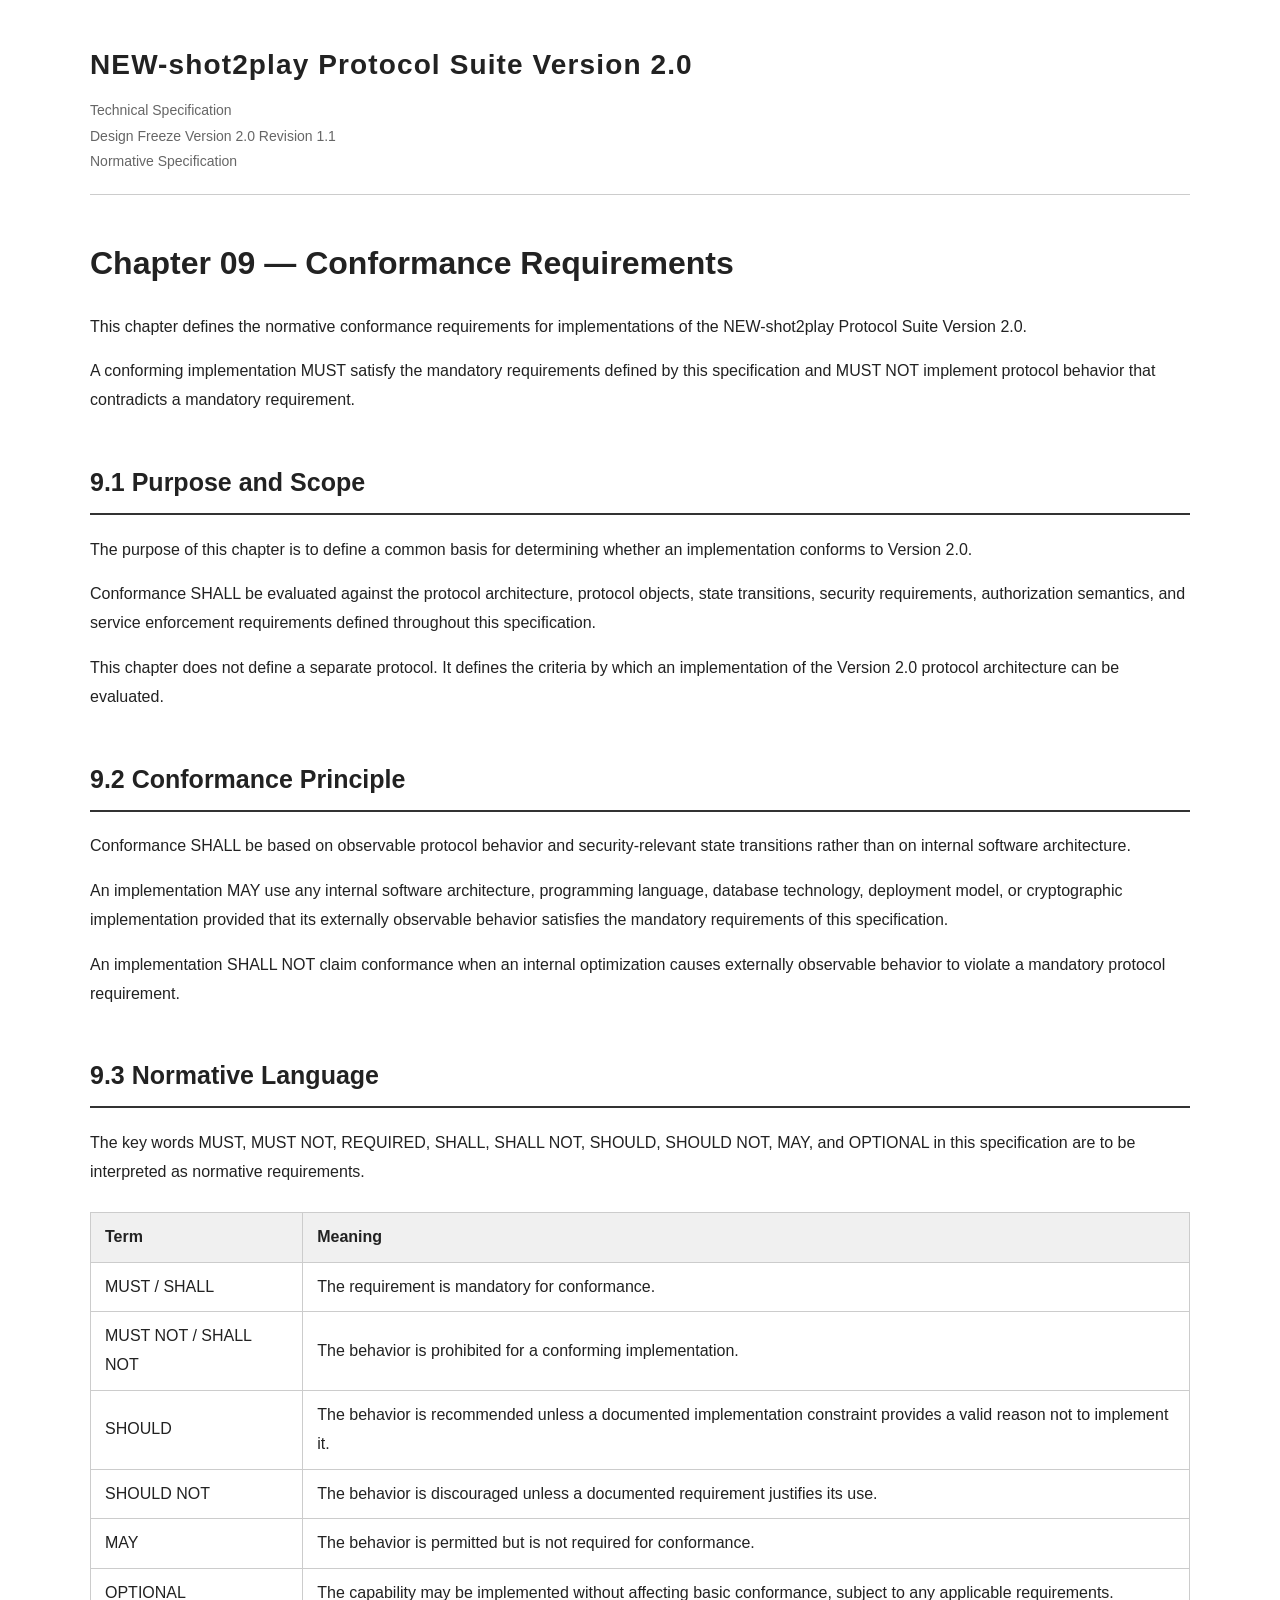
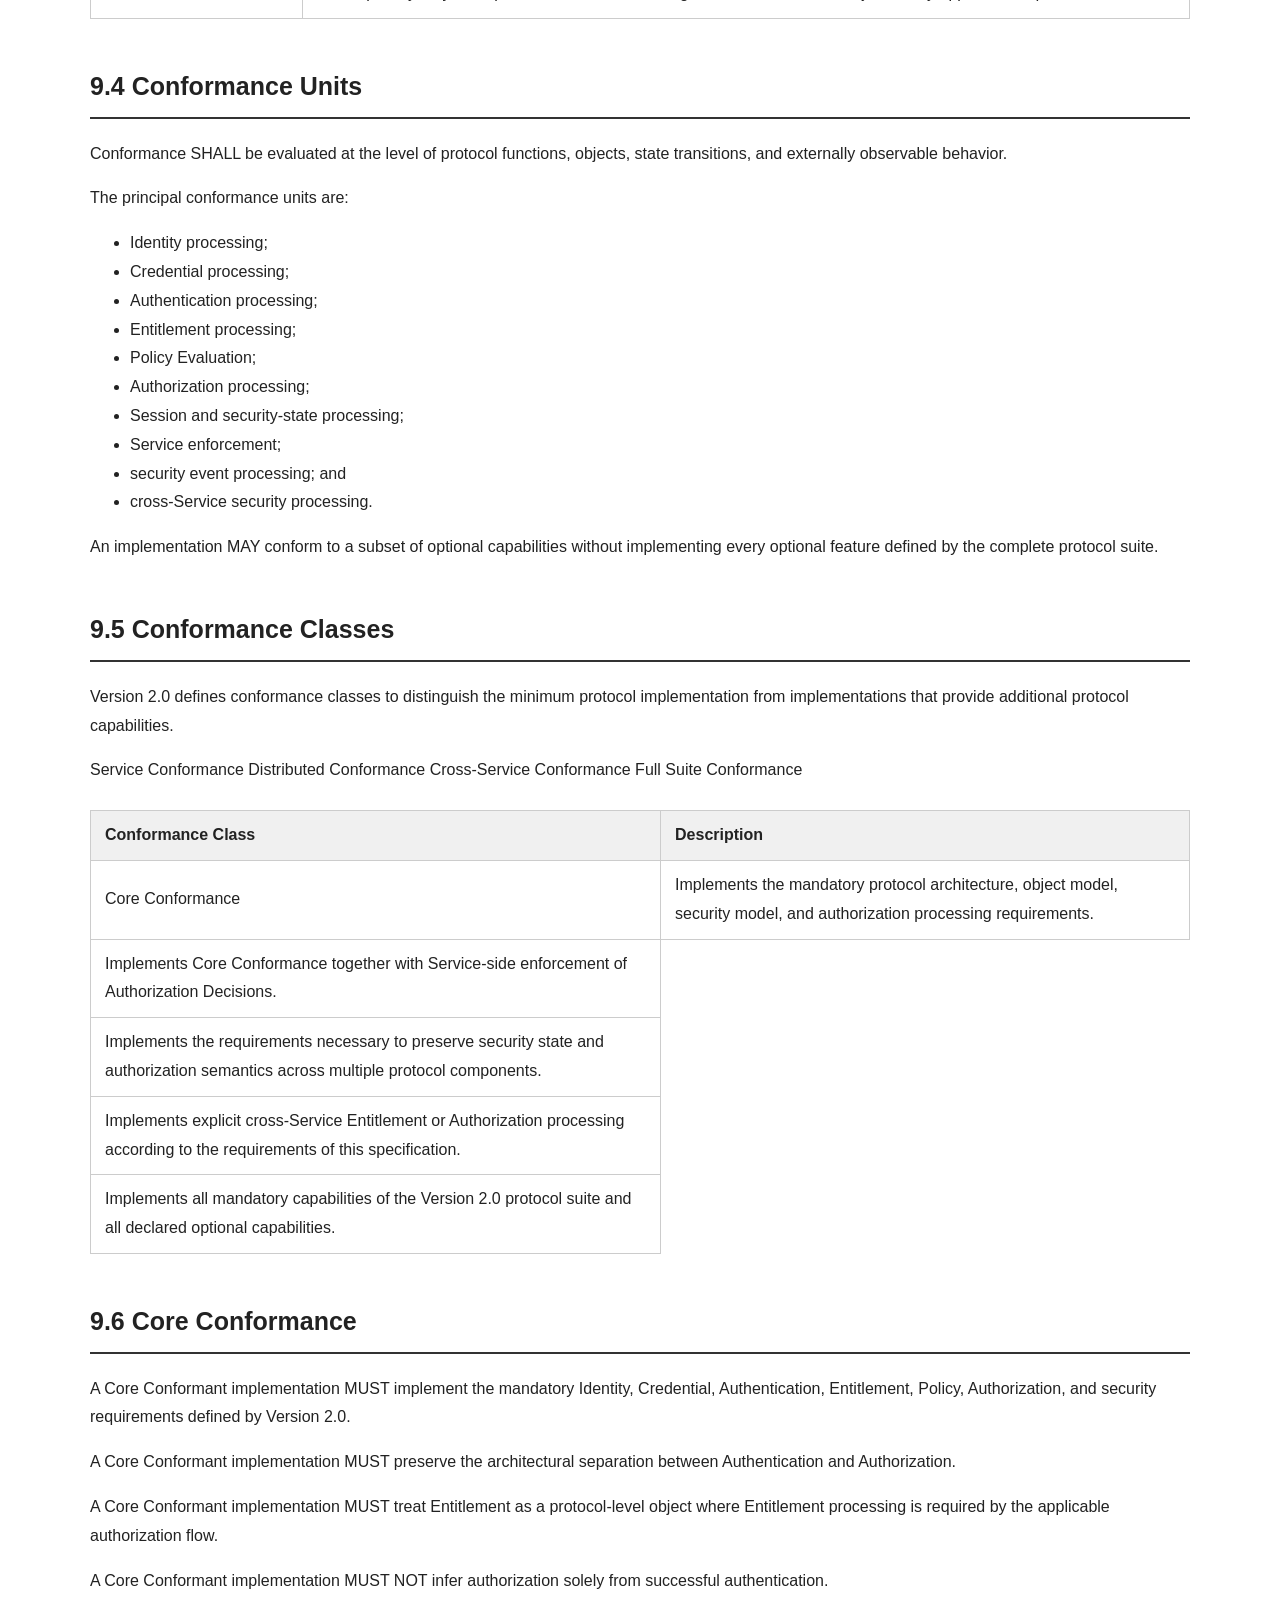
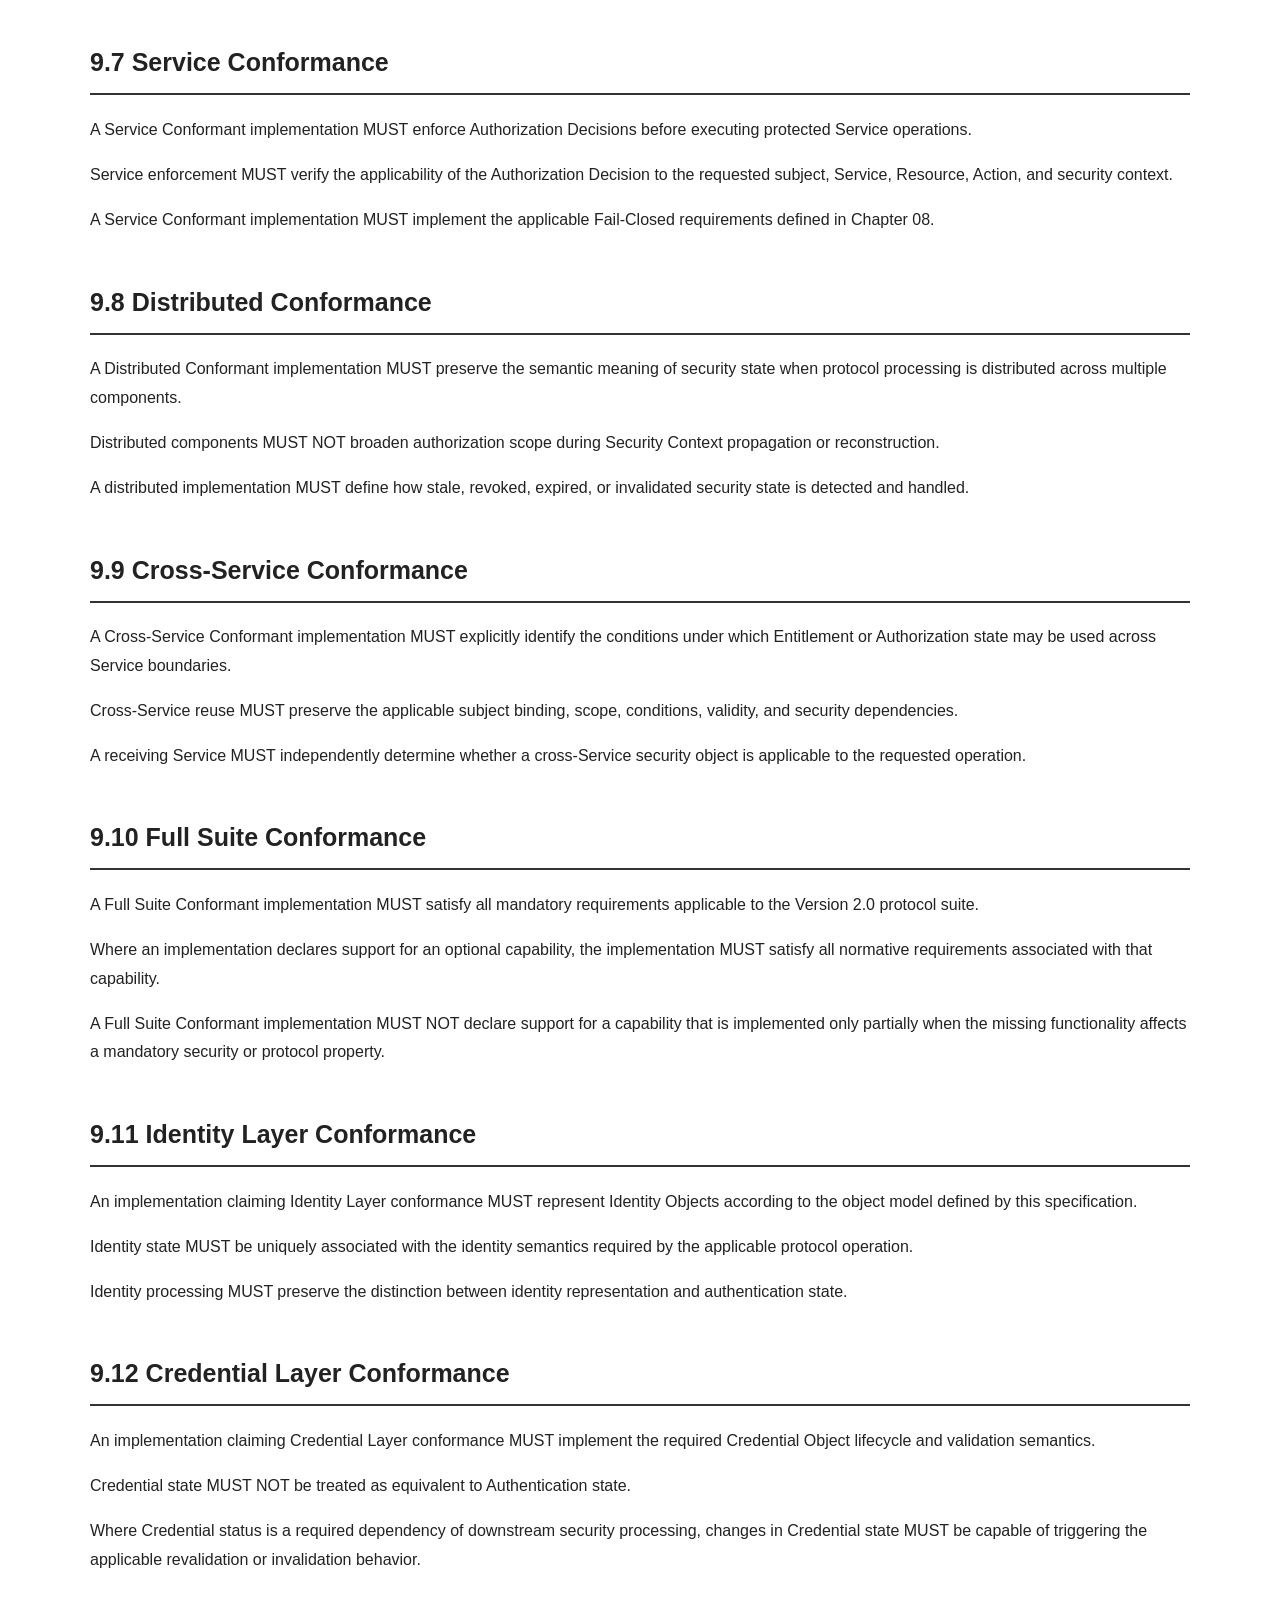
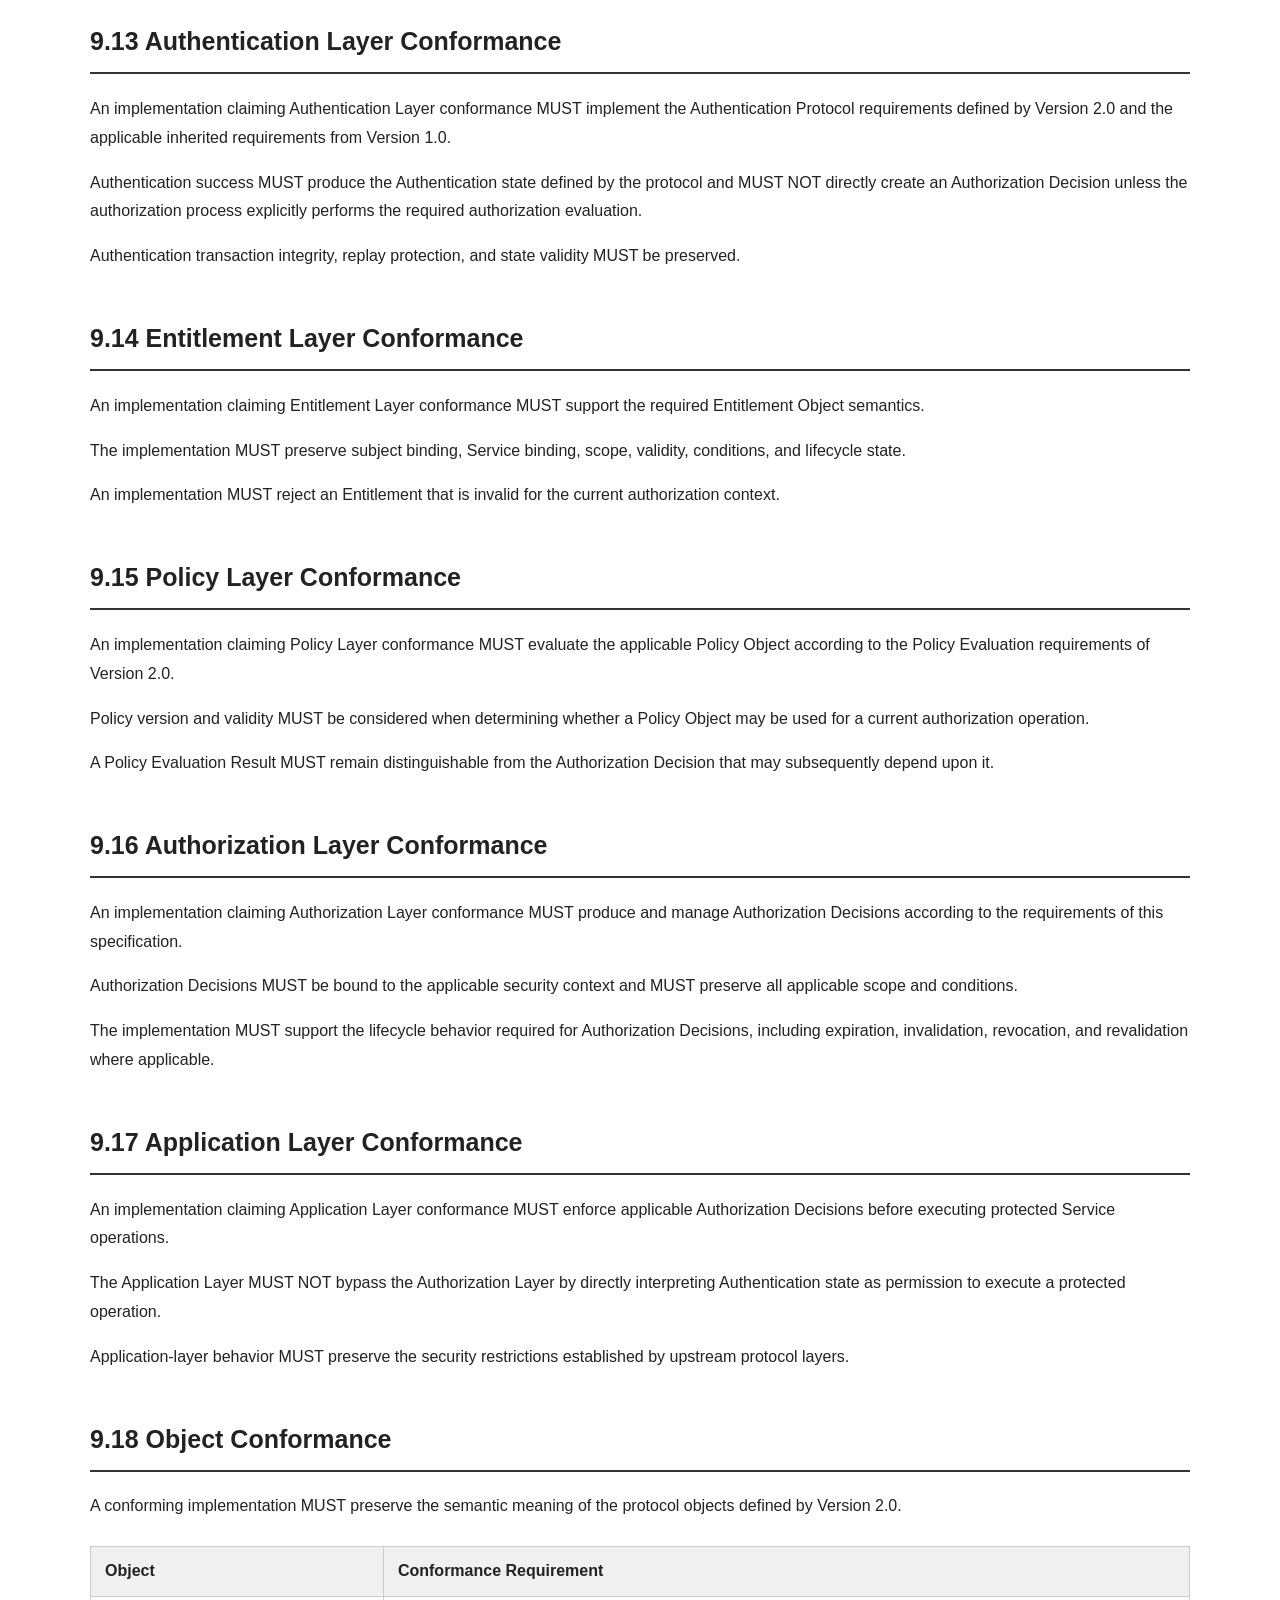
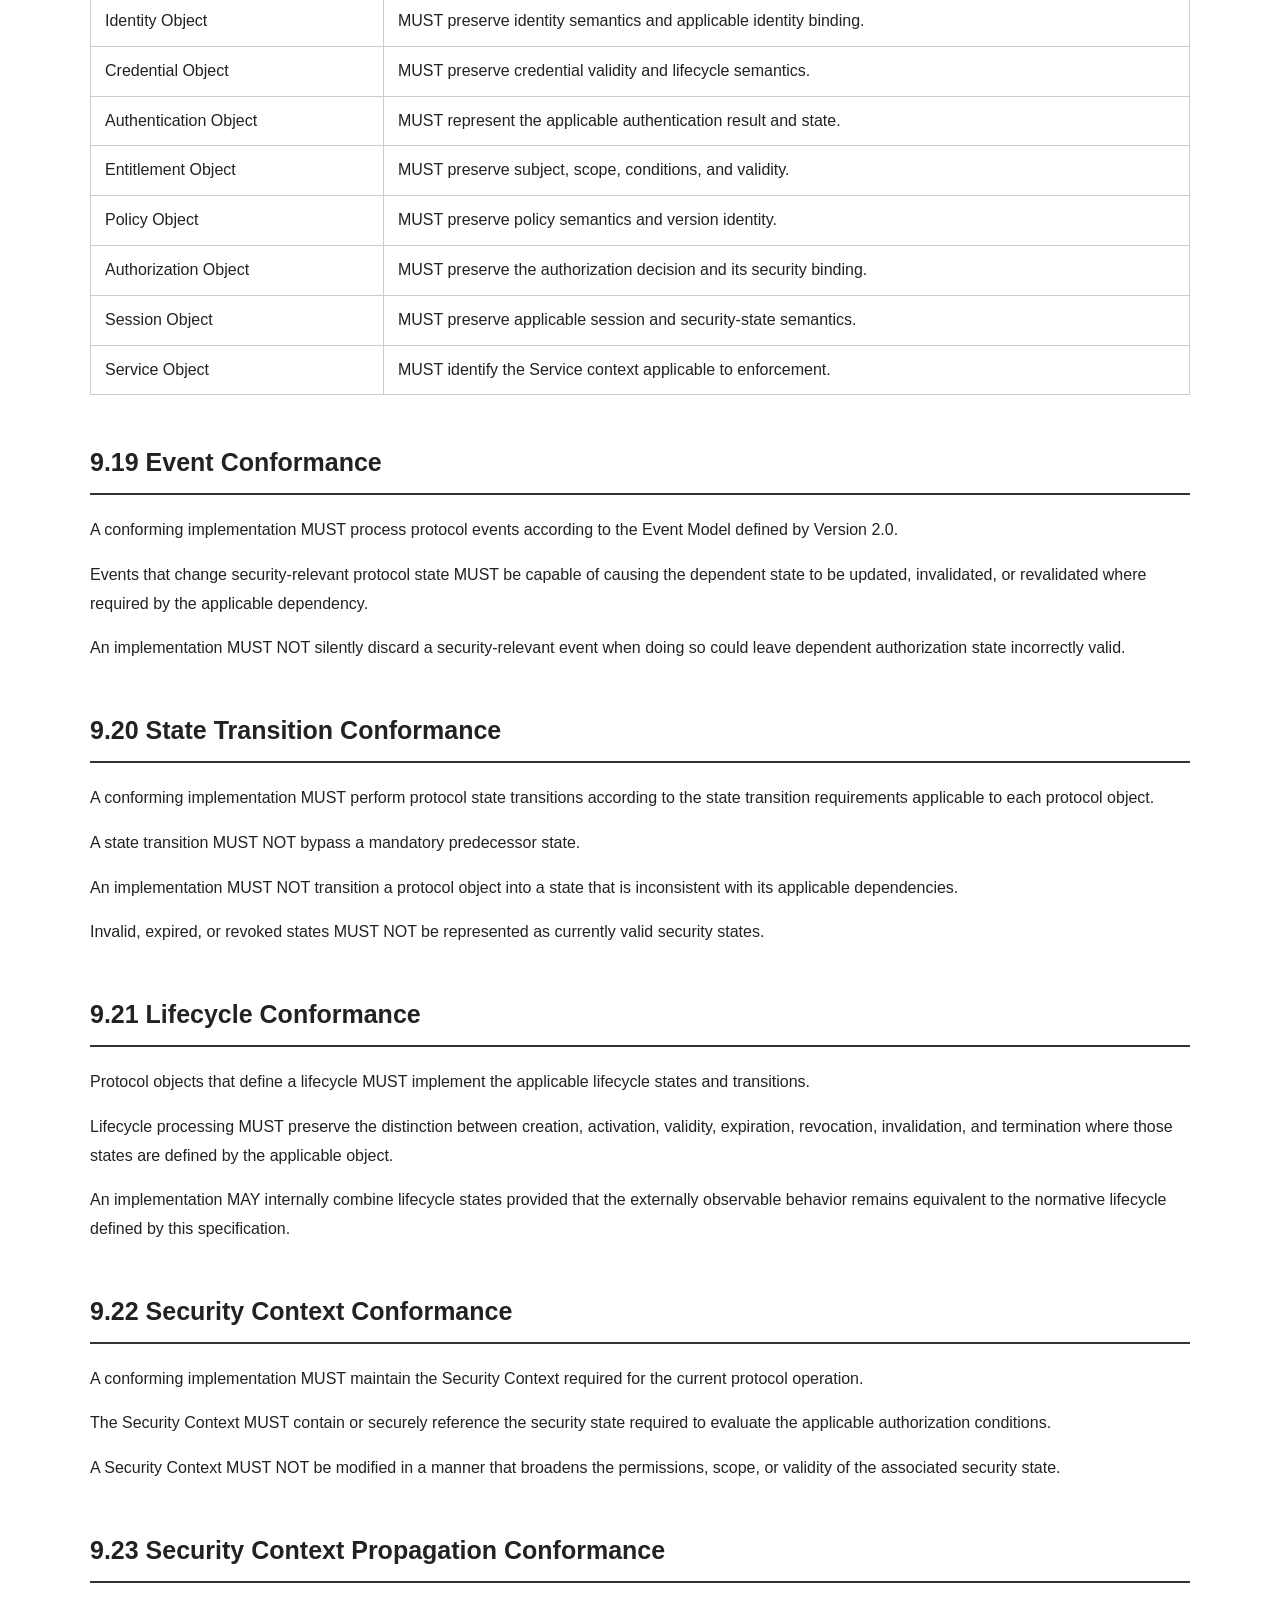
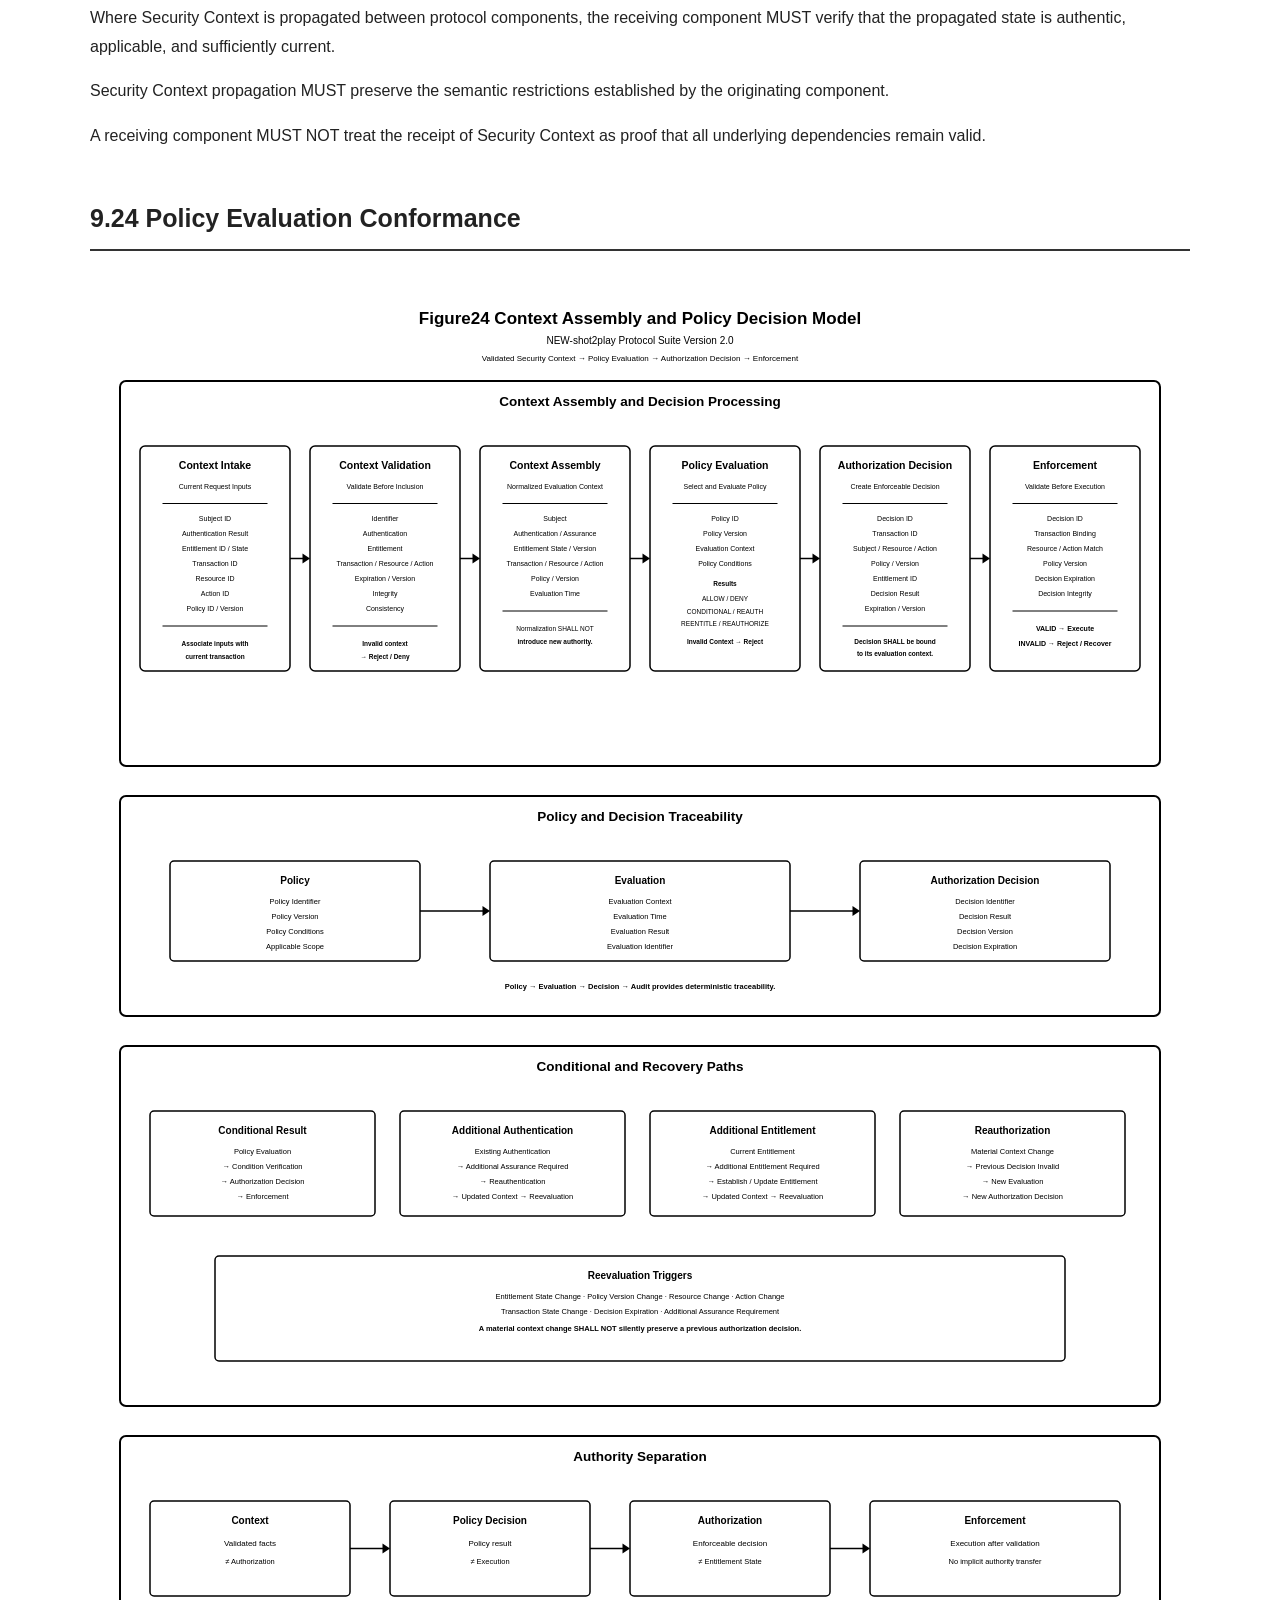
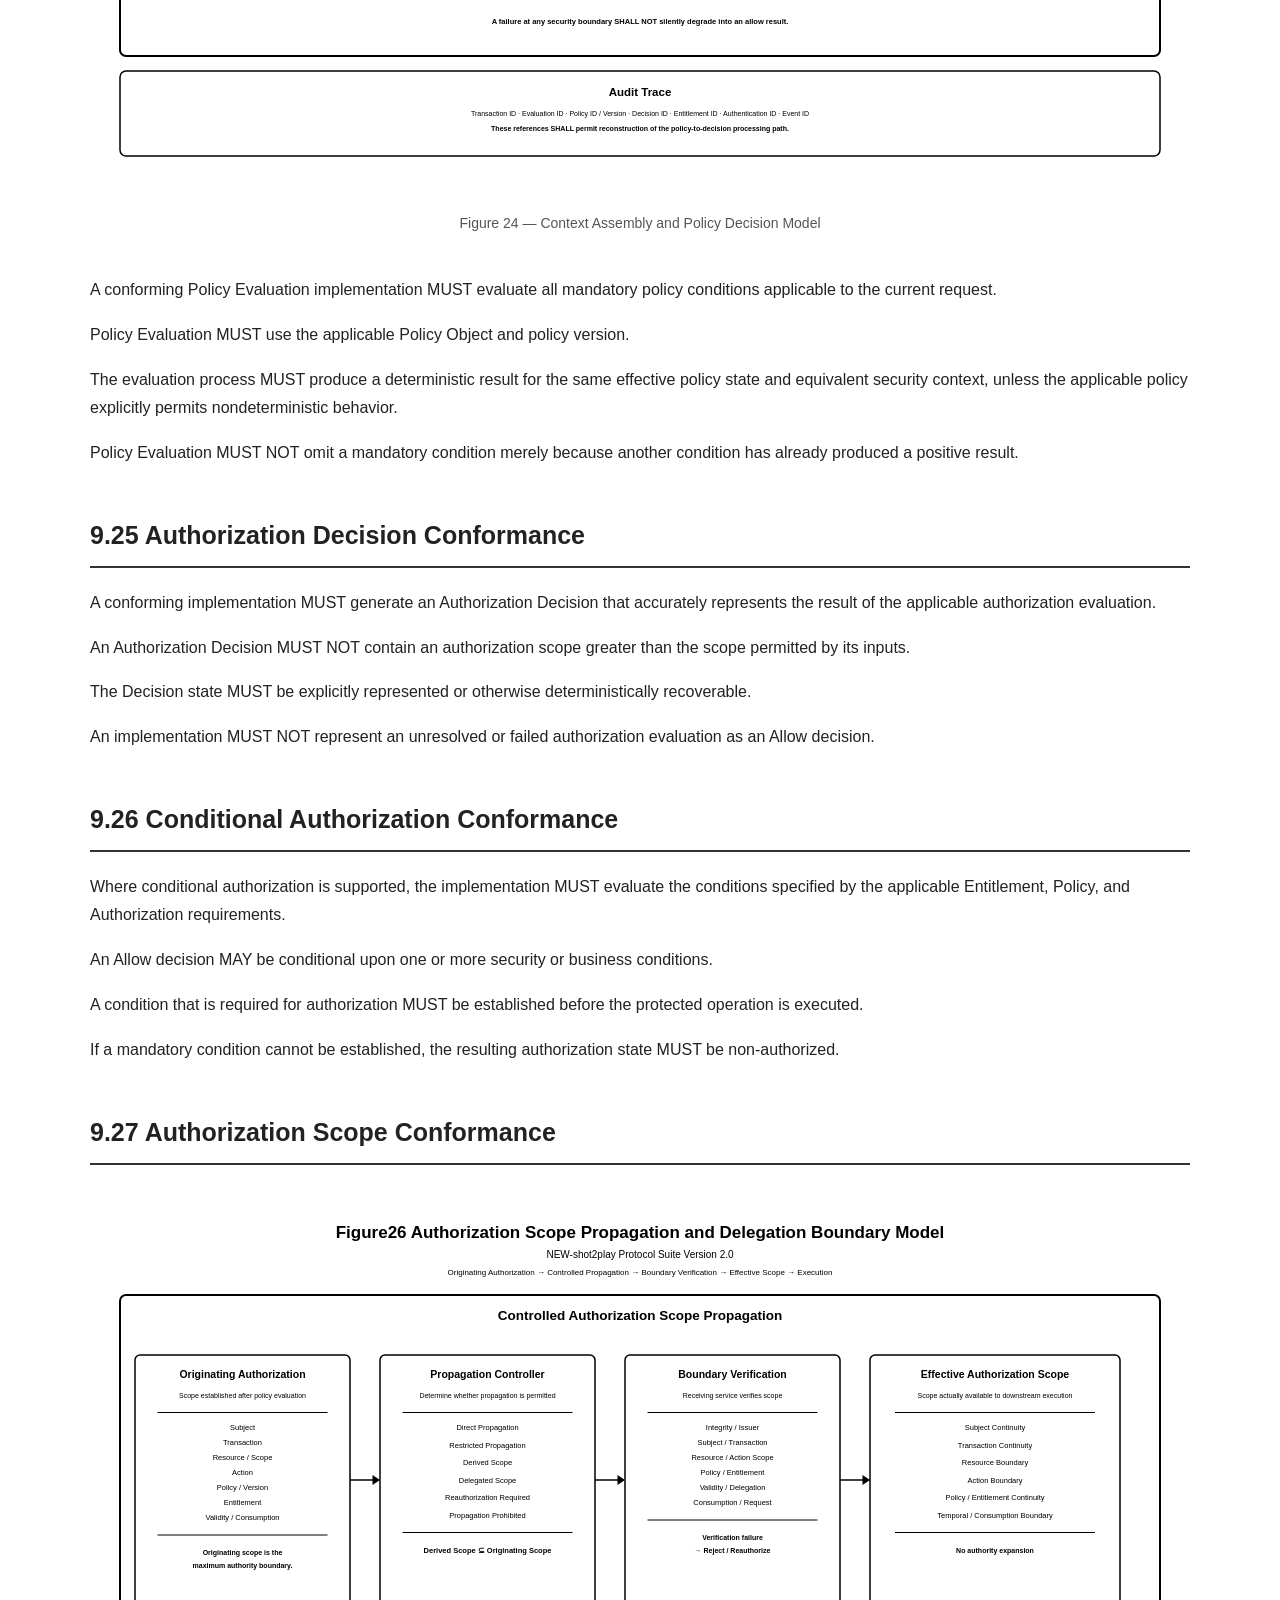
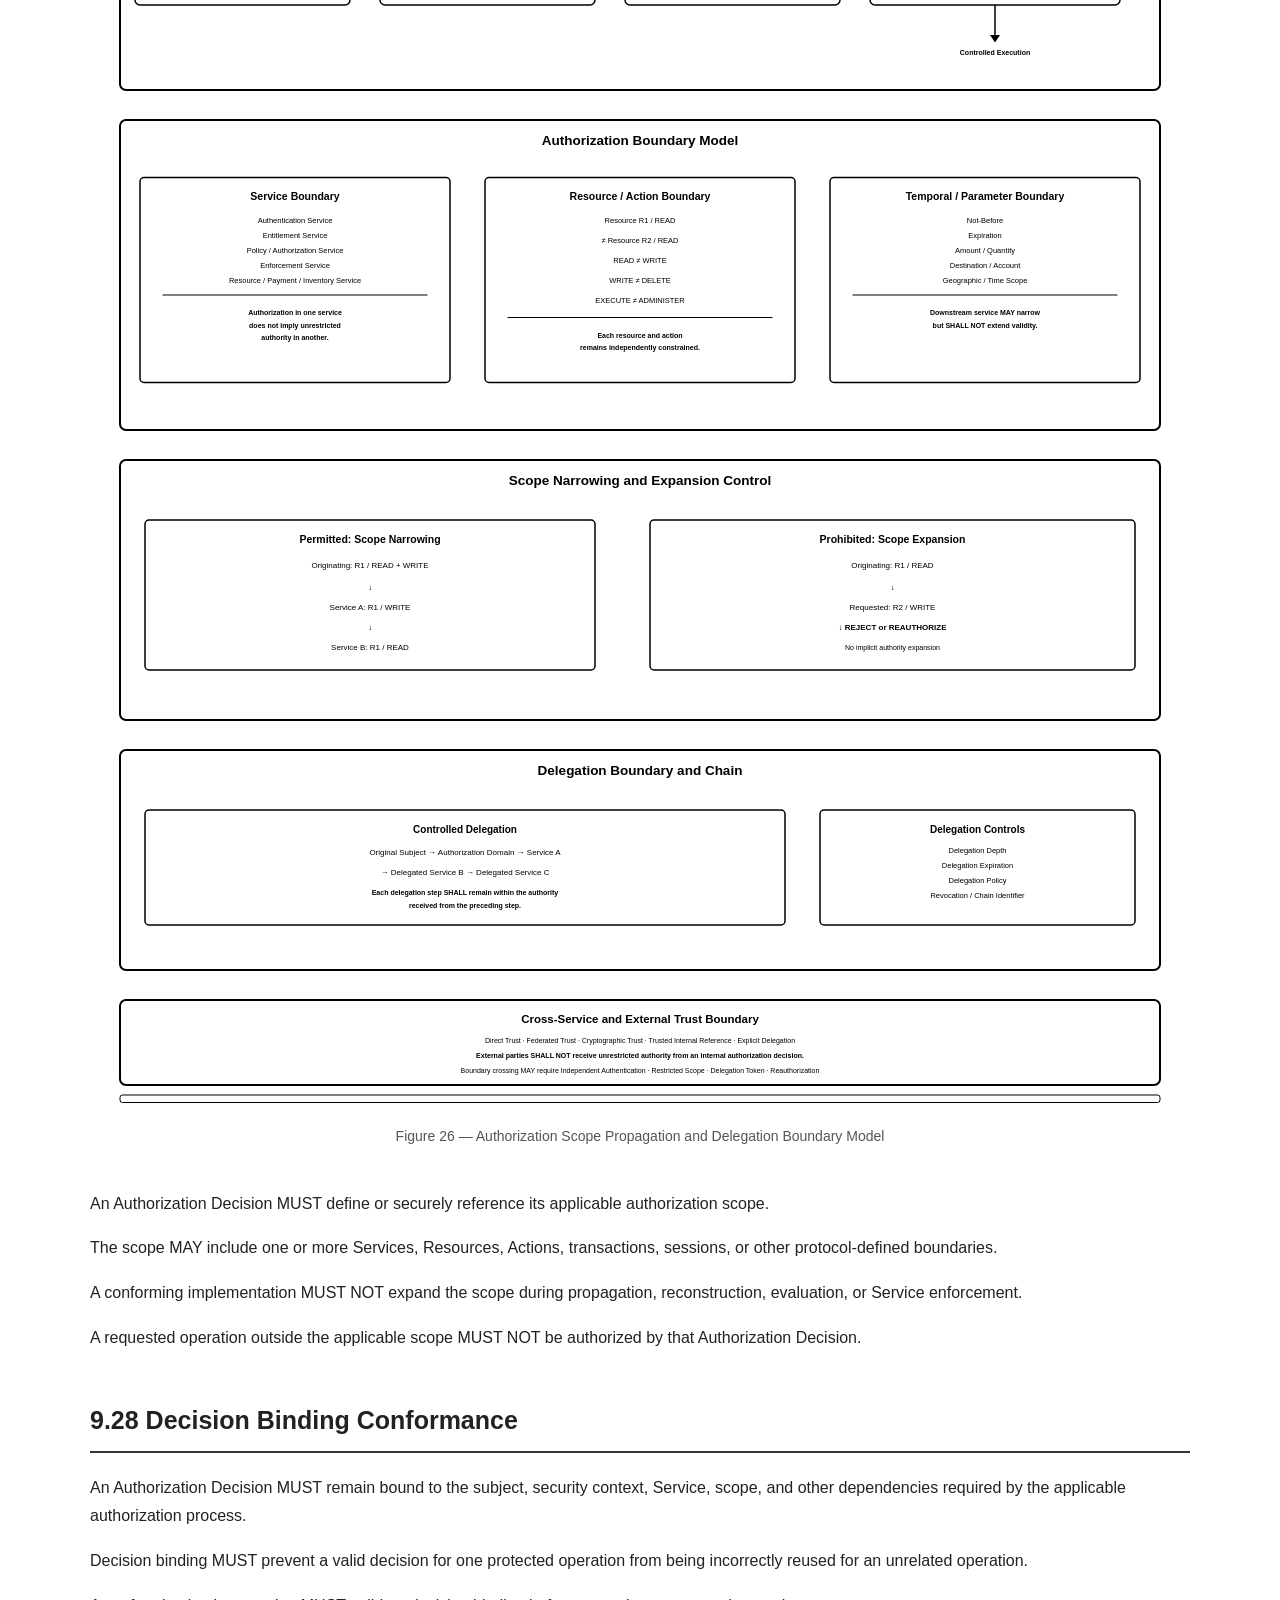
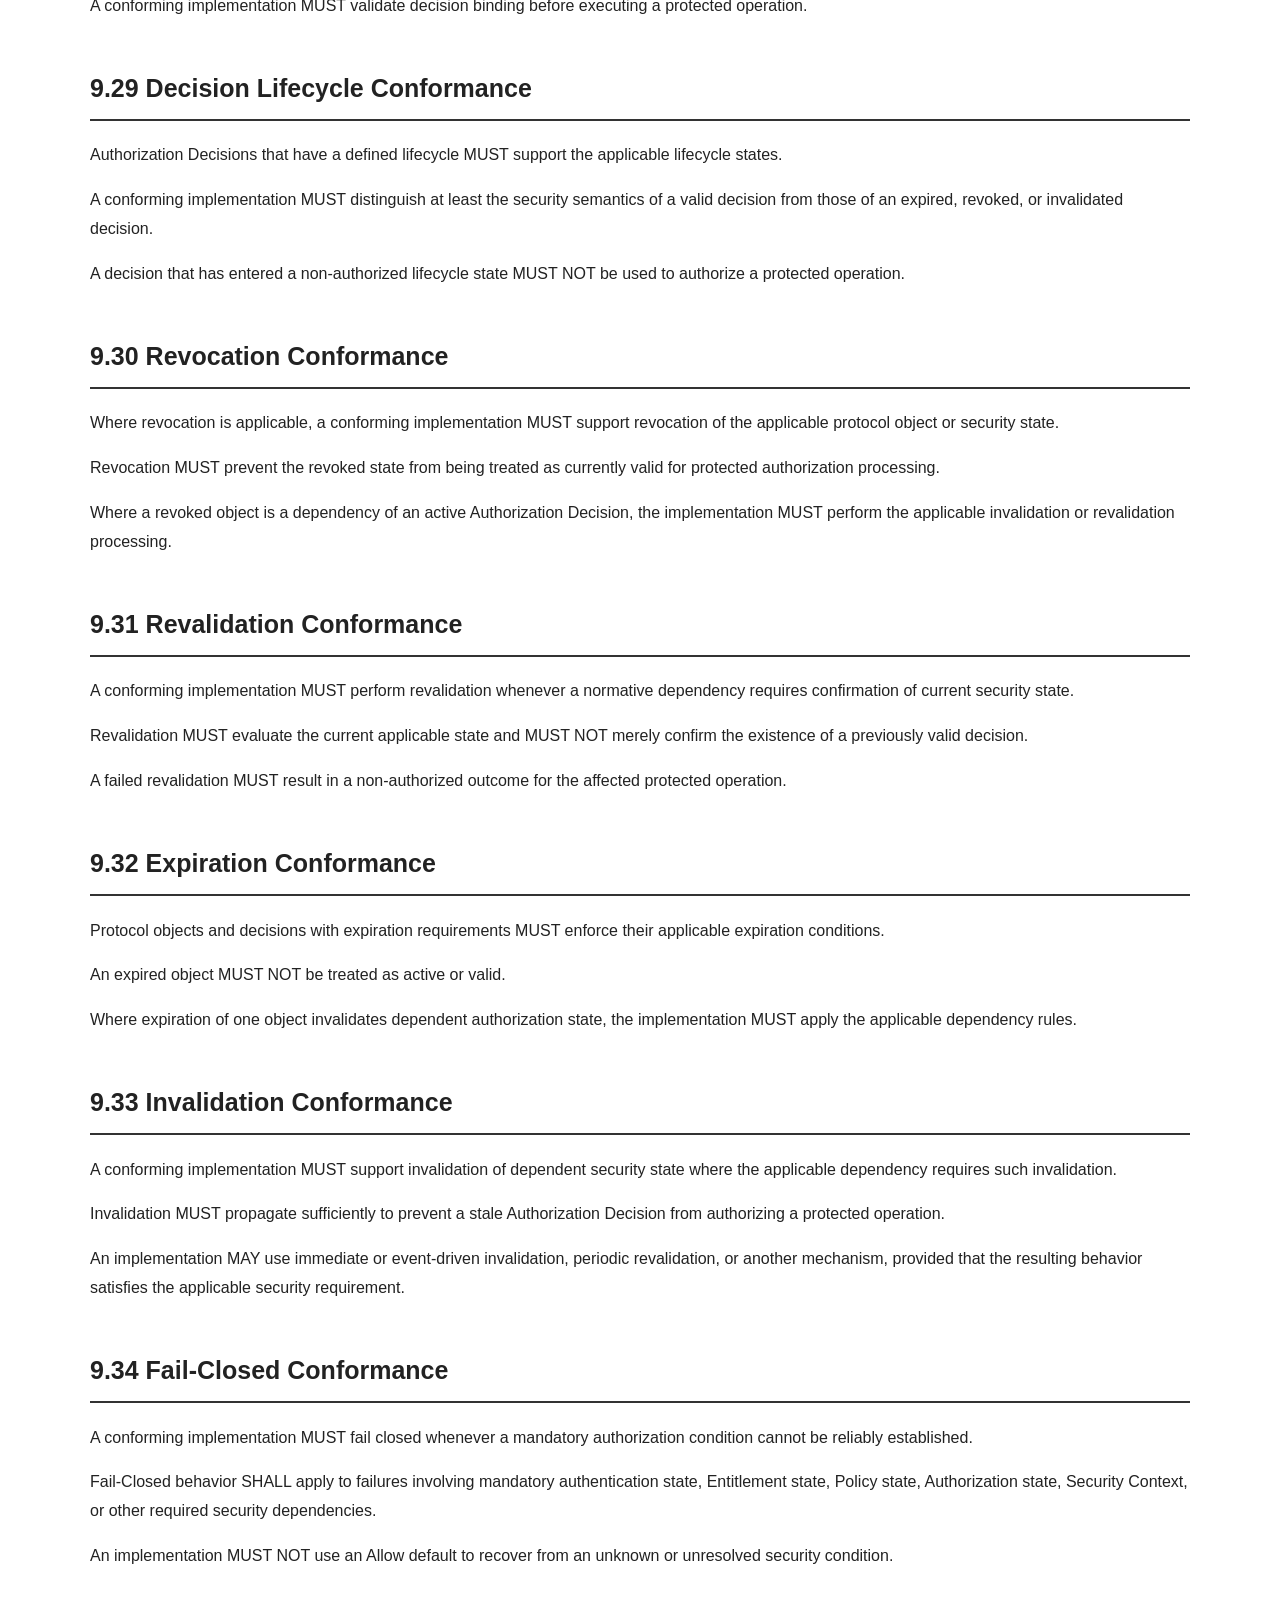
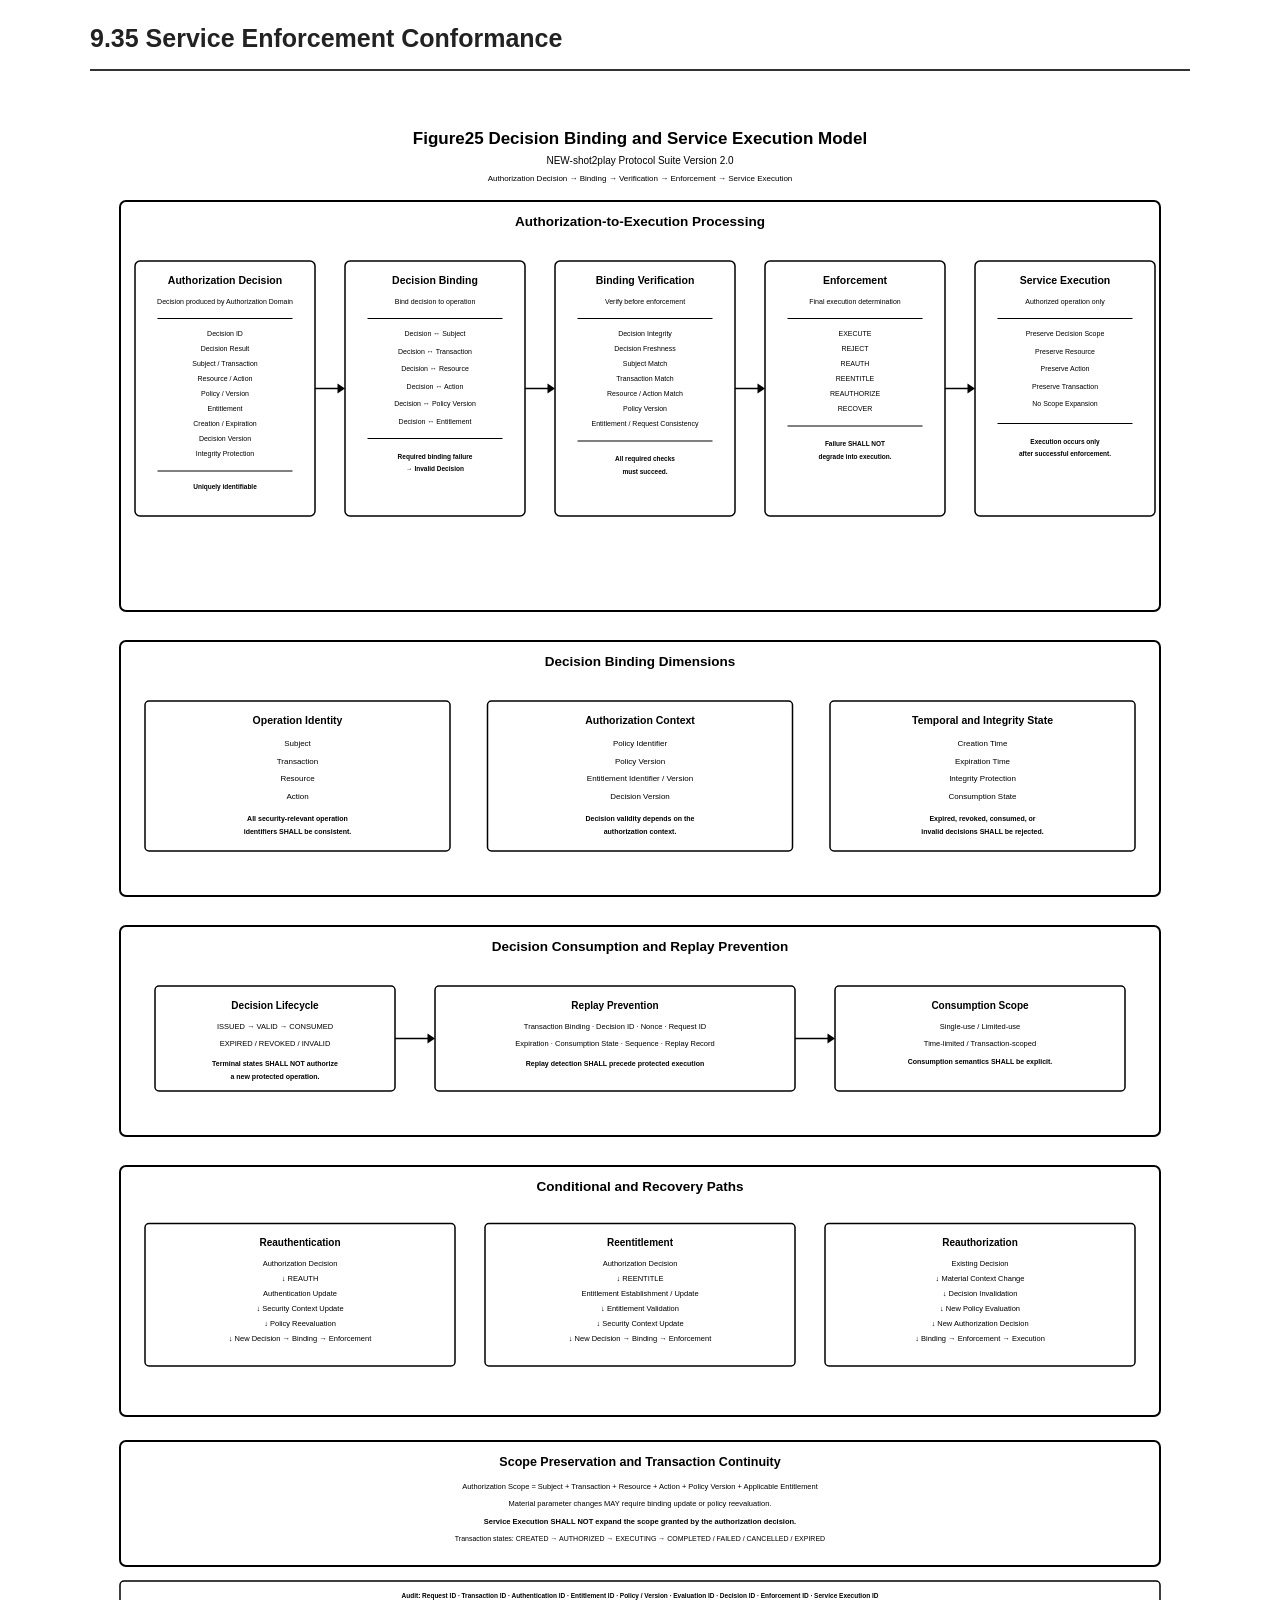
<file: docs/chapter09_conformance.html>
<!DOCTYPE html>
<html lang="en">

<head>

<meta charset="UTF-8">

<meta name="viewport" content="width=device-width, initial-scale=1.0">

<title>
Chapter 09 — Conformance Requirements
</title>

<link rel="stylesheet" href="../css/patent.css">

</head>


<body>


<div class="container">


<header class="spec-header">

<div class="spec-title">
NEW-shot2play Protocol Suite Version 2.0
</div>

<div class="spec-version">
Technical Specification<br>
Design Freeze Version 2.0 Revision 1.1<br>
Normative Specification
</div>

</header>


<main>


<section>

<h1>
Chapter 09 — Conformance Requirements
</h1>

<p>
This chapter defines the normative conformance requirements for
implementations of the NEW-shot2play Protocol Suite Version 2.0.
</p>

<p>
A conforming implementation MUST satisfy the mandatory requirements
defined by this specification and MUST NOT implement protocol
behavior that contradicts a mandatory requirement.
</p>

</section>


<section>

<h2>
9.1 Purpose and Scope
</h2>

<p>
The purpose of this chapter is to define a common basis for
determining whether an implementation conforms to Version 2.0.
</p>

<p>
Conformance SHALL be evaluated against the protocol architecture,
protocol objects, state transitions, security requirements,
authorization semantics, and service enforcement requirements
defined throughout this specification.
</p>

<p>
This chapter does not define a separate protocol. It defines the
criteria by which an implementation of the Version 2.0 protocol
architecture can be evaluated.
</p>

</section>


<section>

<h2>
9.2 Conformance Principle
</h2>

<p>
Conformance SHALL be based on observable protocol behavior and
security-relevant state transitions rather than on internal software
architecture.
</p>

<p>
An implementation MAY use any internal software architecture,
programming language, database technology, deployment model, or
cryptographic implementation provided that its externally
observable behavior satisfies the mandatory requirements of this
specification.
</p>

<p>
An implementation SHALL NOT claim conformance when an internal
optimization causes externally observable behavior to violate a
mandatory protocol requirement.
</p>

</section>


<section>

<h2>
9.3 Normative Language
</h2>

<p>
The key words MUST, MUST NOT, REQUIRED, SHALL, SHALL NOT, SHOULD,
SHOULD NOT, MAY, and OPTIONAL in this specification are to be
interpreted as normative requirements.
</p>

<table>

<tr>
<th>
Term
</th>

<th>
Meaning
</th>
</tr>

<tr>
<td>
MUST / SHALL
</td>

<td>
The requirement is mandatory for conformance.
</td>
</tr>

<tr>
<td>
MUST NOT / SHALL NOT
</td>

<td>
The behavior is prohibited for a conforming implementation.
</td>
</tr>

<tr>
<td>
SHOULD
</td>

<td>
The behavior is recommended unless a documented implementation
constraint provides a valid reason not to implement it.
</td>
</tr>

<tr>
<td>
SHOULD NOT
</td>

<td>
The behavior is discouraged unless a documented requirement
justifies its use.
</td>
</tr>

<tr>
<td>
MAY
</td>

<td>
The behavior is permitted but is not required for conformance.
</td>
</tr>

<tr>
<td>
OPTIONAL
</td>

<td>
The capability may be implemented without affecting basic
conformance, subject to any applicable requirements.
</td>

</tr>

</table>

</section>


<section>

<h2>
9.4 Conformance Units
</h2>

<p>
Conformance SHALL be evaluated at the level of protocol functions,
objects, state transitions, and externally observable behavior.
</p>

<p>
The principal conformance units are:
</p>

<ul>

<li>
Identity processing;
</li>

<li>
Credential processing;
</li>

<li>
Authentication processing;
</li>

<li>
Entitlement processing;
</li>

<li>
Policy Evaluation;
</li>

<li>
Authorization processing;
</li>

<li>
Session and security-state processing;
</li>

<li>
Service enforcement;
</li>

<li>
security event processing; and</li>

<li>
cross-Service security processing.
</li>

</ul>

<p>
An implementation MAY conform to a subset of optional capabilities
without implementing every optional feature defined by the complete
protocol suite.
</p>

</section>


<section>

<h2>
9.5 Conformance Classes
</h2>

<p>
Version 2.0 defines conformance classes to distinguish the minimum
protocol implementation from implementations that provide
additional protocol capabilities.
</p>

<table>

<tr>
<th>
Conformance Class
</th>

<th>
Description
</th>
</tr>

<tr>
<td>
Core Conformance
</td>

<td>
Implements the mandatory protocol architecture, object model,
security model, and authorization processing requirements.
</td>
</tr>

<tr>
Service Conformance
</td>

<td>
Implements Core Conformance together with Service-side enforcement
of Authorization Decisions.
</td>

<tr>
Distributed Conformance
</td>

<td>
Implements the requirements necessary to preserve security state and
authorization semantics across multiple protocol components.
</td>

<tr>
Cross-Service Conformance
</td>

<td>
Implements explicit cross-Service Entitlement or Authorization
processing according to the requirements of this specification.
</td>

</tr>

<tr>
Full Suite Conformance
</td>

<td>
Implements all mandatory capabilities of the Version 2.0 protocol
suite and all declared optional capabilities.
</td>

</tr>

</table>

</section>


<section>

<h2>
9.6 Core Conformance
</h2>

<p>
A Core Conformant implementation MUST implement the mandatory
Identity, Credential, Authentication, Entitlement, Policy,
Authorization, and security requirements defined by Version 2.0.
</p>

<p>
A Core Conformant implementation MUST preserve the architectural
separation between Authentication and Authorization.
</p>

<p>
A Core Conformant implementation MUST treat Entitlement as a
protocol-level object where Entitlement processing is required by
the applicable authorization flow.
</p>

<p>
A Core Conformant implementation MUST NOT infer authorization solely
from successful authentication.
</p>

</section>


<section>

<h2>
9.7 Service Conformance
</h2>

<p>
A Service Conformant implementation MUST enforce Authorization
Decisions before executing protected Service operations.
</p>

<p>
Service enforcement MUST verify the applicability of the
Authorization Decision to the requested subject, Service, Resource,
Action, and security context.
</p>

<p>
A Service Conformant implementation MUST implement the applicable
Fail-Closed requirements defined in Chapter 08.
</p>

</section>


<section>

<h2>
9.8 Distributed Conformance
</h2>

<p>
A Distributed Conformant implementation MUST preserve the semantic
meaning of security state when protocol processing is distributed
across multiple components.
</p>

<p>
Distributed components MUST NOT broaden authorization scope during
Security Context propagation or reconstruction.
</p>

<p>
A distributed implementation MUST define how stale, revoked,
expired, or invalidated security state is detected and handled.
</p>

</section>


<section>

<h2>
9.9 Cross-Service Conformance
</h2>

<p>
A Cross-Service Conformant implementation MUST explicitly identify
the conditions under which Entitlement or Authorization state may be
used across Service boundaries.
</p>

<p>
Cross-Service reuse MUST preserve the applicable subject binding,
scope, conditions, validity, and security dependencies.
</p>

<p>
A receiving Service MUST independently determine whether a
cross-Service security object is applicable to the requested
operation.
</p>

</section>


<section>

<h2>
9.10 Full Suite Conformance
</h2>

<p>
A Full Suite Conformant implementation MUST satisfy all mandatory
requirements applicable to the Version 2.0 protocol suite.
</p>

<p>
Where an implementation declares support for an optional capability,
the implementation MUST satisfy all normative requirements
associated with that capability.
</p>

<p>
A Full Suite Conformant implementation MUST NOT declare support for a
capability that is implemented only partially when the missing
functionality affects a mandatory security or protocol property.
</p>

</section>


<section>

<h2>
9.11 Identity Layer Conformance
</h2>

<p>
An implementation claiming Identity Layer conformance MUST represent
Identity Objects according to the object model defined by this
specification.
</p>

<p>
Identity state MUST be uniquely associated with the identity
semantics required by the applicable protocol operation.
</p>

<p>
Identity processing MUST preserve the distinction between identity
representation and authentication state.
</p>

</section>


<section>

<h2>
9.12 Credential Layer Conformance
</h2>

<p>
An implementation claiming Credential Layer conformance MUST
implement the required Credential Object lifecycle and validation
semantics.
</p>

<p>
Credential state MUST NOT be treated as equivalent to Authentication
state.
</p>

<p>
Where Credential status is a required dependency of downstream
security processing, changes in Credential state MUST be capable of
triggering the applicable revalidation or invalidation behavior.
</p>

</section>


<section>

<h2>
9.13 Authentication Layer Conformance
</h2>

<p>
An implementation claiming Authentication Layer conformance MUST
implement the Authentication Protocol requirements defined by
Version 2.0 and the applicable inherited requirements from Version
1.0.
</p>

<p>
Authentication success MUST produce the Authentication state defined
by the protocol and MUST NOT directly create an Authorization
Decision unless the authorization process explicitly performs the
required authorization evaluation.
</p>

<p>
Authentication transaction integrity, replay protection, and state
validity MUST be preserved.
</p>

</section>


<section>

<h2>
9.14 Entitlement Layer Conformance
</h2>

<p>
An implementation claiming Entitlement Layer conformance MUST
support the required Entitlement Object semantics.
</p>

<p>
The implementation MUST preserve subject binding, Service binding,
scope, validity, conditions, and lifecycle state.
</p>

<p>
An implementation MUST reject an Entitlement that is invalid for the
current authorization context.
</p>

</section>


<section>

<h2>
9.15 Policy Layer Conformance
</h2>

<p>
An implementation claiming Policy Layer conformance MUST evaluate
the applicable Policy Object according to the Policy Evaluation
requirements of Version 2.0.
</p>

<p>
Policy version and validity MUST be considered when determining
whether a Policy Object may be used for a current authorization
operation.
</p>

<p>
A Policy Evaluation Result MUST remain distinguishable from the
Authorization Decision that may subsequently depend upon it.
</p>

</section>


<section>

<h2>
9.16 Authorization Layer Conformance
</h2>

<p>
An implementation claiming Authorization Layer conformance MUST
produce and manage Authorization Decisions according to the
requirements of this specification.
</p>

<p>
Authorization Decisions MUST be bound to the applicable security
context and MUST preserve all applicable scope and conditions.
</p>

<p>
The implementation MUST support the lifecycle behavior required for
Authorization Decisions, including expiration, invalidation,
revocation, and revalidation where applicable.
</p>

</section>


<section>

<h2>
9.17 Application Layer Conformance
</h2>

<p>
An implementation claiming Application Layer conformance MUST
enforce applicable Authorization Decisions before executing protected
Service operations.
</p>

<p>
The Application Layer MUST NOT bypass the Authorization Layer by
directly interpreting Authentication state as permission to execute
a protected operation.
</p>

<p>
Application-layer behavior MUST preserve the security restrictions
established by upstream protocol layers.
</p>

</section>


<section>

<h2>
9.18 Object Conformance
</h2>

<p>
A conforming implementation MUST preserve the semantic meaning of
the protocol objects defined by Version 2.0.
</p>

<table>

<tr>
<th>
Object
</th>

<th>
Conformance Requirement
</th>
</tr>

<tr>
<td>
Identity Object
</td>

<td>
MUST preserve identity semantics and applicable identity binding.
</td>
</tr>

<tr>
<td>
Credential Object
</td>

<td>
MUST preserve credential validity and lifecycle semantics.
</td>
</tr>

<tr>
<td>
Authentication Object
</td>

<td>
MUST represent the applicable authentication result and state.
</td>
</tr>

<tr>
<td>
Entitlement Object
</td>

<td>
MUST preserve subject, scope, conditions, and validity.
</td>
</tr>

<tr>
<td>
Policy Object
</td>

<td>
MUST preserve policy semantics and version identity.
</td>
</tr>

<tr>
<td>
Authorization Object
</td>

<td>
MUST preserve the authorization decision and its security binding.
</td>
</tr>

<tr>
<td>
Session Object
</td>

<td>
MUST preserve applicable session and security-state semantics.
</td>
</tr>

<tr>
<td>
Service Object
</td>

<td>
MUST identify the Service context applicable to enforcement.
</td>
</tr>

</table>

</section>



<section>

<h2>
9.19 Event Conformance
</h2>

<p>
A conforming implementation MUST process protocol events according
to the Event Model defined by Version 2.0.
</p>

<p>
Events that change security-relevant protocol state MUST be capable
of causing the dependent state to be updated, invalidated, or
revalidated where required by the applicable dependency.
</p>

<p>
An implementation MUST NOT silently discard a security-relevant
event when doing so could leave dependent authorization state
incorrectly valid.
</p>

</section>


<section>

<h2>
9.20 State Transition Conformance
</h2>

<p>
A conforming implementation MUST perform protocol state transitions
according to the state transition requirements applicable to each
protocol object.
</p>

<p>
A state transition MUST NOT bypass a mandatory predecessor state.
</p>

<p>
An implementation MUST NOT transition a protocol object into a state
that is inconsistent with its applicable dependencies.
</p>

<p>
Invalid, expired, or revoked states MUST NOT be represented as
currently valid security states.
</p>

</section>


<section>

<h2>
9.21 Lifecycle Conformance
</h2>

<p>
Protocol objects that define a lifecycle MUST implement the
applicable lifecycle states and transitions.
</p>

<p>
Lifecycle processing MUST preserve the distinction between creation,
activation, validity, expiration, revocation, invalidation, and
termination where those states are defined by the applicable
object.
</p>

<p>
An implementation MAY internally combine lifecycle states provided
that the externally observable behavior remains equivalent to the
normative lifecycle defined by this specification.
</p>

</section>


<section>

<h2>
9.22 Security Context Conformance
</h2>

<p>
A conforming implementation MUST maintain the Security Context
required for the current protocol operation.
</p>

<p>
The Security Context MUST contain or securely reference the security
state required to evaluate the applicable authorization conditions.
</p>

<p>
A Security Context MUST NOT be modified in a manner that broadens
the permissions, scope, or validity of the associated security
state.
</p>

</section>


<section>

<h2>
9.23 Security Context Propagation Conformance
</h2>

<p>
Where Security Context is propagated between protocol components,
the receiving component MUST verify that the propagated state is
authentic, applicable, and sufficiently current.
</p>

<p>
Security Context propagation MUST preserve the semantic restrictions
established by the originating component.
</p>

<p>
A receiving component MUST NOT treat the receipt of Security Context
as proof that all underlying dependencies remain valid.
</p>

</section>


<section>

<h2>
9.24 Policy Evaluation Conformance
</h2>
<figure class="figure-container">

<img
src="../figures/figure24_context_assembly_policy_decision.svg"
alt="Figure 24 — Context Assembly and Policy Decision Model"
>

<div class="figure-caption">
Figure 24 — Context Assembly and Policy Decision Model
</div>

</figure>



<p>
A conforming Policy Evaluation implementation MUST evaluate all
mandatory policy conditions applicable to the current request.
</p>

<p>
Policy Evaluation MUST use the applicable Policy Object and policy
version.
</p>

<p>
The evaluation process MUST produce a deterministic result for the
same effective policy state and equivalent security context, unless
the applicable policy explicitly permits nondeterministic behavior.
</p>

<p>
Policy Evaluation MUST NOT omit a mandatory condition merely because
another condition has already produced a positive result.
</p>

</section>


<section>

<h2>
9.25 Authorization Decision Conformance
</h2>

<p>
A conforming implementation MUST generate an Authorization Decision
that accurately represents the result of the applicable
authorization evaluation.
</p>

<p>
An Authorization Decision MUST NOT contain an authorization scope
greater than the scope permitted by its inputs.
</p>

<p>
The Decision state MUST be explicitly represented or otherwise
deterministically recoverable.
</p>

<p>
An implementation MUST NOT represent an unresolved or failed
authorization evaluation as an Allow decision.
</p>

</section>


<section>

<h2>
9.26 Conditional Authorization Conformance
</h2>

<p>
Where conditional authorization is supported, the implementation
MUST evaluate the conditions specified by the applicable
Entitlement, Policy, and Authorization requirements.
</p>

<p>
An Allow decision MAY be conditional upon one or more security or
business conditions.
</p>

<p>
A condition that is required for authorization MUST be established
before the protected operation is executed.
</p>

<p>
If a mandatory condition cannot be established, the resulting
authorization state MUST be non-authorized.
</p>

</section>


<section>

<h2>
9.27 Authorization Scope Conformance
</h2>
<figure class="figure-container">

<img
src="../figures/figure26_authorization_scope_propagation.svg"
alt="Figure 26 — Authorization Scope Propagation and Delegation Boundary Model"
>

<div class="figure-caption">
Figure 26 — Authorization Scope Propagation and Delegation Boundary Model
</div>

</figure>



<p>
An Authorization Decision MUST define or securely reference its
applicable authorization scope.
</p>

<p>
The scope MAY include one or more Services, Resources, Actions,
transactions, sessions, or other protocol-defined boundaries.
</p>

<p>
A conforming implementation MUST NOT expand the scope during
propagation, reconstruction, evaluation, or Service enforcement.
</p>

<p>
A requested operation outside the applicable scope MUST NOT be
authorized by that Authorization Decision.
</p>

</section>


<section>

<h2>
9.28 Decision Binding Conformance
</h2>

<p>
An Authorization Decision MUST remain bound to the subject,
security context, Service, scope, and other dependencies required by
the applicable authorization process.
</p>

<p>
Decision binding MUST prevent a valid decision for one protected
operation from being incorrectly reused for an unrelated operation.
</p>

<p>
A conforming implementation MUST validate decision binding before
executing a protected operation.
</p>

</section>


<section>

<h2>
9.29 Decision Lifecycle Conformance
</h2>

<p>
Authorization Decisions that have a defined lifecycle MUST support
the applicable lifecycle states.
</p>

<p>
A conforming implementation MUST distinguish at least the security
semantics of a valid decision from those of an expired, revoked, or
invalidated decision.
</p>

<p>
A decision that has entered a non-authorized lifecycle state MUST NOT
be used to authorize a protected operation.
</p>

</section>


<section>

<h2>
9.30 Revocation Conformance
</h2>

<p>
Where revocation is applicable, a conforming implementation MUST
support revocation of the applicable protocol object or security
state.
</p>

<p>
Revocation MUST prevent the revoked state from being treated as
currently valid for protected authorization processing.
</p>

<p>
Where a revoked object is a dependency of an active Authorization
Decision, the implementation MUST perform the applicable
invalidation or revalidation processing.
</p>

</section>


<section>

<h2>
9.31 Revalidation Conformance
</h2>

<p>
A conforming implementation MUST perform revalidation whenever a
normative dependency requires confirmation of current security
state.
</p>

<p>
Revalidation MUST evaluate the current applicable state and MUST NOT
merely confirm the existence of a previously valid decision.
</p>

<p>
A failed revalidation MUST result in a non-authorized outcome for
the affected protected operation.
</p>

</section>


<section>

<h2>
9.32 Expiration Conformance
</h2>

<p>
Protocol objects and decisions with expiration requirements MUST
enforce their applicable expiration conditions.
</p>

<p>
An expired object MUST NOT be treated as active or valid.
</p>

<p>
Where expiration of one object invalidates dependent authorization
state, the implementation MUST apply the applicable dependency
rules.
</p>

</section>


<section>

<h2>
9.33 Invalidation Conformance
</h2>

<p>
A conforming implementation MUST support invalidation of dependent
security state where the applicable dependency requires such
invalidation.
</p>

<p>
Invalidation MUST propagate sufficiently to prevent a stale
Authorization Decision from authorizing a protected operation.
</p>

<p>
An implementation MAY use immediate or event-driven invalidation,
periodic revalidation, or another mechanism, provided that the
resulting behavior satisfies the applicable security requirement.
</p>

</section>


<section>

<h2>
9.34 Fail-Closed Conformance
</h2>

<p>
A conforming implementation MUST fail closed whenever a mandatory
authorization condition cannot be reliably established.
</p>

<p>
Fail-Closed behavior SHALL apply to failures involving mandatory
authentication state, Entitlement state, Policy state,
Authorization state, Security Context, or other required security
dependencies.
</p>

<p>
An implementation MUST NOT use an Allow default to recover from an
unknown or unresolved security condition.
</p>

</section>


<section>

<h2>
9.35 Service Enforcement Conformance
</h2>
<figure class="figure-container">

<img
src="../figures/figure25_decision_binding_service_execution.svg"
alt="Figure 25 — Decision Binding and Service Execution Model"
>

<div class="figure-caption">
Figure 25 — Decision Binding and Service Execution Model
</div>

</figure>



<p>
A Service that performs protected operations MUST enforce the
applicable Authorization Decision before execution.
</p>

<p>
Service enforcement MUST verify the applicability of the decision to
the current request.
</p>

<p>
The Service MUST reject execution when:
</p>

<ul>

<li>
the Authorization Decision is absent;
</li>

<li>
the decision is expired;
</li>

<li>
the decision is revoked;
</li>

<li>
the decision is invalidated;
</li>

<li>
the decision scope does not cover the requested operation;
</li>

<li>
a mandatory condition is not satisfied; or</li>

<li>
a required Security Context cannot be established.
</li>

</ul>

</section>


<section>

<h2>
9.36 Service Enforcement Boundary
</h2>

<p>
The Service Enforcement Boundary defines the point at which an
Authorization Decision becomes an enforceable condition for
protected Service execution.
</p>

<p>
A conforming implementation MUST maintain a clear enforcement
boundary between authorization evaluation and Service execution.
</p>

<p>
The Service MUST NOT execute a protected operation before the
required authorization conditions have been established.
</p>

<p>
An implementation MAY combine evaluation and enforcement internally,
provided that the resulting behavior preserves the normative
separation of authorization decision and Service execution.
</p>

</section>



<section>

<h2>
9.37 Cross-Service Entitlement Conformance
</h2>

<p>
Where an Entitlement is reused across multiple Services, each
Service MUST independently determine whether the Entitlement is
applicable to the requested operation.
</p>

<p>
Cross-Service reuse MUST NOT implicitly broaden the scope,
permissions, conditions, or validity period of the Entitlement.
</p>

<p>
A Service MUST NOT assume that authorization granted by another
Service constitutes authorization for the current Service.
</p>

</section>


<section>

<h2>
9.38 Entitlement Reuse Conformance
</h2>

<p>
An Entitlement MAY be reused when its scope and applicable
conditions permit such reuse.
</p>

<p>
The implementation MUST preserve the identity of the Entitlement
and its applicable validity and security state during reuse.
</p>

<p>
Reuse MUST NOT create an independent authorization state that
continues to be valid after the source Entitlement becomes invalid,
expired, or revoked.
</p>

</section>


<section>

<h2>
9.39 Policy Version Conformance
</h2>

<p>
A Policy Object used for authorization evaluation MUST identify the
policy version applicable to the evaluation.
</p>

<p>
A conforming implementation MUST NOT silently substitute a different
policy version when such substitution could alter the authorization
result.
</p>

<p>
Where policy version changes invalidate previously evaluated
authorization state, the applicable invalidation or revalidation
requirements MUST be applied.
</p>

</section>


<section>

<h2>
9.40 Decision Reuse Conformance
</h2>

<p>
An Authorization Decision MAY be reused only within the scope and
conditions for which the decision remains valid.
</p>

<p>
Before reuse, the implementation MUST verify all dependencies that
are required to remain unchanged for the decision to remain valid.
</p>

<p>
A decision MUST NOT be reused after expiration, revocation,
invalidation, or failed revalidation.
</p>

</section>


<section>

<h2>
9.41 Distributed Processing Conformance
</h2>

<p>
A distributed implementation MUST preserve the security semantics
of the protocol when protocol processing is divided among multiple
components.
</p>

<p>
Each component that evaluates or enforces security state MUST
operate on sufficiently authenticated and integrity-protected
protocol data.
</p>

<p>
Distribution MUST NOT introduce an authorization state that could
not be produced by a conforming logical implementation of the
protocol.
</p>

</section>


<section>

<h2>
9.42 Authorization Context Reconstruction Conformance
</h2>
<figure class="figure-container">

<img
src="../figures/figure27_distributed_authorization_context_reconstruction.svg"
alt="Figure 27 — Distributed Authorization Context Reconstruction Model"
>

<div class="figure-caption">
Figure 27 — Distributed Authorization Context Reconstruction Model
</div>

</figure>



<p>
Where an Authorization Context is reconstructed by a component, the
component MUST reconstruct the context from authenticated,
integrity-protected, and applicable protocol state.
</p>

<p>
The reconstructed context MUST NOT contain broader permissions or
scope than the originating context.
</p>

<p>
If required information is missing, inconsistent, stale, or
otherwise unverifiable, the reconstruction MUST NOT produce an
Allow authorization result.
</p>

</section>


<section>

<h2>
9.43 Decision Consistency Conformance
</h2>

<p>
Distributed components that independently evaluate the same
authorization state SHOULD produce equivalent authorization
results.
</p>

<p>
Where consistency is a normative requirement, a conforming
implementation MUST ensure that conflicting authorization decisions
cannot result in unauthorized Service execution.
</p>

<p>
A more restrictive decision MUST NOT be overridden solely because
another component produced a less restrictive result.
</p>

</section>


<section>

<h2>
9.44 Dependency Precedence Conformance
</h2>

<p>
Where multiple protocol dependencies affect authorization, the
implementation MUST apply the precedence rules defined by the
applicable protocol and policy.
</p>

<p>
A dependency that requires denial, invalidation, or fail-closed
processing MUST NOT be overridden by a dependency that merely
permits authorization.
</p>

<p>
The absence of an explicitly permitted authorization condition MUST
NOT be interpreted as permission to bypass a mandatory restriction.
</p>

</section>


<section>

<h2>
9.45 Authorization State Continuity
</h2>
<figure class="figure-container">

<img
src="../figures/figure28_authorization_context_continuity.svg"
alt="Figure 28 — Authorization Context Continuity Model"
>

<div class="figure-caption">
Figure 28 — Authorization Context Continuity Model
</div>

</figure>


<figure class="figure-container">

<img
src="../figures/figure29_authorization_decision_state_continuity.svg"
alt="Figure 29 — Authorization Decision State Continuity Model"
>

<div class="figure-caption">
Figure 29 — Authorization Decision State Continuity Model
</div>

</figure>



<p>
A conforming implementation MUST preserve the security meaning of an
Authorization Decision when the decision is transmitted, stored,
cached, reconstructed, or otherwise propagated.
</p>

<p>
State continuity MUST preserve the decision identity, applicable
scope, dependencies, validity conditions, and security state.
</p>

<p>
Any transformation that could alter those properties MUST be treated
as a new authorization evaluation unless the transformation is
explicitly defined as semantically equivalent.
</p>

</section>


<section>

<h2>
9.46 Authorization Invalidation Propagation
</h2>

<p>
When a security dependency becomes invalid, the implementation MUST
propagate the resulting authorization invalidation to all
dependent authorization state within the applicable security
boundary.
</p>

<p>
Propagation MUST be sufficient to prevent stale authorization state
from being used for protected execution.
</p>

<p>
An implementation MUST NOT rely solely on local state when the
applicable dependency has been invalidated by an authoritative
component.
</p>

</section>


<section>

<h2>
9.47 Revocation Event Processing
</h2>

<p>
A conforming implementation that supports event-driven revocation
MUST process authoritative revocation events affecting active
security state.
</p>

<p>
A revocation event MUST identify, directly or through a secure
reference, the protocol object or security state affected by the
revocation.
</p>

<p>
Processing of a valid revocation event MUST NOT restore or extend
the validity of the affected security state.
</p>

</section>


<section>

<h2>
9.48 Audit Traceability Conformance
</h2>

<p>
A conforming implementation MUST provide sufficient audit
traceability for security-relevant authorization processing where
audit requirements apply.
</p>

<p>
The audit record SHOULD permit reconstruction of the relevant
authorization decision, including the applicable subject,
Entitlement, Policy, decision state, and Service operation.
</p>

<p>
Audit information MUST NOT be used as a substitute for real-time
authorization enforcement.
</p>

</section>


<section>

<h2>
9.49 Security Event Logging
</h2>

<p>
Security-relevant events SHOULD be logged when required by the
applicable deployment security policy.
</p>

<p>
Events that SHOULD be considered for logging include authentication
results, Entitlement changes, policy changes, authorization
decisions, revocation events, invalidation events, and failed
authorization attempts.
</p>

<p>
Logging MUST NOT expose sensitive credential material or other
security information prohibited by the applicable security
requirements.
</p>

</section>


<section>

<h2>
9.50 Error Handling Conformance
</h2>

<p>
A conforming implementation MUST handle protocol errors without
creating an unauthorized security state.
</p>

<p>
Protocol errors affecting mandatory authorization dependencies MUST
produce a non-authorized outcome unless the applicable protocol
explicitly defines a more restrictive result.
</p>

<p>
Error recovery MUST NOT silently bypass authentication,
Entitlement, Policy, Authorization, or Service enforcement
requirements.
</p>

</section>


<section>

<h2>
9.51 Recovery Conformance
</h2>

<p>
After a failure affecting security state, an implementation MUST
restore or reconstruct the security state using authoritative
protocol information.
</p>

<p>
Cached or previously valid authorization state MUST NOT be treated
as authoritative after a failure when its validity cannot be
established.
</p>

<p>
Recovery processing MUST preserve fail-closed behavior until the
required security state has been successfully re-established.
</p>

</section>


<section>

<h2>
9.52 Implementation Equivalence
</h2>

<p>
Two implementations SHALL be considered conformant with respect to
a normative protocol behavior when they produce equivalent externally
observable security results for equivalent protocol inputs and
security state.
</p>

<p>
Internal implementation techniques MAY differ provided that such
differences do not alter the normative behavior of the protocol.
</p>

<p>
An implementation MUST NOT claim conformance solely because its
internal architecture resembles the architecture described by this
specification.
</p>

</section>


<section>

<h2>
9.53 Conformance Claim
</h2>

<p>
An implementation claiming Version 2.0 conformance MUST identify
the protocol components, objects, and normative requirements that it
implements.
</p>

<p>
Where an implementation does not support an optional capability,
the implementation MAY omit that capability provided that all
mandatory requirements remain satisfied.
</p>

<p>
A conformance claim MUST NOT imply support for a capability that is
not actually implemented.
</p>

</section>


<section>

<h2>
9.54 Conformance Levels
</h2>

<p>
Version 2.0 defines the following conceptual conformance levels:
</p>

<table>

<tr>
<th>
Level
</th>

<th>
Meaning
</th>
</tr>

<tr>
<td>
Core
</td>

<td>
Implements the mandatory protocol objects, state transitions,
security requirements, and authorization enforcement requirements.
</td>
</tr>

<tr>
<td>
Extended
</td>

<td>
Implements Core requirements together with applicable optional
capabilities such as conditional authorization and cross-service
Entitlement reuse.
</td>
</tr>

<tr>
<td>
Distributed
</td>

<td>
Implements the requirements applicable to distributed processing,
security context propagation, authorization state reconstruction,
and distributed decision consistency.
</td>
</tr>

</table>

<p>
An implementation MAY satisfy more than one conformance level when
all requirements applicable to the claimed levels are satisfied.
</p>

</section>



<section>

<h2>
9.55 Mandatory Conformance Requirements
</h2>

<p>
The following requirements are mandatory for a conforming
implementation of Version 2.0:
</p>

<ul>

<li>
The implementation MUST preserve the separation between
Authentication and Authorization.
</li>

<li>
The implementation MUST process Entitlement as a protocol-level
security object where Entitlement processing is applicable.
</li>

<li>
The implementation MUST evaluate applicable Policy requirements
before producing an Authorization Decision.
</li>

<li>
The implementation MUST enforce the resulting Authorization Decision
before executing a protected Service operation.
</li>

<li>
The implementation MUST prevent expired, revoked, or invalidated
security state from authorizing protected operations.
</li>

<li>
The implementation MUST fail closed when mandatory authorization
conditions cannot be established.
</li>

</ul>

</section>


<section>

<h2>
9.56 Normative Language Conformance
</h2>

<p>
The terms MUST, MUST NOT, REQUIRED, SHALL, SHALL NOT, SHOULD,
SHOULD NOT, MAY, and OPTIONAL are to be interpreted as normative
requirements within this specification.
</p>

<p>
Where a requirement is expressed using MUST or SHALL, a conforming
implementation MUST satisfy the requirement.
</p>

<p>
Where a requirement is expressed using SHOULD, an implementation MAY
deviate only when a documented implementation-specific reason
exists and the resulting behavior does not compromise mandatory
security requirements.
</p>

<p>
Where a capability is expressed using MAY or OPTIONAL, an
implementation is not required to support the capability unless it
claims conformance to a level that requires it.
</p>

</section>


<section>

<h2>
9.57 Backward Reference to Version 1.0
</h2>

<p>
Version 2.0 incorporates the Authentication Protocol defined by
Version 1.0 as the normative authentication reference where such
authentication functionality is used.
</p>

<p>
A Version 2.0 implementation MUST NOT modify the normative meaning
of the Version 1.0 Authentication Protocol merely as a consequence
of implementing the additional Version 2.0 protocol layers.
</p>

<p>
Where Version 2.0 introduces additional security state above
Authentication, that state MUST remain distinguishable from the
underlying Authentication result.
</p>

</section>


<section>

<h2>
9.58 Interoperability Conformance
</h2>

<p>
A conforming implementation intended to interoperate with another
Version 2.0 implementation MUST exchange protocol objects and
decisions according to the normative object and message definitions.
</p>

<p>
Interoperable implementations MUST preserve the semantics of
identity, credentials, authentication results, Entitlements,
Policies, Authorization Decisions, Sessions, and Service
requirements.
</p>

<p>
An implementation MUST NOT reinterpret a normative protocol field
in a manner that changes its security meaning.
</p>

</section>


<section>

<h2>
9.59 Conformance Testability
</h2>

<p>
Normative requirements defined by this specification SHOULD be
testable through observable protocol behavior.
</p>

<p>
A conformance test MAY evaluate protocol messages, object states,
state transitions, authorization decisions, invalidation behavior,
Service enforcement, and failure handling.
</p>

<p>
A test result MUST NOT be considered evidence of conformance when
the test does not cover all mandatory requirements applicable to the
claimed conformance level.
</p>

</section>


<section>

<h2>
9.60 Chapter Summary
</h2>

<p>
Version 2.0 conformance is determined by externally observable
compliance with the normative protocol, object, state, security,
authorization, and Service enforcement requirements defined by this
specification.
</p>

<p>
Conformance does not require a particular internal implementation
architecture. It requires that the implementation preserve the
security semantics, dependency relationships, authorization
boundaries, and fail-closed behavior defined by the specification.
</p>

<p>
In particular, a conforming implementation MUST ensure that
Authentication, Entitlement, Policy Evaluation, Authorization, and
Service Enforcement remain logically consistent throughout the
lifecycle of a protected operation.
</p>

</section>


<section>

<h2>
9.61 Chapter Navigation
</h2>

<div class="chapter-nav">

<a href="chapter08_security_model.html">
Previous Chapter: Chapter 08 — Security Model
</a>

&nbsp;&nbsp;|&nbsp;&nbsp;

<a href="index.html">
Index
</a>

&nbsp;&nbsp;|&nbsp;&nbsp;

<a href="chapter10_use_cases.html">
Next Chapter: Chapter 10 — Use Cases
</a>

</div>

</section>

</main>


<footer class="spec-footer">

Copyright (c) Shot2Play Inc.<br>

NEW-shot2play Protocol Suite Version 2.0

</footer>


</div>

</body>

</html>
</file>
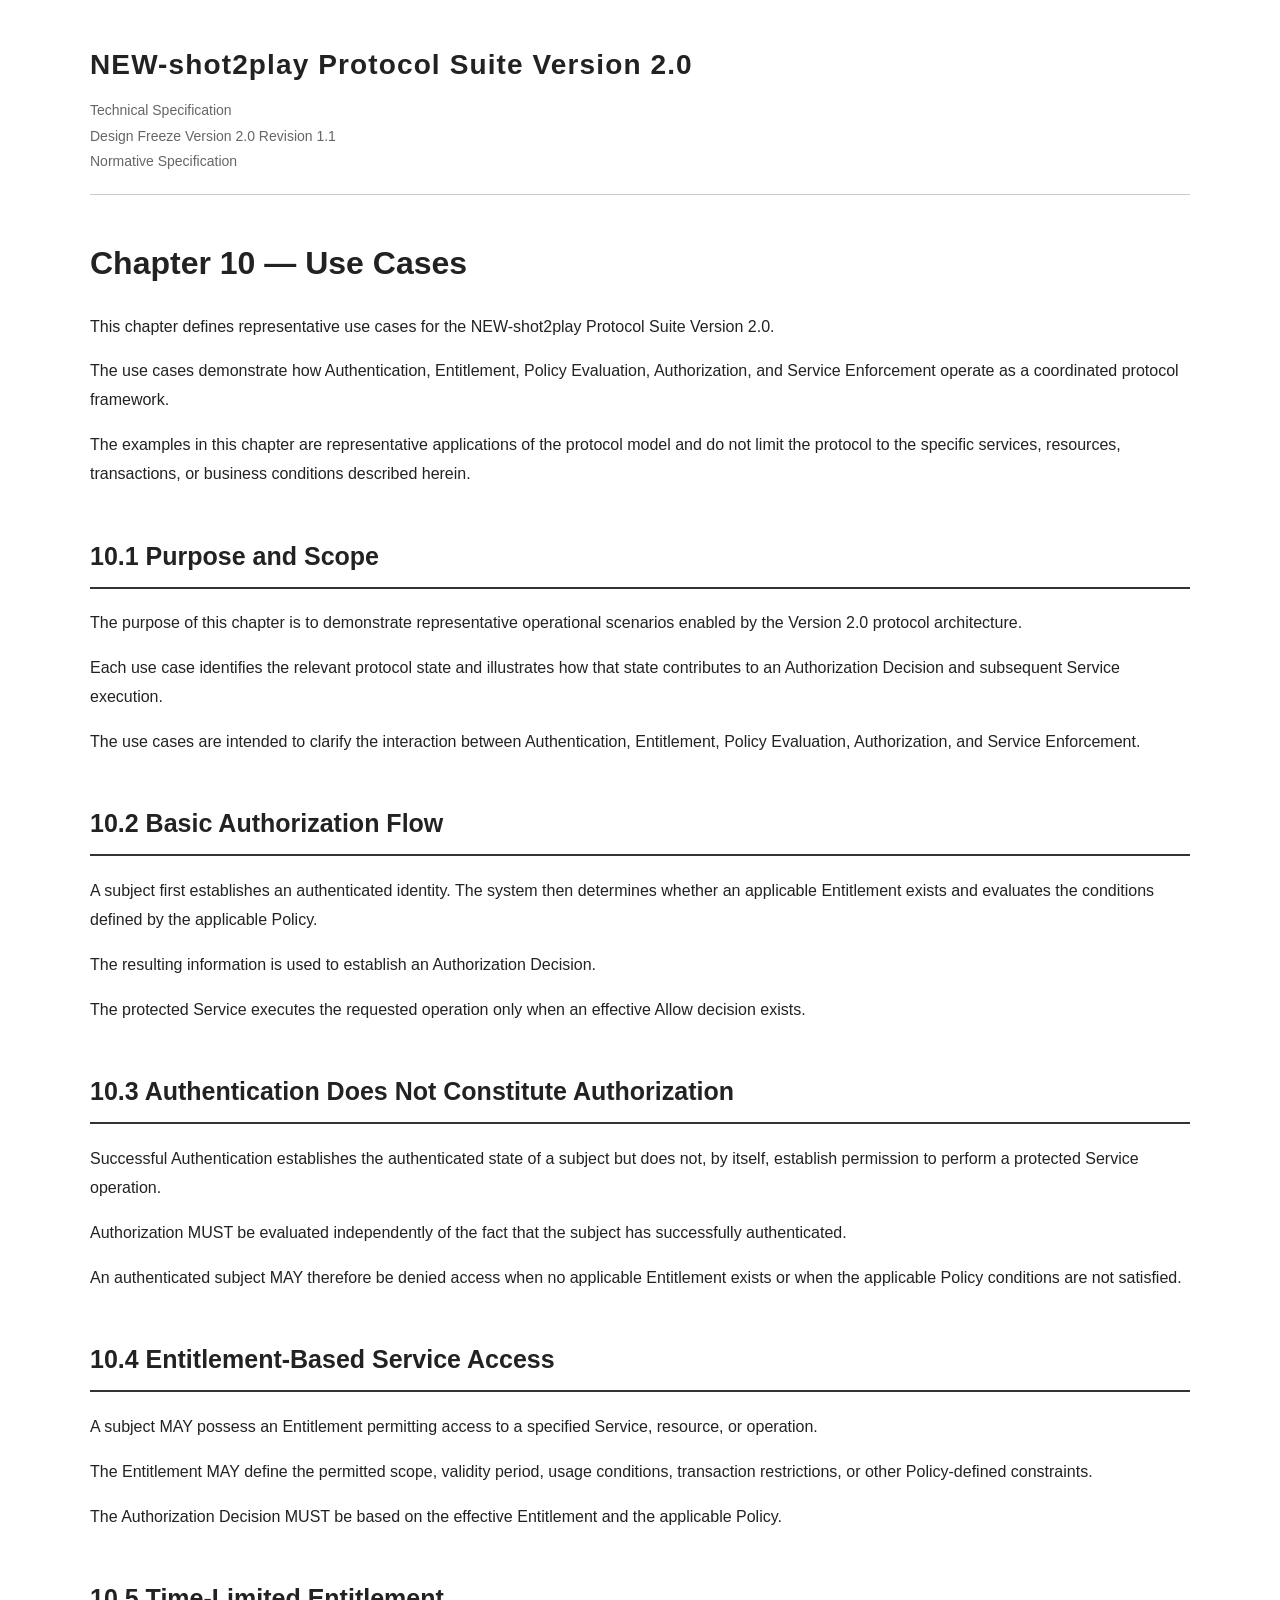
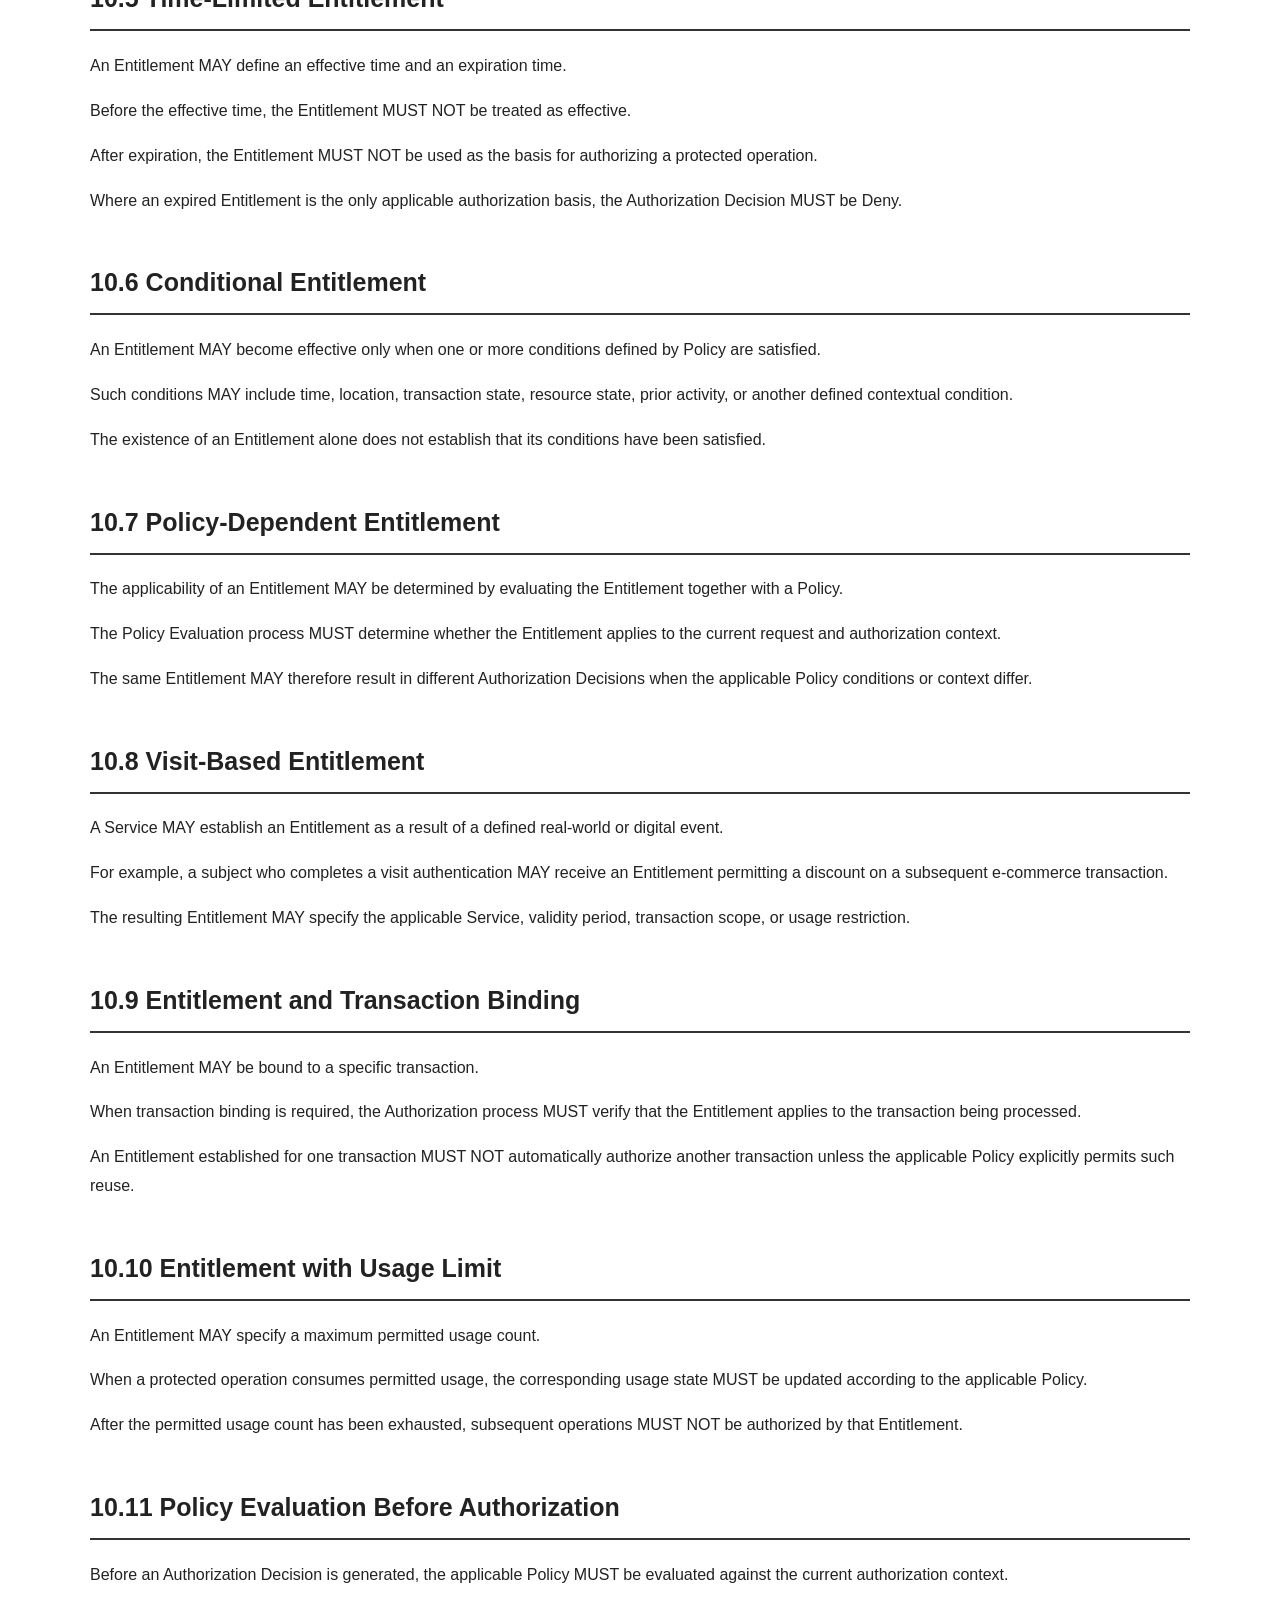
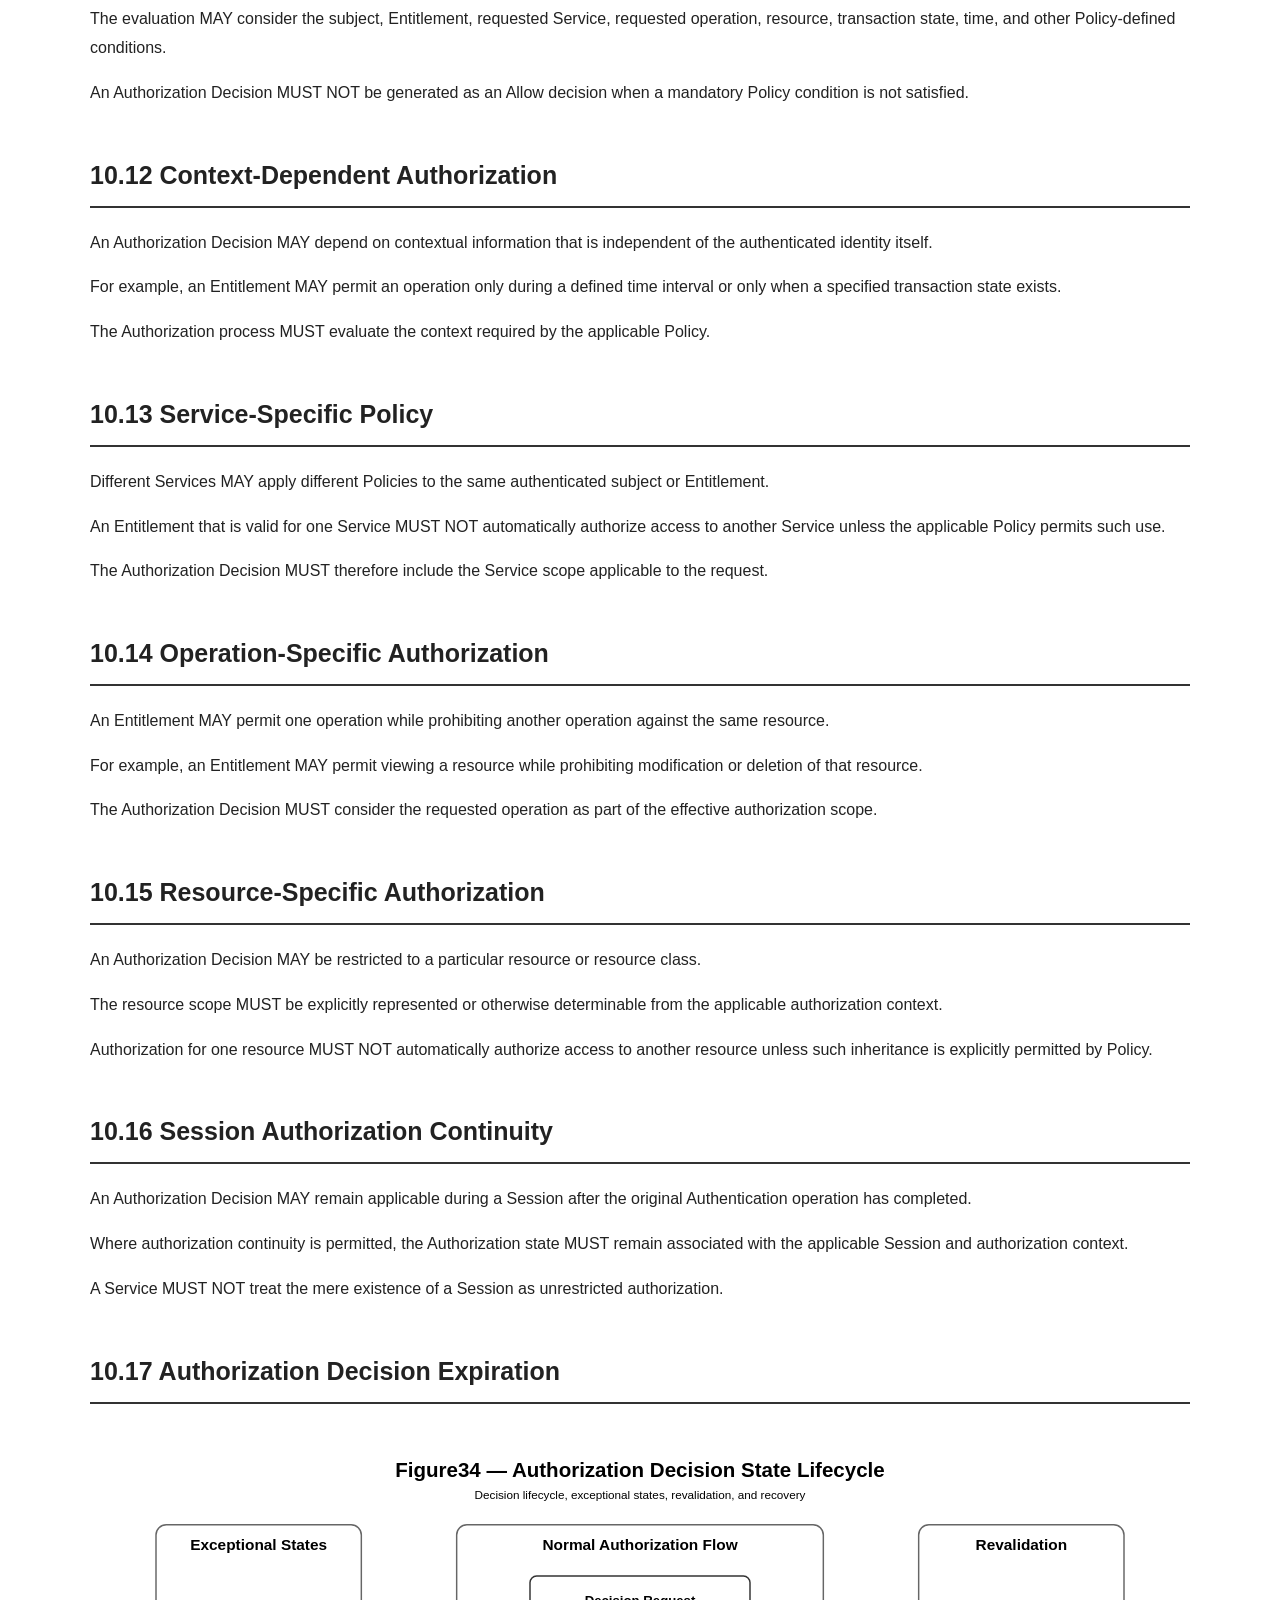
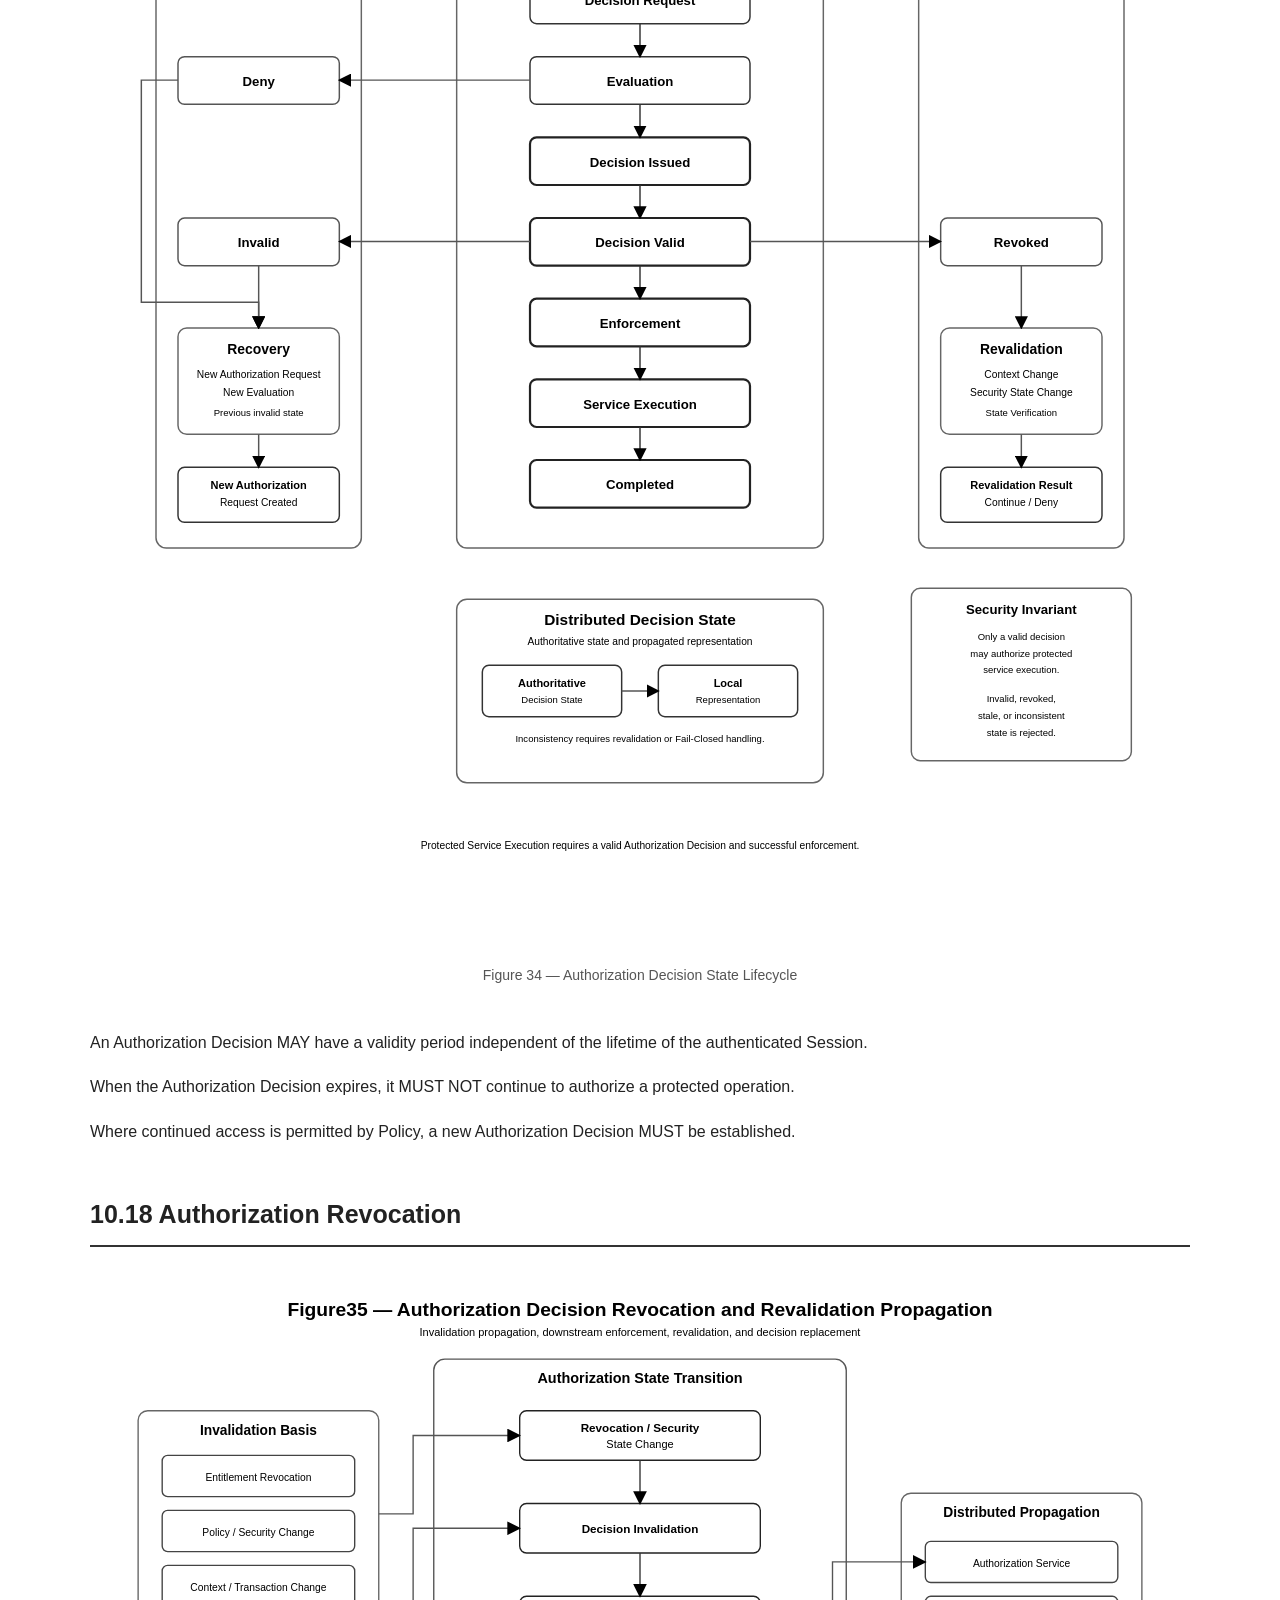
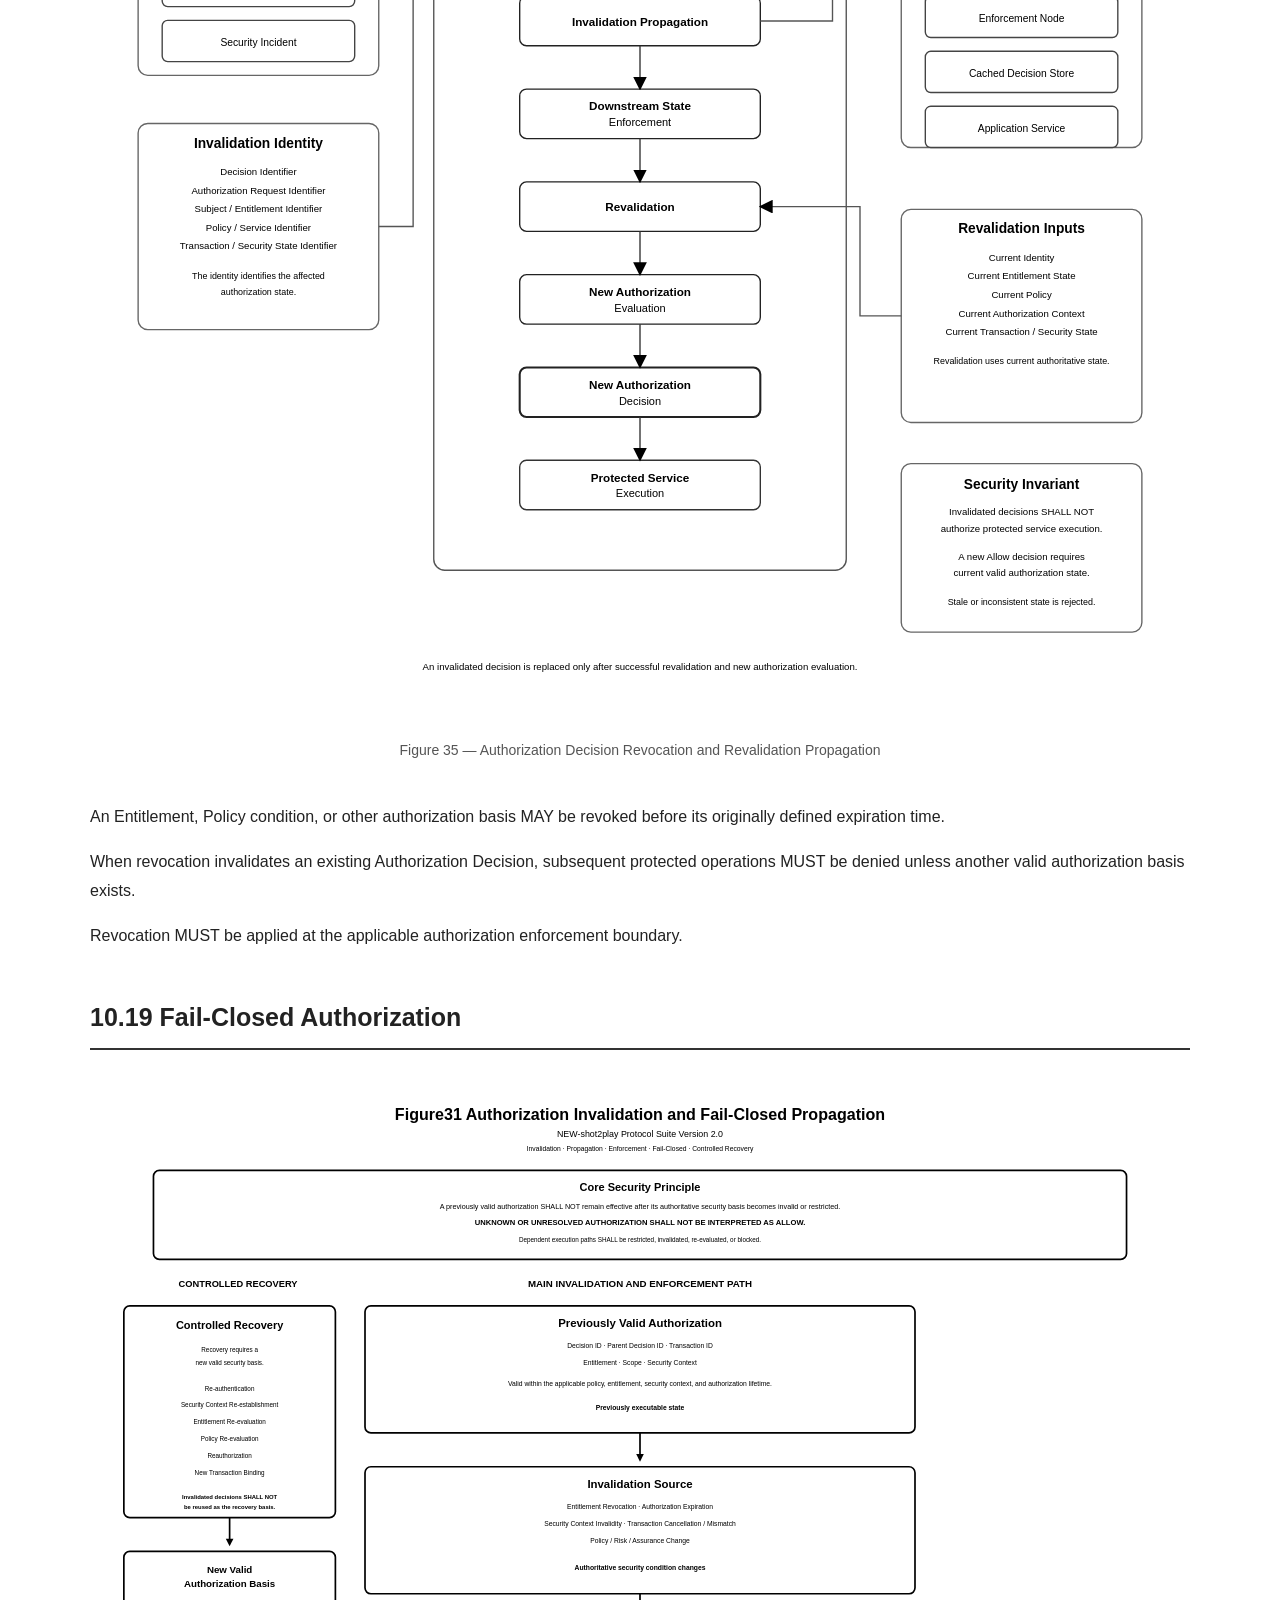
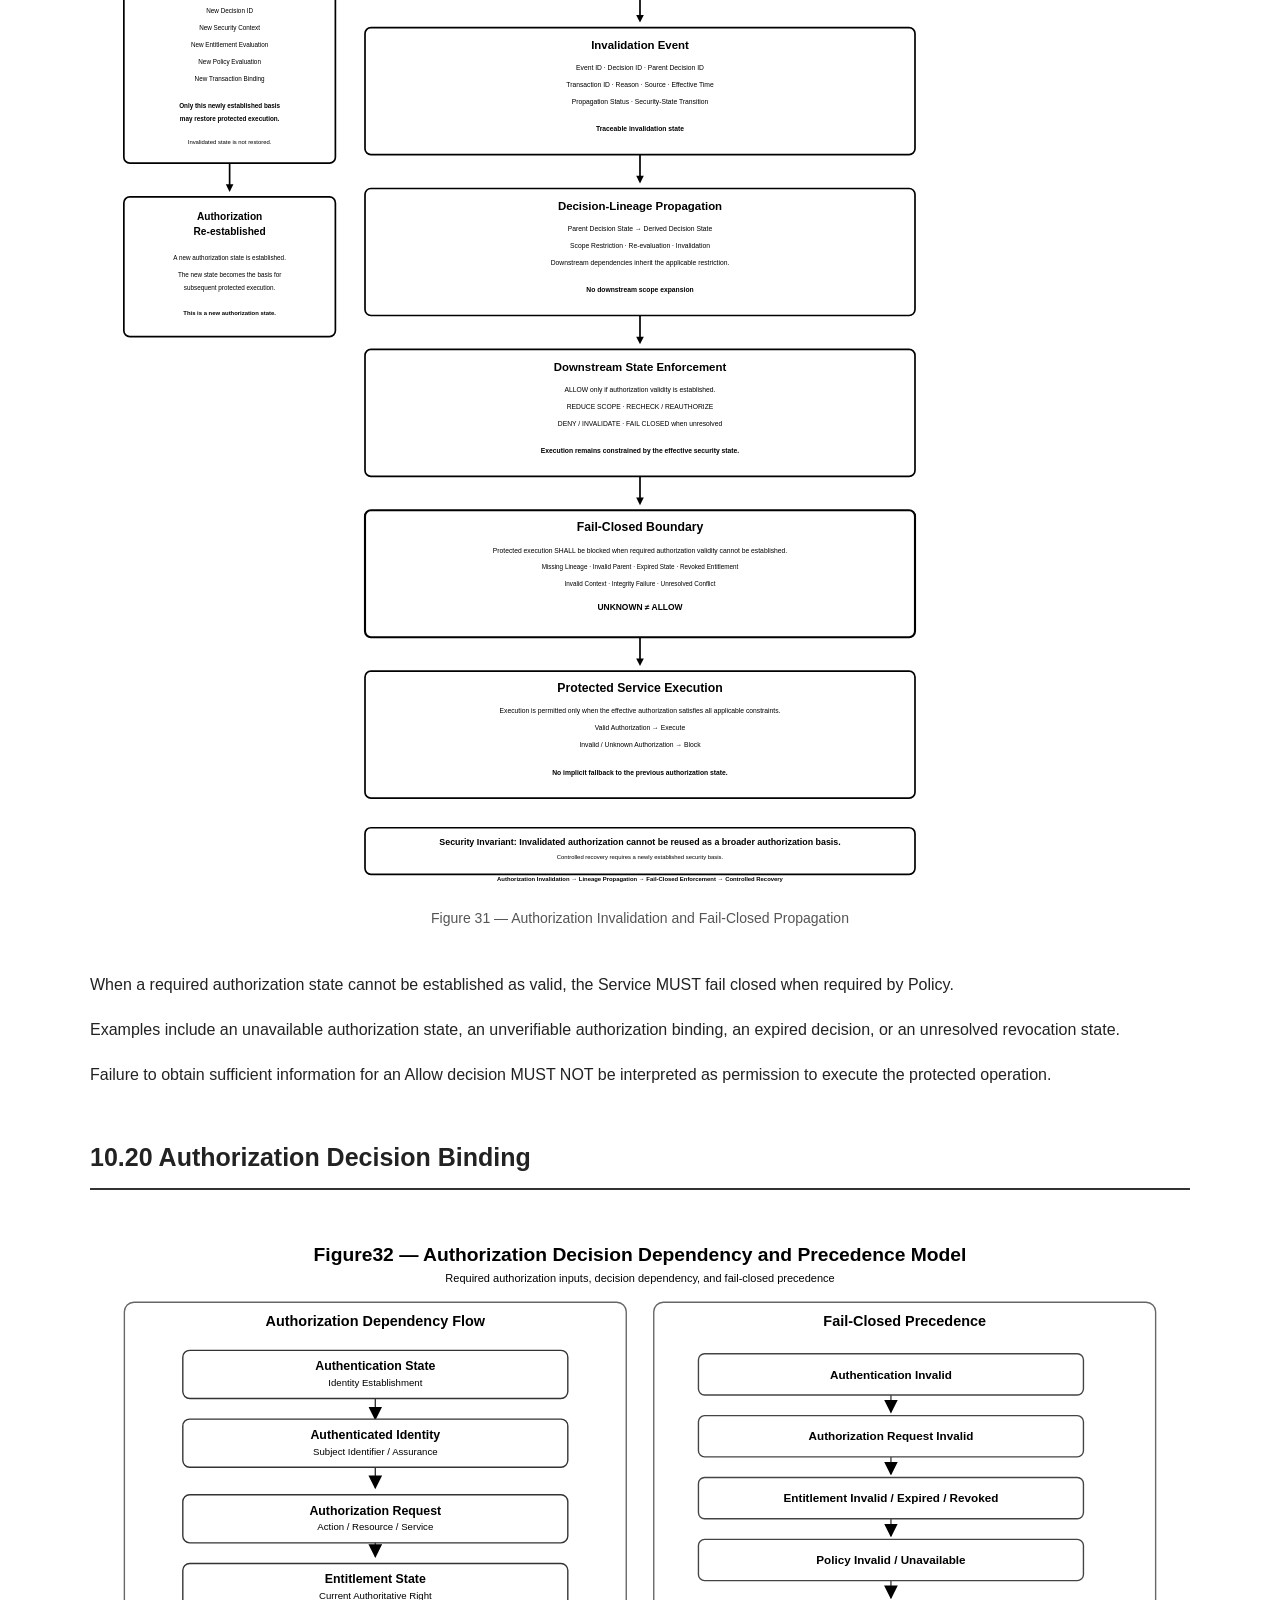
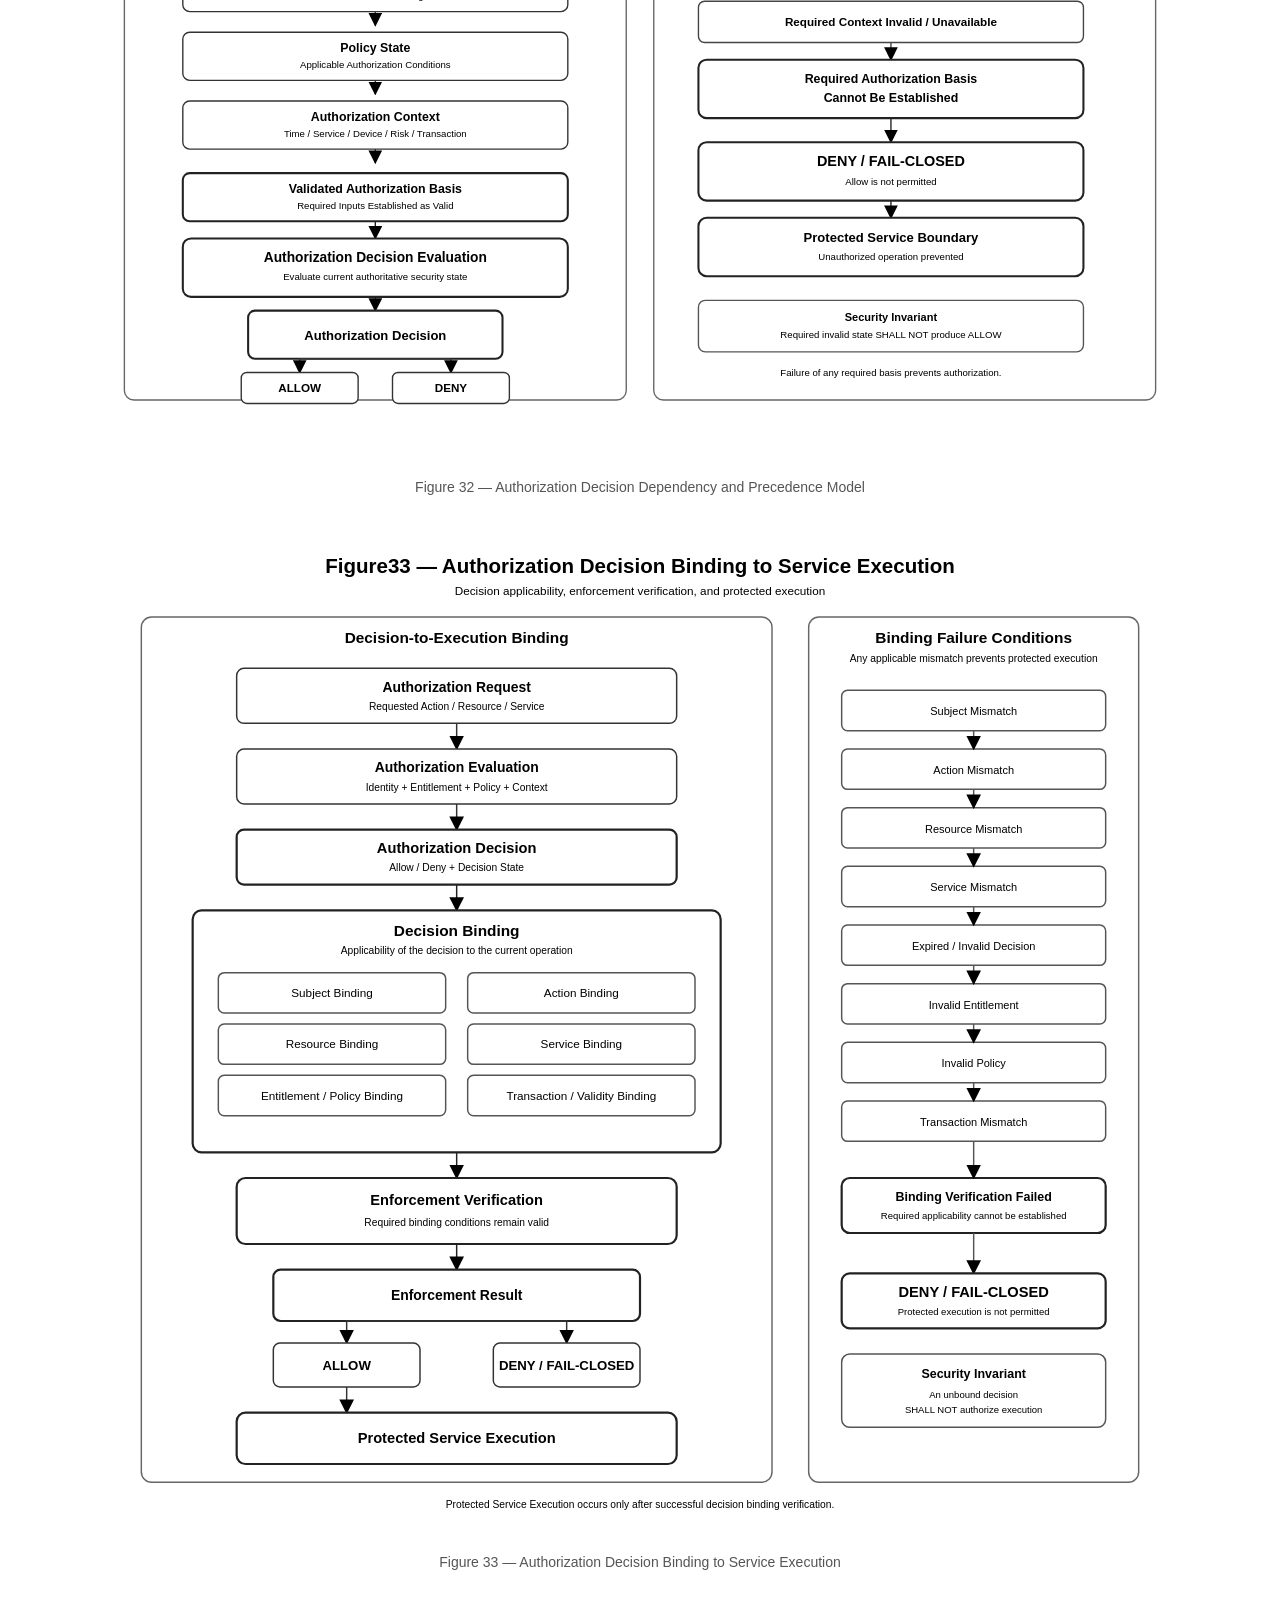
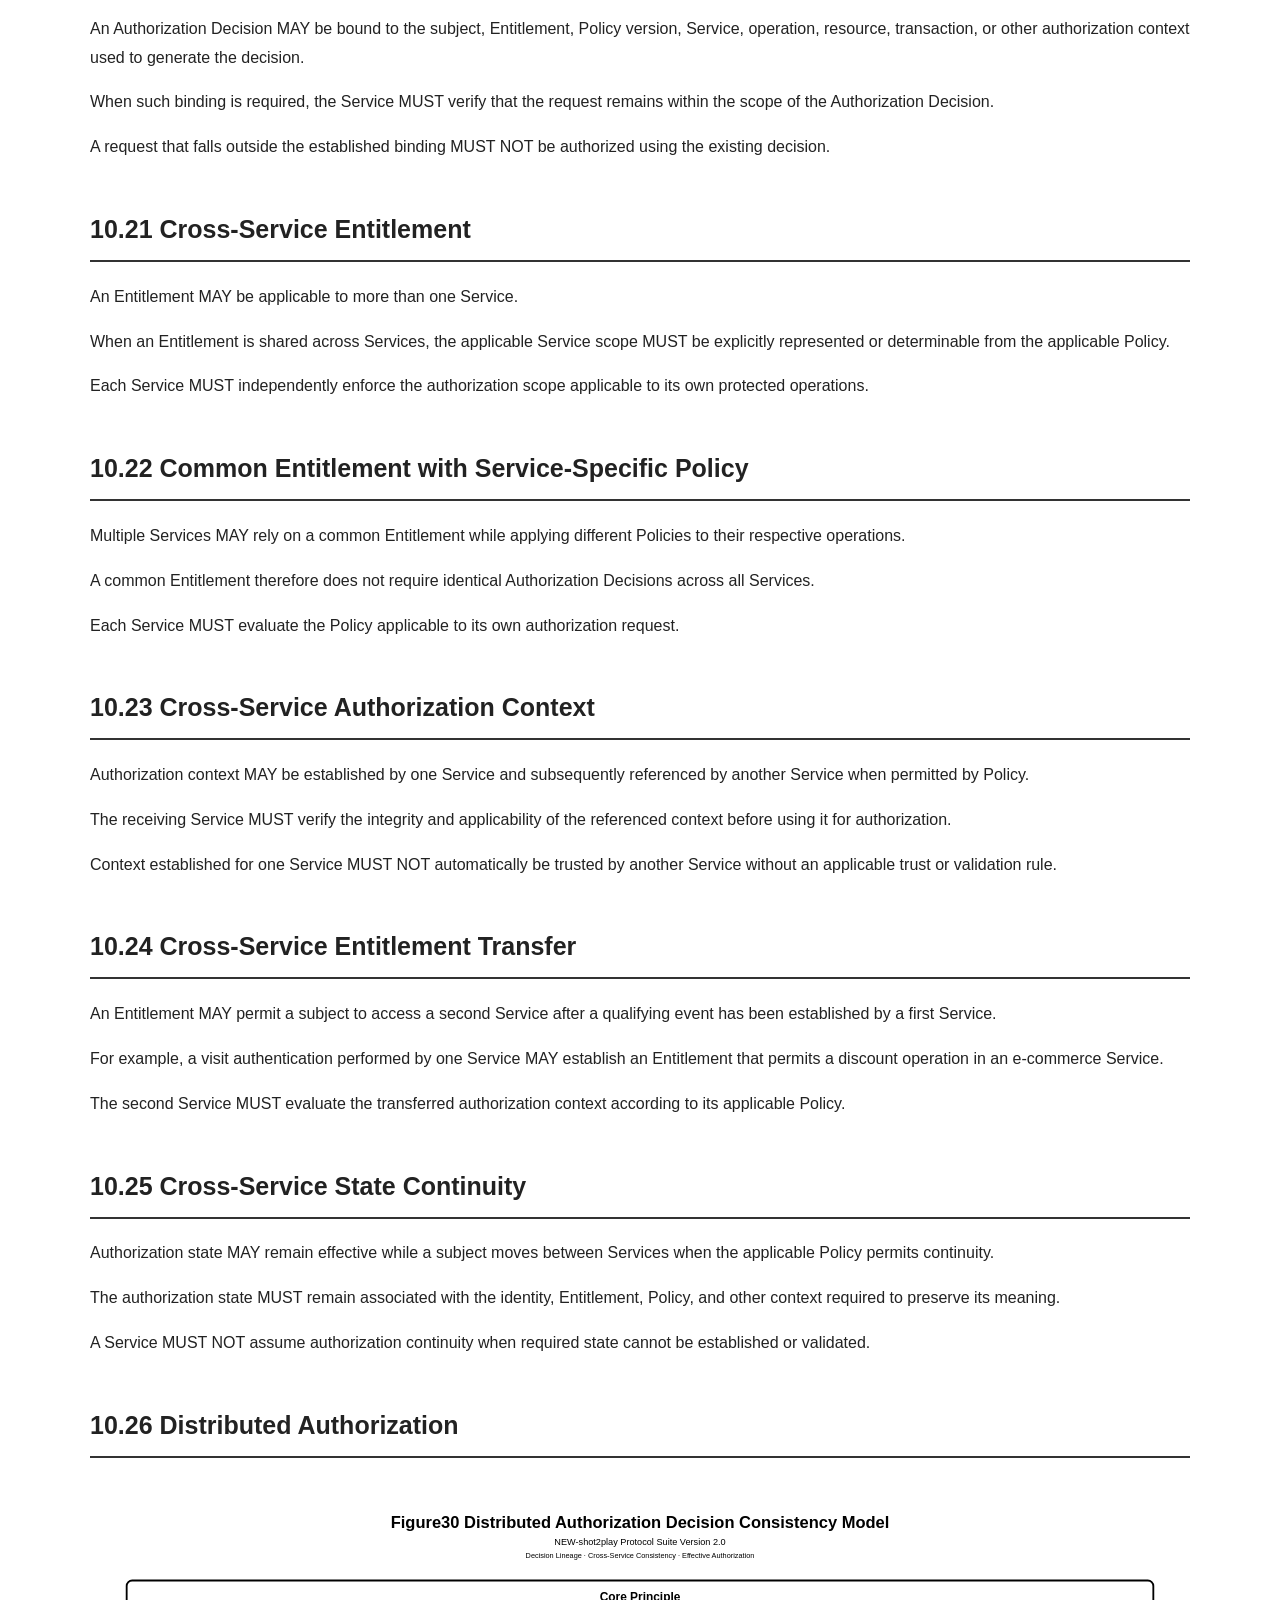
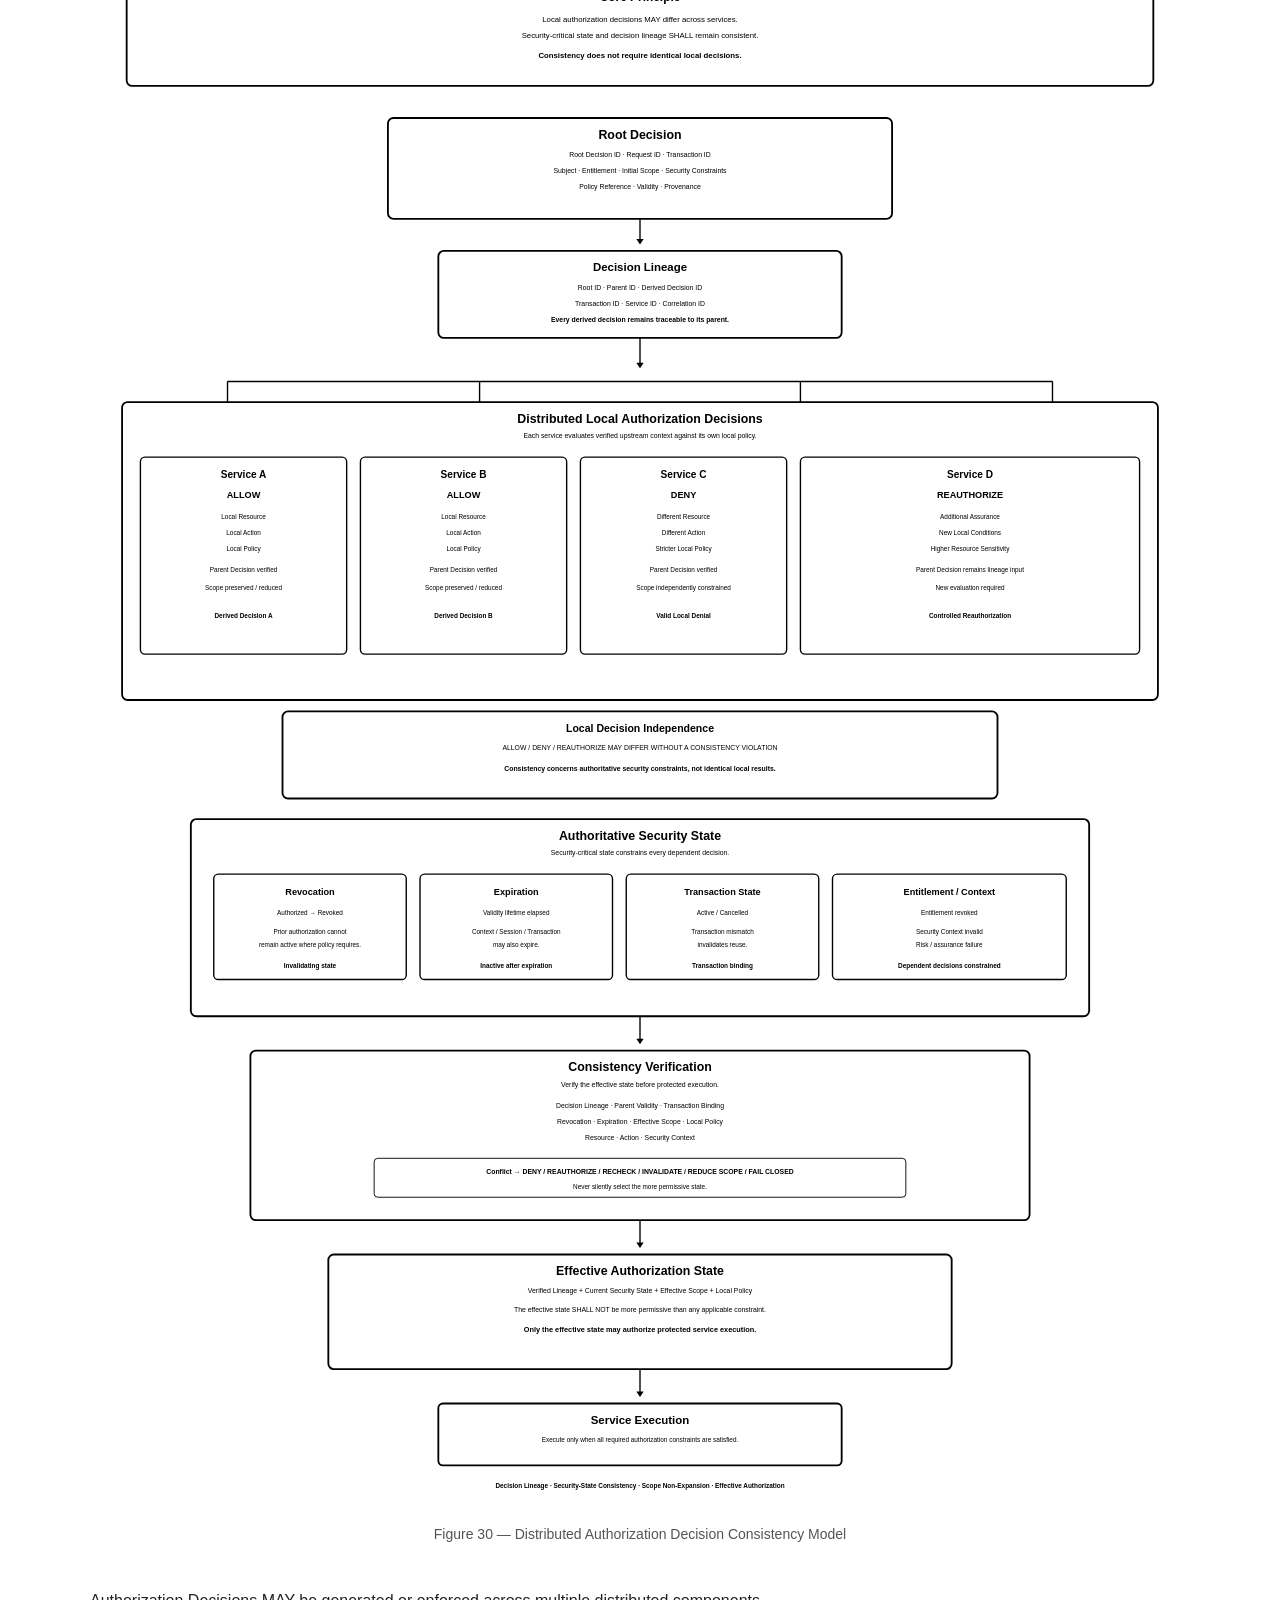
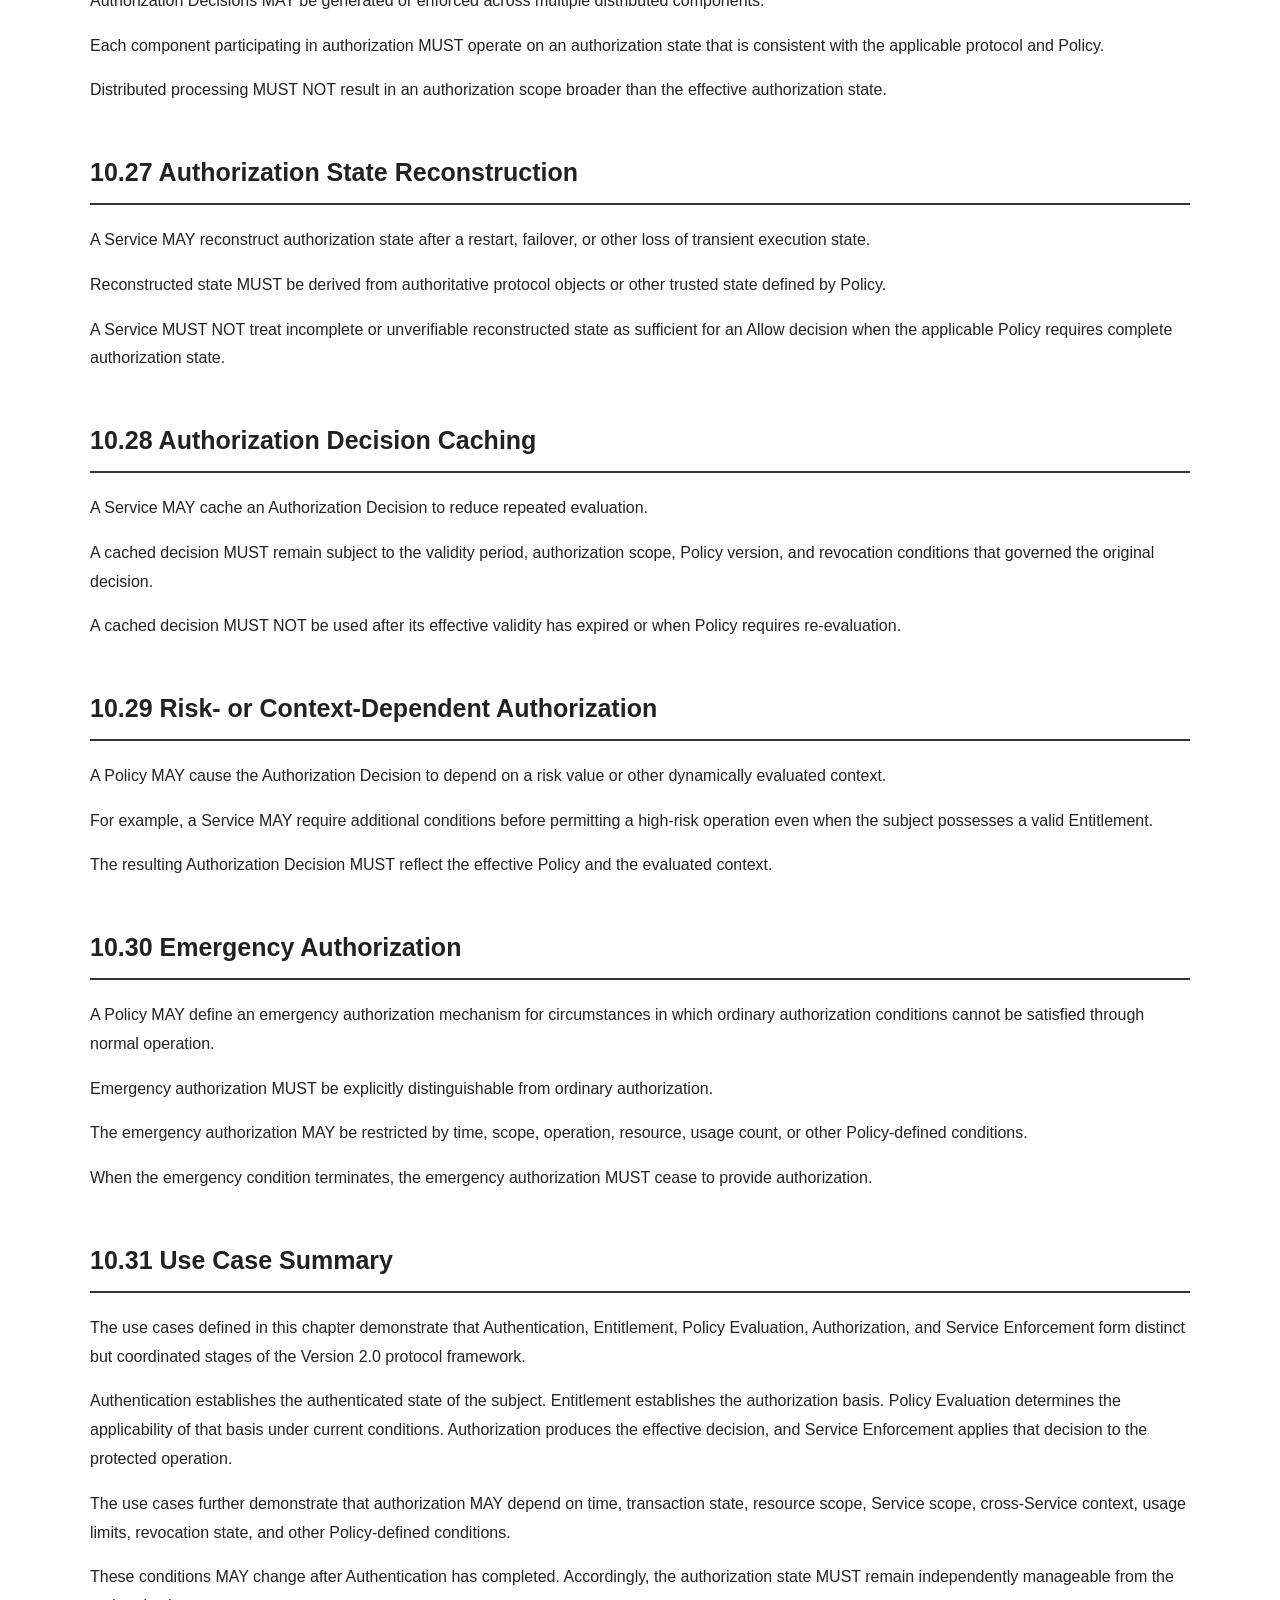
<file: docs/chapter10_use_cases.html>
<!DOCTYPE html>
<html lang="en">

<head>

<meta charset="UTF-8">

<meta name="viewport" content="width=device-width, initial-scale=1.0">

<title>
Chapter 10 — Use Cases
</title>

<link rel="stylesheet" href="../css/patent.css">

</head>


<body>


<div class="container">


<header class="spec-header">

<div class="spec-title">
NEW-shot2play Protocol Suite Version 2.0
</div>

<div class="spec-version">
Technical Specification<br>
Design Freeze Version 2.0 Revision 1.1<br>
Normative Specification
</div>

</header>


<main>


<section>

<h1>
Chapter 10 — Use Cases
</h1>

<p>
This chapter defines representative use cases for the
NEW-shot2play Protocol Suite Version 2.0.
</p>

<p>
The use cases demonstrate how Authentication, Entitlement,
Policy Evaluation, Authorization, and Service Enforcement
operate as a coordinated protocol framework.
</p>

<p>
The examples in this chapter are representative applications
of the protocol model and do not limit the protocol to the
specific services, resources, transactions, or business
conditions described herein.
</p>

</section>


<section>

<h2>
10.1 Purpose and Scope
</h2>

<p>
The purpose of this chapter is to demonstrate representative
operational scenarios enabled by the Version 2.0 protocol
architecture.
</p>

<p>
Each use case identifies the relevant protocol state and
illustrates how that state contributes to an Authorization
Decision and subsequent Service execution.
</p>

<p>
The use cases are intended to clarify the interaction between
Authentication, Entitlement, Policy Evaluation, Authorization,
and Service Enforcement.
</p>

</section>


<section>

<h2>
10.2 Basic Authorization Flow
</h2>

<p>
A subject first establishes an authenticated identity.
The system then determines whether an applicable Entitlement
exists and evaluates the conditions defined by the applicable
Policy.
</p>

<p>
The resulting information is used to establish an
Authorization Decision.
</p>

<p>
The protected Service executes the requested operation only
when an effective Allow decision exists.
</p>

</section>


<section>

<h2>
10.3 Authentication Does Not Constitute Authorization
</h2>

<p>
Successful Authentication establishes the authenticated state
of a subject but does not, by itself, establish permission to
perform a protected Service operation.
</p>

<p>
Authorization MUST be evaluated independently of the fact that
the subject has successfully authenticated.
</p>

<p>
An authenticated subject MAY therefore be denied access when
no applicable Entitlement exists or when the applicable Policy
conditions are not satisfied.
</p>

</section>


<section>

<h2>
10.4 Entitlement-Based Service Access
</h2>

<p>
A subject MAY possess an Entitlement permitting access to a
specified Service, resource, or operation.
</p>

<p>
The Entitlement MAY define the permitted scope, validity
period, usage conditions, transaction restrictions, or other
Policy-defined constraints.
</p>

<p>
The Authorization Decision MUST be based on the effective
Entitlement and the applicable Policy.
</p>

</section>


<section>

<h2>
10.5 Time-Limited Entitlement
</h2>

<p>
An Entitlement MAY define an effective time and an expiration
time.
</p>

<p>
Before the effective time, the Entitlement MUST NOT be treated
as effective.
</p>

<p>
After expiration, the Entitlement MUST NOT be used as the basis
for authorizing a protected operation.
</p>

<p>
Where an expired Entitlement is the only applicable
authorization basis, the Authorization Decision MUST be Deny.
</p>

</section>


<section>

<h2>
10.6 Conditional Entitlement
</h2>

<p>
An Entitlement MAY become effective only when one or more
conditions defined by Policy are satisfied.
</p>

<p>
Such conditions MAY include time, location, transaction state,
resource state, prior activity, or another defined contextual
condition.
</p>

<p>
The existence of an Entitlement alone does not establish that
its conditions have been satisfied.
</p>

</section>


<section>

<h2>
10.7 Policy-Dependent Entitlement
</h2>

<p>
The applicability of an Entitlement MAY be determined by
evaluating the Entitlement together with a Policy.
</p>

<p>
The Policy Evaluation process MUST determine whether the
Entitlement applies to the current request and authorization
context.
</p>

<p>
The same Entitlement MAY therefore result in different
Authorization Decisions when the applicable Policy conditions
or context differ.
</p>

</section>


<section>

<h2>
10.8 Visit-Based Entitlement
</h2>

<p>
A Service MAY establish an Entitlement as a result of a
defined real-world or digital event.
</p>

<p>
For example, a subject who completes a visit authentication
MAY receive an Entitlement permitting a discount on a
subsequent e-commerce transaction.
</p>

<p>
The resulting Entitlement MAY specify the applicable Service,
validity period, transaction scope, or usage restriction.
</p>

</section>


<section>

<h2>
10.9 Entitlement and Transaction Binding
</h2>

<p>
An Entitlement MAY be bound to a specific transaction.
</p>

<p>
When transaction binding is required, the Authorization
process MUST verify that the Entitlement applies to the
transaction being processed.
</p>

<p>
An Entitlement established for one transaction MUST NOT
automatically authorize another transaction unless the
applicable Policy explicitly permits such reuse.
</p>

</section>


<section>

<h2>
10.10 Entitlement with Usage Limit
</h2>

<p>
An Entitlement MAY specify a maximum permitted usage count.
</p>

<p>
When a protected operation consumes permitted usage, the
corresponding usage state MUST be updated according to the
applicable Policy.
</p>

<p>
After the permitted usage count has been exhausted, subsequent
operations MUST NOT be authorized by that Entitlement.
</p>

</section>



<section>

<h2>
10.11 Policy Evaluation Before Authorization
</h2>

<p>
Before an Authorization Decision is generated, the applicable
Policy MUST be evaluated against the current authorization
context.
</p>

<p>
The evaluation MAY consider the subject, Entitlement, requested
Service, requested operation, resource, transaction state,
time, and other Policy-defined conditions.
</p>

<p>
An Authorization Decision MUST NOT be generated as an Allow
decision when a mandatory Policy condition is not satisfied.
</p>

</section>


<section>

<h2>
10.12 Context-Dependent Authorization
</h2>

<p>
An Authorization Decision MAY depend on contextual information
that is independent of the authenticated identity itself.
</p>

<p>
For example, an Entitlement MAY permit an operation only during
a defined time interval or only when a specified transaction
state exists.
</p>

<p>
The Authorization process MUST evaluate the context required by
the applicable Policy.
</p>

</section>


<section>

<h2>
10.13 Service-Specific Policy
</h2>

<p>
Different Services MAY apply different Policies to the same
authenticated subject or Entitlement.
</p>

<p>
An Entitlement that is valid for one Service MUST NOT
automatically authorize access to another Service unless the
applicable Policy permits such use.
</p>

<p>
The Authorization Decision MUST therefore include the Service
scope applicable to the request.
</p>

</section>


<section>

<h2>
10.14 Operation-Specific Authorization
</h2>

<p>
An Entitlement MAY permit one operation while prohibiting
another operation against the same resource.
</p>

<p>
For example, an Entitlement MAY permit viewing a resource while
prohibiting modification or deletion of that resource.
</p>

<p>
The Authorization Decision MUST consider the requested
operation as part of the effective authorization scope.
</p>

</section>


<section>

<h2>
10.15 Resource-Specific Authorization
</h2>

<p>
An Authorization Decision MAY be restricted to a particular
resource or resource class.
</p>

<p>
The resource scope MUST be explicitly represented or otherwise
determinable from the applicable authorization context.
</p>

<p>
Authorization for one resource MUST NOT automatically authorize
access to another resource unless such inheritance is explicitly
permitted by Policy.
</p>

</section>


<section>

<h2>
10.16 Session Authorization Continuity
</h2>

<p>
An Authorization Decision MAY remain applicable during a Session
after the original Authentication operation has completed.
</p>

<p>
Where authorization continuity is permitted, the Authorization
state MUST remain associated with the applicable Session and
authorization context.
</p>

<p>
A Service MUST NOT treat the mere existence of a Session as
unrestricted authorization.
</p>

</section>


<section>

<h2>
10.17 Authorization Decision Expiration
</h2>

<figure class="figure-container">

<img
src="../figures/figure34_authorization_decision_state_lifecycle.svg"
alt="Figure 34 — Authorization Decision State Lifecycle"
>

<div class="figure-caption">
Figure 34 — Authorization Decision State Lifecycle
</div>

</figure>


<p>
An Authorization Decision MAY have a validity period independent
of the lifetime of the authenticated Session.
</p>

<p>
When the Authorization Decision expires, it MUST NOT continue
to authorize a protected operation.
</p>

<p>
Where continued access is permitted by Policy, a new
Authorization Decision MUST be established.
</p>

</section>


<section>

<h2>
10.18 Authorization Revocation
</h2>

<figure class="figure-container">

<img
src="../figures/figure35_authorization_decision_revocation_revalidation_propagation.svg"
alt="Figure 35 — Authorization Decision Revocation and Revalidation Propagation"
>

<div class="figure-caption">
Figure 35 — Authorization Decision Revocation and Revalidation Propagation
</div>

</figure>


<p>
An Entitlement, Policy condition, or other authorization basis
MAY be revoked before its originally defined expiration time.
</p>

<p>
When revocation invalidates an existing Authorization Decision,
subsequent protected operations MUST be denied unless another
valid authorization basis exists.
</p>

<p>
Revocation MUST be applied at the applicable authorization
enforcement boundary.
</p>

</section>


<section>

<h2>
10.19 Fail-Closed Authorization
</h2>

<figure class="figure-container">

<img
src="../figures/figure31_authorization_invalidation_fail_closed_propagation.svg"
alt="Figure 31 — Authorization Invalidation and Fail-Closed Propagation"
>

<div class="figure-caption">
Figure 31 — Authorization Invalidation and Fail-Closed Propagation
</div>

</figure>


<p>
When a required authorization state cannot be established as
valid, the Service MUST fail closed when required by Policy.
</p>

<p>
Examples include an unavailable authorization state, an
unverifiable authorization binding, an expired decision, or
an unresolved revocation state.
</p>

<p>
Failure to obtain sufficient information for an Allow decision
MUST NOT be interpreted as permission to execute the protected
operation.
</p>

</section>


<section>

<h2>
10.20 Authorization Decision Binding
</h2>

<figure class="figure-container">

<img
src="../figures/figure32_authorization_decision_dependency_precedence.svg"
alt="Figure 32 — Authorization Decision Dependency and Precedence Model"
>

<div class="figure-caption">
Figure 32 — Authorization Decision Dependency and Precedence Model
</div>

</figure>

<figure class="figure-container">

<img
src="../figures/figure33_authorization_decision_binding_service_execution.svg"
alt="Figure 33 — Authorization Decision Binding to Service Execution"
>

<div class="figure-caption">
Figure 33 — Authorization Decision Binding to Service Execution
</div>

</figure>


<p>
An Authorization Decision MAY be bound to the subject,
Entitlement, Policy version, Service, operation, resource,
transaction, or other authorization context used to generate
the decision.
</p>

<p>
When such binding is required, the Service MUST verify that the
request remains within the scope of the Authorization Decision.
</p>

<p>
A request that falls outside the established binding MUST NOT
be authorized using the existing decision.
</p>

</section>



<section>

<h2>
10.21 Cross-Service Entitlement
</h2>

<p>
An Entitlement MAY be applicable to more than one Service.
</p>

<p>
When an Entitlement is shared across Services, the applicable
Service scope MUST be explicitly represented or determinable from
the applicable Policy.
</p>

<p>
Each Service MUST independently enforce the authorization scope
applicable to its own protected operations.
</p>

</section>


<section>

<h2>
10.22 Common Entitlement with Service-Specific Policy
</h2>

<p>
Multiple Services MAY rely on a common Entitlement while applying
different Policies to their respective operations.
</p>

<p>
A common Entitlement therefore does not require identical
Authorization Decisions across all Services.
</p>

<p>
Each Service MUST evaluate the Policy applicable to its own
authorization request.
</p>

</section>


<section>

<h2>
10.23 Cross-Service Authorization Context
</h2>

<p>
Authorization context MAY be established by one Service and
subsequently referenced by another Service when permitted by
Policy.
</p>

<p>
The receiving Service MUST verify the integrity and applicability
of the referenced context before using it for authorization.
</p>

<p>
Context established for one Service MUST NOT automatically be
trusted by another Service without an applicable trust or
validation rule.
</p>

</section>


<section>

<h2>
10.24 Cross-Service Entitlement Transfer
</h2>

<p>
An Entitlement MAY permit a subject to access a second Service
after a qualifying event has been established by a first Service.
</p>

<p>
For example, a visit authentication performed by one Service MAY
establish an Entitlement that permits a discount operation in an
e-commerce Service.
</p>

<p>
The second Service MUST evaluate the transferred authorization
context according to its applicable Policy.
</p>

</section>


<section>

<h2>
10.25 Cross-Service State Continuity
</h2>

<p>
Authorization state MAY remain effective while a subject moves
between Services when the applicable Policy permits continuity.
</p>

<p>
The authorization state MUST remain associated with the identity,
Entitlement, Policy, and other context required to preserve its
meaning.
</p>

<p>
A Service MUST NOT assume authorization continuity when required
state cannot be established or validated.
</p>

</section>


<section>

<h2>
10.26 Distributed Authorization
</h2>

<figure class="figure-container">

<img
src="../figures/figure30_distributed_authorization_decision_consistency.svg"
alt="Figure 30 — Distributed Authorization Decision Consistency Model"
>

<div class="figure-caption">
Figure 30 — Distributed Authorization Decision Consistency Model
</div>

</figure>


<p>
Authorization Decisions MAY be generated or enforced across
multiple distributed components.
</p>

<p>
Each component participating in authorization MUST operate on an
authorization state that is consistent with the applicable
protocol and Policy.
</p>

<p>
Distributed processing MUST NOT result in an authorization scope
broader than the effective authorization state.
</p>

</section>


<section>

<h2>
10.27 Authorization State Reconstruction
</h2>

<p>
A Service MAY reconstruct authorization state after a restart,
failover, or other loss of transient execution state.
</p>

<p>
Reconstructed state MUST be derived from authoritative protocol
objects or other trusted state defined by Policy.
</p>

<p>
A Service MUST NOT treat incomplete or unverifiable reconstructed
state as sufficient for an Allow decision when the applicable
Policy requires complete authorization state.
</p>

</section>


<section>

<h2>
10.28 Authorization Decision Caching
</h2>

<p>
A Service MAY cache an Authorization Decision to reduce repeated
evaluation.
</p>

<p>
A cached decision MUST remain subject to the validity period,
authorization scope, Policy version, and revocation conditions
that governed the original decision.
</p>

<p>
A cached decision MUST NOT be used after its effective validity
has expired or when Policy requires re-evaluation.
</p>

</section>


<section>

<h2>
10.29 Risk- or Context-Dependent Authorization
</h2>

<p>
A Policy MAY cause the Authorization Decision to depend on a
risk value or other dynamically evaluated context.
</p>

<p>
For example, a Service MAY require additional conditions before
permitting a high-risk operation even when the subject possesses
a valid Entitlement.
</p>

<p>
The resulting Authorization Decision MUST reflect the effective
Policy and the evaluated context.
</p>

</section>


<section>

<h2>
10.30 Emergency Authorization
</h2>

<p>
A Policy MAY define an emergency authorization mechanism for
circumstances in which ordinary authorization conditions cannot
be satisfied through normal operation.
</p>

<p>
Emergency authorization MUST be explicitly distinguishable from
ordinary authorization.
</p>

<p>
The emergency authorization MAY be restricted by time, scope,
operation, resource, usage count, or other Policy-defined
conditions.
</p>

<p>
When the emergency condition terminates, the emergency
authorization MUST cease to provide authorization.
</p>

</section>



<section>

<h2>
10.31 Use Case Summary
</h2>

<p>
The use cases defined in this chapter demonstrate that
Authentication, Entitlement, Policy Evaluation, Authorization,
and Service Enforcement form distinct but coordinated stages of
the Version 2.0 protocol framework.
</p>

<p>
Authentication establishes the authenticated state of the
subject. Entitlement establishes the authorization basis.
Policy Evaluation determines the applicability of that basis
under current conditions. Authorization produces the effective
decision, and Service Enforcement applies that decision to the
protected operation.
</p>

<p>
The use cases further demonstrate that authorization MAY depend
on time, transaction state, resource scope, Service scope,
cross-Service context, usage limits, revocation state, and
other Policy-defined conditions.
</p>

<p>
These conditions MAY change after Authentication has completed.
Accordingly, the authorization state MUST remain independently
manageable from the authentication state.
</p>

<p>
The examples also demonstrate that authorization state MAY be
maintained, transferred, reconstructed, cached, revoked, or
re-evaluated according to Policy while remaining subject to
Service enforcement and fail-closed requirements.
</p>

</section>


<section>

<h2>
10.32 Chapter Navigation
</h2>

<div class="chapter-nav">

<a href="chapter09_conformance.html">
Previous Chapter: Chapter 09 — Conformance Requirements
</a>

&nbsp;&nbsp;|&nbsp;&nbsp;

<a href="index.html">
Index
</a>

&nbsp;&nbsp;|&nbsp;&nbsp;

<a href="appendix_a_glossary.html">
Appendix A — Glossary
</a>

</div>

</section>


</main>


<footer class="spec-footer">

Copyright (c) Shot2Play Inc.<br>

NEW-shot2play Protocol Suite Version 2.0

</footer>


</div>

</body>

</html>
</file>
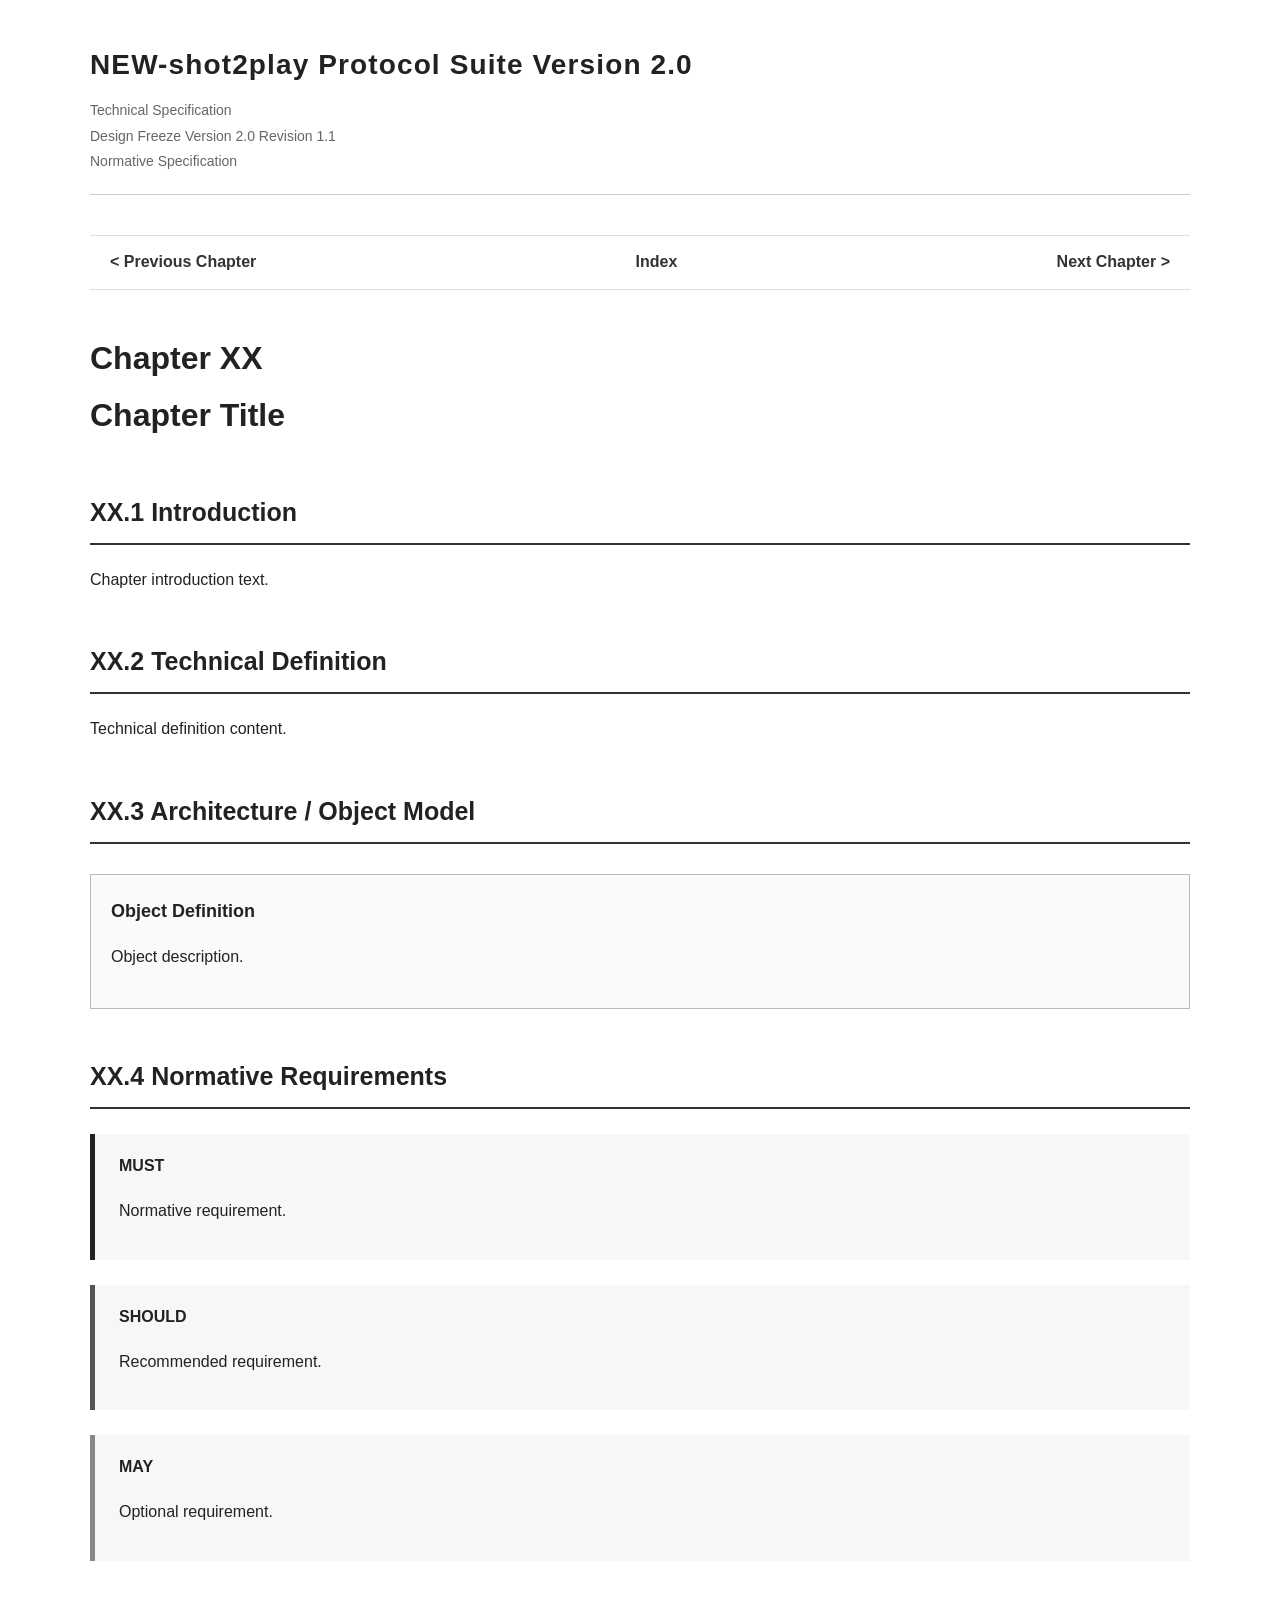
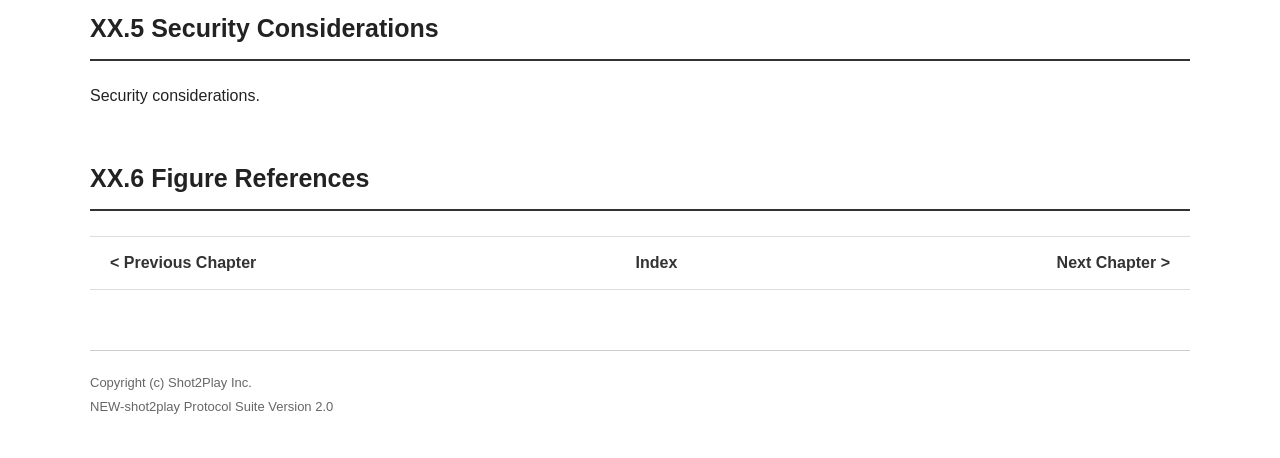
<file: docs/chapter_template.html>
<!DOCTYPE html>
<html lang="en">

<head>

<meta charset="UTF-8">

<meta name="viewport" content="width=device-width, initial-scale=1.0">

<title>
NEW-shot2play Protocol Suite Version 2.0
</title>

<link rel="stylesheet" href="../css/patent.css">

</head>


<body>


<div class="container">


<header class="spec-header">

<div class="spec-title">

NEW-shot2play Protocol Suite Version 2.0

</div>


<div class="spec-version">

Technical Specification<br>

Design Freeze Version 2.0 Revision 1.1<br>

Normative Specification

</div>


</header>





<nav class="chapter-nav">


<a href="#">
&lt; Previous Chapter
</a>


<a href="index.html">
Index
</a>


<a href="#">
Next Chapter &gt;
</a>


</nav>






<main>


<h1>

Chapter XX

<br>

Chapter Title

</h1>




<section>


<h2>

XX.1 Introduction

</h2>


<p>

Chapter introduction text.

</p>


</section>






<section>


<h2>

XX.2 Technical Definition

</h2>


<p>

Technical definition content.

</p>


</section>







<section>


<h2>

XX.3 Architecture / Object Model

</h2>


<div class="object-definition">


<div class="object-title">

Object Definition

</div>


<p>

Object description.

</p>


</div>


</section>








<section>


<h2>

XX.4 Normative Requirements

</h2>



<div class="normative must">


<strong>

MUST

</strong>


<p>

Normative requirement.

</p>


</div>





<div class="normative should">


<strong>

SHOULD

</strong>


<p>

Recommended requirement.

</p>


</div>





<div class="normative may">


<strong>

MAY

</strong>


<p>

Optional requirement.

</p>


</div>


</section>








<section>


<h2>

XX.5 Security Considerations

</h2>


<p>

Security considerations.

</p>


</section>







<section>


<h2>

XX.6 Figure References

</h2>





</section>





</main>








<nav class="chapter-nav">


<a href="#">
&lt; Previous Chapter
</a>


<a href="index.html">
Index
</a>


<a href="#">
Next Chapter &gt;
</a>


</nav>








<footer class="spec-footer">


Copyright (c) Shot2Play Inc.<br>


NEW-shot2play Protocol Suite Version 2.0


</footer>





</div>


</body>


</html>
</file>
<file: css/patent.css>
/*
============================================================
NEW-shot2play Protocol Suite Version 2.0

Technical Specification Style Sheet

Revision:
Design Freeze Version 2.0 Revision 1.1

Purpose:
RFC-style normative specification document styling

Copyright (c) Shot2Play Inc.
============================================================
*/


/* ==========================================================
   Base Document
   ========================================================== */

html {
    scroll-behavior: smooth;
}


body {
    margin: 0;
    padding: 0;

    font-family:
        "Noto Sans JP",
        "Helvetica Neue",
        Arial,
        sans-serif;

    background-color: #ffffff;

    color: #222222;

    line-height: 1.8;

    font-size: 16px;
}


/* ==========================================================
   Main Container
   ========================================================== */

.container {

    max-width: 1100px;

    margin: 0 auto;

    padding: 40px 60px;

}


/* ==========================================================
   Header
   ========================================================== */

.spec-header {

    border-bottom: 1px solid #cccccc;

    padding-bottom: 20px;

    margin-bottom: 40px;

}


.spec-title {

    font-size: 28px;

    font-weight: 700;

    letter-spacing: 0.04em;

}


.spec-version {

    margin-top: 8px;

    font-size: 14px;

    color: #666666;

}


/* ==========================================================
   Chapter Navigation
   ========================================================== */

.chapter-nav {

    display: flex;

    justify-content: space-between;

    align-items: center;

    margin: 25px 0;

    padding: 12px 20px;

    border-top: 1px solid #dddddd;

    border-bottom: 1px solid #dddddd;

}


.chapter-nav a {

    text-decoration: none;

    color: #333333;

    font-weight: 600;

}


.chapter-nav a:hover {

    text-decoration: underline;

}


/* ==========================================================
   Headings
   ========================================================== */

h1 {

    font-size: 32px;

    margin-top: 40px;

    margin-bottom: 20px;

}


h2 {

    font-size: 25px;

    margin-top: 45px;

    padding-bottom: 8px;

    border-bottom: 2px solid #333333;

}


h3 {

    font-size: 20px;

    margin-top: 30px;

}


/* ==========================================================
   Normative Language
   ========================================================== */

.normative {

    padding: 18px 24px;

    margin: 25px 0;

    border-left: 5px solid #333333;

    background-color: #f7f7f7;

}


.must {

    border-left-color: #222222;

}


.should {

    border-left-color: #555555;

}


.may {

    border-left-color: #888888;

}


/* ==========================================================
   Code / Protocol Objects
   ========================================================== */

code {

    font-family:

        "JetBrains Mono",
        "Consolas",
        monospace;

    background-color: #f2f2f2;

    padding: 2px 6px;

    border-radius: 4px;

}


pre {

    background-color: #f5f5f5;

    padding: 20px;

    overflow-x: auto;

    border: 1px solid #dddddd;

}


/* ==========================================================
   Tables
   ========================================================== */

table {

    width: 100%;

    border-collapse: collapse;

    margin: 25px 0;

}


th {

    background-color: #f0f0f0;

    font-weight: 700;

}


th,
td {

    border: 1px solid #cccccc;

    padding: 10px 14px;

    text-align: left;

}


/* ==========================================================
   Figures
   ========================================================== */

.figure-container {

    text-align: center;

    margin: 40px 0;

}


.figure-container img {

    max-width: 100%;

    height: auto;

}


.figure-caption {

    margin-top: 10px;

    font-size: 14px;

    color: #555555;

}


/* ==========================================================
   Object Definition Box
   ========================================================== */

.object-definition {

    border: 1px solid #bbbbbb;

    padding: 20px;

    margin: 30px 0;

    background-color: #fafafa;

}


.object-title {

    font-weight: 700;

    font-size: 18px;

}


/* ==========================================================
   Footer
   ========================================================== */

.spec-footer {

    margin-top: 60px;

    padding-top: 20px;

    border-top: 1px solid #cccccc;

    font-size: 13px;

    color: #666666;

}


/* ==========================================================
   Print Support
   ========================================================== */

@media print {

    body {

        font-size: 12pt;

    }


    .chapter-nav {

        display: none;

    }


    .container {

        max-width: none;

        padding: 20px;

    }

}
</file>
